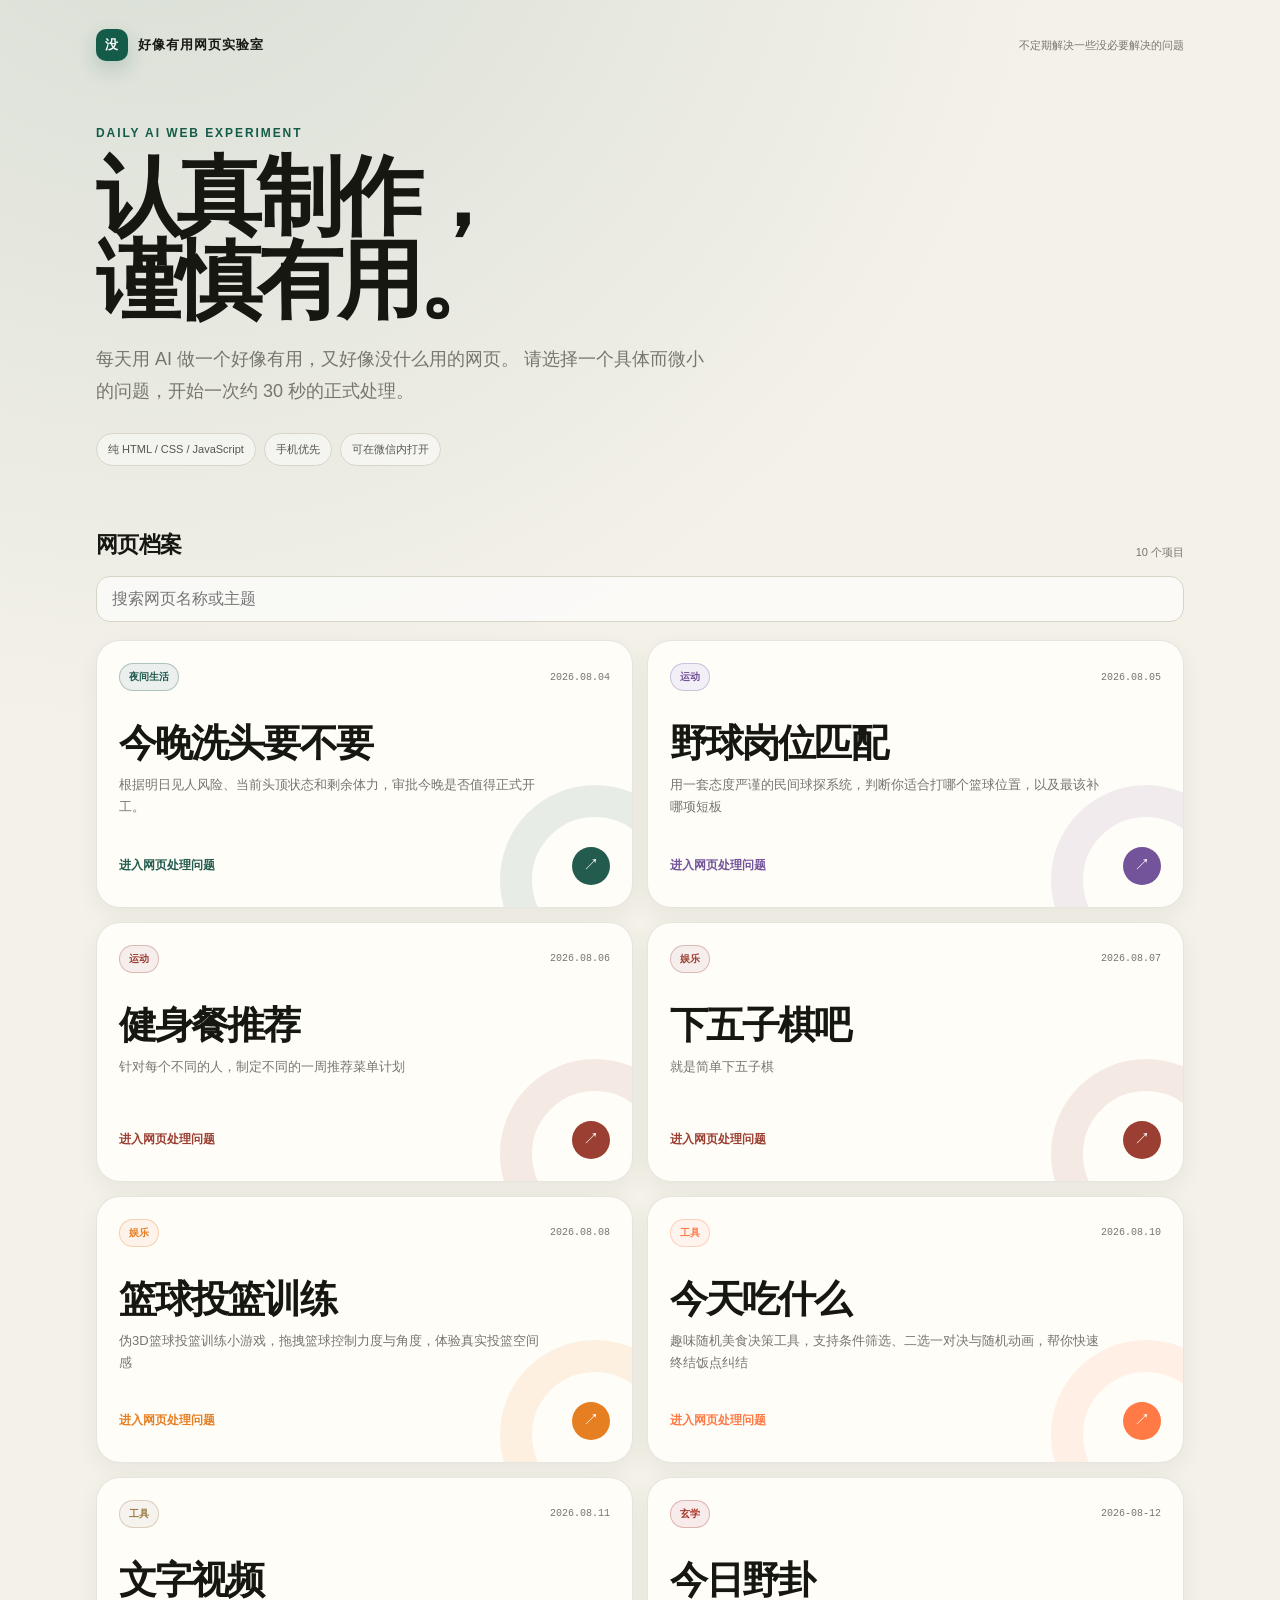
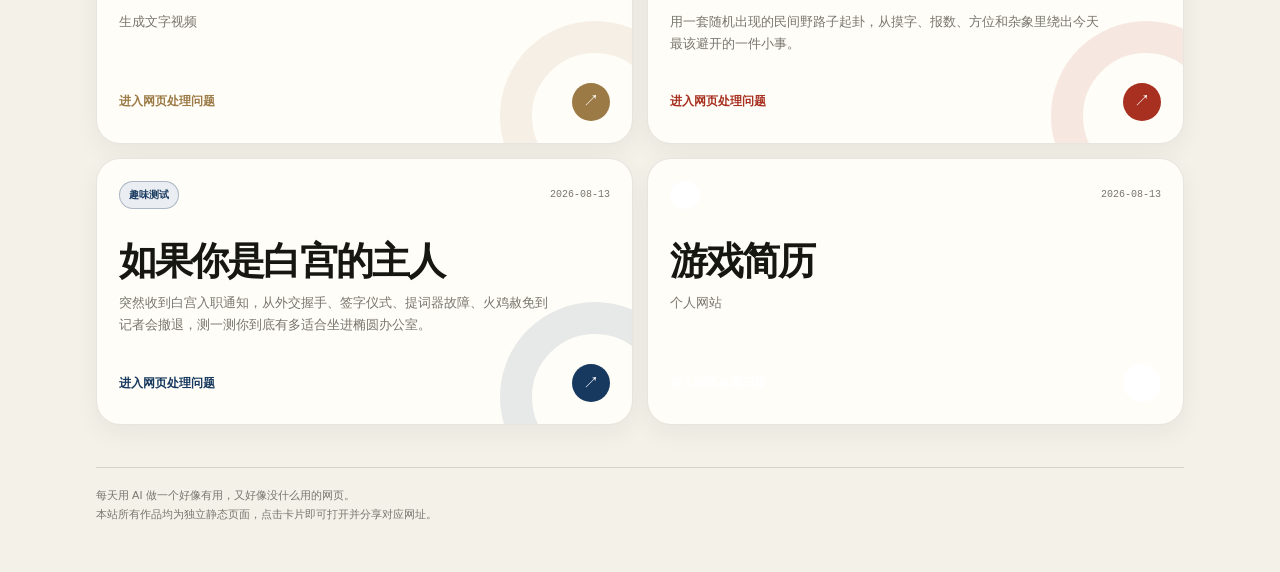
<file: index.html>
<!DOCTYPE html>
<html lang="zh-CN">
<head>
  <meta charset="UTF-8" />
  <meta name="viewport" content="width=device-width, initial-scale=1.0, viewport-fit=cover" />
  <meta name="theme-color" content="#f4f1e9" />
  <meta name="description" content="每天用 AI 做一个好像有用，又好像没什么用的网页。" />
  <title>好像有用网页实验室</title>
  <style>
    :root {
      --bg: #f4f1e9;
      --paper: #fffdf7;
      --ink: #161711;
      --muted: #77766e;
      --line: #d8d4c8;
      --accent: #155b4a;
      --accent-soft: #dfece6;
      --shadow: 0 18px 55px rgba(39, 42, 35, .10);
    }

    * { box-sizing: border-box; }

    html { scroll-behavior: smooth; }

    body {
      margin: 0;
      min-height: 100vh;
      color: var(--ink);
      background:
        radial-gradient(circle at 12% -8%, rgba(21, 91, 74, .13), transparent 35%),
        var(--bg);
      font-family: -apple-system, BlinkMacSystemFont, "Segoe UI", "PingFang SC",
        "Hiragino Sans GB", "Microsoft YaHei", sans-serif;
      -webkit-font-smoothing: antialiased;
    }

    button, input { font: inherit; }
    a { color: inherit; }

    .shell {
      width: min(100%, 1120px);
      margin: 0 auto;
      padding: 18px 16px 48px;
    }

    .nav {
      display: flex;
      align-items: center;
      justify-content: space-between;
      gap: 16px;
      min-height: 54px;
    }

    .brand {
      display: flex;
      align-items: center;
      gap: 10px;
      font-size: 13px;
      font-weight: 850;
      letter-spacing: .08em;
    }

    .brand-mark {
      display: grid;
      place-items: center;
      width: 32px;
      height: 32px;
      border-radius: 10px;
      color: #fff;
      background: var(--accent);
      box-shadow: 0 8px 20px rgba(21, 91, 74, .2);
    }

    .nav-note {
      color: var(--muted);
      font-size: 11px;
    }

    .hero {
      display: grid;
      gap: 26px;
      padding: 54px 0 36px;
    }

    .eyebrow {
      margin: 0 0 14px;
      color: var(--accent);
      font-size: 12px;
      font-weight: 850;
      letter-spacing: .16em;
    }

    h1 {
      max-width: 770px;
      margin: 0;
      font-size: clamp(42px, 9vw, 86px);
      line-height: .98;
      letter-spacing: -.065em;
    }

    .hero-copy {
      max-width: 620px;
      margin: 20px 0 0;
      color: var(--muted);
      font-size: clamp(15px, 2vw, 18px);
      line-height: 1.8;
    }

    .hero-meta {
      display: flex;
      flex-wrap: wrap;
      gap: 8px;
    }

    .pill {
      padding: 8px 11px;
      border: 1px solid var(--line);
      border-radius: 999px;
      background: rgba(255,255,255,.45);
      color: #56574f;
      font-size: 11px;
    }

    .section-head {
      display: flex;
      align-items: end;
      justify-content: space-between;
      gap: 18px;
      margin: 28px 0 16px;
    }

    .section-head h2 {
      margin: 0;
      font-size: 22px;
      letter-spacing: -.03em;
    }

    .count {
      color: var(--muted);
      font-size: 11px;
    }

    .toolbar {
      display: flex;
      gap: 10px;
      margin-bottom: 18px;
    }

    .search {
      width: 100%;
      min-height: 46px;
      padding: 0 15px;
      color: var(--ink);
      border: 1px solid var(--line);
      border-radius: 14px;
      outline: none;
      background: rgba(255,255,255,.65);
      transition: border .18s ease, box-shadow .18s ease, background .18s ease;
    }

    .search:focus {
      border-color: var(--accent);
      background: #fff;
      box-shadow: 0 0 0 4px rgba(21, 91, 74, .09);
    }

    .grid {
      display: grid;
      grid-template-columns: repeat(12, 1fr);
      gap: 14px;
    }

    .card {
      position: relative;
      grid-column: span 6;
      display: flex;
      min-height: 260px;
      overflow: hidden;
      text-decoration: none;
      border: 1px solid rgba(22, 23, 17, .10);
      border-radius: 24px;
      background: var(--paper);
      box-shadow: 0 8px 24px rgba(39, 42, 35, .055);
      transition: transform .22s ease, box-shadow .22s ease, border-color .22s ease;
      -webkit-tap-highlight-color: transparent;
    }

    .card:hover {
      transform: translateY(-4px);
      border-color: rgba(21, 91, 74, .35);
      box-shadow: var(--shadow);
    }

    .card:active { transform: scale(.992); }

    .card-main {
      position: relative;
      z-index: 1;
      display: flex;
      flex-direction: column;
      width: 100%;
      padding: 22px;
    }

    .card-top {
      display: flex;
      align-items: center;
      justify-content: space-between;
      gap: 12px;
    }

    .tag {
      display: inline-flex;
      padding: 6px 9px;
      border: 1px solid color-mix(in srgb, var(--card-accent) 30%, transparent);
      border-radius: 999px;
      color: var(--card-accent);
      background: color-mix(in srgb, var(--card-accent) 9%, white);
      font-size: 10px;
      font-weight: 800;
    }

    .date {
      color: var(--muted);
      font-family: ui-monospace, SFMono-Regular, Menlo, Consolas, monospace;
      font-size: 10px;
    }

    .card h3 {
      max-width: 420px;
      margin: 32px 0 10px;
      font-size: clamp(26px, 4vw, 38px);
      line-height: 1.08;
      letter-spacing: -.05em;
    }

    .card p {
      max-width: 430px;
      margin: 0;
      color: var(--muted);
      font-size: 13px;
      line-height: 1.7;
    }

    .card-bottom {
      display: flex;
      align-items: center;
      justify-content: space-between;
      gap: 12px;
      margin-top: auto;
      padding-top: 28px;
    }

    .open-text {
      color: var(--card-accent);
      font-size: 12px;
      font-weight: 850;
    }

    .arrow {
      display: grid;
      place-items: center;
      width: 38px;
      height: 38px;
      border-radius: 50%;
      color: #fff;
      background: var(--card-accent);
      transition: transform .2s ease;
    }

    .card:hover .arrow { transform: translate(2px, -2px); }

    .card-decoration {
      position: absolute;
      right: -58px;
      bottom: -68px;
      width: 190px;
      height: 190px;
      border: 32px solid color-mix(in srgb, var(--card-accent) 10%, transparent);
      border-radius: 50%;
      pointer-events: none;
    }

    .empty {
      display: none;
      padding: 42px 20px;
      text-align: center;
      color: var(--muted);
      border: 1px dashed var(--line);
      border-radius: 20px;
    }

    footer {
      margin-top: 42px;
      padding-top: 18px;
      color: var(--muted);
      border-top: 1px solid var(--line);
      font-size: 11px;
      line-height: 1.7;
    }

    @media (max-width: 720px) {
      .shell { padding: 12px 12px 36px; }
      .nav-note { display: none; }
      .hero { padding: 44px 4px 28px; }
      .grid { gap: 12px; }
      .card { grid-column: span 12; min-height: 250px; }
      .card-main { padding: 20px; }
      .card h3 { margin-top: 28px; }
    }

    @media (prefers-reduced-motion: reduce) {
      *, *::before, *::after {
        scroll-behavior: auto !important;
        animation-duration: .01ms !important;
        transition-duration: .01ms !important;
      }
    }
  </style>
</head>
<body>
  <main class="shell">
    <nav class="nav">
      <div class="brand">
        <span class="brand-mark">没</span>
        好像有用网页实验室
      </div>
      <span class="nav-note">不定期解决一些没必要解决的问题</span>
    </nav>

    <header class="hero">
      <div>
        <p class="eyebrow">DAILY AI WEB EXPERIMENT</p>
        <h1>认真制作，<br />谨慎有用。</h1>
        <p class="hero-copy">
          每天用 AI 做一个好像有用，又好像没什么用的网页。
          请选择一个具体而微小的问题，开始一次约 30 秒的正式处理。
        </p>
      </div>

      <div class="hero-meta">
        <span class="pill">纯 HTML / CSS / JavaScript</span>
        <span class="pill">手机优先</span>
        <span class="pill">可在微信内打开</span>
      </div>
    </header>

    <section aria-labelledby="worksTitle">
      <div class="section-head">
        <h2 id="worksTitle">网页档案</h2>
        <span class="count" id="countText">0 个项目</span>
      </div>

      <div class="toolbar">
        <input
          class="search"
          id="searchInput"
          type="search"
          placeholder="搜索网页名称或主题"
          maxlength="30"
          autocomplete="off"
          aria-label="搜索网页项目"
        />
      </div>

      <div class="grid" id="projectGrid"></div>
      <div class="empty" id="emptyState">没有找到相关网页，可能这个问题还不够没必要。</div>
    </section>

    <footer>
      每天用 AI 做一个好像有用，又好像没什么用的网页。<br />
      本站所有作品均为独立静态页面，点击卡片即可打开并分享对应网址。
    </footer>
  </main>

  <script>
    /*
      新增作品时，只需：
      1. 在 projects 下建立文件夹，并把作品保存为该文件夹里的 index.html
      2. 在下面的 projects 数组里增加一项

      href 必须使用相对路径，例如：./projects/wash-hair/
      不要写 /projects/wash-hair/，否则项目型 GitHub Pages 可能出现路径错误。
    */
    const projects = [
      {
        title: "今晚洗头要不要",
        description: "根据明日见人风险、当前头顶状态和剩余体力，审批今晚是否值得正式开工。",
        category: "夜间生活",
        date: "2026.08.04",
        href: "./projects/wash-hair/",
        accent: "#235b4e",
        keywords: "洗头 睡觉 拖延 清洁 审批"
      }
      ,
      {
        title: "野球岗位匹配",
        description: "用一套态度严谨的民间球探系统，判断你适合打哪个篮球位置，以及最该补哪项短板",
        category: "运动",
       date: "2026.08.05",
       href: "./projects/Basketball-Position-Matching/",
       accent: "#73539a",
       keywords: "运动 篮球 "
      }
      ,
      {
        title: "健身餐推荐",
        description: "针对每个不同的人，制定不同的一周推荐菜单计划",
        category: "运动",
       date: "2026.08.06",
       href: "./projects/Fit-Meal/",
       accent: "#9b3f32",
       keywords: "运动 食物 计划 采购 "
      }
      ,
      {
        title: "下五子棋吧",
        description: "就是简单下五子棋",
        category: "娱乐",
       date: "2026.08.07",
       href: "./projects/gomoku/",
       accent: "#9b3f32",
       keywords: "下棋 娱乐 "
      }
      ,
      {
      title: "篮球投篮训练",
      description: "伪3D篮球投篮训练小游戏，拖拽篮球控制力度与角度，体验真实投篮空间感",
      category: "娱乐",
      date: "2026.08.08",
      href: "./projects/basketball-shot/",
      accent: "#e67e22",
      keywords: "篮球 投篮 游戏 体育训练 "
      }
      ,
{
title: "今天吃什么",
description: "趣味随机美食决策工具，支持条件筛选、二选一对决与随机动画，帮你快速终结饭点纠结",
category: "工具",
date: "2026.08.10",
href: "./projects/eat-what/",
accent: "#ff7a45",
keywords: "今天吃什么 随机美食 吃饭选择 美食推荐 随机工具 "
}
      ,
{
title: "文字视频",
description: "生成文字视频",
category: "工具",
date: "2026.08.11",
href: "./projects/wordvideo/",
accent: "#9b7a45",
keywords: "形状 视频 生成  "
}
      ,
{
  title: "今日野卦",
  description: "用一套随机出现的民间野路子起卦，从摸字、报数、方位和杂象里绕出今天最该避开的一件小事。",
  category: "玄学",
  date: "2026-08-12",
  href: "./projects/do-divination/",
  accent: "#a73020",
  keywords: "算命 玄学 起卦 民间 野卦 今日运势 小事 宜忌"
}
      ,
      {
  title: "如果你是白宫的主人",
  description: "突然收到白宫入职通知，从外交握手、签字仪式、提词器故障、火鸡赦免到记者会撤退，测一测你到底有多适合坐进椭圆办公室。",
  category: "趣味测试",
  date: "2026-08-13",
  href: "./projects/white-house-master/",
  accent: "#17395f",
  keywords: "美国总统 白宫 总统模拟器 趣味测试 互动游戏 握手 提词器 火鸡赦免 记者会"
}
            ,
      {
  title: "游戏简历",
  description: "个人网站",
  category: "我",
  date: "2026-08-13",
  href: "./projects/playable-resume/",
  accent: "#ffffff",
  keywords: "我 个人简历 介绍 经历"
}
      // 复制下面这段即可新增：
      // ,{
      //   title: "今日摸鱼资格认证中心",
      //   description: "根据劳动贡献与精神状态，认证今日是否具备合理摸鱼资格。",
      //   category: "上班",
      //   date: "2026.08.05",
      //   href: "./projects/slack-off/",
      //   accent: "#9b3f32",
      //   keywords: "上班 摸鱼 工作"
      // }
      
    ];

    const grid = document.getElementById("projectGrid");
    const countText = document.getElementById("countText");
    const searchInput = document.getElementById("searchInput");
    const emptyState = document.getElementById("emptyState");

    function escapeHTML(value) {
      return String(value).replace(/[&<>'"]/g, (char) => ({
        "&": "&amp;",
        "<": "&lt;",
        ">": "&gt;",
        "'": "&#39;",
        '"': "&quot;"
      })[char]);
    }

    function render(list) {
      countText.textContent = `${list.length} 个项目`;
      emptyState.style.display = list.length ? "none" : "block";

      grid.innerHTML = list.map((project) => `
        <a
          class="card"
          href="${escapeHTML(project.href)}"
          style="--card-accent:${escapeHTML(project.accent)}"
          aria-label="打开${escapeHTML(project.title)}"
        >
          <div class="card-main">
            <div class="card-top">
              <span class="tag">${escapeHTML(project.category)}</span>
              <span class="date">${escapeHTML(project.date)}</span>
            </div>

            <h3>${escapeHTML(project.title)}</h3>
            <p>${escapeHTML(project.description)}</p>

            <div class="card-bottom">
              <span class="open-text">进入网页处理问题</span>
              <span class="arrow" aria-hidden="true">↗</span>
            </div>
          </div>
          <span class="card-decoration" aria-hidden="true"></span>
        </a>
      `).join("");
    }

    searchInput.addEventListener("input", () => {
      const query = searchInput.value.trim().toLowerCase();

      if (!query) {
        render(projects);
        return;
      }

      const filtered = projects.filter((project) => {
        const content = [
          project.title,
          project.description,
          project.category,
          project.keywords
        ].join(" ").toLowerCase();

        return content.includes(query);
      });

      render(filtered);
    });

    render(projects);
  </script>
</body>
</html>
</file>
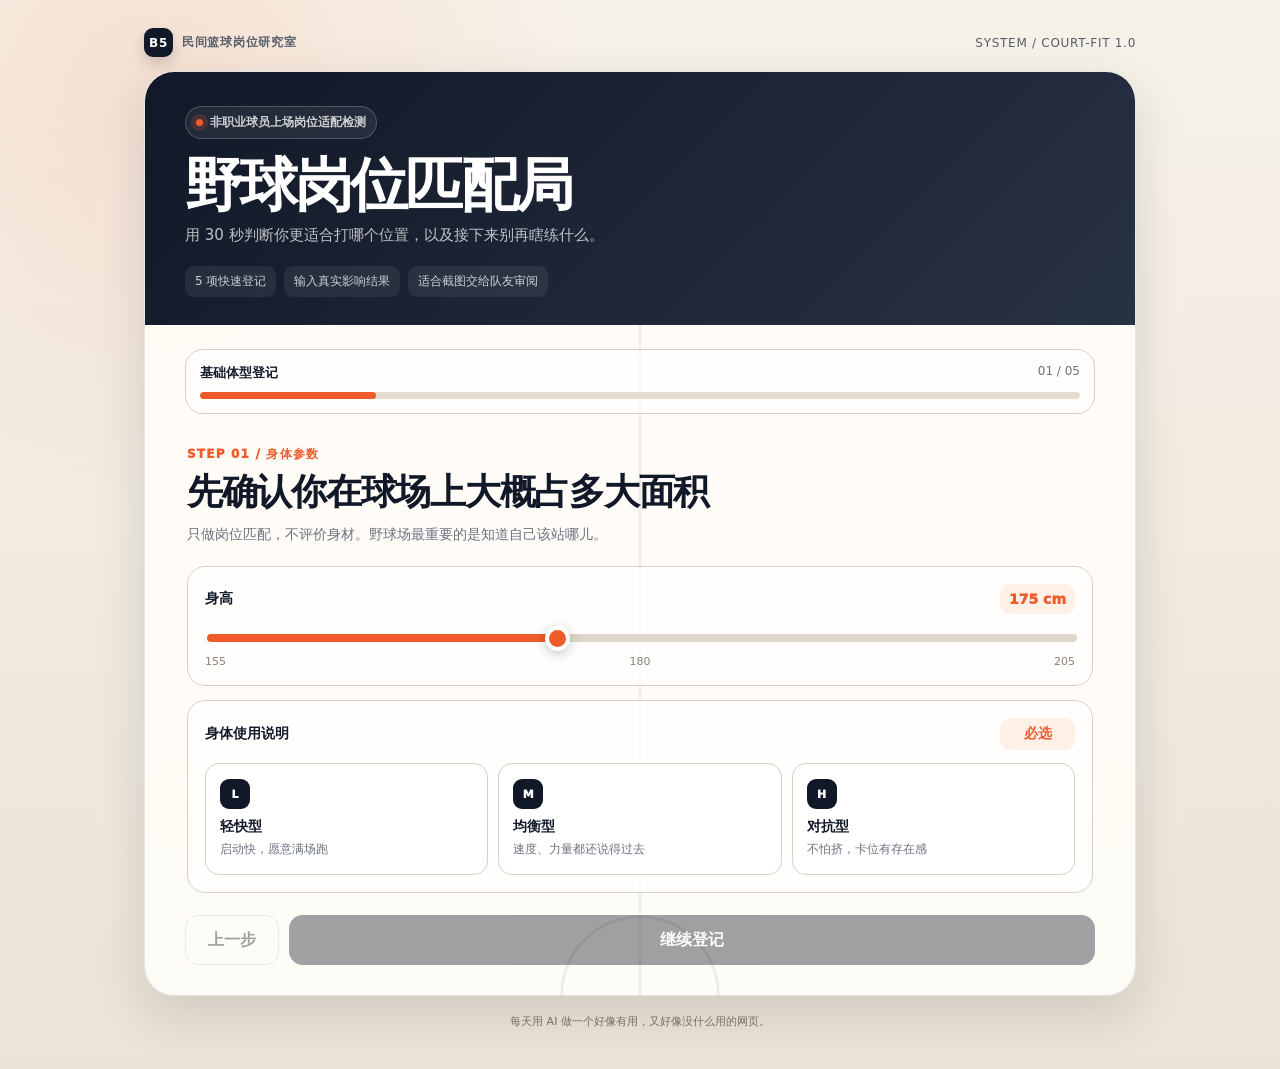
<file: Basketball Position Matching/index.html>
<!DOCTYPE html>
<html lang="zh-CN">
<head>
<meta charset="UTF-8">
<meta name="viewport" content="width=device-width,initial-scale=1,maximum-scale=1,user-scalable=no">
<meta name="theme-color" content="#111827">
<title>野球岗位匹配局｜你到底该打哪个位置</title>
<style>
:root{--ink:#111827;--paper:#f5efe4;--card:#fffdf8;--orange:#ef5b2a;--soft:#fff0e8;--line:#d8d0c2;--muted:#6b7280;--green:#167c62;--danger:#b42318;--shadow:0 18px 50px rgba(17,24,39,.13)}
*{box-sizing:border-box;-webkit-tap-highlight-color:transparent}html{scroll-behavior:smooth}body{margin:0;min-height:100vh;color:var(--ink);background:radial-gradient(circle at 12% 7%,rgba(239,91,42,.11),transparent 29%),linear-gradient(#f7f2e9,#ebe3d6);font-family:"PingFang SC","Microsoft YaHei",system-ui,-apple-system,sans-serif}button,input{font:inherit}[hidden]{display:none!important}button{border:0}.shell{width:min(100%,1040px);margin:auto;padding:18px 14px 28px}.topbar{display:flex;align-items:center;justify-content:space-between;gap:10px;margin-bottom:14px;color:#565e6a;font-size:12px;letter-spacing:.06em}.brand{display:flex;align-items:center;gap:9px;font-weight:900}.brand b{display:grid;place-items:center;width:29px;height:29px;border-radius:9px;color:#fff;background:var(--ink);box-shadow:0 6px 14px #1118272e}.app{position:relative;overflow:hidden;min-height:680px;border:1px solid #1118271a;border-radius:30px;background:#fffdf8f2;box-shadow:var(--shadow)}.court{position:absolute;inset:0;pointer-events:none;opacity:.08;background:linear-gradient(90deg,transparent 49.8%,var(--ink) 50%,transparent 50.2%),radial-gradient(circle at 50% 0,transparent 0 76px,var(--ink) 78px 79px,transparent 80px),radial-gradient(circle at 50% 100%,transparent 0 76px,var(--ink) 78px 79px,transparent 80px)}.screen{display:none;position:relative;z-index:1;min-height:680px;animation:fade .4s ease}.screen.active{display:block}@keyframes fade{from{opacity:0;transform:translateY(10px)}to{opacity:1;transform:none}}.hero{padding:26px 21px 20px;color:#fff;background:linear-gradient(135deg,#111827,#283245)}.eyebrow{display:inline-flex;align-items:center;gap:7px;padding:7px 10px;border:1px solid #ffffff31;border-radius:999px;background:#ffffff12;color:#ffffffc7;font-size:12px;font-weight:800}.dot{width:7px;height:7px;border-radius:50%;background:var(--orange);box-shadow:0 0 0 5px #ef5b2a2c}.hero h1{margin:17px 0 9px;font-size:clamp(36px,8vw,58px);line-height:1;letter-spacing:-.05em}.hero p{margin:0;max-width:700px;color:#ffffffb8;font-size:15px;line-height:1.7}.chips{display:flex;flex-wrap:wrap;gap:8px;margin-top:17px}.chip{padding:7px 10px;border-radius:9px;background:#ffffff12;color:#ffffffc2;font-size:12px}.workspace{padding:18px}.progress{padding:14px;border:1px solid var(--line);border-radius:18px;background:#ffffffb3}.progress-head{display:flex;justify-content:space-between;margin-bottom:10px;color:var(--muted);font-size:12px}.progress-head strong{color:var(--ink);font-size:13px}.track{height:7px;overflow:hidden;border-radius:999px;background:#e5ddd0}.bar{width:20%;height:100%;border-radius:inherit;background:var(--orange);transition:.32s}.panel{min-height:430px;padding:25px 2px 8px}.step{display:none;animation:slide .32s ease}.step.active{display:block}@keyframes slide{from{opacity:0;transform:translateX(13px)}to{opacity:1;transform:none}}.kicker{margin-bottom:8px;color:var(--orange);font-size:12px;font-weight:950;letter-spacing:.1em}.step h2{margin:0;font-size:clamp(25px,6vw,36px);line-height:1.18;letter-spacing:-.035em}.desc{margin:10px 0 20px;color:var(--muted);font-size:14px;line-height:1.65}.field{margin-top:14px;padding:17px;border:1px solid var(--line);border-radius:18px;background:#ffffffd4}.field-head{display:flex;align-items:center;justify-content:space-between;gap:12px;margin-bottom:13px;font-size:14px;font-weight:900}.value{min-width:75px;padding:7px 9px;border-radius:10px;color:var(--orange);background:var(--soft);text-align:center;font-weight:950;font-variant-numeric:tabular-nums}input[type=range]{appearance:none;width:100%;height:8px;border-radius:999px;outline:0;background:linear-gradient(to right,var(--orange) 0 50%,#ddd5c8 50%)}input[type=range]::-webkit-slider-thumb{appearance:none;width:25px;height:25px;border:4px solid #fff;border-radius:50%;background:var(--orange);box-shadow:0 3px 12px #1118273d;cursor:pointer}input[type=range]::-moz-range-thumb{width:17px;height:17px;border:4px solid #fff;border-radius:50%;background:var(--orange);box-shadow:0 3px 12px #1118273d;cursor:pointer}.range-labels{display:flex;justify-content:space-between;margin-top:9px;color:#8b8174;font-size:11px}.grid{display:grid;grid-template-columns:repeat(2,minmax(0,1fr));gap:10px}.grid.three{grid-template-columns:repeat(3,minmax(0,1fr))}.option{position:relative;min-height:99px;padding:14px;border:1px solid var(--line);border-radius:14px;background:#ffffffdc;color:var(--ink);text-align:left;cursor:pointer;transition:.18s}.option:hover{transform:translateY(-2px);border-color:#b8ad9b;box-shadow:0 10px 22px #11182712}.option:active{transform:scale(.98)}.option.selected{border-color:var(--orange);background:var(--soft);box-shadow:0 0 0 3px #ef5b2a18}.option.selected:after{content:"已登记";position:absolute;top:9px;right:9px;padding:3px 6px;border-radius:6px;color:#fff;background:var(--orange);font-size:9px;font-weight:950}.code{display:grid;place-items:center;width:30px;height:30px;margin-bottom:9px;border-radius:9px;color:#fff;background:var(--ink);font-size:11px;font-weight:950}.selected .code{background:var(--orange)}.option strong{display:block;margin-bottom:5px;font-size:14px}.option small{display:block;color:var(--muted);font-size:12px;line-height:1.45}.counter{display:inline-flex;margin-bottom:12px;padding:6px 9px;border-radius:8px;color:var(--muted);background:#eee8dc;font-size:12px;font-weight:900}.counter.ready{color:var(--green);background:#e6f3ee}.double{display:grid;gap:12px}.nav{display:flex;gap:10px;padding-top:14px}.btn{display:inline-flex;align-items:center;justify-content:center;min-height:50px;padding:0 18px;border-radius:14px;font-weight:950;cursor:pointer;transition:.18s}.btn:hover{transform:translateY(-1px)}.btn:active{transform:scale(.98)}.btn:disabled{opacity:.4;cursor:not-allowed;transform:none;box-shadow:none}.primary{flex:1;color:#fff;background:var(--ink);box-shadow:0 12px 24px #1118272e}.accent{flex:1;color:#fff;background:var(--orange);box-shadow:0 12px 26px #ef5b2a38}.secondary{min-width:94px;color:var(--ink);border:1px solid var(--line);background:#fffdf8}.error{display:none;margin-top:12px;padding:10px 12px;border:1px solid #f2c6c1;border-radius:10px;color:var(--danger);background:#fff0ef;font-size:13px}.error.show{display:block;animation:shake .25s}@keyframes shake{25%{transform:translateX(-5px)}75%{transform:translateX(5px)}}.loading{display:none;place-items:center;min-height:680px;padding:28px 20px;color:#fff;background:#111827}.loading.active{display:grid}.scanner{width:min(100%,480px);text-align:center}.ball{position:relative;overflow:hidden;width:150px;height:150px;margin:0 auto 25px;border:3px solid #ffffffdd;border-radius:50%;background:linear-gradient(90deg,transparent 48%,#111827 49% 51%,transparent 52%),radial-gradient(circle,transparent 0 43%,#111827 44% 46%,transparent 47%),var(--orange);box-shadow:0 18px 50px #0005;animation:turn 1.8s linear infinite}.ball:after{content:"";position:absolute;left:-20%;right:-20%;top:-12px;height:12px;background:#ffffffdf;box-shadow:0 0 18px #fff;animation:scan 1.25s ease-in-out infinite}@keyframes turn{to{transform:rotate(360deg)}}@keyframes scan{0%{top:0;opacity:0}15%,85%{opacity:1}100%{top:150px;opacity:0}}.loading h2{margin:0 0 8px;font-size:27px}.loading p{margin:0 0 21px;color:#ffffff94;font-size:13px}.log{min-height:88px;padding:14px;border:1px solid #ffffff1f;border-radius:14px;background:#ffffff0d;text-align:left;color:#ffffffbd;font:12px/1.8 ui-monospace,monospace}.log-line{opacity:0;animation:logIn .25s forwards}@keyframes logIn{to{opacity:1}}.loadbar{height:6px;margin-top:14px;overflow:hidden;border-radius:999px;background:#ffffff1f}.loadbar i{display:block;width:0;height:100%;background:var(--orange);animation:fill 2.5s ease forwards}@keyframes fill{to{width:100%}}.result{padding:16px;background:#e9e1d3}.result-wrap{width:min(100%,620px);margin:auto}.result-note{display:flex;justify-content:space-between;gap:10px;margin-bottom:12px;color:#655e54;font-size:11px}.report{position:relative;overflow:hidden;border:1px solid #cfc5b5;border-radius:27px;background:var(--card);box-shadow:0 24px 60px #1118272e}.report:before{content:"";position:absolute;inset:0;pointer-events:none;opacity:.18;background-image:radial-gradient(#11182755 .65px,transparent .65px);background-size:7px 7px}.report>*{position:relative;z-index:1}.report-head{padding:21px;color:#fff;background:var(--ink)}.labels{display:flex;justify-content:space-between;gap:10px;margin-bottom:15px;color:#ffffff9e;font-size:10px;letter-spacing:.08em}.position-row{display:flex;align-items:end;justify-content:space-between;gap:12px}.position-code{margin-bottom:7px;color:var(--orange);font-size:13px;font-weight:950;letter-spacing:.11em}.position-name{margin:0;font-size:clamp(32px,8vw,48px);line-height:1;letter-spacing:-.05em}.ring{display:grid;place-items:center;flex:0 0 auto;width:94px;height:94px;border:7px solid #ffffff24;border-top-color:var(--orange);border-radius:50%;transform:rotate(-14deg)}.ring div{transform:rotate(14deg);text-align:center}.ring b{display:block;font-size:33px;line-height:.95}.ring span{color:#ffffff91;font-size:10px}.report-body{padding:20px 21px 18px}.badge{display:inline-flex;margin-bottom:15px;padding:7px 10px;border:1px solid #e8a98a;border-radius:999px;color:#a53b16;background:var(--soft);font-size:12px;font-weight:950}.analysis{margin:0;color:#353b46;font-size:14px;line-height:1.75}.report-grid{display:grid;grid-template-columns:1fr 1fr;gap:10px;margin-top:17px}.box{padding:14px;border:1px solid var(--line);border-radius:14px;background:#ffffffb8}.box.wide{grid-column:1/-1}.box small{display:block;margin-bottom:7px;color:var(--muted);font-size:10px;font-weight:950;letter-spacing:.09em}.box strong{display:block;font-size:14px;line-height:1.55}.focus{margin-top:16px;padding:15px;border-left:5px solid var(--orange);border-radius:12px;background:#f2ece1}.focus span{display:block;margin-bottom:5px;color:#7b7469;font-size:10px;font-weight:950;letter-spacing:.1em}.focus strong{font-size:17px;line-height:1.45}.share{margin:18px 0 0;padding-top:15px;border-top:1px dashed #cfc5b5;font-size:18px;font-weight:950;line-height:1.5}.report-foot{display:grid;grid-template-columns:1fr auto;gap:10px;align-items:end;padding:15px 21px 19px;border-top:1px solid #d7cebf;background:#f2ece1;color:#6d665b;font-size:10px;line-height:1.6}.stamp{display:grid;place-items:center;width:74px;height:74px;border:3px double var(--orange);border-radius:50%;color:var(--orange);transform:rotate(-8deg);text-align:center;font-weight:950;letter-spacing:.08em}.actions{display:grid;grid-template-columns:1fr 1fr;gap:10px;margin-top:14px}.feedback{min-height:18px;margin-top:8px;color:var(--green);text-align:center;font-size:12px;font-weight:900}.footer{padding:18px 4px 0;color:#7c7468;text-align:center;font-size:11px}
@media(min-width:760px){.shell{padding:28px 24px 40px}.app,.screen,.loading{min-height:720px}.hero{padding:34px 40px 28px}.workspace{padding:24px 40px 30px}.panel{padding-top:32px}.grid{grid-template-columns:repeat(3,minmax(0,1fr))}.option{min-height:112px}}
@media(max-width:410px){.shell{padding-inline:10px}.app{border-radius:23px}.hero{padding-inline:17px}.workspace{padding-inline:13px}.grid.three{grid-template-columns:repeat(2,minmax(0,1fr))}.ring{width:81px;height:81px}.ring b{font-size:29px}}
@media(prefers-reduced-motion:reduce){*,*:before,*:after{animation-duration:.01ms!important;animation-iteration-count:1!important;transition-duration:.01ms!important;scroll-behavior:auto!important}}
</style>
</head>
<body>
<main class="shell">
  <div class="topbar"><div class="brand"><b>B5</b><span>民间篮球岗位研究室</span></div><span>SYSTEM / COURT-FIT 1.0</span></div>
  <section class="app" aria-live="polite"><div class="court"></div>
    <section class="screen active" id="quiz">
      <header class="hero">
        <div class="eyebrow"><i class="dot"></i>非职业球员上场岗位适配检测</div>
        <h1>野球岗位匹配局</h1>
        <p>用 30 秒判断你更适合打哪个位置，以及接下来别再瞎练什么。</p>
        <div class="chips"><span class="chip">5 项快速登记</span><span class="chip">输入真实影响结果</span><span class="chip">适合截图交给队友审阅</span></div>
      </header>
      <div class="workspace">
        <div class="progress"><div class="progress-head"><strong id="progressTitle">基础体型登记</strong><span id="progressText">01 / 05</span></div><div class="track"><div class="bar" id="progressBar"></div></div></div>
        <div class="panel">
          <section class="step active">
            <div class="kicker">STEP 01 / 身体参数</div><h2>先确认你在球场上大概占多大面积</h2><p class="desc">只做岗位匹配，不评价身材。野球场最重要的是知道自己该站哪儿。</p>
            <div class="field"><div class="field-head"><label for="height">身高</label><span class="value" id="heightValue">175 cm</span></div><input id="height" type="range" min="155" max="205" value="175"><div class="range-labels"><span>155</span><span>180</span><span>205</span></div></div>
            <div class="field"><div class="field-head"><span>身体使用说明</span><span class="value">必选</span></div><div class="grid three" id="buildGrid"></div></div>
          </section>
          <section class="step"><div class="kicker">STEP 02 / 接球本能</div><h2>球一到手，你的第一反应通常是什么</h2><p class="desc">别选理想中的自己，选队友最常看到的那个版本。</p><div class="grid" id="instinctGrid"></div></section>
          <section class="step"><div class="kicker">STEP 03 / 可用技能</div><h2>选出你现在最能拿得出手的两项</h2><p class="desc">必须恰好选两项。系统不接受“我什么都会一点”这种模糊汇报。</p><div class="counter" id="counter">已选 0 / 2</div><div class="grid" id="skillsGrid"></div></section>
          <section class="step"><div class="kicker">STEP 04 / 短板备案</div><h2>目前最容易让你露馅的是哪一项</h2><p class="desc">这会直接决定报告里的训练重点。诚实一点，队友早就知道。</p><div class="grid" id="weaknessGrid"></div></section>
          <section class="step"><div class="kicker">STEP 05 / 球场倾向</div><h2>最后登记一下你的真实上场作风</h2><p class="desc">两个数值没有好坏，只决定你更像发动机、终结点，还是专业收拾残局的人。</p>
            <div class="double">
              <div class="field"><div class="field-head"><span>持球欲望</span><span class="value" id="demandValue">55%</span></div><input id="demand" type="range" min="0" max="100" value="55"><div class="range-labels"><span>无球也能活</span><span>球到我手会更好</span></div></div>
              <div class="field"><div class="field-head"><span>脏活接受度</span><span class="value" id="dirtyValue">60%</span></div><input id="dirty" type="range" min="0" max="100" value="60"><div class="range-labels"><span>只做高光镜头</span><span>卡位补防都能谈</span></div></div>
            </div><div class="error" id="error">还有项目没有登记完整，系统暂时无法安排你上场。</div>
          </section>
        </div>
        <div class="nav"><button class="btn secondary" id="prev" disabled>上一步</button><button class="btn primary" id="next" disabled>继续登记</button><button class="btn accent" id="submit" hidden>提交上场安排</button></div>
      </div>
    </section>
    <section class="screen loading" id="loading"><div class="scanner"><div class="ball"></div><h2>正在安排你的场上岗位</h2><p>请勿在系统运行时临时声称自己“其实能打控卫”</p><div class="log" id="log"></div><div class="loadbar"><i></i></div></div></section>
    <section class="screen result" id="result"><div class="result-wrap">
      <div class="result-note"><span>建议整卡截图，不必单独截分数</span><span>民间报告，仅供组队互相甩锅</span></div>
      <article class="report">
        <header class="report-head"><div class="labels"><span>COURT POSITION REPORT</span><span id="noTop">NO. B5-000000</span></div><div class="position-row"><div><div class="position-code" id="posCode">POSITION / PG</div><h2 class="position-name" id="posName">控球后卫</h2></div><div class="ring"><div><b id="score">78</b><span>适配分</span></div></div></div></header>
        <div class="report-body"><div class="badge" id="badge">● 三级稳定轮换</div><p class="analysis" id="analysis"></p><div class="report-grid"><div class="box"><small>岗位称号</small><strong id="identity"></strong></div><div class="box"><small>趣味数据</small><strong id="fun"></strong></div><div class="box wide"><small>具体建议</small><strong id="advice"></strong></div></div><div class="focus"><span>接下来优先练</span><strong id="focus"></strong></div><p class="share" id="share"></p></div>
        <footer class="report-foot"><div><div id="date"></div><div id="reportNo"></div><div>签发单位：民间篮球岗位研究室 / 非官方但态度认真</div></div><div class="stamp">岗位<br>适配<br>已备案</div></footer>
      </article>
      <div class="actions"><button class="btn secondary" id="reset">重新测试</button><button class="btn accent" id="copy">复制分享文案</button></div><div class="feedback" id="feedback"></div>
    </div></section>
  </section>
  <footer class="footer">每天用 AI 做一个好像有用，又好像没什么用的网页。</footer>
</main>
<script>
// ===== 选项与状态 =====
const optionData={
 build:[['L','light','轻快型','启动快，愿意满场跑'],['M','balanced','均衡型','速度、力量都还说得过去'],['H','strong','对抗型','不怕挤，卡位有存在感']],
 instinct:[['01','organize','先看队友位置','习惯找空位和错位'],['02','attack','先试着突破','能不能进另说，气势先到'],['03','shoot','有空间就投','不拖回合，尊重手感'],['04','rebound','先判断篮板落点','进不进都准备补第二下'],['05','screen','先给持球人做掩护','默默让进攻变顺一点'],['06','cut','立刻跑空位','无球也不愿原地开会']],
 skills:[['H','handle','控球推进','被贴防时还能把球带过半场'],['S','shoot','外线投射','空位出手不需要做思想建设'],['F','finish','突破终结','能把第一步优势带到篮下'],['D','defense','单兵防守','至少能让对面打得不太舒服'],['R','rebound','篮板卡位','知道球没进时该去哪里'],['P','passing','传球视野','能看见弱侧那个被遗忘的人']],
 weakness:[['A','pressure','受压运球','一上夹击，球权开始紧张'],['B','shooting','投篮稳定','热身像射手，比赛像抽样'],['C','stamina','连续体能','第二局开始主动申请底角'],['D','contact','身体对抗','路线没丢，人先被挤没了'],['E','footwork','防守脚步','判断没错，横移晚半拍'],['F','decision','出球决策','机会来过，只是处理得很含蓄']]
};
const state={height:175,build:'',instinct:'',skills:[],weakness:'',demand:55,dirty:60};
const steps=[...document.querySelectorAll('.step')],titles=['基础体型登记','接球本能登记','现有技能登记','短板风险备案','球场倾向确认'];let current=0;
const $=id=>document.getElementById(id),quiz=$('quiz'),loading=$('loading'),result=$('result'),prev=$('prev'),next=$('next'),submit=$('submit'),error=$('error'),counter=$('counter');
function renderOptions(group,id,multi=false){$(id).innerHTML=optionData[group].map(([code,value,title,note])=>`<button type="button" class="option" data-group="${group}" data-value="${value}" data-multi="${multi}"><span class="code">${code}</span><strong>${title}</strong><small>${note}</small></button>`).join('')}
renderOptions('build','buildGrid');renderOptions('instinct','instinctGrid');renderOptions('skills','skillsGrid',true);renderOptions('weakness','weaknessGrid');

// ===== 基础交互 =====
function setFill(input){const p=(input.value-input.min)/(input.max-input.min)*100;input.style.background=`linear-gradient(to right,var(--orange) 0 ${p}%,#ddd5c8 ${p}% 100%)`}
['height','demand','dirty'].forEach(id=>setFill($(id)));
$('height').oninput=e=>{state.height=+e.target.value;$('heightValue').textContent=state.height+' cm';setFill(e.target)};
$('demand').oninput=e=>{state.demand=+e.target.value;$('demandValue').textContent=state.demand+'%';setFill(e.target)};
$('dirty').oninput=e=>{state.dirty=+e.target.value;$('dirtyValue').textContent=state.dirty+'%';setFill(e.target)};
document.addEventListener('click',e=>{const card=e.target.closest('.option');if(!card)return;const group=card.dataset.group,value=card.dataset.value;if(card.dataset.multi==='true'){
  if(state.skills.includes(value)){state.skills=state.skills.filter(v=>v!==value);card.classList.remove('selected')}
  else if(state.skills.length<2){state.skills.push(value);card.classList.add('selected')}
  else{counter.textContent='只能选 2 项，请先取消一项';counter.classList.remove('ready');return}
  counter.textContent=state.skills.length===2?'已选 2 / 2，可以继续':`已选 ${state.skills.length} / 2`;counter.classList.toggle('ready',state.skills.length===2);
 }else{document.querySelectorAll(`[data-group="${group}"]`).forEach(x=>x.classList.remove('selected'));card.classList.add('selected');state[group]=value}error.classList.remove('show');updateNav()});
function valid(i){return [()=>!!state.build,()=>!!state.instinct,()=>state.skills.length===2,()=>!!state.weakness,()=>true][i]()}
function updateNav(){prev.disabled=current===0;const last=current===4;next.hidden=last;submit.hidden=!last;next.disabled=!valid(current);$('progressTitle').textContent=titles[current];$('progressText').textContent=String(current+1).padStart(2,'0')+' / 05';$('progressBar').style.width=(current+1)*20+'%'}
function go(i){current=Math.max(0,Math.min(4,i));steps.forEach((s,n)=>s.classList.toggle('active',n===current));updateNav()}
prev.onclick=()=>go(current-1);next.onclick=()=>valid(current)&&go(current+1);
function show(el){[quiz,loading,result].forEach(x=>x.classList.remove('active'));el.classList.add('active');scrollTo({top:0,behavior:'smooth'})}

// ===== 位置匹配算法：用户输入为主，随机仅用于微小同分波动 =====
const clamp=(v,min,max)=>Math.min(max,Math.max(min,v));
const gauss=(v,c,s)=>Math.max(0,24-Math.abs(v-c)/s*24);
function add(scores,map,w=1){Object.entries(map).forEach(([k,v])=>scores[k]+=v*w)}
function calculate(){const s={PG:28,SG:28,SF:28,PF:28,C:28};
 s.PG+=gauss(state.height,173,18);s.SG+=gauss(state.height,179,18);s.SF+=gauss(state.height,185,17);s.PF+=gauss(state.height,191,16);s.C+=gauss(state.height,197,15);
 add(s,{light:{PG:14,SG:10,SF:4,PF:-3,C:-6},balanced:{PG:6,SG:10,SF:12,PF:8,C:3},strong:{PG:-4,SG:2,SF:9,PF:14,C:16}}[state.build]);
 add(s,{organize:{PG:18,SG:4,SF:7,PF:2,C:1},attack:{PG:9,SG:16,SF:12,PF:4,C:0},shoot:{PG:5,SG:18,SF:13,PF:5,C:1},rebound:{PG:-2,SG:2,SF:8,PF:17,C:18},screen:{PG:1,SG:4,SF:8,PF:17,C:16},cut:{PG:6,SG:12,SF:16,PF:8,C:4}}[state.instinct]);
 const skill={handle:{PG:16,SG:9,SF:4,PF:0,C:-2},shoot:{PG:7,SG:16,SF:14,PF:7,C:1},finish:{PG:9,SG:14,SF:14,PF:8,C:5},defense:{PG:8,SG:9,SF:14,PF:13,C:10},rebound:{PG:-2,SG:2,SF:8,PF:16,C:18},passing:{PG:17,SG:7,SF:10,PF:7,C:5}};state.skills.forEach(x=>add(s,skill[x]));
 add(s,{pressure:{PG:-15,SG:-7,SF:-3,PF:0,C:0},shooting:{PG:-5,SG:-14,SF:-10,PF:-4,C:0},stamina:{PG:-10,SG:-8,SF:-8,PF:-6,C:-5},contact:{PG:-2,SG:-4,SF:-7,PF:-13,C:-16},footwork:{PG:-8,SG:-8,SF:-10,PF:-9,C:-7},decision:{PG:-15,SG:-6,SF:-5,PF:-3,C:-2}}[state.weakness]);
 const d=(state.demand-50)/50,w=(state.dirty-50)/50;s.PG+=d*15+w*2;s.SG+=d*10+w*4;s.SF+=d*4+w*8;s.PF-=d*5;s.PF+=w*14;s.C-=d*8;s.C+=w*15;Object.keys(s).forEach(k=>s[k]+=Math.random()*3.2-1.6);
 const sorted=Object.entries(s).sort((a,b)=>b[1]-a[1]),position=sorted[0][0],raw=sorted[0][1],gap=raw-sorted[1][1],score=Math.round(clamp(46+(raw-55)*.55+gap*.8,48,94));return{position,gap,score}}

// ===== 报告文案 =====
const info={
 PG:{name:'控球后卫',identity:'回合秩序维护员',analysis:'你的输入显示，你更习惯先观察、再处理球权。你不一定是全场最能得分的人，但很可能是那个让队友终于站到正确位置的人。系统认为你适合掌控节奏、推进和第一次进攻选择；风险是当你过度负责时，容易把一次普通野球打成临时项目管理。',share:'系统判定：我应该打控卫，主要负责让大家别各打各的。'},
 SG:{name:'得分后卫',identity:'外线回合兑现员',analysis:'你的岗位价值集中在快速攻击、接球投篮和缩短犹豫时间。你适合把队友辛苦创造的半秒空位，尽量转换成记分牌上的实际变化。系统同时提醒：得分后卫的重点不是每球都投，而是让对手相信你下一球真的会进。',share:'系统判定：我适合打分卫，工作内容是把空位变成队友愿意继续传球。'},
 SF:{name:'小前锋',identity:'全场问题补丁员',analysis:'你的能力分布没有明显偏科，适合在外线、侧翼和篮下之间不断补位。你不是某一项最夸张的人，却很可能是阵容里最不容易被换下的人。系统判断你适合处理错位、防守最难对付的那个人，以及在队友突然失去战术记忆时接管残局。',share:'系统判定：我适合打小前锋，哪里出问题就先去哪里。'},
 PF:{name:'大前锋',identity:'对抗与空间协调员',analysis:'你对卡位、掩护、协防和二次进攻的接受度明显高于平均值。系统认为你适合在不占太多球权的情况下，持续给回合增加含金量。大前锋的高级感不在于总站篮下，而在于知道什么时候靠近篮筐，什么时候给队友腾出一条能走的路。',share:'系统判定：我适合打大前锋，负责把没人在意的回合做完整。'},
 C:{name:'中锋',identity:'禁区基础设施',analysis:'你的体型、对抗倾向和脏活接受度，让你更适合成为禁区里的稳定参照物。系统预计你在篮板、护筐、掩护和终结方面能持续提供价值。请注意，中锋不是站在篮下等球的人，而是负责让对面每次进来都觉得手续很多的人。',share:'系统判定：我适合打中锋，主要负责让禁区变得不好办事。'}
};
const grades=[{min:88,name:'一级体系核心',note:'该岗位与你的当前配置高度一致'},{min:80,name:'二级首发适配',note:'上场职责清晰，队友容易理解'},{min:72,name:'三级稳定轮换',note:'可长期使用，仍有一项关键短板'},{min:62,name:'四级岗位可塑',note:'方向基本正确，需要专项训练'},{min:0,name:'五级临时顶班',note:'先别固定位置，建议从简单职责开始'}];
const focusMap={pressure:['受压运球：弱手护球 + 变向后出球','连续两周，每次打球前做 8 分钟弱手推进和一对一护球。目标不是花，而是被贴防后还能抬头看人。'],shooting:['投篮稳定：固定脚步 + 定点重复','先固定两个最常出现的出手点，每个点完成 30 次同脚步投篮。别急着练后撤步，先让空位球看起来像同一个动作。'],stamina:['连续体能：短间歇折返 + 回合恢复','每周做 2 次 10 组短折返，组间只休 20 秒。你需要的不是跑马拉松，而是第二局还能认真回防。'],contact:['身体对抗：核心稳定 + 合法占位','把训练重点放在深蹲、侧向抗阻和卡位脚步。先学会稳稳占住位置，再考虑用力量把别人推出画面。'],footwork:['防守脚步：横移节奏 + 第一拍判断','做 5 分钟镜像滑步，再练“封一侧、逼弱手”。别同时防住所有可能，先把对手最舒服的路线拿走。'],decision:['出球决策：0.5 秒阅读 + 提前预判','接球前先看一次弱侧，接球后只保留投、突、传三个选项。减少停球观察，野球场不会给你开第二次会议。']};
function fun(pos){const touch=Math.round(18+state.demand*.42),dirty=Math.round(state.dirty*.73),h=state.height-175;return{PG:`预计每场主动要球 ${touch} 次`,SG:`空位出手响应速度约 ${Math.max(.6,1.8-state.demand/100).toFixed(1)} 秒`,SF:`阵容漏洞覆盖率约 ${clamp(58+dirty/2,58,92)}%`,PF:`每场可消化脏活约 ${clamp(5+Math.round(dirty/8),5,14)} 项`,C:`禁区存在感指数 ${clamp(66+h+Math.round(state.dirty/5),60,96)}`}[pos]}
function dateText(){const d=new Date();return`${d.getFullYear()}-${String(d.getMonth()+1).padStart(2,'0')}-${String(d.getDate()).padStart(2,'0')}`}
function reportNumber(pos){const d=new Date(),date=`${String(d.getFullYear()).slice(-2)}${String(d.getMonth()+1).padStart(2,'0')}${String(d.getDate()).padStart(2,'0')}`;return`B5-${pos}-${date}-${Math.floor(1000+Math.random()*9000)}`}
function render(r){const i=info[r.position],g=grades.find(x=>r.score>=x.min),f=focusMap[state.weakness],no=reportNumber(r.position),gap=r.gap>=10?'岗位倾向非常明确':r.gap>=5?'主岗位清晰，但可兼任相邻位置':'主岗位与副岗位接近，属于可摇摆配置';$('noTop').textContent='NO. '+no;$('posCode').textContent='POSITION / '+r.position;$('posName').textContent=i.name;$('score').textContent=r.score;$('badge').textContent=`● ${g.name} · ${gap}`;$('identity').textContent=i.identity;$('analysis').textContent=`${i.analysis} 当前评级为“${g.name}”，${g.note}。`;$('advice').textContent=f[1];$('focus').textContent=f[0];$('fun').textContent=fun(r.position);$('share').textContent=i.share;$('date').textContent='签发日期：'+dateText();$('reportNo').textContent='报告编号：'+no;$('feedback').textContent=''}

// ===== 仪式感扫描 =====
const messages=['正在比对你的身高与实际站位野心……','正在核查你拿球后是否会突然失去队友视野……','正在计算你对卡位、补防和折返跑的真实耐心……','正在排除“因为球衣背号所以想打这个位置”的干扰项……','正在连接民间野球岗位数据库……'];
submit.onclick=()=>{if(![0,1,2,3].every(valid)){error.classList.add('show');return}const r=calculate(),log=$('log');log.innerHTML='';show(loading);messages.forEach((m,n)=>setTimeout(()=>{const line=document.createElement('div');line.className='log-line';line.textContent='> '+m;log.appendChild(line)},n*430));setTimeout(()=>{render(r);show(result)},2550)};

// ===== 复制与重新测试 =====
$('copy').onclick=async()=>{const text=`${$('share').textContent}\n适配位置：${$('posName').textContent}｜适配分：${$('score').textContent}\n优先训练：${$('focus').textContent}`;try{await navigator.clipboard.writeText(text)}catch(e){const t=document.createElement('textarea');t.value=text;document.body.appendChild(t);t.select();document.execCommand('copy');t.remove()}$('feedback').textContent='分享文案已复制，可以发给队友申请岗位。'};
$('reset').onclick=()=>{Object.assign(state,{height:175,build:'',instinct:'',skills:[],weakness:'',demand:55,dirty:60});$('height').value=175;$('heightValue').textContent='175 cm';$('demand').value=55;$('demandValue').textContent='55%';$('dirty').value=60;$('dirtyValue').textContent='60%';['height','demand','dirty'].forEach(id=>setFill($(id)));document.querySelectorAll('.option.selected').forEach(x=>x.classList.remove('selected'));counter.textContent='已选 0 / 2';counter.classList.remove('ready');error.classList.remove('show');go(0);show(quiz)};
updateNav();
</script>
</body>
</html>
</file>
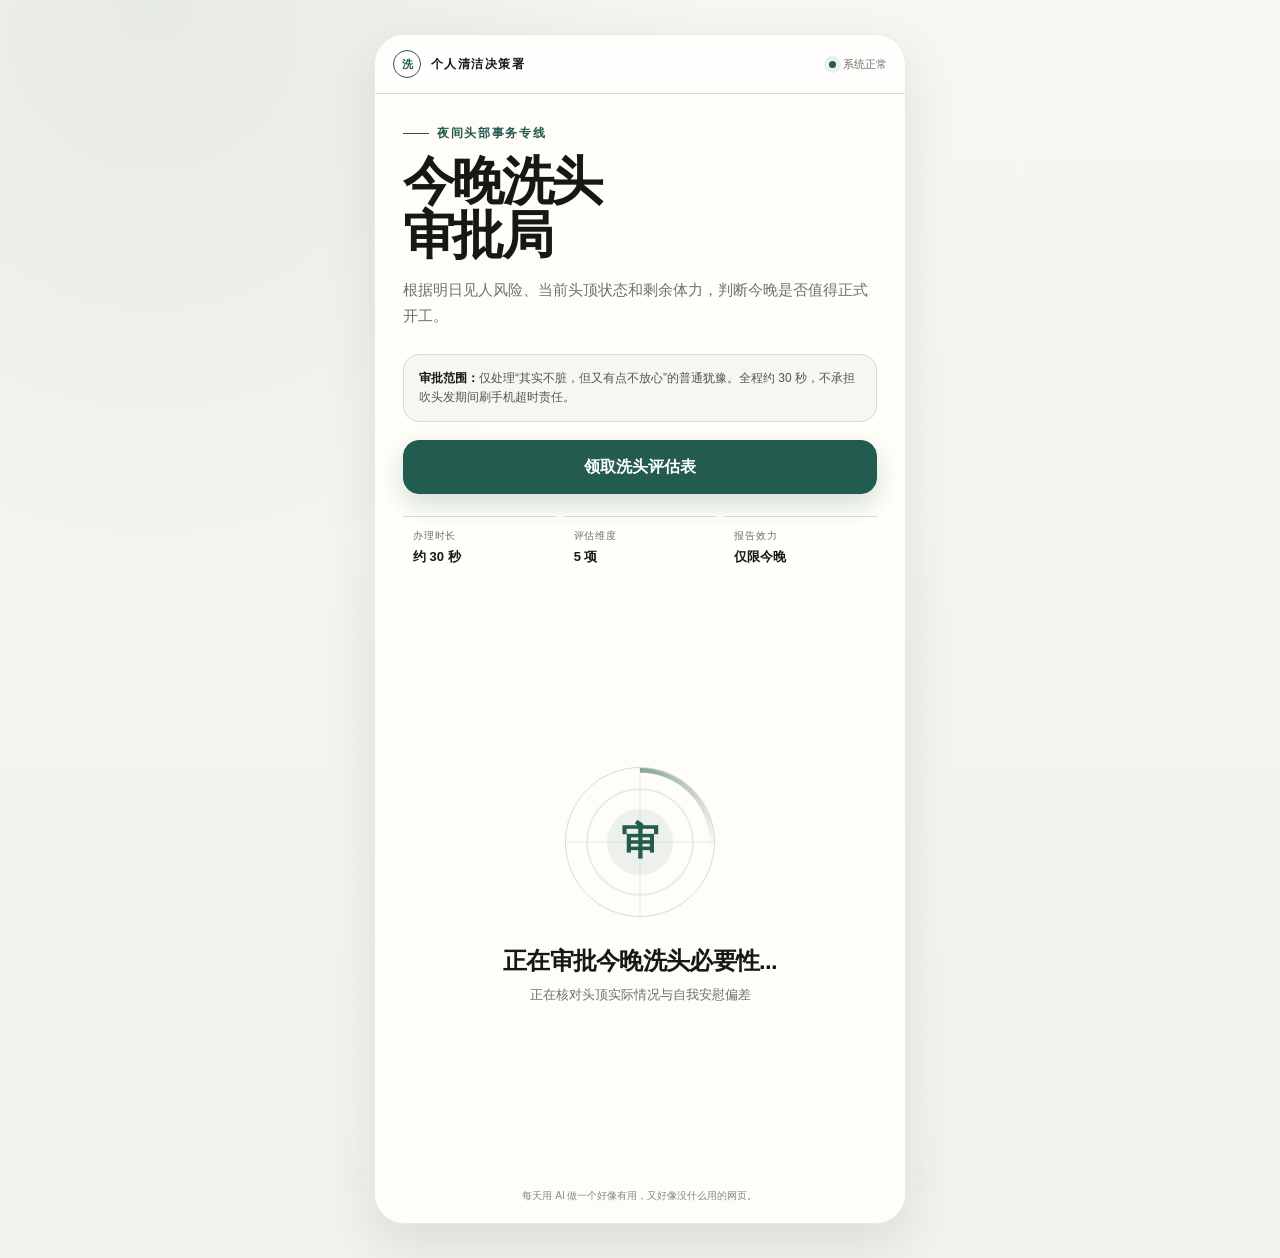
<file: project/wash-hair/index.html>
<!DOCTYPE html>
<html lang="zh-CN">
<head>
  <meta charset="UTF-8" />
  <meta name="viewport" content="width=device-width, initial-scale=1.0, viewport-fit=cover" />
  <meta name="theme-color" content="#f2f1ed" />
  <title>今晚洗头审批局</title>
  <style>
    :root {
      --bg: #f2f1ed;
      --paper: #fffef9;
      --ink: #171816;
      --muted: #6f716b;
      --line: #d8d8d1;
      --accent: #235b4e;
      --accent-soft: #e4eee9;
      --danger: #a64136;
      --shadow: 0 18px 50px rgba(31, 37, 33, 0.10);
      --radius: 24px;
    }

    * { box-sizing: border-box; }

    html { scroll-behavior: smooth; }

    body {
      margin: 0;
      min-height: 100vh;
      color: var(--ink);
      background:
        radial-gradient(circle at 12% 0%, rgba(35, 91, 78, 0.08), transparent 34%),
        linear-gradient(180deg, #f7f6f2 0%, var(--bg) 100%);
      font-family: -apple-system, BlinkMacSystemFont, "Segoe UI", "PingFang SC", "Hiragino Sans GB", "Microsoft YaHei", sans-serif;
      -webkit-font-smoothing: antialiased;
    }

    button, input { font: inherit; }

    button { -webkit-tap-highlight-color: transparent; }

    .page {
      width: min(100%, 560px);
      margin: 0 auto;
      padding: 18px 14px 28px;
    }

    .app-shell {
      position: relative;
      overflow: hidden;
      min-height: calc(100vh - 46px);
      background: rgba(255, 254, 249, 0.92);
      border: 1px solid rgba(23, 24, 22, 0.09);
      border-radius: 30px;
      box-shadow: var(--shadow);
      backdrop-filter: blur(6px);
    }

    .topbar {
      display: flex;
      justify-content: space-between;
      align-items: center;
      padding: 15px 18px;
      border-bottom: 1px solid var(--line);
      background: rgba(255,255,255,0.55);
    }

    .bureau {
      display: flex;
      align-items: center;
      gap: 10px;
      font-size: 12px;
      font-weight: 800;
      letter-spacing: 0.12em;
    }

    .seal-mini {
      display: grid;
      place-items: center;
      width: 28px;
      height: 28px;
      color: var(--accent);
      border: 1.5px solid currentColor;
      border-radius: 50%;
      font-size: 11px;
      letter-spacing: 0;
    }

    .status-dot {
      display: inline-flex;
      align-items: center;
      gap: 7px;
      color: var(--muted);
      font-size: 11px;
    }

    .status-dot::before {
      content: "";
      width: 7px;
      height: 7px;
      background: var(--accent);
      border-radius: 50%;
      box-shadow: 0 0 0 5px rgba(35, 91, 78, 0.09);
    }

    .screen {
      display: none;
      padding: 26px 18px 24px;
      animation: screenIn .38s ease both;
    }

    .screen.active { display: block; }

    @keyframes screenIn {
      from { opacity: 0; transform: translateY(10px) scale(.99); }
      to { opacity: 1; transform: none; }
    }

    .eyebrow {
      display: inline-flex;
      align-items: center;
      gap: 8px;
      margin: 0 0 12px;
      color: var(--accent);
      font-size: 12px;
      font-weight: 800;
      letter-spacing: .14em;
    }

    .eyebrow::before {
      content: "";
      width: 26px;
      height: 1px;
      background: currentColor;
    }

    h1 {
      margin: 0;
      max-width: 390px;
      font-size: clamp(34px, 10vw, 52px);
      line-height: 1.04;
      letter-spacing: -0.05em;
    }

    .subtitle {
      margin: 15px 0 24px;
      color: var(--muted);
      font-size: 15px;
      line-height: 1.75;
    }

    .notice {
      padding: 14px 15px;
      border: 1px solid var(--line);
      border-radius: 16px;
      background: #f7f6f1;
      color: #535650;
      font-size: 12px;
      line-height: 1.6;
    }

    .notice strong { color: var(--ink); }

    .primary-btn,
    .secondary-btn {
      width: 100%;
      min-height: 54px;
      border-radius: 16px;
      font-weight: 800;
      cursor: pointer;
      transition: transform .18s ease, box-shadow .18s ease, background .18s ease, opacity .18s ease;
    }

    .primary-btn {
      margin-top: 18px;
      color: #fff;
      border: 1px solid var(--accent);
      background: var(--accent);
      box-shadow: 0 10px 24px rgba(35, 91, 78, .20);
    }

    .primary-btn:hover { transform: translateY(-2px); box-shadow: 0 14px 30px rgba(35, 91, 78, .24); }
    .primary-btn:active { transform: translateY(1px) scale(.99); }
    .primary-btn:disabled { opacity: .45; cursor: not-allowed; box-shadow: none; transform: none; }

    .secondary-btn {
      color: var(--ink);
      border: 1px solid var(--line);
      background: #fff;
    }

    .secondary-btn:hover { background: #f7f7f3; }
    .secondary-btn:active { transform: scale(.99); }

    .intro-meta {
      display: grid;
      grid-template-columns: repeat(3, 1fr);
      gap: 8px;
      margin: 22px 0 0;
    }

    .meta-cell {
      padding: 12px 10px;
      border-top: 1px solid var(--line);
    }

    .meta-cell span {
      display: block;
      color: var(--muted);
      font-size: 10px;
      letter-spacing: .08em;
    }

    .meta-cell b {
      display: block;
      margin-top: 5px;
      font-size: 13px;
    }

    .progress-wrap {
      display: flex;
      align-items: center;
      gap: 12px;
      margin-bottom: 25px;
    }

    .progress-track {
      flex: 1;
      height: 6px;
      overflow: hidden;
      background: #e8e8e2;
      border-radius: 99px;
    }

    .progress-bar {
      width: 20%;
      height: 100%;
      background: var(--accent);
      border-radius: inherit;
      transition: width .35s ease;
    }

    .progress-label {
      min-width: 42px;
      color: var(--muted);
      font-size: 11px;
      font-variant-numeric: tabular-nums;
    }

    .step { display: none; }
    .step.active { display: block; animation: stepIn .34s ease both; }

    @keyframes stepIn {
      from { opacity: 0; transform: translateX(12px); }
      to { opacity: 1; transform: none; }
    }

    .step-index {
      margin-bottom: 9px;
      color: var(--accent);
      font-size: 12px;
      font-weight: 800;
      letter-spacing: .12em;
    }

    .question {
      margin: 0;
      font-size: 27px;
      line-height: 1.24;
      letter-spacing: -.035em;
    }

    .question-help {
      margin: 10px 0 20px;
      color: var(--muted);
      font-size: 13px;
      line-height: 1.65;
    }

    .option-grid {
      display: grid;
      gap: 10px;
    }

    .option-card {
      position: relative;
      display: block;
      width: 100%;
      padding: 15px 46px 15px 15px;
      color: var(--ink);
      text-align: left;
      border: 1px solid var(--line);
      border-radius: 16px;
      background: #fff;
      cursor: pointer;
      transition: border .18s ease, background .18s ease, transform .18s ease, box-shadow .18s ease;
    }

    .option-card:hover { transform: translateY(-1px); border-color: #acb6b0; }

    .option-card.selected {
      border-color: var(--accent);
      background: var(--accent-soft);
      box-shadow: 0 0 0 3px rgba(35, 91, 78, .08);
    }

    .option-card::after {
      content: "";
      position: absolute;
      right: 16px;
      top: 50%;
      width: 16px;
      height: 16px;
      border: 1.5px solid #b9bbb5;
      border-radius: 50%;
      transform: translateY(-50%);
    }

    .option-card.selected::after {
      border: 5px solid var(--accent);
      background: #fff;
    }

    .option-title {
      display: block;
      font-size: 15px;
      font-weight: 800;
    }

    .option-desc {
      display: block;
      margin-top: 5px;
      color: var(--muted);
      font-size: 12px;
      line-height: 1.45;
    }

    .range-card {
      padding: 18px;
      border: 1px solid var(--line);
      border-radius: 18px;
      background: #fff;
    }

    .range-head {
      display: flex;
      align-items: baseline;
      justify-content: space-between;
      gap: 12px;
      margin-bottom: 18px;
    }

    .range-value {
      color: var(--accent);
      font-size: 34px;
      font-weight: 900;
      font-variant-numeric: tabular-nums;
      letter-spacing: -.04em;
    }

    .range-caption {
      color: var(--muted);
      font-size: 12px;
      text-align: right;
    }

    input[type="range"] {
      width: 100%;
      height: 6px;
      appearance: none;
      border-radius: 99px;
      outline: none;
      background: linear-gradient(90deg, var(--accent) 0%, var(--accent) var(--range-progress, 50%), #e5e6e1 var(--range-progress, 50%), #e5e6e1 100%);
    }

    input[type="range"]::-webkit-slider-thumb {
      width: 24px;
      height: 24px;
      appearance: none;
      border: 5px solid #fff;
      border-radius: 50%;
      background: var(--accent);
      box-shadow: 0 2px 9px rgba(0,0,0,.20);
      cursor: grab;
    }

    input[type="range"]::-moz-range-thumb {
      width: 14px;
      height: 14px;
      border: 5px solid #fff;
      border-radius: 50%;
      background: var(--accent);
      box-shadow: 0 2px 9px rgba(0,0,0,.20);
      cursor: grab;
    }

    .range-scale {
      display: flex;
      justify-content: space-between;
      margin-top: 12px;
      color: #8a8d86;
      font-size: 10px;
    }

    .switch-list {
      display: grid;
      gap: 10px;
    }

    .switch-row {
      display: flex;
      justify-content: space-between;
      align-items: center;
      gap: 14px;
      padding: 14px 15px;
      border: 1px solid var(--line);
      border-radius: 16px;
      background: #fff;
      cursor: pointer;
      transition: border .18s ease, background .18s ease;
    }

    .switch-row.active {
      border-color: var(--accent);
      background: var(--accent-soft);
    }

    .switch-copy b {
      display: block;
      font-size: 14px;
    }

    .switch-copy span {
      display: block;
      margin-top: 3px;
      color: var(--muted);
      font-size: 11px;
    }

    .toggle {
      position: relative;
      flex: 0 0 auto;
      width: 42px;
      height: 24px;
      border-radius: 99px;
      background: #d6d7d2;
      transition: background .2s ease;
    }

    .toggle::after {
      content: "";
      position: absolute;
      top: 3px;
      left: 3px;
      width: 18px;
      height: 18px;
      border-radius: 50%;
      background: #fff;
      box-shadow: 0 1px 4px rgba(0,0,0,.18);
      transition: transform .2s ease;
    }

    .switch-row.active .toggle { background: var(--accent); }
    .switch-row.active .toggle::after { transform: translateX(18px); }

    .step-actions {
      display: grid;
      grid-template-columns: .8fr 1.2fr;
      gap: 10px;
      margin-top: 24px;
    }

    .step-actions.single { grid-template-columns: 1fr; }

    .inline-error {
      display: none;
      margin-top: 12px;
      padding: 10px 12px;
      color: var(--danger);
      border: 1px solid rgba(166, 65, 54, .25);
      border-radius: 12px;
      background: rgba(166, 65, 54, .07);
      font-size: 12px;
    }

    .inline-error.show { display: block; animation: shake .3s ease; }

    @keyframes shake {
      0%, 100% { transform: translateX(0); }
      33% { transform: translateX(-4px); }
      66% { transform: translateX(4px); }
    }

    .loading-screen {
      min-height: 570px;
      display: grid;
      align-content: center;
      text-align: center;
    }

    .scanner {
      position: relative;
      width: 150px;
      height: 150px;
      margin: 0 auto 28px;
      border: 1px solid var(--line);
      border-radius: 50%;
      background:
        linear-gradient(90deg, transparent 49.5%, rgba(35,91,78,.18) 50%, transparent 50.5%),
        linear-gradient(transparent 49.5%, rgba(35,91,78,.18) 50%, transparent 50.5%),
        radial-gradient(circle, rgba(35,91,78,.08) 0 31%, transparent 32% 49%, rgba(35,91,78,.10) 50% 51%, transparent 52%);
      overflow: hidden;
    }

    .scanner::before {
      content: "";
      position: absolute;
      inset: -2px;
      border-radius: 50%;
      background: conic-gradient(from 0deg, rgba(35,91,78,.55), transparent 26%, transparent 100%);
      animation: rotate 1.2s linear infinite;
      mask: radial-gradient(circle, transparent 0 64%, #000 65%);
      -webkit-mask: radial-gradient(circle, transparent 0 64%, #000 65%);
    }

    .scanner::after {
      content: "审";
      position: absolute;
      inset: 0;
      display: grid;
      place-items: center;
      color: var(--accent);
      font-family: "Songti SC", "SimSun", serif;
      font-size: 38px;
      font-weight: 900;
      animation: pulse 1.1s ease-in-out infinite alternate;
    }

    @keyframes rotate { to { transform: rotate(360deg); } }
    @keyframes pulse { to { transform: scale(1.08); opacity: .72; } }

    .loading-title {
      margin: 0 0 9px;
      font-size: 24px;
      letter-spacing: -.03em;
    }

    .loading-tip {
      min-height: 24px;
      margin: 0 auto;
      color: var(--muted);
      font-size: 13px;
      transition: opacity .2s ease;
    }

    .loading-dots span { animation: blink 1.2s infinite; }
    .loading-dots span:nth-child(2) { animation-delay: .2s; }
    .loading-dots span:nth-child(3) { animation-delay: .4s; }

    @keyframes blink { 0%, 20% { opacity: .15; } 50%, 100% { opacity: 1; } }

    .result-screen { padding: 18px 12px 22px; }

    .report-card {
      position: relative;
      overflow: hidden;
      padding: 22px 18px 18px;
      border: 1px solid #cfd1cb;
      border-radius: 22px;
      background:
        linear-gradient(rgba(35,91,78,.035) 1px, transparent 1px),
        linear-gradient(90deg, rgba(35,91,78,.035) 1px, transparent 1px),
        var(--paper);
      background-size: 22px 22px;
      box-shadow: 0 18px 42px rgba(28, 33, 30, .12);
    }

    .report-card::before,
    .report-card::after {
      content: "";
      position: absolute;
      width: 130px;
      height: 130px;
      border: 1px solid rgba(35,91,78,.12);
      border-radius: 50%;
    }

    .report-card::before { right: -72px; top: -66px; }
    .report-card::after { left: -88px; bottom: -86px; }

    .report-head {
      position: relative;
      z-index: 1;
      display: flex;
      justify-content: space-between;
      align-items: flex-start;
      gap: 12px;
      padding-bottom: 14px;
      border-bottom: 1px solid var(--line);
    }

    .report-kicker {
      color: var(--accent);
      font-size: 11px;
      font-weight: 900;
      letter-spacing: .15em;
    }

    .report-name {
      margin: 5px 0 0;
      font-size: 20px;
      letter-spacing: -.03em;
    }

    .report-no {
      color: var(--muted);
      font-family: ui-monospace, SFMono-Regular, Menlo, Consolas, monospace;
      font-size: 9px;
      text-align: right;
      line-height: 1.6;
    }

    .score-zone {
      position: relative;
      z-index: 1;
      display: grid;
      grid-template-columns: 124px 1fr;
      align-items: center;
      gap: 16px;
      padding: 20px 0 16px;
    }

    .score-ring {
      --score-angle: 0deg;
      display: grid;
      place-items: center;
      width: 120px;
      height: 120px;
      border-radius: 50%;
      background: conic-gradient(var(--accent) var(--score-angle), #e3e5df 0);
      box-shadow: inset 0 0 0 1px rgba(35,91,78,.08);
    }

    .score-ring-inner {
      display: grid;
      place-items: center;
      width: 92px;
      height: 92px;
      border-radius: 50%;
      background: var(--paper);
      box-shadow: 0 0 0 1px rgba(35,91,78,.08);
    }

    .score-num {
      display: block;
      font-size: 42px;
      font-weight: 950;
      line-height: .9;
      letter-spacing: -.06em;
      font-variant-numeric: tabular-nums;
    }

    .score-unit {
      margin-top: 5px;
      color: var(--muted);
      font-size: 9px;
      letter-spacing: .08em;
    }

    .result-title {
      margin: 0 0 8px;
      font-size: 25px;
      line-height: 1.15;
      letter-spacing: -.04em;
    }

    .result-badge {
      display: inline-flex;
      padding: 6px 9px;
      color: var(--accent);
      border: 1px solid rgba(35,91,78,.25);
      border-radius: 999px;
      background: var(--accent-soft);
      font-size: 11px;
      font-weight: 800;
    }

    .metric-grid {
      position: relative;
      z-index: 1;
      display: grid;
      grid-template-columns: repeat(3, 1fr);
      gap: 8px;
      margin: 2px 0 16px;
    }

    .metric {
      padding: 11px 9px;
      border: 1px solid var(--line);
      border-radius: 13px;
      background: rgba(255,255,255,.68);
    }

    .metric span {
      display: block;
      color: var(--muted);
      font-size: 9px;
    }

    .metric b {
      display: block;
      margin-top: 5px;
      font-size: 12px;
    }

    .report-section {
      position: relative;
      z-index: 1;
      padding: 14px 0;
      border-top: 1px dashed #cfd1cb;
    }

    .report-section h3 {
      margin: 0 0 7px;
      color: var(--accent);
      font-size: 11px;
      letter-spacing: .12em;
    }

    .report-section p {
      margin: 0;
      font-size: 13px;
      line-height: 1.75;
    }

    .share-quote {
      position: relative;
      z-index: 1;
      margin-top: 2px;
      padding: 15px;
      border-left: 4px solid var(--accent);
      border-radius: 0 14px 14px 0;
      background: var(--accent-soft);
      font-size: 15px;
      font-weight: 850;
      line-height: 1.55;
    }

    .report-footer {
      position: relative;
      z-index: 1;
      display: flex;
      justify-content: space-between;
      gap: 12px;
      align-items: flex-end;
      margin-top: 18px;
      padding-top: 14px;
      border-top: 1px solid var(--line);
    }

    .date-block {
      color: var(--muted);
      font-size: 10px;
      line-height: 1.6;
    }

    .stamp {
      display: grid;
      place-items: center;
      width: 72px;
      height: 72px;
      color: var(--accent);
      border: 2px solid currentColor;
      border-radius: 50%;
      font-family: "Songti SC", "SimSun", serif;
      font-size: 12px;
      font-weight: 900;
      text-align: center;
      line-height: 1.2;
      transform: rotate(-9deg);
      opacity: .88;
    }

    .result-actions {
      display: grid;
      grid-template-columns: 1fr 1fr;
      gap: 10px;
      margin-top: 14px;
    }

    .toast {
      position: fixed;
      left: 50%;
      bottom: calc(28px + env(safe-area-inset-bottom));
      z-index: 10;
      padding: 10px 14px;
      color: #fff;
      border-radius: 999px;
      background: rgba(23,24,22,.92);
      font-size: 12px;
      transform: translate(-50%, 16px);
      opacity: 0;
      pointer-events: none;
      transition: .25s ease;
    }

    .toast.show { opacity: 1; transform: translate(-50%, 0); }

    .column-note {
      padding: 16px 18px 19px;
      color: #858780;
      text-align: center;
      font-size: 10px;
      line-height: 1.6;
    }

    @media (min-width: 760px) {
      .page { padding-top: 34px; padding-bottom: 34px; }
      .app-shell { min-height: 760px; }
      .screen { padding-left: 28px; padding-right: 28px; }
    }

    @media (max-width: 380px) {
      .screen { padding-left: 15px; padding-right: 15px; }
      .score-zone { grid-template-columns: 108px 1fr; gap: 12px; }
      .score-ring { width: 104px; height: 104px; }
      .score-ring-inner { width: 80px; height: 80px; }
      .score-num { font-size: 36px; }
      .result-title { font-size: 22px; }
    }

    @media (prefers-reduced-motion: reduce) {
      *, *::before, *::after {
        scroll-behavior: auto !important;
        animation-duration: .01ms !important;
        animation-iteration-count: 1 !important;
        transition-duration: .01ms !important;
      }
    }
  </style>
</head>
<body>
  <main class="page">
    <section class="app-shell" aria-live="polite">
      <header class="topbar">
        <div class="bureau"><span class="seal-mini">洗</span>个人清洁决策署</div>
        <div class="status-dot">系统正常</div>
      </header>

      <!-- 首屏 -->
      <section class="screen active" id="introScreen">
        <p class="eyebrow">夜间头部事务专线</p>
        <h1>今晚洗头<br>审批局</h1>
        <p class="subtitle">根据明日见人风险、当前头顶状态和剩余体力，判断今晚是否值得正式开工。</p>

        <div class="notice">
          <strong>审批范围：</strong>仅处理“其实不脏，但又有点不放心”的普通犹豫。全程约 30 秒，不承担吹头发期间刷手机超时责任。
        </div>

        <button class="primary-btn" id="startBtn" type="button">领取洗头评估表</button>

        <div class="intro-meta" aria-hidden="true">
          <div class="meta-cell"><span>办理时长</span><b>约 30 秒</b></div>
          <div class="meta-cell"><span>评估维度</span><b>5 项</b></div>
          <div class="meta-cell"><span>报告效力</span><b>仅限今晚</b></div>
        </div>
      </section>

      <!-- 问卷 -->
      <section class="screen" id="formScreen">
        <div class="progress-wrap">
          <div class="progress-track"><div class="progress-bar" id="progressBar"></div></div>
          <div class="progress-label" id="progressLabel">01 / 05</div>
        </div>

        <form id="approvalForm" novalidate>
          <section class="step active" data-step="1">
            <div class="step-index">01 · 清洁间隔核验</div>
            <h2 class="question">你上一次洗头是什么时候？</h2>
            <p class="question-help">请按真实体感作答，不必把“只冲了刘海”算作完整洗头。</p>
            <div class="option-grid" data-field="days">
              <button class="option-card" type="button" data-value="0"><span class="option-title">今天刚洗</span><span class="option-desc">理论上不该出现在这里，但我们尊重谨慎。</span></button>
              <button class="option-card" type="button" data-value="1"><span class="option-title">昨天</span><span class="option-desc">处于“其实还能撑”的黄金争议期。</span></button>
              <button class="option-card" type="button" data-value="2"><span class="option-title">前天</span><span class="option-desc">发根已经开始发表自己的意见。</span></button>
              <button class="option-card" type="button" data-value="3"><span class="option-title">三天及以上</span><span class="option-desc">建议不要继续用灯光问题解释一切。</span></button>
            </div>
            <div class="inline-error">请选择一个清洁间隔。</div>
            <div class="step-actions single"><button class="primary-btn next-btn" type="button">继续核验</button></div>
          </section>

          <section class="step" data-step="2">
            <div class="step-index">02 · 明日暴露风险</div>
            <h2 class="question">明天有多少人会近距离看见你？</h2>
            <p class="question-help">隔着会议软件看见，也算半个见面。</p>
            <div class="option-grid" data-field="exposure">
              <button class="option-card" type="button" data-value="0"><span class="option-title">几乎不见人</span><span class="option-desc">宅家、戴帽子、摄像头长期维护中。</span></button>
              <button class="option-card" type="button" data-value="1"><span class="option-title">普通通勤</span><span class="option-desc">会见到同事，但大家也没有那么认真。</span></button>
              <button class="option-card" type="button" data-value="2"><span class="option-title">有会或有饭局</span><span class="option-desc">存在被正面观察超过三秒的可能。</span></button>
              <button class="option-card" type="button" data-value="3"><span class="option-title">重要见面或拍照</span><span class="option-desc">明天的你会回头审判今晚的决定。</span></button>
            </div>
            <div class="inline-error">请选择一个明日见人强度。</div>
            <div class="step-actions"><button class="secondary-btn back-btn" type="button">返回</button><button class="primary-btn next-btn" type="button">评估头顶</button></div>
          </section>

          <section class="step" data-step="3">
            <div class="step-index">03 · 头顶实时采样</div>
            <h2 class="question">当前头发“有点不对劲”的程度？</h2>
            <p class="question-help">拖动滑块，以刚照完镜子的第一直觉为准。</p>
            <div class="range-card">
              <div class="range-head">
                <div class="range-value"><span id="hairValue">45</span><small style="font-size:14px">%</small></div>
                <div class="range-caption" id="hairCaption">还能解释为造型</div>
              </div>
              <input id="hairRange" type="range" min="0" max="100" value="45" aria-label="当前头发异常程度" />
              <div class="range-scale"><span>蓬松无辜</span><span>需要避开顶光</span></div>
            </div>
            <div class="step-actions"><button class="secondary-btn back-btn" type="button">返回</button><button class="primary-btn next-btn" type="button">核算体力</button></div>
          </section>

          <section class="step" data-step="4">
            <div class="step-index">04 · 执行能力评估</div>
            <h2 class="question">你还剩多少洗头体力？</h2>
            <p class="question-help">请同时计算洗、护、吹、捡地上头发等隐形成本。</p>
            <div class="range-card">
              <div class="range-head">
                <div class="range-value"><span id="energyValue">38</span><small style="font-size:14px">%</small></div>
                <div class="range-caption" id="energyCaption">能洗，但会拖延</div>
              </div>
              <input id="energyRange" type="range" min="0" max="100" value="38" aria-label="剩余洗头体力" />
              <div class="range-scale"><span>只想躺着</span><span>甚至能吹造型</span></div>
            </div>
            <div class="step-actions"><button class="secondary-btn back-btn" type="button">返回</button><button class="primary-btn next-btn" type="button">登记特殊情况</button></div>
          </section>

          <section class="step" data-step="5">
            <div class="step-index">05 · 特殊情形备案</div>
            <h2 class="question">今晚还有哪些附加情况？</h2>
            <p class="question-help">可多选，也可以一项都不选。系统会自行承担判断压力。</p>
            <div class="switch-list" id="factorList">
              <button class="switch-row" type="button" data-factor="sweat">
                <span class="switch-copy"><b>今天运动或出汗了</b><span>头皮已产生可被感知的劳动痕迹</span></span><span class="toggle"></span>
              </button>
              <button class="switch-row" type="button" data-factor="photo">
                <span class="switch-copy"><b>明天大概率要拍照</b><span>包括合照、工位抓拍与临时开摄像头</span></span><span class="toggle"></span>
              </button>
              <button class="switch-row" type="button" data-factor="hat">
                <span class="switch-copy"><b>明天可以戴帽子</b><span>具备低成本头顶遮蔽方案</span></span><span class="toggle"></span>
              </button>
              <button class="switch-row" type="button" data-factor="late">
                <span class="switch-copy"><b>洗完大概率拖到很晚</b><span>吹风机将侵占本就稀少的睡眠额度</span></span><span class="toggle"></span>
              </button>
            </div>
            <div class="step-actions"><button class="secondary-btn back-btn" type="button">返回</button><button class="primary-btn" id="submitBtn" type="button">提交洗头申请</button></div>
          </section>
        </form>
      </section>

      <!-- 加载 -->
      <section class="screen loading-screen" id="loadingScreen">
        <div class="scanner" aria-hidden="true"></div>
        <h2 class="loading-title">正在审批今晚洗头必要性<span class="loading-dots"><span>.</span><span>.</span><span>.</span></span></h2>
        <p class="loading-tip" id="loadingTip">正在核对头顶实际情况与自我安慰偏差</p>
      </section>

      <!-- 结果 -->
      <section class="screen result-screen" id="resultScreen">
        <article class="report-card" id="reportCard">
          <header class="report-head">
            <div>
              <div class="report-kicker">个人夜间清洁决策报告</div>
              <h2 class="report-name">今晚洗头审批结论</h2>
            </div>
            <div class="report-no">REPORT NO.<br><span id="reportNo">HT-000000</span></div>
          </header>

          <div class="score-zone">
            <div class="score-ring" id="scoreRing">
              <div class="score-ring-inner">
                <div>
                  <span class="score-num" id="scoreNum">0</span>
                  <span class="score-unit">开工必要指数</span>
                </div>
              </div>
            </div>
            <div>
              <h3 class="result-title" id="resultTitle">等待结论</h3>
              <span class="result-badge" id="resultBadge">待审批</span>
            </div>
          </div>

          <div class="metric-grid">
            <div class="metric"><span>头顶风险</span><b id="riskMetric">--</b></div>
            <div class="metric"><span>执行体力</span><b id="energyMetric">--</b></div>
            <div class="metric"><span>可拖时限</span><b id="delayMetric">--</b></div>
          </div>

          <section class="report-section">
            <h3>审批分析</h3>
            <p id="analysisText"></p>
          </section>

          <section class="report-section">
            <h3>具体建议</h3>
            <p id="adviceText"></p>
          </section>

          <section class="report-section">
            <h3>附加数据</h3>
            <p id="funData"></p>
          </section>

          <div class="share-quote" id="shareQuote"></div>

          <footer class="report-footer">
            <div class="date-block">签发日期<br><strong id="reportDate" style="color:var(--ink)">--</strong><br>有效期：至明早照镜子前</div>
            <div class="stamp" id="stampText">准予<br>延期</div>
          </footer>
        </article>

        <div class="result-actions">
          <button class="secondary-btn" id="resetBtn" type="button">重新测试</button>
          <button class="primary-btn" id="copyBtn" type="button" style="margin-top:0">复制结论</button>
        </div>
      </section>

      <footer class="column-note">每天用 AI 做一个好像有用，又好像没什么用的网页。</footer>
    </section>
  </main>

  <div class="toast" id="toast">已复制到剪贴板</div>

  <script>
    // ------------------------------
    // 状态与基础配置
    // ------------------------------
    const state = {
      days: null,
      exposure: null,
      hair: 45,
      energy: 38,
      factors: new Set()
    };

    let currentStep = 1;
    let latestShareText = "";

    const screens = {
      intro: document.getElementById('introScreen'),
      form: document.getElementById('formScreen'),
      loading: document.getElementById('loadingScreen'),
      result: document.getElementById('resultScreen')
    };

    const progressBar = document.getElementById('progressBar');
    const progressLabel = document.getElementById('progressLabel');
    const form = document.getElementById('approvalForm');

    function showScreen(name) {
      Object.values(screens).forEach(screen => screen.classList.remove('active'));
      screens[name].classList.add('active');
      window.scrollTo({ top: 0, behavior: 'smooth' });
    }

    function showStep(stepNumber) {
      currentStep = stepNumber;
      document.querySelectorAll('.step').forEach(step => {
        step.classList.toggle('active', Number(step.dataset.step) === currentStep);
      });
      progressBar.style.width = `${currentStep * 20}%`;
      progressLabel.textContent = `${String(currentStep).padStart(2, '0')} / 05`;
      window.scrollTo({ top: 0, behavior: 'smooth' });
    }

    // ------------------------------
    // 选项、滑块与开关交互
    // ------------------------------
    document.querySelectorAll('[data-field]').forEach(group => {
      group.addEventListener('click', event => {
        const card = event.target.closest('.option-card');
        if (!card) return;

        const field = group.dataset.field;
        state[field] = Number(card.dataset.value);
        group.querySelectorAll('.option-card').forEach(item => item.classList.remove('selected'));
        card.classList.add('selected');
        group.parentElement.querySelector('.inline-error')?.classList.remove('show');
      });
    });

    const hairRange = document.getElementById('hairRange');
    const energyRange = document.getElementById('energyRange');

    function updateRange(input, valueEl, captionEl, type) {
      const value = Number(input.value);
      state[type] = value;
      valueEl.textContent = value;
      input.style.setProperty('--range-progress', `${value}%`);

      if (type === 'hair') {
        captionEl.textContent = value < 20 ? '蓬松得很有底气' :
          value < 40 ? '仅本人能察觉' :
          value < 60 ? '还能解释为造型' :
          value < 80 ? '正在失去空气感' : '建议避开一切顶光';
      } else {
        captionEl.textContent = value < 20 ? '连找毛巾都嫌远' :
          value < 40 ? '能洗，但会拖延' :
          value < 60 ? '完成基础流程没问题' :
          value < 80 ? '可以认真吹干' : '甚至愿意护发';
      }
    }

    hairRange.addEventListener('input', () => updateRange(hairRange, document.getElementById('hairValue'), document.getElementById('hairCaption'), 'hair'));
    energyRange.addEventListener('input', () => updateRange(energyRange, document.getElementById('energyValue'), document.getElementById('energyCaption'), 'energy'));
    updateRange(hairRange, document.getElementById('hairValue'), document.getElementById('hairCaption'), 'hair');
    updateRange(energyRange, document.getElementById('energyValue'), document.getElementById('energyCaption'), 'energy');

    document.getElementById('factorList').addEventListener('click', event => {
      const row = event.target.closest('.switch-row');
      if (!row) return;
      const factor = row.dataset.factor;
      if (state.factors.has(factor)) {
        state.factors.delete(factor);
        row.classList.remove('active');
      } else {
        state.factors.add(factor);
        row.classList.add('active');
      }
    });

    // ------------------------------
    // 步骤控制与校验
    // ------------------------------
    document.getElementById('startBtn').addEventListener('click', () => {
      showScreen('form');
      showStep(1);
    });

    document.querySelectorAll('.next-btn').forEach(button => {
      button.addEventListener('click', () => {
        const step = button.closest('.step');
        const fieldGroup = step.querySelector('[data-field]');

        if (fieldGroup) {
          const field = fieldGroup.dataset.field;
          if (state[field] === null) {
            step.querySelector('.inline-error').classList.add('show');
            return;
          }
        }
        showStep(Math.min(5, currentStep + 1));
      });
    });

    document.querySelectorAll('.back-btn').forEach(button => {
      button.addEventListener('click', () => showStep(Math.max(1, currentStep - 1)));
    });

    // ------------------------------
    // 评分逻辑：输入决定主体，随机只做轻微波动
    // ------------------------------
    function calculateResult() {
      const dayScore = [4, 20, 43, 64][state.days];
      const exposureScore = [0, 10, 22, 36][state.exposure];
      const hairScore = state.hair * 0.34;
      const energyAdjustment = (state.energy - 50) * 0.16;

      const factorWeights = { sweat: 13, photo: 12, hat: -10, late: -9 };
      const factorScore = [...state.factors].reduce((sum, key) => sum + factorWeights[key], 0);

      // 只允许 -3 到 +3 的轻微波动，避免随机主导结果
      const smallNoise = Math.floor(Math.random() * 7) - 3;
      const raw = dayScore * 0.58 + exposureScore * 0.72 + hairScore + energyAdjustment + factorScore + smallNoise;
      const score = Math.max(0, Math.min(100, Math.round(raw)));

      return buildResult(score);
    }

    function buildResult(score) {
      const data = {
        score,
        title: '',
        badge: '',
        stamp: '',
        delay: '',
        analysis: '',
        advice: '',
        share: ''
      };

      if (score < 20) {
        Object.assign(data, {
          title: '本次申请不予立项',
          badge: '一级 · 头顶状态良好',
          stamp: '驳回\n洗头',
          delay: '48 小时',
          analysis: '现有证据不足以证明今晚必须启动完整洗头流程。你的头顶状态、明日暴露风险与实际清洁间隔均处于可控范围，此时开工更像一种对不确定性的过度治理。',
          advice: '停止反复照镜子。明早简单梳理即可，把洗头体力留给真正需要的那一天。',
          share: '系统判定：我今晚洗头属于重复建设。'
        });
      } else if (score < 40) {
        Object.assign(data, {
          title: '准予合理延期',
          badge: '二级 · 可继续观察',
          stamp: '准予\n延期',
          delay: '24 小时',
          analysis: '你的头发已经出现轻微行政预警，但尚未达到必须连夜处理的程度。考虑到剩余体力和明日见人强度，延期一晚仍在公众可接受范围内。',
          advice: '今晚可使用干发喷雾、调整分缝或明天戴帽子。请勿在顶光下进行不必要的自我检查。',
          share: '经审批，我的头发还能依法再撑一天。'
        });
      } else if (score < 60) {
        Object.assign(data, {
          title: '进入边缘开工状态',
          badge: '三级 · 洗与不洗均有代价',
          stamp: '限时\n观察',
          delay: '12 小时',
          analysis: '当前数据处于典型争议区：不洗，明早可能后悔；洗了，今晚可能熬夜。系统无法替你承担吹头发的痛苦，但已确认继续拖延会显著增加明日临时补救成本。',
          advice: '若能在十分钟内开始，就洗；若十分钟后仍在刷手机，直接执行明早补救方案，不再二次讨论。',
          share: '我的洗头问题已进入需要开会讨论的阶段。'
        });
      } else if (score < 80) {
        Object.assign(data, {
          title: '建议今晚正式开工',
          badge: '四级 · 清洁行动必要',
          stamp: '建议\n执行',
          delay: '6 小时',
          analysis: '多项指标已同时越过舒适阈值：清洁间隔、头顶实况或明日暴露风险至少有两项偏高。继续拖延虽然技术上可行，但会把今晚的十几分钟成本转化为明早更高强度的精神内耗。',
          advice: '现在去洗，采用基础流程即可。无需临时增加护发、造型等附加项目，以免把普通洗头升级成夜间工程。',
          share: '系统判定：今晚不洗，明早要为此付出情绪利息。'
        });
      } else {
        Object.assign(data, {
          title: '已签发紧急清洁指令',
          badge: '五级 · 不建议继续解释',
          stamp: '立即\n执行',
          delay: '0 小时',
          analysis: '当前头顶风险已超出“换个角度就看不出来”的治理范围。明日见人压力与实际状态叠加后，任何延期方案都只能短暂转移问题，无法从根本上降低照镜子时的心理负担。',
          advice: '请放下手机，立即完成洗、吹、收尾三项基本程序。今晚唯一需要简化的，不是洗头，而是你对洗头的讨论。',
          share: '本人已收到今晚必须洗头的正式通知。'
        });
      }

      return data;
    }

    // ------------------------------
    // 加载动画与报告渲染
    // ------------------------------
    const loadingTips = [
      '正在核对头顶实际情况与自我安慰偏差',
      '正在评估明日突然开摄像头的概率',
      '正在计算吹风机对睡眠额度的侵占',
      '正在排除“换个分缝就行”的侥幸方案',
      '正在连接夜间个人清洁审批数据库'
    ];

    document.getElementById('submitBtn').addEventListener('click', () => {
      showScreen('loading');
      const tipEl = document.getElementById('loadingTip');
      let tipIndex = 0;
      tipEl.textContent = loadingTips[0];

      const timer = setInterval(() => {
        tipIndex = (tipIndex + 1) % loadingTips.length;
        tipEl.style.opacity = '0';
        setTimeout(() => {
          tipEl.textContent = loadingTips[tipIndex];
          tipEl.style.opacity = '1';
        }, 130);
      }, 480);

      setTimeout(() => {
        clearInterval(timer);
        renderResult(calculateResult());
        showScreen('result');
      }, 2550);
    });

    function formatDate(date) {
      return new Intl.DateTimeFormat('zh-CN', {
        year: 'numeric', month: '2-digit', day: '2-digit'
      }).format(date).replaceAll('/', '.');
    }

    function makeReportNo() {
      const now = new Date();
      const y = String(now.getFullYear()).slice(-2);
      const m = String(now.getMonth() + 1).padStart(2, '0');
      const d = String(now.getDate()).padStart(2, '0');
      const suffix = Math.floor(1000 + Math.random() * 9000);
      return `HT-${y}${m}${d}-${suffix}`;
    }

    function riskLabel(score) {
      if (score < 20) return '低位运行';
      if (score < 40) return '轻微预警';
      if (score < 60) return '争议区间';
      if (score < 80) return '明显偏高';
      return '已超阈值';
    }

    function energyLabel(value) {
      if (value < 20) return '几乎停机';
      if (value < 40) return '勉强可用';
      if (value < 60) return '基础可用';
      if (value < 80) return '状态稳定';
      return '储备充足';
    }

    function renderResult(result) {
      const reportNo = makeReportNo();
      const savedMinutes = Math.max(2.4, (result.score * 0.075 + 2.1)).toFixed(1);
      const hesitationCuts = Math.max(1, Math.round(result.score / 18));

      document.getElementById('scoreNum').textContent = result.score;
      document.getElementById('scoreRing').style.setProperty('--score-angle', `${result.score * 3.6}deg`);
      document.getElementById('resultTitle').textContent = result.title;
      document.getElementById('resultBadge').textContent = result.badge;
      document.getElementById('riskMetric').textContent = riskLabel(result.score);
      document.getElementById('energyMetric').textContent = energyLabel(state.energy);
      document.getElementById('delayMetric').textContent = result.delay;
      document.getElementById('analysisText').textContent = result.analysis;
      document.getElementById('adviceText').textContent = result.advice;
      document.getElementById('funData').textContent = `预计本结论可减少明早照镜子犹豫 ${savedMinutes} 分钟，并避免约 ${hesitationCuts} 次无效拨刘海。`;
      document.getElementById('shareQuote').textContent = `“${result.share}”`;
      document.getElementById('reportDate').textContent = formatDate(new Date());
      document.getElementById('reportNo').textContent = reportNo;
      document.getElementById('stampText').innerHTML = result.stamp.replace('\n', '<br>');

      latestShareText = `${result.share} 洗头必要指数 ${result.score}/100｜${result.badge}｜报告编号 ${reportNo}`;
    }

    // ------------------------------
    // 复制与重置
    // ------------------------------
    const toast = document.getElementById('toast');

    function showToast(message) {
      toast.textContent = message;
      toast.classList.add('show');
      setTimeout(() => toast.classList.remove('show'), 1600);
    }

    document.getElementById('copyBtn').addEventListener('click', async () => {
      try {
        await navigator.clipboard.writeText(latestShareText);
        showToast('已复制结论');
      } catch (error) {
        const temp = document.createElement('textarea');
        temp.value = latestShareText;
        temp.style.position = 'fixed';
        temp.style.opacity = '0';
        document.body.appendChild(temp);
        temp.select();
        const success = document.execCommand('copy');
        temp.remove();
        showToast(success ? '已复制结论' : '复制失败，请截图保存');
      }
    });

    document.getElementById('resetBtn').addEventListener('click', () => {
      state.days = null;
      state.exposure = null;
      state.hair = 45;
      state.energy = 38;
      state.factors.clear();
      latestShareText = '';

      document.querySelectorAll('.option-card.selected').forEach(el => el.classList.remove('selected'));
      document.querySelectorAll('.switch-row.active').forEach(el => el.classList.remove('active'));
      document.querySelectorAll('.inline-error.show').forEach(el => el.classList.remove('show'));

      hairRange.value = 45;
      energyRange.value = 38;
      updateRange(hairRange, document.getElementById('hairValue'), document.getElementById('hairCaption'), 'hair');
      updateRange(energyRange, document.getElementById('energyValue'), document.getElementById('energyCaption'), 'energy');

      showScreen('form');
      showStep(1);
    });
  </script>
</body>
</html>
</file>
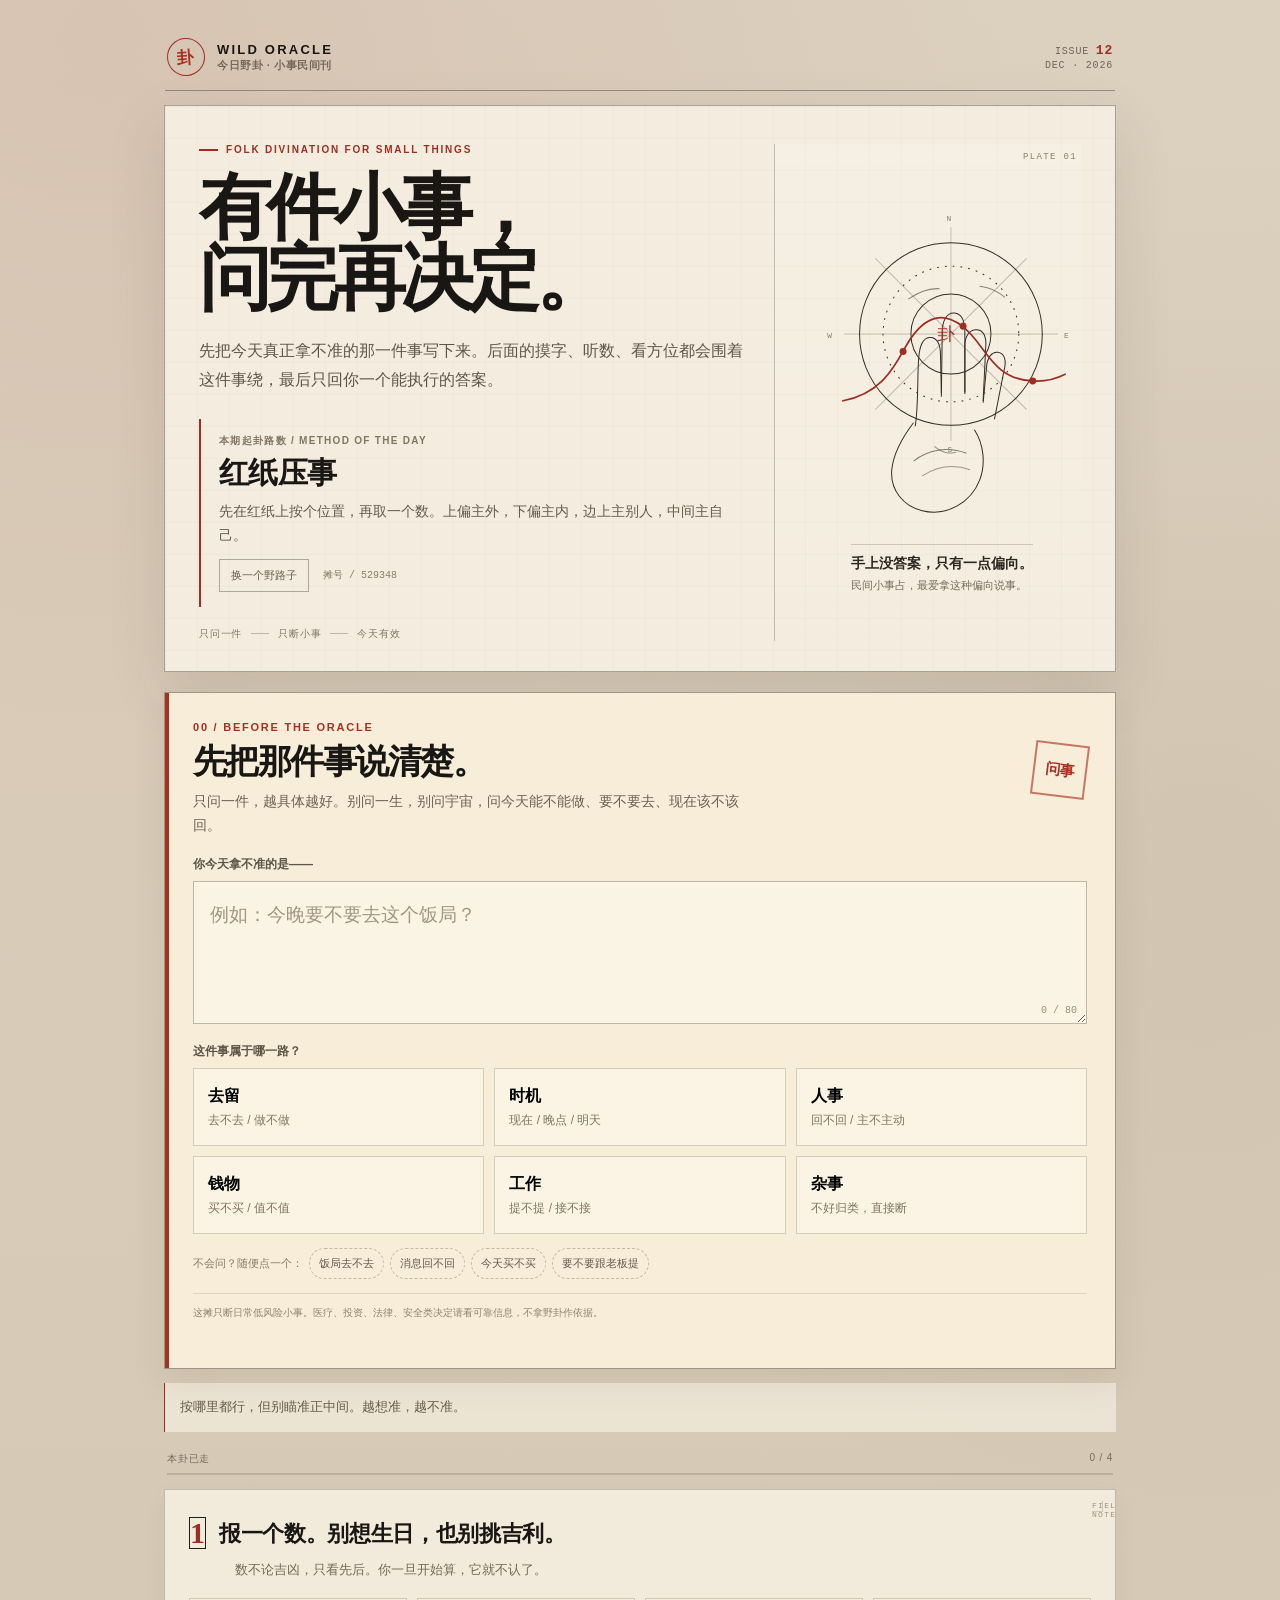
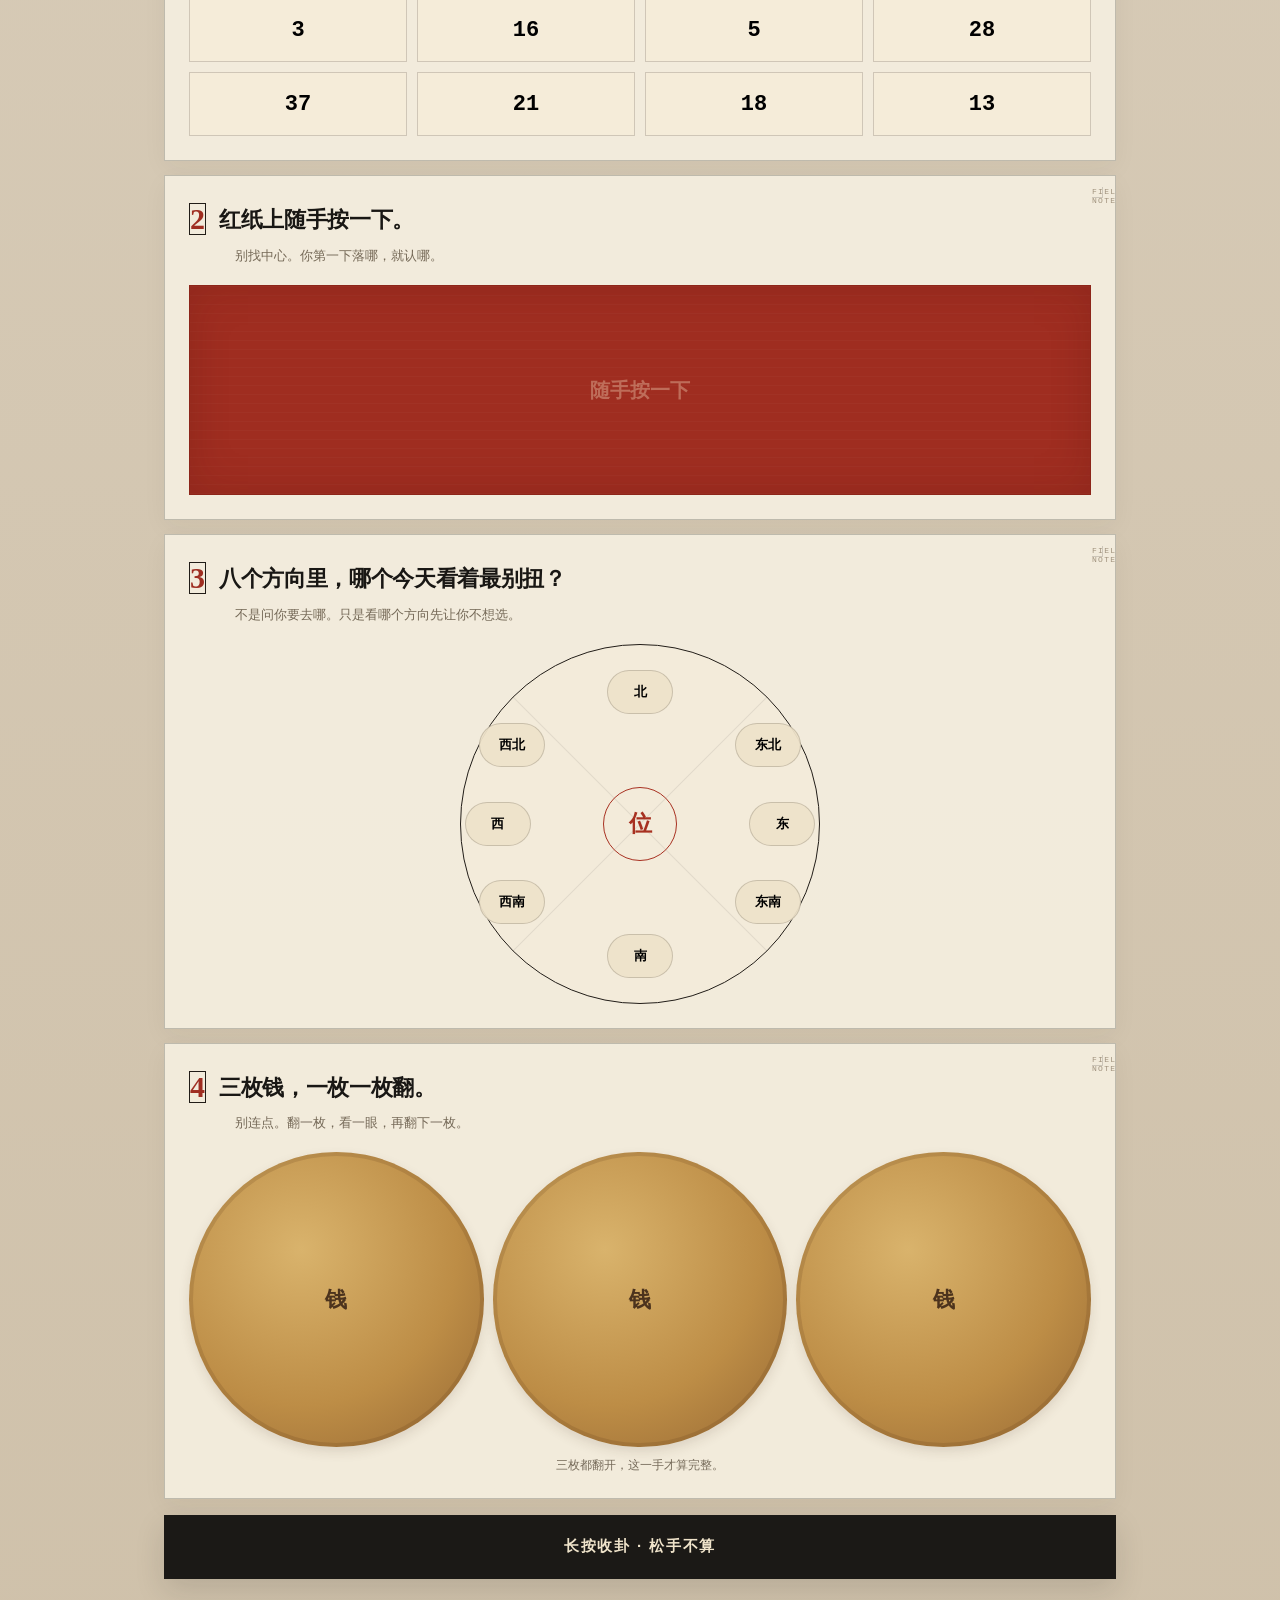
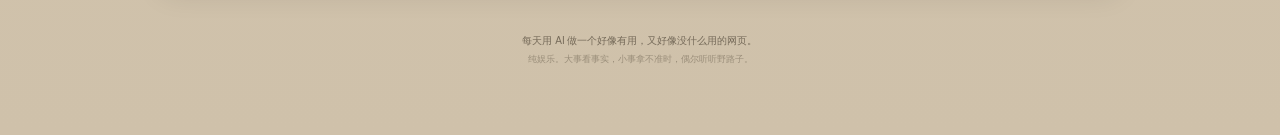
<file: projects/do-divination/index.html>
<!DOCTYPE html>
<html lang="zh-CN">
<head>
<meta charset="UTF-8" />
<meta name="viewport" content="width=device-width, initial-scale=1.0, viewport-fit=cover" />
<meta name="theme-color" content="#211c17" />
<title>今日野卦</title>
<style>
:root{
  --ink:#211c17;
  --ink-2:#3b3026;
  --paper:#efe3ca;
  --paper-2:#e6d5b3;
  --paper-3:#f7edd9;
  --red:#a73020;
  --red-dark:#7f2418;
  --gold:#9f7c46;
  --muted:#746957;
  --line:rgba(33,28,23,.18);
  --line-strong:rgba(33,28,23,.42);
  --shadow:0 22px 52px rgba(49,38,27,.16);
  --radius-xl:26px;
  --radius-lg:18px;
  --radius-md:13px;
}
*{box-sizing:border-box}
html{scroll-behavior:smooth}
body{
  margin:0;
  min-height:100vh;
  color:var(--ink);
  background:
    radial-gradient(circle at 12% 0%,rgba(167,48,32,.11),transparent 26%),
    radial-gradient(circle at 92% 14%,rgba(159,124,70,.08),transparent 22%),
    repeating-linear-gradient(
      0deg,
      rgba(33,28,23,.018) 0,
      rgba(33,28,23,.018) 1px,
      transparent 1px,
      transparent 7px
    ),
    #d6c39f;
  font-family:"Songti SC","STSong","SimSun","PingFang SC","Microsoft YaHei",serif;
  -webkit-font-smoothing:antialiased;
  overflow-x:hidden;
}
button,input{font:inherit}
button{-webkit-tap-highlight-color:transparent}
button:focus-visible,input:focus-visible{outline:2px solid var(--red);outline-offset:2px}
.app{
  width:min(100%,760px);
  margin:0 auto;
  padding:14px 13px 56px;
}
.utility-font{
  font-family:"PingFang SC","Microsoft YaHei",sans-serif;
}

/* 顶部牌匾 */
.topbar{
  display:flex;
  align-items:center;
  justify-content:space-between;
  gap:12px;
  margin:0 1px 12px;
}
.brand{
  display:flex;
  align-items:center;
  gap:10px;
  font-family:"PingFang SC","Microsoft YaHei",sans-serif;
  font-size:11px;
  font-weight:800;
  letter-spacing:.08em;
}
.brand-seal{
  width:31px;
  height:31px;
  display:grid;
  place-items:center;
  border:2px solid var(--red);
  color:var(--red);
  font-size:15px;
  font-weight:900;
  transform:rotate(-4deg);
  background:rgba(239,227,202,.48);
  box-shadow:inset 0 0 0 2px rgba(167,48,32,.08);
}
.open-note{
  display:flex;
  align-items:center;
  gap:7px;
  color:#695f50;
  font-family:"PingFang SC","Microsoft YaHei",sans-serif;
  font-size:9px;
}
.open-note::before{
  content:"";
  width:7px;height:7px;border-radius:50%;
  background:var(--red);
  box-shadow:0 0 0 4px rgba(167,48,32,.08);
}

/* 首屏 */
.hero{
  position:relative;
  overflow:hidden;
  padding:27px 19px 22px;
  border:1px solid var(--line-strong);
  border-radius:var(--radius-xl);
  background:
    linear-gradient(rgba(247,237,217,.48),rgba(247,237,217,.48)),
    repeating-linear-gradient(
      90deg,
      transparent 0,
      transparent 34px,
      rgba(33,28,23,.027) 35px
    ),
    var(--paper);
  box-shadow:var(--shadow);
}
.hero::before{
  content:"";
  position:absolute;
  width:170px;height:170px;
  right:-72px;top:-50px;
  border:1px dashed rgba(167,48,32,.28);
  border-radius:50%;
  transform:rotate(18deg);
}
.hero::after{
  content:"野卦";
  position:absolute;
  right:15px;top:18px;
  width:74px;height:74px;
  display:grid;place-items:center;
  border:2px solid rgba(167,48,32,.26);
  color:rgba(167,48,32,.18);
  font-size:21px;
  font-weight:900;
  transform:rotate(9deg);
}
.eyebrow{
  position:relative;z-index:2;
  display:flex;align-items:center;gap:8px;
  margin-bottom:12px;
  color:var(--red);
  font-family:"PingFang SC","Microsoft YaHei",sans-serif;
  font-size:9px;font-weight:900;letter-spacing:.14em;
}
.eyebrow::before{
  content:"";width:19px;height:2px;background:currentColor;
}
h1{
  position:relative;z-index:2;
  margin:0;
  font-size:clamp(42px,11vw,72px);
  line-height:.98;
  letter-spacing:-.075em;
  font-weight:900;
}
.hero-copy{
  position:relative;z-index:2;
  max-width:520px;
  margin:16px 0 0;
  color:#655a4a;
  font-family:"PingFang SC","Microsoft YaHei",sans-serif;
  font-size:13px;
  line-height:1.72;
}
.method-slip{
  position:relative;z-index:2;
  margin-top:18px;
  padding:13px 13px 12px 17px;
  border:1px solid rgba(33,28,23,.2);
  background:rgba(255,249,235,.35);
  box-shadow:inset 4px 0 0 rgba(167,48,32,.78);
}
.method-label{
  color:#867963;
  font-family:"PingFang SC","Microsoft YaHei",sans-serif;
  font-size:7px;
  font-weight:800;
  letter-spacing:.16em;
}
.method-name{
  margin-top:5px;
  font-size:20px;
  font-weight:900;
}
.method-desc{
  margin-top:5px;
  color:#6d6252;
  font-family:"PingFang SC","Microsoft YaHei",sans-serif;
  font-size:9px;
  line-height:1.55;
}
.method-foot{
  display:flex;
  align-items:center;
  justify-content:space-between;
  gap:8px;
  margin-top:11px;
}
.ghost-small{
  border:1px solid var(--line);
  border-radius:999px;
  padding:7px 10px;
  color:#675c4e;
  background:rgba(247,237,217,.3);
  cursor:pointer;
  font-family:"PingFang SC","Microsoft YaHei",sans-serif;
  font-size:8px;
  transition:.15s ease;
}
.ghost-small:hover{border-color:var(--ink);color:var(--ink);transform:translateY(-1px)}
.ghost-small:active{transform:scale(.98)}
.method-code{
  color:#9a8c76;
  font-family:ui-monospace,SFMono-Regular,Menlo,monospace;
  font-size:7px;
}
.notice{
  margin:12px 0 0;
  padding:10px 12px;
  border-left:3px solid var(--red);
  color:#6e6250;
  background:rgba(239,227,202,.72);
  font-family:"PingFang SC","Microsoft YaHei",sans-serif;
  font-size:9px;
  line-height:1.65;
}

/* 进度 */
.progress{
  margin:19px 3px 8px;
  font-family:"PingFang SC","Microsoft YaHei",sans-serif;
}
.progress-head{
  display:flex;justify-content:space-between;
  margin-bottom:7px;
  color:#766b5a;
  font-size:8px;
}
.progress-track{
  height:3px;overflow:hidden;background:rgba(33,28,23,.14);
}
.progress-track span{
  display:block;width:0;height:100%;
  background:var(--red);
  transition:width .28s ease;
}

/* 步骤卡 */
.step{
  position:relative;
  margin-top:12px;
  padding:18px 15px 16px;
  border:1px solid var(--line);
  border-radius:var(--radius-lg);
  background:
    linear-gradient(rgba(247,237,217,.52),rgba(247,237,217,.52)),
    var(--paper);
  box-shadow:0 8px 22px rgba(49,38,27,.05);
  animation:stepIn .35s ease both;
}
.step::after{
  content:"";
  position:absolute;
  width:10px;height:10px;
  right:10px;bottom:10px;
  border-right:1px solid rgba(33,28,23,.18);
  border-bottom:1px solid rgba(33,28,23,.18);
}
.step.missing{
  border-color:rgba(167,48,32,.75);
  animation:shake .28s ease;
}
.step-head{
  display:flex;align-items:flex-start;gap:10px;
}
.step-no{
  flex:0 0 auto;
  width:25px;height:25px;
  display:grid;place-items:center;
  border:1px solid var(--ink);
  border-radius:50%;
  color:var(--paper);
  background:var(--ink);
  font-family:"PingFang SC","Microsoft YaHei",sans-serif;
  font-size:8px;font-weight:900;
}
.step h2{
  margin:1px 0 0;
  font-size:17px;
  line-height:1.42;
}
.step-desc{
  margin:7px 0 14px 35px;
  color:#776b59;
  font-family:"PingFang SC","Microsoft YaHei",sans-serif;
  font-size:9px;
  line-height:1.6;
}

/* 通用选项 */
.choice-grid{
  display:grid;
  grid-template-columns:repeat(2,minmax(0,1fr));
  gap:8px;
}
.choice{
  min-height:66px;
  padding:11px 10px;
  border:1px solid rgba(33,28,23,.17);
  border-radius:12px;
  background:rgba(247,237,217,.62);
  text-align:left;
  cursor:pointer;
  transition:.15s ease;
}
.choice:hover{
  border-color:#746654;
  transform:translateY(-1px);
}
.choice:active{transform:scale(.985)}
.choice.selected{
  border-color:var(--red);
  background:#ead5c7;
  box-shadow:inset 0 0 0 1px rgba(167,48,32,.7);
}
.choice strong{
  display:block;
  font-size:13px;
  line-height:1.35;
}
.choice small{
  display:block;
  margin-top:5px;
  color:#786d5d;
  font-family:"PingFang SC","Microsoft YaHei",sans-serif;
  font-size:8px;
  line-height:1.4;
}

/* 摸字 */
.word-board{
  display:grid;
  grid-template-columns:repeat(3,1fr);
  gap:7px;
  max-width:420px;
  margin:auto;
  padding:9px;
  border:1px solid var(--ink);
  background:rgba(255,249,235,.18);
}
.word-tile{
  position:relative;
  aspect-ratio:1/1;
  display:grid;place-items:center;
  border:1px solid rgba(33,28,23,.16);
  background:rgba(247,237,217,.52);
  cursor:pointer;
  transition:.15s ease;
}
.word-tile:active{transform:scale(.96)}
.word-tile.selected{
  color:var(--paper);
  background:var(--ink);
}
.word-tile.selected::after{
  content:"";
  position:absolute;inset:5px;
  border:1px solid var(--red);
}
.word-char{
  font-size:29px;
  font-weight:900;
}
.word-note{
  position:absolute;
  bottom:5px;
  color:inherit;
  opacity:.6;
  font-family:"PingFang SC","Microsoft YaHei",sans-serif;
  font-size:6px;
}
.pick-count{
  display:flex;justify-content:space-between;
  margin-bottom:8px;
  color:#766b5a;
  font-family:"PingFang SC","Microsoft YaHei",sans-serif;
  font-size:8px;
}
.pick-count b{color:var(--red)}

/* 报数 */
.num-grid{
  display:grid;
  grid-template-columns:repeat(4,1fr);
  gap:7px;
}
.num-btn{
  min-height:52px;
  border:1px solid var(--line);
  border-radius:10px;
  background:rgba(247,237,217,.62);
  cursor:pointer;
  font-family:ui-monospace,SFMono-Regular,Menlo,monospace;
  font-size:17px;font-weight:800;
  transition:.15s ease;
}
.num-btn.selected{
  color:var(--paper);
  border-color:var(--ink);
  background:var(--ink);
  box-shadow:inset 0 0 0 2px var(--red);
}

/* 敲卦 */
.tap-wrap{text-align:center}
.tap-wood{
  width:126px;height:126px;
  margin:3px auto 10px;
  display:grid;place-items:center;
  border:1px solid #5b4630;
  border-radius:50%;
  color:#e8d2aa;
  background:
    radial-gradient(circle at 38% 32%,rgba(255,255,255,.08),transparent 20%),
    repeating-radial-gradient(circle at center,#5e432b 0,#5e432b 5px,#553c27 6px,#553c27 9px);
  box-shadow:
    inset 0 0 0 5px rgba(255,255,255,.03),
    0 7px 16px rgba(54,39,25,.18);
  cursor:pointer;
  user-select:none;
  transition:.1s ease;
}
.tap-wood:active{transform:scale(.94)}
.tap-big{display:block;font-size:30px;line-height:1}
.tap-small{
  display:block;margin-top:6px;
  color:#d4bd98;
  font-family:"PingFang SC","Microsoft YaHei",sans-serif;
  font-size:7px;
}
.tap-count{
  color:var(--red);
  font-family:"PingFang SC","Microsoft YaHei",sans-serif;
  font-size:10px;font-weight:800;
}
.tap-lock{
  margin-top:8px;
  padding:7px 11px;
  border:1px solid var(--line);
  border-radius:999px;
  background:transparent;
  cursor:pointer;
  color:#6d6252;
  font-family:"PingFang SC","Microsoft YaHei",sans-serif;
  font-size:8px;
}
.tap-lock:disabled{opacity:.35;cursor:not-allowed}

/* 方位 */
.direction-wheel{
  position:relative;
  width:min(100%,330px);
  aspect-ratio:1/1;
  margin:0 auto;
  border:1px solid var(--ink);
  border-radius:50%;
  background:
    linear-gradient(45deg,transparent 49.8%,rgba(33,28,23,.08) 50%,transparent 50.2%),
    linear-gradient(-45deg,transparent 49.8%,rgba(33,28,23,.08) 50%,transparent 50.2%),
    rgba(247,237,217,.35);
}
.dir-btn{
  position:absolute;
  width:66px;height:44px;
  border:1px solid var(--line);
  border-radius:999px;
  background:rgba(239,227,202,.94);
  cursor:pointer;
  font-size:11px;
  font-weight:800;
  transition:.15s ease;
}
.dir-btn.selected{
  color:var(--paper);
  border-color:var(--red);
  background:var(--ink);
  box-shadow:0 0 0 2px rgba(167,48,32,.22);
}
.dir-n{left:50%;top:7%;transform:translateX(-50%)}
.dir-ne{right:5%;top:22%}
.dir-e{right:1%;top:50%;transform:translateY(-50%)}
.dir-se{right:5%;bottom:22%}
.dir-s{left:50%;bottom:7%;transform:translateX(-50%)}
.dir-sw{left:5%;bottom:22%}
.dir-w{left:1%;top:50%;transform:translateY(-50%)}
.dir-nw{left:5%;top:22%}
.dir-center{
  position:absolute;
  left:50%;top:50%;
  width:74px;height:74px;
  display:grid;place-items:center;
  transform:translate(-50%,-50%);
  border:1px solid var(--red);
  border-radius:50%;
  color:var(--red);
  font-size:20px;font-weight:900;
}

/* 命线 */
.line-read{
  display:flex;align-items:baseline;gap:7px;
  margin-bottom:11px;
}
.line-read strong{
  font-family:"PingFang SC","Microsoft YaHei",sans-serif;
  font-size:37px;
  letter-spacing:-.05em;
}
.line-read span{
  color:#766b5a;
  font-family:"PingFang SC","Microsoft YaHei",sans-serif;
  font-size:8px;
}
input[type="range"]{
  width:100%;
  height:29px;
  appearance:none;
  -webkit-appearance:none;
  background:transparent;
}
input[type="range"]::-webkit-slider-runnable-track{
  height:4px;
  background:
    linear-gradient(90deg,var(--ink) 0 var(--fill,50%),rgba(33,28,23,.14) var(--fill,50%) 100%);
}
input[type="range"]::-webkit-slider-thumb{
  appearance:none;-webkit-appearance:none;
  width:23px;height:23px;
  margin-top:-10px;
  border:5px solid var(--paper);
  border-radius:50%;
  background:var(--red);
  box-shadow:0 2px 8px rgba(33,28,23,.18);
}
.line-labels{
  display:flex;justify-content:space-between;
  color:#766b5a;
  font-family:"PingFang SC","Microsoft YaHei",sans-serif;
  font-size:7px;
}

/* 铜钱 */
.coin-wrap{
  display:grid;
  grid-template-columns:repeat(3,1fr);
  gap:9px;
}
.coin{
  aspect-ratio:1/1;
  display:grid;place-items:center;
  border:0;
  border-radius:50%;
  color:#4c331d;
  background:
    radial-gradient(circle at 38% 33%,#d9b36c 0,#bd8d46 58%,#966833 100%);
  box-shadow:
    inset 0 0 0 4px rgba(86,52,20,.16),
    0 5px 12px rgba(69,47,27,.13);
  cursor:pointer;
  font-size:22px;font-weight:900;
  transition:.2s ease;
}
.coin.flipped{transform:rotateY(180deg)}
.coin.done{cursor:default}
.coin-hint{
  margin-top:10px;
  color:#766b5a;
  text-align:center;
  font-family:"PingFang SC","Microsoft YaHei",sans-serif;
  font-size:8px;
}

/* 红纸点位 */
.redpaper{
  position:relative;
  height:210px;
  overflow:hidden;
  border:1px solid #8d2519;
  background:
    repeating-linear-gradient(0deg,rgba(255,255,255,.025) 0,rgba(255,255,255,.025) 1px,transparent 1px,transparent 9px),
    #9f2d20;
  box-shadow:inset 0 0 40px rgba(70,15,10,.18);
  cursor:crosshair;
}
.redpaper::before{
  content:"随手按一下";
  position:absolute;
  left:50%;top:50%;
  transform:translate(-50%,-50%);
  color:rgba(248,223,191,.36);
  font-size:20px;font-weight:900;
}
.red-dot{
  position:absolute;
  width:18px;height:18px;
  border:2px solid #f4d8a6;
  border-radius:50%;
  transform:translate(-50%,-50%);
  box-shadow:0 0 0 5px rgba(244,216,166,.1);
  pointer-events:none;
}

/* 最终长按 */
.finish-zone{margin-top:15px}
.hold-btn{
  position:relative;
  width:100%;height:62px;
  overflow:hidden;
  border:0;
  border-radius:16px;
  color:var(--paper);
  background:var(--ink);
  cursor:pointer;
  user-select:none;
  touch-action:none;
  box-shadow:0 11px 26px rgba(33,28,23,.18);
  font-family:"PingFang SC","Microsoft YaHei",sans-serif;
  font-size:13px;font-weight:900;letter-spacing:.08em;
}
.hold-btn:hover{transform:translateY(-1px)}
.hold-btn:active{transform:scale(.992)}
.hold-fill{
  position:absolute;left:0;top:0;bottom:0;width:0;
  background:var(--red);
}
.hold-text{position:relative;z-index:2}
.error{
  min-height:18px;
  margin-top:8px;
  color:var(--red);
  text-align:center;
  opacity:0;
  font-family:"PingFang SC","Microsoft YaHei",sans-serif;
  font-size:8px;
}
.error.show{opacity:1}

/* 推演遮罩 */
.overlay{
  position:fixed;inset:0;z-index:100;
  display:none;place-items:center;
  padding:23px;
  color:var(--paper);
  background:rgba(30,24,19,.96);
}
.overlay.show{display:grid;animation:fadeIn .2s ease}
.reading{
  width:min(100%,390px);
  text-align:center;
}
.divine-plate{
  position:relative;
  width:156px;height:156px;
  margin:0 auto 24px;
}
.divine-ring{
  position:absolute;border-radius:50%;
  border:1px solid rgba(239,227,202,.28);
}
.r1{inset:0}
.r2{inset:19px;border-style:dashed;animation:spin 4s linear infinite}
.r3{inset:41px;border-color:#b64a37;animation:spinReverse 2.8s linear infinite}
.divine-plate::before,
.divine-plate::after{
  content:"";
  position:absolute;left:50%;top:50%;
  width:100%;height:1px;
  background:rgba(239,227,202,.14);
}
.divine-plate::before{transform:translate(-50%,-50%) rotate(30deg)}
.divine-plate::after{transform:translate(-50%,-50%) rotate(-30deg)}
.divine-center{
  position:absolute;inset:57px;
  display:grid;place-items:center;
  border:1px solid #d66e58;
  border-radius:50%;
  color:#e1b48c;
  font-size:16px;font-weight:900;
  background:#6c261f;
  animation:pulse .9s ease-in-out infinite alternate;
}
.read-title{margin:0;font-size:19px}
.read-sub{
  margin:6px 0 0;
  color:#9f978b;
  font-family:"PingFang SC","Microsoft YaHei",sans-serif;
  font-size:8px;
}
.read-line{
  height:2px;margin:17px 0 13px;
  background:rgba(239,227,202,.13);
}
.read-line span{display:block;width:0;height:100%;background:#b94a37}
.overlay.show .read-line span{animation:load 2.85s linear forwards}
.read-msg{
  min-height:38px;
  margin:0;
  color:#bdb4a5;
  font-family:"PingFang SC","Microsoft YaHei",sans-serif;
  font-size:9px;line-height:1.75;
}
.read-code{
  margin-top:13px;
  color:#6f685f;
  font-family:ui-monospace,SFMono-Regular,Menlo,monospace;
  font-size:7px;letter-spacing:.14em;
}

/* 结果 */
.result{display:none;margin-top:18px}
.result.show{display:block;animation:resultIn .58s cubic-bezier(.2,.85,.3,1)}
.report{
  overflow:hidden;
  border-radius:27px;
  color:var(--paper);
  background:
    radial-gradient(circle at 88% 4%,rgba(167,48,32,.28),transparent 24%),
    repeating-linear-gradient(0deg,transparent 0,transparent 29px,rgba(255,255,255,.018) 30px),
    #211c17;
  box-shadow:0 24px 58px rgba(33,28,23,.27);
}
.report-inner{padding:23px 18px 21px}
.report-head{
  display:flex;justify-content:space-between;gap:12px;align-items:flex-start;
  padding-bottom:16px;
  border-bottom:1px solid rgba(239,227,202,.12);
}
.report-overline{
  margin-bottom:5px;
  color:#9b9285;
  font-family:"PingFang SC","Microsoft YaHei",sans-serif;
  font-size:7px;font-weight:900;letter-spacing:.15em;
}
.report h2{
  margin:0;
  font-size:23px;
  line-height:1.18;
}
.red-seal{
  flex:0 0 auto;
  width:58px;height:58px;
  display:grid;place-items:center;
  border:2px solid #c65b46;
  color:#df7a66;
  font-size:10px;font-weight:900;line-height:1.15;text-align:center;
  transform:rotate(8deg);
}
.one-line{
  padding:22px 0 17px;
}
.one-label{
  color:#8e867a;
  font-family:"PingFang SC","Microsoft YaHei",sans-serif;
  font-size:7px;font-weight:900;letter-spacing:.15em;
}
.one-answer{
  margin-top:6px;
  color:#fff2dd;
  font-size:clamp(31px,9vw,50px);
  line-height:1.12;
  letter-spacing:-.055em;
  font-weight:900;
}
.one-time{
  margin-top:8px;
  color:#c7b99f;
  font-family:"PingFang SC","Microsoft YaHei",sans-serif;
  font-size:9px;
}
.meta-row{
  display:flex;justify-content:space-between;align-items:flex-end;gap:10px;
  margin-top:18px;
}
.score-caption{
  color:#8e867a;
  font-family:"PingFang SC","Microsoft YaHei",sans-serif;
  font-size:7px;
}
.score{
  margin-top:3px;
  font-family:"PingFang SC","Microsoft YaHei",sans-serif;
  font-size:46px;font-weight:900;letter-spacing:-.06em;
}
.score small{font-size:10px;color:#8e867a;font-weight:400}
.gua-name{
  max-width:145px;
  padding:9px 10px;
  border:1px solid rgba(239,227,202,.14);
  border-radius:10px;
}
.gua-name span{
  display:block;
  color:#80786e;
  font-family:"PingFang SC","Microsoft YaHei",sans-serif;
  font-size:7px;
}
.gua-name strong{
  display:block;margin-top:4px;
  font-size:12px;line-height:1.45;
}
.report-section{
  padding:15px 0;
  border-top:1px solid rgba(239,227,202,.11);
}
.section-title{
  margin-bottom:8px;
  color:#81796e;
  font-family:"PingFang SC","Microsoft YaHei",sans-serif;
  font-size:7px;font-weight:900;letter-spacing:.15em;
}
.reasoning{
  margin:0;
  color:#e9e0d2;
  font-size:12px;
  line-height:1.88;
}
.reasoning b{
  color:#f4c6aa;
  font-weight:900;
}
.human-translation{
  margin-top:12px;
  padding:12px 13px;
  border-left:2px solid #c25742;
  background:rgba(167,48,32,.1);
}
.human-label{
  color:#a7907a;
  font-family:"PingFang SC","Microsoft YaHei",sans-serif;
  font-size:7px;font-weight:900;letter-spacing:.12em;
}
.human-text{
  margin-top:5px;
  color:#fff2dd;
  font-size:16px;
  font-weight:900;
  line-height:1.55;
}
.three-lines{
  display:grid;
  gap:7px;
}
.keep-line{
  display:flex;gap:9px;align-items:flex-start;
  padding:9px 10px;
  border:1px solid rgba(239,227,202,.11);
  border-radius:10px;
  background:rgba(239,227,202,.035);
}
.keep-num{
  color:#d26a53;
  font-family:"PingFang SC","Microsoft YaHei",sans-serif;
  font-size:9px;font-weight:900;
}
.keep-text{
  color:#e0d7ca;
  font-family:"PingFang SC","Microsoft YaHei",sans-serif;
  font-size:9px;line-height:1.55;
}
.folk-tip{
  padding:12px 13px;
  border-radius:11px;
  color:var(--ink);
  background:var(--paper);
}
.folk-title{
  margin-bottom:5px;
  color:var(--red);
  font-family:"PingFang SC","Microsoft YaHei",sans-serif;
  font-size:7px;font-weight:900;letter-spacing:.12em;
}
.folk-tip p{
  margin:0;
  font-family:"PingFang SC","Microsoft YaHei",sans-serif;
  font-size:10px;font-weight:700;line-height:1.68;
}
.yiji{
  display:grid;
  grid-template-columns:1fr 1fr;
  gap:8px;
}
.yiji-card{
  min-height:105px;
  padding:11px;
  border-radius:10px;
}
.yi{border:1px solid rgba(239,227,202,.14);background:rgba(239,227,202,.04)}
.ji{border:1px solid rgba(167,48,32,.3);background:rgba(167,48,32,.09)}
.yiji-title{
  margin-bottom:8px;
  font-size:9px;font-weight:900;
}
.ji .yiji-title{color:#df765f}
.yiji-items{
  display:grid;gap:6px;
  color:#d8cfc2;
  font-family:"PingFang SC","Microsoft YaHei",sans-serif;
  font-size:8px;line-height:1.45;
}
.data-grid{
  display:grid;
  grid-template-columns:repeat(3,1fr);
  gap:6px;
}
.data{
  min-width:0;
  padding:10px 4px;
  border:1px solid rgba(239,227,202,.11);
  border-radius:9px;
  text-align:center;
}
.data strong{
  display:block;
  font-family:"PingFang SC","Microsoft YaHei",sans-serif;
  font-size:14px;
  overflow:hidden;text-overflow:ellipsis;white-space:nowrap;
}
.data span{
  display:block;
  margin-top:4px;
  color:#7d756c;
  font-family:"PingFang SC","Microsoft YaHei",sans-serif;
  font-size:6px;line-height:1.3;
}
.share-line{
  margin:0;
  padding:17px 0;
  border-top:1px solid rgba(239,227,202,.11);
  color:#fff0d9;
  font-size:17px;
  line-height:1.58;
  font-weight:900;
}
.report-foot{
  display:flex;justify-content:space-between;gap:8px;
  color:#686159;
  font-family:ui-monospace,SFMono-Regular,Menlo,monospace;
  font-size:6px;
}
.result-actions{
  display:grid;
  grid-template-columns:1fr 1fr;
  gap:8px;
  margin-top:10px;
}
.action-btn{
  min-height:49px;
  border-radius:13px;
  cursor:pointer;
  font-family:"PingFang SC","Microsoft YaHei",sans-serif;
  font-size:10px;font-weight:900;
  transition:.15s ease;
}
.action-btn:active{transform:scale(.985)}
.copy-btn{border:0;color:white;background:var(--red)}
.reset-btn{border:1px solid var(--line);color:var(--ink);background:rgba(239,227,202,.7)}
.toast{
  position:fixed;left:50%;bottom:26px;z-index:120;
  padding:9px 13px;
  border-radius:999px;
  color:var(--paper);
  background:var(--ink);
  opacity:0;pointer-events:none;
  transform:translate(-50%,8px);
  transition:.2s ease;
  font-family:"PingFang SC","Microsoft YaHei",sans-serif;
  font-size:8px;
  box-shadow:0 8px 22px rgba(33,28,23,.2);
}
.toast.show{opacity:1;transform:translate(-50%,0)}
footer{
  padding:27px 5px 0;
  color:#766b5c;
  text-align:center;
  font-family:"PingFang SC","Microsoft YaHei",sans-serif;
  font-size:8px;line-height:1.7;
}
footer small{
  display:block;margin-top:3px;
  color:#9a8e7a;
  font-size:7px;
}

@keyframes shake{
  0%,100%{transform:translateX(0)}
  30%{transform:translateX(-4px)}
  70%{transform:translateX(4px)}
}
@keyframes fadeIn{from{opacity:0}to{opacity:1}}
@keyframes spin{to{transform:rotate(360deg)}}
@keyframes spinReverse{to{transform:rotate(-360deg)}}
@keyframes pulse{from{transform:scale(.86);opacity:.7}to{transform:scale(1.12);opacity:1}}
@keyframes load{from{width:0}to{width:100%}}
@keyframes resultIn{
  from{opacity:0;transform:translateY(16px) scale(.985)}
  to{opacity:1;transform:none}
}
@keyframes stepIn{
  from{opacity:0;transform:translateY(7px)}
  to{opacity:1;transform:none}
}
/* ===== 可读性与响应式增强：手机 / 平板 / 桌面 ===== */
body{
  font-size:16px;
}
.app{
  width:min(100%,820px);
  padding:16px clamp(14px,3vw,24px) 64px;
}
.brand{font-size:14px}
.open-note{font-size:12px}
.eyebrow{font-size:12px}
.hero-copy{font-size:15px;line-height:1.75}
.method-label{font-size:11px}
.method-name{font-size:23px}
.method-desc{font-size:13px;line-height:1.65}
.ghost-small{font-size:12px;padding:9px 13px}
.method-code{font-size:10px}
.notice{font-size:13px;line-height:1.7}
.progress-head{font-size:12px}
.progress-track{height:4px}
.step-no{font-size:11px}
.step h2{font-size:20px;line-height:1.42}
.step-desc{font-size:13px;line-height:1.65}
.choice{min-height:78px;padding:14px 13px}
.choice strong{font-size:16px;line-height:1.4}
.choice small{font-size:12px;line-height:1.5}
.word-char{font-size:34px}
.word-note{font-size:10px;bottom:7px}
.pick-count{font-size:12px}
.num-btn{min-height:58px;font-size:20px}
.tap-small{font-size:11px}
.tap-count{font-size:13px}
.tap-lock{font-size:12px;padding:9px 14px}
.dir-btn{font-size:13px}
.dir-center{font-size:23px}
.line-read span{font-size:12px}
.line-labels{font-size:11px}
.coin-hint{font-size:12px}
.hold-btn{font-size:15px;min-height:64px;height:auto;padding:18px 16px}
.error{font-size:12px;line-height:1.5}
.read-title{font-size:22px}
.read-sub{font-size:12px}
.read-msg{font-size:13px;line-height:1.8}
.read-code{font-size:10px}
.report-overline{font-size:10px}
.report h2{font-size:26px}
.red-seal{font-size:12px}
.one-label{font-size:10px}
.one-answer{font-size:clamp(34px,9vw,54px)}
.one-time{font-size:13px}
.score-caption{font-size:11px}
.score small{font-size:13px}
.gua-name span{font-size:10px}
.gua-name strong{font-size:15px}
.section-title{font-size:11px}
.reasoning{font-size:15px;line-height:1.9}
.human-label{font-size:10px}
.human-text{font-size:19px;line-height:1.55}
.keep-num{font-size:12px}
.keep-text{font-size:13px;line-height:1.6}
.folk-title{font-size:10px}
.folk-tip p{font-size:13px;line-height:1.72}
.yiji-title{font-size:12px}
.yiji-items{font-size:12px;line-height:1.55}
.data strong{font-size:16px}
.data span{font-size:10px;line-height:1.4}
.share-line{font-size:20px;line-height:1.6}
.report-foot{font-size:9px}
.action-btn{font-size:13px;min-height:52px}
.toast{font-size:12px}
footer{font-size:12px}
footer small{font-size:10px}

/* 手机优先：375–430px */
@media(max-width:699px){
  .hero{padding:28px 19px 24px}
  h1{font-size:clamp(43px,13vw,58px);line-height:1.02}
  .method-slip{padding:15px 14px 14px 18px}
  .step{padding:20px 16px 18px}
  .choice-grid{grid-template-columns:repeat(2,minmax(0,1fr));gap:10px}
  .word-board{gap:8px;padding:10px}
  .word-tile{min-height:94px}
  .direction-wheel{width:min(100%,340px)}
  .report-inner{padding:25px 19px 23px}
  .data-grid{gap:8px}
  .data{padding:12px 6px}
}

/* 窄屏手机：不再缩字号，只调整布局 */
@media(max-width:374px){
  .app{padding-left:11px;padding-right:11px}
  .topbar{align-items:flex-start}
  .open-note{max-width:110px;text-align:right;line-height:1.4}
  .choice-grid{grid-template-columns:1fr}
  .num-grid{grid-template-columns:repeat(4,1fr)}
  .word-char{font-size:31px}
  .dir-btn{width:62px;height:42px;font-size:12px}
  .human-text{font-size:18px}
  .share-line{font-size:18px}
}

/* 平板 / 桌面：放宽内容，但不把文字缩小 */


/* ===== 玄学插图增强 + 字号优化 ===== */
.brand{font-size:13px}
.open-note{font-size:12px}
.eyebrow,.method-label,.method-code,.progress-head,.pick-count span,.one-label,.score-caption,.section-title,.report-overline,.folk-overline,.keep-num,.data span,.report-footer,.yiji-title,.share-caption,footer,footer small{font-size:11px}
.hero-copy{font-size:15px;max-width:560px}
.notice{font-size:13px;line-height:1.75}
.method-desc{font-size:12px;line-height:1.65}
.ghost-small{font-size:12px;padding:8px 12px}
.step h2{font-size:18px}
.step-desc{font-size:13px;line-height:1.7}
.choice strong{font-size:15px}
.choice small{font-size:12px;line-height:1.5}
.one-time{font-size:15px}
.reasoning,.human-text{font-size:15px;line-height:1.9}
.keep-text,.folk-tip p,.yiji-items{font-size:13px;line-height:1.7}
.share-line{font-size:20px;line-height:1.6}

.hero-deco-row{
  position:relative;
  z-index:2;
  display:grid;
  grid-template-columns:1fr;
  gap:10px;
  margin-top:14px;
}
.mystic-ribbon{
  display:grid;
  grid-template-columns:repeat(4,minmax(0,1fr));
  gap:8px;
}
.mystic-card{
  min-height:78px;
  padding:10px 6px 9px;
  border:1px solid rgba(33,28,23,.15);
  border-radius:14px;
  background:rgba(255,249,235,.4);
  text-align:center;
  box-shadow:inset 0 1px 0 rgba(255,255,255,.35);
}
.mystic-card b{
  display:block;
  font-size:24px;
  line-height:1;
  color:var(--red-dark);
}
.mystic-card span{
  display:block;
  margin-top:7px;
  color:#6a5f4f;
  font-family:"PingFang SC","Microsoft YaHei",sans-serif;
  font-size:11px;
  line-height:1.35;
}
.hero-sketch{
  position:relative;
}
.sketch-board{
  display:flex;
  align-items:center;
  gap:14px;
  padding:14px 13px;
  border:1px dashed rgba(167,48,32,.32);
  border-radius:16px;
  background:rgba(247,237,217,.34);
}
.sketch-diagram{
  position:relative;
  width:94px;
  height:94px;
  flex:0 0 auto;
}
.sketch-ring,
.sketch-ring::before,
.sketch-ring::after{
  position:absolute;
  inset:0;
  border-radius:50%;
}
.sketch-ring{
  border:1px solid rgba(33,28,23,.3);
}
.sketch-ring::before{
  content:"";
  inset:12px;
  border:1px dashed rgba(167,48,32,.42);
}
.sketch-ring::after{
  content:"";
  inset:26px;
  border:1px solid rgba(33,28,23,.22);
}
.sketch-cross::before,
.sketch-cross::after{
  content:"";
  position:absolute;
  left:50%;
  top:50%;
  width:88px;
  height:1px;
  background:rgba(33,28,23,.17);
}
.sketch-cross::before{transform:translate(-50%,-50%) rotate(45deg)}
.sketch-cross::after{transform:translate(-50%,-50%) rotate(-45deg)}
.sketch-core{
  position:absolute;
  inset:30px;
  display:grid;
  place-items:center;
  border-radius:50%;
  background:rgba(167,48,32,.1);
  border:1px solid rgba(167,48,32,.45);
  color:var(--red-dark);
  font-size:25px;
  font-weight:900;
}
.sketch-copy{min-width:0}
.sketch-label{
  color:#8b7f6c;
  font-family:"PingFang SC","Microsoft YaHei",sans-serif;
  font-size:11px;
  font-weight:800;
  letter-spacing:.12em;
}
.sketch-copy p{
  margin:6px 0 0;
  color:#6b6153;
  font-family:"PingFang SC","Microsoft YaHei",sans-serif;
  font-size:13px;
  line-height:1.65;
}

.report-illustration{
  padding:14px 0 10px;
}
.folk-diagram{
  display:flex;
  align-items:center;
  gap:14px;
  padding:13px;
  border:1px solid rgba(239,227,202,.12);
  border-radius:14px;
  background:rgba(255,248,236,.05);
}
.folk-wheel{
  position:relative;
  width:98px;
  height:98px;
  flex:0 0 auto;
}
.folk-wheel::before,
.folk-wheel::after{
  content:"";
  position:absolute;
  left:50%;
  top:50%;
  width:94px;
  height:1px;
  background:rgba(239,227,202,.13);
}
.folk-wheel::before{transform:translate(-50%,-50%) rotate(45deg)}
.folk-wheel::after{transform:translate(-50%,-50%) rotate(-45deg)}
.folk-ring-a,
.folk-ring-b,
.folk-ring-c{
  position:absolute;
  border-radius:50%;
}
.folk-ring-a{inset:0;border:1px solid rgba(239,227,202,.26)}
.folk-ring-b{inset:13px;border:1px dashed rgba(167,48,32,.35)}
.folk-ring-c{inset:30px;border:1px solid rgba(239,227,202,.12)}
.folk-core{
  position:absolute;
  inset:34px;
  display:grid;
  place-items:center;
  border-radius:50%;
  background:rgba(167,48,32,.15);
  border:1px solid rgba(167,48,32,.55);
  color:#fff1dd;
  font-size:25px;
  font-weight:900;
}
.folk-copy{min-width:0}
.folk-overline{
  color:#9d9588;
  font-family:"PingFang SC","Microsoft YaHei",sans-serif;
  font-weight:800;
  letter-spacing:.14em;
}
.folk-title{
  margin-top:4px;
  color:#fff6ea;
  font-size:18px;
  font-weight:900;
  line-height:1.35;
}
.folk-figure-text{
  margin:6px 0 0;
  color:#d9d0c3;
  font-family:"PingFang SC","Microsoft YaHei",sans-serif;
  font-size:13px;
  line-height:1.7;
}



/* ===== 具体问事版 / editorial inquiry sheet ===== */
.ask-sheet{
  position:relative;
  margin:16px 0 0;
  padding:22px 18px 19px;
  border:1px solid var(--line-strong);
  background:
    linear-gradient(rgba(247,237,217,.76),rgba(247,237,217,.76)),
    repeating-linear-gradient(0deg,transparent 0,transparent 27px,rgba(33,28,23,.027) 28px),
    var(--paper-3);
  box-shadow:0 12px 34px rgba(49,38,27,.08);
}
.ask-sheet::before{
  content:"";
  position:absolute;
  left:0;top:0;bottom:0;
  width:4px;
  background:var(--red);
}
.ask-kicker{
  color:var(--red);
  font-family:"PingFang SC","Microsoft YaHei",sans-serif;
  font-size:11px;
  font-weight:900;
  letter-spacing:.16em;
}
.ask-heading-row{
  display:flex;
  align-items:flex-start;
  justify-content:space-between;
  gap:14px;
  margin-top:10px;
}
.ask-heading-row h2{
  margin:0;
  font-size:28px;
  line-height:1.12;
  letter-spacing:-.045em;
}
.ask-heading-row p{
  max-width:560px;
  margin:9px 0 0;
  color:#6d6253;
  font-family:"PingFang SC","Microsoft YaHei",sans-serif;
  font-size:13px;
  line-height:1.7;
}
.ask-stamp{
  flex:0 0 auto;
  width:54px;height:54px;
  display:grid;
  place-items:center;
  border:2px solid rgba(167,48,32,.62);
  color:var(--red);
  font-size:15px;
  font-weight:900;
  transform:rotate(7deg);
}
.question-label,.ask-type-label{
  display:block;
  margin-top:19px;
  color:#5e5447;
  font-family:"PingFang SC","Microsoft YaHei",sans-serif;
  font-size:12px;
  font-weight:800;
}
.question-input-wrap{
  position:relative;
  margin-top:8px;
}
#questionInput{
  display:block;
  width:100%;
  min-height:94px;
  resize:vertical;
  padding:15px 14px 28px;
  border:1px solid rgba(33,28,23,.28);
  border-radius:0;
  outline:none;
  color:var(--ink);
  background:rgba(255,250,239,.6);
  font-family:"Songti SC","STSong","PingFang SC",serif;
  font-size:17px;
  line-height:1.65;
  transition:.18s ease;
}
#questionInput::placeholder{color:#a29683}
#questionInput:focus{
  border-color:var(--red);
  box-shadow:inset 3px 0 0 var(--red);
}
.question-count{
  position:absolute;
  right:10px;
  bottom:8px;
  color:#9c907c;
  font-family:ui-monospace,SFMono-Regular,Menlo,monospace;
  font-size:10px;
}
.ask-type-grid{
  display:grid;
  grid-template-columns:repeat(2,minmax(0,1fr));
  gap:8px;
  margin-top:8px;
}
.ask-type{
  min-height:70px;
  padding:11px 12px;
  border:1px solid var(--line);
  background:rgba(255,250,239,.44);
  text-align:left;
  cursor:pointer;
  transition:.15s ease;
}
.ask-type:hover{border-color:var(--ink);transform:translateY(-1px)}
.ask-type:active{transform:scale(.985)}
.ask-type.selected{
  color:#fff6e9;
  border-color:var(--ink);
  background:var(--ink);
  box-shadow:inset 3px 0 0 var(--red);
}
.ask-type b{
  display:block;
  font-size:15px;
}
.ask-type span{
  display:block;
  margin-top:5px;
  color:#817461;
  font-family:"PingFang SC","Microsoft YaHei",sans-serif;
  font-size:11px;
  line-height:1.35;
}
.ask-type.selected span{color:#cbbfae}
.example-strip{
  display:flex;
  flex-wrap:wrap;
  align-items:center;
  gap:6px;
  margin-top:14px;
  color:#877a66;
  font-family:"PingFang SC","Microsoft YaHei",sans-serif;
  font-size:11px;
}
.example-chip{
  padding:7px 9px;
  border:1px dashed rgba(33,28,23,.24);
  border-radius:999px;
  color:#675b4c;
  background:transparent;
  cursor:pointer;
  font-size:11px;
}
.example-chip:hover{border-color:var(--red);color:var(--red)}
.ask-warning{
  margin-top:14px;
  padding-top:11px;
  border-top:1px solid rgba(33,28,23,.12);
  color:#90836f;
  font-family:"PingFang SC","Microsoft YaHei",sans-serif;
  font-size:10px;
  line-height:1.55;
}
.ask-error{
  min-height:18px;
  margin-top:5px;
  color:var(--red);
  font-family:"PingFang SC","Microsoft YaHei",sans-serif;
  font-size:11px;
  font-weight:700;
}
.ask-sheet.missing{animation:shake .3s ease;border-color:var(--red)}

.asked-question-card{
  position:relative;
  margin:18px 0 3px;
  padding:15px 16px 15px 18px;
  border-left:3px solid var(--red);
  background:rgba(167,48,32,.055);
}
.asked-overline{
  color:#8b806f;
  font-family:"PingFang SC","Microsoft YaHei",sans-serif;
  font-size:10px;
  font-weight:900;
  letter-spacing:.14em;
}
.asked-question{
  margin-top:7px;
  color:var(--ink);
  font-size:21px;
  line-height:1.5;
  font-weight:900;
}
.asked-mode{
  display:inline-block;
  margin-top:8px;
  padding:4px 8px;
  border:1px solid rgba(167,48,32,.28);
  color:var(--red-dark);
  font-family:"PingFang SC","Microsoft YaHei",sans-serif;
  font-size:10px;
  font-weight:800;
}
.fallback-note{
  margin-top:10px;
  padding:12px 13px;
  border:1px dashed rgba(33,28,23,.22);
  background:rgba(255,250,239,.34);
}
.fallback-label{
  color:var(--red);
  font-family:"PingFang SC","Microsoft YaHei",sans-serif;
  font-size:10px;
  font-weight:900;
  letter-spacing:.08em;
}
.fallback-note p{
  margin:6px 0 0;
  color:#655b4d;
  font-family:"PingFang SC","Microsoft YaHei",sans-serif;
  font-size:13px;
  line-height:1.7;
}

@media(min-width:700px){
  .ask-sheet{padding:28px 28px 24px;margin-top:20px}
  .ask-heading-row h2{font-size:34px}
  .ask-heading-row p{font-size:14px}
  #questionInput{min-height:104px;font-size:19px;padding:17px 16px 30px}
  .ask-type-grid{grid-template-columns:repeat(3,minmax(0,1fr));gap:10px}
  .ask-type{min-height:78px;padding:13px 14px}
  .ask-type b{font-size:16px}
  .ask-type span{font-size:12px}
  .asked-question{font-size:25px}
  .fallback-note p{font-size:14px}
}

@media(min-width:700px){
  .hero-copy{font-size:16px}
  .notice{font-size:14px}
  .method-desc,.step-desc,.choice small,.sketch-copy p,.folk-figure-text,.keep-text,.folk-tip p,.yiji-items{font-size:14px}
  .step h2{font-size:22px}
  .choice strong{font-size:17px}
  .hero-deco-row{grid-template-columns:minmax(0,1.05fr) minmax(0,.95fr);gap:12px;align-items:stretch}
  .mystic-card{min-height:95px;padding:14px 8px 11px}
  .mystic-card b{font-size:28px}
  .mystic-card span{font-size:12px}
  .sketch-board{height:100%}
  .sketch-diagram{width:110px;height:110px}
  .sketch-core{inset:36px;font-size:28px}
  .report-illustration{padding:16px 0 12px}
  .folk-wheel{width:112px;height:112px}
  .folk-wheel::before,.folk-wheel::after{width:108px}
  .folk-core{inset:39px;font-size:29px}
  .folk-title{font-size:20px}
}

@media(min-width:700px){
  .app{padding-top:30px;padding-bottom:80px}
  .hero{padding:40px 36px 34px}
  h1{font-size:clamp(58px,7vw,78px)}
  .hero-copy{font-size:16px;max-width:590px}
  .method-slip{margin-top:22px;padding:16px 18px 15px 22px}
  .step{padding:26px 25px 24px;margin-top:16px}
  .step h2{font-size:22px}
  .step-desc{font-size:14px}
  .choice-grid{grid-template-columns:repeat(2,minmax(0,1fr));gap:12px}
  .choice{min-height:88px;padding:16px 15px}
  .choice strong{font-size:17px}
  .choice small{font-size:13px}
  .word-board{max-width:500px;gap:9px;padding:11px}
  .word-char{font-size:38px}
  .num-grid{grid-template-columns:repeat(4,1fr);gap:10px}
  .num-btn{min-height:64px;font-size:22px}
  .direction-wheel{width:360px}
  .report-inner{padding:34px 34px 30px}
  .report h2{font-size:30px}
  .reasoning{font-size:16px}
  .human-text{font-size:22px}
  .keep-text{font-size:14px}
  .folk-tip p{font-size:14px}
  .yiji-items{font-size:13px}
  .share-line{font-size:22px}
  .result-actions{max-width:520px;margin:12px auto 0}
}

/* 大桌面：限制行宽，避免一行太长 */
@media(min-width:1024px){
  .app{width:860px}
  .reasoning,.hero-copy{max-width:680px}
}
@media(prefers-reduced-motion:reduce){
  *,*::before,*::after{
    animation-duration:.01ms!important;
    transition-duration:.01ms!important;
    scroll-behavior:auto!important;
  }
}


/* =========================================================
   HIGH-END MYSTIC MAGAZINE EDITION
   高级玄学杂志：编辑排版 / 线稿插画 / 截图友好
========================================================= */
:root{
  --mag-paper:#f4eddf;
  --mag-paper-deep:#e8ddc9;
  --mag-ink:#191714;
  --mag-red:#9f2e22;
  --mag-bronze:#887458;
  --mag-soft:#d8cbb5;
}
body{
  color:var(--mag-ink);
  background:
    radial-gradient(circle at 8% 0%,rgba(159,46,34,.08),transparent 28%),
    radial-gradient(circle at 94% 26%,rgba(136,116,88,.09),transparent 25%),
    linear-gradient(180deg,#dcd1bf 0%,#cfc1aa 100%);
}
.app{width:min(100%,900px);padding:18px 14px 68px}
.magazine-topbar{
  padding:10px 2px 14px;
  margin-bottom:14px;
  border-bottom:1px solid rgba(25,23,20,.35);
}
.magazine-brand{gap:12px}
.brand-seal{
  width:38px;height:38px;
  border-radius:50%;
  border:1px solid var(--mag-red);
  font-size:17px;
  background:transparent;
  box-shadow:none;
}
.brand-copy{display:grid;gap:1px;font-family:"PingFang SC","Microsoft YaHei",sans-serif}
.brand-copy b{font-size:13px;letter-spacing:.17em;font-weight:800}
.brand-copy small{font-size:11px;color:#746959;letter-spacing:.05em}
.issue-meta{
  display:grid;
  gap:2px;
  text-align:right;
  color:#706655;
  font-family:ui-monospace,SFMono-Regular,Menlo,monospace;
  font-size:10px;
  letter-spacing:.08em;
}
.issue-meta b{color:var(--mag-red);font-size:13px}

.magazine-hero{
  display:grid;
  grid-template-columns:1fr;
  gap:22px;
  padding:24px 18px 20px;
  border:1px solid rgba(25,23,20,.35);
  border-radius:0;
  background:
    linear-gradient(90deg,rgba(25,23,20,.022) 1px,transparent 1px) 0 0/32px 32px,
    linear-gradient(rgba(25,23,20,.022) 1px,transparent 1px) 0 0/32px 32px,
    var(--mag-paper);
  box-shadow:0 20px 55px rgba(60,48,34,.12);
}
.magazine-hero::before,.magazine-hero::after{display:none}
.hero-editorial-copy{position:relative;z-index:2}
.eyebrow{
  margin-bottom:18px;
  color:var(--mag-red);
  font-size:10px;
  letter-spacing:.18em;
}
.magazine-hero h1{
  font-size:clamp(44px,11vw,78px);
  line-height:.99;
  letter-spacing:-.065em;
  max-width:610px;
}
.magazine-hero .hero-copy{
  max-width:575px;
  margin-top:20px;
  font-size:15px;
  line-height:1.85;
  color:#5f5649;
}
.magazine-method{
  margin-top:24px;
  padding:15px 0 15px 18px;
  border:0;
  border-left:2px solid var(--mag-red);
  background:transparent;
  box-shadow:none;
}
.magazine-method .method-label{font-size:10px;color:#817563;letter-spacing:.13em}
.magazine-method .method-name{font-size:26px;letter-spacing:-.025em}
.magazine-method .method-desc{font-size:13px;line-height:1.75;max-width:530px;color:#645b4d}
.magazine-method .method-foot{justify-content:flex-start;gap:14px}
.magazine-method .ghost-small{
  border-color:rgba(25,23,20,.32);
  border-radius:0;
  background:transparent;
  padding:8px 11px;
  font-size:11px;
}
.magazine-method .method-code{font-size:10px;color:#8a7d69}
.hero-caption-row{
  display:flex;align-items:center;flex-wrap:wrap;gap:9px;
  margin-top:20px;
  color:#827664;
  font-family:"PingFang SC","Microsoft YaHei",sans-serif;
  font-size:10px;
  letter-spacing:.08em;
}
.hero-caption-row i{width:18px;height:1px;background:rgba(25,23,20,.25)}

.oracle-cover-figure{
  position:relative;
  min-height:355px;
  margin:0;
  padding:24px 10px 14px;
  border-top:1px solid rgba(25,23,20,.22);
  border-bottom:1px solid rgba(25,23,20,.22);
  color:#2b2721;
  background:linear-gradient(180deg,rgba(255,255,255,.14),transparent);
}
.figure-paper-label{
  position:absolute;right:4px;top:8px;
  color:#8c806c;
  font-family:ui-monospace,SFMono-Regular,Menlo,monospace;
  font-size:9px;
  letter-spacing:.15em;
}
.oracle-cover-figure svg{display:block;width:min(100%,310px);margin:0 auto;color:#332d26;overflow:visible}
.oracle-cover-figure .svg-red{color:var(--mag-red)}
.oracle-cover-figure .svg-labels{font:9px ui-monospace,SFMono-Regular,Menlo,monospace;letter-spacing:.15em;fill:#877966}
.oracle-cover-figure .svg-glyph{font-family:"Songti SC","STSong",serif;font-size:21px;fill:var(--mag-red)}
.oracle-cover-figure figcaption{
  display:grid;gap:4px;
  max-width:310px;margin:4px auto 0;
  padding-top:10px;
  border-top:1px solid rgba(25,23,20,.18);
}
.oracle-cover-figure figcaption b{font-size:14px;font-weight:800}
.oracle-cover-figure figcaption span{font-family:"PingFang SC","Microsoft YaHei",sans-serif;font-size:11px;line-height:1.6;color:#776b5a}

.notice{
  margin-top:14px;
  padding:13px 15px;
  border:0;
  border-left:1px solid var(--mag-red);
  color:#665c4d;
  background:rgba(244,237,223,.72);
  font-size:12px;
}
.progress{margin:20px 3px 10px}
.progress-head{font-size:10px;letter-spacing:.08em}
.progress-track{height:2px;background:rgba(25,23,20,.14)}
.progress-track span{background:var(--mag-red)}

/* 互动页 = 杂志专题页 */
.step{
  position:relative;
  overflow:hidden;
  margin-top:14px;
  padding:22px 16px 18px;
  border:1px solid rgba(25,23,20,.23);
  border-radius:0;
  background:rgba(244,237,223,.94);
  box-shadow:0 8px 24px rgba(55,43,29,.045);
}
.step::after{
  content:"FIELD NOTE";
  position:absolute;right:12px;top:11px;
  color:#a0927d;
  font:8px ui-monospace,SFMono-Regular,Menlo,monospace;
  letter-spacing:.16em;
}
.step-head{gap:13px;padding-right:68px}
.step-no{
  width:auto;height:auto;
  flex:0 0 auto;
  color:var(--mag-red);
  background:transparent;
  border-radius:0;
  font:700 24px Georgia,"Times New Roman",serif;
  line-height:1;
}
.step h2{font-size:18px;line-height:1.45;letter-spacing:-.015em}
.step-desc{margin:9px 0 17px 37px;font-size:12px;line-height:1.75;color:#756957}
.choice-grid{gap:9px}
.choice{
  min-height:76px;
  border:1px solid rgba(25,23,20,.18);
  border-radius:0;
  background:rgba(255,252,245,.55);
  padding:13px 12px;
}
.choice:hover{border-color:rgba(25,23,20,.55);background:rgba(255,252,245,.9)}
.choice.selected{
  border-color:var(--mag-red);
  box-shadow:inset 3px 0 0 var(--mag-red);
  background:#eee1cc;
}
.choice strong{font-size:15px}
.choice small{margin-top:7px;font-size:11px;line-height:1.5;color:#776c5b}
.word-board,.symbol-board{border-radius:0;background:transparent;border-color:rgba(25,23,20,.35)}
.word-btn,.symbol{border-radius:0;background:rgba(255,252,245,.42)}
.num-btn,.time-btn,.object-btn{border-radius:0}

.finish-zone{margin-top:16px}
.hold-btn{
  height:62px;
  border-radius:0;
  background:#1b1916;
  letter-spacing:.12em;
  box-shadow:0 12px 30px rgba(25,23,20,.13);
}
.hold-fill{background:var(--mag-red)}
.error{font-size:11px}

/* 结果 = 可截图收藏页 */
.result{max-width:680px;margin:24px auto 0}
.report{
  position:relative;
  overflow:hidden;
  border:1px solid rgba(25,23,20,.42);
  border-radius:0;
  color:var(--mag-ink);
  background:
    linear-gradient(90deg,rgba(25,23,20,.018) 1px,transparent 1px) 0 0/34px 34px,
    var(--mag-paper);
  box-shadow:0 28px 70px rgba(45,35,24,.2);
}
.report::before{
  content:"WILD ORACLE · TODAY'S FOLK NOTE";
  position:absolute;right:-118px;top:48%;
  transform:rotate(90deg);
  color:#a69782;
  font:8px ui-monospace,SFMono-Regular,Menlo,monospace;
  letter-spacing:.18em;
}
.report-inner{padding:22px 18px 20px}
.report-head{
  align-items:center;
  padding-bottom:14px;
  border-bottom:1px solid rgba(25,23,20,.25);
}
.report-overline{color:#80725f;font-size:9px;letter-spacing:.16em}
.report h2{font-size:20px;color:#4d4438;font-weight:600}
.red-seal{
  width:55px;height:55px;
  border:1px solid var(--mag-red);
  border-radius:50%;
  color:var(--mag-red);
  font-size:9px;
  background:transparent;
}
.magazine-plate{padding:18px 0;border-bottom:1px solid rgba(25,23,20,.18)}
.plate-index{margin-bottom:9px;color:#897b66;font:9px ui-monospace,SFMono-Regular,Menlo,monospace;letter-spacing:.16em}
.editorial-oracle-figure{display:grid;grid-template-columns:120px minmax(0,1fr);gap:18px;align-items:center}
.editorial-orbit{position:relative;width:112px;height:112px;color:var(--mag-red)}
.orbit{position:absolute;border-radius:50%;border:1px solid rgba(25,23,20,.28)}
.o1{inset:0}.o2{inset:14px;border-style:dashed;border-color:rgba(159,46,34,.42)}.o3{inset:34px}
.orbit-ray{position:absolute;left:50%;top:50%;width:104px;height:1px;background:rgba(25,23,20,.13);transform-origin:center}
.orbit-ray.r1{transform:translate(-50%,-50%) rotate(38deg)}
.orbit-ray.r2{transform:translate(-50%,-50%) rotate(-38deg)}
.orbit-dot{position:absolute;width:6px;height:6px;border-radius:50%;background:var(--mag-red)}
.d1{left:16px;top:27px}.d2{right:12px;top:50px}.d3{left:51px;bottom:4px}
.editorial-orbit strong{position:absolute;inset:38px;display:grid;place-items:center;font-size:27px;color:var(--mag-red)}
.folk-overline{color:#8e806c;font-size:9px}
.folk-title{margin-top:4px;color:#2c2822;font-size:20px;line-height:1.35}
.folk-figure-text{margin-top:6px;color:#665c4d;font-size:12px;line-height:1.7}

.one-line{padding:24px 0 20px}
.one-label{color:var(--mag-red);font-size:9px;letter-spacing:.18em}
.one-answer{
  max-width:580px;
  margin-top:8px;
  color:#171512;
  font-size:clamp(34px,9vw,58px);
  line-height:1.06;
  letter-spacing:-.065em;
}
.one-time{margin-top:10px;color:#716553;font-size:14px}
.meta-row{margin-top:22px;padding-top:16px;border-top:1px solid rgba(25,23,20,.18)}
.score-caption{color:#827563;font-size:9px}
.score{color:#171512}
.score span{font-size:52px}
.gua-name{border:1px solid rgba(25,23,20,.22);border-radius:0;background:transparent;padding:10px 12px}
.gua-name span{color:#897c68;font-size:9px}
.gua-name strong{color:#2b2721;font-size:14px}
.report-section{padding:19px 0;border-top:1px solid rgba(25,23,20,.18)}
.section-title{color:#81735f;font-size:9px;letter-spacing:.17em}
.reasoning{
  color:#3c352c;
  font-size:14px;
  line-height:1.95;
  text-align:justify;
}
.reasoning::first-letter{float:left;margin:7px 7px 0 0;color:var(--mag-red);font-size:44px;line-height:.7;font-family:Georgia,"Times New Roman",serif}
.reasoning b{font-weight:700;color:#171512}
.human-translation{
  margin-top:15px;
  padding:15px 16px;
  border:0;
  border-left:3px solid var(--mag-red);
  border-radius:0;
  background:#e9ddc8;
}
.human-label{color:#857663;font-size:9px;letter-spacing:.15em}
.human-text{margin-top:5px;color:#211e1a;font-size:18px;line-height:1.55;font-weight:800}
.keep-line{border-radius:0;border-color:rgba(25,23,20,.18);background:rgba(255,252,245,.48)}
.keep-num{color:var(--mag-red);font-size:10px}
.keep-text{color:#302a23;font-size:13px}
.folk-tip{border-radius:0;background:#1d1a16;color:#efe4d2}
.folk-tip .folk-title{color:#f2e7d5;font-size:15px}
.folk-tip p{color:#cfc4b3;font-size:12px}
.yiji{gap:9px}
.yiji-card{border-radius:0;min-height:118px}
.yiji-card.yi{background:rgba(255,252,245,.42);border-color:rgba(25,23,20,.18)}
.yiji-card.ji{background:rgba(159,46,34,.055);border-color:rgba(159,46,34,.24)}
.yiji-title{font-size:11px;color:#302a23}
.yiji-card.ji .yiji-title{color:var(--mag-red)}
.yiji-items{color:#51483c;font-size:12px}
.data{border-radius:0;border-color:rgba(25,23,20,.18);background:transparent}
.data strong{color:#211d19;font-size:17px}
.data span{color:#847865;font-size:9px}
.share-line{
  margin:0;
  padding:22px 0 19px;
  border-top:2px solid var(--mag-red);
  color:#211d19;
  font-size:21px;
  line-height:1.55;
}
.report-foot{color:#817561;font-size:8px}
.action-btn{border-radius:0;min-height:50px}
.copy-btn{background:var(--mag-red)}
.reset-btn{background:rgba(244,237,223,.8)}
footer{font-size:10px;color:#756a59}
footer small{font-size:9px}

/* 分析遮罩也改成杂志插页 */
.overlay{background:rgba(21,19,17,.96)}
.reading{max-width:430px}
.divine-plate{filter:none}
.read-title{font-size:21px;line-height:1.4}
.read-sub,.read-msg{font-size:11px}
.read-code{font-size:9px}

@media(min-width:700px){
  .app{width:min(100%,980px);padding-top:28px}
  .magazine-hero{grid-template-columns:minmax(0,1.28fr) minmax(300px,.72fr);gap:28px;padding:38px 34px 30px}
  .oracle-cover-figure{border-top:0;border-bottom:0;border-left:1px solid rgba(25,23,20,.22);padding:18px 0 8px 28px;min-height:480px;display:flex;flex-direction:column;justify-content:center}
  .magazine-hero h1{font-size:72px}
  .magazine-hero .hero-copy{font-size:16px}
  .magazine-method .method-name{font-size:30px}
  .magazine-method .method-desc{font-size:14px}
  .notice{font-size:13px}
  .step{padding:27px 24px 24px}
  .step-no{font-size:30px}
  .step h2{font-size:22px}
  .step-desc{margin-left:46px;font-size:13px}
  .choice{min-height:90px;padding:16px 15px}
  .choice strong{font-size:17px}.choice small{font-size:12px}
  .report-inner{padding:30px 30px 26px}
  .editorial-oracle-figure{grid-template-columns:145px minmax(0,1fr)}
  .editorial-orbit{width:130px;height:130px}.orbit-ray{width:122px}.editorial-orbit strong{inset:43px;font-size:31px}
  .folk-title{font-size:23px}.folk-figure-text{font-size:13px}
  .one-answer{font-size:58px}
  .reasoning{font-size:15px}.human-text{font-size:21px}
  .share-line{font-size:24px}
}

@media(min-width:1024px){
  .app{width:980px}
  .result{max-width:720px}
}

@media(max-width:430px){
  .app{padding-left:10px;padding-right:10px}
  .magazine-topbar{padding-left:2px;padding-right:2px}
  .brand-copy b{font-size:11px}.brand-copy small{font-size:9px}
  .issue-meta{font-size:8px}
  .brand-seal{width:34px;height:34px}
  .magazine-hero{padding:22px 15px 18px;gap:18px}
  .magazine-hero h1{font-size:46px}
  .magazine-hero .hero-copy{font-size:14px;line-height:1.8}
  .magazine-method{padding-left:14px;margin-top:20px}
  .magazine-method .method-name{font-size:24px}
  .magazine-method .method-desc{font-size:12px}
  .oracle-cover-figure{min-height:330px;padding-top:18px}
  .oracle-cover-figure svg{max-height:280px}
  .step{padding:20px 13px 17px}
  .step h2{font-size:17px}
  .step-desc{margin-left:34px;font-size:12px}
  .choice-grid{grid-template-columns:1fr 1fr}
  .choice{min-height:82px;padding:12px 10px}
  .choice strong{font-size:14px}.choice small{font-size:11px}
  .report-inner{padding:20px 15px 18px}
  .editorial-oracle-figure{grid-template-columns:104px minmax(0,1fr);gap:12px}
  .editorial-orbit{width:98px;height:98px}.orbit-ray{width:92px}.editorial-orbit strong{inset:32px;font-size:24px}
  .folk-title{font-size:18px}.folk-figure-text{font-size:11px}
  .one-answer{font-size:38px}
  .score span{font-size:46px}
  .reasoning{font-size:13px}.human-text{font-size:17px}
  .keep-text{font-size:12px}.folk-tip p,.yiji-items{font-size:11px}
  .share-line{font-size:19px}
}

</style>
</head>
<body>
<main class="app">

  <div class="topbar magazine-topbar">
    <div class="brand magazine-brand">
      <span class="brand-seal">卦</span>
      <span class="brand-copy">
        <b>WILD ORACLE</b>
        <small>今日野卦 · 小事民间刊</small>
      </span>
    </div>
    <div class="issue-meta">
      <span>ISSUE <b id="issueNo">08</b></span>
      <span id="issueDate">AUG · 2026</span>
    </div>
  </div>

  <section class="hero magazine-hero">
    <div class="hero-editorial-copy">
      <div class="eyebrow">FOLK DIVINATION FOR SMALL THINGS</div>
      <h1>有件小事，<br>问完再决定。</h1>
      <p class="hero-copy">
        先把今天真正拿不准的那一件事写下来。后面的摸字、听数、看方位都会围着这件事绕，最后只回你一个能执行的答案。
      </p>

      <div class="method-slip magazine-method">
        <div class="method-label">本期起卦路数 / METHOD OF THE DAY</div>
        <div class="method-name" id="methodName">门槛起卦</div>
        <div class="method-desc" id="methodDesc">据说适合看那些不大，但很占时间的小麻烦。</div>
        <div class="method-foot">
          <button type="button" class="ghost-small" id="changeMethod">换一个野路子</button>
          <span class="method-code" id="methodCode">NO. 000000</span>
        </div>
      </div>

      <div class="hero-caption-row">
        <span>只问一件</span><i></i><span>只断小事</span><i></i><span>今天有效</span>
      </div>
    </div>

    <figure class="oracle-cover-figure" aria-label="抽象玄学线稿插图">
      <div class="figure-paper-label">PLATE 01</div>
      <svg viewBox="0 0 320 390" role="img" aria-hidden="true">
        <defs>
          <filter id="roughen" x="-5%" y="-5%" width="110%" height="110%">
            <feTurbulence type="fractalNoise" baseFrequency="0.9" numOctaves="1" seed="4" result="noise"/>
            <feDisplacementMap in="SourceGraphic" in2="noise" scale="0.45"/>
          </filter>
        </defs>
        <g class="svg-ink" fill="none" stroke="currentColor" stroke-width="1.15" filter="url(#roughen)">
          <circle cx="170" cy="154" r="105"/>
          <circle cx="170" cy="154" r="78" stroke-dasharray="2 7"/>
          <circle cx="170" cy="154" r="46"/>
          <path d="M170 31V277M47 154H293M83 67L257 241M257 67L83 241" opacity=".26"/>
          <path d="M127 256c-13 17-23 35-25 54-2 23 13 42 35 47 28 7 56-9 66-35 7-18 5-41-6-58"/>
          <path d="M129 260c4-26 2-52 4-79 1-12 4-22 12-23 10-1 13 10 13 20l1 44"/>
          <path d="M159 226l1-74c0-13 5-22 13-22 10 0 13 10 13 22v69"/>
          <path d="M186 223v-55c0-11 5-19 13-19 9 0 12 9 11 20l-3 62"/>
          <path d="M207 233l4-42c1-10 6-17 13-16 8 1 10 10 7 21l-11 56"/>
          <path d="M127 300c18-14 40-17 61-9" opacity=".6"/>
          <path d="M137 317c19-12 38-13 55-7" opacity=".45"/>
          <path d="M151 283c8 7 16 9 25 7" opacity=".48"/>
          <path d="M121 114c13-9 25-13 36-12M203 99c11 1 20 5 29 13" opacity=".55"/>
        </g>
        <g class="svg-red" fill="none" stroke="currentColor" stroke-width="2">
          <path d="M45 231c42-8 58-35 71-59 21-39 43-45 67-27 27 20 33 61 81 63 12 1 26-2 38-8"/>
          <circle cx="115" cy="174" r="4" fill="currentColor" stroke="none"/>
          <circle cx="184" cy="145" r="4" fill="currentColor" stroke="none"/>
          <circle cx="264" cy="208" r="4" fill="currentColor" stroke="none"/>
        </g>
        <g class="svg-labels" fill="currentColor">
          <text x="165" y="24">N</text><text x="300" y="159">E</text><text x="166" y="290">S</text><text x="28" y="159">W</text>
          <text x="154" y="161" class="svg-glyph">卦</text>
        </g>
      </svg>
      <figcaption>
        <b>手上没答案，只有一点偏向。</b>
        <span>民间小事占，最爱拿这种偏向说事。</span>
      </figcaption>
    </figure>
  </section>

  <section class="ask-sheet" id="askSheet">
    <div class="ask-kicker">00 / BEFORE THE ORACLE</div>
    <div class="ask-heading-row">
      <div>
        <h2>先把那件事说清楚。</h2>
        <p>只问一件，越具体越好。别问一生，别问宇宙，问今天能不能做、要不要去、现在该不该回。</p>
      </div>
      <span class="ask-stamp">问事</span>
    </div>

    <label class="question-label" for="questionInput">你今天拿不准的是——</label>
    <div class="question-input-wrap">
      <textarea id="questionInput" maxlength="80" rows="3" placeholder="例如：今晚要不要去这个饭局？"></textarea>
      <div class="question-count"><span id="questionCount">0</span> / 80</div>
    </div>

    <div class="ask-type-label">这件事属于哪一路？</div>
    <div class="ask-type-grid" id="askTypeGrid">
      <button type="button" class="ask-type" data-mode="go"><b>去留</b><span>去不去 / 做不做</span></button>
      <button type="button" class="ask-type" data-mode="timing"><b>时机</b><span>现在 / 晚点 / 明天</span></button>
      <button type="button" class="ask-type" data-mode="people"><b>人事</b><span>回不回 / 主不主动</span></button>
      <button type="button" class="ask-type" data-mode="money"><b>钱物</b><span>买不买 / 值不值</span></button>
      <button type="button" class="ask-type" data-mode="work"><b>工作</b><span>提不提 / 接不接</span></button>
      <button type="button" class="ask-type" data-mode="misc"><b>杂事</b><span>不好归类，直接断</span></button>
    </div>

    <div class="example-strip">
      <span>不会问？随便点一个：</span>
      <button type="button" class="example-chip" data-example="今晚要不要去这个饭局？" data-mode="go">饭局去不去</button>
      <button type="button" class="example-chip" data-example="这条消息现在要不要回？" data-mode="people">消息回不回</button>
      <button type="button" class="example-chip" data-example="这个东西今天要不要买？" data-mode="money">今天买不买</button>
      <button type="button" class="example-chip" data-example="今天适不适合跟老板提这件事？" data-mode="work">要不要跟老板提</button>
    </div>

    <div class="ask-warning" id="askWarning">这摊只断日常低风险小事。医疗、投资、法律、安全类决定请看可靠信息，不拿野卦作依据。</div>
    <div class="ask-error" id="askError"></div>
  </section>

  <div class="notice" id="notice">
    先看，后点。不要选吉利的，选第一眼让你停了一下的。
  </div>

  <div class="progress">
    <div class="progress-head">
      <span>本卦已走</span>
      <span id="progressText">0 / 4</span>
    </div>
    <div class="progress-track"><span id="progressBar"></span></div>
  </div>

  <div id="steps"></div>

  <div class="finish-zone">
    <button type="button" class="hold-btn" id="holdBtn">
      <span class="hold-fill" id="holdFill"></span>
      <span class="hold-text" id="holdText">长按收卦 · 松手不算</span>
    </button>
    <div class="error" id="error">东西还没取全，这卦不能硬断。</div>
  </div>

  <section class="result" id="result">
    <article class="report">
      <div class="report-inner">

        <div class="report-head">
          <div>
            <div class="report-overline" id="reportMethod">今日野卦 · 一纸断</div>
            <h2>这卦只回你这件事</h2>
          </div>
          <div class="red-seal">今日<br>有效</div>
        </div>

        <div class="asked-question-card">
          <div class="asked-overline">YOU ASKED / 你问的是</div>
          <div class="asked-question" id="resultQuestion">今晚要不要去这个饭局？</div>
          <div class="asked-mode" id="resultQuestionMode">问去留</div>
        </div>

        <div class="report-illustration magazine-plate">
          <div class="plate-index">PLATE / II</div>
          <div class="editorial-oracle-figure">
            <div class="editorial-orbit" aria-hidden="true">
              <span class="orbit o1"></span>
              <span class="orbit o2"></span>
              <span class="orbit o3"></span>
              <span class="orbit-ray r1"></span>
              <span class="orbit-ray r2"></span>
              <span class="orbit-dot d1"></span>
              <span class="orbit-dot d2"></span>
              <span class="orbit-dot d3"></span>
              <strong id="folkCore">门</strong>
            </div>
            <div class="editorial-figure-copy">
              <div class="folk-overline">卦象摘记 / FIGURE NOTE</div>
              <div class="folk-title" id="folkTitle">先见门，后见数</div>
              <p class="folk-figure-text" id="folkFigureText">多半不是大事，是小事来缠。</p>
            </div>
          </div>
        </div>

        <div class="one-line">
          <div class="one-label">这一问 · 一断</div>
          <div class="one-answer" id="oneAnswer">今天别替别人接活。</div>
          <div class="one-time" id="oneTime">尤其 17:20 以后。</div>

          <div class="meta-row">
            <div>
              <div class="score-caption">这一断的倾向</div>
              <div class="score"><span id="score">67</span><small>%</small></div>
            </div>

            <div class="gua-name">
              <span>本卦叫</span>
              <strong id="guaName">半截门局</strong>
            </div>
          </div>
        </div>

        <div class="report-section">
          <div class="section-title">这卦是怎么绕出来的</div>
          <p class="reasoning" id="reasoning"></p>

          <div class="human-translation">
            <div class="human-label">说人话</div>
            <div class="human-text" id="humanText">今天很可能有人拿一点破事来占你的时间。</div>
          </div>

          <div class="fallback-note">
            <div class="fallback-label">如果你非要反着卦做</div>
            <p id="fallbackText">也不是不行，给自己留个退出口。</p>
          </div>
        </div>

        <div class="report-section">
          <div class="section-title">今天记住三句话</div>
          <div class="three-lines" id="threeLines"></div>
        </div>

        <div class="report-section">
          <div class="section-title">民间土办法</div>
          <div class="folk-tip">
            <div class="folk-title">没法力，但有点用</div>
            <p id="folkTip"></p>
          </div>
        </div>

        <div class="report-section">
          <div class="section-title">今日宜忌</div>
          <div class="yiji">
            <div class="yiji-card yi">
              <div class="yiji-title">宜</div>
              <div class="yiji-items" id="yi"></div>
            </div>
            <div class="yiji-card ji">
              <div class="yiji-title">忌</div>
              <div class="yiji-items" id="ji"></div>
            </div>
          </div>
        </div>

        <div class="report-section">
          <div class="section-title">顺手附送三样没法解释的东西</div>
          <div class="data-grid">
            <div class="data">
              <strong id="dangerTime">17:20</strong>
              <span>今天最容易起小事</span>
            </div>
            <div class="data">
              <strong id="luckyObject">黑笔</strong>
              <span>临时压一压的东西</span>
            </div>
            <div class="data">
              <strong id="avoidWord">顺便</strong>
              <span>今天少接这个词</span>
            </div>
          </div>
        </div>

        <p class="share-line" id="shareLine">
          我今天的卦很简单：17点以后，不要看起来太有空。
        </p>

        <div class="report-foot">
          <span id="dateText"></span>
          <span id="reportId"></span>
        </div>

      </div>
    </article>

    <div class="result-actions">
      <button type="button" class="action-btn copy-btn" id="copyBtn">复制这句判词</button>
      <button type="button" class="action-btn reset-btn" id="resetBtn">再问一件</button>
    </div>
  </section>

  <footer>
    每天用 AI 做一个好像有用，又好像没什么用的网页。
    <small>纯娱乐。大事看事实，小事拿不准时，偶尔听听野路子。</small>
  </footer>
</main>

<div class="overlay" id="overlay" role="dialog" aria-modal="true" aria-labelledby="readTitle">
  <div class="reading">
    <div class="divine-plate">
      <div class="divine-ring r1"></div>
      <div class="divine-ring r2"></div>
      <div class="divine-ring r3"></div>
      <div class="divine-center">断</div>
    </div>
    <h3 class="read-title" id="readTitle">正在把几样没关系的东西硬凑成一卦</h3>
    <p class="read-sub">老法子不讲明白，讲明白就不玄了</p>
    <div class="read-line"><span></span></div>
    <p class="read-msg" id="readMsg">先看前手，再看后手……</p>
    <div class="read-code" id="readCode">卦纸正在压平 / 01</div>
  </div>
</div>

<div class="toast" id="toast"></div>

<script>
(() => {
"use strict";

const $ = s => document.querySelector(s);

function shuffle(arr){
  const a=[...arr];
  for(let i=a.length-1;i>0;i--){
    const j=Math.floor(Math.random()*(i+1));
    [a[i],a[j]]=[a[j],a[i]];
  }
  return a;
}
function pick(arr){return arr[Math.floor(Math.random()*arr.length)]}
function rand(min,max){return Math.floor(Math.random()*(max-min+1))+min}
function clamp(n,min,max){return Math.max(min,Math.min(max,n))}
function esc(s){
  return String(s)
    .replaceAll("&","&amp;")
    .replaceAll("<","&lt;")
    .replaceAll(">","&gt;")
    .replaceAll('"',"&quot;")
    .replaceAll("'","&#039;");
}
function makeSeed(){
  if(window.crypto?.getRandomValues){
    const a=new Uint32Array(1);
    crypto.getRandomValues(a);
    return a[0];
  }
  return Date.now()+Math.floor(Math.random()*99999);
}

const TYPES=["work","money","social","night","delay","mood","phone","food","commute"];

const ASK_MODES={
  go:{label:"问去留",bias:{social:2,commute:2,mood:1}},
  timing:{label:"问时机",bias:{delay:3,mood:1,work:1}},
  people:{label:"问人事",bias:{social:5,phone:1}},
  money:{label:"问钱物",bias:{money:6}},
  work:{label:"问工作",bias:{work:6,delay:1}},
  misc:{label:"问杂事",bias:{mood:1,delay:1}}
};

const HIGH_RISK_RE=/(股票|基金|期货|加密|币价|投资|理财|贷款|借贷|疾病|症状|药物|用药|手术|怀孕|法律|诉讼|官司|报警|合同纠纷|自杀|自残|伤害自己)/i;

let askState={text:"",mode:null};

function selectAskMode(mode){
  askState.mode=mode;
  document.querySelectorAll(".ask-type").forEach(btn=>{
    btn.classList.toggle("selected",btn.dataset.mode===mode);
  });
  $("#askSheet")?.classList.remove("missing");
  $("#askError").textContent="";
}

function validateQuestion(){
  const raw=$("#questionInput").value.trim();
  askState.text=raw;
  if(!raw){
    $("#askError").textContent="先把那件事写下来。不然这卦没地方落。";
    $("#askSheet").classList.add("missing");
    $("#askSheet").scrollIntoView({behavior:"smooth",block:"center"});
    return false;
  }
  if(raw.length>80){
    $("#askError").textContent="一件事就够了，别把整个人生塞进八十个字。";
    return false;
  }
  if(HIGH_RISK_RE.test(raw)){
    $("#askError").textContent="这摊只断日常小事。医疗、投资、法律、安全类决定别拿野卦作依据。";
    $("#askSheet").classList.add("missing");
    $("#askSheet").scrollIntoView({behavior:"smooth",block:"center"});
    return false;
  }
  if(!askState.mode){
    $("#askError").textContent="再点一下这是问去留、时机、人事、钱物还是工作。";
    $("#askSheet").classList.add("missing");
    $("#askSheet").scrollIntoView({behavior:"smooth",block:"center"});
    return false;
  }
  $("#askSheet").classList.remove("missing");
  $("#askError").textContent="";
  return true;
}

function getDecision(mode,score,danger){
  const high=score>=72, mid=score>=54, low=score>=38;
  const cooldown=rand(12,24);
  const replyDelay=rand(8,22);
  const map={
    go: high
      ? {answer:"可以去。",time:`但别把行程排满，${danger} 前后给自己留个退路。`,human:"这件事本身没那么拧，去可以，重点是别为了已经去了就硬撑到底。",fallback:"真不想去也可以临时收口；已经去的话，提前给自己定一个离场时间。"}
      : mid
      ? {answer:"可以去，但别待太久。",time:`把 ${danger} 当成一个收口点。`,human:"这卦不是劝你彻底不去，而是提醒你别把一次普通露面升级成整晚任务。",fallback:"非去不可就晚一点到、早一点走，别接第二场。"}
      : low
      ? {answer:"不太建议去。",time:"如果你现在已经有点不想去，这个感觉可以信一次。",human:"去未必出事，但消耗很可能大于收获。今天没必要为了人情把自己硬塞进去。",fallback:"一定要去就只完成最低限度社交，吃到第一轮就撤。"}
      : {answer:"今天先别去。",time:"这卦更像“去了也会想走”。",human:"这件事今天的阻力偏多，硬去大概率只是给自己增加一段来回。",fallback:"非去不可就缩短停留时间，不临时加项目，也别答应下一摊。"},

    timing: high
      ? {answer:"现在可以做。",time:"不用再等一个更完美的时机。",human:"这件事目前阻力不高，继续等反而容易把普通决定拖成心理负担。",fallback:"如果还想等等，给自己一个明确截止点，别无限延后。"}
      : mid
      ? {answer:"可以做，但晚一点更顺。",time:`避开 ${danger} 前后那段乱气。`,human:"不是不能做，是现在容易多想一步。稍微错开时间，你会更容易按原计划收尾。",fallback:"现在必须做的话，先只做最小动作，不一次性把事情做满。"}
      : low
      ? {answer:"先等等。",time:`至少过了 ${danger} 再看一眼。`,human:"你现在的判断里混着一点急。缓一轮之后，真正需要做的部分会更清楚。",fallback:"不能等的话，先做可撤回的部分，别一次把话说死。"}
      : {answer:"今天别急着定。",time:"能留到明天的，先留到明天。",human:"这卦最重的是“急着收口”。今天硬定容易只是为了结束纠结，而不是真想清楚。",fallback:"必须今天拍板，就选那个损失更容易撤回的方案。"},

    people: high
      ? {answer:"可以主动。",time:`但别在 ${danger} 前后一口气说太多。`,human:"这件人事有来往的象，主动并不吃亏。重点是轻一点，不要把一次联系变成一场说明会。",fallback:`想更稳一点，就先发一句短的，${replyDelay} 分钟后再决定要不要继续。`}
      : mid
      ? {answer:"可以回，但少说一点。",time:`晚 ${replyDelay} 分钟再回也不迟。`,human:"今天适合保持联系，不适合一次解释太满。让对话留一点空，反而更顺。",fallback:"非要马上回，就只回答对方真正问的那一句。"}
      : low
      ? {answer:"先别主动。",time:`等 ${replyDelay} 分钟，让第一反应过去。`,human:"这卦里你这边的心气比对方那边更响。现在主动容易把普通消息带上额外情绪。",fallback:"真想联系，就发最轻的一句，不问关系、不问态度、不追着解释。"}
      : {answer:"今天先别追。",time:"留一点没说完，比把话说尽更合适。",human:"这件事今天不适合靠更多消息解决。越想马上确认，越容易让自己反复看对方反应。",fallback:"必须沟通就只处理事实，不处理“你到底怎么想”。"},

    money: high
      ? {answer:"可以买。",time:`但先确认它不是为了凑单，最好在 ${danger} 前把预算想清楚。`,human:"这卦里想要和实际用途没有明显打架。可以买，但别顺势再加第二件。",fallback:"还不放心就先删掉购物车里的附带品，只留你真正来问的这个。"}
      : mid
      ? {answer:"可以买，但别现在秒付。",time:`先放 ${cooldown} 小时，过后还想要再买。`,human:"东西未必不值，问题在于你今天的起念稍微偏急。给欲望一轮自然降温会更准。",fallback:"非买不可就只买这一件，不凑单、不升级配置、不顺便囤。"}
      : low
      ? {answer:"今天先别买。",time:`截图留着，${cooldown} 小时后再看。`,human:"你现在想买它是真的，但“今天就得拥有”这部分比较可疑。",fallback:"真急用就买最基础版本，别把一次购买顺手升级成改善人生工程。"}
      : {answer:"别买。",time:"至少睡一觉再说。",human:"这卦更像拿东西填一个临时空缺。东西可能没问题，时机不太对。",fallback:"如果必须买，只处理真正的使用需求，不碰任何“提升幸福感”的附加理由。"},

    work: high
      ? {answer:"可以提。",time:`尽量别卡在 ${danger} 前后，先把要点说短。`,human:"这件工作上的事目前可以往前走。你只需要把范围说清，不用先替所有人想完后续。",fallback:"如果现场气氛不对，就先抛事实和需求，别当场逼出最终答案。"}
      : mid
      ? {answer:"可以提，但先留余地。",time:"别用“必须今天定”的语气。",human:"事情能谈，只是今天不适合把边界说死。先让对方知道，再看反馈。",fallback:"非要今天定，就把“决定”拆成“先确认下一步”。"}
      : low
      ? {answer:"今天先别硬提。",time:`避开 ${danger} 前后，换个更干净的窗口。`,human:"不是这件事不该提，而是今天容易在表达时顺手多承担一层。",fallback:"必须说的话，先写成三句话：现状、你需要什么、你不负责什么。"}
      : {answer:"先别接，也先别承诺。",time:"今天适合问清楚，不适合先扛下来。",human:"这卦最怕你为了推进事情先把责任拿到自己手里。",fallback:"非接不可就先问截止时间、完成标准和谁负责最后确认。"},

    misc: high
      ? {answer:"可以做。",time:"但做到够用就停。",human:"这件小事今天总体不拧，别再为了求一个完美答案把它复杂化。",fallback:"如果途中开始反复纠结，就回到最初那个最简单的版本。"}
      : mid
      ? {answer:"能做，但别加码。",time:`${danger} 前后尤其别临时改变主意。`,human:"事情本身可以推进，真正的风险是做到一半突然给自己加条件。",fallback:"反着做也行，只保留可撤回空间。"}
      : low
      ? {answer:"先缓一下。",time:"等第一阵想法过去，再看还需不需要。",human:"这件事今天更像“现在很想解决”，不一定是“现在必须解决”。",fallback:"必须做就先做最小、最容易撤回的一步。"}
      : {answer:"今天先算了。",time:"不做这一步，不会损失太多。",human:"这一问的卦气偏散，硬推进更容易制造额外步骤。",fallback:"真要做，只做最低配版本，别追求一次到位。"}
  };
  return map[mode]||map.misc;
}


const METHODS=[
  {
    name:"门槛起卦",
    desc:"先看你往哪边偏，再看手里落了什么字。民间说这种卦最会抓“本来没事，后来被人叫住”的小麻烦。",
    notice:"别选顺眼的。哪一个让你停了一下，就算它先开口。",
    modules:["word","direction","number","tap","time","line"],
    intro:["门先开，事后到；前手若急，后手多半有人来叫。","这一路不看吉凶，专看今天哪件小事最容易黏上来。"]
  },
  {
    name:"灯下摸字",
    desc:"旧说灯下看字，不看字义，看你先碰哪一个。碰得快，是外事；碰得慢，是心事。",
    notice:"看三秒，别解释。你越能解释，越不算第一眼。",
    modules:["word","redpaper","coin","number","line","time"],
    intro:["灯下字不问好坏，只看先后。先落外字，事从外来；先落内字，事从心起。","这一法最怕你认真，认真以后就只剩审美，没有卦了。"]
  },
  {
    name:"鞋底听数",
    desc:"民间很野的一路：取个数、看个方、再敲几下。数不算吉利，算你今天哪处容易踩空。",
    notice:"不要选生日、手机号尾数和所谓幸运数字。那些都被你提前训练过。",
    modules:["number","tap","direction","coin","time","object"],
    intro:["数落前，方落后，前数带脚，后方带路。两边若拧，就是今天容易多走一步。","这卦不问你顺不顺，只看哪件事最容易让你多费一次劲。"]
  },
  {
    name:"三碰断事",
    desc:"先碰一个东西，再翻三枚钱，最后留一个时辰。老话叫“物先应，钱后响”。",
    notice:"第一碰别改。改了以后就是你在挑，不是它在应。",
    modules:["object","coin","time","word","redpaper","line"],
    intro:["物应在前，钱响在后，若中间再见偏位，多半是小事反复，不伤大局。","三碰法不看大命，专门收拾“怎么又来一次”的破事。"]
  },
  {
    name:"回头卦",
    desc:"专看今天什么事最容易让你回头：回消息、回去拿东西、回看聊天、回头补一手。",
    notice:"今天看到“回”字就别多想，这一路本来就专断反复。",
    modules:["direction","time","tap","word","object","redpaper"],
    intro:["前步若直，后步若偏，叫回头；回头不一定坏，但最耗时间。","这卦看的是反复，不看成败。很多烦就是多做那一下。"]
  },
  {
    name:"饭前野断",
    desc:"不算饭，算人在饿的时候最容易把什么判断弄复杂。适合看消费、外卖、脾气和晚上乱想。",
    notice:"如果你现在正饿着，这一卦理论上会更不稳定。也可能只是更诚实。",
    modules:["object","number","line","time","word","tap"],
    intro:["腹空则念浮，念浮则事大。老话没这么说，是我们刚给它补上的。","这一法不看财运，只看你今天会不会因为一点空缺，顺手填进太多东西。"]
  },
  {
    name:"红纸压事",
    desc:"先在红纸上按个位置，再取一个数。上偏主外，下偏主内，边上主别人，中间主自己。",
    notice:"按哪里都行，但别瞄准正中间。越想准，越不准。",
    modules:["redpaper","number","word","coin","direction","time"],
    intro:["红纸先定落处，数再定轻重。偏边见客，偏中见己，左缓右急。","这一路最适合把一堆说不清的感觉，最后翻译成一句能执行的话。"]
  },
  {
    name:"口袋余数法",
    desc:"像从口袋里掏出几样没关系的东西硬算：一件物、一个数、一处方向。野，但通常能断得很具体。",
    notice:"不要追求“像算命”。越普通的东西，民间路数越爱拿来做文章。",
    modules:["object","number","direction","tap","line","word"],
    intro:["余数不问整，余物不问贵。留下来的，才最容易把今天的小事带出来。","这法最擅长把玄话说半天，最后告诉你别回那条消息。"]
  }
];

const WORD_POOLS=[
  [
    ["门","外事",{work:3,social:1},"先碰门，外事先动"],
    ["火","起念",{money:3,mood:1},"火落前手，最怕临时起意"],
    ["井","往下",{mood:3,delay:1},"井字入手，心容易往深处走"],
    ["雨","拖着",{delay:3},"雨不伤人，最会把事情往后推"],
    ["眼","在意",{social:3,mood:1},"眼主看人，也主多想一句"],
    ["灯","夜起",{night:3,phone:1},"灯见夜象，越晚越容易不收手"],
    ["鱼","摸行",{work:1,delay:2},"鱼不逆水，今天硬顶反而费劲"],
    ["锁","卡住",{delay:3,work:1},"锁主一处卡，往往不是大事"],
    ["杯","空处",{food:2,money:2},"杯为空器，空了就想填"]
  ],
  [
    ["鞋","走动",{commute:3},"鞋先应，事多在路上"],
    ["线","牵扯",{social:2,work:1},"线主牵，今天少替别人接头"],
    ["纸","未定",{delay:2,work:1},"纸上事多，落地事少"],
    ["钟","催促",{work:2,commute:1},"钟催外事，越赶越容易多一步"],
    ["伞","预防",{mood:1,commute:2},"伞主先防，容易提前担心"],
    ["饭","肉身",{food:3},"饭落前手，身体会先替你做决定"],
    ["屏","吸住",{phone:3,night:1},"屏见黏象，拿起容易放不下"],
    ["票","付出",{money:3},"票带财口，今天容易为一点方便多付"],
    ["路","回转",{commute:2,delay:1},"路主反复，最怕走到一半再想起"]
  ]
];

const OBJECTS=[
  ["钥匙","开关之物",{commute:2,work:1},"钥匙先应，今天事情多在开关之间"],
  ["耳机","隔外声",{social:2,phone:1},"耳机主隔，今天少听一点反而顺"],
  ["黑笔","落字",{work:2},"笔主定，今天适合少解释多落字"],
  ["纸巾","收尾",{mood:1,food:1},"纸巾主收，今天小事及时收口"],
  ["杯子","空满",{food:2,money:1},"杯器一空，人容易想填"],
  ["充电线","续气",{phone:2,night:1},"线主续，今天最怕什么都再续十分钟"],
  ["工牌","外身",{work:3},"牌是外身份，事多从工作身份来"],
  ["帆布袋","多装",{money:1,work:1},"袋主装，今天别什么都往自己身上揽"],
  ["雨伞","先防",{commute:2,mood:1},"伞主防，容易为了没发生的事先费神"],
  ["饭盒","实事",{food:3},"饭盒主实，不宜空想太久"],
  ["手机","杂声",{phone:3,social:1},"手机一应，消息会显得比它本来更重要"],
  ["门卡","出入",{work:1,commute:2},"门卡主进出，今天边界要清楚"]
];

const TIME_POOL=[
  ["09:17",{work:2,commute:1},"辰尾见动，早上容易先来一件插队的小事"],
  ["10:26",{social:2,work:1},"巳中见客，容易被一句话带走注意力"],
  ["11:43",{food:2,mood:1},"午前气散，饿的时候判断容易变形"],
  ["14:13",{delay:3},"午后半沉，最容易把五分钟拖成一小时"],
  ["15:36",{social:2,mood:1},"申前见眼，容易多看一句、多想一层"],
  ["16:52",{work:3},"酉气将起，临时任务开始长脚"],
  ["17:41",{work:4},"下班门薄，最怕有人突然想起你"],
  ["18:06",{commute:2,work:2},"事已过门仍有尾巴，容易多回一次头"],
  ["21:14",{money:2,phone:1},"夜起财口，购物欲容易穿成合理需求"],
  ["22:37",{night:3,phone:1},"灯久心浮，越晚越容易失去结束能力"],
  ["23:19",{night:4},"子前心动，适合睡觉，不适合做人生决定"],
  ["00:07",{night:3,mood:2},"过零后旧念容易翻出来"]
];

const NUMBER_POOL=[3,5,7,8,11,13,16,18,21,24,28,31,34,37,41,47];

const DIRECTIONS=[
  ["北","n",{night:2,mood:1},"北偏静，事情容易往心里收"],
  ["东北","ne",{work:1,commute:2},"东北带转，容易多走一步"],
  ["东","e",{work:2},"东主动，外事先来"],
  ["东南","se",{money:2,social:1},"东南见欲，临时起念偏多"],
  ["南","s",{mood:1,money:1},"南带火，越急越容易多做"],
  ["西南","sw",{social:2,work:1},"西南见客，别人容易带事过来"],
  ["西","w",{delay:2},"西主收，今天适合及时停手"],
  ["西北","nw",{commute:2,work:1},"西北见路，出门前最好再看一眼"]
];

const RESULTS={
  work:[
    {
      gua:["半截门局","客事压身","门外多手"],
      one:["今天别替别人接活。","今天少说“我顺便弄一下”。","下班前别看起来太有空。"],
      human:["今天很可能有人拿一点破事来占你的时间。","真正麻烦的不是大任务，是一件本来不属于你的“小事”。"],
      lines:["“顺便”先别答应。","17点以后少主动暴露空闲。","不是你的事，不要替别人补全。"],
      tip:["下午三点前，把桌上一个没用的东西扔掉。老说法叫“清手”，现代解释：提醒自己别什么都往身上揽。","有人来一句“很快的”，先问清楚做到什么程度。民间叫“先量门框”，其实就是先确认边界。"],
      yi:["先问范围","留一句缓冲","按时收尾"],
      ji:["主动接话","过早收桌面","替别人补需求"],
      shares:["我今天的卦很简单：17点以后，不要看起来太有空。","今日野卦：别替别人顺手办事，尤其下班前。"],
      avoid:["顺便","很快","你方便吗"]
    },
    {
      gua:["尾事缠门","小客回头","两头见事"],
      one:["今天别把三分钟的小事当真的只要三分钟。","今天凡是“很快的”，都先当半小时看。"],
      human:["你今天容易被低估的小事拖住，不大，但很黏。"],
      lines:["先问截止时间。","先问做到哪一步。","没有结束条件的事先别接。"],
      tip:["接到临时事先喝一口水再回。不是为了转运，是为了让“没问题”晚三秒出口。"],
      yi:["先问清楚","给自己留尾巴","明确结束点"],
      ji:["秒回可以","替人兜底","默认只要三分钟"],
      shares:["系统没有，老卦倒有一句：今天“很快的”一般都不快。"],
      avoid:["很快","帮个忙","简单看下"]
    }
  ],
  money:[
    {
      gua:["空杯见财","火走偏口","财口先热"],
      one:["晚上十点以后别下单。","今天想买的东西，先截图别付款。","今天别为了省钱多买东西。"],
      human:["你今天未必真缺东西，主要是容易突然觉得自己“应该买点什么”。"],
      lines:["想买先截图。","十点以后不付款。","凑单不算省钱。"],
      tip:["第一次想付款时先去喝半杯水，等十分钟。老说法叫“压火”，现代解释：让欲望先过一轮。"],
      yi:["收藏隔夜","先看已有","只买清单内"],
      ji:["深夜付款","凑满减","把想要叫刚需"],
      shares:["今日野卦：想买先截图，晚上十点以后别付款。","我的卦说得很土：今天容易把“想要”说成“需要”。"],
      avoid:["限时","满减","提升幸福感"]
    }
  ],
  social:[
    {
      gua:["眼线回潮","一句生枝","客话多想"],
      one:["今天别研究别人那个句号。","那条消息晚十分钟再回。","今天少替别人补潜台词。"],
      human:["别人可能只是说了一句话，你的脑子准备替他写完剩下三页。"],
      lines:["按字面意思理解。","晚回十分钟不会出事。","别把聊天截图拿去会诊。"],
      tip:["看到让你不舒服的消息，先把手机扣桌上三分钟。民间叫“断气口”，其实就是让第一反应先过去。"],
      yi:["晚一点回","按字面看","少解释一次"],
      ji:["研究句号","猜潜台词","反复看聊天"],
      shares:["今日野卦：不要研究别人那个句号是什么意思。","今天最大的社交劫不是别人，是我替别人补台词。"],
      avoid:["在吗","嗯。","你怎么想"]
    }
  ],
  night:[
    {
      gua:["晚灯压心","月后失守","子前散念"],
      one:["23点以后别做重大决定。","今晚别相信“再看五分钟”。","夜里突然想通的人生，明早再审批。"],
      human:["白天的你还能管住事，23点以后的你比较喜欢给明天添项目。"],
      lines:["23点后不下单。","不搜旧人动态。","年度计划明早再写。"],
      tip:["第一次想“再看一个”时就去洗漱。老说法叫“灭灯”，现代解释：给今晚一个明确结束点。"],
      yi:["提前洗漱","手机离床远点","明早再决定"],
      ji:["凌晨复盘","再刷五分钟","突然励志"],
      shares:["今日野卦：23点后的我不具备重大决策资格。","今晚最凶的不是时间，是“再看五分钟”。"],
      avoid:["再看一个","最后一次","明天开始"]
    }
  ],
  delay:[
    {
      gua:["山前不动","雨压半步","先整后拖"],
      one:["今天别等状态，先做五分钟。","今天不许先整理桌面。","先做一个很丑的开头。"],
      human:["你今天最容易把“准备开始”做得特别完整，就是不开始。"],
      lines:["先做五分钟。","第一版允许很丑。","准备工作不算进度。"],
      tip:["开工前别换音乐、别整理桌面、别找新软件。民间叫“别扫门前灰”，其实就是直接碰正事。"],
      yi:["先动五分钟","清一个旧待办","允许不完整"],
      ji:["等状态","做复杂计划","先优化工具"],
      shares:["今日野卦：不许等状态，先做一个很丑的开头。","我今天的劫叫“开始之前先准备”。"],
      avoid:["等会儿","先准备","状态"]
    }
  ],
  mood:[
    {
      gua:["井里见影","旧话回潮","一事压心"],
      one:["今天别用一件破事总结整个人生。","那个尴尬别复盘了，别人多半早忘了。","今天坏一件事，只算坏一件。"],
      human:["今天的小问题容易被你往下想三层，最后变成“我最近是不是整体不行”。"],
      lines:["就事论事。","坏事只许代表自己。","旧尴尬不准重播。"],
      tip:["突然开始内耗时起身换个位置，走十步再回来。民间叫“换气位”，现代解释：别让一个姿势把一个念头坐实。"],
      yi:["换个场景","出去走十分钟","给情绪限时"],
      ji:["总结人生","回放旧尴尬","替过去辩护"],
      shares:["今日野卦：一件破事，不许代表整个人生。","系统没有，野卦有：旧尴尬今天禁止重播。"],
      avoid:["最近","是不是我","早知道"]
    }
  ],
  phone:[
    {
      gua:["屏光黏手","红点牵心","灯下续线"],
      one:["今天第三次无意识打开手机时，就放下。","通知栏今天没有指挥权。","别让推荐流替你安排情绪。"],
      human:["手机今天很容易从工具变成“我也不知道为什么又打开了”的东西。"],
      lines:["红点不等于急事。","第三次无意识打开就停。","睡前不进推荐流。"],
      tip:["把最容易点开的那个 App 从首屏挪走一天。老说法叫“移门”，其实就是多给手指一道门槛。"],
      yi:["批量回消息","主动搜索","关没用提醒"],
      ji:["无限下滑","每个红点都点","边睡边刷"],
      shares:["今日野卦：通知栏今天没有指挥权。","今天最该防的不是谁，是我第三次无意识打开手机。"],
      avoid:["红点","为你推荐","再刷一下"]
    }
  ],
  food:[
    {
      gua:["空腹多门","饭前失断","杯空见欲"],
      one:["今天点外卖最多看三家。","饿的时候别承担太多选择。","吃完就算，别饭后审判自己。"],
      human:["你今天容易在饿的时候把一个很小的选择做成公开招标。"],
      lines:["先定品类。","最多比较三家。","吃完不追加道德评价。"],
      tip:["点外卖前先喝几口水，然后只留三个候选。民间叫“先压空口”，现代解释：别在最饿的时候无限比较。"],
      yi:["限定选项","复购安全项","认真吃完"],
      ji:["无限滑店","饿着比较","饭后反悔"],
      shares:["今日野卦：点外卖最多看三家，饿的时候不适合做复杂决策。","我今天最容易渡的劫，是看四十分钟最后点昨天那家。"],
      avoid:["猜你喜欢","更多商家","新品"]
    }
  ],
  commute:[
    {
      gua:["鞋底回门","路上反手","门卡见迟"],
      one:["今天出门前摸一下手机和钥匙。","今天别赌“应该刚好赶得上”。","门关之前再看一眼真正必须带的东西。"],
      human:["你今天的小麻烦容易发生在“已经出门了才想起来”的那一下。"],
      lines:["提前五分钟。","关门前摸口袋。","不要边走边回忆。"],
      tip:["出门前站门口两秒，只查手机、钥匙、真正必须带的那个。民间叫“压门槛”，现代解释：别靠信念检查随身物。"],
      yi:["提前五分钟","东西放门口","关门前复查"],
      ji:["卡点出门","相信应该记得","边走边刷手机"],
      shares:["今日野卦：出门前摸一下手机钥匙，别靠信念。","今天不要赌“应该刚好赶得上”。"],
      avoid:["来得及","应该带了","下一班"]
    }
  ]
};

const LUCKY_OBJECTS=["黑笔","纸巾","门卡","半杯水","充电线","钥匙","帆布袋","耳机盒","购物小票","空白便签","杯盖","工牌"];
const GENERIC_OMEN=[
  "若今天连续两次听见“顺便”，第三次就别接。",
  "如果下午突然很想整理桌面，先看看是不是在躲正事。",
  "若23点后突然觉得人生方向异常清晰，明早再信。",
  "如果一个商品连续出现三次，不代表宇宙让你买。",
  "如果打开手机却忘了要干什么，先退回桌面。",
  "若某人只回一个“嗯”，今天暂不支持深度解读。"
];


const RIBBON_POOL=[
  ["门","开门象"],["灯","灯下意"],["火","起意象"],["雨","拖字头"],
  ["井","藏心象"],["月","晚念头"],["鞋","走动相"],["杯","空口象"],
  ["锁","卡手象"],["伞","遮身象"],["鱼","滑手象"],["纸","落字相"]
];

const FIGURE_MAP={
  work:{glyph:"门",title:["先见门，后见数","门开半寸，事就先来"],text:["多半不是大事，是别人那点小事先挤进来了。","门象偏前，客事就容易抢先开口。"]},
  money:{glyph:"杯",title:["杯口朝上，火意先动","空杯见火，先想填"],text:["你今天未必真缺，主要容易突然觉得该买点什么。","这类卦不叫破财，叫起念。"]},
  social:{glyph:"眼",title:["眼先应，话就重了","先见人影，后见心气"],text:["今天容易把一句普通话听出第二层意思。","事不一定大，主要是脑子会替别人补台词。"]},
  night:{glyph:"月",title:["月落后手，夜里最会说话","晚灯一亮，理智就松"],text:["今天白天没事，晚上反而容易起波澜。","这卦不怕白天，怕深夜那一下突然认真。"]},
  delay:{glyph:"山",title:["山压前手，起步就慢","先见阻象，后面自然拖"],text:["不是做不了，是开始前容易先绕一圈。","今天的难不在结果，在开头。"]},
  mood:{glyph:"井",title:["井口偏深，心会往下想","前象一沉，后面就容易放大"],text:["今天要防的不是坏事，是把小事想大。","这卦最怕一件普通事被你顺手概括成人生。"]},
  phone:{glyph:"屏",title:["屏光先亮，杂念跟着来","小光一闪，心就被拽走"],text:["今天最黏人的东西可能就在手机里。","这类卦不主大祸，只主注意力被不断截走。"]},
  food:{glyph:"筷",title:["先碰口福，后见犹疑","口欲在前，后手就摇"],text:["今天容易在吃这件事上多想、多比、多后悔。","不是饭有问题，是选择太多。"]},
  commute:{glyph:"路",title:["路象偏斜，脚下要快半步","一见走动，余手就要收"],text:["今天最好别赌刚刚好。","这一类卦，慢半拍就容易多一段路。"]}
};

function renderMysticRibbon(){
  const box=$("#mysticRibbon");
  if(!box)return;
  const cards=shuffle(RIBBON_POOL).slice(0,4);
  box.innerHTML=cards.map(([g,t])=>`<div class="mystic-card"><b>${esc(g)}</b><span>${esc(t)}</span></div>`).join("");
}

function renderFigure(type){
  const data=FIGURE_MAP[type]||FIGURE_MAP.work;
  $("#folkCore").textContent=data.glyph;
  $("#folkTitle").textContent=pick(data.title);
  $("#folkFigureText").textContent=pick(data.text);
}

let method=null;
let sequence=[];
let answers={};
let sealed=false;
let holdFrame=null;
let holdStart=0;
let seed=makeSeed();

const steps=$("#steps");

const questionInput=$("#questionInput");
questionInput.addEventListener("input",()=>{
  askState.text=questionInput.value.slice(0,80);
  $("#questionCount").textContent=questionInput.value.length;
  $("#askSheet").classList.remove("missing");
  $("#askError").textContent="";
});

document.querySelectorAll(".ask-type").forEach(btn=>{
  btn.addEventListener("click",()=>selectAskMode(btn.dataset.mode));
});

document.querySelectorAll(".example-chip").forEach(btn=>{
  btn.addEventListener("click",()=>{
    questionInput.value=btn.dataset.example;
    askState.text=btn.dataset.example;
    $("#questionCount").textContent=questionInput.value.length;
    selectAskMode(btn.dataset.mode);
    questionInput.focus();
  });
});


function emptyPoints(){
  return Object.fromEntries(TYPES.map(t=>[t,0]));
}

function getNumberPoints(n){
  const map=["delay","work","money","social","night","phone","food","mood","commute"];
  const t1=map[Math.abs(n)%map.length];
  const t2=map[Math.abs(n*3+2)%map.length];
  return {[t1]:3,[t2]:1};
}

function renderChoiceModule(index,title,desc,items,type){
  const opts=shuffle(items);
  steps.insertAdjacentHTML("beforeend",`
    <section class="step" data-index="${index}">
      <div class="step-head">
        <span class="step-no">${index+1}</span>
        <h2>${esc(title)}</h2>
      </div>
      <p class="step-desc">${esc(desc)}</p>
      <div class="choice-grid">
        ${opts.map((x,i)=>`
          <button type="button" class="choice" data-i="${i}">
            <strong>${esc(x[0])}</strong>
            <small>${esc(x[1])}</small>
          </button>
        `).join("")}
      </div>
    </section>
  `);
  const section=steps.querySelector(`[data-index="${index}"]`);
  const btns=[...section.querySelectorAll(".choice")];
  btns.forEach((b,i)=>{
    b.addEventListener("click",()=>{
      btns.forEach(x=>x.classList.remove("selected"));
      b.classList.add("selected");
      answers[index]={
        type,
        points:opts[i][2],
        raw:opts[i][0],
        trail:opts[i][3] || `${opts[i][0]}先应`
      };
      section.classList.remove("missing");
      updateProgress();
    });
  });
}

function renderWord(index){
  const pool=shuffle(pick(WORD_POOLS));
  steps.insertAdjacentHTML("beforeend",`
    <section class="step" data-index="${index}">
      <div class="step-head">
        <span class="step-no">${index+1}</span>
        <h2>摸三个字。别挑吉利的。</h2>
      </div>
      <p class="step-desc">第一眼觉得“怎么偏偏是它”的，反而更算数。</p>
      <div class="pick-count">
        <span>最多三字，不可多拿。</span>
        <b class="count">0 / 3</b>
      </div>
      <div class="word-board">
        ${pool.map((x,i)=>`
          <button type="button" class="word-tile" data-i="${i}">
            <span class="word-char">${esc(x[0])}</span>
            <span class="word-note">${esc(x[1])}</span>
          </button>
        `).join("")}
      </div>
    </section>
  `);
  const section=steps.querySelector(`[data-index="${index}"]`);
  const count=section.querySelector(".count");
  let selected=[];
  section.querySelectorAll(".word-tile").forEach(btn=>{
    btn.addEventListener("click",()=>{
      const i=Number(btn.dataset.i);
      if(selected.includes(i)){
        selected=selected.filter(x=>x!==i);
        btn.classList.remove("selected");
      }else{
        if(selected.length>=3){
          toast("三字够了，再拿就叫贪卦");
          return;
        }
        selected.push(i);
        btn.classList.add("selected");
      }
      count.textContent=`${selected.length} / 3`;
      if(selected.length===3){
        const pts={};
        selected.forEach(si=>{
          Object.entries(pool[si][2]).forEach(([k,v])=>pts[k]=(pts[k]||0)+v);
        });
        answers[index]={
          type:"word",
          points:pts,
          raw:selected.map(i=>pool[i][0]).join("、"),
          trail:selected.map(i=>pool[i][3]).join("；")
        };
        section.classList.remove("missing");
      }else{
        delete answers[index];
      }
      updateProgress();
    });
  });
}

function renderNumber(index){
  const nums=shuffle(NUMBER_POOL).slice(0,8);
  steps.insertAdjacentHTML("beforeend",`
    <section class="step" data-index="${index}">
      <div class="step-head">
        <span class="step-no">${index+1}</span>
        <h2>${esc(pick([
          "报一个数。别想生日，也别挑吉利。",
          "这几个数里，哪个先让你停一下？",
          "不要算。随手点一个看着有点意思的数。"
        ]))}</h2>
      </div>
      <p class="step-desc">数不论吉凶，只看先后。你一旦开始算，它就不认了。</p>
      <div class="num-grid">
        ${nums.map(n=>`<button type="button" class="num-btn" data-n="${n}">${n}</button>`).join("")}
      </div>
    </section>
  `);
  const section=steps.querySelector(`[data-index="${index}"]`);
  const btns=[...section.querySelectorAll(".num-btn")];
  btns.forEach(btn=>{
    btn.addEventListener("click",()=>{
      btns.forEach(x=>x.classList.remove("selected"));
      btn.classList.add("selected");
      const n=Number(btn.dataset.n);
      answers[index]={
        type:"number",
        points:getNumberPoints(n),
        raw:String(n),
        trail:`数取${n}，${n%2===0?"双数落外":"单数落内"}，尾数${n%5===0?"收":"不收"}`
      };
      section.classList.remove("missing");
      updateProgress();
    });
  });
}

function renderTap(index){
  steps.insertAdjacentHTML("beforeend",`
    <section class="step" data-index="${index}">
      <div class="step-head">
        <span class="step-no">${index+1}</span>
        <h2>凭感觉敲。觉得够了就停。</h2>
      </div>
      <p class="step-desc">三下以后才算开。超过二十下，我们默认你不是在起卦，是在发泄。</p>
      <div class="tap-wrap">
        <button type="button" class="tap-wood">
          <span>
            <span class="tap-big">叩</span>
            <span class="tap-small">点一下算一下</span>
          </span>
        </button>
        <div class="tap-count">已敲 0 下</div>
        <button type="button" class="tap-lock" disabled>就到这里</button>
      </div>
    </section>
  `);
  const section=steps.querySelector(`[data-index="${index}"]`);
  const wood=section.querySelector(".tap-wood");
  const countEl=section.querySelector(".tap-count");
  const lock=section.querySelector(".tap-lock");
  let count=0;
  wood.addEventListener("click",()=>{
    if(count>=24){toast("够了，桌子都听见了");return}
    count++;
    countEl.textContent=`已敲 ${count} 下`;
    if(count>=3) lock.disabled=false;
  });
  lock.addEventListener("click",()=>{
    if(count<3)return;
    const p=getNumberPoints(count);
    answers[index]={
      type:"tap",
      points:p,
      raw:`${count}下`,
      trail:`手敲${count}下，${count%3===0?"三数成局":"余数未尽"}，${count%2?"末手偏急":"末手偏稳"}`
    };
    lock.textContent=`收在 ${count} 下`;
    lock.disabled=true;
    wood.disabled=true;
    section.classList.remove("missing");
    updateProgress();
  });
}

function renderDirection(index){
  steps.insertAdjacentHTML("beforeend",`
    <section class="step" data-index="${index}">
      <div class="step-head">
        <span class="step-no">${index+1}</span>
        <h2>八个方向里，哪个今天看着最别扭？</h2>
      </div>
      <p class="step-desc">不是问你要去哪。只是看哪个方向先让你不想选。</p>
      <div class="direction-wheel">
        <div class="dir-center">位</div>
        ${DIRECTIONS.map((d,i)=>`
          <button type="button" class="dir-btn dir-${d[1]}" data-i="${i}">${d[0]}</button>
        `).join("")}
      </div>
    </section>
  `);
  const section=steps.querySelector(`[data-index="${index}"]`);
  const btns=[...section.querySelectorAll(".dir-btn")];
  btns.forEach(btn=>{
    btn.addEventListener("click",()=>{
      btns.forEach(x=>x.classList.remove("selected"));
      btn.classList.add("selected");
      const d=DIRECTIONS[Number(btn.dataset.i)];
      answers[index]={
        type:"direction",
        points:d[2],
        raw:d[0],
        trail:`方落${d[0]}，${d[3]}`
      };
      section.classList.remove("missing");
      updateProgress();
    });
  });
}

function renderLine(index){
  const initial=rand(38,62);
  steps.insertAdjacentHTML("beforeend",`
    <section class="step" data-index="${index}">
      <div class="step-head">
        <span class="step-no">${index+1}</span>
        <h2>${esc(pick([
          "把这根命线拨到“今天差不多”的位置。",
          "别看数字，把线停在你觉得刚好的地方。",
          "今天想躲一点，还是想顶一点？把线放过去。"
        ]))}</h2>
      </div>
      <p class="step-desc">左边主收，右边主顶。中间最普通，也最容易被低估。</p>
      <div class="line-read">
        <strong>${initial}</strong>
        <span>还没落针</span>
      </div>
      <input type="range" min="0" max="100" value="${initial}" aria-label="命线" />
      <div class="line-labels"><span>收</span><span>平</span><span>顶</span></div>
    </section>
  `);
  const section=steps.querySelector(`[data-index="${index}"]`);
  const input=section.querySelector("input");
  const strong=section.querySelector(".line-read strong");
  const cap=section.querySelector(".line-read span");
  const visual=()=>{
    const v=Number(input.value);
    strong.textContent=v;
    input.style.setProperty("--fill",`${v}%`);
    cap.textContent=v<25?"收得太深":v<45?"偏收":v<65?"落在中段":v<82?"偏顶":"顶得有点过";
  };
  visual();
  input.addEventListener("input",()=>{
    visual();
    const v=Number(input.value);
    const points={};
    if(v<25){points.delay=3;points.mood=2}
    else if(v<45){points.delay=2;points.social=1}
    else if(v<65){points.work=1;points.food=1}
    else if(v<82){points.work=2;points.money=1}
    else{points.work=3;points.money=2;points.social=1}
    answers[index]={
      type:"line",
      points,
      raw:String(v),
      value:v,
      trail:`命线停在${v}，${v<45?"收气先行":v>70?"外气偏盛":"中位不偏"}`
    };
    section.classList.remove("missing");
    updateProgress();
  });
}

function renderCoin(index){
  steps.insertAdjacentHTML("beforeend",`
    <section class="step" data-index="${index}">
      <div class="step-head">
        <span class="step-no">${index+1}</span>
        <h2>三枚钱，一枚一枚翻。</h2>
      </div>
      <p class="step-desc">别连点。翻一枚，看一眼，再翻下一枚。</p>
      <div class="coin-wrap">
        <button type="button" class="coin" data-i="0">钱</button>
        <button type="button" class="coin" data-i="1">钱</button>
        <button type="button" class="coin" data-i="2">钱</button>
      </div>
      <div class="coin-hint">三枚都翻开，这一手才算完整。</div>
    </section>
  `);
  const section=steps.querySelector(`[data-index="${index}"]`);
  const coins=[...section.querySelectorAll(".coin")];
  const faces=[];
  coins.forEach(btn=>{
    btn.addEventListener("click",()=>{
      if(btn.classList.contains("done"))return;
      const face=Math.random()<.5?"正":"背";
      faces[Number(btn.dataset.i)]=face;
      btn.textContent=face;
      btn.classList.add("flipped","done");
      if(faces.filter(Boolean).length===3){
        const heads=faces.filter(x=>x==="正").length;
        const p=heads===0?{night:2,mood:2}:heads===1?{social:2,delay:1}:heads===2?{work:2,money:1}:{money:2,work:1};
        answers[index]={
          type:"coin",
          points:p,
          raw:faces.join("、"),
          trail:`三钱见${faces.join("、")}，${heads>=2?"阳面多，外事容易先起":"阴面多，内事容易多想"}`
        };
        section.classList.remove("missing");
        updateProgress();
      }
    });
  });
}

function renderObject(index){
  const items=shuffle(OBJECTS).slice(0,4);
  renderChoiceModule(
    index,
    pick(["桌上这几样东西，先碰哪一个？","四件普通东西里，哪个今天最像有话？","别问为什么，先挑一个你现在最想拿起来的。"]),
    "东西越普通，越适合野路子做文章。",
    items,
    "object"
  );
}

function renderTime(index){
  const opts=shuffle(TIME_POOL).slice(0,4);
  renderChoiceModule(
    index,
    pick(["这四个时间，哪个看着最不对劲？","今天哪个时辰最像会突然多一件事？","不要计算，挑一个最像“怎么偏偏现在”的时间。"]),
    "只看第一眼。觉得都正常也要挑一个最不正常的。",
    opts.map(x=>[x[0],x[2],x[1],x[2]]),
    "time"
  );
}

function renderRedPaper(index){
  steps.insertAdjacentHTML("beforeend",`
    <section class="step" data-index="${index}">
      <div class="step-head">
        <span class="step-no">${index+1}</span>
        <h2>红纸上随手按一下。</h2>
      </div>
      <p class="step-desc">别找中心。你第一下落哪，就认哪。</p>
      <div class="redpaper" role="button" tabindex="0" aria-label="在红纸上按一个位置"></div>
    </section>
  `);
  const section=steps.querySelector(`[data-index="${index}"]`);
  const paper=section.querySelector(".redpaper");
  let locked=false;
  const choose=(clientX,clientY)=>{
    if(locked)return;
    const r=paper.getBoundingClientRect();
    const x=clamp((clientX-r.left)/r.width,0,1);
    const y=clamp((clientY-r.top)/r.height,0,1);
    const dot=document.createElement("span");
    dot.className="red-dot";
    dot.style.left=`${x*100}%`;
    dot.style.top=`${y*100}%`;
    paper.appendChild(dot);
    locked=true;
    let zone,points,trail;
    if(y<.33){zone="上位";points={work:2,social:1};trail="纸点落上，外事在前"}
    else if(y>.67){zone="下位";points={night:2,mood:1};trail="纸点落下，心事在后"}
    else if(x<.33){zone="左偏";points={delay:2,commute:1};trail="左偏主缓，事容易拖一步"}
    else if(x>.67){zone="右偏";points={money:2,work:1};trail="右偏主急，起念容易快一手"}
    else{zone="中位";points={mood:1,food:1};trail="中位不偏，反倒怕自己多想"}
    answers[index]={type:"redpaper",points,raw:zone,trail};
    section.classList.remove("missing");
    updateProgress();
  };
  paper.addEventListener("pointerdown",e=>choose(e.clientX,e.clientY));
  paper.addEventListener("keydown",e=>{
    if((e.key==="Enter"||e.key===" ")&&!locked){
      const r=paper.getBoundingClientRect();
      choose(r.left+r.width*.56,r.top+r.height*.44);
    }
  });
}

function renderModule(type,index){
  if(type==="word")renderWord(index);
  else if(type==="number")renderNumber(index);
  else if(type==="tap")renderTap(index);
  else if(type==="direction")renderDirection(index);
  else if(type==="line")renderLine(index);
  else if(type==="coin")renderCoin(index);
  else if(type==="object")renderObject(index);
  else if(type==="time")renderTime(index);
  else if(type==="redpaper")renderRedPaper(index);
}

function buildSequence(m){
  const unique=shuffle([...new Set(m.modules)]);
  if(unique.length>=4)return unique.slice(0,4);
  const all=["word","number","tap","direction","line","coin","object","time","redpaper"];
  return shuffle([...new Set([...unique,...all])]).slice(0,4);
}

function updateMagazineDate(){
  const d=new Date();
  const months=["JAN","FEB","MAR","APR","MAY","JUN","JUL","AUG","SEP","OCT","NOV","DEC"];
  const issue=$("#issueNo");
  const date=$("#issueDate");
  if(issue) issue.textContent=String(d.getMonth()+1).padStart(2,"0");
  if(date) date.textContent=`${months[d.getMonth()]} · ${d.getFullYear()}`;
}

function startRound(){
  updateMagazineDate();
  answers={};
  sealed=false;
  seed=makeSeed();
  method=pick(METHODS);
  sequence=buildSequence(method);

  $("#methodName").textContent=method.name;
  $("#methodDesc").textContent=method.desc;
  $("#notice").textContent=method.notice;
  $("#methodCode").textContent=`摊号 / ${String(seed).slice(-6)}`;
  renderMysticRibbon();
  if(askState.text && questionInput.value!==askState.text){
    questionInput.value=askState.text;
    $("#questionCount").textContent=askState.text.length;
  }
  if(askState.mode)selectAskMode(askState.mode);

  steps.innerHTML="";
  sequence.forEach((t,i)=>renderModule(t,i));

  $("#result").classList.remove("show");
  $("#holdFill").style.width="0%";
  $("#holdText").textContent="长按收卦 · 松手不算";
  $("#error").classList.remove("show");
  updateProgress();
}

function updateProgress(){
  const count=Object.keys(answers).length;
  $("#progressText").textContent=`${count} / ${sequence.length}`;
  $("#progressBar").style.width=`${count/sequence.length*100}%`;
}

function validate(){
  if(!validateQuestion())return false;
  if(Object.keys(answers).length===sequence.length){
    $("#error").classList.remove("show");
    return true;
  }
  $("#error").textContent="东西还没取全，这卦不能硬断。";
  $("#error").classList.add("show");
  for(let i=0;i<sequence.length;i++){
    if(!answers[i]){
      const section=steps.querySelector(`[data-index="${i}"]`);
      section.classList.add("missing");
      section.scrollIntoView({behavior:"smooth",block:"center"});
      break;
    }
  }
  return false;
}

function calculate(){
  const pts=emptyPoints();
  Object.values(answers).forEach(a=>{
    Object.entries(a.points||{}).forEach(([k,v])=>{
      if(k in pts)pts[k]+=v;
    });
  });
  // 问法只决定“往哪一路解释”，不直接把吉凶算重。
  const rawPts={...pts};
  const askBias=ASK_MODES[askState.mode]?.bias||{};
  Object.entries(askBias).forEach(([k,v])=>{ if(k in pts)pts[k]+=v; });
  TYPES.forEach(t=>pts[t]+=Math.random()*.9);
  const sorted=Object.entries(pts).sort((a,b)=>b[1]-a[1]);
  const type=sorted[0][0];
  const rawSorted=Object.entries(rawPts).sort((a,b)=>b[1]-a[1]);
  const top=rawSorted[0][1], second=rawSorted[1][1];

  let lineValue=50;
  const l=Object.values(answers).find(a=>a.type==="line");
  if(l)lineValue=l.value;

  let score=86-top*4.5+(top-second)*2.5-Math.abs(lineValue-50)*.06+rand(-3,3);
  score=clamp(Math.round(score),18,92);

  return {type,score,points:pts};
}

function getTime(type){
  const timeAns=Object.values(answers).find(a=>a.type==="time");
  if(timeAns)return timeAns.raw;
  const map={
    work:["16:52","17:20","17:41","18:06"],
    money:["21:14","22:37","23:08","00:12"],
    social:["10:26","15:36","20:17","22:03"],
    night:["22:37","23:19","23:47","00:07"],
    delay:["10:44","14:13","15:02","16:28"],
    mood:["11:17","14:58","21:31","23:09"],
    phone:["09:08","13:31","18:46","23:24"],
    food:["11:43","12:16","18:22","21:08"],
    commute:["08:43","09:02","17:56","18:17"]
  };
  return pick(map[type]);
}

function rank(score){
  if(score<30)return "这事今天挺黏";
  if(score<45)return "有点绕，能躲";
  if(score<60)return "小事偏多";
  if(score<75)return "顺着点就行";
  if(score<86)return "今天还算清";
  return "难得没什么事";
}

function buildReasoning(result,item,gua){
  const trails=Object.values(answers).map(a=>a.trail).filter(Boolean);
  const first=trails[0]||"前手无明显偏象";
  const second=trails[1]||"中手不露";
  const third=trails[2]||"后手略收";
  const fourth=trails[3]||"末手未尽";

  const bridge=pick([
    "这四样单看都不算什么，偏偏前后挨在一起，就不是同一个意思。",
    "老法子最爱看先后，不爱看对错。先后只要一拧，事情就容易多出半步。",
    "这一卦没有大凶，也没有什么大喜，最明显的是“事不大，手会多”。",
    "民间断小事，不怕象杂，反而怕象太齐。太齐像人挑的，杂一点才像今天真的会发生。"
  ]);

  const ending=pick([
    `所以这里不按“大事”断，只按「${gua}」看。`,
    `落到今天，就是一个很典型的「${gua}」。`,
    `前后合起来，最像的不是坏运，是「${gua}」。`
  ]);

  const askIntro={
    go:"你问的是去留，去留卦先看门动不动，再看后手有没有回头。",
    timing:"你问的是时机，时机卦不先论好坏，先看前后有没有抢气。",
    people:"你问的是人事，人事卦先看谁在前、谁在后，最忌一边声音太大。",
    money:"你问的是钱物，钱物卦不先看贵不贵，先看是实用在前还是起念在前。",
    work:"你问的是工作，工作卦先看责任往哪边落，再看末手有没有多出一步。",
    misc:"你问的是一件杂事，这种卦最看先后和犹豫，不太看字面吉凶。"
  }[askState.mode]||"这是一件小事，先看先后，不先讲吉凶。";
  return `${esc(askIntro)}<br><br><b>${esc(first)}</b>；${esc(second)}。再往后看，${esc(third)}，${esc(fourth)}。${esc(bridge)}${esc(ending)}<br><br>落到你问的「${esc(askState.text)}」，重点不在大吉大凶，而在今天这一步到底值不值得现在走。`;
}

function dateInfo(){
  const d=new Date();
  const y=d.getFullYear();
  const m=String(d.getMonth()+1).padStart(2,"0");
  const day=String(d.getDate()).padStart(2,"0");
  return {display:`${y}.${m}.${day}`,compact:`${String(y).slice(-2)}${m}${day}`};
}

function reportId(){
  const d=dateInfo();
  return `YG-${d.compact}-${rand(1000,9999)}`;
}

function renderResult(){
  const result=calculate();
  const item=pick(RESULTS[result.type]);

  const gua=pick(item.gua);
  const one=pick(item.one);
  const human=pick(item.human);
  const share=pick(item.shares);
  const danger=getTime(result.type);
  const avoid=pick(item.avoid);
  const lucky=pick(LUCKY_OBJECTS);
  const decision=getDecision(askState.mode,result.score,danger);

  $("#reportMethod").textContent=`${method.name} · 问事一纸断`;
  $("#resultQuestion").textContent=askState.text;
  $("#resultQuestionMode").textContent=ASK_MODES[askState.mode]?.label||"问杂事";
  $("#oneAnswer").textContent=decision.answer;
  $("#oneTime").textContent=decision.time;
  $("#score").textContent=result.score;
  $("#guaName").textContent=gua;
  renderFigure(result.type);
  $("#reasoning").innerHTML=buildReasoning(result,item,gua);
  $("#humanText").textContent=`${decision.human} ${human}`;
  $("#fallbackText").textContent=decision.fallback;
  $("#threeLines").innerHTML=item.lines.slice(0,3).map((x,i)=>`
    <div class="keep-line">
      <span class="keep-num">0${i+1}</span>
      <span class="keep-text">${esc(x)}</span>
    </div>
  `).join("");
  $("#folkTip").textContent=pick(item.tip);
  $("#yi").innerHTML=shuffle(item.yi).map(x=>`<span>· ${esc(x)}</span>`).join("");
  $("#ji").innerHTML=shuffle(item.ji).map(x=>`<span>· ${esc(x)}</span>`).join("");
  $("#dangerTime").textContent=danger;
  $("#luckyObject").textContent=lucky;
  $("#avoidWord").textContent=avoid;
  $("#shareLine").textContent=`我问：「${askState.text}」野卦回我：${decision.answer} ${share}`;

  const d=dateInfo();
  $("#dateText").textContent=`DATE ${d.display}`;
  $("#reportId").textContent=`NO. ${reportId()}`;

  $("#result").classList.add("show");
  setTimeout(()=>$("#result").scrollIntoView({behavior:"smooth",block:"start"}),80);
}

function runReading(){
  const overlay=$("#overlay");
  overlay.classList.add("show");
  document.body.style.overflow="hidden";

  const msgs=shuffle([
    `先把你问的「${askState.text}」压在卦底，不先看结论。`,
    `${pick(method.intro)}`,
    "先看前手，再看后手，前后不合的地方才有话。",
    "正在把数、位、物象和你刚才那点犹豫叠在一起……",
    "这里有一处“先收后放”，不算凶，只算容易多做一步。",
    "前象偏外，后象偏内，今天的大事反而不用管。",
    "正在去掉那些一听就很吉利、但其实没什么用的解释……",
    "这卦不伤根本，主要伤耐心。",
    "差不多了。再推就属于故意把话说复杂。"
  ]).slice(0,5);

  let i=0;
  $("#readTitle").textContent=pick([
    "正在把几样没关系的东西硬凑成一卦",
    "正在看前手和后手到底谁在说话",
    "正在从一堆小象里挑最黏人的那个",
    "正在按老路子绕一圈再说人话"
  ]);
  $("#readMsg").textContent=msgs[0];
  $("#readCode").textContent="纸上走第一手 / 01";

  const timer=setInterval(()=>{
    i=Math.min(i+1,msgs.length-1);
    $("#readMsg").textContent=msgs[i];
    $("#readCode").textContent=`纸上走第${["一","二","三","四","五"][i]||"五"}手 / 0${i+1}`;
  },520);

  setTimeout(()=>{
    clearInterval(timer);
    $("#readMsg").textContent="行了，这卦再说下去就过了。最后听人话。";
    $("#readCode").textContent="收口 / 成卦";
    setTimeout(()=>{
      overlay.classList.remove("show");
      document.body.style.overflow="";
      renderResult();
    },300);
  },2700);
}

const holdBtn=$("#holdBtn");
const holdFill=$("#holdFill");
const holdText=$("#holdText");

function beginHold(){
  if(sealed)return;
  if(!validate())return;
  holdStart=performance.now();
  holdText.textContent="正在收卦 · 手别松";
  const duration=1250;

  const frame=(now)=>{
    const p=Math.min((now-holdStart)/duration,1);
    holdFill.style.width=`${p*100}%`;
    if(p>=1){
      sealed=true;
      holdText.textContent="卦收住了";
      cancelAnimationFrame(holdFrame);
      setTimeout(runReading,120);
      return;
    }
    holdFrame=requestAnimationFrame(frame);
  };
  holdFrame=requestAnimationFrame(frame);
}
function cancelHold(){
  if(sealed)return;
  cancelAnimationFrame(holdFrame);
  holdFill.style.width="0%";
  holdText.textContent="长按收卦 · 松手不算";
}

holdBtn.addEventListener("pointerdown",beginHold);
holdBtn.addEventListener("pointerup",cancelHold);
holdBtn.addEventListener("pointerleave",cancelHold);
holdBtn.addEventListener("pointercancel",cancelHold);

$("#changeMethod").addEventListener("click",()=>{
  window.scrollTo({top:0,behavior:"smooth"});
  startRound();
  toast("只换路数，你问的事还留着");
});

$("#resetBtn").addEventListener("click",()=>{
  askState={text:"",mode:null};
  questionInput.value="";
  $("#questionCount").textContent="0";
  document.querySelectorAll(".ask-type").forEach(x=>x.classList.remove("selected"));
  window.scrollTo({top:0,behavior:"smooth"});
  startRound();
  setTimeout(()=>$("#askSheet").scrollIntoView({behavior:"smooth",block:"start"}),220);
  toast("上一问收掉了，换件小事再问");
});

$("#copyBtn").addEventListener("click",async()=>{
  const text=
`《今日野卦 · 问事一断》
我问：${askState.text}
野卦回：${$("#oneAnswer").textContent}
${$("#oneTime").textContent}
卦名：${$("#guaName").textContent}
${$("#shareLine").textContent}`;

  try{
    await navigator.clipboard.writeText(text);
    toast("这句判词已经抄走");
  }catch(e){
    const ta=document.createElement("textarea");
    ta.value=text;
    ta.style.position="fixed";
    ta.style.opacity="0";
    document.body.appendChild(ta);
    ta.select();
    try{
      document.execCommand("copy");
      toast("这句判词已经抄走");
    }catch(err){
      toast("复制失败，长按结果自己抄");
    }
    ta.remove();
  }
});

function toast(msg){
  const t=$("#toast");
  t.textContent=msg;
  t.classList.add("show");
  setTimeout(()=>t.classList.remove("show"),1500);
}

startRound();
})();
</script>
<script type="module" src="https://static.cloudflareinsights.com/beacon.min.js/v4513226cdae34746b4dedf0b4dfa099e1781791509496" integrity="sha512-ZE9pZaUXND66v380QUtch/5sE9tPFh2zg45pR2PB0CVkCtOREv2AJKkSidISWkysEuQ0EH8faUU5du78bx87UQ==" data-cf-beacon='{"version":"2024.11.0","token":"7939e04a4baf43c8b86a560f74aac60e"}' crossorigin="anonymous"></script>
<script type="module" src="https://static.cloudflareinsights.com/beacon.min.js/v4513226cdae34746b4dedf0b4dfa099e1781791509496" integrity="sha512-ZE9pZaUXND66v380QUtch/5sE9tPFh2zg45pR2PB0CVkCtOREv2AJKkSidISWkysEuQ0EH8faUU5du78bx87UQ==" data-cf-beacon='{"version":"2024.11.0","token":"1c1c7799c54e46349cc23295b5e08299"}' crossorigin="anonymous"></script>
</body>
</html>
</file>
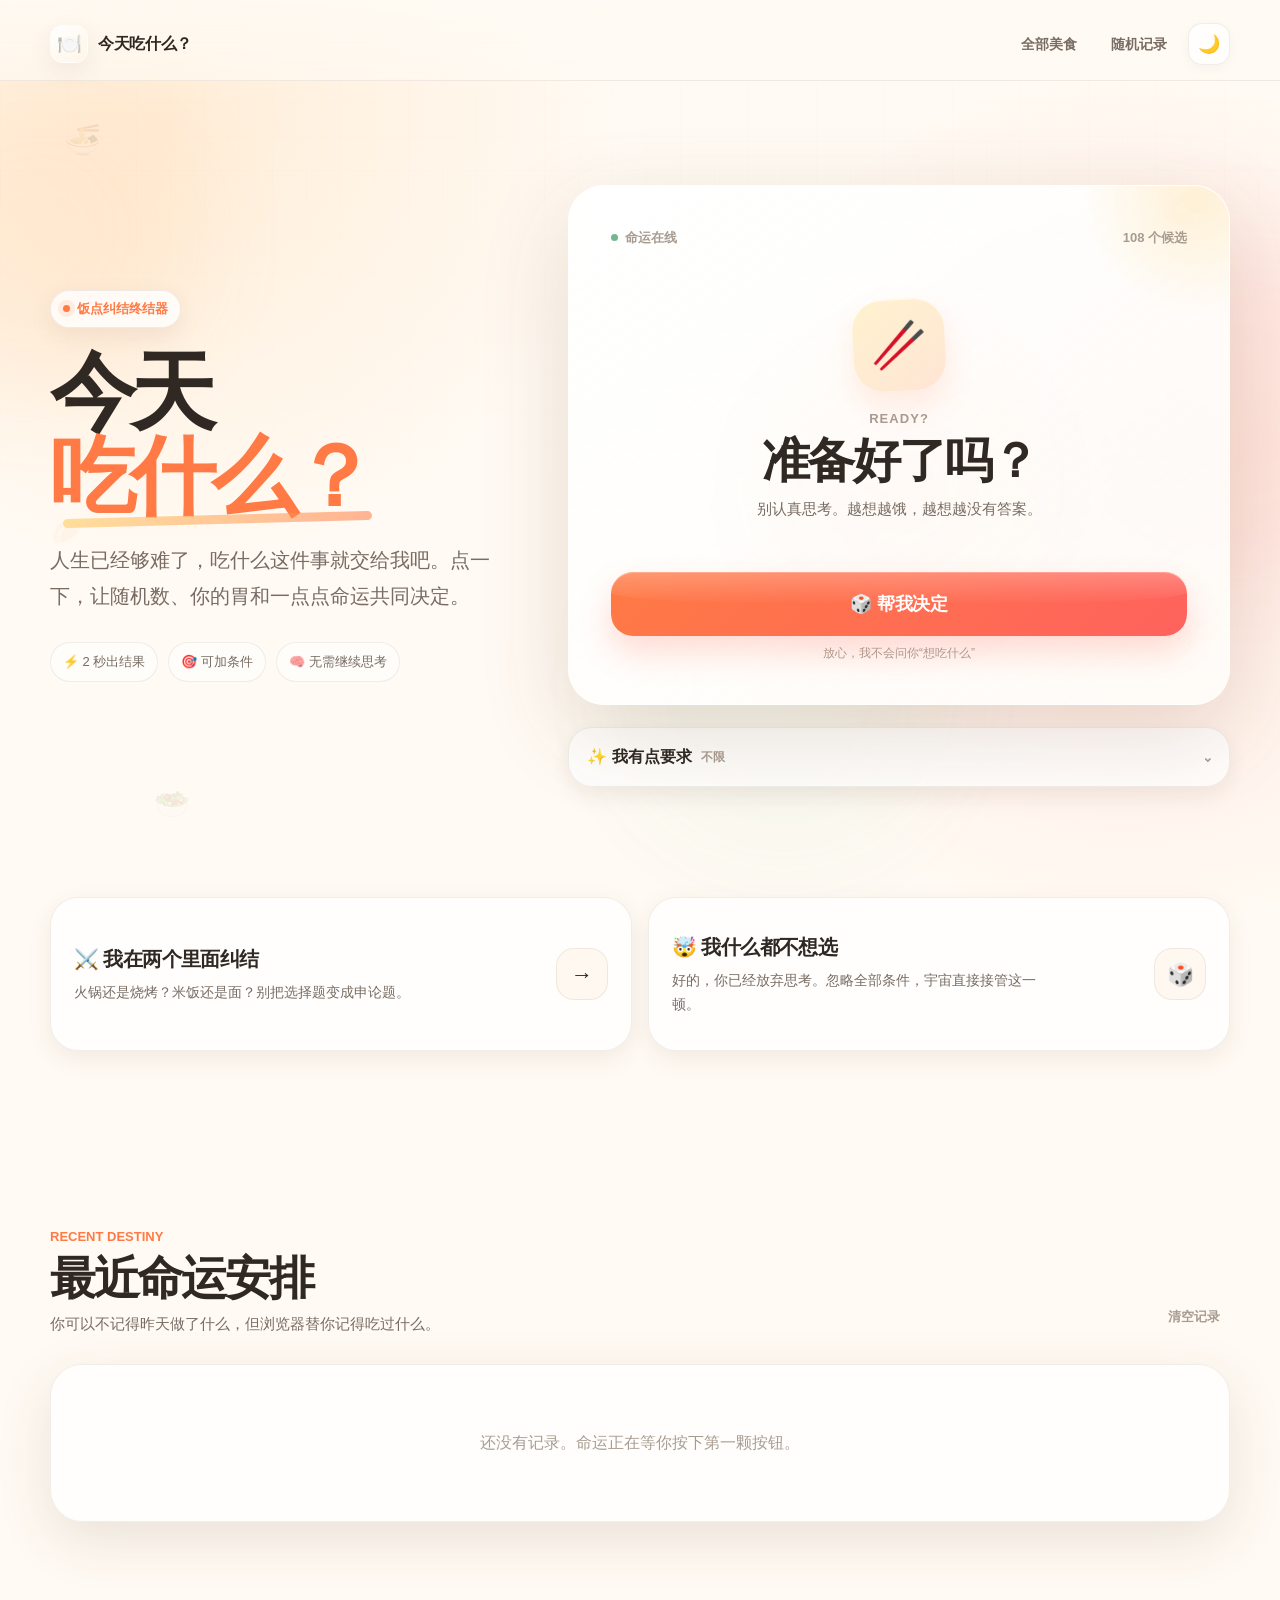
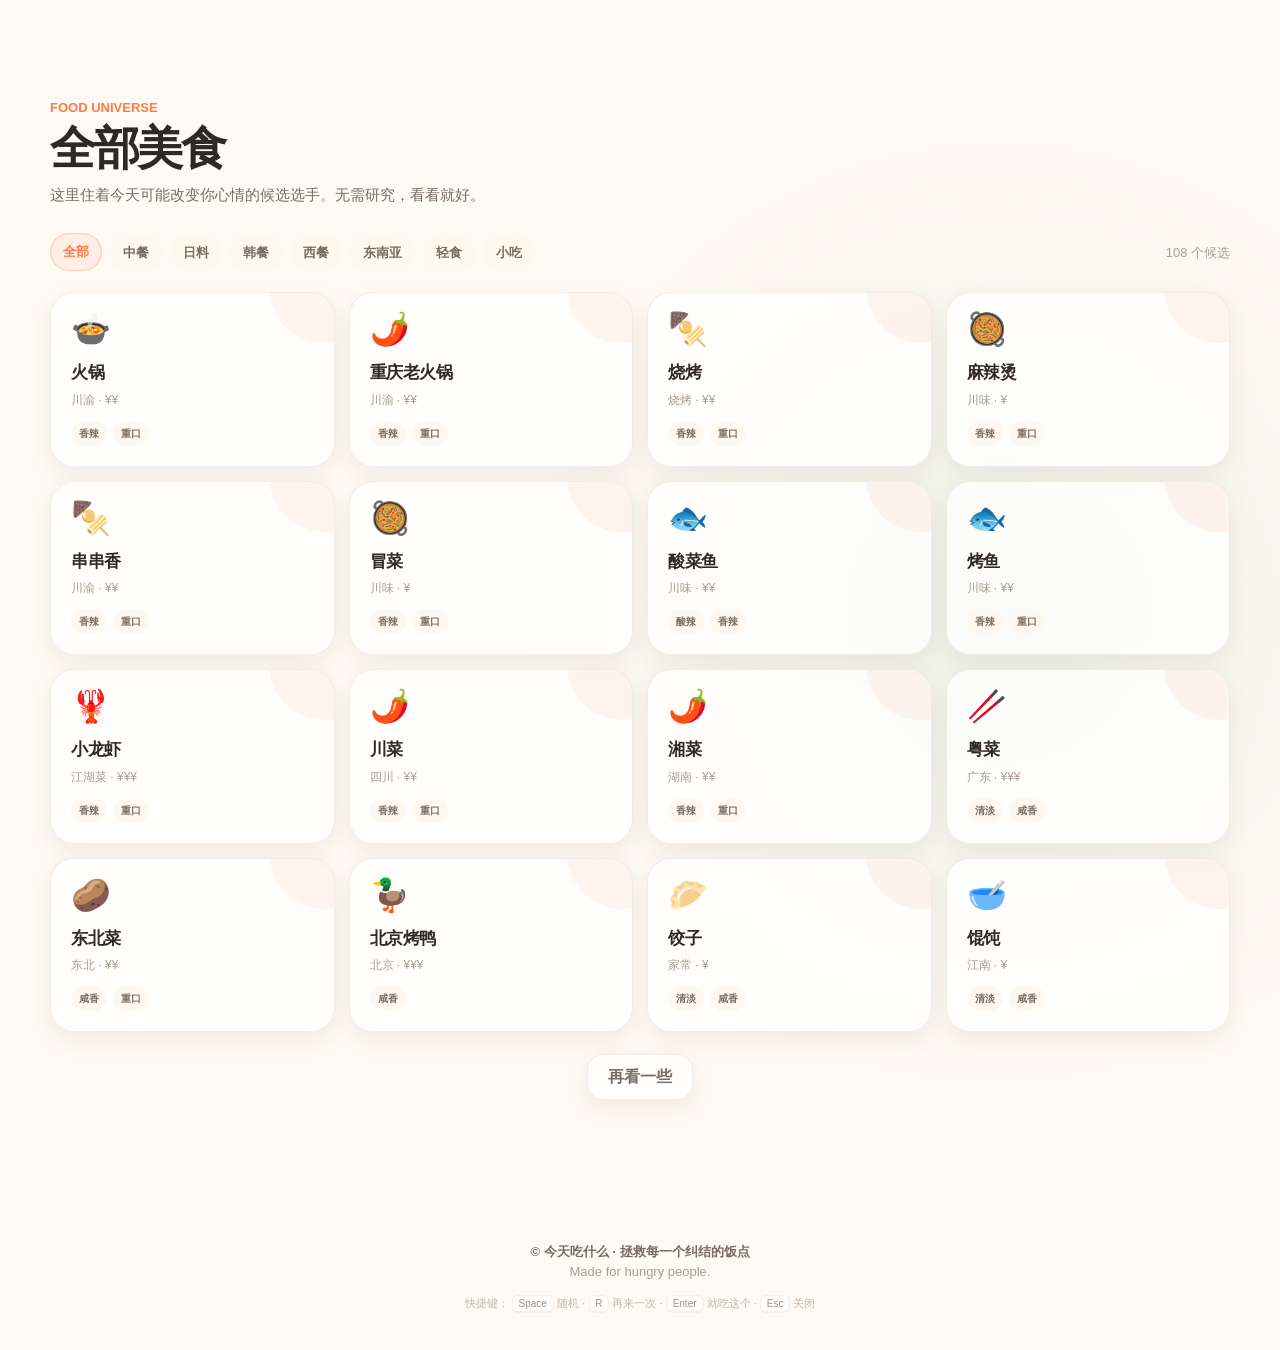
<file: projects/eat-what/index.html>
<!DOCTYPE html>
<html lang="zh-CN">
<head>
  <meta charset="UTF-8" />
  <meta name="viewport" content="width=device-width, initial-scale=1, viewport-fit=cover" />
  <meta name="theme-color" content="#fffaf3" />
  <meta name="color-scheme" content="light dark" />
  <title>今天吃什么？｜别纠结了，让命运替你选</title>
  <style>
    :root {
      --bg: #fffaf3;
      --bg-soft: #fff4e8;
      --surface: rgba(255, 255, 255, 0.76);
      --surface-solid: #fffdf9;
      --surface-2: rgba(255, 247, 238, 0.84);
      --text: #2f2823;
      --text-2: #786c63;
      --text-3: #a89c91;
      --line: rgba(93, 68, 50, 0.09);
      --orange: #ff7a45;
      --orange-2: #ff9b61;
      --coral: #ff625d;
      --yellow: #ffc857;
      --green: #72b78e;
      --green-soft: #e9f7ee;
      --danger: #e45e63;
      --shadow-sm: 0 8px 24px rgba(89, 56, 34, 0.08);
      --shadow-md: 0 18px 55px rgba(89, 56, 34, 0.12);
      --shadow-lg: 0 28px 90px rgba(103, 58, 27, 0.16);
      --radius-sm: 14px;
      --radius-md: 20px;
      --radius-lg: 28px;
      --radius-xl: 36px;
      --ease: cubic-bezier(.22, .8, .2, 1);
      --spring: cubic-bezier(.2, 1.15, .38, 1);
      --max: 1180px;
      --nav-h: 72px;
      --focus: 0 0 0 4px rgba(255, 122, 69, .2);
    }

    [data-theme="dark"] {
      --bg: #171412;
      --bg-soft: #201b18;
      --surface: rgba(38, 32, 28, 0.78);
      --surface-solid: #26201c;
      --surface-2: rgba(48, 39, 33, 0.82);
      --text: #fff4e9;
      --text-2: #cbbeb2;
      --text-3: #8f8278;
      --line: rgba(255, 240, 225, 0.09);
      --orange: #ff8b55;
      --orange-2: #ffae6f;
      --coral: #ff7771;
      --yellow: #ffd36a;
      --green: #7ec59a;
      --green-soft: #24372c;
      --danger: #ff8084;
      --shadow-sm: 0 10px 30px rgba(0, 0, 0, .18);
      --shadow-md: 0 24px 60px rgba(0, 0, 0, .28);
      --shadow-lg: 0 35px 100px rgba(0, 0, 0, .38);
      --focus: 0 0 0 4px rgba(255, 139, 85, .22);
    }

    * { box-sizing: border-box; }
    html { scroll-behavior: smooth; -webkit-text-size-adjust: 100%; }
    body {
      margin: 0;
      min-height: 100vh;
      overflow-x: hidden;
      background:
        radial-gradient(circle at 13% 4%, rgba(255, 194, 120, .22), transparent 28rem),
        radial-gradient(circle at 88% 17%, rgba(255, 113, 101, .13), transparent 27rem),
        radial-gradient(circle at 78% 75%, rgba(114, 183, 142, .12), transparent 30rem),
        var(--bg);
      color: var(--text);
      font-family:
        Inter, ui-rounded, "SF Pro Rounded", "SF Pro Display", -apple-system,
        BlinkMacSystemFont, "Segoe UI", "PingFang SC", "Hiragino Sans GB",
        "Microsoft YaHei", sans-serif;
      line-height: 1.5;
      transition: background-color .3s var(--ease), color .3s var(--ease);
      -webkit-tap-highlight-color: transparent;
      padding-bottom: env(safe-area-inset-bottom);
    }

    body::before {
      content: "";
      position: fixed;
      inset: 0;
      z-index: -3;
      pointer-events: none;
      opacity: .55;
      background-image:
        linear-gradient(rgba(110, 85, 64, .018) 1px, transparent 1px),
        linear-gradient(90deg, rgba(110, 85, 64, .018) 1px, transparent 1px);
      background-size: 34px 34px;
      mask-image: linear-gradient(to bottom, black, transparent 75%);
    }

    button, input { font: inherit; }
    button { color: inherit; }
    button, a, input, summary { -webkit-tap-highlight-color: transparent; }
    button:focus-visible, a:focus-visible, input:focus-visible, summary:focus-visible {
      outline: none;
      box-shadow: var(--focus);
    }
    ::selection { background: rgba(255, 122, 69, .2); }

    .ambient {
      position: fixed;
      border-radius: 999px;
      filter: blur(50px);
      pointer-events: none;
      z-index: -2;
      opacity: .45;
      animation: drift 15s ease-in-out infinite alternate;
    }
    .ambient.one { width: 320px; height: 320px; background: rgba(255, 175, 100, .28); top: 8vh; left: -120px; }
    .ambient.two { width: 360px; height: 360px; background: rgba(255, 105, 97, .15); top: 24vh; right: -140px; animation-delay: -5s; }
    .ambient.three { width: 340px; height: 340px; background: rgba(116, 198, 151, .13); bottom: 5vh; left: 48%; animation-delay: -9s; }
    @keyframes drift { from { transform: translate3d(0,0,0) scale(1); } to { transform: translate3d(28px,-22px,0) scale(1.08); } }

    .float-food {
      position: fixed;
      z-index: -1;
      pointer-events: none;
      user-select: none;
      opacity: .12;
      filter: saturate(.8);
      animation: floatFood 8s ease-in-out infinite;
    }
    .float-food.f1 { top: 13%; left: 5%; font-size: 30px; }
    .float-food.f2 { top: 21%; right: 6%; font-size: 34px; animation-delay: -2s; }
    .float-food.f3 { top: 57%; left: 4%; font-size: 26px; animation-delay: -4s; }
    .float-food.f4 { top: 68%; right: 5%; font-size: 31px; animation-delay: -6s; }
    .float-food.f5 { top: 87%; left: 12%; font-size: 29px; animation-delay: -1s; }
    .float-food.f6 { top: 45%; right: 15%; font-size: 23px; animation-delay: -3s; }
    @keyframes floatFood {
      0%, 100% { transform: translateY(0) rotate(-4deg); }
      50% { transform: translateY(-12px) rotate(5deg); }
    }

    .page { position: relative; }
    .container { width: min(calc(100% - 40px), var(--max)); margin: 0 auto; }

    .nav-shell {
      position: sticky;
      top: 0;
      z-index: 50;
      padding-top: max(8px, env(safe-area-inset-top));
      backdrop-filter: blur(18px);
      -webkit-backdrop-filter: blur(18px);
      background: linear-gradient(to bottom, color-mix(in srgb, var(--bg) 88%, transparent), color-mix(in srgb, var(--bg) 66%, transparent));
      border-bottom: 1px solid var(--line);
    }

    .nav {
      min-height: var(--nav-h);
      display: flex;
      align-items: center;
      justify-content: space-between;
      gap: 18px;
    }

    .brand {
      display: inline-flex;
      align-items: center;
      gap: 10px;
      text-decoration: none;
      color: var(--text);
      font-weight: 800;
      letter-spacing: -.02em;
      white-space: nowrap;
    }

    .brand-mark {
      width: 38px;
      height: 38px;
      display: grid;
      place-items: center;
      border-radius: 13px;
      background: linear-gradient(145deg, rgba(255,255,255,.94), rgba(255,244,229,.84));
      box-shadow: var(--shadow-sm);
      border: 1px solid rgba(255,255,255,.48);
      font-size: 20px;
    }

    [data-theme="dark"] .brand-mark {
      background: linear-gradient(145deg, #342a24, #251f1b);
      border-color: rgba(255,255,255,.05);
    }

    .nav-actions { display: flex; align-items: center; gap: 8px; }
    .nav-link, .icon-btn {
      border: 0;
      text-decoration: none;
      background: transparent;
      color: var(--text-2);
      cursor: pointer;
      transition: .2s var(--ease);
    }
    .nav-link {
      padding: 10px 13px;
      border-radius: 12px;
      font-size: 14px;
      font-weight: 650;
    }
    .nav-link:hover { background: var(--surface-2); color: var(--text); }
    .icon-btn {
      width: 42px;
      height: 42px;
      display: inline-grid;
      place-items: center;
      border-radius: 14px;
      background: var(--surface);
      border: 1px solid var(--line);
      box-shadow: 0 3px 12px rgba(60, 40, 25, .04);
      font-size: 18px;
    }
    .icon-btn:hover { transform: translateY(-2px); color: var(--text); box-shadow: var(--shadow-sm); }
    .icon-btn:active { transform: scale(.94); }

    .hero {
      min-height: calc(100vh - var(--nav-h));
      min-height: calc(100svh - var(--nav-h));
      display: grid;
      align-items: center;
      padding: 62px 0 80px;
    }
    .hero-grid {
      display: grid;
      grid-template-columns: minmax(0, .8fr) minmax(480px, 1.2fr);
      gap: clamp(36px, 6vw, 78px);
      align-items: center;
    }
    .hero-copy { animation: enter .8s var(--ease) both; }
    @keyframes enter {
      from { opacity: 0; transform: translateY(18px); }
      to { opacity: 1; transform: translateY(0); }
    }

    .eyebrow {
      display: inline-flex;
      align-items: center;
      gap: 7px;
      padding: 8px 12px;
      border-radius: 999px;
      background: var(--surface);
      border: 1px solid var(--line);
      color: var(--orange);
      font-size: 13px;
      font-weight: 750;
      box-shadow: var(--shadow-sm);
      margin-bottom: 22px;
    }
    .eyebrow-dot {
      width: 7px; height: 7px; border-radius: 99px;
      background: var(--orange);
      box-shadow: 0 0 0 5px rgba(255,122,69,.12);
    }
    h1 {
      margin: 0;
      max-width: 650px;
      font-size: clamp(50px, 7.4vw, 86px);
      line-height: .98;
      letter-spacing: -.065em;
      font-weight: 900;
    }
    .title-accent { display: inline-block; position: relative; color: var(--orange); }
    .title-accent::after {
      content:"";
      position:absolute;
      left:4%; right:0; bottom:-.06em;
      height:.1em; border-radius:999px;
      background:linear-gradient(90deg,var(--yellow),var(--orange));
      opacity:.55; transform:rotate(-1.5deg);
    }
    .hero-subtitle {
      margin: 24px 0 0;
      max-width: 530px;
      font-size: clamp(17px, 2vw, 20px);
      color: var(--text-2);
      line-height: 1.8;
    }
    .hero-mini { display:flex; flex-wrap:wrap; gap:10px; margin-top:28px; }
    .mini-pill {
      padding:9px 12px; border-radius:999px;
      background:color-mix(in srgb,var(--surface) 75%,transparent);
      border:1px solid var(--line);
      font-size:13px; color:var(--text-2);
    }

    .picker-wrap { position:relative; animation:enter .85s .08s var(--ease) both; }
    .picker-glow {
      position:absolute; inset:14% 8%; z-index:-1; border-radius:50%;
      background:radial-gradient(circle,rgba(255,135,69,.25),transparent 65%);
      filter:blur(34px); opacity:.7; transform:scale(.95);
      transition:.45s var(--ease);
    }
    .picker-wrap.is-running .picker-glow, .picker-wrap.has-result .picker-glow { transform:scale(1.18); opacity:1; }

    .picker-card {
      position:relative; overflow:hidden; min-height:520px;
      border-radius:var(--radius-xl);
      padding:clamp(24px,4vw,42px);
      display:flex; flex-direction:column; justify-content:space-between;
      background:linear-gradient(145deg,rgba(255,255,255,.72),rgba(255,250,244,.5)),var(--surface);
      border:1px solid rgba(255,255,255,.58);
      box-shadow:var(--shadow-lg);
      backdrop-filter:blur(24px) saturate(1.1);
      -webkit-backdrop-filter:blur(24px) saturate(1.1);
    }
    [data-theme="dark"] .picker-card {
      background:linear-gradient(145deg,rgba(51,43,37,.82),rgba(33,28,24,.74)),var(--surface);
      border-color:rgba(255,255,255,.06);
    }
    .picker-card::before {
      content:""; position:absolute; width:260px; height:260px; border-radius:50%;
      right:-100px; top:-120px;
      background:radial-gradient(circle,rgba(255,199,87,.23),transparent 65%);
      pointer-events:none;
    }

    .picker-topline {
      position:relative; z-index:2;
      display:flex; align-items:center; justify-content:space-between;
      gap:16px; color:var(--text-3); font-size:13px; font-weight:650;
    }
    .status-dot { display:inline-flex; align-items:center; gap:7px; }
    .status-dot::before { content:""; width:7px; height:7px; border-radius:99px; background:var(--green); }

    .picker-stage {
      position:relative; z-index:2; min-height:260px;
      display:grid; place-items:center; text-align:center; padding:12px 0;
    }
    .idle-state,.rolling-state,.result-state {
      width:100%; grid-area:1/1;
      transition:opacity .25s var(--ease),transform .35s var(--ease),filter .3s var(--ease);
    }
    .hidden-state { opacity:0; pointer-events:none; transform:scale(.96) translateY(8px); filter:blur(5px); }

    .idle-emoji {
      width:92px; height:92px; margin:0 auto 18px; display:grid; place-items:center;
      border-radius:30px; font-size:46px;
      background:linear-gradient(145deg,#fff2ce,#ffe5d5);
      box-shadow:inset 0 1px 0 rgba(255,255,255,.8),0 14px 30px rgba(255,127,70,.14);
      transform:rotate(-3deg); animation:idleBob 3.3s ease-in-out infinite;
    }
    [data-theme="dark"] .idle-emoji { background:linear-gradient(145deg,#443429,#352821); }
    @keyframes idleBob {
      0%,100%{transform:translateY(0) rotate(-3deg);}
      50%{transform:translateY(-8px) rotate(3deg);}
    }
    .stage-label { color:var(--text-3); font-size:13px; font-weight:750; letter-spacing:.08em; text-transform:uppercase; margin-bottom:8px; }
    .idle-title { margin:0; font-size:clamp(32px,5vw,48px); letter-spacing:-.045em; line-height:1.05; }
    .idle-desc { margin:12px auto 0; color:var(--text-2); max-width:340px; font-size:15px; }

    .rolling-emoji { font-size:52px; height:72px; display:grid; place-items:center; animation:rollingEmoji .42s ease-in-out infinite alternate; }
    @keyframes rollingEmoji { from{transform:translateY(2px) rotate(-6deg) scale(.96);} to{transform:translateY(-5px) rotate(6deg) scale(1.05);} }
    .rolling-name { min-height:70px; display:grid; place-items:center; font-size:clamp(38px,6vw,62px); font-weight:900; letter-spacing:-.05em; line-height:1.05; text-wrap:balance; }
    .rolling-caption { margin-top:14px; min-height:24px; color:var(--text-2); font-size:14px; }

    .result-emoji { font-size:62px; line-height:1; margin-bottom:12px; display:inline-block; filter:drop-shadow(0 10px 16px rgba(89,50,24,.12)); }
    .result-kicker { color:var(--orange); font-weight:800; font-size:14px; margin-bottom:5px; }
    .result-name { margin:0; font-size:clamp(44px,7vw,68px); line-height:1; font-weight:950; letter-spacing:-.06em; text-wrap:balance; }
    .result-quote { margin:15px auto 0; color:var(--text-2); font-size:15px; max-width:410px; }
    .result-pop { animation:resultPop .62s var(--spring) both; }
    @keyframes resultPop {
      0%{opacity:0;transform:scale(.75) translateY(20px);filter:blur(8px);}
      58%{opacity:1;transform:scale(1.035) translateY(-3px);filter:blur(0);}
      100%{opacity:1;transform:scale(1) translateY(0);}
    }

    .picker-bottom { position:relative; z-index:3; }
    .primary-cta {
      position:relative; isolation:isolate; width:100%; min-height:64px; border:0;
      border-radius:22px; cursor:pointer; overflow:hidden; color:white;
      font-weight:850; font-size:18px; letter-spacing:-.015em;
      background:linear-gradient(135deg,var(--orange),var(--coral));
      box-shadow:0 16px 32px rgba(255,96,75,.22),inset 0 1px 0 rgba(255,255,255,.38);
      transition:transform .2s var(--ease),box-shadow .2s var(--ease),filter .2s var(--ease);
    }
    .primary-cta::before {
      content:""; position:absolute; z-index:-1; inset:1px 1px auto 1px; height:48%;
      border-radius:21px 21px 40% 40%;
      background:linear-gradient(to bottom,rgba(255,255,255,.22),transparent);
      pointer-events:none;
    }
    .primary-cta:hover { transform:translateY(-3px); filter:saturate(1.05); box-shadow:0 20px 38px rgba(255,96,75,.27),inset 0 1px 0 rgba(255,255,255,.38); }
    .primary-cta:active { transform:scale(.975); }
    .primary-cta:disabled { cursor:not-allowed; opacity:.75; transform:none; }
    .cta-sub { display:block; margin-top:8px; text-align:center; font-size:12px; color:var(--text-3); }

    .secondary-actions { display:grid; grid-template-columns:1fr 1fr; gap:10px; margin-top:11px; }
    .soft-btn,.ghost-btn,.danger-btn {
      min-height:48px; border:1px solid var(--line); border-radius:16px; cursor:pointer;
      background:var(--surface-2); color:var(--text); font-weight:700; transition:.2s var(--ease);
    }
    .soft-btn:hover,.ghost-btn:hover,.danger-btn:hover { transform:translateY(-2px); box-shadow:var(--shadow-sm); }
    .soft-btn:active,.ghost-btn:active,.danger-btn:active { transform:scale(.97); }
    .ghost-btn { background:transparent; }
    .danger-btn { color:var(--danger); background:color-mix(in srgb,var(--danger) 7%,var(--surface)); }

    .result-actions { display:none; grid-template-columns:1.18fr 1fr; gap:10px; margin-top:13px; }
    .result-actions.visible { display:grid; animation:enter .4s var(--ease) both; }
    .result-actions .accept { background:linear-gradient(135deg,#65b483,#4aa773); border-color:transparent; color:white; box-shadow:0 12px 24px rgba(72,164,111,.16); }
    .result-actions .reject { grid-column:1/-1; }

    .confirmed-panel { display:none; margin-top:13px; padding:18px; border-radius:20px; text-align:center; background:var(--green-soft); border:1px solid color-mix(in srgb,var(--green) 24%,transparent); color:var(--text); }
    .confirmed-panel.visible { display:block; animation:resultPop .55s var(--spring) both; }
    .confirmed-title { font-size:18px; font-weight:850; }
    .confirmed-sub { margin-top:4px; font-size:13px; color:var(--text-2); }

    .shake { animation:shake .38s ease-in-out; }
    @keyframes shake {
      0%,100%{transform:translateX(0);}
      20%{transform:translateX(-4px) rotate(-.4deg);}
      40%{transform:translateX(4px) rotate(.4deg);}
      60%{transform:translateX(-3px);}
      80%{transform:translateX(2px);}
    }

    .filter-area { margin-top:22px; }
    .filter-panel { border-radius:24px; background:var(--surface); border:1px solid var(--line); overflow:hidden; box-shadow:var(--shadow-sm); }
    .filter-panel summary {
      list-style:none; min-height:58px; padding:0 18px; cursor:pointer;
      display:flex; align-items:center; justify-content:space-between; gap:14px;
      font-weight:750; user-select:none;
    }
    .filter-panel summary::-webkit-details-marker{display:none;}
    .summary-left{display:inline-flex;align-items:center;gap:9px;}
    .summary-meta{font-size:12px;font-weight:600;color:var(--text-3);}
    .summary-chevron{transition:transform .25s var(--ease);color:var(--text-3);}
    details[open] .summary-chevron{transform:rotate(180deg);}
    .filters{padding:2px 18px 20px;}
    .filter-group{padding-top:16px;border-top:1px solid var(--line);margin-top:14px;}
    .filter-group:first-child{margin-top:0;}
    .filter-title{margin:0 0 10px;color:var(--text-2);font-size:12px;font-weight:800;}
    .chips{display:flex;flex-wrap:wrap;gap:8px;}
    .chip{
      border:1px solid transparent;background:var(--surface-2);min-height:38px;padding:0 12px;border-radius:999px;
      cursor:pointer;color:var(--text-2);font-size:13px;font-weight:650;transition:.18s var(--ease);
    }
    .chip:hover{color:var(--text);transform:translateY(-1px);}
    .chip.active{
      background:color-mix(in srgb,var(--orange) 12%,var(--surface));
      border-color:color-mix(in srgb,var(--orange) 28%,transparent);
      color:var(--orange);box-shadow:inset 0 0 0 1px color-mix(in srgb,var(--orange) 7%,transparent);
      transform:translateY(-1px);
    }
    .no-match{display:none;padding:18px;margin-top:12px;border-radius:18px;background:color-mix(in srgb,var(--yellow) 12%,var(--surface));text-align:center;color:var(--text-2);font-size:14px;}
    .no-match.visible{display:block;animation:enter .3s var(--ease) both;}
    .no-match button{margin-top:10px;border:0;background:transparent;color:var(--orange);font-weight:800;cursor:pointer;}

    .quick-modes{width:min(calc(100% - 40px),var(--max));margin:-12px auto 88px;display:grid;grid-template-columns:repeat(2,1fr);gap:16px;}
    .mode-card{
      min-height:154px;padding:23px;border-radius:28px;background:var(--surface);border:1px solid var(--line);
      box-shadow:var(--shadow-sm);display:grid;grid-template-columns:1fr auto;align-items:center;gap:18px;transition:.25s var(--ease);
    }
    .mode-card:hover{transform:translateY(-4px);box-shadow:var(--shadow-md);}
    .mode-card h3{margin:0;font-size:20px;letter-spacing:-.03em;}
    .mode-card p{margin:7px 0 0;color:var(--text-2);font-size:14px;line-height:1.65;max-width:370px;}
    .mode-button{
      width:52px;height:52px;border:0;border-radius:18px;display:grid;place-items:center;cursor:pointer;
      background:var(--surface-2);font-size:22px;box-shadow:inset 0 0 0 1px var(--line);transition:.2s var(--ease);
    }
    .mode-button:hover{transform:scale(1.06) rotate(2deg);background:color-mix(in srgb,var(--orange) 10%,var(--surface-2));}
    .mode-button:active{transform:scale(.94);}

    .section{padding:88px 0;}
    .section-head{display:flex;align-items:end;justify-content:space-between;gap:24px;margin-bottom:28px;}
    .section-kicker{margin-bottom:6px;color:var(--orange);font-weight:800;font-size:13px;}
    .section-title{margin:0;font-size:clamp(30px,4.2vw,46px);letter-spacing:-.05em;line-height:1.1;}
    .section-desc{margin:10px 0 0;color:var(--text-2);font-size:15px;max-width:580px;}

    .history-panel{border-radius:32px;padding:clamp(20px,3.8vw,34px);background:var(--surface);border:1px solid var(--line);box-shadow:var(--shadow-md);}
    .history-list{display:grid;grid-template-columns:repeat(5,1fr);gap:12px;}
    .history-item{min-width:0;padding:16px;border-radius:20px;background:var(--surface-2);border:1px solid var(--line);transition:.2s var(--ease);}
    .history-item:hover{transform:translateY(-2px);}
    .history-emoji{font-size:26px;margin-bottom:9px;}
    .history-name{font-weight:800;font-size:14px;white-space:nowrap;overflow:hidden;text-overflow:ellipsis;}
    .history-time{margin-top:4px;color:var(--text-3);font-size:11px;}
    .empty-history{padding:32px 10px;text-align:center;color:var(--text-3);}
    .text-button{border:0;background:transparent;color:var(--text-3);cursor:pointer;padding:9px 10px;border-radius:10px;font-size:13px;font-weight:650;}
    .text-button:hover{color:var(--text);background:var(--surface-2);}

    .catalog-toolbar{display:flex;align-items:center;justify-content:space-between;gap:14px;flex-wrap:wrap;margin-bottom:20px;}
    .catalog-filters{display:flex;flex-wrap:wrap;gap:8px;}
    .catalog-count{color:var(--text-3);font-size:13px;}
    .food-grid{display:grid;grid-template-columns:repeat(4,1fr);gap:14px;}
    .food-card{
      position:relative;min-width:0;padding:20px;min-height:172px;display:flex;flex-direction:column;justify-content:space-between;
      border-radius:24px;background:var(--surface);border:1px solid var(--line);box-shadow:var(--shadow-sm);transition:.24s var(--ease);overflow:hidden;
    }
    .food-card::after{content:"";position:absolute;width:110px;height:110px;border-radius:50%;top:-60px;right:-45px;background:color-mix(in srgb,var(--orange) 8%,transparent);}
    .food-card:hover{transform:translateY(-4px);box-shadow:var(--shadow-md);}
    .food-card-emoji{font-size:32px;line-height:1;}
    .food-card-name{margin-top:15px;font-size:17px;font-weight:850;letter-spacing:-.02em;}
    .food-card-meta{margin-top:5px;color:var(--text-3);font-size:12px;}
    .food-card-tags{display:flex;flex-wrap:wrap;gap:6px;margin-top:12px;}
    .micro-tag{padding:5px 8px;border-radius:999px;background:var(--surface-2);color:var(--text-2);font-size:10px;font-weight:650;}
    .catalog-more{display:flex;justify-content:center;margin-top:22px;}
    .load-more{min-height:46px;padding:0 20px;border-radius:16px;background:var(--surface);border:1px solid var(--line);color:var(--text-2);cursor:pointer;font-weight:700;box-shadow:var(--shadow-sm);}

    .detail-card{display:none;margin:20px auto 0;padding:22px;border-radius:24px;background:linear-gradient(145deg,color-mix(in srgb,var(--surface-solid) 92%,transparent),var(--surface));border:1px solid var(--line);box-shadow:var(--shadow-md);}
    .detail-card.visible{display:block;animation:enter .4s var(--ease) both;}
    .detail-grid{display:grid;grid-template-columns:auto 1fr auto;gap:18px;align-items:center;}
    .detail-emoji{width:70px;height:70px;border-radius:22px;display:grid;place-items:center;font-size:38px;background:var(--surface-2);}
    .detail-name{font-size:22px;font-weight:900;letter-spacing:-.03em;}
    .detail-meta{margin-top:4px;color:var(--text-3);font-size:12px;}
    .detail-reason{margin-top:8px;color:var(--text-2);font-size:14px;}
    .rating{text-align:right;white-space:nowrap;}
    .rating-label{color:var(--text-3);font-size:11px;margin-bottom:3px;}
    .rating-score{color:var(--orange);font-size:18px;font-weight:900;}

    .footer{padding:54px 0 calc(38px + env(safe-area-inset-bottom));text-align:center;color:var(--text-3);font-size:13px;}
    .footer strong{color:var(--text-2);font-weight:750;}
    .shortcut-hint{margin-top:14px;opacity:.72;font-size:11px;}
    kbd{border:1px solid var(--line);border-bottom-width:2px;border-radius:6px;padding:2px 6px;background:var(--surface);font-size:10px;font-family:inherit;color:var(--text-2);}

    dialog{width:min(92vw,680px);max-height:min(88vh,760px);border:0;padding:0;background:transparent;color:var(--text);overflow:visible;}
    dialog::backdrop{background:rgba(23,18,15,.36);backdrop-filter:blur(8px);-webkit-backdrop-filter:blur(8px);}
    .dialog-card{position:relative;overflow:hidden;border-radius:32px;padding:clamp(22px,4vw,34px);background:var(--surface-solid);border:1px solid var(--line);box-shadow:var(--shadow-lg);animation:modalIn .38s var(--spring) both;}
    @keyframes modalIn{from{opacity:0;transform:translateY(20px) scale(.96);}to{opacity:1;transform:translateY(0) scale(1);}}
    .dialog-close{position:absolute;right:18px;top:18px;width:38px;height:38px;border:0;border-radius:13px;background:var(--surface-2);cursor:pointer;color:var(--text-2);font-size:18px;}
    .dialog-eyebrow{color:var(--orange);font-size:12px;font-weight:800;margin-bottom:7px;}
    .dialog-title{margin:0;font-size:clamp(26px,5vw,36px);letter-spacing:-.05em;line-height:1.1;}
    .dialog-desc{margin:10px 0 24px;color:var(--text-2);font-size:14px;}
    .duel-arena{display:grid;grid-template-columns:1fr 56px 1fr;align-items:stretch;gap:10px;margin-top:22px;}
    .duel-side{position:relative;min-height:180px;border-radius:24px;padding:18px;display:flex;flex-direction:column;justify-content:center;background:var(--surface-2);border:1px solid var(--line);transition:.18s var(--ease);}
    .duel-side.active{border-color:color-mix(in srgb,var(--orange) 45%,transparent);background:color-mix(in srgb,var(--orange) 9%,var(--surface));transform:scale(1.025);box-shadow:0 12px 34px rgba(255,122,69,.12);}
    .duel-side.winner{border-color:color-mix(in srgb,var(--green) 55%,transparent);background:color-mix(in srgb,var(--green) 13%,var(--surface));transform:scale(1.035);box-shadow:0 16px 44px rgba(78,167,115,.15);}
    .duel-label{margin-bottom:8px;color:var(--text-3);font-size:11px;font-weight:800;}
    .duel-input{width:100%;min-height:54px;border:1px solid var(--line);background:var(--surface);color:var(--text);border-radius:16px;padding:0 14px;font-size:16px;font-weight:750;}
    .duel-input::placeholder{color:var(--text-3);font-weight:500;}
    .vs{align-self:center;width:52px;height:52px;border-radius:18px;display:grid;place-items:center;color:white;font-size:14px;font-weight:950;background:linear-gradient(145deg,var(--orange),var(--coral));box-shadow:0 10px 24px rgba(255,100,79,.2);transform:rotate(-4deg);z-index:2;}
    .duel-result{min-height:30px;margin-top:17px;text-align:center;font-weight:850;font-size:17px;}
    .duel-action{margin-top:14px;}

    .toast-region{position:fixed;z-index:1000;left:50%;bottom:calc(24px + env(safe-area-inset-bottom));transform:translateX(-50%);width:min(calc(100% - 32px),420px);display:grid;gap:10px;pointer-events:none;}
    .toast{margin:0 auto;width:fit-content;max-width:100%;padding:12px 16px;border-radius:15px;background:color-mix(in srgb,var(--surface-solid) 93%,transparent);border:1px solid var(--line);box-shadow:var(--shadow-md);color:var(--text);font-size:13px;font-weight:700;backdrop-filter:blur(18px);-webkit-backdrop-filter:blur(18px);animation:toastIn .3s var(--spring) both;}
    .toast.out{animation:toastOut .25s var(--ease) forwards;}
    @keyframes toastIn{from{opacity:0;transform:translateY(12px) scale(.96);}to{opacity:1;transform:translateY(0) scale(1);}}
    @keyframes toastOut{to{opacity:0;transform:translateY(8px) scale(.98);}}

    .confetti-layer{position:fixed;inset:0;pointer-events:none;z-index:900;overflow:hidden;}
    .confetti{position:absolute;top:-20px;width:9px;height:16px;border-radius:3px;opacity:.95;animation:confettiFall var(--fall,1300ms) cubic-bezier(.18,.78,.33,1) forwards;}
    @keyframes confettiFall{
      0%{transform:translate3d(0,-10px,0) rotate(0deg);opacity:0;}
      10%{opacity:.95;}
      100%{transform:translate3d(var(--drift-x),105vh,0) rotate(var(--spin));opacity:0;}
    }
    .burst{position:absolute;left:50%;top:45%;width:10px;height:10px;border-radius:50%;pointer-events:none;background:var(--orange);animation:burst .68s ease-out forwards;}
    @keyframes burst{to{transform:translate(var(--bx),var(--by)) scale(.2);opacity:0;}}

    .ultimate-btn{display:none;margin-top:12px;width:100%;min-height:46px;border:1px dashed color-mix(in srgb,var(--orange) 45%,transparent);border-radius:16px;background:color-mix(in srgb,var(--orange) 7%,transparent);color:var(--orange);cursor:pointer;font-weight:800;}
    .ultimate-btn.visible{display:block;animation:enter .4s var(--ease) both;}
    .ultimate-lock{position:absolute;inset:0;z-index:8;display:none;place-items:center;text-align:center;padding:26px;background:color-mix(in srgb,var(--surface-solid) 90%,transparent);backdrop-filter:blur(15px);-webkit-backdrop-filter:blur(15px);}
    .ultimate-lock.visible{display:grid;animation:enter .3s var(--ease) both;}
    .ultimate-lock-icon{font-size:48px;}
    .ultimate-lock-title{margin-top:12px;font-size:25px;font-weight:900;letter-spacing:-.04em;}
    .ultimate-lock-sub{margin-top:7px;color:var(--text-2);font-size:14px;}

    @media (max-width:1020px){
      .hero{padding-top:48px;}
      .hero-grid{grid-template-columns:1fr;max-width:760px;margin:0 auto;}
      .hero-copy{text-align:center;}
      .hero-subtitle{margin-left:auto;margin-right:auto;}
      .hero-mini{justify-content:center;}
      .picker-card{min-height:510px;}
      .quick-modes{margin-top:0;}
      .history-list{grid-template-columns:repeat(4,1fr);}
      .food-grid{grid-template-columns:repeat(3,1fr);}
    }

    @media (max-width:760px){
      :root{--nav-h:62px;--radius-xl:30px;}
      .container,.quick-modes{width:min(calc(100% - 28px),var(--max));}
      .nav{min-height:62px;}
      .brand{font-size:14px;}
      .brand-mark{width:34px;height:34px;border-radius:12px;font-size:18px;}
      .nav-link{display:none;}
      .icon-btn{width:39px;height:39px;border-radius:13px;}
      .hero{min-height:auto;padding:38px 0 48px;}
      h1{font-size:clamp(48px,15vw,68px);}
      .hero-subtitle{font-size:16px;line-height:1.7;margin-top:20px;}
      .hero-mini{margin-top:21px;}
      .mini-pill:nth-child(3){display:none;}
      .picker-card{min-height:485px;padding:22px 18px 20px;border-radius:30px;}
      .picker-stage{min-height:250px;}
      .idle-emoji{width:82px;height:82px;border-radius:26px;font-size:42px;}
      .primary-cta{min-height:62px;border-radius:20px;}
      .secondary-actions{grid-template-columns:1fr;}
      .result-actions{grid-template-columns:1fr 1fr;}
      .filter-area{margin-top:16px;}
      .filter-panel{border-radius:22px;}
      .filter-panel summary{min-height:56px;}
      .quick-modes{grid-template-columns:1fr;margin-bottom:44px;}
      .mode-card{min-height:128px;padding:20px;border-radius:24px;}
      .section{padding:60px 0;}
      .section-head{align-items:flex-start;}
      .history-panel{padding:16px;border-radius:26px;}
      .history-list{display:flex;overflow-x:auto;gap:10px;scroll-snap-type:x mandatory;scrollbar-width:none;padding-bottom:2px;}
      .history-list::-webkit-scrollbar{display:none;}
      .history-item{flex:0 0 130px;scroll-snap-align:start;}
      .food-grid{grid-template-columns:repeat(2,minmax(0,1fr));gap:10px;}
      .food-card{min-height:156px;padding:16px;border-radius:21px;}
      .detail-grid{grid-template-columns:auto 1fr;}
      .rating{grid-column:1/-1;text-align:left;display:flex;align-items:center;gap:8px;}
      dialog{width:calc(100% - 22px);max-height:92svh;}
      .dialog-card{padding:24px 17px 20px;border-radius:28px;}
      .duel-arena{grid-template-columns:1fr;}
      .duel-side{min-height:118px;}
      .vs{width:44px;height:44px;border-radius:15px;justify-self:center;margin:-14px 0;}
      .shortcut-hint{display:none;}
    }

    @media (max-width:420px){
      .hero-mini{gap:7px;}
      .mini-pill{font-size:12px;padding:8px 10px;}
      .picker-card{padding-left:15px;padding-right:15px;}
      .picker-topline{font-size:11px;}
      .result-name{font-size:48px;}
      .chips{gap:7px;}
      .chip{min-height:37px;padding:0 11px;font-size:12px;}
      .food-grid{grid-template-columns:1fr 1fr;}
      .food-card-name{font-size:15px;}
      .food-card-meta{font-size:11px;}
    }

    @media (prefers-reduced-motion: reduce){
      *,*::before,*::after{
        scroll-behavior:auto !important;
        animation-duration:.01ms !important;
        animation-iteration-count:1 !important;
        transition-duration:.01ms !important;
      }
      .ambient,.float-food{animation:none !important;}
    }
  </style>
</head>
<body>
  <div class="ambient one"></div>
  <div class="ambient two"></div>
  <div class="ambient three"></div>

  <span class="float-food f1" aria-hidden="true">🍜</span>
  <span class="float-food f2" aria-hidden="true">🍣</span>
  <span class="float-food f3" aria-hidden="true">🥟</span>
  <span class="float-food f4" aria-hidden="true">🌮</span>
  <span class="float-food f5" aria-hidden="true">🥗</span>
  <span class="float-food f6" aria-hidden="true">🍕</span>

  <div class="page">
    <header class="nav-shell">
      <nav class="nav container" aria-label="主导航">
        <a href="#top" class="brand" aria-label="回到首页">
          <span class="brand-mark" aria-hidden="true">🍽️</span>
          <span>今天吃什么？</span>
        </a>
        <div class="nav-actions">
          <a class="nav-link" href="#foods">全部美食</a>
          <a class="nav-link" href="#history">随机记录</a>
          <button class="icon-btn" id="themeToggle" type="button" aria-label="切换深浅色模式" title="切换主题">
            <span id="themeIcon" aria-hidden="true">🌙</span>
          </button>
        </div>
      </nav>
    </header>

    <main id="top">
      <section class="hero">
        <div class="container hero-grid">
          <div class="hero-copy">
            <div class="eyebrow">
              <span class="eyebrow-dot"></span>
              饭点纠结终结器
            </div>
            <h1>今天<br /><span class="title-accent">吃什么？</span></h1>
            <p class="hero-subtitle">
              人生已经够难了，吃什么这件事就交给我吧。点一下，让随机数、你的胃和一点点命运共同决定。
            </p>
            <div class="hero-mini" aria-label="产品特点">
              <span class="mini-pill">⚡ 2 秒出结果</span>
              <span class="mini-pill">🎯 可加条件</span>
              <span class="mini-pill">🧠 无需继续思考</span>
            </div>
          </div>

          <div class="picker-wrap" id="pickerWrap">
            <div class="picker-glow"></div>

            <div class="picker-card" id="pickerCard">
              <div class="ultimate-lock" id="ultimateLock" aria-live="polite">
                <div>
                  <div class="ultimate-lock-icon">🔒</div>
                  <div class="ultimate-lock-title" id="ultimateLockTitle">不许反悔。</div>
                  <div class="ultimate-lock-sub">给这个答案一点尊重，3 秒后再说。</div>
                </div>
              </div>

              <div class="picker-topline">
                <span class="status-dot" id="pickerStatus">命运在线</span>
                <span id="candidateCount">正在准备菜单…</span>
              </div>

              <div class="picker-stage">
                <div class="idle-state" id="idleState">
                  <div class="idle-emoji" aria-hidden="true">🥢</div>
                  <div class="stage-label">Ready?</div>
                  <h2 class="idle-title">准备好了吗？</h2>
                  <p class="idle-desc">别认真思考。越想越饿，越想越没有答案。</p>
                </div>

                <div class="rolling-state hidden-state" id="rollingState" aria-live="polite">
                  <div class="rolling-emoji" id="rollingEmoji" aria-hidden="true">🍜</div>
                  <div class="rolling-name" id="rollingName">火锅</div>
                  <div class="rolling-caption" id="rollingCaption">正在询问你的胃……</div>
                </div>

                <div class="result-state hidden-state" id="resultState" aria-live="polite">
                  <div class="result-emoji" id="resultEmoji" aria-hidden="true">🍲</div>
                  <div class="result-kicker">🎉 今天就吃</div>
                  <h2 class="result-name" id="resultName">火锅</h2>
                  <p class="result-quote" id="resultQuote">锅一开，烦恼拜拜。</p>
                </div>
              </div>

              <div class="picker-bottom">
                <button class="primary-cta" id="mainRandomBtn" type="button">🎲 帮我决定</button>
                <span class="cta-sub" id="ctaSub">放心，我不会问你“想吃什么”</span>

                <div class="result-actions" id="resultActions">
                  <button class="soft-btn accept" id="acceptBtn" type="button">✅ 就吃这个</button>
                  <button class="soft-btn" id="againBtn" type="button">🎲 再来一次</button>
                  <button class="danger-btn reject" id="excludeBtn" type="button">🚫 换一个，别再出现</button>
                </div>

                <div class="confirmed-panel" id="confirmedPanel" aria-live="polite">
                  <div class="confirmed-title" id="confirmedTitle">决定了！</div>
                  <div class="confirmed-sub">现在唯一需要做的事：去吃。</div>
                </div>

                <button class="ultimate-btn" id="ultimateBtn" type="button">🔒 不许反悔，最后一次</button>
              </div>
            </div>

            <div class="filter-area">
              <details class="filter-panel" id="filterDetails">
                <summary>
                  <span class="summary-left">
                    <span>✨ 我有点要求</span>
                    <span class="summary-meta" id="filterSummary">不限</span>
                  </span>
                  <span class="summary-chevron" aria-hidden="true">⌄</span>
                </summary>

                <div class="filters">
                  <div class="filter-group" data-filter-group="budget">
                    <div class="filter-title">预算</div>
                    <div class="chips">
                      <button class="chip active" type="button" data-value="all">不限</button>
                      <button class="chip" type="button" data-value="1">¥ 便宜点</button>
                      <button class="chip" type="button" data-value="2">¥¥ 正常吃</button>
                      <button class="chip" type="button" data-value="3">¥¥¥ 今天奢侈一下</button>
                    </div>
                  </div>

                  <div class="filter-group" data-filter-group="category">
                    <div class="filter-title">类型</div>
                    <div class="chips">
                      <button class="chip active" type="button" data-value="all">不限</button>
                      <button class="chip" type="button" data-value="中餐">中餐</button>
                      <button class="chip" type="button" data-value="西餐">西餐</button>
                      <button class="chip" type="button" data-value="日料">日料</button>
                      <button class="chip" type="button" data-value="韩餐">韩餐</button>
                      <button class="chip" type="button" data-value="东南亚">东南亚</button>
                      <button class="chip" type="button" data-value="快餐">快餐</button>
                      <button class="chip" type="button" data-value="小吃">小吃</button>
                      <button class="chip" type="button" data-value="轻食">轻食</button>
                    </div>
                  </div>

                  <div class="filter-group" data-filter-group="taste">
                    <div class="filter-title">口味</div>
                    <div class="chips">
                      <button class="chip active" type="button" data-value="all">不限</button>
                      <button class="chip" type="button" data-value="清淡">清淡</button>
                      <button class="chip" type="button" data-value="香辣">香辣</button>
                      <button class="chip" type="button" data-value="酸辣">酸辣</button>
                      <button class="chip" type="button" data-value="重口">重口</button>
                      <button class="chip" type="button" data-value="咸香">咸香</button>
                      <button class="chip" type="button" data-value="清爽">清爽</button>
                      <button class="chip" type="button" data-value="甜口">甜口</button>
                    </div>
                  </div>

                  <div class="filter-group" data-filter-group="scene">
                    <div class="filter-title">场景</div>
                    <div class="chips">
                      <button class="chip active" type="button" data-value="all">不限</button>
                      <button class="chip" type="button" data-value="一个人">一个人</button>
                      <button class="chip" type="button" data-value="两个人">两个人</button>
                      <button class="chip" type="button" data-value="聚餐">聚餐</button>
                      <button class="chip" type="button" data-value="外卖">外卖</button>
                      <button class="chip" type="button" data-value="堂食">堂食</button>
                      <button class="chip" type="button" data-value="宵夜">宵夜</button>
                      <button class="chip" type="button" data-value="减脂">减脂</button>
                    </div>
                  </div>

                  <div class="no-match" id="noMatch">
                    要求有点多，命运也犯难了 😂
                    <br />
                    <button type="button" id="resetFiltersBtn">放宽条件</button>
                  </div>
                </div>
              </details>
            </div>
          </div>
        </div>
      </section>

      <section class="quick-modes" aria-label="特别模式">
        <article class="mode-card">
          <div>
            <h3>⚔️ 我在两个里面纠结</h3>
            <p>火锅还是烧烤？米饭还是面？别把选择题变成申论题。</p>
          </div>
          <button class="mode-button" id="openDuelBtn" type="button" aria-label="打开二选一模式">→</button>
        </article>

        <article class="mode-card">
          <div>
            <h3>🤯 我什么都不想选</h3>
            <p>好的，你已经放弃思考。忽略全部条件，宇宙直接接管这一顿。</p>
          </div>
          <button class="mode-button" id="chaosBtn" type="button" aria-label="完全随机一次">🎲</button>
        </article>
      </section>

      <section class="section history-section" id="history">
        <div class="container">
          <div class="section-head">
            <div>
              <div class="section-kicker">RECENT DESTINY</div>
              <h2 class="section-title">最近命运安排</h2>
              <p class="section-desc">你可以不记得昨天做了什么，但浏览器替你记得吃过什么。</p>
            </div>
            <button class="text-button" id="clearHistoryBtn" type="button">清空记录</button>
          </div>

          <div class="history-panel">
            <div class="history-list" id="historyList"></div>
          </div>
        </div>
      </section>

      <section class="section" id="foods">
        <div class="container">
          <div class="section-head">
            <div>
              <div class="section-kicker">FOOD UNIVERSE</div>
              <h2 class="section-title">全部美食</h2>
              <p class="section-desc">这里住着今天可能改变你心情的候选选手。无需研究，看看就好。</p>
            </div>
          </div>

          <div class="catalog-toolbar">
            <div class="catalog-filters" id="catalogFilters">
              <button class="chip active" type="button" data-catalog="全部">全部</button>
              <button class="chip" type="button" data-catalog="中餐">中餐</button>
              <button class="chip" type="button" data-catalog="日料">日料</button>
              <button class="chip" type="button" data-catalog="韩餐">韩餐</button>
              <button class="chip" type="button" data-catalog="西餐">西餐</button>
              <button class="chip" type="button" data-catalog="东南亚">东南亚</button>
              <button class="chip" type="button" data-catalog="轻食">轻食</button>
              <button class="chip" type="button" data-catalog="小吃">小吃</button>
            </div>
            <div class="catalog-count" id="catalogCount"></div>
          </div>

          <div class="food-grid" id="foodGrid"></div>
          <div class="catalog-more">
            <button class="load-more" id="loadMoreBtn" type="button">再看一些</button>
          </div>

          <div class="detail-card" id="detailCard">
            <div class="detail-grid">
              <div class="detail-emoji" id="detailEmoji">🍲</div>
              <div>
                <div class="detail-name" id="detailName">火锅</div>
                <div class="detail-meta" id="detailMeta">中餐 · 川渝 · 聚餐</div>
                <div class="detail-reason" id="detailReason">没有什么是一顿火锅解决不了的。</div>
              </div>
              <div class="rating">
                <div class="rating-label">命运推荐指数</div>
                <div class="rating-score" id="detailRating">★★★★★</div>
              </div>
            </div>
          </div>
        </div>
      </section>
    </main>

    <footer class="footer container">
      <strong>© 今天吃什么 · 拯救每一个纠结的饭点</strong>
      <div>Made for hungry people.</div>
      <div class="shortcut-hint">
        快捷键：
        <kbd>Space</kbd> 随机
        · <kbd>R</kbd> 再来一次
        · <kbd>Enter</kbd> 就吃这个
        · <kbd>Esc</kbd> 关闭
      </div>
    </footer>
  </div>

  <dialog id="duelDialog" aria-labelledby="duelTitle">
    <div class="dialog-card">
      <button class="dialog-close" id="closeDuelBtn" type="button" aria-label="关闭">×</button>
      <div class="dialog-eyebrow">CHOICE BATTLE</div>
      <h2 class="dialog-title" id="duelTitle">二选一，别再纠结。</h2>
      <p class="dialog-desc">填上两个选项。接下来的结果不接受上诉。</p>

      <div class="duel-arena">
        <div class="duel-side" id="duelSideA">
          <label class="duel-label" for="duelA">选项 A</label>
          <input class="duel-input" id="duelA" type="text" maxlength="20" placeholder="比如：火锅" autocomplete="off" />
        </div>

        <div class="vs" aria-hidden="true">VS</div>

        <div class="duel-side" id="duelSideB">
          <label class="duel-label" for="duelB">选项 B</label>
          <input class="duel-input" id="duelB" type="text" maxlength="20" placeholder="比如：烧烤" autocomplete="off" />
        </div>
      </div>

      <div class="duel-result" id="duelResult" aria-live="polite"></div>
      <button class="primary-cta duel-action" id="duelPickBtn" type="button">⚡ 帮我选</button>
    </div>
  </dialog>

  <div class="toast-region" id="toastRegion" aria-live="polite" aria-atomic="true"></div>
  <div class="confetti-layer" id="confettiLayer" aria-hidden="true"></div>

  <script>
    "use strict";

    const foods = [
      {name:"火锅",emoji:"🍲",category:"中餐",cuisine:"川渝",taste:["香辣","重口","咸香"],budget:2,scene:["两个人","聚餐","堂食","宵夜"],description:"锅一开，烦恼拜拜。"},
      {name:"重庆老火锅",emoji:"🌶️",category:"中餐",cuisine:"川渝",taste:["香辣","重口"],budget:2,scene:["两个人","聚餐","堂食","宵夜"],description:"今天的温度，应该从锅底开始升。"},
      {name:"烧烤",emoji:"🍢",category:"中餐",cuisine:"烧烤",taste:["香辣","重口","咸香"],budget:2,scene:["两个人","聚餐","堂食","宵夜"],description:"人生苦短，先撒孜然。"},
      {name:"麻辣烫",emoji:"🥘",category:"中餐",cuisine:"川味",taste:["香辣","重口"],budget:1,scene:["一个人","两个人","外卖","堂食","宵夜"],description:"想吃什么夹什么，这次你可以做一点点主。"},
      {name:"串串香",emoji:"🍢",category:"中餐",cuisine:"川渝",taste:["香辣","重口"],budget:2,scene:["两个人","聚餐","堂食","宵夜"],description:"所有烦恼，串起来一起涮掉。"},
      {name:"冒菜",emoji:"🥘",category:"中餐",cuisine:"川味",taste:["香辣","重口"],budget:1,scene:["一个人","外卖","堂食"],description:"一个人的火锅，也可以很有排面。"},
      {name:"酸菜鱼",emoji:"🐟",category:"中餐",cuisine:"川味",taste:["酸辣","香辣","咸香"],budget:2,scene:["两个人","聚餐","外卖","堂食"],description:"酸一点，辣一点，胃口直接上线。"},
      {name:"烤鱼",emoji:"🐟",category:"中餐",cuisine:"川味",taste:["香辣","重口","咸香"],budget:2,scene:["两个人","聚餐","堂食","宵夜"],description:"一条鱼，一桌快乐。"},
      {name:"小龙虾",emoji:"🦞",category:"中餐",cuisine:"江湖菜",taste:["香辣","重口","咸香"],budget:3,scene:["两个人","聚餐","堂食","宵夜"],description:"手会忙一点，但快乐也会多一点。"},
      {name:"川菜",emoji:"🌶️",category:"中餐",cuisine:"四川",taste:["香辣","重口","咸香"],budget:2,scene:["两个人","聚餐","外卖","堂食"],description:"辣得有层次，香得很认真。"},
      {name:"湘菜",emoji:"🌶️",category:"中餐",cuisine:"湖南",taste:["香辣","重口","咸香"],budget:2,scene:["两个人","聚餐","外卖","堂食"],description:"今天不需要克制，香辣就完事了。"},
      {name:"粤菜",emoji:"🥢",category:"中餐",cuisine:"广东",taste:["清淡","咸香"],budget:3,scene:["两个人","聚餐","堂食"],description:"清鲜细致，认真对待这一餐。"},
      {name:"东北菜",emoji:"🥔",category:"中餐",cuisine:"东北",taste:["咸香","重口"],budget:2,scene:["两个人","聚餐","堂食"],description:"菜量大，心也宽，吃完有安全感。"},
      {name:"北京烤鸭",emoji:"🦆",category:"中餐",cuisine:"北京",taste:["咸香"],budget:3,scene:["两个人","聚餐","堂食"],description:"卷起来的不是鸭，是今天的仪式感。"},
      {name:"饺子",emoji:"🥟",category:"中餐",cuisine:"家常",taste:["清淡","咸香"],budget:1,scene:["一个人","两个人","外卖","堂食"],description:"稳稳当当的一口满足。"},
      {name:"馄饨",emoji:"🥣",category:"中餐",cuisine:"江南",taste:["清淡","咸香"],budget:1,scene:["一个人","外卖","堂食","宵夜"],description:"热汤下肚，世界都柔和一点。"},
      {name:"兰州拉面",emoji:"🍜",category:"中餐",cuisine:"西北",taste:["清淡","咸香"],budget:1,scene:["一个人","外卖","堂食"],description:"一清二白三红四绿，今天就吃这一碗。"},
      {name:"牛肉面",emoji:"🍜",category:"中餐",cuisine:"面食",taste:["咸香","重口"],budget:1,scene:["一个人","外卖","堂食"],description:"大口吃面，效率解决饥饿。"},
      {name:"米线",emoji:"🍜",category:"中餐",cuisine:"云南",taste:["清淡","酸辣","香辣"],budget:1,scene:["一个人","外卖","堂食"],description:"滑溜溜的一碗，心情也跟着顺。"},
      {name:"螺蛳粉",emoji:"🍜",category:"中餐",cuisine:"广西",taste:["酸辣","重口","香辣"],budget:1,scene:["一个人","外卖","宵夜"],description:"爱的人狠狠爱，今天你就是爱的人。"},
      {name:"煲仔饭",emoji:"🍚",category:"中餐",cuisine:"广东",taste:["咸香"],budget:1,scene:["一个人","两个人","外卖","堂食"],description:"锅巴是这顿饭的隐藏奖励。"},
      {name:"盖浇饭",emoji:"🍛",category:"中餐",cuisine:"家常",taste:["咸香","重口"],budget:1,scene:["一个人","外卖","堂食"],description:"简单直接，饭点不需要复杂哲学。"},
      {name:"黄焖鸡",emoji:"🍗",category:"中餐",cuisine:"鲁味",taste:["咸香","重口"],budget:1,scene:["一个人","外卖","堂食"],description:"米饭杀手已就位。"},
      {name:"沙县小吃",emoji:"🥟",category:"小吃",cuisine:"福建",taste:["清淡","咸香"],budget:1,scene:["一个人","外卖","堂食"],description:"低调、稳定、永远不会离你太远。"},
      {name:"肉夹馍",emoji:"🥙",category:"小吃",cuisine:"陕西",taste:["咸香","重口"],budget:1,scene:["一个人","外卖","堂食"],description:"碳水夹着肉，幸福夹得很紧。"},
      {name:"凉皮",emoji:"🥢",category:"小吃",cuisine:"陕西",taste:["酸辣","清爽","香辣"],budget:1,scene:["一个人","外卖","堂食"],description:"酸辣清爽，专治没胃口。"},
      {name:"生煎",emoji:"🥟",category:"小吃",cuisine:"上海",taste:["咸香"],budget:1,scene:["一个人","两个人","堂食"],description:"底脆汁多，小心第一口，也期待第一口。"},
      {name:"小笼包",emoji:"🥟",category:"小吃",cuisine:"江南",taste:["清淡","咸香"],budget:1,scene:["一个人","两个人","堂食"],description:"一口小笼包，一口温柔。"},
      {name:"锅贴",emoji:"🥟",category:"小吃",cuisine:"北方",taste:["咸香"],budget:1,scene:["一个人","外卖","堂食"],description:"脆底才是成年人的奖励。"},
      {name:"鸡公煲",emoji:"🍗",category:"中餐",cuisine:"川渝",taste:["香辣","重口","咸香"],budget:2,scene:["两个人","聚餐","外卖","堂食"],description:"一锅热乎乎，今天的疲惫有地方放。"},
      {name:"砂锅",emoji:"🍲",category:"中餐",cuisine:"家常",taste:["咸香","清淡"],budget:1,scene:["一个人","两个人","堂食","宵夜"],description:"咕嘟咕嘟，就是很会安慰人。"},
      {name:"炭火烤肉",emoji:"🥩",category:"中餐",cuisine:"烤肉",taste:["咸香","重口"],budget:3,scene:["两个人","聚餐","堂食"],description:"滋滋作响的声音，就是饭点 BGM。"},
      {name:"铁板烧",emoji:"🥩",category:"中餐",cuisine:"融合",taste:["咸香"],budget:3,scene:["两个人","聚餐","堂食"],description:"今天吃点有现场感的。"},
      {name:"海南鸡饭",emoji:"🍗",category:"中餐",cuisine:"海南",taste:["清淡","咸香"],budget:1,scene:["一个人","两个人","外卖","堂食"],description:"鸡嫩饭香，稳稳拿下这顿。"},
      {name:"白切鸡",emoji:"🍗",category:"中餐",cuisine:"广东",taste:["清淡","咸香"],budget:2,scene:["两个人","聚餐","堂食"],description:"简单的做法，最考验好吃这件事。"},
      {name:"粥",emoji:"🥣",category:"中餐",cuisine:"家常",taste:["清淡"],budget:1,scene:["一个人","外卖","堂食","宵夜"],description:"今天可以对胃温柔一点。"},
      {name:"豆花饭",emoji:"🥣",category:"中餐",cuisine:"川渝",taste:["香辣","清淡"],budget:1,scene:["一个人","堂食"],description:"看起来朴素，吃起来很会安慰人。"},
      {name:"卤肉饭",emoji:"🍚",category:"中餐",cuisine:"台式",taste:["咸香","甜口"],budget:1,scene:["一个人","外卖","堂食"],description:"一勺卤汁下去，米饭有了灵魂。"},
      {name:"鸡排饭",emoji:"🍗",category:"快餐",cuisine:"快餐",taste:["咸香","重口"],budget:1,scene:["一个人","外卖","堂食"],description:"脆脆的鸡排，明确的快乐。"},
      {name:"寿司",emoji:"🍣",category:"日料",cuisine:"日本",taste:["清淡","咸香","清爽"],budget:2,scene:["一个人","两个人","堂食"],description:"一口一个，秩序感和满足感都在线。"},
      {name:"刺身",emoji:"🐟",category:"日料",cuisine:"日本",taste:["清淡","清爽"],budget:3,scene:["两个人","聚餐","堂食"],description:"今天适合吃得清爽又认真。"},
      {name:"日式拉面",emoji:"🍜",category:"日料",cuisine:"日本",taste:["咸香","重口"],budget:2,scene:["一个人","两个人","堂食"],description:"浓汤、叉烧、溏心蛋，组合拳很强。"},
      {name:"乌冬面",emoji:"🍜",category:"日料",cuisine:"日本",taste:["清淡","咸香"],budget:2,scene:["一个人","两个人","堂食"],description:"软乎乎的面，适合今天的你。"},
      {name:"日式烧肉",emoji:"🥩",category:"日料",cuisine:"日本",taste:["咸香","重口"],budget:3,scene:["两个人","聚餐","堂食"],description:"肉在烤网上滋滋响，答案已经很明显。"},
      {name:"寿喜烧",emoji:"🍲",category:"日料",cuisine:"日本",taste:["甜口","咸香"],budget:3,scene:["两个人","聚餐","堂食"],description:"甜咸热乎，像给今天加一层柔光。"},
      {name:"日式咖喱饭",emoji:"🍛",category:"日料",cuisine:"日本",taste:["甜口","咸香"],budget:1,scene:["一个人","两个人","外卖","堂食"],description:"咖喱和米饭的组合，几乎没有失手空间。"},
      {name:"天妇罗",emoji:"🍤",category:"日料",cuisine:"日本",taste:["咸香"],budget:2,scene:["一个人","两个人","堂食"],description:"酥脆但不吵闹，精致地满足一下。"},
      {name:"鳗鱼饭",emoji:"🍱",category:"日料",cuisine:"日本",taste:["甜口","咸香"],budget:3,scene:["一个人","两个人","堂食"],description:"甜香酱汁配热饭，今天值得。"},
      {name:"亲子丼",emoji:"🍚",category:"日料",cuisine:"日本",taste:["甜口","咸香"],budget:2,scene:["一个人","堂食"],description:"软嫩、热乎，低调但很难拒绝。"},
      {name:"荞麦面",emoji:"🍜",category:"日料",cuisine:"日本",taste:["清淡","清爽"],budget:2,scene:["一个人","堂食","减脂"],description:"不想吃太重？这一碗刚刚好。"},
      {name:"韩式烤肉",emoji:"🥩",category:"韩餐",cuisine:"韩国",taste:["咸香","重口","香辣"],budget:3,scene:["两个人","聚餐","堂食"],description:"生菜包肉的时候，人生突然有结构了。"},
      {name:"部队锅",emoji:"🍲",category:"韩餐",cuisine:"韩国",taste:["香辣","重口","咸香"],budget:2,scene:["两个人","聚餐","堂食","宵夜"],description:"热量先别算，快乐比较重要。"},
      {name:"石锅拌饭",emoji:"🍚",category:"韩餐",cuisine:"韩国",taste:["香辣","咸香"],budget:1,scene:["一个人","两个人","外卖","堂食"],description:"拌一拌，今天也跟着重新排列组合。"},
      {name:"韩式炸鸡",emoji:"🍗",category:"韩餐",cuisine:"韩国",taste:["甜口","咸香","重口"],budget:2,scene:["一个人","两个人","外卖","宵夜"],description:"脆皮和酱汁负责今天的快乐。"},
      {name:"辣炒年糕",emoji:"🍢",category:"韩餐",cuisine:"韩国",taste:["香辣","甜口","重口"],budget:1,scene:["一个人","两个人","外卖","宵夜"],description:"软糯又辣，越吃越停不下来。"},
      {name:"韩式冷面",emoji:"🍜",category:"韩餐",cuisine:"韩国",taste:["酸辣","清爽"],budget:1,scene:["一个人","堂食"],description:"清清凉凉，把纠结一起降温。"},
      {name:"泡菜汤",emoji:"🥘",category:"韩餐",cuisine:"韩国",taste:["酸辣","香辣"],budget:1,scene:["一个人","两个人","堂食"],description:"酸辣热汤，胃口自动启动。"},
      {name:"汉堡",emoji:"🍔",category:"西餐",cuisine:"美式",taste:["咸香","重口"],budget:1,scene:["一个人","两个人","外卖","堂食"],description:"双手握住的，是非常具体的幸福。"},
      {name:"披萨",emoji:"🍕",category:"西餐",cuisine:"意式",taste:["咸香","重口"],budget:2,scene:["一个人","两个人","聚餐","外卖"],description:"拉丝那一刻，选择就已经正确了。"},
      {name:"牛排",emoji:"🥩",category:"西餐",cuisine:"西式",taste:["咸香"],budget:3,scene:["两个人","聚餐","堂食"],description:"今天适合认真切一块肉。"},
      {name:"意大利面",emoji:"🍝",category:"西餐",cuisine:"意式",taste:["咸香","酸甜"],budget:2,scene:["一个人","两个人","堂食"],description:"叉子卷起来，生活也显得没那么乱。"},
      {name:"焗饭",emoji:"🧀",category:"西餐",cuisine:"西式",taste:["咸香","重口"],budget:2,scene:["一个人","两个人","外卖","堂食"],description:"芝士盖住饭，烦恼也先盖一下。"},
      {name:"三明治",emoji:"🥪",category:"西餐",cuisine:"西式",taste:["清淡","咸香","清爽"],budget:1,scene:["一个人","外卖","减脂"],description:"不想太复杂，就吃一份清晰的。"},
      {name:"墨西哥卷饼",emoji:"🌯",category:"西餐",cuisine:"墨西哥",taste:["香辣","咸香"],budget:2,scene:["一个人","两个人","外卖","堂食"],description:"把肉、菜和快乐全卷在一起。"},
      {name:"炸鱼薯条",emoji:"🍟",category:"西餐",cuisine:"英式",taste:["咸香","重口"],budget:2,scene:["一个人","两个人","堂食"],description:"酥脆是今天的关键词。"},
      {name:"烤鸡",emoji:"🍗",category:"西餐",cuisine:"西式",taste:["咸香"],budget:2,scene:["两个人","聚餐","堂食"],description:"香气很直接，决定也可以很直接。"},
      {name:"帕尼尼",emoji:"🥪",category:"西餐",cuisine:"意式",taste:["咸香"],budget:2,scene:["一个人","外卖","堂食"],description:"压得酥酥脆脆，吃起来不拖泥带水。"},
      {name:"奶油蘑菇汤",emoji:"🥣",category:"西餐",cuisine:"西式",taste:["清淡","咸香"],budget:2,scene:["一个人","两个人","堂食"],description:"今天需要一点温柔浓郁。"},
      {name:"泰国菜",emoji:"🌶️",category:"东南亚",cuisine:"泰国",taste:["酸辣","香辣","甜口"],budget:2,scene:["两个人","聚餐","堂食"],description:"酸甜辣一起上场，味蕾今天不无聊。"},
      {name:"冬阴功",emoji:"🦐",category:"东南亚",cuisine:"泰国",taste:["酸辣","香辣"],budget:2,scene:["两个人","聚餐","堂食"],description:"酸辣一口醒脑，比咖啡还会叫你回来。"},
      {name:"泰式炒河粉",emoji:"🍜",category:"东南亚",cuisine:"泰国",taste:["酸甜","咸香"],budget:2,scene:["一个人","两个人","堂食"],description:"酸甜鲜香，今天换个频道。"},
      {name:"越南粉",emoji:"🍜",category:"东南亚",cuisine:"越南",taste:["清淡","清爽","咸香"],budget:2,scene:["一个人","两个人","堂食"],description:"清清爽爽，但一点都不无聊。"},
      {name:"新加坡海南鸡饭",emoji:"🍗",category:"东南亚",cuisine:"新加坡",taste:["清淡","咸香"],budget:2,scene:["一个人","两个人","外卖","堂食"],description:"鸡嫩饭香，属于可靠型选手。"},
      {name:"南洋咖喱",emoji:"🍛",category:"东南亚",cuisine:"南洋",taste:["香辣","重口","咸香"],budget:2,scene:["一个人","两个人","外卖","堂食"],description:"浓香咖喱一上桌，米饭自动加速消失。"},
      {name:"马来叻沙",emoji:"🍜",category:"东南亚",cuisine:"马来西亚",taste:["香辣","酸辣","重口"],budget:2,scene:["一个人","两个人","堂食"],description:"浓、香、辣，今天吃得有记忆点。"},
      {name:"沙拉",emoji:"🥗",category:"轻食",cuisine:"轻食",taste:["清淡","清爽"],budget:1,scene:["一个人","外卖","减脂"],description:"清爽一点，下午也轻盈一点。"},
      {name:"鸡胸肉轻食",emoji:"🍗",category:"轻食",cuisine:"轻食",taste:["清淡","咸香"],budget:1,scene:["一个人","外卖","减脂"],description:"蛋白质负责，罪恶感休假。"},
      {name:"Poke Bowl",emoji:"🥗",category:"轻食",cuisine:"夏威夷",taste:["清淡","清爽","咸香"],budget:2,scene:["一个人","外卖","减脂"],description:"颜色好看，吃完也不会昏昏沉沉。"},
      {name:"全麦三明治",emoji:"🥪",category:"轻食",cuisine:"轻食",taste:["清淡","清爽"],budget:1,scene:["一个人","外卖","减脂"],description:"理性的一餐，也可以很好吃。"},
      {name:"轻食碗",emoji:"🥗",category:"轻食",cuisine:"轻食",taste:["清淡","清爽"],budget:2,scene:["一个人","外卖","减脂"],description:"一碗把蔬菜、蛋白和安心都装齐。"},
      {name:"牛油果鸡蛋碗",emoji:"🥑",category:"轻食",cuisine:"轻食",taste:["清淡","清爽"],budget:2,scene:["一个人","减脂"],description:"今天适合吃得漂亮一点。"},
      {name:"希腊酸奶碗",emoji:"🥣",category:"轻食",cuisine:"轻食",taste:["清爽","甜口"],budget:2,scene:["一个人","减脂"],description:"轻盈、清爽，还留一点甜。"},
      {name:"炸鸡",emoji:"🍗",category:"快餐",cuisine:"快餐",taste:["咸香","重口"],budget:1,scene:["一个人","两个人","外卖","宵夜"],description:"酥脆解决不了所有事，但能解决这一顿。"},
      {name:"薯条汉堡套餐",emoji:"🍔",category:"快餐",cuisine:"快餐",taste:["咸香","重口"],budget:1,scene:["一个人","两个人","外卖"],description:"不用设计菜单，套餐替你做好决定。"},
      {name:"便利店便当",emoji:"🍱",category:"快餐",cuisine:"便利店",taste:["清淡","咸香"],budget:1,scene:["一个人","外卖"],description:"今天不折腾，也是一种成熟。"},
      {name:"关东煮",emoji:"🍢",category:"小吃",cuisine:"便利店",taste:["清淡","咸香"],budget:1,scene:["一个人","宵夜"],description:"热乎乎的小东西，专门收留夜晚的胃。"},
      {name:"泡面",emoji:"🍜",category:"快餐",cuisine:"速食",taste:["咸香","重口"],budget:1,scene:["一个人","宵夜"],description:"偶尔简单一点，宇宙不会怪你。"},
      {name:"早餐套餐",emoji:"🍳",category:"快餐",cuisine:"早餐",taste:["清淡","咸香"],budget:1,scene:["一个人","堂食"],description:"鸡蛋、碳水、咖啡，今天重新开机。"},
      {name:"面包咖啡",emoji:"🥐",category:"快餐",cuisine:"咖啡馆",taste:["甜口","清淡"],budget:1,scene:["一个人","堂食"],description:"不想吃正餐？先让香气把你救回来。"},
      {name:"鸡蛋灌饼",emoji:"🌯",category:"小吃",cuisine:"街头小吃",taste:["咸香"],budget:1,scene:["一个人","外卖"],description:"便宜、快、香，饭点效率型答案。"},
      {name:"煎饼果子",emoji:"🌯",category:"小吃",cuisine:"天津",taste:["咸香"],budget:1,scene:["一个人","外卖"],description:"薄脆一响，早晚都像个好饭点。"},
      {name:"烤冷面",emoji:"🍜",category:"小吃",cuisine:"东北小吃",taste:["酸甜","咸香","香辣"],budget:1,scene:["一个人","宵夜"],description:"街头烟火气，今天就需要这个。"},
      {name:"臭豆腐",emoji:"🧈",category:"小吃",cuisine:"湖南小吃",taste:["香辣","重口"],budget:1,scene:["一个人","两个人","宵夜"],description:"闻起来有个性，吃起来有立场。"},
      {name:"章鱼小丸子",emoji:"🐙",category:"小吃",cuisine:"日式小吃",taste:["咸香","甜口"],budget:1,scene:["一个人","两个人","宵夜"],description:"一盒小丸子，快乐刚好装满。"},
      {name:"车仔面",emoji:"🍜",category:"小吃",cuisine:"港式",taste:["咸香","重口"],budget:1,scene:["一个人","堂食","宵夜"],description:"自由搭配，但又不会自由到让你崩溃。"},
      {name:"云吞面",emoji:"🍜",category:"小吃",cuisine:"港式",taste:["清淡","咸香"],budget:1,scene:["一个人","堂食"],description:"面爽云吞鲜，温柔但不寡淡。"},
      {name:"叉烧饭",emoji:"🍚",category:"中餐",cuisine:"港式",taste:["甜口","咸香"],budget:1,scene:["一个人","外卖","堂食"],description:"甜咸叉烧配白饭，稳得像老朋友。"},
      {name:"菠萝包配奶茶",emoji:"🥯",category:"小吃",cuisine:"港式",taste:["甜口"],budget:1,scene:["一个人","堂食"],description:"今天先把情绪哄好，再谈营养。"},
      {name:"披萨卷",emoji:"🌯",category:"快餐",cuisine:"西式",taste:["咸香","重口"],budget:1,scene:["一个人","外卖"],description:"披萨换了个更好拿的形态。"},
      {name:"咖喱乌冬",emoji:"🍜",category:"日料",cuisine:"日本",taste:["咸香","甜口"],budget:2,scene:["一个人","两个人","堂食"],description:"浓郁咖喱加软弹乌冬，今天很稳。"},
      {name:"海鲜饭",emoji:"🥘",category:"西餐",cuisine:"西班牙",taste:["咸香"],budget:3,scene:["两个人","聚餐","堂食"],description:"一锅金灿灿，像给普通一天加了节日滤镜。"},
      {name:"法式可丽饼",emoji:"🥞",category:"西餐",cuisine:"法式",taste:["甜口","清淡"],budget:2,scene:["一个人","两个人","堂食"],description:"今天的饭可以带一点浪漫成分。"},
      {name:"塔可",emoji:"🌮",category:"西餐",cuisine:"墨西哥",taste:["香辣","咸香","清爽"],budget:2,scene:["一个人","两个人","堂食"],description:"脆、鲜、辣，一口很有精神。"},
      {name:"鸡肉卷",emoji:"🌯",category:"快餐",cuisine:"快餐",taste:["咸香","清爽"],budget:1,scene:["一个人","外卖"],description:"拿着就能吃，效率和味道都照顾到了。"},
      {name:"烤红薯",emoji:"🍠",category:"小吃",cuisine:"街头小吃",taste:["甜口"],budget:1,scene:["一个人","宵夜"],description:"暖乎乎、甜丝丝，冬天尤其会做人。"},
      {name:"糖醋里脊",emoji:"🍖",category:"中餐",cuisine:"家常",taste:["甜口","酸甜"],budget:2,scene:["两个人","聚餐","外卖"],description:"酸甜这件事，偶尔就是很正确。"},
      {name:"麻婆豆腐",emoji:"🌶️",category:"中餐",cuisine:"四川",taste:["香辣","重口"],budget:1,scene:["一个人","两个人","外卖"],description:"米饭请提前就位。"},
      {name:"番茄牛腩",emoji:"🍅",category:"中餐",cuisine:"家常",taste:["酸甜","咸香"],budget:2,scene:["一个人","两个人","外卖","堂食"],description:"酸甜浓郁，又很像家里会有的一锅。"}
    ];

    const funCopy = [
      "命运已经替你决定了。","别纠结，就它。","再想下去饭点都过了。","相信随机数。","今天适合吃点好的。",
      "这不是建议，这是命运。","犹豫就会败北，吃饭不会。","你的胃表示同意。","随机算法觉得它和你很配。",
      "就决定是你了。","宇宙刚刚点了点头。","这个答案有点香。","别问为什么，问就是缘分。","今天的快乐从这一口开始。",
      "命运说：别改了。","你点下按钮的那一刻，它就来了。","概率论已经尽力了。","这一顿，值得停止思考。",
      "相信我，至少比继续纠结强。","胃：批准。","答案已生成，不建议申诉。","随机数没有感情，但它懂饭点。",
      "先吃，其他事之后再说。","今天和它有点缘分。","这顿饭看起来很像正确答案。"
    ];

    const rollingCopy = [
      "正在询问你的胃……","正在排除你昨天吃过的……","正在读取宇宙信号……","命运正在做决定……",
      "正在计算快乐浓度……","正在和饥饿感对齐……","正在召开紧急饭局会议……","正在连接碳水卫星……"
    ];

    const state = {
      current:null,lastResult:null,recentSession:[],excluded:new Set(),
      filters:{budget:[],category:[],taste:[],scene:[]},
      isRolling:false,randomCountSinceConfirm:0,ultimateMode:false,catalogCategory:"全部",catalogVisible:16
    };

    const $ = selector => document.querySelector(selector);
    const $$ = selector => [...document.querySelectorAll(selector)];

    const el = {
      html:document.documentElement,pickerWrap:$("#pickerWrap"),pickerCard:$("#pickerCard"),pickerStatus:$("#pickerStatus"),
      candidateCount:$("#candidateCount"),idleState:$("#idleState"),rollingState:$("#rollingState"),resultState:$("#resultState"),
      rollingEmoji:$("#rollingEmoji"),rollingName:$("#rollingName"),rollingCaption:$("#rollingCaption"),
      resultEmoji:$("#resultEmoji"),resultName:$("#resultName"),resultQuote:$("#resultQuote"),
      mainRandomBtn:$("#mainRandomBtn"),ctaSub:$("#ctaSub"),resultActions:$("#resultActions"),acceptBtn:$("#acceptBtn"),
      againBtn:$("#againBtn"),excludeBtn:$("#excludeBtn"),confirmedPanel:$("#confirmedPanel"),confirmedTitle:$("#confirmedTitle"),
      filterDetails:$("#filterDetails"),filterSummary:$("#filterSummary"),noMatch:$("#noMatch"),resetFiltersBtn:$("#resetFiltersBtn"),
      historyList:$("#historyList"),clearHistoryBtn:$("#clearHistoryBtn"),themeToggle:$("#themeToggle"),themeIcon:$("#themeIcon"),
      toastRegion:$("#toastRegion"),confettiLayer:$("#confettiLayer"),openDuelBtn:$("#openDuelBtn"),chaosBtn:$("#chaosBtn"),
      duelDialog:$("#duelDialog"),closeDuelBtn:$("#closeDuelBtn"),duelA:$("#duelA"),duelB:$("#duelB"),duelSideA:$("#duelSideA"),
      duelSideB:$("#duelSideB"),duelResult:$("#duelResult"),duelPickBtn:$("#duelPickBtn"),foodGrid:$("#foodGrid"),
      catalogCount:$("#catalogCount"),loadMoreBtn:$("#loadMoreBtn"),detailCard:$("#detailCard"),detailEmoji:$("#detailEmoji"),
      detailName:$("#detailName"),detailMeta:$("#detailMeta"),detailReason:$("#detailReason"),detailRating:$("#detailRating"),
      ultimateBtn:$("#ultimateBtn"),ultimateLock:$("#ultimateLock"),ultimateLockTitle:$("#ultimateLockTitle")
    };

    function init(){
      initTheme();bindEvents();renderHistory();renderCatalog();updateCandidateCount();updateFilterSummary();
    }

    function bindEvents(){
      el.mainRandomBtn.addEventListener("click",()=>startRandomAnimation());
      el.againBtn.addEventListener("click",()=>startRandomAnimation());
      el.acceptBtn.addEventListener("click",confirmCurrent);
      el.excludeBtn.addEventListener("click",excludeCurrent);
      el.resetFiltersBtn.addEventListener("click",resetFilters);
      el.clearHistoryBtn.addEventListener("click",clearHistory);
      el.themeToggle.addEventListener("click",toggleTheme);
      el.chaosBtn.addEventListener("click",chaosRandom);
      el.openDuelBtn.addEventListener("click",openDuel);
      el.closeDuelBtn.addEventListener("click",closeDuel);
      el.duelPickBtn.addEventListener("click",handleDuel);
      el.ultimateBtn.addEventListener("click",ultimateDecision);
      el.loadMoreBtn.addEventListener("click",()=>{state.catalogVisible+=16;renderCatalog();});

      $$(".filter-group .chip").forEach(chip=>chip.addEventListener("click",()=>handleFilterChip(chip)));
      $$("#catalogFilters .chip").forEach(chip=>{
        chip.addEventListener("click",()=>{
          state.catalogCategory=chip.dataset.catalog;
          state.catalogVisible=16;
          $$("#catalogFilters .chip").forEach(c=>c.classList.toggle("active",c===chip));
          renderCatalog();
        });
      });

      el.foodGrid.addEventListener("click",event=>{
        const card=event.target.closest("[data-food-index]");
        if(!card)return;
        showFoodDetail(foods[Number(card.dataset.foodIndex)]);
      });

      el.duelDialog.addEventListener("click",event=>{if(event.target===el.duelDialog)closeDuel();});
      document.addEventListener("keydown",handleKeyboard);
    }

    function initTheme(){
      const saved=localStorage.getItem("todayEat_theme");
      const prefersDark=window.matchMedia&&window.matchMedia("(prefers-color-scheme: dark)").matches;
      applyTheme(saved||(prefersDark?"dark":"light"));
    }

    function applyTheme(theme){
      el.html.dataset.theme=theme;
      el.themeIcon.textContent=theme==="dark"?"☀️":"🌙";
      el.themeToggle.setAttribute("aria-label",theme==="dark"?"切换到浅色模式":"切换到深色模式");
      const meta=document.querySelector('meta[name="theme-color"]');
      if(meta)meta.setAttribute("content",theme==="dark"?"#171412":"#fffaf3");
    }

    function toggleTheme(){
      const next=el.html.dataset.theme==="dark"?"light":"dark";
      localStorage.setItem("todayEat_theme",next);
      applyTheme(next);
      showToast(next==="dark"?"已切换到深色模式 🌙":"已切换到浅色模式 ☀️");
    }

    function handleFilterChip(chip){
      const group=chip.closest("[data-filter-group]");
      const type=group.dataset.filterGroup;
      const value=chip.dataset.value;
      const chips=[...group.querySelectorAll(".chip")];
      const allChip=chips.find(c=>c.dataset.value==="all");

      if(value==="all"){
        state.filters[type]=[];
        chips.forEach(c=>c.classList.remove("active"));
        allChip.classList.add("active");
      }else{
        allChip.classList.remove("active");
        if(type==="budget"){
          state.filters[type]=[value];
          chips.forEach(c=>c.classList.toggle("active",c===chip));
        }else{
          const values=new Set(state.filters[type]);
          if(values.has(value))values.delete(value);else values.add(value);
          state.filters[type]=[...values];
          chip.classList.toggle("active");
          if(state.filters[type].length===0)allChip.classList.add("active");
        }
      }
      updateFilterSummary();updateCandidateCount();pulseChip(chip);
    }

    function pulseChip(chip){
      chip.animate([{transform:"scale(.96)"},{transform:"scale(1.035)"},{transform:"scale(1)"}],{duration:220,easing:"cubic-bezier(.2,.8,.2,1)"});
    }

    function filterFoods(ignoreFilters=false){
      let result=foods.filter(food=>!state.excluded.has(food.name));
      if(!ignoreFilters){
        const {budget,category,taste,scene}=state.filters;
        if(budget.length)result=result.filter(food=>budget.includes(String(food.budget)));
        if(category.length)result=result.filter(food=>category.includes(food.category));
        if(taste.length)result=result.filter(food=>taste.some(t=>food.taste.includes(t)));
        if(scene.length)result=result.filter(food=>scene.some(s=>food.scene.includes(s)));
      }
      return result;
    }

    function updateCandidateCount(){
      const matches=filterFoods();
      el.candidateCount.textContent=`${matches.length} 个候选`;
      el.noMatch.classList.toggle("visible",matches.length===0);
      el.mainRandomBtn.disabled=matches.length===0||state.isRolling;
    }

    function updateFilterSummary(){
      const count=Object.values(state.filters).reduce((sum,arr)=>sum+arr.length,0);
      el.filterSummary.textContent=count?`已选 ${count} 项`:"不限";
    }

    function resetFilters(){
      state.filters={budget:[],category:[],taste:[],scene:[]};
      $$(".filter-group").forEach(group=>{
        group.querySelectorAll(".chip").forEach(chip=>chip.classList.toggle("active",chip.dataset.value==="all"));
      });
      updateFilterSummary();updateCandidateCount();showToast("条件已放宽，选择突然多了起来 ✨");
    }

    function weightedPick(candidates){
      if(!candidates.length)return null;
      if(candidates.length===1)return candidates[0];
      const recent3=state.recentSession.slice(-3);
      const last=state.lastResult?.name;
      const weighted=candidates.map(food=>{
        let weight=1;
        if(food.name===last&&candidates.length>1)weight*=0.06;
        const recentIndex=recent3.findIndex(name=>name===food.name);
        if(recentIndex!==-1)weight*=[0.42,0.28,0.16][recentIndex]||0.28;
        return {food,weight};
      });
      const total=weighted.reduce((sum,item)=>sum+item.weight,0);
      let cursor=Math.random()*total;
      for(const item of weighted){
        cursor-=item.weight;
        if(cursor<=0)return item.food;
      }
      return weighted[weighted.length-1].food;
    }

    function randomPick(ignoreFilters=false){
      let candidates=filterFoods(ignoreFilters);
      if(candidates.length===0)return null;
      if(candidates.length<=2){
        const different=candidates.filter(food=>food.name!==state.lastResult?.name);
        return different.length?different[Math.floor(Math.random()*different.length)]:candidates[0];
      }
      return weightedPick(candidates);
    }

    async function startRandomAnimation(options={}){
      if(state.isRolling)return;
      const {ignoreFilters=false,dramatic=false,ultimate=false}=options;
      const candidates=filterFoods(ignoreFilters);

      if(!candidates.length){
        if(!ignoreFilters){
          el.noMatch.classList.add("visible");
          el.filterDetails.open=true;
          showToast("要求有点多，命运也犯难了 😂");
        }else{
          showToast("本轮候选都被你拉黑了，刷新页面可重新开始。");
        }
        return;
      }

      const finalFood=randomPick(ignoreFilters);
      if(!finalFood)return;

      state.isRolling=true;
      state.current=null;
      el.mainRandomBtn.disabled=true;
      el.resultActions.classList.remove("visible");
      el.confirmedPanel.classList.remove("visible");
      el.pickerWrap.classList.add("is-running");
      el.pickerWrap.classList.remove("has-result");
      el.pickerStatus.textContent=dramatic?"宇宙强制接管":"命运计算中";
      el.ctaSub.textContent=dramatic?"好的，你已经放弃思考。":"请勿干预随机数的工作";
      el.mainRandomBtn.textContent=dramatic?"🌀 宇宙正在决定…":"🎲 正在决定…";
      showStage("rolling");

      const prefersReduced=window.matchMedia("(prefers-reduced-motion: reduce)").matches;
      const duration=prefersReduced?300:(dramatic?2450:1900);
      const start=performance.now();
      let lastUpdate=0;

      await new Promise(resolve=>{
        function frame(now){
          const progress=Math.min((now-start)/duration,1);
          const interval=48+Math.pow(progress,3.1)*330;
          if(now-lastUpdate>=interval||progress===1){
            const visual=progress>.91?finalFood:candidates[Math.floor(Math.random()*candidates.length)];
            el.rollingEmoji.textContent=visual.emoji;
            el.rollingName.textContent=visual.name;
            const copyIndex=Math.min(rollingCopy.length-1,Math.floor(progress*rollingCopy.length));
            el.rollingCaption.textContent=dramatic&&progress<.75
              ?["正在切断理智连接……","正在抛硬币给宇宙看……","正在绕过全部条件……","正在执行强制决定……"][Math.min(3,Math.floor(progress*4))]
              :rollingCopy[copyIndex];
            lastUpdate=now;
          }
          if(progress<1)requestAnimationFrame(frame);else resolve();
        }
        requestAnimationFrame(frame);
      });

      state.current=finalFood;
      state.lastResult=finalFood;
      state.recentSession.push(finalFood.name);
      if(state.recentSession.length>12)state.recentSession.shift();
      state.randomCountSinceConfirm+=1;

      saveHistory(finalFood);
      showResult(finalFood,{ultimate});
      state.isRolling=false;
      updateCandidateCount();

      if(navigator.vibrate){try{navigator.vibrate(dramatic?[28,35,45]:28);}catch(_){}}

      if(state.randomCountSinceConfirm===5){
        setTimeout(()=>showToast("你是不是其实心里已经有答案了？👀",3300),500);
      }
      if(state.randomCountSinceConfirm>=10&&!ultimate){
        el.ultimateBtn.classList.add("visible");
        setTimeout(()=>showToast("要不……来一次真正的最终决定？"),650);
      }
    }

    function showResult(food,{ultimate=false}={}){
      el.resultEmoji.textContent=food.emoji;
      el.resultName.textContent=food.name;
      const quotePool=[food.description,...funCopy];
      const quote=Math.random()<.55?food.description:quotePool[Math.floor(Math.random()*quotePool.length)];
      el.resultQuote.textContent=quote;

      showStage("result");
      el.resultState.classList.remove("result-pop");
      void el.resultState.offsetWidth;
      el.resultState.classList.add("result-pop");

      el.resultActions.classList.add("visible");
      el.pickerWrap.classList.remove("is-running");
      el.pickerWrap.classList.add("has-result");
      el.pickerStatus.textContent=ultimate?"最终判决":"答案已送达";
      el.mainRandomBtn.textContent="🎲 再帮我决定";
      el.ctaSub.textContent=`${food.category} · ${food.cuisine} · ${"¥".repeat(food.budget)}`;

      celebrate(ultimate?42:24);
      renderFoodDetailInline(food);
      if(ultimate)lockUltimateResult(food);
    }

    function showStage(stage){
      const mapping={idle:el.idleState,rolling:el.rollingState,result:el.resultState};
      Object.entries(mapping).forEach(([key,node])=>node.classList.toggle("hidden-state",key!==stage));
    }

    function confirmCurrent(){
      if(!state.current||state.isRolling)return;
      state.randomCountSinceConfirm=0;
      el.ultimateBtn.classList.remove("visible");
      el.resultActions.classList.remove("visible");
      el.confirmedTitle.textContent=`决定了！今天就吃${state.current.name}。`;
      el.confirmedPanel.classList.add("visible");
      el.pickerStatus.textContent="决定完成";
      celebrate(44);
      showToast("很好，停止纠结。现在去吃饭 😋");
      if(navigator.vibrate){try{navigator.vibrate([30,30,55]);}catch(_){}}
    }

    function excludeCurrent(){
      if(!state.current||state.isRolling)return;
      const excludedName=state.current.name;
      state.excluded.add(excludedName);
      showToast(`好，${excludedName} 暂时被拉黑了 👋`);
      el.pickerCard.classList.remove("shake");
      void el.pickerCard.offsetWidth;
      el.pickerCard.classList.add("shake");
      setTimeout(()=>startRandomAnimation(),260);
    }

    async function chaosRandom(){
      showToast("好的，你已经放弃思考。🤯");
      document.querySelector(".picker-wrap").scrollIntoView({behavior:"smooth",block:"center"});
      await new Promise(r=>setTimeout(r,180));
      startRandomAnimation({ignoreFilters:true,dramatic:true});
    }

    async function ultimateDecision(){
      if(state.isRolling)return;
      state.ultimateMode=true;
      el.ultimateBtn.classList.remove("visible");
      showToast("最终决定启动。接下来不接受反悔。🔒");
      await startRandomAnimation({dramatic:true,ultimate:true});
    }

    function lockUltimateResult(food){
      el.ultimateLockTitle.textContent=`${food.emoji} ${food.name}。不许反悔。`;
      el.ultimateLock.classList.add("visible");
      setTimeout(()=>{el.ultimateLock.classList.remove("visible");state.ultimateMode=false;},3000);
    }

    function renderFoodDetailInline(food){
      const labels=[`${food.emoji} ${food.category}`,`🔥 ${food.taste[0]||"好吃"}`,food.scene.includes("聚餐")?"👥 适合聚餐":`✨ ${food.scene[0]||"随时都行"}`];
      el.resultQuote.title=labels.join(" · ");
    }

    function showFoodDetail(food){
      el.detailEmoji.textContent=food.emoji;
      el.detailName.textContent=food.name;
      el.detailMeta.textContent=`${food.category} · ${food.cuisine} · ${food.scene.slice(0,2).join(" / ")}`;
      el.detailReason.textContent=`“${food.description}”`;
      const stars=Math.max(4,Math.min(5,Math.round(4+Math.random())));
      el.detailRating.textContent="★".repeat(stars)+"☆".repeat(5-stars);
      el.detailCard.classList.add("visible");
      el.detailCard.scrollIntoView({behavior:"smooth",block:"nearest"});
    }

    function getHistory(){
      try{return JSON.parse(localStorage.getItem("todayEat_history")||"[]");}
      catch{return [];}
    }

    function saveHistory(food){
      const history=getHistory();
      history.unshift({name:food.name,emoji:food.emoji,timestamp:Date.now()});
      localStorage.setItem("todayEat_history",JSON.stringify(history.slice(0,10)));
      renderHistory();
    }

    function renderHistory(){
      const history=getHistory();
      if(!history.length){
        el.historyList.innerHTML=`<div class="empty-history" style="grid-column:1/-1">还没有记录。命运正在等你按下第一颗按钮。</div>`;
        return;
      }
      el.historyList.innerHTML=history.map(item=>`
        <article class="history-item">
          <div class="history-emoji" aria-hidden="true">${escapeHTML(item.emoji)}</div>
          <div class="history-name">${escapeHTML(item.name)}</div>
          <div class="history-time">${formatRelativeTime(item.timestamp)}</div>
        </article>
      `).join("");
    }

    function clearHistory(){
      const history=getHistory();
      if(!history.length){showToast("这里本来就是空的 👀");return;}
      localStorage.removeItem("todayEat_history");
      renderHistory();
      showToast("记录已经清空。");
    }

    function formatRelativeTime(timestamp){
      const diff=Date.now()-Number(timestamp);
      const minute=60*1000,hour=60*minute,day=24*hour;
      if(diff<minute)return "刚刚";
      if(diff<hour)return `${Math.floor(diff/minute)} 分钟前`;
      if(diff<day)return `${Math.floor(diff/hour)} 小时前`;
      if(diff<2*day)return "昨天";
      if(diff<7*day)return `${Math.floor(diff/day)} 天前`;
      return new Date(Number(timestamp)).toLocaleDateString("zh-CN",{month:"numeric",day:"numeric"});
    }

    function renderCatalog(){
      const list=state.catalogCategory==="全部"?foods:foods.filter(food=>food.category===state.catalogCategory);
      const visible=list.slice(0,state.catalogVisible);
      el.catalogCount.textContent=`${list.length} 个候选`;
      el.foodGrid.innerHTML=visible.map(food=>{
        const index=foods.indexOf(food);
        return `
          <button class="food-card" type="button" data-food-index="${index}" aria-label="查看 ${escapeHTML(food.name)}" style="text-align:left;color:inherit;cursor:pointer">
            <div>
              <div class="food-card-emoji" aria-hidden="true">${food.emoji}</div>
              <div class="food-card-name">${escapeHTML(food.name)}</div>
              <div class="food-card-meta">${escapeHTML(food.cuisine)} · ${"¥".repeat(food.budget)}</div>
            </div>
            <div class="food-card-tags">
              ${food.taste.slice(0,2).map(tag=>`<span class="micro-tag">${escapeHTML(tag)}</span>`).join("")}
            </div>
          </button>
        `;
      }).join("");
      el.loadMoreBtn.style.display=visible.length<list.length?"":"none";
    }

    function openDuel(){
      el.duelResult.textContent="";
      el.duelSideA.classList.remove("active","winner");
      el.duelSideB.classList.remove("active","winner");
      if(typeof el.duelDialog.showModal==="function")el.duelDialog.showModal();else el.duelDialog.setAttribute("open","");
      setTimeout(()=>el.duelA.focus(),80);
    }

    function closeDuel(){if(el.duelDialog.open)el.duelDialog.close();}

    async function handleDuel(){
      const a=el.duelA.value.trim(),b=el.duelB.value.trim();
      if(!a||!b){showToast("两个选项都填上，命运才好办事 😌");(!a?el.duelA:el.duelB).focus();return;}
      if(a.toLowerCase()===b.toLowerCase()){showToast("两个选项一样，这不是纠结，是默契 😂");return;}

      el.duelPickBtn.disabled=true;
      el.duelPickBtn.textContent="⚡ 命运对决中…";
      el.duelResult.textContent="正在进行没有科学依据但非常严肃的决策…";
      el.duelSideA.classList.remove("winner");
      el.duelSideB.classList.remove("winner");

      const prefersReduced=window.matchMedia("(prefers-reduced-motion: reduce)").matches;
      const rounds=prefersReduced?2:13;
      for(let i=0;i<rounds;i++){
        const pickA=i%2===0;
        el.duelSideA.classList.toggle("active",pickA);
        el.duelSideB.classList.toggle("active",!pickA);
        await sleep(70+i*13);
      }

      const winnerA=Math.random()<.5;
      el.duelSideA.classList.remove("active");
      el.duelSideB.classList.remove("active");
      const winnerSide=winnerA?el.duelSideA:el.duelSideB;
      const winner=winnerA?a:b;
      winnerSide.classList.add("winner");
      el.duelResult.textContent=`命运选择了：${winner} 🔥`;
      el.duelPickBtn.disabled=false;
      el.duelPickBtn.textContent="⚡ 再选一次";
      celebrate(28);
      if(navigator.vibrate){try{navigator.vibrate(35);}catch(_){}}
    }

    function celebrate(count=24){
      const reduced=window.matchMedia("(prefers-reduced-motion: reduce)").matches;
      if(reduced)return;
      const colors=["#ff7a45","#ff625d","#ffc857","#72b78e","#ff9b61"];
      for(let i=0;i<count;i++){
        const piece=document.createElement("span");
        piece.className="confetti";
        piece.style.left=`${8+Math.random()*84}%`;
        piece.style.background=colors[Math.floor(Math.random()*colors.length)];
        piece.style.setProperty("--drift-x",`${-110+Math.random()*220}px`);
        piece.style.setProperty("--spin",`${360+Math.random()*720}deg`);
        piece.style.setProperty("--fall",`${900+Math.random()*950}ms`);
        piece.style.width=`${6+Math.random()*6}px`;
        piece.style.height=`${8+Math.random()*12}px`;
        el.confettiLayer.appendChild(piece);
        piece.addEventListener("animationend",()=>piece.remove());
      }
      burstAroundPicker();
    }

    function burstAroundPicker(){
      const rect=el.pickerCard.getBoundingClientRect();
      const originX=rect.left+rect.width/2;
      const originY=rect.top+rect.height*.45;
      for(let i=0;i<12;i++){
        const dot=document.createElement("span");
        dot.className="burst";
        const angle=(Math.PI*2*i)/12;
        const distance=65+Math.random()*75;
        dot.style.left=`${originX}px`;
        dot.style.top=`${originY}px`;
        dot.style.setProperty("--bx",`${Math.cos(angle)*distance}px`);
        dot.style.setProperty("--by",`${Math.sin(angle)*distance}px`);
        el.confettiLayer.appendChild(dot);
        dot.addEventListener("animationend",()=>dot.remove());
      }
    }

    function showToast(message,duration=2300){
      const toast=document.createElement("div");
      toast.className="toast";
      toast.textContent=message;
      el.toastRegion.appendChild(toast);
      setTimeout(()=>{
        toast.classList.add("out");
        setTimeout(()=>toast.remove(),280);
      },duration);
    }

    function handleKeyboard(event){
      const activeTag=document.activeElement?.tagName;
      const typing=activeTag==="INPUT"||activeTag==="TEXTAREA"||document.activeElement?.isContentEditable;
      if(typing)return;

      if(event.key==="Escape"){
        if(el.duelDialog.open){closeDuel();return;}
        if(el.filterDetails.open){el.filterDetails.open=false;return;}
      }

      if(el.duelDialog.open||state.isRolling||state.ultimateMode)return;

      if(event.code==="Space"){
        event.preventDefault();
        startRandomAnimation();
      }else if(event.key.toLowerCase()==="r"){
        startRandomAnimation();
      }else if(event.key==="Enter"&&state.current){
        confirmCurrent();
      }
    }

    function sleep(ms){return new Promise(resolve=>setTimeout(resolve,ms));}
    function escapeHTML(value){
      return String(value).replace(/[&<>"']/g,char=>({"&":"&amp;","<":"&lt;",">":"&gt;",'"':"&quot;","'":"&#039;"}[char]));
    }

    init();
  </script>
<script type="module" src="https://static.cloudflareinsights.com/beacon.min.js/v4513226cdae34746b4dedf0b4dfa099e1781791509496" integrity="sha512-ZE9pZaUXND66v380QUtch/5sE9tPFh2zg45pR2PB0CVkCtOREv2AJKkSidISWkysEuQ0EH8faUU5du78bx87UQ==" data-cf-beacon='{"version":"2024.11.0","token":"7939e04a4baf43c8b86a560f74aac60e"}' crossorigin="anonymous"></script>
<script type="module" src="https://static.cloudflareinsights.com/beacon.min.js/v4513226cdae34746b4dedf0b4dfa099e1781791509496" integrity="sha512-ZE9pZaUXND66v380QUtch/5sE9tPFh2zg45pR2PB0CVkCtOREv2AJKkSidISWkysEuQ0EH8faUU5du78bx87UQ==" data-cf-beacon='{"version":"2024.11.0","token":"1c1c7799c54e46349cc23295b5e08299"}' crossorigin="anonymous"></script>
</body>
</html>
</file>
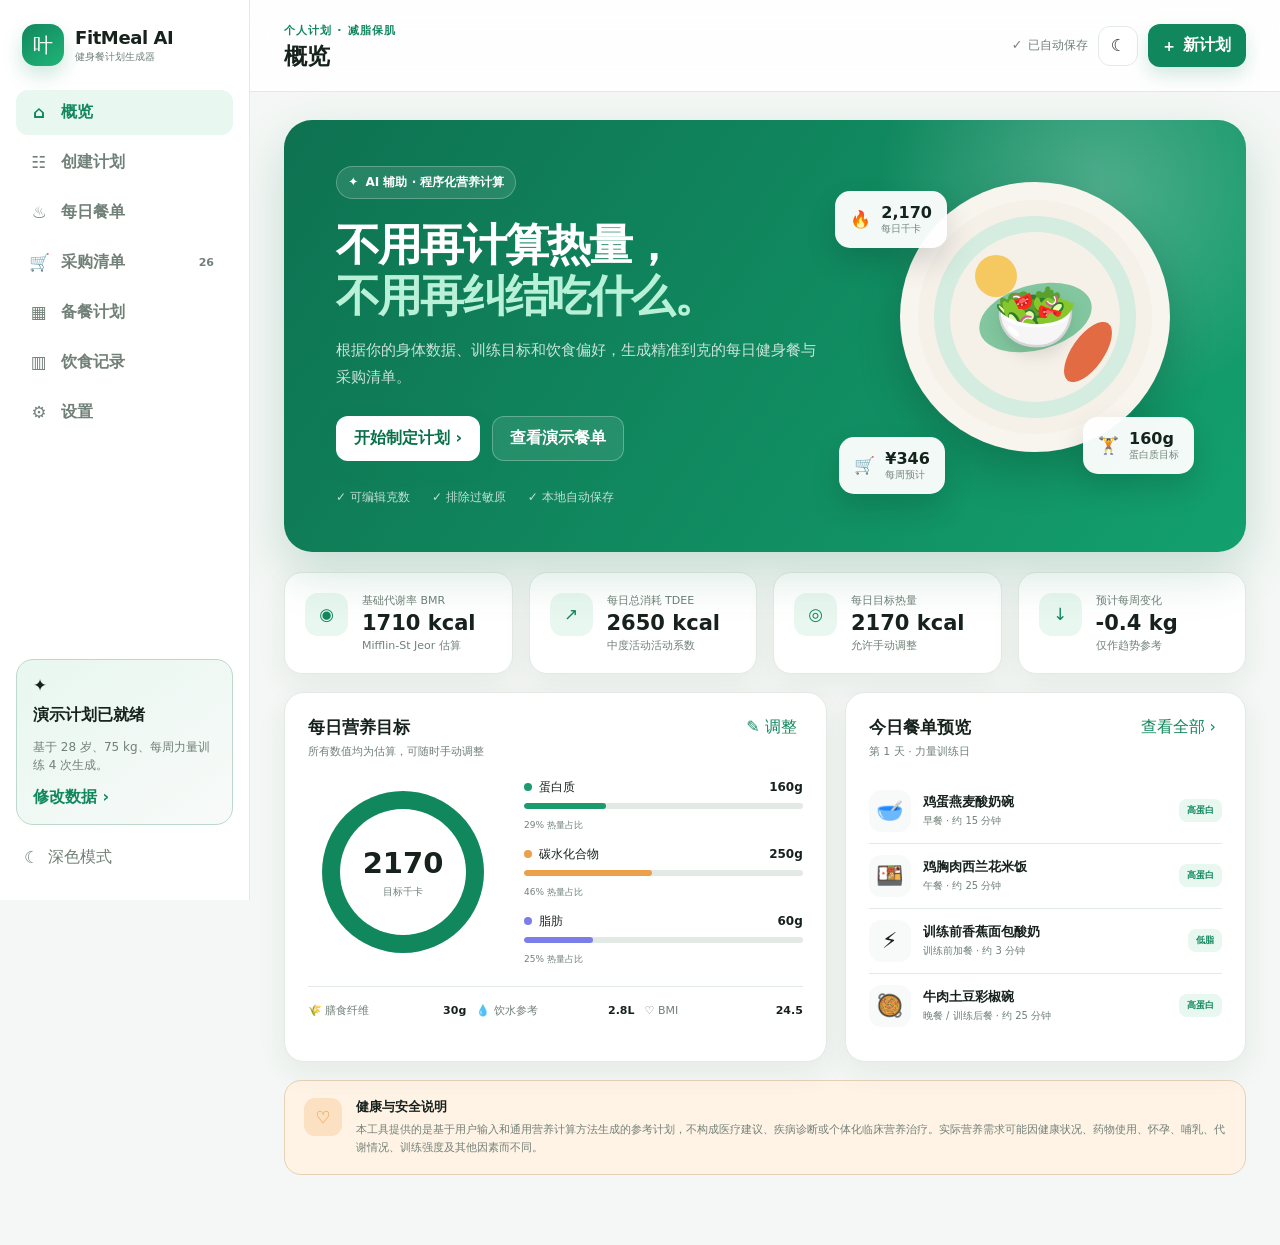
<file: projects/Fit-Meal/index.html>
<!doctype html>
<html lang="zh-CN">
<head>
  <meta charset="UTF-8" />
  <meta name="viewport" content="width=device-width, initial-scale=1.0" />
  <meta name="theme-color" content="#11875d" />
  <meta name="description" content="FitMeal AI 健身餐计划生成器" />
  <title>FitMeal AI 健身餐计划生成器</title>
  <style>
/* FitMeal AI complete embedded stylesheet */
:root{--bg:#f4f7f5;--card:#fff;--card2:#f8faf9;--text:#17221d;--muted:#718078;--line:#e3eae6;--green:#11875d;--green2:#0a6e4a;--green-soft:#e8f7f0;--orange:#e88a22;--orange-soft:#fff3e5;--red:#d84b4b;--red-soft:#fff0ef;--shadow:0 10px 30px rgba(24,72,49,.07);--sidebar:250px;--radius:20px}
:root[data-theme="dark"]{--bg:#0d1512;--card:#14201b;--card2:#182720;--text:#eaf2ee;--muted:#91a69c;--line:#2a3a32;--green:#3ac78d;--green2:#51d49e;--green-soft:#183529;--orange:#f1a24b;--orange-soft:#3b2b19;--red:#ff7770;--red-soft:#3a2020;--shadow:0 12px 36px rgba(0,0,0,.25)}
*{box-sizing:border-box}html{scroll-behavior:smooth}body{margin:0;background:var(--bg);color:var(--text);font-family:'DM Sans','Noto Sans SC',system-ui,sans-serif}button,input,select{font:inherit}button{color:inherit}button:focus-visible,input:focus-visible,select:focus-visible{outline:3px solid color-mix(in srgb,var(--green) 25%,transparent);outline-offset:2px}.app-shell{min-height:100vh}.sidebar{position:fixed;inset:0 auto 0 0;width:var(--sidebar);background:var(--card);border-right:1px solid var(--line);padding:24px 16px;z-index:20;display:flex;flex-direction:column}.brand{display:flex;align-items:center;gap:11px;border:0;background:none;padding:0 6px 24px;text-align:left;cursor:pointer}.brand-mark{display:grid;place-items:center;width:42px;height:42px;border-radius:14px;background:linear-gradient(145deg,var(--green),#20b578);color:white;box-shadow:0 9px 20px rgba(17,135,93,.2)}.brand b{display:block;font-size:18px;letter-spacing:-.4px}.brand small{display:block;color:var(--muted);font-size:10px;margin-top:2px}.sidebar nav{display:flex;flex-direction:column;gap:5px}.sidebar nav button{width:100%;border:0;background:transparent;border-radius:12px;padding:12px 13px;display:flex;align-items:center;gap:12px;color:var(--muted);cursor:pointer;font-weight:600;text-align:left}.sidebar nav button:hover{background:var(--card2);color:var(--text)}.sidebar nav button.active{background:var(--green-soft);color:var(--green)}.sidebar nav em{margin-left:auto;border-radius:10px;min-width:22px;padding:2px 6px;text-align:center;background:var(--card);font-style:normal;font-size:11px}.sidebar-card{margin-top:auto;background:linear-gradient(145deg,var(--green-soft),var(--card2));border:1px solid color-mix(in srgb,var(--green) 18%,var(--line));padding:16px;border-radius:17px}.sidebar-card>svg{color:var(--green)}.sidebar-card b{display:block;margin-top:10px}.sidebar-card p{font-size:12px;line-height:1.55;color:var(--muted)}.sidebar-card button{border:0;background:none;color:var(--green);padding:0;display:flex;align-items:center;font-weight:700;cursor:pointer}.sidebar-foot{padding-top:14px}.sidebar-foot button{border:0;background:transparent;color:var(--muted);display:flex;align-items:center;gap:9px;padding:8px;cursor:pointer}.main{margin-left:var(--sidebar);min-height:100vh}.topbar{height:92px;background:color-mix(in srgb,var(--card) 88%,transparent);backdrop-filter:blur(20px);border-bottom:1px solid var(--line);padding:18px 34px;display:flex;align-items:center;justify-content:space-between;position:sticky;top:0;z-index:15}.topbar h1{font-size:23px;margin:3px 0 0;letter-spacing:-.5px}.eyebrow{font-size:11px;text-transform:uppercase;letter-spacing:1.1px;color:var(--green);font-weight:800}.top-actions{display:flex;align-items:center;gap:10px}.saved{display:flex;align-items:center;gap:6px;color:var(--muted);font-size:12px}.icon-button{border:1px solid var(--line);background:var(--card);width:40px;height:40px;border-radius:12px;display:grid;place-items:center;cursor:pointer}.icon-button svg{width:18px}.primary,.secondary{border-radius:12px;padding:11px 17px;border:1px solid transparent;display:inline-flex;align-items:center;justify-content:center;gap:8px;font-weight:700;cursor:pointer;transition:.2s}.primary{background:var(--green);color:#fff;box-shadow:0 8px 18px rgba(17,135,93,.18)}.primary:hover{background:var(--green2);transform:translateY(-1px)}.primary.compact{padding:10px 14px}.secondary{background:var(--card);border-color:var(--line)}.secondary:hover{border-color:color-mix(in srgb,var(--green) 45%,var(--line));color:var(--green)}.page-content{max-width:1450px;margin:auto;padding:28px 34px 70px}.hero-card{min-height:400px;border-radius:28px;background:radial-gradient(circle at 85% 16%,rgba(255,255,255,.25),transparent 25%),linear-gradient(125deg,#0e7251,#13a06e);color:white;padding:46px 52px;display:grid;grid-template-columns:1.15fr .85fr;overflow:hidden;position:relative;box-shadow:0 20px 50px rgba(16,115,80,.2)}.hero-copy{position:relative;z-index:2}.pill{display:inline-flex;gap:7px;align-items:center;border:1px solid rgba(255,255,255,.25);background:rgba(255,255,255,.1);padding:7px 11px;border-radius:99px;font-size:12px;font-weight:700}.hero-card h2{font-size:44px;line-height:1.17;letter-spacing:-1.8px;margin:20px 0 14px}.hero-card h2 span{color:#b8f0d8}.hero-card p{max-width:590px;color:rgba(255,255,255,.78);line-height:1.8;font-size:15px}.hero-actions{display:flex;gap:12px;margin-top:25px}.hero-card .primary{background:white;color:#08704b}.hero-card .secondary{background:rgba(255,255,255,.09);border-color:rgba(255,255,255,.28);color:white}.trust-row{display:flex;gap:22px;margin-top:28px;color:rgba(255,255,255,.75);font-size:12px}.trust-row span{display:flex;align-items:center;gap:5px}.trust-row svg{width:14px}.hero-visual{position:relative;min-height:310px}.plate{position:absolute;top:16px;right:24px;width:270px;height:270px;border-radius:50%;background:#f5f0e8;border:18px solid rgba(255,255,255,.25);box-shadow:0 20px 45px rgba(0,0,0,.18);display:grid;place-items:center}.plate:before,.plate:after{content:"";position:absolute;border-radius:50%}.plate:before{width:170px;height:170px;border:16px solid #d5ece0}.plate:after{width:115px;height:65px;background:#82c79f;transform:rotate(-15deg)}.plate span{font-size:68px;position:relative;z-index:2;filter:drop-shadow(0 8px 8px rgba(0,0,0,.1))}.plate i,.plate b{position:absolute;z-index:3;border-radius:50%}.plate i{width:42px;height:42px;background:#f5c960;left:57px;top:55px}.plate b{width:32px;height:70px;background:#e26b43;right:48px;bottom:47px;transform:rotate(35deg)}.float-card{position:absolute;display:flex;align-items:center;gap:10px;background:rgba(255,255,255,.95);color:#13241c;padding:12px 15px;border-radius:15px;box-shadow:0 14px 30px rgba(0,0,0,.14);z-index:4}.float-card svg{color:#169664}.float-card strong,.float-card small{display:block}.float-card strong{font-size:16px}.float-card small{font-size:10px;color:#77867e}.fc1{top:25px;left:6px}.fc2{right:0;bottom:32px}.fc3{left:10px;bottom:12px}.stat-grid{display:grid;grid-template-columns:repeat(4,1fr);gap:16px;margin-top:20px}.stat-card{background:var(--card);border:1px solid var(--line);border-radius:18px;padding:20px;display:flex;gap:14px;align-items:flex-start;box-shadow:var(--shadow)}.stat-icon{width:43px;height:43px;border-radius:13px;background:var(--green-soft);color:var(--green);display:grid;place-items:center;flex:0 0 auto}.stat-card small{display:block;color:var(--muted);font-size:11px}.stat-card strong{display:block;font-size:21px;margin-top:3px}.stat-card p{margin:3px 0 0;color:var(--muted);font-size:11px}.dashboard-grid{display:grid;grid-template-columns:1.15fr .85fr;gap:18px;margin-top:18px}.panel{background:var(--card);border:1px solid var(--line);border-radius:var(--radius);box-shadow:var(--shadow)}.nutrition-panel,.today-panel{padding:23px}.panel-head{display:flex;justify-content:space-between;align-items:flex-start;margin-bottom:20px}.panel-head h3{margin:0;font-size:17px}.panel-head p{color:var(--muted);font-size:11px;margin:5px 0 0}.panel-head button{border:0;background:transparent;color:var(--green);display:flex;align-items:center;gap:5px;cursor:pointer;font-size:12px;font-weight:700}.nutrition-main{display:grid;grid-template-columns:190px 1fr;gap:26px;align-items:center}.cal-ring{--p:80%;width:162px;aspect-ratio:1;border-radius:50%;background:conic-gradient(var(--green) var(--p),var(--line) 0);position:relative;display:grid;place-items:center;margin:auto}.cal-ring:before{content:"";position:absolute;width:126px;aspect-ratio:1;border-radius:50%;background:var(--card)}.cal-ring div{position:relative;text-align:center}.cal-ring strong{display:block;font-size:29px}.cal-ring span{font-size:10px;color:var(--muted)}.macro-list{display:flex;flex-direction:column;gap:14px}.macro-item>div:first-child{display:flex;justify-content:space-between;align-items:center;font-size:12px}.macro-item span{display:flex;align-items:center;gap:7px}.macro-item span i{width:8px;height:8px;border-radius:50%}.protein{background:#1b9b6e!important}.carbs{background:#eca04c!important}.fat{background:#7c7ee8!important}.progress{height:6px;background:var(--line);border-radius:20px;overflow:hidden;margin:7px 0 4px}.progress i{display:block;height:100%;border-radius:20px}.macro-item small{color:var(--muted);font-size:9px}.micro-row{border-top:1px solid var(--line);margin-top:20px;padding-top:16px;display:grid;grid-template-columns:repeat(3,1fr);gap:10px}.micro-row span{display:flex;align-items:center;gap:8px;color:var(--muted);font-size:11px}.micro-row svg{width:16px;color:var(--green)}.micro-row b{margin-left:auto;color:var(--text)}.meal-preview{display:flex;align-items:center;gap:12px;padding:11px 0;border-bottom:1px solid var(--line)}.meal-preview:last-child{border-bottom:0}.meal-emoji{width:42px;height:42px;border-radius:12px;background:var(--card2);display:grid;place-items:center;font-size:22px}.meal-preview div{min-width:0}.meal-preview b,.meal-preview small{display:block}.meal-preview b{font-size:13px}.meal-preview small{color:var(--muted);font-size:10px;margin-top:3px}.meal-preview em{margin-left:auto;padding:5px 8px;border-radius:8px;background:var(--green-soft);color:var(--green);font-size:9px;font-style:normal;font-weight:700}.safety-notice{margin-top:18px;border:1px solid color-mix(in srgb,var(--orange) 25%,var(--line));background:var(--orange-soft);border-radius:17px;padding:17px 19px;display:flex;gap:14px}.safety-notice>span{width:38px;height:38px;display:grid;place-items:center;border-radius:11px;background:color-mix(in srgb,var(--orange) 18%,transparent);color:var(--orange);flex:0 0 auto}.safety-notice h3{font-size:13px;margin:0 0 5px}.safety-notice p{font-size:11px;color:var(--muted);line-height:1.65;margin:0}.safety-notice b{display:block;color:var(--red);font-size:11px;margin-top:6px}.stepper{display:flex;align-items:flex-start;background:var(--card);border:1px solid var(--line);border-radius:18px;padding:18px 24px;margin-bottom:18px}.stepper button{background:none;border:0;position:relative;display:flex;align-items:center;flex:1;padding:0;cursor:pointer}.stepper button>span{width:30px;height:30px;border-radius:50%;display:grid;place-items:center;border:1px solid var(--line);background:var(--card2);font-size:11px;color:var(--muted);z-index:2}.stepper button b{font-size:11px;margin-left:8px;color:var(--muted)}.stepper button>i{height:2px;background:var(--line);position:absolute;left:30px;right:0;top:14px}.stepper button:last-child>i{display:none}.stepper button.active>span,.stepper button.done>span{background:var(--green);color:white;border-color:var(--green)}.stepper button.active b,.stepper button.done b{color:var(--text)}.stepper svg{width:14px}.form-layout{display:grid;grid-template-columns:minmax(0,1fr) 320px;gap:18px}.form-panel{background:var(--card);border:1px solid var(--line);border-radius:22px;padding:28px;min-height:650px}.section-title{display:flex;gap:13px;align-items:flex-start;border-bottom:1px solid var(--line);padding-bottom:20px;margin-bottom:24px}.section-title>span{width:42px;height:42px;border-radius:13px;background:var(--green-soft);color:var(--green);display:grid;place-items:center}.section-title h2{font-size:21px;margin:1px 0 5px}.section-title p{margin:0;color:var(--muted);font-size:12px}.form-grid{display:grid;grid-template-columns:repeat(2,minmax(0,1fr));gap:17px}.field{display:block;margin-bottom:19px}.field>span{display:block;font-size:11px;font-weight:700;margin-bottom:8px}.field input,.field select{width:100%;height:45px;border:1px solid var(--line);border-radius:11px;background:var(--card2);color:var(--text);padding:0 13px}.select-wrap{position:relative}.select-wrap select{appearance:none;padding-right:38px}.select-wrap svg{position:absolute;right:12px;top:13px;width:17px;pointer-events:none;color:var(--muted)}.number-input{position:relative}.number-input input{padding-right:62px}.number-input em,.number-input i{position:absolute;top:13px;color:var(--muted);font-size:11px;font-style:normal}.number-input em{right:13px}.number-input i{left:13px}.number-input i+input{padding-left:33px}.info-box,.inline-warning{border-radius:13px;padding:13px 15px;display:flex;align-items:flex-start;gap:10px;font-size:11px;line-height:1.6}.info-box{background:var(--green-soft);color:color-mix(in srgb,var(--text) 85%,var(--green));border:1px solid color-mix(in srgb,var(--green) 15%,var(--line))}.info-box svg,.inline-warning svg{width:17px;flex:0 0 auto;margin-top:1px}.inline-warning{background:var(--red-soft);color:var(--red);border:1px solid color-mix(in srgb,var(--red) 20%,var(--line));margin:12px 0}.choice-grid{display:grid;grid-template-columns:repeat(2,1fr);gap:12px}.choice-card{position:relative;padding:20px;border:1px solid var(--line);background:var(--card2);border-radius:15px;text-align:left;cursor:pointer;display:grid;grid-template-columns:36px 1fr;column-gap:10px}.choice-card>svg:first-child{width:35px;height:35px;padding:8px;border-radius:11px;background:var(--card);color:var(--green);grid-row:span 2}.choice-card b{font-size:13px}.choice-card span{color:var(--muted);font-size:10px;margin-top:4px}.choice-card>svg:last-child{position:absolute;right:10px;top:10px;color:var(--green);width:18px}.choice-card.selected{border-color:var(--green);background:var(--green-soft)}.goal-summary{margin-top:18px;border-radius:16px;background:var(--card2);border:1px solid var(--line);padding:18px;display:grid;grid-template-columns:1fr 35px 1fr;align-items:center;gap:10px}.goal-summary>div span,.goal-summary>div b{display:block}.goal-summary>div span{font-size:10px;color:var(--muted)}.goal-summary>div b{font-size:20px;margin-top:3px}.goal-summary>svg{color:var(--green)}.goal-note{grid-column:1/-1!important;border-top:1px solid var(--line);padding-top:12px;margin-top:4px;font-size:11px;color:var(--muted);display:flex!important;align-items:center;gap:7px}.goal-note svg{width:15px}.radio-list{display:grid;gap:8px}.radio-list button{border:1px solid var(--line);background:var(--card2);border-radius:12px;display:flex;text-align:left;padding:12px;gap:10px;cursor:pointer}.radio-list button>i{width:16px;height:16px;border:2px solid var(--line);border-radius:50%;margin-top:2px}.radio-list button.selected{border-color:var(--green);background:var(--green-soft)}.radio-list button.selected>i{border:5px solid var(--green)}.radio-list b,.radio-list small{display:block}.radio-list b{font-size:11px}.radio-list small{font-size:9px;color:var(--muted);margin-top:3px}.chips{display:flex;gap:8px;flex-wrap:wrap}.chips button{border:1px solid var(--line);background:var(--card2);border-radius:99px;padding:8px 11px;font-size:10px;cursor:pointer;display:flex;align-items:center;gap:4px}.chips button svg{width:12px}.chips button.selected{background:var(--green-soft);color:var(--green);border-color:color-mix(in srgb,var(--green) 35%,var(--line));font-weight:700}.chips.danger button.selected{background:var(--red-soft);color:var(--red);border-color:color-mix(in srgb,var(--red) 35%,var(--line))}.switch-row,.setting-row{display:flex;align-items:center;justify-content:space-between;padding:16px;border:1px solid var(--line);border-radius:13px;position:relative}.switch-row span b,.switch-row span small{display:block}.switch-row span b{font-size:12px}.switch-row span small{font-size:10px;color:var(--muted);margin-top:4px}.switch-row input,.setting-row>input{opacity:0;position:absolute}.switch-row>i,.setting-row>i{width:42px;height:23px;border-radius:20px;background:var(--line);position:relative}.switch-row>i:after,.setting-row>i:after{content:"";position:absolute;width:17px;height:17px;border-radius:50%;background:white;left:3px;top:3px;transition:.2s;box-shadow:0 2px 5px rgba(0,0,0,.15)}.switch-row input:checked+i,.setting-row>input:checked+i{background:var(--green)}.switch-row input:checked+i:after,.setting-row>input:checked+i:after{left:22px}.form-buttons{display:flex;justify-content:space-between;border-top:1px solid var(--line);padding-top:20px;margin-top:25px}.form-buttons button{min-width:120px}.form-buttons .back{transform:rotate(180deg)}.form-buttons button:disabled{opacity:.4;cursor:not-allowed}.generate{min-width:180px!important}.live-preview{background:linear-gradient(160deg,var(--card),var(--green-soft));border:1px solid color-mix(in srgb,var(--green) 18%,var(--line));border-radius:22px;padding:25px;height:max-content;position:sticky;top:110px}.live-preview h3{font-size:36px;margin:8px 0 25px}.live-preview h3 small{font-size:12px;color:var(--muted);font-weight:500}.preview-bars{display:grid;gap:16px}.preview-bars>div>span{display:flex;justify-content:space-between;font-size:11px}.preview-bars>div>i{display:block;height:7px;background:color-mix(in srgb,var(--line) 75%,transparent);border-radius:10px;margin-top:7px;overflow:hidden}.preview-bars>div>i em{height:100%;display:block;border-radius:10px}.calc-details{border-top:1px solid color-mix(in srgb,var(--green) 12%,var(--line));border-bottom:1px solid color-mix(in srgb,var(--green) 12%,var(--line));padding:15px 0;margin:22px 0;display:grid;grid-template-columns:1fr 1fr;gap:14px}.calc-details span,.calc-details b{display:block}.calc-details span{font-size:9px;color:var(--muted)}.calc-details b{font-size:12px;margin-top:3px}.estimate-note{font-size:10px;line-height:1.65;color:var(--muted);display:flex;gap:7px}.estimate-note svg{width:15px;flex:0 0 auto}.days-tabs{display:grid;grid-template-columns:repeat(7,1fr);gap:8px;margin-bottom:18px}.days-tabs button{background:var(--card);border:1px solid var(--line);border-radius:14px;padding:12px 6px;text-align:center;cursor:pointer}.days-tabs button small,.days-tabs button b,.days-tabs button span{display:block}.days-tabs small{font-size:9px;color:var(--muted)}.days-tabs b{font-size:11px;margin:4px 0}.days-tabs span{font-size:9px;color:var(--muted)}.days-tabs button.active{background:var(--green);border-color:var(--green);color:white;box-shadow:0 8px 18px rgba(17,135,93,.18)}.days-tabs button.active small,.days-tabs button.active span{color:rgba(255,255,255,.75)}.day-header{display:flex;justify-content:space-between;align-items:flex-end;margin-bottom:18px}.day-header h2{font-size:25px;margin:8px 0 5px}.day-header p{font-size:11px;color:var(--muted);margin:0}.day-type{display:inline-flex;align-items:center;gap:5px;background:var(--card);border:1px solid var(--line);padding:6px 9px;border-radius:8px;color:var(--muted);font-size:10px;font-weight:700}.day-type svg{width:14px}.day-type.training{background:var(--green-soft);color:var(--green);border-color:color-mix(in srgb,var(--green) 20%,var(--line))}.day-actions{display:flex;gap:8px}.day-actions button{font-size:11px}.day-actions svg{width:16px}.day-macros{display:grid;grid-template-columns:repeat(4,1fr);gap:12px;margin-bottom:18px}.day-macros>div{background:var(--card);border:1px solid var(--line);border-radius:15px;padding:16px}.day-macros span{font-size:10px;color:var(--muted);display:flex;align-items:center;gap:6px}.day-macros span svg{width:14px;color:var(--green)}.day-macros b{display:block;font-size:19px;margin-top:7px}.day-macros b small{font-size:9px;color:var(--muted);font-weight:500}.day-macros>div>i{height:5px;background:var(--line);display:block;border-radius:5px;overflow:hidden;margin-top:9px}.day-macros>div>i em{display:block;height:100%;background:var(--green)}.day-macros p{font-size:9px;color:var(--muted);margin:5px 0 0}.meal-list{display:grid;gap:17px}.meal-card{background:var(--card);border:1px solid var(--line);border-radius:20px;overflow:hidden;box-shadow:var(--shadow)}.meal-banner{display:flex;align-items:center;gap:15px;padding:20px 22px;background:linear-gradient(100deg,var(--green-soft),var(--card))}.meal-banner>span{width:58px;height:58px;border-radius:17px;background:var(--card);display:grid;place-items:center;font-size:31px;box-shadow:0 8px 20px rgba(0,0,0,.05)}.meal-banner em{font-size:9px;color:var(--green);font-style:normal;font-weight:800;text-transform:uppercase;letter-spacing:.7px}.meal-banner h3{margin:3px 0;font-size:19px}.meal-banner p{margin:0;color:var(--muted);font-size:10px;display:flex;align-items:center;gap:5px}.meal-banner p svg{width:13px}.meal-kcal{margin-left:auto;text-align:right}.meal-kcal strong,.meal-kcal small{display:block}.meal-kcal strong{font-size:28px}.meal-kcal small{color:var(--muted);font-size:9px}.meal-macros{display:grid;grid-template-columns:repeat(4,1fr);border-top:1px solid var(--line);border-bottom:1px solid var(--line)}.meal-macros span{padding:12px 20px;border-right:1px solid var(--line);color:var(--muted);font-size:10px}.meal-macros span:last-child{border:0}.meal-macros b{color:var(--text);margin-left:5px}.meal-body{display:grid;grid-template-columns:minmax(0,1.45fr) minmax(260px,.55fr);gap:25px;padding:22px}.subhead{display:flex;justify-content:space-between;align-items:center}.subhead h4,.steps-section h4{margin:0 0 13px;font-size:13px}.subhead small{color:var(--muted);font-size:9px}.ingredient-table{border:1px solid var(--line);border-radius:13px;overflow:hidden}.ingredient-row{display:grid;grid-template-columns:1.25fr .9fr .85fr 1.1fr 1.1fr .65fr;align-items:center;min-height:62px;border-bottom:1px solid var(--line);font-size:10px}.ingredient-row:last-child{border:0}.ingredient-row>span{padding:8px 9px;min-width:0}.ingredient-row b,.ingredient-row small{display:block}.ingredient-row b{font-size:10px}.ingredient-row small{font-size:8px;color:var(--muted);margin-top:3px;line-height:1.3}.table-head{min-height:36px;background:var(--card2);color:var(--muted);font-size:9px;font-weight:700}.edit-amount{display:flex!important;align-items:center;flex-wrap:wrap}.edit-amount input{width:58px;height:31px;border:1px solid var(--line);border-radius:8px;background:var(--card2);color:var(--text);padding:5px}.edit-amount em{font-style:normal;color:var(--muted);margin-left:4px}.edit-amount small{width:100%}.weight-tag{font-style:normal;background:var(--green-soft);color:var(--green);padding:4px 6px;border-radius:6px;font-size:8px}.replace-btn{border:1px solid var(--line);background:var(--card2);border-radius:8px;padding:6px;color:var(--green);font-size:8px;cursor:pointer;display:flex;align-items:center;gap:3px}.replace-btn svg{width:12px}.steps-section{border-left:1px solid var(--line);padding-left:22px}.steps-section ol{padding:0;margin:0;list-style:none;display:grid;gap:12px}.steps-section li{display:flex;gap:9px}.steps-section li>span{width:22px;height:22px;border-radius:7px;background:var(--green-soft);color:var(--green);display:grid;place-items:center;font-size:9px;font-weight:700;flex:0 0 auto}.steps-section li p{font-size:10px;line-height:1.6;margin:1px 0;color:var(--muted)}.meal-note{display:flex;gap:8px;padding:11px 12px;border-radius:10px;background:var(--orange-soft);color:color-mix(in srgb,var(--text) 65%,var(--orange));font-size:9px;line-height:1.55;margin-top:14px}.meal-note svg{width:14px;flex:0 0 auto}.meal-footer{border-top:1px solid var(--line);padding:13px 22px;display:flex;justify-content:space-between;align-items:center}.meal-footer>div{display:flex;gap:14px}.meal-footer button{border:0;background:none;color:var(--muted);font-size:9px;display:flex;align-items:center;gap:4px;cursor:pointer}.meal-footer button svg{width:13px}.meal-footer button.active{color:var(--green)}.meal-footer>span{font-size:9px;color:var(--green)}.totals-table{padding:22px;margin-top:18px}.comparison-row{display:grid;grid-template-columns:1.1fr 1fr 1fr 1fr;padding:11px 10px;border-bottom:1px solid var(--line);font-size:11px}.comparison-row.head{background:var(--card2);border-radius:9px;color:var(--muted);font-size:9px;font-weight:700}.comparison-row em{font-style:normal;color:var(--orange)}.comparison-row em.good{color:var(--green)}.data-note{color:var(--muted);font-size:9px;line-height:1.6;margin:13px 3px 0}.modal-backdrop{position:fixed;inset:0;background:rgba(3,10,7,.55);backdrop-filter:blur(5px);z-index:100;display:grid;place-items:center;padding:20px}.modal{width:min(650px,100%);max-height:90vh;overflow:auto;background:var(--card);border:1px solid var(--line);border-radius:22px;box-shadow:0 30px 80px rgba(0,0,0,.3);padding:24px}.modal-head{display:flex;justify-content:space-between}.modal-head h3{margin:4px 0;font-size:21px}.modal-head p{margin:0;color:var(--muted);font-size:10px}.replace-current{background:var(--card2);border:1px solid var(--line);border-radius:13px;padding:14px;margin:18px 0;display:flex;justify-content:space-between}.replace-current b,.replace-current small{display:block}.replace-current>div:first-child span{font-size:9px;color:var(--muted)}.replace-current>div:last-child{display:flex;gap:12px;font-size:9px;align-items:center;color:var(--muted)}.replace-list{display:grid;gap:8px}.replace-list button{display:grid;grid-template-columns:42px 1fr 140px 18px;align-items:center;gap:10px;border:1px solid var(--line);background:var(--card);border-radius:12px;padding:11px;text-align:left;cursor:pointer}.replace-list button:hover{border-color:var(--green);background:var(--green-soft)}.food-icon{width:40px;height:40px;border-radius:11px;background:var(--card2);display:grid;place-items:center;font-size:20px}.replace-list b,.replace-list small,.replace-list>button>div:nth-child(3)>span{display:block}.replace-list b{font-size:11px}.replace-list small{font-size:8px;color:var(--muted);margin-top:3px}.replace-list>button>div:nth-child(3){text-align:right}.replace-list>button>div:nth-child(3)>span{font-size:10px}.replace-list svg{width:15px;color:var(--muted)}.modal-note{font-size:9px;color:var(--muted);display:flex;gap:7px;line-height:1.5;margin:15px 0 0}.modal-note svg{width:14px;color:var(--orange);flex:0 0 auto}.list-toolbar{display:flex;justify-content:space-between;align-items:flex-end;margin-bottom:20px}.list-toolbar h2{font-size:27px;margin:5px 0}.list-toolbar p{margin:0;color:var(--muted);font-size:11px}.list-toolbar>div:last-child{display:flex;gap:8px}.list-toolbar button svg{width:16px}.shopping-stats{display:grid;grid-template-columns:repeat(4,1fr);gap:12px;margin-bottom:17px}.shopping-stats>div,.prep-summary>div{background:var(--card);border:1px solid var(--line);border-radius:15px;padding:16px;display:flex;align-items:center;gap:11px}.shopping-stats>div>svg,.prep-summary>div>svg{color:var(--green);background:var(--green-soft);padding:9px;width:40px;height:40px;border-radius:11px}.shopping-stats small,.shopping-stats b,.prep-summary small,.prep-summary b{display:block}.shopping-stats small,.prep-summary small{font-size:9px;color:var(--muted)}.shopping-stats b,.prep-summary b{font-size:15px;margin-top:3px}.shopping-stats .over{border-color:color-mix(in srgb,var(--red) 40%,var(--line))}.shopping-stats .over svg{color:var(--red);background:var(--red-soft)}.shopping-groups{display:grid;gap:15px}.shopping-group{background:var(--card);border:1px solid var(--line);border-radius:18px;overflow:hidden}.group-title{padding:15px 18px;background:var(--card2);display:flex;align-items:center;gap:10px}.group-title>span{width:34px;height:34px;border-radius:10px;background:var(--green-soft);color:var(--green);display:grid;place-items:center}.group-title svg{width:17px}.group-title h3{margin:0;font-size:14px}.group-title em{margin-left:auto;color:var(--muted);font-style:normal;font-size:9px}.shopping-item{display:grid;grid-template-columns:38px 1.4fr repeat(5,.75fr) 30px;align-items:center;min-height:68px;border-top:1px solid var(--line);padding:0 12px;position:relative}.shopping-item.checked{opacity:.55}.shopping-item.checked .shop-name b{text-decoration:line-through}.check-box{width:22px;height:22px;border:1px solid var(--line);border-radius:7px;background:var(--card2);display:grid;place-items:center;cursor:pointer}.check-box svg{width:14px;color:white}.shopping-item.checked .check-box{background:var(--green);border-color:var(--green)}.shopping-item>div span,.shopping-item>div b{display:block}.shopping-item>div span{font-size:8px;color:var(--muted)}.shopping-item>div b{font-size:10px;margin-top:3px}.shop-name small{color:var(--muted);font-size:8px;display:block;margin-top:3px}.details{border:0;background:none;color:var(--muted)}.details svg{width:14px}.shop-details{display:none}.waste-card{margin-top:17px;background:linear-gradient(135deg,var(--green-soft),var(--card));border:1px solid color-mix(in srgb,var(--green) 18%,var(--line));border-radius:18px;padding:20px}.waste-card>div{display:flex;gap:12px;align-items:flex-start}.waste-card>div>span{width:42px;height:42px;border-radius:13px;background:var(--green);color:white;display:grid;place-items:center}.waste-card h3{font-size:14px;margin:2px 0 5px}.waste-card p{font-size:10px;color:var(--muted);margin:0}.waste-card ul{margin:15px 0 0;padding-left:18px}.waste-card li{font-size:10px;color:var(--muted);line-height:1.8}.prep-summary{display:grid;grid-template-columns:repeat(3,1fr);gap:12px;margin-bottom:18px}.prep-timeline{background:var(--card);border:1px solid var(--line);border-radius:20px;padding:12px 26px}.prep-step{display:grid;grid-template-columns:48px 1fr;gap:17px;padding:22px 0;border-bottom:1px solid var(--line)}.prep-step:last-child{border:0}.prep-step>span{width:42px;height:42px;border-radius:14px;background:var(--green-soft);color:var(--green);display:grid;place-items:center;font-size:12px;font-weight:800}.prep-title{display:flex;justify-content:space-between;align-items:center}.prep-title h3{margin:0;font-size:14px}.prep-title em{font-style:normal;color:var(--muted);font-size:9px;display:flex;align-items:center;gap:5px}.prep-title svg{width:13px}.prep-step ul{margin:10px 0 0;padding-left:18px}.prep-step li{font-size:10px;color:var(--muted);line-height:1.8}.tracking-grid{display:grid;grid-template-columns:1fr 430px;gap:17px}.chart-card,.completion-card{padding:22px}.simple-chart{height:250px;display:flex;align-items:flex-end;gap:15px;padding:25px 10px 0;border-bottom:1px solid var(--line);background:linear-gradient(to top,var(--card2),transparent)}.simple-chart>div{height:50%;flex:1;position:relative;background:linear-gradient(to top,var(--green-soft),transparent);border-top:3px solid var(--green);min-height:20px}.simple-chart>div i{position:absolute;width:10px;height:10px;border-radius:50%;background:var(--green);left:50%;top:-6px;transform:translateX(-50%)}.simple-chart>div span{position:absolute;top:-28px;left:50%;transform:translateX(-50%);font-size:9px;font-weight:700}.simple-chart>div small{position:absolute;bottom:-24px;left:50%;transform:translateX(-50%);color:var(--muted);font-size:8px}.completion-card{display:grid;grid-template-columns:1fr 1fr;gap:16px}.completion-card .panel-head{grid-column:1/-1}.mini-progress{text-align:center}.mini-progress>span{--v:80%;width:82px;height:82px;border-radius:50%;background:conic-gradient(var(--green) var(--v),var(--line) 0);display:grid;place-items:center;margin:auto;position:relative}.mini-progress>span:after{content:"";position:absolute;width:62px;height:62px;border-radius:50%;background:var(--card)}.mini-progress b{position:relative;z-index:2;font-size:14px}.mini-progress small{display:block;margin-top:8px;color:var(--muted);font-size:9px}.record-table{padding:22px;margin-top:17px}.record-row{display:grid;grid-template-columns:1fr repeat(6,.8fr);padding:12px 8px;border-bottom:1px solid var(--line);font-size:10px}.record-row.head{background:var(--card2);border-radius:9px;color:var(--muted);font-size:8px;font-weight:700}.record-row em{color:var(--green);font-style:normal}.settings-page{max-width:900px}.settings-page>.panel{padding:22px;margin-bottom:16px}.setting-row{margin-top:10px}.setting-row>span{display:flex;gap:11px;align-items:center}.setting-row>span>svg{color:var(--green);background:var(--green-soft);padding:8px;width:38px;height:38px;border-radius:11px}.setting-row b,.setting-row small{display:block}.setting-row b{font-size:11px}.setting-row small{font-size:9px;color:var(--muted);margin-top:3px}.setting-row .select-wrap{width:180px}.api-box{display:flex;justify-content:space-between;align-items:center;border:1px solid var(--line);border-radius:12px;padding:13px;margin-top:9px}.api-box>div{display:flex;gap:10px;align-items:center}.api-box>div>span{width:36px;height:36px;border-radius:10px;background:var(--green-soft);color:var(--green);display:grid;place-items:center}.api-box svg{width:17px}.api-box b,.api-box small{display:block}.api-box b{font-size:11px}.api-box small{font-size:8px;color:var(--muted)}.api-box em{font-size:9px;color:var(--green);font-style:normal;background:var(--green-soft);padding:5px 8px;border-radius:7px}.danger-zone{border-color:color-mix(in srgb,var(--red) 20%,var(--line))}.danger-button{border:1px solid color-mix(in srgb,var(--red) 35%,var(--line));background:var(--red-soft);color:var(--red);border-radius:11px;padding:10px 13px;display:flex;align-items:center;gap:6px;font-weight:700;cursor:pointer}.danger-button svg{width:16px}.toast{position:fixed;right:24px;bottom:24px;z-index:200;background:#15251d;color:white;padding:12px 17px;border-radius:12px;box-shadow:0 12px 35px rgba(0,0,0,.25);display:flex;align-items:center;gap:8px;font-size:11px}.toast svg{color:#67e0a9}.loading-overlay{position:fixed;inset:0;background:rgba(4,14,9,.65);backdrop-filter:blur(7px);z-index:300;display:grid;place-items:center;padding:20px}.loader-card{width:min(420px,100%);background:var(--card);border-radius:23px;padding:35px;text-align:center}.loader-orbit{width:70px;height:70px;border-radius:50%;display:grid;place-items:center;background:var(--green-soft);color:var(--green);margin:auto}.loader-orbit svg{width:34px;height:34px;animation:spin 1s linear infinite}.loader-card h3{margin:19px 0 6px}.loader-card p{font-size:10px;color:var(--muted)}.loading-bar{height:6px;background:var(--line);border-radius:5px;overflow:hidden;margin-top:20px}.loading-bar i{display:block;height:100%;width:45%;background:var(--green);animation:load 1s ease-in-out infinite}.mobile-nav{display:none}@keyframes spin{to{transform:rotate(360deg)}}@keyframes load{0%{transform:translateX(-100%)}100%{transform:translateX(250%)}}
@media(max-width:1200px){:root{--sidebar:220px}.hero-card{grid-template-columns:1fr .75fr}.hero-card h2{font-size:38px}.stat-grid{grid-template-columns:1fr 1fr}.meal-body{grid-template-columns:1fr}.steps-section{border-left:0;border-top:1px solid var(--line);padding:18px 0 0}.ingredient-row{grid-template-columns:1.1fr .85fr .8fr 1fr 1fr .6fr}.shopping-item{grid-template-columns:34px 1.4fr repeat(3,.75fr) 30px}.shopping-item>div:nth-of-type(4),.shopping-item>div:nth-of-type(5){display:none}.tracking-grid{grid-template-columns:1fr 360px}}
@media(max-width:900px){:root{--sidebar:0}.sidebar{display:none}.main{margin-left:0}.topbar{height:76px;padding:13px 18px}.topbar h1{font-size:19px}.top-actions .saved,.top-actions .primary{display:none}.page-content{padding:18px 16px 90px}.mobile-nav{display:flex;position:fixed;bottom:0;left:0;right:0;height:68px;background:color-mix(in srgb,var(--card) 94%,transparent);backdrop-filter:blur(15px);border-top:1px solid var(--line);z-index:50;justify-content:space-around}.mobile-nav button{border:0;background:none;color:var(--muted);display:flex;flex-direction:column;align-items:center;justify-content:center;gap:4px;font-size:8px;min-width:58px}.mobile-nav svg{width:19px}.mobile-nav button.active{color:var(--green)}.hero-card{grid-template-columns:1fr;padding:32px;min-height:auto}.hero-visual{display:none}.hero-card h2{font-size:34px}.stat-grid,.dashboard-grid{grid-template-columns:1fr 1fr}.dashboard-grid .nutrition-panel{grid-column:1/-1}.form-layout{grid-template-columns:1fr}.live-preview{position:static;order:-1}.stepper{overflow:auto;padding:14px}.stepper button{min-width:115px}.days-tabs{overflow:auto;grid-template-columns:repeat(7,100px);padding-bottom:5px}.day-header{align-items:flex-start}.day-macros{grid-template-columns:1fr 1fr}.shopping-stats{grid-template-columns:1fr 1fr}.shopping-item{grid-template-columns:34px 1.6fr .8fr .8fr 28px}.shopping-item>div:nth-of-type(2),.shopping-item>div:nth-of-type(3),.shopping-item>div:nth-of-type(6){display:none}.prep-summary{grid-template-columns:1fr}.tracking-grid{grid-template-columns:1fr}.record-table{overflow:auto}.record-row{min-width:700px}}
@media(max-width:640px){.topbar .eyebrow{display:none}.hero-card{padding:27px 23px;border-radius:22px}.hero-card h2{font-size:29px}.hero-actions{flex-direction:column;align-items:stretch}.trust-row{flex-wrap:wrap;gap:10px 15px}.stat-grid,.dashboard-grid{grid-template-columns:1fr}.nutrition-main{grid-template-columns:1fr}.micro-row{grid-template-columns:1fr}.form-panel{padding:20px 16px}.form-grid,.choice-grid{grid-template-columns:1fr}.stepper b{display:none}.stepper button{min-width:47px}.stepper button>i{right:-4px}.day-header{display:block}.day-actions{margin-top:12px}.meal-banner{padding:16px}.meal-banner>span{width:46px;height:46px}.meal-banner h3{font-size:15px}.meal-kcal strong{font-size:21px}.meal-macros{grid-template-columns:1fr 1fr}.meal-macros span:nth-child(2){border-right:0}.meal-macros span:nth-child(-n+2){border-bottom:1px solid var(--line)}.meal-body{padding:14px}.ingredient-table{overflow:auto}.ingredient-row{min-width:720px}.meal-footer{display:block}.meal-footer>div{flex-wrap:wrap}.meal-footer>span{display:block;margin-top:9px}.list-toolbar{display:block}.list-toolbar>div:last-child{margin-top:14px}.shopping-stats{grid-template-columns:1fr 1fr}.shopping-group{overflow:auto}.shopping-item{min-width:620px}.replace-current{display:block}.replace-current>div:last-child{margin-top:10px;flex-wrap:wrap}.replace-list button{grid-template-columns:42px 1fr 18px}.replace-list>button>div:nth-child(3){display:none}.completion-card{grid-template-columns:1fr 1fr}.settings-page .panel{padding:17px}.setting-row{gap:8px}.setting-row .select-wrap{width:130px}.toast{left:16px;right:16px;bottom:82px;justify-content:center}}
@media print{.sidebar,.topbar,.mobile-nav,.day-actions,.meal-footer,.replace-btn,.shopping-stats .check-box,.list-toolbar button{display:none!important}.main{margin:0}.page-content{padding:0}.meal-card,.panel,.shopping-group{box-shadow:none;break-inside:avoid}.meal-body{grid-template-columns:1fr}.steps-section{border-left:0}.days-tabs{display:none}}

  </style>
  <style>
    .ico{font-style:normal;font-size:1.05em;line-height:1}.brand-mark .ico{font-size:20px}.sidebar nav button .ico{width:20px;text-align:center}.primary .ico,.secondary .ico{font-size:14px}.compact-note{font-size:10px;color:var(--muted);line-height:1.6}.home-page .panel button{font:inherit}.form-panel button,.days-tabs button,.meal-footer button{font-family:inherit}.profile-note{display:flex;gap:8px;align-items:flex-start;font-size:10px;color:var(--muted);line-height:1.55}.profile-note .ico{color:var(--green)}.empty-card{padding:35px;text-align:center}.empty-card h3{margin:8px}.empty-card p{color:var(--muted);font-size:11px}.inline-input{width:70px!important}.meal-card details{border-top:1px solid var(--line)}.meal-card summary{cursor:pointer;padding:13px 22px;color:var(--green);font-size:10px;font-weight:700}.meal-card details .meal-body{padding-top:8px}.shop-details{grid-column:2/-1;padding:0 0 12px!important;display:flex!important;gap:18px;flex-wrap:wrap}.shop-details span{font-size:8px!important}.modal-food-icon{font-size:24px}.top-actions button{white-space:nowrap}.toast{animation:toastin .2s ease}@keyframes toastin{from{transform:translateY(10px);opacity:0}}.warning-badge{display:inline-flex;align-items:center;gap:5px;padding:5px 8px;border-radius:8px;background:var(--red-soft);color:var(--red);font-size:9px;font-weight:700}.editable-price{width:55px;border:1px solid var(--line);background:var(--card2);color:var(--text);border-radius:7px;padding:5px}.macro-edit{display:grid;grid-template-columns:repeat(3,1fr);gap:9px;margin-top:15px}.macro-edit label{font-size:9px;color:var(--muted)}.macro-edit input{width:100%;margin-top:5px;border:1px solid var(--line);background:var(--card2);color:var(--text);border-radius:8px;padding:8px}.mobile-nav .ico{font-size:18px}.stepper button .ico{font-size:11px}.section-title .ico{font-size:20px}.shopping-item .details{cursor:default}.mobile-only{display:none}@media(max-width:900px){.mobile-only{display:block}}@media(max-width:640px){.shop-details{display:none!important}.hero-card h2 br{display:none}}
  </style>
</head>
<body>
  <div id="root"></div>
  <script>
/* FitMeal AI complete embedded application */
(() => {
'use strict';
const $ = (s, root=document) => root.querySelector(s);
const $$ = (s, root=document) => [...root.querySelectorAll(s)];
const round5=v=>Math.round(v/5)*5, round1=v=>Math.round(v*10)/10;
const fmt=(v,d=0)=>Number(v||0).toLocaleString('zh-CN',{minimumFractionDigits:d,maximumFractionDigits:d});
const icon=(x)=>`<i class="ico" aria-hidden="true">${x}</i>`;
const STORE='fitmeal-ai-standalone-v1';
const demo={sex:'male',age:28,heightCm:175,currentWeightKg:75,targetWeightKg:70,bodyFatPercentage:20,goal:'fat_loss',activityLevel:'moderate',trainingDaysPerWeek:4,trainingMinutes:60,trainingTime:'evening',trainingTypes:['力量训练'],mealsPerDay:4,dailyBudget:80,dietType:'普通高蛋白饮食',allergies:[],dislikedFoods:[],preferredFoods:['鸡蛋','牛肉','米饭'],cookingTime:30,cookingSkill:'初级',tools:['电饭锅','炒锅','空气炸锅','微波炉'],mealScene:'带便当',wasteReduction:true,weightDisplay:'both'};
const N=(calories,protein,carbs,fat,fiber=0)=>({calories,protein,carbs,fat,fiber});
const F=(id,name,category,per100,weightType,edibleRate,cookingYield,wasteRate,packageSizes,pricePerKg,allergens=[],subs=[],extra={})=>({id,name,category,per100,weightType,edibleRate,cookingYield,wasteRate,packageSizes,pricePerKg,allergens,substitutes:subs,freezer:true,storage:'分装冷藏或冷冻，按标签期限使用',shelfLife:'冷藏 2—5 天',...extra});
const foods={
 oats:F('oats','燕麦片','主食和碳水',N(389,16.9,66.3,6.9,10.6),'dry',1,2.2,0,[500,1000],18,['麸质'],['rice','wholebread'],{freezer:false,storage:'密封阴凉干燥处',shelfLife:'开封后约 1 个月'}),
 egg:F('egg','鸡蛋','蛋白质',N(143,12.6,.7,9.5),'count',.88,.9,.12,[10,12,20],14,['鸡蛋'],['tofu'],{unit:'piece',pieceEdibleGrams:50,freezer:false,storage:'冷藏保存',shelfLife:'约 3 周'}),
 yogurt:F('yogurt','无糖希腊酸奶','蛋白质',N(73,9.5,3.9,2.2),'net',1,1,0,[200,400,900],45,['牛奶'],['soyMilk'],{freezer:false,storage:'0—4°C 冷藏',shelfLife:'开封后 2—3 天'}),
 banana:F('banana','香蕉','水果',N(89,1.1,22.8,.3,2.6),'edible_raw',.67,1,.33,[500,1000],10,[],['apple'],{storage:'阴凉处，成熟后冷藏',shelfLife:'3—5 天'}),
 blueberry:F('blueberry','蓝莓','水果',N(57,.7,14.5,.3,2.4),'edible_raw',.98,1,.02,[125,250],80,[],['apple'],{storage:'冷藏，食用前清洗',shelfLife:'5—7 天'}),
 chia:F('chia','奇亚籽','脂肪和坚果',N(486,16.5,42.1,30.7,34.4),'dry',1,1,0,[200,500],70,[],['walnut'],{freezer:false,storage:'密封避光',shelfLife:'约 6 个月'}),
 chicken:F('chicken','鸡胸肉','蛋白质',N(120,22.5,0,2.6),'raw',.95,.75,.05,[300,450,500,1000],28,[],['beef','shrimp','tofu','fish'],{storage:'2 天内食用的冷藏，其余分装冷冻',shelfLife:'冷藏 1—2 天，冷冻约 2 个月'}),
 rice:F('rice','大米','主食和碳水',N(346,7.4,77.2,.8,.7),'dry',1,2.6,0,[1000,2500,5000],9,[],['potato','sweetPotato'],{freezer:false,storage:'密封干燥保存',shelfLife:'约 6 个月'}),
 broccoli:F('broccoli','西兰花','蔬菜',N(34,2.8,6.6,.4,2.6),'edible_raw',.9,.9,.1,[300,500],16,[],['spinach','pepper'],{storage:'冷藏，洗切后尽快使用',shelfLife:'3—5 天'}),
 carrot:F('carrot','胡萝卜','蔬菜',N(41,.9,9.6,.2,2.8),'edible_raw',.9,.9,.1,[500,1000],7,[],['pepper'],{storage:'冷藏',shelfLife:'1—2 周'}),
 oliveOil:F('oliveOil','橄榄油','脂肪和坚果',N(884,0,0,100),'net',1,1,0,[250,500,1000],80,[],['peanutButter'],{unit:'ml',freezer:false,storage:'避光常温',shelfLife:'开封后约 3 个月'}),
 soySauce:F('soySauce','生抽','调味品',N(53,8.1,4.9,.1),'net',1,1,0,[150,500],18,['大豆','小麦'],[],{unit:'ml',freezer:false,storage:'开封后冷藏',shelfLife:'约 6 个月'}),
 wholebread:F('wholebread','全麦面包','主食和碳水',N(247,13,41,4.2,7),'net',1,1,0,[300,500],24,['小麦','麸质'],['oats','rice'],{storage:'密封冷藏或冷冻',shelfLife:'冷藏约 5 天'}),
 milk:F('milk','低脂牛奶','蛋白质',N(46,3.4,4.9,1.5),'net',1,1,0,[250,1000],13,['牛奶'],['soyMilk'],{unit:'ml',freezer:false,storage:'冷藏',shelfLife:'开封后约 2 天'}),
 beef:F('beef','瘦牛肉','蛋白质',N(137,21.5,0,5.2),'raw',.95,.75,.05,[250,400,500],68,[],['chicken','shrimp','tofu'],{storage:'分装冷冻',shelfLife:'冷藏 1—2 天，冷冻约 2 个月'}),
 potato:F('potato','土豆','主食和碳水',N(77,2,17.5,.1,2.2),'edible_raw',.9,.95,.1,[500,1000,2500],6,[],['rice','sweetPotato'],{freezer:false,storage:'阴凉避光',shelfLife:'1—2 周'}),
 pepper:F('pepper','彩椒','蔬菜',N(31,1,6,.3,2.1),'edible_raw',.85,.9,.15,[300,500],22,[],['broccoli','carrot'],{storage:'冷藏',shelfLife:'5—7 天'}),
 onion:F('onion','洋葱','蔬菜',N(40,1.1,9.3,.1,1.7),'edible_raw',.88,.9,.12,[500,1000],6,[],['carrot'],{freezer:false,storage:'阴凉干燥',shelfLife:'2—3 周'}),
 apple:F('apple','苹果','水果',N(52,.3,13.8,.2,2.4),'edible_raw',.9,1,.1,[500,1000],12,[],['banana'],{freezer:false,storage:'冷藏',shelfLife:'2—3 周'}),
 walnut:F('walnut','核桃仁','脂肪和坚果',N(654,15.2,13.7,65.2,6.7),'net',1,1,0,[100,250,500],70,['坚果'],['chia','peanutButter'],{storage:'密封冷藏',shelfLife:'1—2 个月'}),
 tofu:F('tofu','北豆腐','蛋白质',N(88,10.1,2.2,4.7,1),'net',1,.9,0,[300,400,500],10,['大豆'],['chicken','egg'],{storage:'冷藏浸水，每日换水',shelfLife:'开封后约 2 天'}),
 shrimp:F('shrimp','虾仁','蛋白质',N(99,24,.2,.3),'raw',1,.8,0,[250,500],60,['贝类'],['chicken','fish','tofu']),
 fish:F('fish','白身鱼','蛋白质',N(96,20.1,0,1.7),'raw',.9,.78,.1,[250,500],45,['鱼类'],['chicken','shrimp','tofu']),
 spinach:F('spinach','菠菜','蔬菜',N(23,2.9,3.6,.4,2.2),'edible_raw',.9,.75,.1,[250,500],14,[],['broccoli'],{storage:'冷藏',shelfLife:'2—3 天'}),
 sweetPotato:F('sweetPotato','红薯','主食和碳水',N(86,1.6,20.1,.1,3),'edible_raw',.9,.95,.1,[500,1000],8,[],['potato','rice'],{storage:'阴凉处',shelfLife:'1—2 周'}),
 soyMilk:F('soyMilk','无糖豆浆','蛋白质',N(33,3.2,1.8,1.6,.6),'net',1,1,0,[250,1000],10,['大豆'],['milk','yogurt'],{unit:'ml',freezer:false,storage:'冷藏',shelfLife:'开封后约 2 天'}),
 peanutButter:F('peanutButter','花生酱','脂肪和坚果',N(588,25,20,50,6),'net',1,1,0,[200,350],40,['花生'],['walnut','chia'],{freezer:false,storage:'阴凉处',shelfLife:'开封后约 2 个月'})
};
const meal=(id,name,type,emoji,ingredients,steps,time=25)=>({id,name,type,emoji,ingredients:ingredients.map(([foodId,amount,unit='g'])=>({foodId,amount,unit})),steps,time,difficulty:'初级',portable:true,freezerFriendly:['午餐','晚餐 / 训练后餐'].includes(type),locked:false});
const variants=[
 [meal('breakfast','鸡蛋燕麦酸奶碗','早餐','🥣',[['oats',60],['egg',2,'piece'],['yogurt',200],['banana',100],['blueberry',50],['chia',10]],['燕麦加入约 2 倍水，小火煮至软糯。','鸡蛋水煮或用不粘锅无额外油煎熟。','香蕉切片，与酸奶、蓝莓和燕麦组合。','撒上奇亚籽；肉桂粉可按口味添加。'],15),meal('lunch','鸡胸肉西兰花米饭','午餐','🍱',[['chicken',200],['rice',90],['broccoli',200],['carrot',80],['oliveOil',8,'ml'],['soySauce',8,'ml']],['大米清洗后用电饭锅煮熟。','鸡胸肉切片，加入生抽腌制约 10 分钟。','用不粘锅或空气炸锅将鸡肉加热至完全熟透。','西兰花和胡萝卜蒸熟，淋橄榄油后装盒。']),meal('snack','训练前香蕉面包酸奶','训练前加餐','⚡',[['banana',120],['wholebread',60],['yogurt',150]],['香蕉去皮后称取可食部分。','面包与酸奶搭配食用。','建议在训练前 1—2 小时食用，并按个人胃肠耐受调整。'],3),meal('dinner','牛肉土豆彩椒碗','晚餐 / 训练后餐','🥘',[['beef',180],['potato',300],['pepper',150],['onion',80],['oliveOil',8,'ml']],['土豆去皮切块，蒸熟或空气炸熟。','牛肉切片，使用不粘锅快速翻炒至完全熟透。','加入彩椒和洋葱翻炒，最后加入橄榄油和调味料。','与土豆分区装盘，便于按实际食用量记录。'])],
 [meal('b2','苹果核桃燕麦蛋奶杯','早餐','🍎',[['oats',65],['egg',2,'piece'],['milk',250,'ml'],['apple',160],['walnut',12]],['燕麦与牛奶煮熟。','鸡蛋煮熟后单独装盒。','苹果切块，搭配核桃仁食用。'],15),meal('l2','豆腐鸡蛋菠菜米饭盒','午餐','🍚',[['tofu',250],['egg',2,'piece'],['rice',90],['spinach',200],['carrot',80],['oliveOil',8,'ml']],['米饭煮熟。','豆腐切块煎至表面微黄。','加入鸡蛋、菠菜和胡萝卜充分加热。'],25),meal('s2','苹果牛奶全麦加餐','下午加餐','🍏',[['apple',180],['wholebread',60],['milk',250,'ml']],['苹果清洗并称取可食部分。','搭配牛奶与全麦面包。'],3),meal('d2','虾仁红薯西兰花碗','晚餐 / 训练后餐','🍤',[['shrimp',220],['sweetPotato',300],['broccoli',220],['oliveOil',10,'ml']],['红薯蒸熟。','虾仁完全加热至不透明。','西兰花蒸熟后与橄榄油拌匀。'],25)],
 [meal('b3','香蕉花生酱蛋奶燕麦','早餐','🍌',[['oats',60],['egg',2,'piece'],['milk',250,'ml'],['banana',120],['peanutButter',12]],['燕麦与牛奶煮熟。','鸡蛋煮熟。','加入香蕉与花生酱。'],15),meal('l3','白身鱼土豆彩椒便当','午餐','🐟',[['fish',220],['potato',320],['pepper',160],['carrot',100],['oliveOil',10,'ml']],['白身鱼彻底加热。','土豆蒸熟或空气炸熟。','彩椒、胡萝卜翻炒后装盒。'],28),meal('s3','酸奶香蕉核桃加餐','下午加餐','🥛',[['yogurt',220],['banana',120],['walnut',12]],['称取酸奶、香蕉可食部分和核桃仁。','混合或分开食用。'],3),meal('d3','鸡胸肉米饭菠菜碗','晚餐 / 训练后餐','🍗',[['chicken',210],['rice',95],['spinach',220],['onion',80],['oliveOil',8,'ml']],['米饭煮熟。','鸡胸肉切片并完全加热。','菠菜和洋葱翻炒后装盘。'],25)]
];
function calcTargets(p){const base=10*p.currentWeightKg+6.25*p.heightCm-5*p.age;const bmr=p.sex==='male'?base+5:p.sex==='female'?base-161:base-78;const af={sedentary:1.2,light:1.375,moderate:1.55,high:1.725,very_high:1.9}[p.activityLevel];const tdee=bmr*af;const gf={gentle_loss:.88,fat_loss:.82,lean_gain:1.08,maintain:1}[p.goal];const targetCalories=round5(tdee*gf);const protein=round5(p.currentWeightKg*(p.goal==='maintain'?1.6:2.1));const fat=round5(p.currentWeightKg*.8);const carbs=Math.max(0,round5((targetCalories-protein*4-fat*9)/4));return{bmr:round5(bmr),tdee:round5(tdee),targetCalories,protein,carbs,fat,fiber:Math.round(targetCalories/1000*14),waterMl:round5(p.currentWeightKg*35+p.trainingDaysPerWeek*p.trainingMinutes*5/7),bmi:round1(p.currentWeightKg/(p.heightCm/100)**2),weeklyChangeKg:round1((targetCalories-tdee)*7/7700)}}
function grams(i){return i.unit==='piece'?i.amount*(foods[i.foodId].pieceEdibleGrams||50):i.amount}
function ingN(i){const f=foods[i.foodId],g=grams(i)/100;return{calories:f.per100.calories*g,protein:f.per100.protein*g,carbs:f.per100.carbs*g,fat:f.per100.fat*g,fiber:(f.per100.fiber||0)*g}}
function sumN(lines){return lines.reduce((a,i)=>{const n=ingN(i);Object.keys(a).forEach(k=>a[k]+=n[k]||0);return a},{calories:0,protein:0,carbs:0,fat:0,fiber:0})}
function mealN(m){return sumN(m.ingredients)} function dayN(d){return sumN(d.meals.flatMap(m=>m.ingredients))}
function wt(id){return{raw:'生重',dry:'干重',edible_raw:'可食生重',net:'净重',count:'按个数 + 可食重量'}[foods[id].weightType]||'净重'}
function clone(v){return JSON.parse(JSON.stringify(v))}
function allowed(f,p){if(f.allergens.some(a=>p.allergies.includes(a)))return false;if(p.dislikedFoods.some(x=>f.name.includes(x)))return false;if(p.dietType==='纯素'&&['蛋白质'].includes(f.category)&&!['tofu','soyMilk'].includes(f.id))return false;if(p.dietType==='无乳糖'&&f.allergens.includes('牛奶'))return false;if(p.dietType==='无麸质'&&(f.allergens.includes('麸质')||f.allergens.includes('小麦')))return false;return true}
function sanitizeMeal(m,p){m.ingredients=m.ingredients.map(i=>{const f=foods[i.foodId];if(allowed(f,p))return i;const alt=[...f.substitutes,...Object.values(foods).filter(x=>x.category===f.category).map(x=>x.id)].find(id=>id!==f.id&&allowed(foods[id],p));return alt?{...i,foodId:alt}:null}).filter(Boolean);return m}
function generateWeek(p,t){const week=Array.from({length:7},(_,i)=>({day:i+1,training:i<p.trainingDaysPerWeek,trainingType:i<p.trainingDaysPerWeek?'力量训练':'休息 / 轻活动',meals:clone(variants[i%3]).map(m=>sanitizeMeal(m,p))}));const scale=Math.max(.78,Math.min(1.25,t.targetCalories/dayN(week[0]).calories));week.forEach(d=>d.meals.forEach(m=>m.ingredients.forEach(i=>{if(['蛋白质','主食和碳水','脂肪和坚果'].includes(foods[i.foodId].category)){i.amount=i.unit==='piece'?Math.max(1,Math.round(i.amount*scale)):round5(i.amount*scale)}})));return week}
function shopping(week){const map={};week.forEach(d=>d.meals.forEach(m=>m.ingredients.forEach(i=>{const g=grams(i),f=foods[i.foodId];map[i.foodId]??={foodId:i.foodId,net:0,meals:new Set};map[i.foodId].net+=g;map[i.foodId].meals.add(`周${'一二三四五六日'[d.day-1]} ${m.type}`)})));return Object.values(map).map(x=>{const f=foods[x.foodId],purchase=x.net/f.edibleRate,size=f.packageSizes.find(s=>s>=purchase)||f.packageSizes.at(-1),packs=Math.ceil(purchase/size),unit=f.unit==='ml'?'毫升':'克';return{...x,name:f.name,category:f.category,netUsageGrams:round5(x.net),wasteRate:f.wasteRate,purchaseGrams:round5(purchase),packageSuggestion:f.unit==='piece'?`约 ${Math.ceil(purchase/(f.pieceEdibleGrams||50)/f.edibleRate)} 个`:`${packs} × ${size}${unit}`,cost:round1(purchase/1000*f.pricePerKg),meals:[...x.meals],storage:f.storage,shelfLife:f.shelfLife,freezer:f.freezer,leftoverGrams:Math.max(0,round5(packs*size-purchase))}}).sort((a,b)=>a.category.localeCompare(b.category,'zh-CN'))}
const saved=(()=>{try{return JSON.parse(localStorage.getItem(STORE)||'null')}catch{return null}})();
const state={page:'home',step:0,day:0,dark:saved?.dark||false,profile:saved?.profile||clone(demo),targets:null,week:saved?.week||null,checked:saved?.checked||{},replace:null,toast:''};
state.targets=calcTargets(state.profile); state.week=state.week||generateWeek(state.profile,state.targets);
function persist(){try{localStorage.setItem(STORE,JSON.stringify({dark:state.dark,profile:state.profile,week:state.week,checked:state.checked}))}catch(e){console.warn('Local storage unavailable; continuing without persistence.')}}
const goalLabel=g=>({gentle_loss:'温和减脂',fat_loss:'减脂保肌',lean_gain:'精益增肌',maintain:'维持体重'}[g]);
const actLabel=a=>({sedentary:'久坐',light:'轻度活动',moderate:'中度活动',high:'高度活动',very_high:'非常活跃'}[a]);
function safety(){const warning=state.profile.age<18||state.targets.bmi<18.5;return `<div class="safety-notice"><span>${icon('♡')}</span><div><h3>健康与安全说明</h3><p>本工具提供的是基于用户输入和通用营养计算方法生成的参考计划，不构成医疗建议、疾病诊断或个体化临床营养治疗。实际营养需求可能因健康状况、药物使用、怀孕、哺乳、代谢情况、训练强度及其他因素而不同。</p>${warning?'<b>建议在医生或注册营养师指导下制定饮食计划。</b>':''}</div></div>`}
function panelHead(t,s,a=''){return `<div class="panel-head"><div><h3>${t}</h3><p>${s}</p></div>${a}</div>`}
function layout(content){const nav=[['home','概览','⌂'],['profile','创建计划','☷'],['meals','每日餐单','♨'],['shopping','采购清单','🛒'],['prep','备餐计划','▦'],['tracking','饮食记录','▥'],['settings','设置','⚙']];return `<div class="app-shell"><aside class="sidebar"><button class="brand" data-page="home"><span class="brand-mark">${icon('叶')}</span><span><b>FitMeal AI</b><small>健身餐计划生成器</small></span></button><nav>${nav.map(([p,l,i])=>`<button data-page="${p}" class="${state.page===p?'active':''}">${icon(i)}<span>${l}</span>${p==='shopping'?`<em>${shopping(state.week).length}</em>`:''}</button>`).join('')}</nav><div class="sidebar-card">${icon('✦')}<b>演示计划已就绪</b><p>基于 28 岁、75 kg、每周力量训练 4 次生成。</p><button data-page="profile">修改数据 ›</button></div><div class="sidebar-foot"><button data-action="theme">${icon(state.dark?'☀':'☾')} ${state.dark?'浅色模式':'深色模式'}</button></div></aside><main class="main"><header class="topbar"><div><span class="eyebrow">个人计划 · ${goalLabel(state.profile.goal)}</span><h1>${nav.find(n=>n[0]===state.page)?.[1]}</h1></div><div class="top-actions"><span class="saved">${icon('✓')} 已自动保存</span><button class="icon-button" data-action="theme">${icon(state.dark?'☀':'☾')}</button><button class="primary compact" data-page="profile">${icon('+')} 新计划</button></div></header>${content}</main><nav class="mobile-nav">${nav.slice(0,5).map(([p,l,i])=>`<button data-page="${p}" class="${state.page===p?'active':''}">${icon(i)}<span>${l}</span></button>`).join('')}</nav>${state.replace?replaceModal():''}${state.toast?`<div class="toast">${icon('✓')} ${state.toast}</div>`:''}</div>`}
function stat(i,l,v,n){return `<div class="stat-card"><span class="stat-icon">${icon(i)}</span><div><small>${l}</small><strong>${v}</strong><p>${n}</p></div></div>`}
function homePage(){const t=state.targets,d=dayN(state.week[0]),cost=shopping(state.week).reduce((s,x)=>s+x.cost,0),mc=t.protein*4+t.carbs*4+t.fat*9;const macro=(l,v,p,c)=>`<div class="macro-item"><div><span><i class="${c}"></i>${l}</span><b>${v}g</b></div><div class="progress"><i class="${c}" style="width:${p}%"></i></div><small>${Math.round(p)}% 热量占比</small></div>`;return `<div class="page-content home-page"><section class="hero-card"><div class="hero-copy"><span class="pill">${icon('✦')} AI 辅助 · 程序化营养计算</span><h2>不用再计算热量，<br><span>不用再纠结吃什么。</span></h2><p>根据你的身体数据、训练目标和饮食偏好，生成精准到克的每日健身餐与采购清单。</p><div class="hero-actions"><button class="primary" data-page="profile">开始制定计划 ›</button><button class="secondary" data-page="meals">查看演示餐单</button></div><div class="trust-row"><span>✓ 可编辑克数</span><span>✓ 排除过敏原</span><span>✓ 本地自动保存</span></div></div><div class="hero-visual"><div class="plate"><span>🥗</span><i></i><b></b></div><div class="float-card fc1">${icon('🔥')}<div><strong>${fmt(t.targetCalories)}</strong><small>每日千卡</small></div></div><div class="float-card fc2">${icon('🏋')}<div><strong>${t.protein}g</strong><small>蛋白质目标</small></div></div><div class="float-card fc3">${icon('🛒')}<div><strong>¥${fmt(cost)}</strong><small>每周预计</small></div></div></div></section><section class="stat-grid">${stat('◉','基础代谢率 BMR',`${t.bmr} kcal`,'Mifflin-St Jeor 估算')}${stat('↗','每日总消耗 TDEE',`${t.tdee} kcal`,`${actLabel(state.profile.activityLevel)}活动系数`)}${stat('◎','每日目标热量',`${t.targetCalories} kcal`,'允许手动调整')}${stat('↓','预计每周变化',`${t.weeklyChangeKg} kg`,'仅作趋势参考')}</section><section class="dashboard-grid"><div class="panel nutrition-panel">${panelHead('每日营养目标','所有数值均为估算，可随时手动调整','<button data-page="profile">✎ 调整</button>')}<div class="nutrition-main"><div class="cal-ring" style="--p:${Math.min(100,d.calories/t.targetCalories*100)}%"><div><strong>${t.targetCalories}</strong><span>目标千卡</span></div></div><div class="macro-list">${macro('蛋白质',t.protein,t.protein*4/mc*100,'protein')}${macro('碳水化合物',t.carbs,t.carbs*4/mc*100,'carbs')}${macro('脂肪',t.fat,t.fat*9/mc*100,'fat')}</div></div><div class="micro-row"><span>🌾 膳食纤维 <b>${t.fiber}g</b></span><span>💧 饮水参考 <b>${fmt(t.waterMl/1000,1)}L</b></span><span>♡ BMI <b>${t.bmi}</b></span></div></div><div class="panel today-panel">${panelHead('今日餐单预览','第 1 天 · 力量训练日','<button data-page="meals">查看全部 ›</button>')}${state.week[0].meals.map(m=>`<div class="meal-preview"><span class="meal-emoji">${m.emoji}</span><div><b>${m.name}</b><small>${m.type} · 约 ${m.time} 分钟</small></div><em>${m.type.includes('加餐')?'低脂':'高蛋白'}</em></div>`).join('')}</div></section>${safety()}</div>`}
function opts(arr,val){return arr.map(([v,l])=>`<option value="${v}" ${String(val)===String(v)?'selected':''}>${l}</option>`).join('')}
function field(label,html){return `<label class="field"><span>${label}</span>${html}</label>`}
function num(name,val,min,max,suffix=''){return `<div class="number-input"><input type="number" data-profile="${name}" value="${val}" min="${min}" max="${max}"><em>${suffix}</em></div>`}
function chips(name,arr,selected,danger=''){return `<div class="chips ${danger}">${arr.map(x=>`<button type="button" data-toggle="${name}" data-value="${x}" class="${selected.includes(x)?'selected':''}">${selected.includes(x)?'✓ ':''}${x}</button>`).join('')}</div>`}
function profilePage(){const p=state.profile,t=state.targets,steps=['身体信息','健身目标','训练情况','饮食偏好','个性设置'];let body='';if(state.step===0)body=`<div class="section-title"><span>${icon('♡')}</span><div><h2>身体信息</h2><p>用于估算基础代谢率和每日能量需求。</p></div></div><div class="form-grid">${field('性别',`<div class="select-wrap"><select data-profile="sex">${opts([['male','男'],['female','女'],['other','不便透露 / 自定义']],p.sex)}</select></div>`)}${field('年龄',num('age',p.age,16,80,'岁'))}${field('身高',num('heightCm',p.heightCm,120,230,'厘米'))}${field('当前体重',num('currentWeightKg',p.currentWeightKg,30,250,'公斤'))}${field('目标体重',num('targetWeightKg',p.targetWeightKg,30,250,'公斤'))}${field('体脂率（可选）',num('bodyFatPercentage',p.bodyFatPercentage||0,0,60,'%'))}</div>${p.age<18?'<div class="inline-warning">⚠ 未成年人建议在家长、医生或注册营养师指导下调整饮食。</div>':''}<div class="info-box">ⓘ 当前 BMI 约为 <b>${t.bmi}</b>。BMI 与体脂率都只能作为参考。</div>`;if(state.step===1)body=`<div class="section-title"><span>${icon('◎')}</span><div><h2>选择主要目标</h2><p>系统会据此设置初始热量范围，之后仍可修改。</p></div></div><div class="choice-grid">${[['gentle_loss','温和减脂','TDEE -10% 至 -15%','🌿'],['fat_loss','减脂保肌','TDEE -15% 至 -20%','↓'],['lean_gain','精益增肌','TDEE +5% 至 +10%','🏋'],['maintain','维持体重','接近 TDEE','↔']].map(([v,l,d,i])=>`<button class="choice-card ${p.goal===v?'selected':''}" data-profile-click="goal" data-value="${v}">${icon(i)}<b>${l}</b><span>${d}</span>${p.goal===v?icon('✓'):''}</button>`).join('')}</div><div class="goal-summary"><div><span>当前体重</span><b>${p.currentWeightKg} kg</b></div>›<div><span>目标体重</span><b>${p.targetWeightKg} kg</b></div><div class="goal-note">ⓘ 按当前设置，预计每周体重变化约 <b>${t.weeklyChangeKg} kg</b>，仅作参考。</div></div>`;if(state.step===2)body=`<div class="section-title"><span>${icon('🏋')}</span><div><h2>训练与日常活动</h2><p>活动系数会影响 TDEE 估算。</p></div></div>${field('日常活动水平',`<div class="radio-list">${[['sedentary','久坐','大部分时间坐着，很少运动'],['light','轻度活动','每周运动 1—2 次'],['moderate','中度活动','每周运动 3—4 次'],['high','高度活动','每周运动 5—6 次'],['very_high','非常活跃','高强度训练或体力劳动']].map(([v,l,d])=>`<button data-profile-click="activityLevel" data-value="${v}" class="${p.activityLevel===v?'selected':''}"><i></i><span><b>${l}</b><small>${d}</small></span></button>`).join('')}</div>`)}<div class="form-grid">${field('每周训练',num('trainingDaysPerWeek',p.trainingDaysPerWeek,0,7,'天'))}${field('每次训练',num('trainingMinutes',p.trainingMinutes,0,240,'分钟'))}${field('训练时间',`<div class="select-wrap"><select data-profile="trainingTime">${opts([['morning','早晨'],['noon','中午'],['afternoon','下午'],['evening','晚上'],['variable','不固定']],p.trainingTime)}</select></div>`)}</div>${field('训练类型（可多选）',chips('trainingTypes',['力量训练','健美训练','跑步','骑行','游泳','综合体能','CrossFit','瑜伽','普拉提'],p.trainingTypes))}`;if(state.step===3)body=`<div class="section-title"><span>${icon('🥗')}</span><div><h2>饮食偏好与限制</h2><p>过敏原和不喜欢的食物拥有最高排除优先级。</p></div></div><div class="form-grid">${field('饮食模式',`<div class="select-wrap"><select data-profile="dietType">${opts(['普通高蛋白饮食','普通均衡饮食','低碳饮食','地中海饮食','蛋奶素','纯素','无麸质','无乳糖','清真饮食'].map(x=>[x,x]),p.dietType)}</select></div>`)}${field('不喜欢的食物',`<input data-text-list="dislikedFoods" value="${p.dislikedFoods.join('、')}" placeholder="例如：香菜、芹菜">`)}${field('喜欢的食物',`<input data-text-list="preferredFoods" value="${p.preferredFoods.join('、')}" placeholder="例如：鸡蛋、牛肉、米饭">`)}</div>${field('食物过敏',chips('allergies',['牛奶','鸡蛋','花生','坚果','大豆','小麦','麸质','鱼类','贝类','芝麻'],p.allergies,'danger'))}`;if(state.step===4)body=`<div class="section-title"><span>${icon('⚙')}</span><div><h2>个性化设置</h2><p>控制餐数、预算、时间、厨具和重量显示。</p></div></div><div class="form-grid">${field('每日餐数',num('mealsPerDay',p.mealsPerDay,2,6,'餐'))}${field('每日预算',num('dailyBudget',p.dailyBudget,10,1000,'元'))}${field('每餐烹饪时间',`<div class="select-wrap"><select data-profile="cookingTime">${opts([['10','不超过 10 分钟'],['20','不超过 20 分钟'],['30','不超过 30 分钟'],['60','时间不限']],p.cookingTime)}</select></div>`)}${field('烹饪能力',`<div class="select-wrap"><select data-profile="cookingSkill">${opts(['完全不会做饭','初级','中级','熟练'].map(x=>[x,x]),p.cookingSkill)}</select></div>`)}${field('重量显示',`<div class="select-wrap"><select data-profile="weightDisplay">${opts([['raw','全部按生重显示'],['cooked','全部按熟重显示'],['both','生重和熟重同时显示']],p.weightDisplay)}</select></div>`)}${field('用餐场景',`<div class="select-wrap"><select data-profile="mealScene">${opts(['在家吃','带便当','公司食堂','学校食堂','经常外卖','经常出差','宿舍条件','混合场景'].map(x=>[x,x]),p.mealScene)}</select></div>`)}</div>${field('可用厨具',chips('tools',['电饭锅','炒锅','汤锅','烤箱','空气炸锅','微波炉','蒸锅','只有简单厨具','无法开火'],p.tools))}<label class="switch-row"><span><b>减少浪费模式</b><small>重复使用基础食材、贴近常见包装并安排剩余食材</small></span><input type="checkbox" data-profile="wasteReduction" ${p.wasteReduction?'checked':''}><i></i></label>`;return `<div class="page-content form-page"><div class="stepper">${steps.map((s,i)=>`<button data-step="${i}" class="${i===state.step?'active':''} ${i<state.step?'done':''}"><span>${i<state.step?'✓':i+1}</span><b>${s}</b><i></i></button>`).join('')}</div><div class="form-layout"><section class="form-panel">${body}<div class="form-buttons"><button class="secondary" data-step="${Math.max(0,state.step-1)}" ${state.step===0?'disabled':''}>‹ 上一步</button>${state.step<4?`<button class="primary" data-step="${state.step+1}">下一步 ›</button>`:`<button class="primary generate" data-action="generate">✦ 生成 7 天计划</button>`}</div></section><aside class="live-preview"><span class="eyebrow">实时计算预览</span><h3>${t.targetCalories} <small>kcal / 天</small></h3>${['protein','carbs','fat'].map((k,i)=>`<div class="preview-bars"><div><span>${['蛋白质','碳水','脂肪'][i]}<b>${t[k]}g</b></span><i><em class="${k}" style="width:${Math.min(100,t[k]*[4,4,9][i]/t.targetCalories*100)}%"></em></i></div></div>`).join('')}<div class="calc-details"><div><span>BMR</span><b>${t.bmr} kcal</b></div><div><span>TDEE</span><b>${t.tdee} kcal</b></div><div><span>饮水参考</span><b>${fmt(t.waterMl/1000,1)} L</b></div><div><span>膳食纤维</span><b>${t.fiber} g</b></div></div><p class="estimate-note">ⓘ 该数值属于估算结果，实际消耗会受到体成分、睡眠、压力、训练强度和个体差异影响。</p></aside></div></div>`}
function metric(l,a,t,u,i){const pct=a/t*100;return `<div><span>${icon(i)}${l}</span><b>${fmt(a,1)} <small>/ ${fmt(t)} ${u}</small></b><i><em style="width:${Math.min(100,pct)}%"></em></i><p>${pct>=97&&pct<=103?'在目标范围内':pct<97?'低于目标':'高于目标'}</p></div>`}
function mealCard(m){const n=mealN(m),cost=m.ingredients.reduce((s,i)=>s+grams(i)/foods[i.foodId].edibleRate/1000*foods[i.foodId].pricePerKg,0);return `<article class="meal-card"><div class="meal-banner"><span>${m.emoji}</span><div><em>${m.type}</em><h3>${m.name}</h3><p>◷ ${m.time} 分钟 · ${m.difficulty} · ${m.portable?'适合便当':'建议现做'}</p></div><div class="meal-kcal"><strong>${Math.round(n.calories)}</strong><small>kcal</small></div></div><div class="meal-macros"><span>蛋白质 <b>${fmt(n.protein,1)}g</b></span><span>碳水 <b>${fmt(n.carbs,1)}g</b></span><span>脂肪 <b>${fmt(n.fat,1)}g</b></span><span>预计成本 <b>¥${fmt(cost,1)}</b></span></div><details open><summary>食材克数与制作步骤</summary><div class="meal-body"><div class="ingredients-section"><div class="subhead"><h4>食材与重量</h4><small>点击克数可直接修改</small></div><div class="ingredient-table"><div class="ingredient-row table-head"><span>食材</span><span>实际使用</span><span>重量标准</span><span>熟重 / 购买重</span><span>营养</span><span></span></div>${m.ingredients.map((i,idx)=>{const f=foods[i.foodId],g=grams(i),x=ingN(i);return `<div class="ingredient-row"><span><b>${f.name}</b><small>${f.category}</small></span><span class="edit-amount"><input data-amount data-meal="${m.id}" data-index="${idx}" type="number" value="${i.amount}" step="${i.unit==='piece'?1:5}"><em>${i.unit==='piece'?'个':i.unit}</em>${i.unit==='piece'?`<small>≈ ${g}g 可食</small>`:''}</span><span><i class="weight-tag">${wt(i.foodId)}</i></span><span><b>熟约 ${round5(g*f.cookingYield)}g</b><small>购买约 ${round5(g/f.edibleRate)}${f.unit==='ml'?'ml':'g'}</small></span><span><b>${Math.round(x.calories)} kcal</b><small>P ${fmt(x.protein,1)} · C ${fmt(x.carbs,1)} · F ${fmt(x.fat,1)}</small></span><span><button class="replace-btn" data-replace="${m.id}:${idx}">⇄ 替换</button></span></div>`}).join('')}</div></div><div class="steps-section"><h4>制作步骤</h4><ol>${m.steps.map((s,i)=>`<li><span>${i+1}</span><p>${s}</p></li>`).join('')}</ol><div class="meal-note">ⓘ 肉类、蛋类与海鲜应加热至安全熟度；实际时间需按设备和食材厚度调整。</div></div></div></details><div class="meal-footer"><div><button data-lock="${m.id}" class="${m.locked?'active':''}">▣ ${m.locked?'已锁定':'锁定这一餐'}</button><button>♡ 收藏</button><button>↻ 重新生成</button></div><span>${m.freezerFriendly?'✓ 适合冷冻分装':'建议冷藏短期保存'}</span></div></article>`}
function mealsPage(){const d=state.week[state.day],n=dayN(d),t=state.targets;return `<div class="page-content meals-page"><div class="days-tabs">${state.week.map((x,i)=>`<button data-day="${i}" class="${state.day===i?'active':''}"><small>周${'一二三四五六日'[i]}</small><b>${x.training?'训练日':'休息日'}</b><span>${Math.round(dayN(x).calories)} kcal</span></button>`).join('')}</div><div class="day-header"><div><span class="day-type ${d.training?'training':''}">${d.training?'🏋 力量训练日':'🌿 休息 / 轻活动日'}</span><h2>第 ${d.day} 天 · ${d.trainingType}</h2><p>食材默认：米面按干重、肉鱼按生重、蔬果按可食生重；所有营养数值均为估算。</p></div><div class="day-actions"><button class="secondary" data-action="print">▣ 打印</button><button class="secondary" data-action="copy">☷ 复制餐单</button></div></div><div class="day-macros">${metric('热量',n.calories,t.targetCalories,'kcal','🔥')}${metric('蛋白质',n.protein,t.protein,'g','🍗')}${metric('碳水',n.carbs,t.carbs,'g','🌾')}${metric('脂肪',n.fat,t.fat,'g','💧')}</div><div class="meal-list">${d.meals.map(mealCard).join('')}</div><div class="totals-table panel">${panelHead('当日营养合计','目标值与当前食谱合计的差异')}<div class="comparison-row head"><span>项目</span><span>目标</span><span>食谱合计</span><span>差值</span></div>${[['热量',t.targetCalories,n.calories,'kcal'],['蛋白质',t.protein,n.protein,'g'],['碳水',t.carbs,n.carbs,'g'],['脂肪',t.fat,n.fat,'g']].map(([l,a,b,u])=>{const diff=b-a;return `<div class="comparison-row"><b>${l}</b><span>${fmt(a)} ${u}</span><span>${fmt(b,1)} ${u}</span><em class="${Math.abs(diff/a)<=.03?'good':''}">${diff>0?'+':''}${fmt(diff,1)} ${u}</em></div>`}).join('')}<p class="data-note">食材品牌、产地、成熟度和烹饪方式不同，实际营养值可能存在差异。每日计划允许目标值上下约 3% 的小范围误差。</p></div>${safety()}</div>`}
function replaceModal(){const [mealId,index]=state.replace.split(':'),m=state.week[state.day].meals.find(x=>x.id===mealId),old=m.ingredients[+index],f=foods[old.foodId],oldN=ingN(old);const cand=[...new Set([...f.substitutes,...Object.values(foods).filter(x=>x.category===f.category).map(x=>x.id)])].filter(id=>id!==f.id&&allowed(foods[id],state.profile)).slice(0,6);return `<div class="modal-backdrop" data-action="close-modal"><div class="modal" data-modal><div class="modal-head"><div><span class="eyebrow">营养等价替换</span><h3>替换「${f.name}」</h3><p>系统会按主要营养素重新计算建议克数，而不是固定一比一替换。</p></div><button class="icon-button" data-action="close-modal">×</button></div><div class="replace-current"><div><b>${f.name}</b><span>${old.amount}${old.unit==='piece'?'个':old.unit} · ${wt(f.id)}</span></div><div><span>${Math.round(oldN.calories)} kcal</span><span>P ${fmt(oldN.protein,1)}g</span><span>C ${fmt(oldN.carbs,1)}g</span><span>F ${fmt(oldN.fat,1)}g</span></div></div><div class="replace-list">${cand.map(id=>{const nf=foods[id],key=nf.category==='蛋白质'?'protein':nf.category==='主食和碳水'?'carbs':nf.category==='脂肪和坚果'?'fat':'calories',amount=round5((oldN[key]||oldN.calories)/Math.max(.001,(nf.per100[key]||nf.per100.calories)/100));return `<button data-select-food="${id}"><span class="food-icon">${nf.category==='蛋白质'?'🍗':nf.category==='主食和碳水'?'🍚':nf.category==='蔬菜'?'🥦':'🥜'}</span><div><b>${nf.name}</b><small>建议约 ${amount}g · ${wt(id)}</small></div><div><span>${Math.round(nf.per100.calories*amount/100)} kcal</span><small>${nf.storage}</small></div><span>›</span></button>`}).join('')}</div><p class="modal-note">⚠ 替换建议基于模拟数据库。过敏原、饮食模式与品牌营养标签应在正式数据库接入后再次校验。</p></div></div>`}
function shoppingPage(){const list=shopping(state.week),groups=[...new Set(list.map(x=>x.category))],cost=list.reduce((s,x)=>s+x.cost,0),budget=state.profile.dailyBudget*7,done=list.filter(x=>state.checked[x.foodId]).length;return `<div class="page-content shopping-page"><div class="list-toolbar"><div><span class="eyebrow">7 天合并清单</span><h2>按超市区域整理的一周采购</h2><p>净使用量与建议购买量已分开，并包含包装、损耗、保存和预计剩余。</p></div><div><button class="secondary" data-action="print">▣ 打印</button><button class="primary" data-action="csv">↓ 导出 CSV</button></div></div><div class="shopping-stats"><div>🛒<span><small>采购项目</small><b>${list.length} 种</b></span></div><div>✓<span><small>已完成</small><b>${done} / ${list.length}</b></span></div><div>¥<span><small>预计成本</small><b>¥${fmt(cost,1)}</b></span></div><div class="${cost>budget?'over':''}">◎<span><small>每周预算</small><b>¥${budget}</b></span></div></div>${cost>budget?`<div class="inline-warning">⚠ 当前预计成本超过每周预算约 ¥${fmt(cost-budget,1)}。可优先将牛肉、蓝莓或虾替换为鸡胸肉、当季水果或豆腐。</div>`:''}<div class="shopping-groups">${groups.map(g=>`<section class="shopping-group"><div class="group-title"><span>${g==='蛋白质'?'🍗':g==='主食和碳水'?'🌾':g==='蔬菜'?'🥦':g==='水果'?'🍎':'🧂'}</span><h3>${g}</h3><em>${list.filter(x=>x.category===g).length} 项</em></div>${list.filter(x=>x.category===g).map(x=>`<div class="shopping-item ${state.checked[x.foodId]?'checked':''}"><button class="check-box" data-check="${x.foodId}">${state.checked[x.foodId]?'✓':''}</button><div class="shop-name"><b>${x.name}</b><small>${x.meals.slice(0,3).join('、')}${x.meals.length>3?` 等 ${x.meals.length} 餐`:''}</small></div><div><span>净使用量</span><b>${x.netUsageGrams} g</b></div><div><span>损耗</span><b>${Math.round(x.wasteRate*100)}%</b></div><div><span>建议购买</span><b>${x.purchaseGrams} g</b></div><div><span>推荐包装</span><b>${x.packageSuggestion}</b></div><div><span>预计成本</span><b>¥${x.cost}</b></div><button class="details">⌄</button><div class="shop-details"><span><b>保存：</b>${x.storage}</span><span><b>保质参考：</b>${x.shelfLife}</span><span><b>可冷冻：</b>${x.freezer?'可以':'不建议'}</span><span><b>预计剩余：</b>${x.leftoverGrams}g</span></div></div>`).join('')}</section>`).join('')}</div><div class="waste-card"><div><span>🌿</span><div><h3>减少浪费模式已开启</h3><p>系统优先重复使用基础食材，并按常见包装规格计算预计剩余量。</p></div></div><ul>${list.filter(x=>x.leftoverGrams>0).sort((a,b)=>b.leftoverGrams-a.leftoverGrams).slice(0,3).map(x=>`<li>购买 <b>${x.packageSuggestion}</b> 的${x.name}，预计剩余 <b>${x.leftoverGrams}g</b>；建议${x.freezer?'分装冷冻或加入后续餐食':'在保质期内优先使用'}。</li>`).join('')}</ul></div></div>`}
function prepPage(){const list=shopping(state.week),protein=list.filter(x=>x.category==='蛋白质').slice(0,4),carbs=list.filter(x=>x.category==='主食和碳水').slice(0,3),veg=list.filter(x=>x.category==='蔬菜').slice(0,5);const step=(n,t,time,items)=>`<div class="prep-step"><span>${n}</span><div><div class="prep-title"><h3>${t}</h3><em>◷ ${time}</em></div><ul>${items.map(x=>`<li>${x}</li>`).join('')}</ul></div></div>`;return `<div class="page-content"><div class="list-toolbar"><div><span class="eyebrow">周末集中备餐</span><h2>一次处理，分装一周基础食材</h2><p>未来 2 天的食物冷藏，其余分装冷冻；酱汁建议单独保存。</p></div><button class="secondary" data-action="print">▣ 打印任务</button></div><div class="prep-summary"><div>◷<span><small>预计总处理时间</small><b>约 2 小时 10 分钟</b></span></div><div>♨<span><small>使用厨具</small><b>电饭锅、空气炸锅、蒸锅</b></span></div><div>▦<span><small>建议分装</small><b>14—18 个餐盒</b></span></div></div><div class="prep-timeline">${step('01','清点与称重','15 分钟',[...protein,...carbs,...veg].slice(0,6).map(x=>`${x.name} ${x.netUsageGrams}g`))}${step('02','批量烹饪主食','35 分钟',carbs.map(x=>`${x.name}：按干重 / 可食生重称取 ${x.netUsageGrams}g，熟后重新称总重并平均分装。`))}${step('03','处理蛋白质','45 分钟',protein.map(x=>`${x.name}：净使用 ${x.netUsageGrams}g；分批烹饪至完全熟透，按餐次标签分装。`))}${step('04','蔬菜与冷却','25 分钟',veg.map(x=>`${x.name}：清洗后可食生重 ${x.netUsageGrams}g，蒸 / 烤至适口，尽快摊开冷却。`))}${step('05','分装与保存','10 分钟',['每盒标注日期、餐次、食材熟重和建议食用日期。','2 天内食用部分冷藏，其余快速冷却后冷冻。','复热前确认容器适用；冷冻餐建议提前一晚移至冷藏解冻。'])}</div><div class="meal-note">ⓘ 批量备餐的可保存时间会受到食材、冷却速度、冰箱温度与卫生操作影响；出现异味、黏液或异常颜色时不要食用。</div></div>`}
function trackingPage(){const data=[75,74.8,74.9,74.5,74.3,74.4,74.1],t=state.targets;return `<div class="page-content"><div class="list-toolbar"><div><span class="eyebrow">趋势优先，不看单日波动</span><h2>饮食记录与计划完成度</h2><p>演示数据用于展示交互；体重变化应结合 2—4 周趋势观察。</p></div><button class="primary">+ 记录今天</button></div><div class="tracking-grid"><div class="panel chart-card">${panelHead('最近 7 天体重趋势','公斤 · 演示记录')}<div class="simple-chart">${data.map((v,i)=>`<div style="height:${35+(75-v)*42}%"><i></i><span>${v}</span><small>周${'一二三四五六日'[i]}</small></div>`).join('')}</div></div><div class="panel completion-card">${panelHead('今日完成度','第 1 天 · 力量训练日')}${[['热量',96],['蛋白质',101],['饮水',78],['餐单',75]].map(([l,v])=>`<div class="mini-progress"><span style="--v:${Math.min(100,v)}%"><b>${v}%</b></span><small>${l}</small></div>`).join('')}</div></div><div class="record-table panel">${panelHead('最近记录','实际食用克数可用于覆盖计划值')}<div class="record-row head"><span>日期</span><span>体重</span><span>热量</span><span>蛋白质</span><span>步数</span><span>睡眠</span><span>完成率</span></div>${state.week.slice(0,5).map((d,i)=>`<div class="record-row"><b>8 月 ${5-i} 日</b><span>${data[6-i]} kg</span><span>${Math.round(t.targetCalories*(.93+i*.015))} kcal</span><span>${Math.round(t.protein*(.9+i*.02))} g</span><span>${7200+i*630}</span><span>${(6.6+i*.15).toFixed(1)} h</span><em>${82+i*3}%</em></div>`).join('')}</div><div class="info-box">ⓘ 单日体重可能因水分、盐分、糖原、训练与消化内容物而变化，不能据此直接判断增脂或减脂。</div></div>`}
function settingsPage(){const p=state.profile;return `<div class="page-content settings-page"><section class="panel">${panelHead('显示与单位','偏好会保存在当前浏览器中')}<label class="setting-row"><span>${icon('☾')}<div><b>深色模式</b><small>降低弱光环境下的屏幕亮度</small></div></span><input type="checkbox" data-action="theme-check" ${state.dark?'checked':''}><i></i></label><label class="setting-row"><span>${icon('◉')}<div><b>重量显示</b><small>生重、熟重或同时显示</small></div></span><div class="select-wrap"><select data-profile="weightDisplay">${opts([['raw','生重'],['cooked','熟重'],['both','生重 + 熟重']],p.weightDisplay)}</select></div></label></section><section class="panel">${panelHead('数据与接口','当前版本使用内置模拟食材数据库')}<div class="api-box"><div><span>↗</span><div><b>NutritionDataProvider</b><small>预留真实营养数据库适配器</small></div></div><em>Mock / 本地</em></div><div class="api-box"><div><span>✓</span><div><b>LocalStorage</b><small>未登录用户的表单、计划和勾选状态</small></div></div><em>已启用</em></div></section><section class="panel danger-zone">${panelHead('重置演示数据','恢复默认男性 28 岁、75 kg、减脂保肌计划')}<button class="danger-button" data-action="reset">♲ 恢复默认数据</button></section>${safety()}</div>`}
function page(){return{home:homePage,profile:profilePage,meals:mealsPage,shopping:shoppingPage,prep:prepPage,tracking:trackingPage,settings:settingsPage}[state.page]()}
function render(){document.documentElement.dataset.theme=state.dark?'dark':'light';$('#root').innerHTML=layout(page());bindInputs()}
function toast(msg){state.toast=msg;render();setTimeout(()=>{state.toast='';render()},1800)}
function bindInputs(){$$('[data-profile]').forEach(el=>el.addEventListener('change',e=>{const k=e.target.dataset.profile;let v=e.target.type==='checkbox'?e.target.checked:e.target.value;if(['age','heightCm','currentWeightKg','targetWeightKg','bodyFatPercentage','trainingDaysPerWeek','trainingMinutes','mealsPerDay','dailyBudget','cookingTime'].includes(k))v=Number(v);state.profile[k]=v;state.targets=calcTargets(state.profile);persist();render()}));$$('[data-text-list]').forEach(el=>el.addEventListener('change',e=>{state.profile[e.target.dataset.textList]=e.target.value.split(/[、,，]/).map(x=>x.trim()).filter(Boolean);persist();render()}));$$('[data-amount]').forEach(el=>el.addEventListener('change',e=>{const m=state.week[state.day].meals.find(x=>x.id===e.target.dataset.meal);m.ingredients[+e.target.dataset.index].amount=Math.max(1,Number(e.target.value));persist();render()}))}
document.addEventListener('click', (e) => {
  const target = e.target.closest('button,[data-action]');
  if (!target) return;

  if (target.dataset.page) {
    state.page = target.dataset.page;
    state.replace = null;
    render();
    window.scrollTo({ top: 0, behavior: 'smooth' });
    return;
  }
  if (target.dataset.step !== undefined) {
    state.step = Number(target.dataset.step);
    render();
    return;
  }
  if (target.dataset.profileClick) {
    state.profile[target.dataset.profileClick] = target.dataset.value;
    state.targets = calcTargets(state.profile);
    persist();
    render();
    return;
  }
  if (target.dataset.toggle) {
    const key = target.dataset.toggle;
    const value = target.dataset.value;
    const arr = state.profile[key];
    state.profile[key] = arr.includes(value) ? arr.filter(x => x !== value) : [...arr, value];
    persist();
    render();
    return;
  }
  if (target.dataset.day !== undefined) {
    state.day = Number(target.dataset.day);
    render();
    return;
  }
  if (target.dataset.replace) {
    state.replace = target.dataset.replace;
    render();
    return;
  }
  if (target.dataset.selectFood) {
    const [mealId, indexText] = state.replace.split(':');
    const mealItem = state.week[state.day].meals.find(x => x.id === mealId);
    const index = Number(indexText);
    const old = mealItem.ingredients[index];
    const newFood = foods[target.dataset.selectFood];
    const oldNutrition = ingN(old);
    const key = newFood.category === '蛋白质' ? 'protein'
      : newFood.category === '主食和碳水' ? 'carbs'
      : newFood.category === '脂肪和坚果' ? 'fat' : 'calories';
    const targetNutrition = oldNutrition[key] || oldNutrition.calories;
    const perGram = (newFood.per100[key] || newFood.per100.calories) / 100;
    const suggestedGrams = round5(targetNutrition / Math.max(0.001, perGram));
    const isPiece = newFood.unit === 'piece';
    mealItem.ingredients[index] = {
      foodId: newFood.id,
      amount: isPiece ? Math.max(1, Math.round(suggestedGrams / (newFood.pieceEdibleGrams || 50))) : suggestedGrams,
      unit: isPiece ? 'piece' : (newFood.unit === 'ml' ? 'ml' : 'g')
    };
    state.replace = null;
    persist();
    toast('已按主要营养素重新计算替换克数');
    return;
  }
  if (target.dataset.lock) {
    const mealItem = state.week[state.day].meals.find(x => x.id === target.dataset.lock);
    mealItem.locked = !mealItem.locked;
    persist();
    render();
    return;
  }
  if (target.dataset.check) {
    const id = target.dataset.check;
    state.checked[id] = !state.checked[id];
    persist();
    render();
    return;
  }

  switch (target.dataset.action) {
    case 'theme':
      state.dark = !state.dark;
      persist();
      render();
      break;
    case 'theme-check':
      state.dark = target.checked;
      persist();
      render();
      break;
    case 'generate':
      document.body.insertAdjacentHTML('beforeend', '<div id="loading" class="loading-overlay"><div class="loader-card"><span class="loader-orbit">↻</span><h3>正在组合你的健身餐</h3><p>核对过敏原、热量、蛋白质、预算与食材损耗…</p><div class="loading-bar"><i></i></div></div></div>');
      setTimeout(() => {
        state.targets = calcTargets(state.profile);
        state.week = generateWeek(state.profile, state.targets);
        state.day = 0;
        state.page = 'meals';
        persist();
        $('#loading')?.remove();
        toast('新计划已生成并保存到本地');
      }, 800);
      break;
    case 'close-modal':
      state.replace = null;
      render();
      break;
    case 'print':
      window.print();
      break;
    case 'copy':
      navigator.clipboard?.writeText(state.week[state.day].meals.map(m => `${m.type}：${m.name}`).join('\n'));
      toast('餐单已复制');
      break;
    case 'csv':
      exportCsv();
      break;
    case 'reset':
      state.profile = clone(demo);
      state.targets = calcTargets(state.profile);
      state.week = generateWeek(state.profile, state.targets);
      state.checked = {};
      persist();
      toast('已恢复演示数据');
      break;
  }
});

function exportCsv(){const rows=[['类别','食材','净使用量(g/ml)','损耗率','建议购买量(g/ml)','推荐包装','预计成本','保存方法'],...shopping(state.week).map(x=>[x.category,x.name,x.netUsageGrams,`${Math.round(x.wasteRate*100)}%`,x.purchaseGrams,x.packageSuggestion,x.cost,x.storage])],csv='\ufeff'+rows.map(r=>r.map(v=>`"${String(v).replaceAll('"','""')}"`).join(',')).join('\n'),a=document.createElement('a');a.href=URL.createObjectURL(new Blob([csv],{type:'text/csv;charset=utf-8'}));a.download='FitMeal-AI-一周采购清单.csv';a.click();setTimeout(()=>URL.revokeObjectURL(a.href),1000);toast('采购清单 CSV 已导出')}
render();
})();

  </script>
<script type="module" src="https://static.cloudflareinsights.com/beacon.min.js/v4513226cdae34746b4dedf0b4dfa099e1781791509496" integrity="sha512-ZE9pZaUXND66v380QUtch/5sE9tPFh2zg45pR2PB0CVkCtOREv2AJKkSidISWkysEuQ0EH8faUU5du78bx87UQ==" data-cf-beacon='{"version":"2024.11.0","token":"7939e04a4baf43c8b86a560f74aac60e"}' crossorigin="anonymous"></script>
<script type="module" src="https://static.cloudflareinsights.com/beacon.min.js/v4513226cdae34746b4dedf0b4dfa099e1781791509496" integrity="sha512-ZE9pZaUXND66v380QUtch/5sE9tPFh2zg45pR2PB0CVkCtOREv2AJKkSidISWkysEuQ0EH8faUU5du78bx87UQ==" data-cf-beacon='{"version":"2024.11.0","token":"1c1c7799c54e46349cc23295b5e08299"}' crossorigin="anonymous"></script>
</body>
</html>
</file>
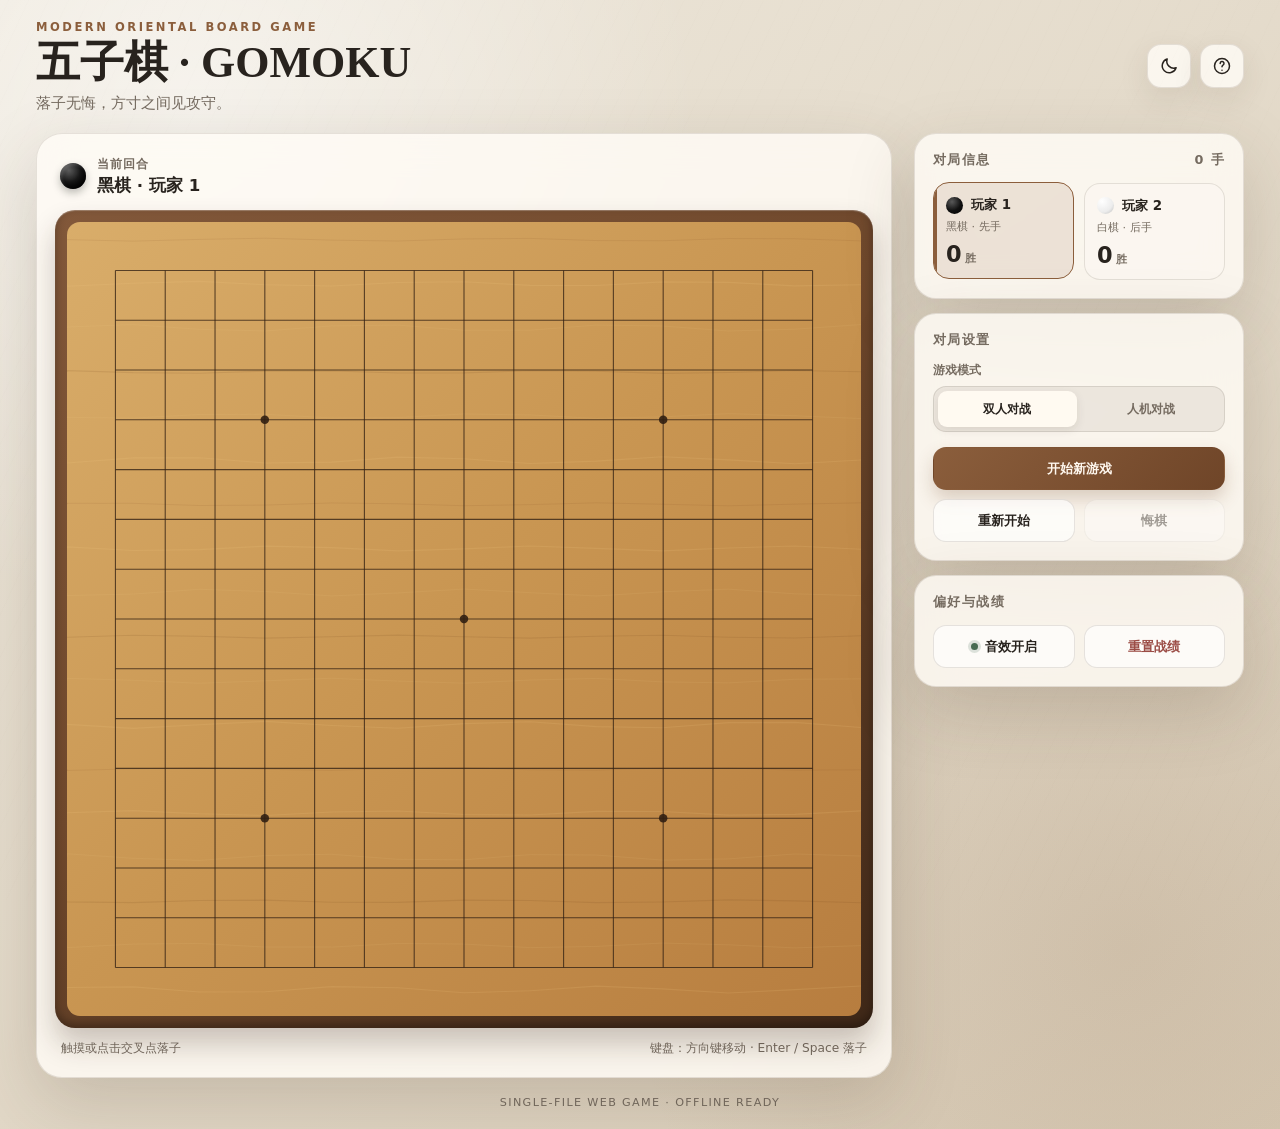
<file: projects/gomoku/index.html>
<!DOCTYPE html>
<html lang="zh-CN">
<head>
  <meta charset="UTF-8">
  <meta name="viewport" content="width=device-width, initial-scale=1, viewport-fit=cover">
  <meta name="theme-color" content="#e8dcc6">
  <title>五子棋 · GOMOKU</title>
  <style>
    :root{color-scheme:light;--bg0:#eee8dc;--bg1:#d8cbb6;--panel:rgba(255,252,246,.82);--strong:#fffaf1;--border:rgba(74,58,39,.13);--text:#28231e;--muted:#756b60;--accent:#8b5e3c;--accent2:#6f4528;--soft:rgba(139,94,60,.13);--danger:#9b4c45;--success:#476b52;--shadow:0 24px 70px rgba(65,48,31,.18);--button:rgba(255,255,255,.65);--toast:rgba(40,35,30,.92)}
    html[data-theme="night"]{color-scheme:dark;--bg0:#111516;--bg1:#1d2525;--panel:rgba(24,31,31,.84);--strong:#1c2424;--border:rgba(222,234,228,.11);--text:#edf0eb;--muted:#aeb7b1;--accent:#c49365;--accent2:#e0b184;--soft:rgba(196,147,101,.14);--danger:#d77c72;--success:#78a987;--shadow:0 26px 80px rgba(0,0,0,.42);--button:rgba(255,255,255,.06);--toast:rgba(239,242,237,.94)}
    *{box-sizing:border-box}html{min-height:100%}body{min-height:100vh;margin:0;font-family:Inter,ui-sans-serif,system-ui,-apple-system,BlinkMacSystemFont,"Segoe UI","PingFang SC","Microsoft YaHei",sans-serif;color:var(--text);background:radial-gradient(circle at 15% 10%,rgba(255,255,255,.55),transparent 34%),radial-gradient(circle at 88% 84%,rgba(132,94,59,.14),transparent 34%),linear-gradient(145deg,var(--bg0),var(--bg1));overflow-x:hidden;transition:.3s}body:before{content:"";position:fixed;inset:0;pointer-events:none;opacity:.18;background-image:repeating-linear-gradient(115deg,transparent 0 7px,rgba(69,52,37,.04) 8px,transparent 9px 18px)}button{font:inherit;color:inherit;-webkit-tap-highlight-color:transparent}.app{width:min(1240px,100%);margin:auto;padding:max(18px,env(safe-area-inset-top)) max(16px,env(safe-area-inset-right)) max(20px,env(safe-area-inset-bottom)) max(16px,env(safe-area-inset-left))}.top{display:flex;justify-content:space-between;align-items:center;gap:18px;margin:2px 0 20px}.eyebrow{margin:0 0 6px;color:var(--accent);font-size:.72rem;font-weight:800;letter-spacing:.22em;text-transform:uppercase}h1{margin:0;font-family:ui-serif,Georgia,"Songti SC",serif;font-size:clamp(1.75rem,4vw,2.75rem);line-height:1.06}.sub{margin:7px 0 0;color:var(--muted);font-size:.94rem}.icons{display:flex;gap:9px}.icon{width:44px;height:44px;border:1px solid var(--border);border-radius:14px;background:var(--panel);box-shadow:0 10px 30px rgba(65,48,31,.1);display:grid;place-items:center;cursor:pointer;transition:.18s}.icon:hover{transform:translateY(-2px);background:var(--strong)}.icon svg{width:20px;height:20px;stroke:currentColor;fill:none;stroke-width:1.8;stroke-linecap:round;stroke-linejoin:round}.layout{display:grid;grid-template-columns:minmax(0,1fr) 330px;gap:22px;align-items:start}.card{border:1px solid var(--border);background:var(--panel);box-shadow:var(--shadow);backdrop-filter:blur(18px);border-radius:22px}.board-card{padding:clamp(10px,2vw,18px);border-radius:26px;min-width:0}.board-head{min-height:58px;padding:4px 5px 13px;display:flex;align-items:center;justify-content:space-between;gap:12px}.turn{display:flex;align-items:center;gap:11px;min-width:0}.turn-stone{width:26px;height:26px;border-radius:50%;background:radial-gradient(circle at 34% 28%,#5a5a5a,#1b1b1b 45%,#050505 78%);box-shadow:inset -3px -4px 6px #0009,inset 2px 2px 3px #fff3,0 4px 9px #0004}.turn-stone.white{background:radial-gradient(circle at 31% 25%,#fff 0 14%,#eee 52%,#c8c8c8);box-shadow:inset -3px -4px 6px #0003,inset 2px 2px 4px #fff,0 4px 9px #0003}.label{color:var(--muted);font-size:.75rem;font-weight:700;letter-spacing:.08em;text-transform:uppercase}.turn-text{margin-top:2px;font-size:1.04rem;font-weight:800;white-space:nowrap;overflow:hidden;text-overflow:ellipsis}.thinking{display:none;align-items:center;gap:8px;color:var(--accent);font-size:.83rem;font-weight:750}.thinking.show{display:flex}.dots{display:inline-flex;gap:3px}.dots i{width:4px;height:4px;border-radius:50%;background:currentColor;animation:bounce 1s infinite}.dots i:nth-child(2){animation-delay:.15s}.dots i:nth-child(3){animation-delay:.3s}@keyframes bounce{0%,70%,100%{transform:translateY(0);opacity:.45}35%{transform:translateY(-4px);opacity:1}}.frame{position:relative;width:100%;aspect-ratio:1;border-radius:20px;padding:clamp(7px,1.25vw,12px);background:linear-gradient(145deg,#82583a,#6f482c 45%,#3f2818);box-shadow:inset 0 1px 1px #fff4,inset 0 -4px 10px #0005,0 16px 28px rgba(49,31,17,.24);overflow:hidden}canvas{display:block;width:100%;height:100%;border-radius:13px;outline:none;touch-action:none;user-select:none;cursor:crosshair}canvas.locked{cursor:wait}canvas:focus-visible{box-shadow:0 0 0 4px var(--accent),0 0 0 7px #fff6}.hint{display:flex;justify-content:space-between;gap:14px;padding:12px 6px 2px;color:var(--muted);font-size:.76rem}.side{display:grid;gap:14px}.panel{padding:18px}.title{margin:0 0 14px;display:flex;justify-content:space-between;font-size:.8rem;color:var(--muted);font-weight:850;letter-spacing:.11em;text-transform:uppercase}.scores{display:grid;grid-template-columns:1fr 1fr;gap:10px}.player{position:relative;padding:13px 12px;border:1px solid var(--border);border-radius:16px;background:#fff2;transition:.2s;overflow:hidden}.player.active{border-color:var(--accent);background:var(--soft);transform:translateY(-1px)}.player:before{content:"";position:absolute;left:0;top:0;bottom:0;width:3px;background:var(--accent);opacity:0}.player.active:before{opacity:1}.player-head{display:flex;align-items:center;gap:8px}.mini{width:17px;height:17px;border-radius:50%;flex:none}.mini.black{background:radial-gradient(circle at 35% 28%,#595959,#111 54%,#000)}.mini.white{background:radial-gradient(circle at 30% 25%,#fff,#ececec 62%,#bababa)}.name{font-size:.84rem;font-weight:760;white-space:nowrap;overflow:hidden;text-overflow:ellipsis}.role{margin-top:5px;color:var(--muted);font-size:.7rem}.score{margin-top:9px;font-size:1.4rem;line-height:1;font-weight:850}.score small{font-size:.66rem;color:var(--muted);margin-left:3px}.fields{display:grid;gap:12px}.field{display:grid;gap:7px}.field.hide{display:none}.field-label{color:var(--muted);font-size:.74rem;font-weight:750}.seg{display:grid;grid-template-columns:repeat(2,1fr);gap:5px;padding:4px;background:#40312212;border:1px solid var(--border);border-radius:13px}.seg.three{grid-template-columns:repeat(3,1fr)}.seg button{min-height:36px;padding:7px 8px;border:0;border-radius:9px;background:transparent;color:var(--muted);cursor:pointer;font-size:.78rem;font-weight:760;transition:.18s}.seg button.selected{color:var(--text);background:var(--strong);box-shadow:0 3px 10px #2d22171a}.actions{display:grid;grid-template-columns:1fr 1fr;gap:9px;margin-top:15px}.btn{min-height:43px;padding:10px 13px;border-radius:13px;border:1px solid var(--border);background:var(--button);cursor:pointer;font-weight:780;font-size:.82rem;transition:.15s}.btn:hover:not(:disabled){transform:translateY(-1px);background:var(--strong)}.btn:active:not(:disabled){transform:scale(.975)}.btn.primary{grid-column:1/-1;color:#fff8ef;border-color:transparent;background:linear-gradient(135deg,var(--accent),var(--accent2));box-shadow:0 9px 18px rgba(111,69,40,.23)}.btn:disabled{opacity:.42;cursor:not-allowed}.btn.danger{color:var(--danger)}.quick{display:grid;grid-template-columns:1fr 1fr;gap:9px}.toggle{display:flex;align-items:center;justify-content:center;gap:7px}.dot{width:7px;height:7px;border-radius:50%;background:var(--success);box-shadow:0 0 0 3px rgba(71,107,82,.18)}.toggle.off .dot{background:var(--muted);box-shadow:none}.footer{text-align:center;color:var(--muted);font-size:.7rem;letter-spacing:.12em;text-transform:uppercase;margin:18px 0 0}.modal-bg{position:fixed;inset:0;z-index:100;display:grid;place-items:center;padding:20px;background:#0f0f0e7a;backdrop-filter:blur(9px);opacity:0;visibility:hidden;transition:.22s}.modal-bg.open{opacity:1;visibility:visible}.modal{width:min(460px,100%);max-height:82vh;overflow:auto;border-radius:24px;border:1px solid var(--border);background:var(--strong);box-shadow:0 30px 90px #0006;transform:translateY(14px) scale(.97);transition:.24s}.modal-bg.open .modal{transform:none}.modal-head{display:flex;align-items:center;justify-content:space-between;padding:19px 20px 10px}.modal-head h2{margin:0;font-family:ui-serif,Georgia,"Songti SC",serif;font-size:1.35rem}.close{width:36px;height:36px;border:0;border-radius:11px;background:var(--button);cursor:pointer;font-size:1.25rem}.modal-body{padding:8px 20px 22px;color:var(--muted);line-height:1.75;font-size:.9rem}.result{text-align:center;padding:27px 24px 24px;overflow:visible}.emblem{width:82px;height:82px;margin:0 auto 17px;border-radius:50%;display:grid;place-items:center;background:radial-gradient(circle at 32% 26%,#626262,#151515 55%,#020202);box-shadow:inset -7px -8px 14px #0008,inset 4px 4px 8px #fff3,0 14px 30px #0004}.emblem.white{background:radial-gradient(circle at 30% 24%,#fff,#eee 58%,#bcbcb8)}.emblem.draw{background:linear-gradient(135deg,#222 0 48%,#eee 52%)}.emblem svg{width:34px;height:34px;stroke:#d9ae77;fill:none;stroke-width:1.8}.result h2{margin:0;font-family:ui-serif,Georgia,"Songti SC",serif;font-size:1.8rem}.result p{margin:8px 0 21px;color:var(--muted);font-size:.9rem}.result-actions{display:grid;grid-template-columns:1fr 1fr;gap:10px}.result-actions .primary{grid-column:auto}.toasts{position:fixed;left:50%;bottom:max(20px,env(safe-area-inset-bottom));z-index:160;display:grid;gap:8px;justify-items:center;width:min(92vw,460px);pointer-events:none;transform:translateX(-50%)}.toast{max-width:100%;padding:10px 15px;border-radius:999px;color:var(--strong);background:var(--toast);box-shadow:0 10px 28px #0004;font-size:.8rem;font-weight:720;animation:toast 2.45s forwards}@keyframes toast{0%{opacity:0;transform:translateY(8px)}10%,85%{opacity:1;transform:none}100%{opacity:0;transform:translateY(6px)}}.sr{position:absolute;width:1px;height:1px;padding:0;margin:-1px;overflow:hidden;clip:rect(0,0,0,0);white-space:nowrap;border:0}:focus-visible{outline:3px solid var(--accent);outline-offset:2px}@media(max-width:940px){.layout{grid-template-columns:1fr}.side{grid-template-columns:1fr 1fr}.side>.card:first-child{grid-column:1/-1}.board-card{max-width:760px;margin:auto;width:100%}}@media(max-width:650px){.app{padding-left:10px;padding-right:10px}.top{margin-bottom:13px;padding:0 5px}.sub{display:none}.icon{width:41px;height:41px}.board-card{border-radius:20px;padding:8px}.board-head{min-height:53px;padding:3px 3px 9px}.frame{border-radius:16px;padding:6px}.hint{padding:9px 4px 1px;font-size:.68rem}.hint span:last-child{display:none}.side{grid-template-columns:1fr}.side>.card:first-child{grid-column:auto}.panel{padding:15px}.result{padding:24px 18px 20px}}@media(prefers-reduced-motion:reduce){*,*:before,*:after{animation-duration:.001ms!important;animation-iteration-count:1!important;transition-duration:.001ms!important}}
  </style>
</head>
<body>
  <main class="app">
    <header class="top">
      <div><p class="eyebrow">Modern Oriental Board Game</p><h1>五子棋 · GOMOKU</h1><p class="sub">落子无悔，方寸之间见攻守。</p></div>
      <div class="icons">
        <button class="icon" id="themeBtn" aria-label="切换主题"><svg viewBox="0 0 24 24"><path d="M20.5 14.2A8.5 8.5 0 0 1 9.8 3.5 8.5 8.5 0 1 0 20.5 14.2Z"/></svg></button>
        <button class="icon" id="rulesBtn" aria-label="游戏规则"><svg viewBox="0 0 24 24"><circle cx="12" cy="12" r="9"/><path d="M9.8 9a2.3 2.3 0 1 1 3.4 2c-.8.5-1.2 1-1.2 2M12 17h.01"/></svg></button>
      </div>
    </header>
    <section class="layout">
      <article class="card board-card">
        <div class="board-head">
          <div class="turn"><span class="turn-stone" id="turnStone"></span><div><div class="label">当前回合</div><div class="turn-text" id="turnText">黑棋 · 玩家 1</div></div></div>
          <div class="thinking" id="thinking"><span>电脑思考中</span><span class="dots"><i></i><i></i><i></i></span></div>
        </div>
        <div class="frame"><canvas id="board" tabindex="0" role="application" aria-label="十五乘十五五子棋棋盘。使用方向键移动光标，按回车或空格落子。"></canvas></div>
        <div class="hint"><span>触摸或点击交叉点落子</span><span>键盘：方向键移动 · Enter / Space 落子</span></div>
      </article>
      <aside class="side">
        <section class="card panel">
          <h2 class="title"><span>对局信息</span><span id="moveCount">0 手</span></h2>
          <div class="scores">
            <div class="player active" id="blackCard"><div class="player-head"><span class="mini black"></span><span class="name" id="blackName">玩家 1</span></div><div class="role">黑棋 · 先手</div><div class="score"><span id="blackScore">0</span><small>胜</small></div></div>
            <div class="player" id="whiteCard"><div class="player-head"><span class="mini white"></span><span class="name" id="whiteName">玩家 2</span></div><div class="role">白棋 · 后手</div><div class="score"><span id="whiteScore">0</span><small>胜</small></div></div>
          </div>
        </section>
        <section class="card panel">
          <h2 class="title">对局设置</h2>
          <div class="fields">
            <div class="field"><span class="field-label">游戏模式</span><div class="seg" id="modeSel"><button data-value="pvp" class="selected">双人对战</button><button data-value="ai">人机对战</button></div></div>
            <div class="field hide" id="difficultyField"><span class="field-label">AI 难度</span><div class="seg three" id="difficultySel"><button data-value="easy">简单</button><button data-value="normal" class="selected">普通</button><button data-value="hard">困难</button></div></div>
            <div class="field hide" id="colorField"><span class="field-label">玩家棋色</span><div class="seg" id="colorSel"><button data-value="1" class="selected">执黑棋</button><button data-value="2">执白棋</button></div></div>
          </div>
          <div class="actions"><button class="btn primary" id="newBtn">开始新游戏</button><button class="btn" id="restartBtn">重新开始</button><button class="btn" id="undoBtn" disabled>悔棋</button></div>
        </section>
        <section class="card panel"><h2 class="title">偏好与战绩</h2><div class="quick"><button class="btn toggle" id="soundBtn"><span class="dot"></span><span>音效开启</span></button><button class="btn danger" id="resetBtn">重置战绩</button></div></section>
      </aside>
    </section>
    <p class="footer">Single-file Web Game · Offline Ready</p>
  </main>
  <div class="modal-bg" id="rulesModal" role="dialog" aria-modal="true" aria-hidden="true"><div class="modal"><div class="modal-head"><h2>游戏规则</h2><button class="close" data-close="rulesModal" aria-label="关闭">×</button></div><div class="modal-body"><ol><li>棋盘为 15×15，黑棋先手，双方轮流在交叉点落子。</li><li>横向、纵向或任一斜向先连成五颗或更多同色棋子的一方获胜。</li><li>采用自由五子棋规则，不启用禁手。</li><li>双人模式每次悔棋撤回一步；人机模式撤回玩家与电脑最近一轮。</li><li>可用方向键移动棋盘光标，并按 Enter 或空格落子。</li></ol></div></div></div>
  <div class="modal-bg" id="resultModal" role="dialog" aria-modal="true" aria-hidden="true"><div class="modal result"><div class="emblem" id="emblem"><svg viewBox="0 0 24 24"><path d="M7 4h10v3a5 5 0 0 1-10 0V4ZM9 16h6M12 12v4M8 20h8M7 6H4v1a4 4 0 0 0 4 4M17 6h3v1a4 4 0 0 1-4 4"/></svg></div><h2 id="resultTitle">黑方获胜</h2><p id="resultCopy">精彩的一局。</p><div class="result-actions"><button class="btn" data-close="resultModal">查看棋局</button><button class="btn primary" id="againBtn">再来一局</button></div></div></div>
  <div class="toasts" id="toasts" aria-live="polite"></div><div class="sr" id="live" aria-live="polite"></div>
  <script>
  (()=>{'use strict';
    const N=15,E=0,B=1,W=2,KEY='gomoku_single_file_v4',DIR=[[1,0],[0,1],[1,1],[1,-1]],reduced=matchMedia('(prefers-reduced-motion: reduce)').matches;
    const $=s=>document.querySelector(s),$$=(s,r=document)=>[...r.querySelectorAll(s)];
    const el={c:$('#board'),turnStone:$('#turnStone'),turnText:$('#turnText'),thinking:$('#thinking'),moveCount:$('#moveCount'),blackCard:$('#blackCard'),whiteCard:$('#whiteCard'),blackName:$('#blackName'),whiteName:$('#whiteName'),blackScore:$('#blackScore'),whiteScore:$('#whiteScore'),modeSel:$('#modeSel'),difficultySel:$('#difficultySel'),colorSel:$('#colorSel'),difficultyField:$('#difficultyField'),colorField:$('#colorField'),newBtn:$('#newBtn'),restartBtn:$('#restartBtn'),undoBtn:$('#undoBtn'),soundBtn:$('#soundBtn'),resetBtn:$('#resetBtn'),themeBtn:$('#themeBtn'),rulesBtn:$('#rulesBtn'),rulesModal:$('#rulesModal'),resultModal:$('#resultModal'),emblem:$('#emblem'),resultTitle:$('#resultTitle'),resultCopy:$('#resultCopy'),againBtn:$('#againBtn'),toasts:$('#toasts'),live:$('#live')};
    const ctx=el.c.getContext('2d',{alpha:false});
    const defaults={mode:'pvp',difficulty:'normal',humanColor:B,theme:'wood',sound:true,stats:{pvp:{black:0,white:0},ai:{human:0,computer:0}}};
    const pref=load();
    const s={board:newBoard(),history:[],current:B,mode:pref.mode,difficulty:pref.difficulty,humanColor:+pref.humanColor===W?W:B,gameOver:false,aiThinking:false,winLine:[],recorded:false,winner:E,token:0,timer:0,hover:null,cursor:{x:7,y:7},keyActive:false,size:0,pad:0,cell:0,dpr:1,pDown:null,anims:new Map(),raf:0};
    const audio={ctx:null,enabled:!!pref.sound,init(){if(!this.enabled||this.ctx)return;const A=window.AudioContext||window.webkitAudioContext;if(A)try{this.ctx=new A}catch{}},resume(){this.init();if(this.ctx?.state==='suspended')this.ctx.resume().catch(()=>{})},tone(f,d,t='sine',g=.04,delay=0){if(!this.enabled)return;this.resume();if(!this.ctx)return;const st=this.ctx.currentTime+delay,o=this.ctx.createOscillator(),a=this.ctx.createGain();o.type=t;o.frequency.setValueAtTime(f,st);a.gain.setValueAtTime(.0001,st);a.gain.exponentialRampToValueAtTime(g,st+.012);a.gain.exponentialRampToValueAtTime(.0001,st+d);o.connect(a).connect(this.ctx.destination);o.start(st);o.stop(st+d+.03)},click(){this.tone(520,.055,'sine',.025)},place(c){this.tone(c===B?165:225,.09,'triangle',.055);this.tone(c===B?105:145,.12,'sine',.025,.015)},win(){[392,494,587,784].forEach((f,i)=>this.tone(f,.22,'sine',.05,i*.095))}};
    function newBoard(){return Array.from({length:N},()=>Array(N).fill(E))}function clone(v){return JSON.parse(JSON.stringify(v))}function load(){try{const p=JSON.parse(localStorage.getItem(KEY)||'null')||{};return{...clone(defaults),...p,stats:{pvp:{...defaults.stats.pvp,...p.stats?.pvp},ai:{...defaults.stats.ai,...p.stats?.ai}}}}catch{return clone(defaults)}}function save(){try{localStorage.setItem(KEY,JSON.stringify({mode:s.mode,difficulty:s.difficulty,humanColor:s.humanColor,theme:pref.theme,sound:audio.enabled,stats:pref.stats}))}catch{}}
    const opp=c=>c===B?W:B,inb=(x,y)=>x>=0&&x<N&&y>=0&&y<N,cname=c=>c===B?'黑棋':'白棋';
    function role(c){return s.mode==='pvp'?(c===B?'玩家 1':'玩家 2'):(c===s.humanColor?'玩家':'电脑')}function humanTurn(){return s.mode==='pvp'||s.current===s.humanColor}function dlabel(v){return{easy:'简单',normal:'普通',hard:'困难'}[v]}
    function theme(v){pref.theme=v==='night'?'night':'wood';document.documentElement.dataset.theme=pref.theme==='night'?'night':'';save();render()}
    function select(box,v){$$('button[data-value]',box).forEach(b=>b.classList.toggle('selected',b.dataset.value===String(v)))}
    function controls(){select(el.modeSel,s.mode);select(el.difficultySel,s.difficulty);select(el.colorSel,s.humanColor);const ai=s.mode==='ai';el.difficultyField.classList.toggle('hide',!ai);el.colorField.classList.toggle('hide',!ai);el.soundBtn.classList.toggle('off',!audio.enabled);el.soundBtn.lastElementChild.textContent=audio.enabled?'音效开启':'音效关闭'}
    function start(announce=true){cancelAI();close(el.resultModal,false);s.token++;s.board=newBoard();s.history=[];s.current=B;s.gameOver=false;s.aiThinking=false;s.winLine=[];s.recorded=false;s.winner=E;s.hover=null;s.cursor={x:7,y:7};s.keyActive=false;s.anims.clear();save();update();render();if(announce)toast(s.mode==='ai'?`人机对战 · ${dlabel(s.difficulty)}难度`:'双人对战已开始');if(s.mode==='ai'&&s.humanColor===W)scheduleAI(420)}
    function cancelAI(){if(s.timer)clearTimeout(s.timer);s.timer=0;s.aiThinking=false}function scheduleAI(delay=500){if(s.mode!=='ai'||s.gameOver||s.current===s.humanColor||full())return;cancelAI();s.aiThinking=true;const token=s.token;update();s.timer=setTimeout(()=>{s.timer=0;if(token!==s.token||s.gameOver||s.mode!=='ai'||s.current===s.humanColor){s.aiThinking=false;update();return}const m=chooseAI(s.current,s.difficulty);if(!m||token!==s.token||s.gameOver){s.aiThinking=false;update();return}s.aiThinking=false;move(m.x,m.y,s.current,'computer')},reduced?Math.min(delay,160):delay)}
    function move(x,y,c,actor='human'){if(s.gameOver||s.aiThinking||!inb(x,y)||s.board[y][x]!==E||c!==s.current)return false;s.board[y][x]=c;s.history.push({x,y,color:c,actor});s.anims.set(`${x},${y}`,performance.now());s.hover=null;audio.place(c);el.live.textContent=`${role(c)}在第 ${y+1} 行、第 ${x+1} 列落下${cname(c)}。`;const line=checkWin(s.board,x,y,c);if(line.length>=5){s.winLine=line;finish(c);return true}if(s.history.length>=N*N){finish(E);return true}s.current=opp(c);update();render();if(s.mode==='ai'&&!s.gameOver&&s.current!==s.humanColor)scheduleAI(380+Math.random()*230);return true}
    function attempt(x,y){audio.resume();if(s.gameOver)return toast('本局已结束，请开始新游戏');if(s.aiThinking)return toast('电脑正在思考，请稍候');if(!humanTurn())return toast('现在轮到电脑落子');if(!inb(x,y))return;if(s.board[y][x]!==E)return toast('这个位置已经有棋子了');move(x,y,s.current,'human')}
    function finish(w){cancelAI();const token=s.token;s.gameOver=true;s.winner=w;if(w!==E&&!s.recorded){record(w,1);s.recorded=true}update();render();if(w!==E)audio.win();setTimeout(()=>{if(token===s.token&&s.gameOver)showResult(w)},reduced?30:520)}function record(w,d){if(s.mode==='pvp'){const k=w===B?'black':'white';pref.stats.pvp[k]=Math.max(0,(+pref.stats.pvp[k]||0)+d)}else{const k=w===s.humanColor?'human':'computer';pref.stats.ai[k]=Math.max(0,(+pref.stats.ai[k]||0)+d)}save()}
    function undo(){if(!s.history.length)return toast('还没有可以撤回的棋子');cancelAI();s.token++;close(el.resultModal,false);if(s.recorded&&s.winner!==E)record(s.winner,-1);s.recorded=false;s.winner=E;if(s.mode==='pvp')removeLast();else{if(!s.history.some(m=>m.actor==='human')){toast('电脑的开局棋不能单独撤回');if(s.current!==s.humanColor&&!s.gameOver)scheduleAI(220);update();return}let done=false;while(s.history.length&&!done){const m=removeLast();if(m?.actor==='human')done=true}}s.gameOver=false;s.winLine=[];s.current=s.history.length?opp(s.history.at(-1).color):B;s.hover=null;s.anims.clear();update();render();toast(s.mode==='ai'?'已撤回上一轮落子':'已撤回上一步');if(s.mode==='ai'&&s.current!==s.humanColor)scheduleAI(260)}function removeLast(){const m=s.history.pop();if(m)s.board[m.y][m.x]=E;return m}
    function update(){el.blackName.textContent=role(B);el.whiteName.textContent=role(W);const bs=s.mode==='pvp'?pref.stats.pvp.black:(s.humanColor===B?pref.stats.ai.human:pref.stats.ai.computer),ws=s.mode==='pvp'?pref.stats.pvp.white:(s.humanColor===W?pref.stats.ai.human:pref.stats.ai.computer);el.blackScore.textContent=bs||0;el.whiteScore.textContent=ws||0;el.blackCard.classList.toggle('active',!s.gameOver&&s.current===B);el.whiteCard.classList.toggle('active',!s.gameOver&&s.current===W);el.turnStone.classList.toggle('white',s.current===W);el.turnText.textContent=s.gameOver?(s.winner===E?'本局平局':`${cname(s.winner)} · ${role(s.winner)}获胜`):(s.aiThinking?`${cname(s.current)} · 电脑`:`${cname(s.current)} · ${role(s.current)}`);el.thinking.classList.toggle('show',s.aiThinking);el.c.classList.toggle('locked',s.aiThinking);el.moveCount.textContent=`${s.history.length} 手`;el.undoBtn.disabled=!s.history.length||(s.mode==='ai'&&!s.history.some(m=>m.actor==='human'));controls()}
    function showResult(w){el.emblem.className='emblem'+(w===W?' white':w===E?' draw':'');el.resultTitle.textContent=w===E?'本局平局':`${cname(w).replace('棋','方')}获胜`;el.resultCopy.textContent=w===E?'棋盘已满，双方势均力敌。':`${role(w)}完成五连，赢得本局。`;open(el.resultModal)}function toast(msg){const d=document.createElement('div');d.className='toast';d.textContent=msg;el.toasts.append(d);setTimeout(()=>d.remove(),2450)}function open(m){m.classList.add('open');m.setAttribute('aria-hidden','false');setTimeout(()=>m.querySelector('button')?.focus(),50)}function close(m){m.classList.remove('open');m.setAttribute('aria-hidden','true')}
    function full(board=s.board){return board.every(r=>r.every(v=>v!==E))}function checkWin(board,x,y,c){if(!inb(x,y)||board[y][x]!==c)return[];for(const[dx,dy]of DIR){const line=[{x,y}];let nx=x-dx,ny=y-dy;while(inb(nx,ny)&&board[ny][nx]===c){line.unshift({x:nx,y:ny});nx-=dx;ny-=dy}nx=x+dx;ny=y+dy;while(inb(nx,ny)&&board[ny][nx]===c){line.push({x:nx,y:ny});nx+=dx;ny+=dy}if(line.length>=5)return line}return[]}
    function resize(){const r=el.c.getBoundingClientRect(),size=Math.max(1,Math.floor(Math.min(r.width,r.height))),dpr=Math.min(devicePixelRatio||1,3),px=Math.round(size*dpr);if(el.c.width!==px||el.c.height!==px){el.c.width=px;el.c.height=px}s.size=size;s.dpr=dpr;s.pad=size*.061;s.cell=(size-s.pad*2)/(N-1);ctx.setTransform(dpr,0,0,dpr,0,0);render()}
    function render(){if(!s.raf)s.raf=requestAnimationFrame(draw)}function draw(now=performance.now()){s.raf=0;const z=s.size;if(!z)return;ctx.clearRect(0,0,z,z);const wood=ctx.createLinearGradient(0,0,z,z);wood.addColorStop(0,'#d9ad6a');wood.addColorStop(.48,'#c99652');wood.addColorStop(1,'#b77d3f');ctx.fillStyle=wood;ctx.fillRect(0,0,z,z);ctx.save();ctx.globalAlpha=.13;for(let i=0;i<18;i++){const y=(i+.4)*z/18;ctx.beginPath();ctx.moveTo(0,y);for(let x=0;x<=z;x+=z/12)ctx.lineTo(x,y+Math.sin(i*1.7+x*.025)*(1.5+i%3));ctx.strokeStyle=i%3===0?'#6e3d1d':'#f4ce8d';ctx.lineWidth=.7+i%2*.4;ctx.stroke()}ctx.restore();ctx.strokeStyle='rgba(52,34,20,.78)';ctx.lineWidth=Math.max(1,z/720);for(let i=0;i<N;i++){const p=s.pad+i*s.cell;ctx.beginPath();ctx.moveTo(s.pad,p);ctx.lineTo(z-s.pad,p);ctx.stroke();ctx.beginPath();ctx.moveTo(p,s.pad);ctx.lineTo(p,z-s.pad);ctx.stroke()}ctx.fillStyle='rgba(49,31,18,.9)';[[3,3],[11,3],[7,7],[3,11],[11,11]].forEach(([x,y])=>{ctx.beginPath();ctx.arc(s.pad+x*s.cell,s.pad+y*s.cell,Math.max(2.3,s.cell*.085),0,Math.PI*2);ctx.fill()});if(s.hover&&preview(s.hover.x,s.hover.y))piece(s.hover.x,s.hover.y,s.current,.42,.9,false);if(s.keyActive&&document.activeElement===el.c){const{x,y}=s.cursor;ctx.save();ctx.strokeStyle='rgba(112,55,24,.92)';ctx.lineWidth=Math.max(2,s.cell*.07);ctx.setLineDash([s.cell*.18,s.cell*.12]);ctx.beginPath();ctx.arc(s.pad+x*s.cell,s.pad+y*s.cell,s.cell*.43,0,Math.PI*2);ctx.stroke();ctx.restore()}for(let y=0;y<N;y++)for(let x=0;x<N;x++){const c=s.board[y][x];if(!c)continue;const st=s.anims.get(`${x},${y}`);let scale=1;if(st&&!reduced){const p=Math.min(1,Math.max(0,(now-st)/210));scale=1-Math.pow(1-p,3)*.48+Math.sin(p*Math.PI)*.035;if(p>=1)s.anims.delete(`${x},${y}`)}piece(x,y,c,1,scale,s.winLine.some(q=>q.x===x&&q.y===y))}const last=s.history.at(-1);if(last){const px=s.pad+last.x*s.cell,py=s.pad+last.y*s.cell;ctx.fillStyle=last.color===B?'#e8ae5b':'#7c431f';ctx.beginPath();ctx.arc(px,py,Math.max(2.1,s.cell*.09),0,Math.PI*2);ctx.fill()}if(s.winLine.length){const a=s.winLine[0],b=s.winLine.at(-1),pulse=reduced?1:.72+Math.sin(now/230)*.16;ctx.save();ctx.strokeStyle=`rgba(238,168,76,${pulse})`;ctx.lineWidth=Math.max(3,s.cell*.12);ctx.lineCap='round';ctx.shadowColor='rgba(255,190,91,.62)';ctx.shadowBlur=s.cell*.35;ctx.beginPath();ctx.moveTo(s.pad+a.x*s.cell,s.pad+a.y*s.cell);ctx.lineTo(s.pad+b.x*s.cell,s.pad+b.y*s.cell);ctx.stroke();ctx.restore()}if(([...s.anims.values()].some(t=>now-t<220)&&!reduced)||(s.winLine.length&&!reduced))render()}
    function piece(x,y,c,a=1,scale=1,win=false){const px=s.pad+x*s.cell,py=s.pad+y*s.cell,r=s.cell*.42*scale;ctx.save();ctx.globalAlpha=a;ctx.shadowOffsetY=Math.max(1.5,s.cell*.085);ctx.shadowBlur=s.cell*.18;ctx.shadowColor=c===B?'#0007':'#261e1657';const g=ctx.createRadialGradient(px-r*.35,py-r*.38,r*.08,px,py,r);if(c===B){g.addColorStop(0,'#626262');g.addColorStop(.2,'#303030');g.addColorStop(.68,'#111');g.addColorStop(1,'#020202')}else{g.addColorStop(0,'#fff');g.addColorStop(.25,'#f7f7f4');g.addColorStop(.72,'#e0dfda');g.addColorStop(1,'#b8b7b2')}ctx.fillStyle=g;ctx.beginPath();ctx.arc(px,py,r,0,Math.PI*2);ctx.fill();ctx.shadowColor='transparent';if(win){ctx.strokeStyle=c===B?'#f7be67':'#844e23';ctx.lineWidth=Math.max(2,s.cell*.075);ctx.beginPath();ctx.arc(px,py,r*.78,0,Math.PI*2);ctx.stroke()}ctx.restore()}function preview(x,y){return!s.gameOver&&!s.aiThinking&&humanTurn()&&inb(x,y)&&s.board[y][x]===E}
    function pos(e){const r=el.c.getBoundingClientRect(),cx=(e.clientX-r.left)*s.size/r.width,cy=(e.clientY-r.top)*s.size/r.height,x=Math.round((cx-s.pad)/s.cell),y=Math.round((cy-s.pad)/s.cell);if(!inb(x,y))return null;return Math.abs(cx-(s.pad+x*s.cell))<=s.cell*.52&&Math.abs(cy-(s.pad+y*s.cell))<=s.cell*.52?{x,y}:null}
    function candidates(board,r=2){const m=new Map();let count=0;for(let y=0;y<N;y++)for(let x=0;x<N;x++)if(board[y][x]!==E){count++;for(let dy=-r;dy<=r;dy++)for(let dx=-r;dx<=r;dx++){if(!dx&&!dy)continue;const nx=x+dx,ny=y+dy;if(!inb(nx,ny)||board[ny][nx]!==E)continue;const k=`${nx},${ny}`;m.set(k,(m.get(k)||0)+(Math.max(Math.abs(dx),Math.abs(dy))===1?3:1))}}if(!count)return[{x:7,y:7,neighbor:0}];return[...m].map(([k,neighbor])=>{const[x,y]=k.split(',').map(Number);return{x,y,neighbor}})}
    function wouldWin(board,x,y,c){board[y][x]=c;const won=checkWin(board,x,y,c).length>=5;board[y][x]=E;return won}function immediate(board,cs,c){return cs.find(m=>wouldWin(board,m.x,m.y,c))||null}
    function chooseAI(c,d){if(s.gameOver||full())return null;const cs=candidates(s.board,2),enemy=opp(c);return immediate(s.board,cs,c)||immediate(s.board,cs,enemy)||(d==='easy'?easy(s.board,cs,c):d==='hard'?hard(s.board,cs,c):normal(s.board,cs,c))}
    function easy(board,cs,c){const enemy=opp(c),a=cs.map(m=>({...m,score:pattern(board,m.x,m.y,c)*.56+pattern(board,m.x,m.y,enemy)*.66+m.neighbor*12+10-(Math.abs(m.x-7)+Math.abs(m.y-7))*.5})).sort((x,y)=>y.score-x.score),pool=a.slice(0,Math.min(a.length,Math.max(5,Math.ceil(a.length*.32))));return pool[Math.floor(Math.random()*pool.length)]||cs[0]}
    function normal(board,cs,c){return order(board,cs,c)[0]||cs[0]}function hard(board,cs,c){const mobile=Math.min(innerWidth,innerHeight)<720,deadline=performance.now()+(mobile?240:390),roots=order(board,cs,c).slice(0,mobile?9:11);let best=roots[0]||cs[0];for(let depth=2;depth<=3;depth++){let alpha=-Infinity,iter=null,val=-Infinity,complete=true;for(const m of roots){if(performance.now()>=deadline){complete=false;break}board[m.y][m.x]=c;const score=checkWin(board,m.x,m.y,c).length>=5?1e8:minimax(board,depth-1,alpha,Infinity,opp(c),c,deadline,m);board[m.y][m.x]=E;if(score>val){val=score;iter=m}alpha=Math.max(alpha,val)}if(iter)best=iter;if(!complete)break}return best}
    function minimax(board,depth,alpha,beta,toMove,ai,deadline,last){if(performance.now()>=deadline||depth<=0||full(board))return evalBoard(board,ai);const lastC=opp(toMove);if(last&&checkWin(board,last.x,last.y,lastC).length>=5)return lastC===ai?9e7+depth:-9e7-depth;let cs=candidates(board,2);if(!cs.length)return 0;const win=immediate(board,cs,toMove),block=immediate(board,cs,opp(toMove));cs=win?[win]:block?[block]:order(board,cs,toMove).slice(0,depth>=2?7:6);if(toMove===ai){let v=-Infinity;for(const m of cs){if(performance.now()>=deadline)break;board[m.y][m.x]=toMove;v=Math.max(v,minimax(board,depth-1,alpha,beta,opp(toMove),ai,deadline,m));board[m.y][m.x]=E;alpha=Math.max(alpha,v);if(alpha>=beta)break}return v===-Infinity?evalBoard(board,ai):v}else{let v=Infinity;for(const m of cs){if(performance.now()>=deadline)break;board[m.y][m.x]=toMove;v=Math.min(v,minimax(board,depth-1,alpha,beta,opp(toMove),ai,deadline,m));board[m.y][m.x]=E;beta=Math.min(beta,v);if(alpha>=beta)break}return v===Infinity?evalBoard(board,ai):v}}
    function order(board,cs,c){const enemy=opp(c);return cs.map(m=>{const a=pattern(board,m.x,m.y,c),d=pattern(board,m.x,m.y,enemy),center=18-(Math.abs(m.x-7)+Math.abs(m.y-7));return{...m,score:a*1.13+d*1.03+m.neighbor*18+center*1.7}}).sort((a,b)=>b.score-a.score)}function evalBoard(board,ai){const cs=candidates(board,2);if(!cs.length)return 0;const a=cs.map(m=>pattern(board,m.x,m.y,ai)).sort((x,y)=>y-x),b=cs.map(m=>pattern(board,m.x,m.y,opp(ai))).sort((x,y)=>y-x);return(a[0]||0)+(a[1]||0)*.32+(a[2]||0)*.12-(b[0]||0)*1.09-(b[1]||0)*.34-(b[2]||0)*.13}
    function pattern(board,x,y,c){if(!inb(x,y)||board[y][x]!==E)return-Infinity;board[y][x]=c;let total=0;for(const[dx,dy]of DIR)total+=scoreDir(board,x,y,c,dx,dy);board[y][x]=E;return total}function scoreDir(board,x,y,c,dx,dy){let l=0,r=0,nx=x-dx,ny=y-dy;while(inb(nx,ny)&&board[ny][nx]===c){l++;nx-=dx;ny-=dy}const lo=inb(nx,ny)&&board[ny][nx]===E;nx=x+dx;ny=y+dy;while(inb(nx,ny)&&board[ny][nx]===c){r++;nx+=dx;ny+=dy}const ro=inb(nx,ny)&&board[ny][nx]===E,count=l+r+1,open=+lo+ +ro;if(count>=5)return 1e7;if(count===4&&open===2)return 920000;if(count===4&&open===1)return 145000;if(count===3&&open===2)return 33000;if(count===3&&open===1)return 5200;if(count===2&&open===2)return 1500;if(count===2&&open===1)return 230;if(count===1&&open===2)return 42;let line='';for(let i=-4;i<=4;i++){const px=x+i*dx,py=y+i*dy;line+=!inb(px,py)?'B':board[py][px]===c?'X':board[py][px]===E?'_':'O'}if(/_XXX_X_|_X_XXX_|_XX_XX_/.test(line))return 135000;if(/_XX_X_|_X_XX_/.test(line))return 26000;if(/_X_X_X_/.test(line))return 12000;if(/_XX__X_|_X__XX_/.test(line))return 3800;return 0}
    [el.modeSel,el.difficultySel,el.colorSel].forEach(box=>box.addEventListener('click',e=>{const b=e.target.closest('button[data-value]');if(!b)return;if(box===el.modeSel)s.mode=b.dataset.value==='ai'?'ai':'pvp';if(box===el.difficultySel)s.difficulty=['easy','normal','hard'].includes(b.dataset.value)?b.dataset.value:'normal';if(box===el.colorSel)s.humanColor=+b.dataset.value===W?W:B;start()}));
    document.addEventListener('pointerdown',()=>audio.resume(),{once:true,passive:true});document.addEventListener('click',e=>{const b=e.target.closest('button');if(b&&!b.disabled)audio.click();if(b?.dataset.close)close($('#'+b.dataset.close))});el.newBtn.onclick=()=>start();el.restartBtn.onclick=()=>{start(false);toast('当前对局已重新开始')};el.undoBtn.onclick=undo;el.againBtn.onclick=()=>start(false);el.rulesBtn.onclick=()=>open(el.rulesModal);el.themeBtn.onclick=()=>theme(pref.theme==='night'?'wood':'night');el.soundBtn.onclick=()=>{audio.enabled=!audio.enabled;if(audio.enabled)audio.resume();save();controls();toast(audio.enabled?'音效已开启':'音效已关闭')};el.resetBtn.onclick=()=>{pref.stats=clone(defaults.stats);save();update();toast('胜场统计已重置')};$$('.modal-bg').forEach(m=>m.addEventListener('pointerdown',e=>{if(e.target===m)close(m)}));document.addEventListener('keydown',e=>{if(e.key==='Escape'){$('.modal-bg.open')&&close($('.modal-bg.open'))}});
    el.c.addEventListener('pointerdown',e=>{e.preventDefault();el.c.focus({preventScroll:true});const p=pos(e);s.pDown=p?{...p,id:e.pointerId,x0:e.clientX,y0:e.clientY}:null;try{el.c.setPointerCapture(e.pointerId)}catch{}});el.c.addEventListener('pointermove',e=>{e.preventDefault();if(e.pointerType==='touch'&&!s.pDown)return;const p=pos(e),h=p&&preview(p.x,p.y)?p:null;if(h?.x!==s.hover?.x||h?.y!==s.hover?.y){s.hover=h;render()}});el.c.addEventListener('pointerup',e=>{e.preventDefault();const d=s.pDown;s.pDown=null;const p=pos(e);if(!d||d.id!==e.pointerId||!p)return;if(Math.hypot(e.clientX-d.x0,e.clientY-d.y0)>12||p.x!==d.x||p.y!==d.y)return;s.keyActive=false;attempt(p.x,p.y)});el.c.addEventListener('pointercancel',()=>{s.pDown=null;s.hover=null;render()});el.c.addEventListener('pointerleave',e=>{if(e.pointerType!=='touch'){s.hover=null;render()}});el.c.addEventListener('keydown',e=>{if(!['ArrowLeft','ArrowRight','ArrowUp','ArrowDown','Enter',' '].includes(e.key))return;e.preventDefault();s.keyActive=true;if(e.key==='ArrowLeft')s.cursor.x=Math.max(0,s.cursor.x-1);if(e.key==='ArrowRight')s.cursor.x=Math.min(N-1,s.cursor.x+1);if(e.key==='ArrowUp')s.cursor.y=Math.max(0,s.cursor.y-1);if(e.key==='ArrowDown')s.cursor.y=Math.min(N-1,s.cursor.y+1);if(e.key==='Enter'||e.key===' ')attempt(s.cursor.x,s.cursor.y);render()});el.c.onfocus=()=>{s.keyActive=true;render()};el.c.onblur=()=>{s.keyActive=false;render()};if('ResizeObserver'in window)new ResizeObserver(resize).observe(el.c);addEventListener('resize',resize,{passive:true});addEventListener('orientationchange',()=>setTimeout(resize,100),{passive:true});
    theme(pref.theme);controls();resize();start(false);
  })();
  </script>
<script type="module" src="https://static.cloudflareinsights.com/beacon.min.js/v4513226cdae34746b4dedf0b4dfa099e1781791509496" integrity="sha512-ZE9pZaUXND66v380QUtch/5sE9tPFh2zg45pR2PB0CVkCtOREv2AJKkSidISWkysEuQ0EH8faUU5du78bx87UQ==" data-cf-beacon='{"version":"2024.11.0","token":"7939e04a4baf43c8b86a560f74aac60e"}' crossorigin="anonymous"></script>
<script type="module" src="https://static.cloudflareinsights.com/beacon.min.js/v4513226cdae34746b4dedf0b4dfa099e1781791509496" integrity="sha512-ZE9pZaUXND66v380QUtch/5sE9tPFh2zg45pR2PB0CVkCtOREv2AJKkSidISWkysEuQ0EH8faUU5du78bx87UQ==" data-cf-beacon='{"version":"2024.11.0","token":"1c1c7799c54e46349cc23295b5e08299"}' crossorigin="anonymous"></script>
</body>
</html>
</file>
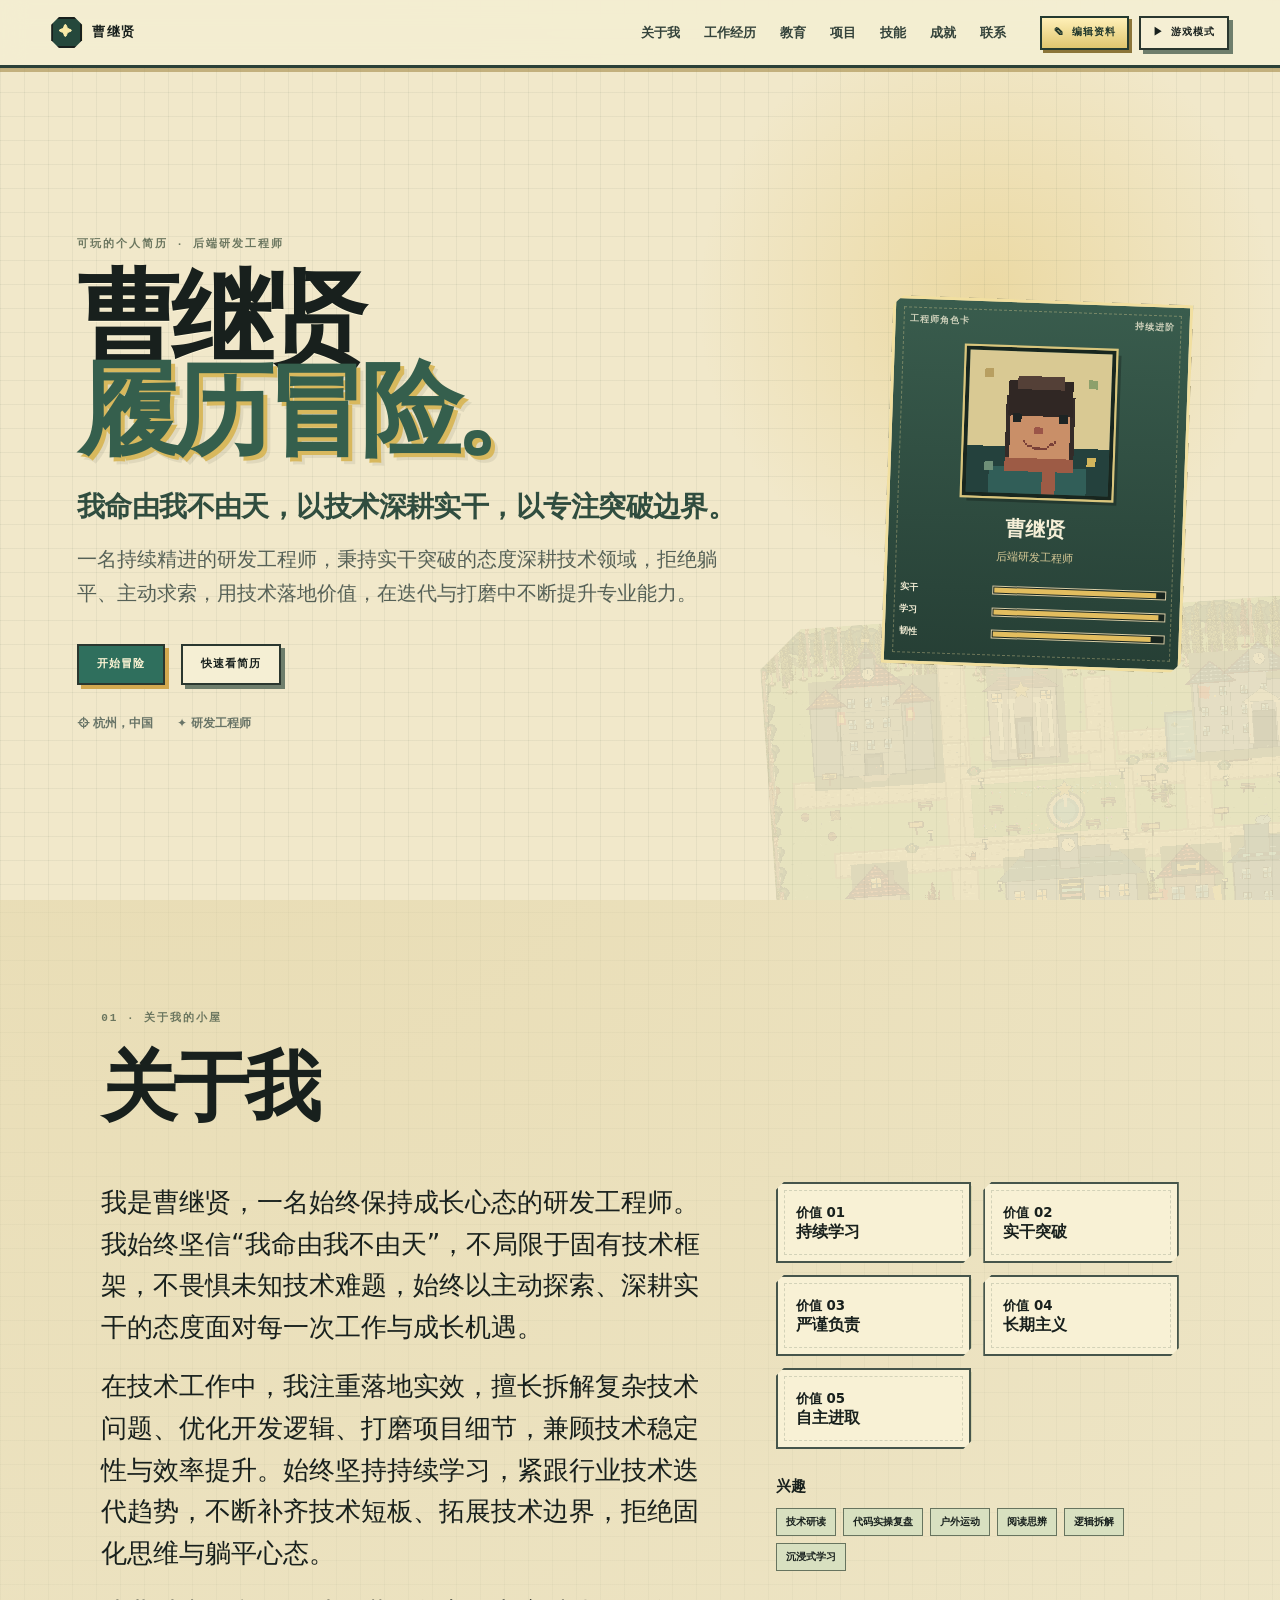
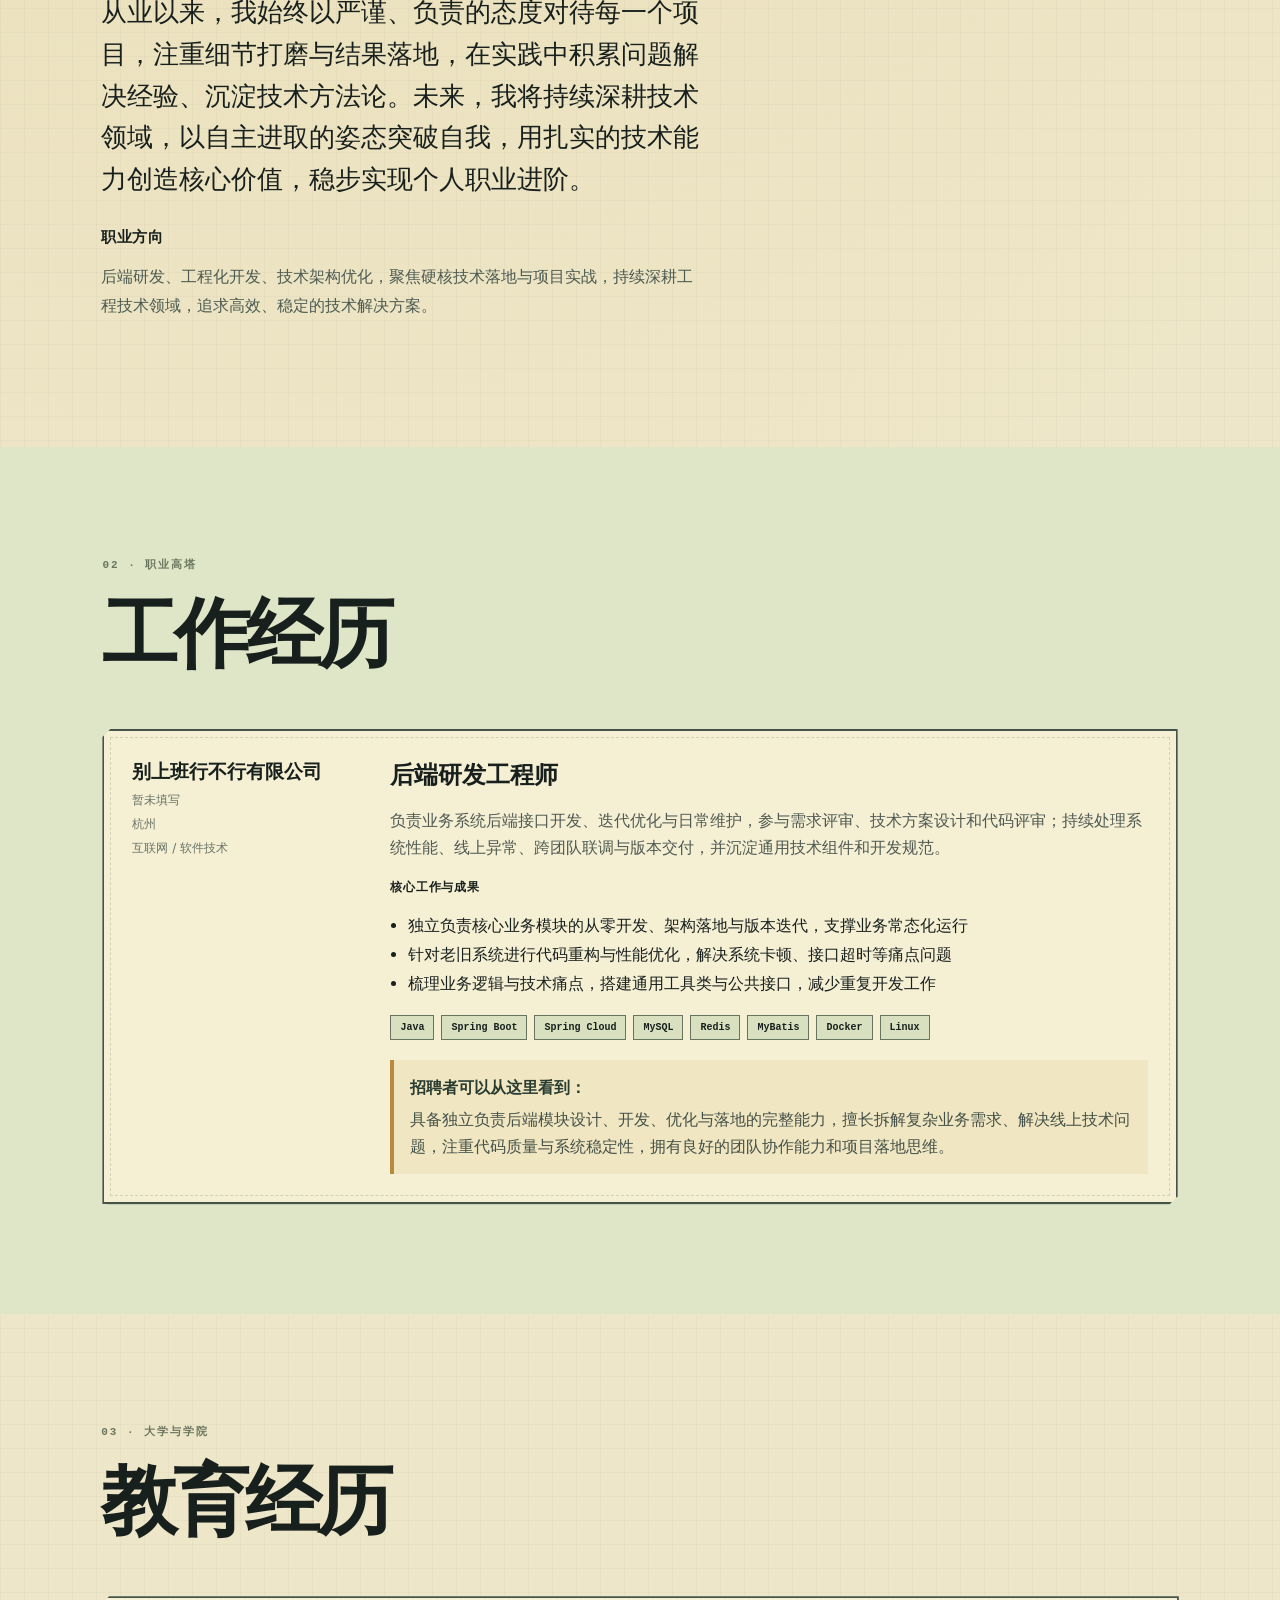
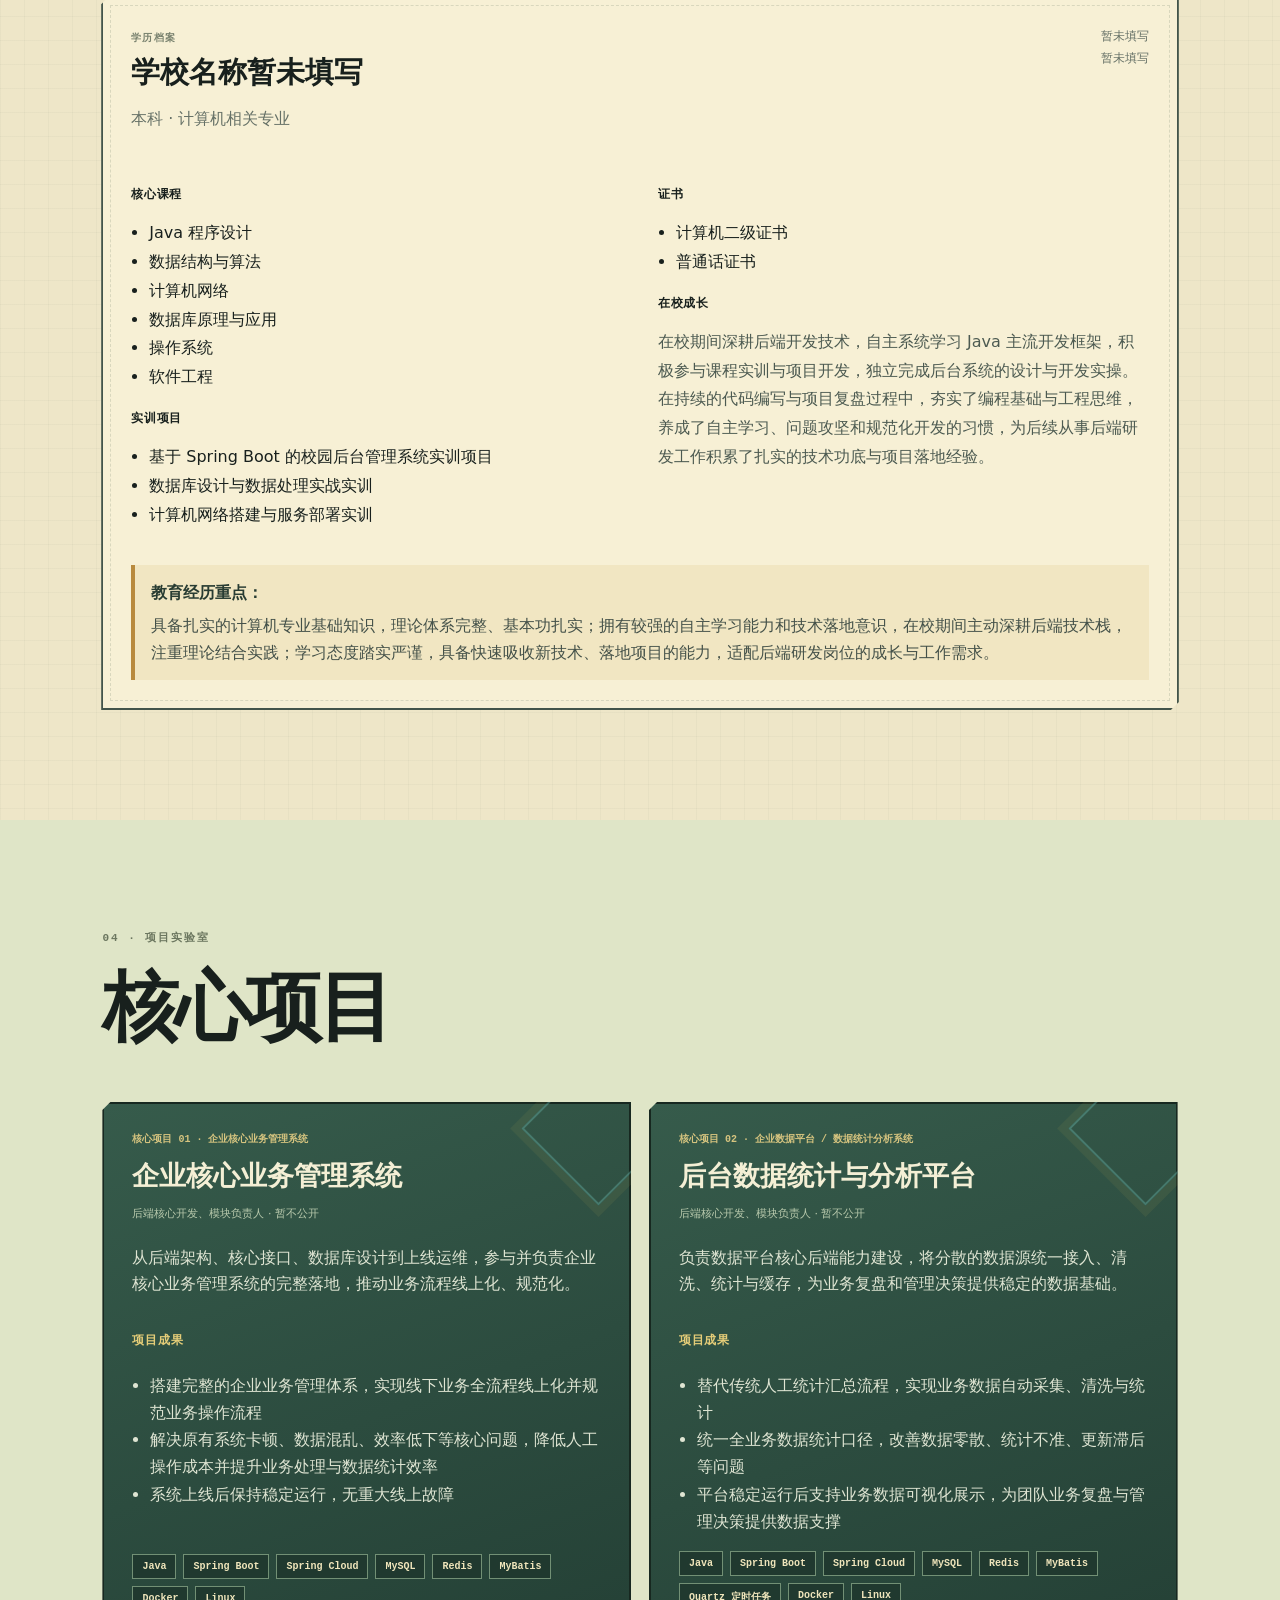
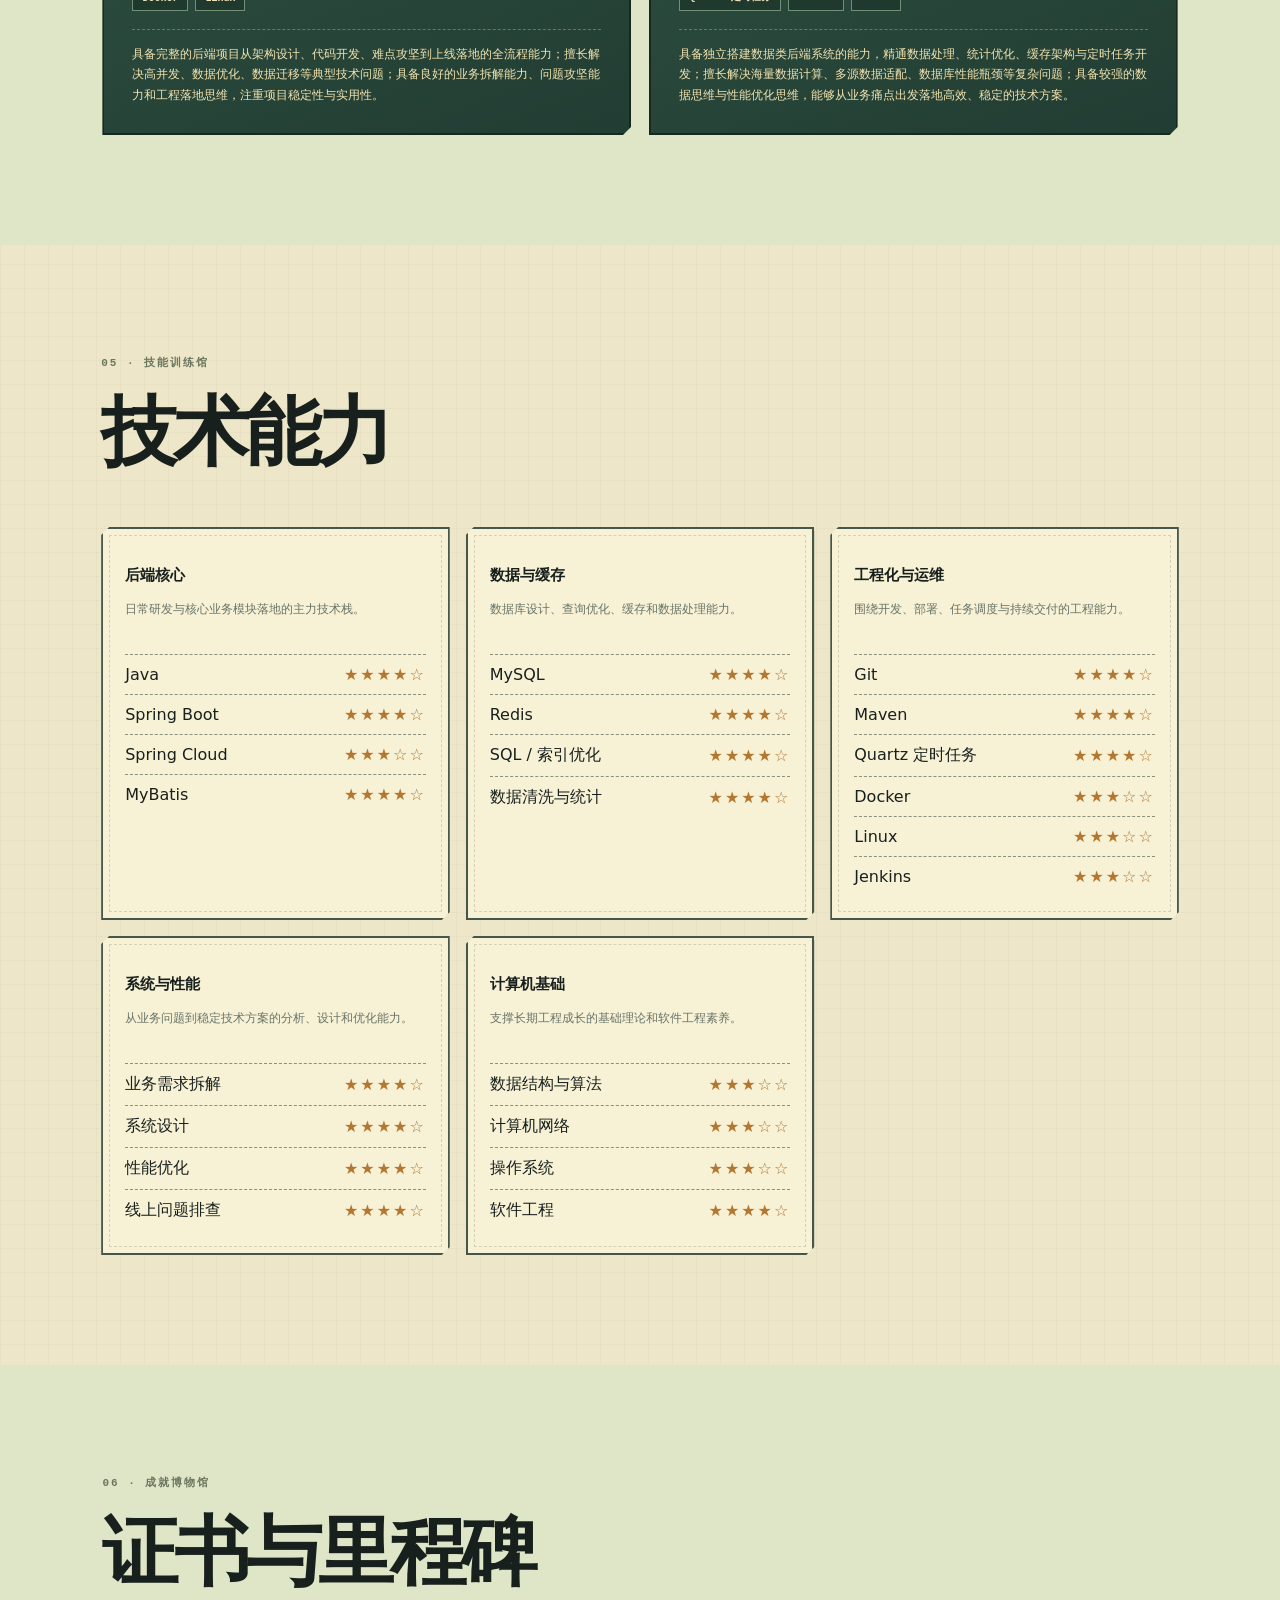
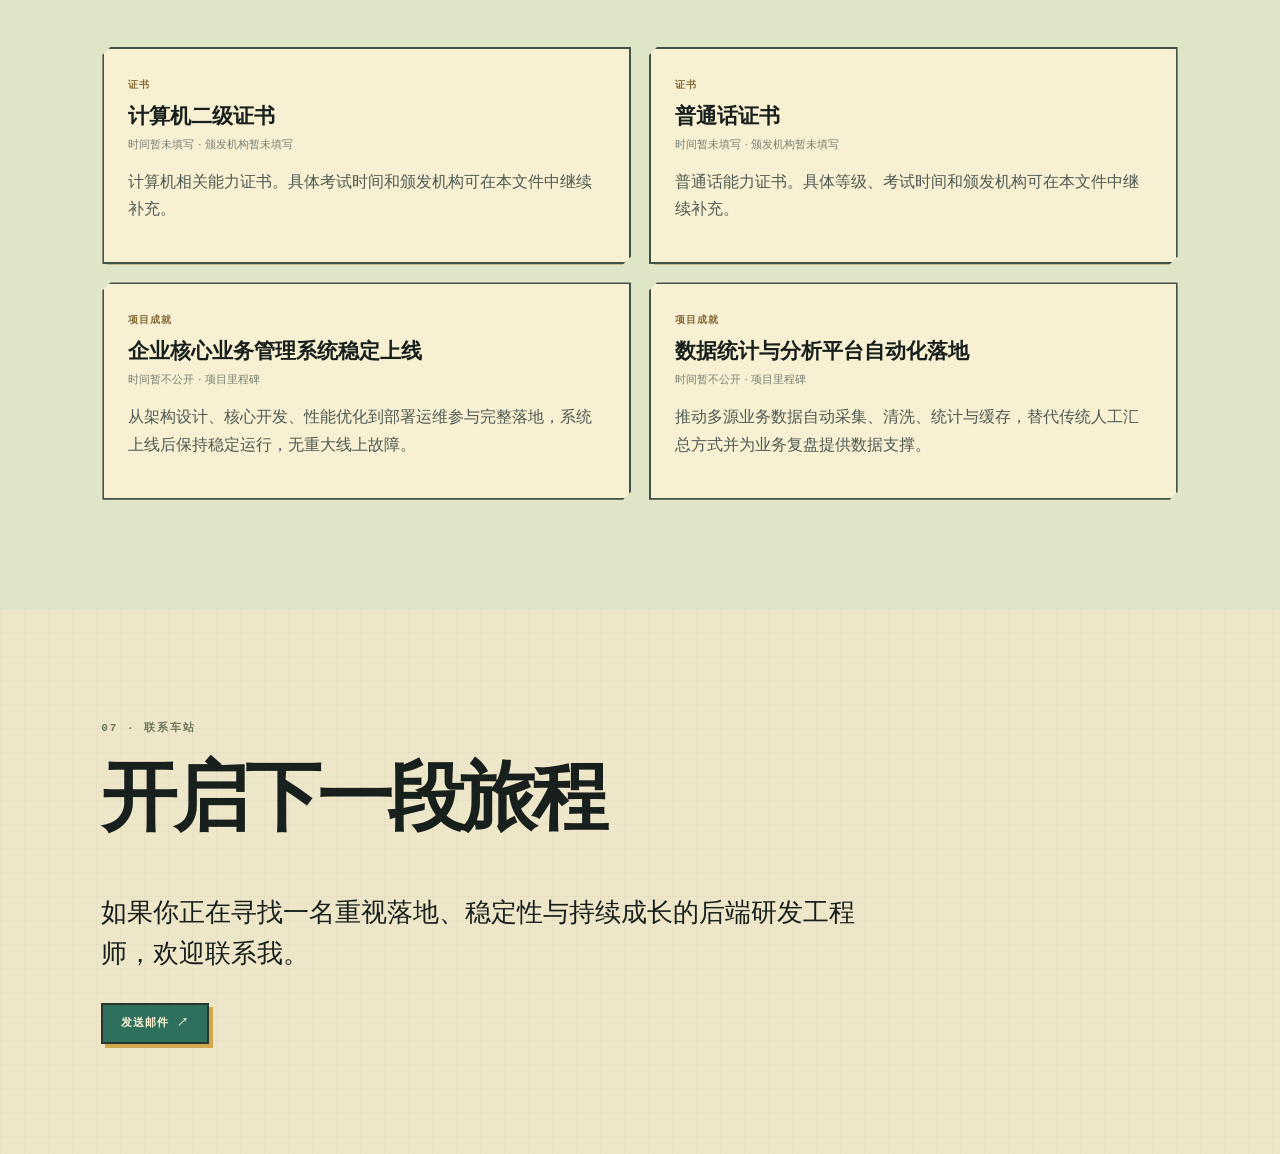
<file: projects/playable-resume/index.html>
<!DOCTYPE html>
<html lang="zh-CN">
<head>
<meta charset="utf-8"/>
<meta name="viewport" content="width=device-width,initial-scale=1,viewport-fit=cover"/>
<meta name="description" content="曹继贤的可玩像素 RPG 个人简历：探索后端研发经历、项目、技能、教育背景与联系方式。" id="metaDescription"/>
<title>曹继贤的履历冒险｜后端研发工程师</title>
<link href="style.css" rel="stylesheet"/>
</head>
<body>
<header class="site-header" id="siteHeader">
  <a class="brand" href="#home"><span class="brand-gem">✦</span><span data-name>曹继贤</span></a>
  <nav aria-label="主要导航" class="nav">
    <a href="#about">关于我</a><a href="#experience">工作经历</a><a href="#education">教育</a><a href="#projects">项目</a><a href="#skills">技能</a><a href="#achievements">成就</a><a href="#contact">联系</a>
  </nav>
  <div class="header-actions">
    <button class="pixel-button small editor-entry" id="editModeBtn">✎ 编辑资料</button>
    <button class="pixel-button small" id="questNav">▶ 游戏模式</button>
    <a class="pixel-button small ghost" href="resume.pdf" id="headerResumeLink" target="_blank" hidden>简历 PDF ↗</a>
  </div>
</header>

<main id="resumeMode">
  <section class="hero" id="home">
    <div class="hero-grid">
      <div>
        <div class="eyebrow">可玩的个人简历 · 后端研发工程师</div>
        <h1><span data-name>曹继贤</span><br/><em>履历冒险。</em></h1>
        <p class="hero-motto" data-motto></p>
        <p class="hero-copy" data-short-bio></p>
        <div class="hero-actions"><button class="pixel-button primary" id="startQuestHome">开始冒险</button><a class="pixel-button" href="#experience">快速看简历</a></div>
        <div class="hero-meta"><span>⌖ <span data-location></span></span><span>✦ <span data-role></span></span></div>
      </div>
      <div aria-hidden="true" class="hero-card">
        <div class="hero-card-top"><span>工程师角色卡</span><span>持续进阶</span></div>
        <img alt="" src="assets/images/avatar.png"/>
        <div class="hero-card-name" data-name></div><div class="hero-card-role" data-role-detail></div>
        <div class="stat"><span>实干</span><i style="--v:94%"></i></div>
        <div class="stat"><span>学习</span><i style="--v:96%"></i></div>
        <div class="stat"><span>韧性</span><i style="--v:92%"></i></div>
      </div>
    </div>
  </section>

  <section class="resume-section" id="about">
    <div class="section-kicker">01 · 关于我的小屋</div><h2>关于我</h2>
    <div class="about-grid"><div><div class="lead" id="aboutCopy"></div><h3 class="subheading">职业方向</h3><p id="careerDirection" class="detail-copy"></p></div><div><div class="value-grid" id="values"></div><h3 class="subheading">兴趣</h3><div class="chips" id="interests"></div></div></div>
  </section>

  <section class="resume-section alt" id="experience">
    <div class="section-kicker">02 · 职业高塔</div><h2>工作经历</h2><div class="timeline" id="experienceList"></div>
  </section>

  <section class="resume-section" id="education">
    <div class="section-kicker">03 · 大学与学院</div><h2>教育经历</h2><div id="educationList"></div>
  </section>

  <section class="resume-section alt" id="projects">
    <div class="section-kicker">04 · 项目实验室</div><h2>核心项目</h2><div class="project-grid" id="projectList"></div>
  </section>

  <section class="resume-section" id="skills">
    <div class="section-kicker">05 · 技能训练馆</div><h2>技术能力</h2><div class="skill-grid" id="skillList"></div>
  </section>

  <section class="resume-section alt" id="achievements">
    <div class="section-kicker">06 · 成就博物馆</div><h2>证书与里程碑</h2><div class="achievement-grid" id="achievementList"></div>
  </section>

  <section class="resume-section" id="contact">
    <div class="section-kicker">07 · 联系车站</div><h2>开启下一段旅程</h2>
    <p class="lead contact-lead">如果你正在寻找一名重视落地、稳定性与持续成长的后端研发工程师，欢迎联系我。</p>
    <div class="contact-row" id="contactLinks"></div>
  </section>
</main>

<section aria-label="履历冒险游戏" hidden="" id="questMode">
<div class="quest-shell">
<div class="start-screen" id="startScreen">
<div class="start-noise"></div>
<div class="start-panel">
<img alt="履历冒险" class="quest-logo" src="assets/images/quest-logo-cn.png"/><div class="start-eyebrow">原创像素职业冒险 · 曹继贤的工程师履历</div><h2 data-name="">曹继贤</h2><p>进入履历小镇，探索我的后端研发经历、项目实践、技术能力与成长路径。</p>
<div class="start-buttons"><button class="pixel-button primary wide" id="beginQuest">开始冒险</button><button class="pixel-button wide" id="continueQuest">继续探索</button><button class="pixel-button wide ghost" id="howToPlay">操作说明</button><button class="text-button" id="backToResume">← 返回普通简历</button></div>
<div class="controls-copy"><span>WASD / 方向键 · 移动</span><span>Shift · 加速奔跑</span><span>空格 / Enter · 互动</span><span>M · 地图</span><span>R · 脱困</span></div>
</div>
</div>
<div class="game-screen" hidden="" id="gameScreen">
<canvas aria-label="可玩的像素履历游戏画面" height="540" id="gameCanvas" tabindex="0" width="960"></canvas>
<div class="screen-glass"></div>
<div class="game-hud">
<div class="portrait-chip"><span class="hud-level">01</span><img alt="" src="assets/images/avatar.png"/><div><small>玩家 // 探索者</small><strong data-name="">曹继贤</strong><i class="story-meter"><b></b></i></div></div>
<div class="area-chip"><small>当前区域</small><strong id="areaName">履历小镇</strong><span class="day-phase" id="dayPhase">白天 · 10:20</span></div>
<div class="hud-actions"><div class="progress-chip"><small>探索进度</small><strong id="progressText">0 / 7</strong></div><button aria-label="切换昼夜" class="hud-btn icon-btn icon-sun" id="dayCycleBtn" title="切换昼夜"></button><button aria-label="音乐开关" class="hud-btn icon-btn icon-music" id="muteBtn" title="音乐开关"></button><button aria-label="打开地图" class="hud-btn icon-btn icon-map" id="mapBtn" title="打开地图"></button><button aria-label="全屏" class="hud-btn icon-btn icon-full" id="fullscreenBtn" title="全屏"></button><button aria-label="退出游戏" class="hud-btn icon-btn icon-exit" id="exitQuest" title="退出游戏"></button></div>
</div>
<div class="interaction-prompt" hidden="" id="interactionPrompt"><span>空格</span><b id="interactionLabel">互动</b></div>
<div class="game-tip">WASD / 方向键 · 移动　　Shift · 奔跑　　空格 / Enter · 互动　　M · 地图　　R · 脱困</div>
<div class="mobile-controls" id="mobileControls"><div class="dpad"><button data-key="ArrowUp">▲</button><button data-key="ArrowLeft">◀</button><button data-key="ArrowDown">▼</button><button data-key="ArrowRight">▶</button></div><button class="interact-touch" data-action="interact">◎<small>互动</small></button></div>
<div class="keyboard-status" id="keyboardStatus">⌨ 键盘控制已启用</div></div>
<div aria-live="polite" class="dialog-box" hidden="" id="dialogBox" role="dialog"><div class="dialog-portrait"><span class="portrait-corners"></span><img alt="" id="dialogPortrait" src="assets/images/avatar.png"/><small>通讯</small></div><div class="dialog-body"><div class="dialog-kicker">对话 // 进行中</div><div class="dialog-name" id="dialogName"></div><div class="dialog-text" id="dialogText"></div><div class="dialog-next"><kbd>空格</kbd> / 点击继续 <span>▼</span></div></div></div>
<div aria-modal="true" class="info-modal" hidden="" id="infoModal" role="dialog"><div class="info-window"><div class="info-top"><span id="modalKicker">发现内容</span><button id="closeModal">×</button></div><div id="modalContent"></div></div></div>
<div class="map-modal" hidden="" id="mapModal" role="dialog"><div class="map-window"><div class="map-title"><span>履历小镇 · 探索地图</span><button id="closeMap">×</button></div><div class="mini-map"><div class="map-road h"></div><div class="map-road v"></div><button class="map-place career" data-area="career">经历</button><button class="map-place awards" data-area="awards">成就</button><button class="map-place edu" data-area="education">教育</button><button class="map-place projects" data-area="projects">项目</button><button class="map-place about" data-area="about">关于我</button><button class="map-place contact" data-area="contact">联系</button><button class="map-place skills" data-area="skills">技能</button><div class="you-marker" id="youAreHere">✦</div></div><p>✦ 你在这里 · 探索全部七个职业区域。</p></div></div>
<div class="info-modal" hidden="" id="howModal"><div class="info-window compact"><div class="info-top"><span>操作说明</span><button id="closeHow">×</button></div><div class="how-grid"><div><kbd>WASD / 方向键</kbd><b>移动</b></div><div><kbd>Shift</kbd><b>奔跑</b></div><div><kbd>空格 / Enter</kbd><b>互动</b></div><div><kbd>M</kbd><b>地图</b></div><div><kbd>R</kbd><b>脱困 / 重置位置</b></div></div><p>靠近建筑入口、NPC、告示牌或互动物体。出现提示后按空格或 Enter。开场对话期间直接按 WASD 也会自动收起提示并开始移动。</p></div></div>
</div>
</section>
<!-- 可视化资料编辑器：保存到浏览器本地，不需要修改代码 -->
<section class="editor-modal" id="editorModal" hidden aria-label="简历资料编辑模式">
  <div class="editor-shell">
    <header class="editor-header">
      <div class="editor-title">
        <span class="editor-badge">EDIT MODE</span>
        <div><h2>可视化资料编辑器 <i id="editorDirtyDot" hidden></i></h2><p>修改后会同时更新普通简历与 RPG 游戏内容</p></div>
      </div>
      <button class="editor-close" id="editorClose" aria-label="关闭编辑模式">×</button>
    </header>
    <div class="editor-toolbar">
      <div class="editor-status" id="editorStatus">资料保存在当前浏览器 · 建议定期导出备份</div>
      <div class="editor-tools">
        <button id="editorImportBtn" type="button">导入备份</button>
        <button id="editorExport" type="button">导出 JSON</button>
        <button id="editorExportJs" type="button">导出 resume-data.js</button>
        <button id="editorReset" type="button" class="danger-soft">恢复默认</button>
        <input id="editorImportFile" type="file" accept="application/json,.json" hidden>
      </div>
    </div>
    <div class="editor-layout">
      <nav class="editor-tabs" id="editorTabs" aria-label="编辑分类"></nav>
      <main class="editor-body" id="editorBody"></main>
    </div>
    <footer class="editor-footer">
      <div><strong>提示：</strong>Ctrl / ⌘ + S 也可以快速保存。</div>
      <div class="editor-footer-actions"><button id="editorCancel" type="button">取消</button><button id="editorSave" type="button" class="save">保存并应用</button></div>
    </footer>
  </div>
</section>

<script src="resume-data.js"></script><script src="editor.js"></script><script src="app.js"></script><script src="game.js"></script>
</body>
</html>
</file>
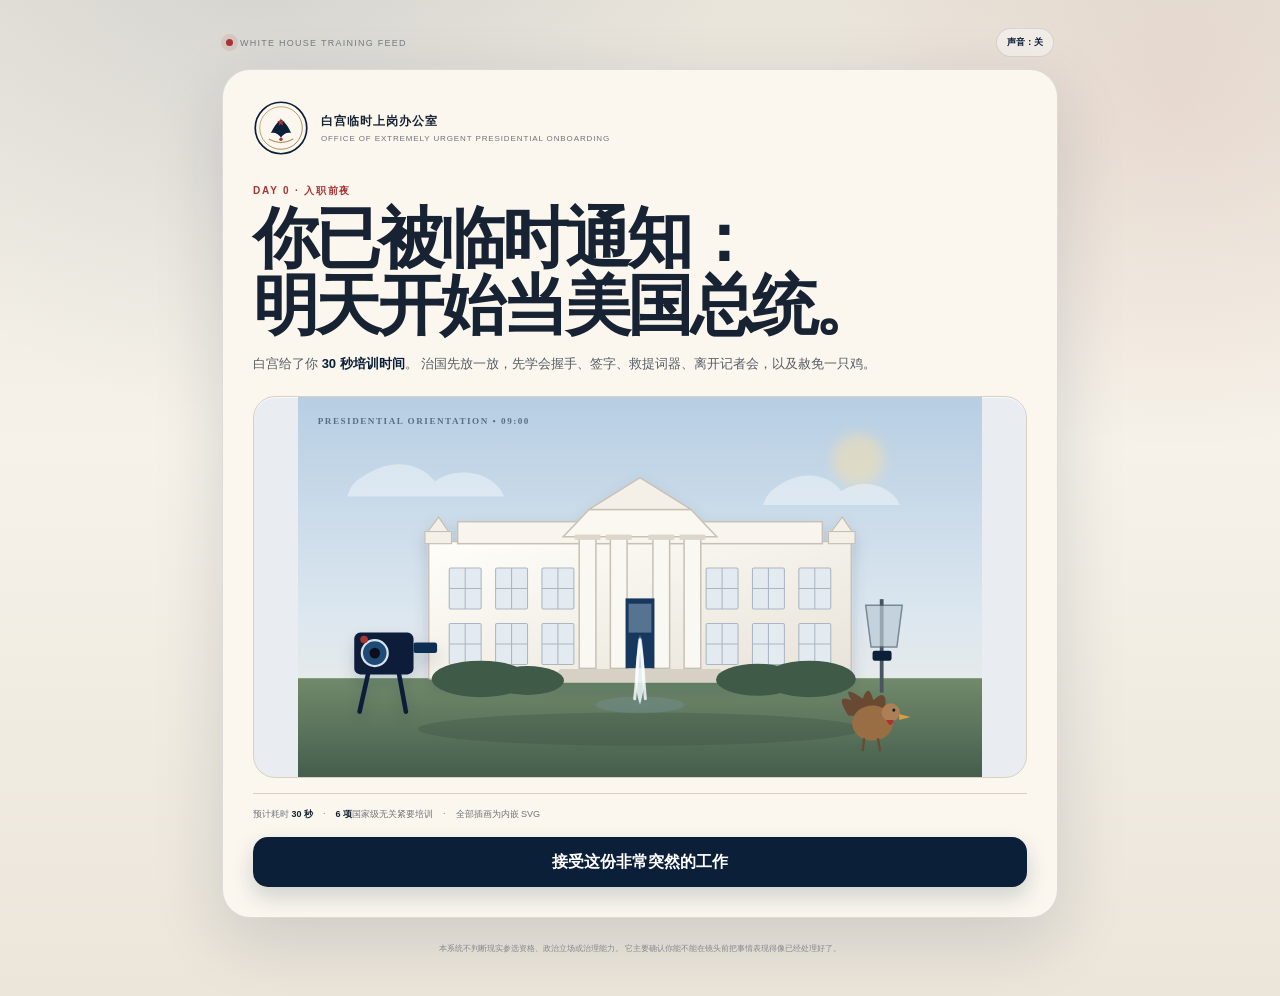
<file: projects/white-house-master/index.html>
<!DOCTYPE html>
<html lang="zh-CN">
<head>
<meta charset="UTF-8" />
<meta name="viewport" content="width=device-width,initial-scale=1,viewport-fit=cover" />
<meta name="theme-color" content="#0b1f38" />
<title>美国总统上岗模拟器 · Deluxe</title>
<style>
:root{
  --navy:#0b1f38; --blue:#17395f; --blue2:#234f7d; --red:#a93432;
  --paper:#fbf7ef; --paper2:#f2ebdf; --ink:#172333; --muted:#6e737a;
  --gold:#b3945e; --line:#d9d0c2; --green:#536f5a; --shadow:0 22px 70px rgba(13,29,49,.14);
}
*{box-sizing:border-box}
html{scroll-behavior:smooth}
body{
  margin:0;
  background:
    radial-gradient(circle at 20% -5%,rgba(35,79,125,.10),transparent 32%),
    radial-gradient(circle at 92% 10%,rgba(169,52,50,.08),transparent 24%),
    linear-gradient(180deg,#e9e4da,#f6f2e9 45%,#ebe5da);
  color:var(--ink);
  font-family:-apple-system,BlinkMacSystemFont,"Segoe UI","PingFang SC","Microsoft YaHei",sans-serif;
  -webkit-font-smoothing:antialiased
}
button,input{font:inherit}
button{cursor:pointer;-webkit-tap-highlight-color:transparent}
button:focus-visible,input:focus-visible{outline:3px solid rgba(35,79,125,.25);outline-offset:2px}
.hidden{display:none!important}

.app{width:min(100%,860px);margin:auto;padding:18px 12px 38px}
.topbar{
  display:flex;justify-content:space-between;align-items:center;
  padding:0 4px 12px;color:#777d84;font-size:9px;
  letter-spacing:.14em;text-transform:uppercase
}
.live{display:flex;align-items:center;gap:7px}
.dot{
  width:7px;height:7px;border-radius:50%;background:var(--red);
  box-shadow:0 0 0 5px rgba(169,52,50,.10);
  animation:pulse 1.4s ease-in-out infinite
}
@keyframes pulse{50%{opacity:.35;transform:scale(.8)}}

.pillbtn{
  border:1px solid rgba(11,31,56,.12);
  background:rgba(255,255,255,.45);
  color:var(--navy);border-radius:999px;
  padding:7px 10px;font-size:9px;font-weight:800
}

.card{
  background:var(--paper);
  border:1px solid rgba(11,31,56,.13);
  border-radius:28px;
  box-shadow:var(--shadow);
  overflow:hidden
}
.hero{padding:22px;position:relative}
.brand{display:flex;align-items:center;gap:12px}
.seal{width:56px;height:56px;flex:none}
.brand-cn{font-weight:900;font-size:12px;letter-spacing:.08em}
.brand-en{margin-top:4px;color:var(--muted);font-size:8px;letter-spacing:.11em}
.eyebrow{margin-top:28px;color:var(--red);font-weight:900;font-size:10px;letter-spacing:.18em}
.hero h1{
  margin:8px 0 0;
  font-family:"Songti SC","STSong",Georgia,serif;
  font-size:clamp(39px,9.6vw,66px);
  line-height:1.01;
  letter-spacing:-.055em
}
.hero p{
  margin:14px 0 0;max-width:650px;color:#555d65;
  font-size:13px;line-height:1.75
}
.hero p b{color:var(--navy)}
.hero-art{
  margin-top:20px;border:1px solid var(--line);
  border-radius:22px;overflow:hidden;background:#e9edf1;
  box-shadow:inset 0 1px 0 rgba(255,255,255,.7)
}
.hero-art svg{display:block;width:100%;height:auto}
.meta{
  display:flex;flex-wrap:wrap;gap:8px 10px;
  padding-top:14px;margin-top:15px;
  border-top:1px solid var(--line);
  color:var(--muted);font-size:9px
}
.meta b{color:var(--ink)}

.primary,.secondary{
  min-height:50px;border-radius:15px;padding:13px 16px;
  font-weight:900;border:0;transition:.15s
}
.primary{
  background:var(--navy);color:#fff;
  box-shadow:0 10px 22px rgba(11,31,56,.18)
}
.primary:hover:not(:disabled){background:var(--blue)}
.secondary{background:#ece5d8;color:var(--navy)}
.primary:active,.secondary:active{transform:scale(.985)}
.primary:disabled,.secondary:disabled{opacity:.3;box-shadow:none;cursor:not-allowed}
.wide{width:100%;margin-top:16px}

.stage{display:none;margin-top:14px}
.stage.show{display:block;animation:up .35s ease both}
@keyframes up{from{opacity:0;transform:translateY(14px)}to{opacity:1;transform:none}}

.stagehead{background:var(--navy);color:#fff;padding:13px 17px}
.stageheadrow{
  display:flex;justify-content:space-between;
  font-size:8px;letter-spacing:.13em;opacity:.8
}
.track{
  height:4px;background:rgba(255,255,255,.14);
  border-radius:99px;margin-top:10px;overflow:hidden
}
.track>div{
  height:100%;width:16.67%;background:white;
  border-radius:99px;transition:.35s
}
.scene{display:none;padding:24px 18px 20px;min-height:560px}
.scene.active{display:block;animation:scene .3s ease both}
@keyframes scene{from{opacity:0;transform:translateX(10px)}to{opacity:1;transform:none}}
.time{font-size:9px;color:var(--red);font-weight:900;letter-spacing:.15em}
.scene h2{margin:8px 0 6px;font-size:25px;letter-spacing:-.03em}
.desc{margin:0 0 16px;color:var(--muted);font-size:11px;line-height:1.7}
.artbox{
  border:1px solid var(--line);border-radius:18px;
  overflow:hidden;background:#f4efe5
}
.artbox svg{display:block;width:100%;height:auto}
.actions{display:flex;gap:8px;margin-top:18px}
.actions>*{flex:1}
.actions .secondary{flex:0 0 auto}

.whn{
  display:none;margin-top:12px;
  border:1px solid rgba(169,52,50,.28);
  border-radius:12px;overflow:hidden;background:#fff
}
.whn.show{display:flex;animation:up .25s ease both}
.whn b{
  flex:none;padding:9px 10px;background:var(--red);
  color:white;font:900 10px/1 Georgia,serif
}
.whn span{padding:8px 10px;font-size:10px;line-height:1.5;color:#50575f}

/* handshake */
.hswrap{padding:0;background:#dfe7ee}
.hswrap svg{max-height:295px}
.hswrap.shaking .leftArm{animation:lshake .13s ease-in-out infinite alternate}
.hswrap.shaking .rightArm{animation:rshake .13s ease-in-out infinite alternate}
@keyframes lshake{to{transform:translate(3px,-1px)}}
@keyframes rshake{to{transform:translate(-3px,1px)}}
.hold{
  width:100%;margin-top:13px;border:0;border-radius:14px;
  background:var(--navy);color:white;font-weight:900;
  padding:16px;touch-action:none;user-select:none;
  position:relative;overflow:hidden
}
.hold::after{
  content:"";position:absolute;inset:0;
  background:linear-gradient(90deg,transparent,rgba(255,255,255,.16),transparent);
  transform:translateX(-100%)
}
.hold.holding::after{animation:sweep 1s linear infinite}
@keyframes sweep{to{transform:translateX(100%)}}
.status{
  margin-top:10px;border:1px solid var(--line);
  border-radius:13px;background:#fff;padding:11px 12px;
  color:#5b626a;font-size:10px;line-height:1.55
}
.status strong{
  display:block;color:var(--ink);
  font:900 25px/1 Georgia,serif;margin-bottom:4px
}

/* signature */
.penrack{display:grid;grid-template-columns:repeat(8,1fr);gap:5px;margin-top:12px}
.pen{
  border:1px solid var(--line);background:#fff;
  border-radius:10px;padding:7px 2px
}
.pen.active{
  background:#edf2f6;border-color:var(--blue2);
  box-shadow:inset 0 0 0 1px var(--blue2)
}
.pen svg{display:block;width:100%;height:52px}
.pen small{
  display:block;text-align:center;color:#7c8288;
  font-size:7px;font-weight:900
}
.sigwrap{
  margin-top:12px;padding:11px;background:#fff;
  border:1px solid var(--line);border-radius:15px
}
.sighead{
  display:flex;justify-content:space-between;
  border-bottom:1px solid #e0d8ca;padding-bottom:8px;
  font:900 10px/1.4 Georgia,serif
}
.sighead span{
  font:400 8px/1.4 sans-serif;color:var(--muted);text-align:right
}
.sigsvg{
  width:100%;height:170px;display:block;
  touch-action:none;cursor:crosshair;
  background:linear-gradient(#fff,#fcf9f2)
}
.hint{text-align:center;color:#8b9095;font-size:8px;margin-top:4px}
.sigresult{
  margin-top:9px;padding:10px;background:#f2ede4;
  border-radius:11px;font-size:9px;line-height:1.55;color:#59616a
}

/* tele */
.telebox{
  background:#07192c;border-radius:18px;overflow:hidden;
  border:1px solid #0f3155
}
.telebox svg{display:block;width:100%;height:auto}
.glass{
  margin:12px auto 0;width:86%;padding:14px 15px;
  border:1px solid rgba(210,230,245,.35);
  background:rgba(7,20,36,.68);border-radius:12px;
  color:white;min-height:104px;position:relative
}
.glass .liveflag{
  position:absolute;top:8px;right:8px;background:var(--red);
  font-size:7px;font-weight:900;padding:4px 5px;border-radius:4px
}
.telecopy{
  font-family:"Songti SC",serif;
  font-size:17px;line-height:1.65;padding-right:45px
}
.glitch{animation:glitch .2s linear 4}
@keyframes glitch{
  0%{transform:translate(0)}
  25%{transform:translate(4px,-1px)}
  50%{transform:translate(-3px,1px)}
  75%{transform:translate(2px)}
  100%{transform:translate(0)}
}
.timer{
  display:flex;justify-content:space-between;align-items:center;
  margin-top:10px;padding:9px 10px;border:1px solid var(--line);
  border-radius:11px;background:#f4efe7;color:#676e75;font-size:8px
}
.timer b{font:900 22px/1 Georgia,serif;color:var(--navy)}
.timer b.danger{color:var(--red)}
.choices{display:grid;gap:7px;margin-top:9px}
.choice{
  border:1px solid var(--line);background:#fff;
  border-radius:12px;text-align:left;padding:11px 12px
}
.choice.selected{
  background:#edf2f6;border-color:var(--blue2);
  box-shadow:inset 0 0 0 1px var(--blue2)
}
.choice strong{display:block;font-size:12px}
.choice small{
  display:block;margin-top:3px;color:var(--muted);
  font-size:8px;line-height:1.45
}

/* turkey */
.turkeys{display:grid;gap:9px}
.turkey{
  position:relative;display:grid;grid-template-columns:122px 1fr;
  gap:10px;align-items:center;border:1px solid var(--line);
  border-radius:16px;background:#fff;padding:9px;text-align:left
}
.turkey.selected{
  background:#edf2f5;border-color:var(--blue2);
  box-shadow:inset 0 0 0 1px var(--blue2)
}
.turkey svg{width:122px;height:112px}
.tname{font:900 16px/1 Georgia,serif;letter-spacing:.06em}
.tbio{margin-top:5px;color:var(--muted);font-size:8px;line-height:1.5}
.tquote{margin-top:6px;font-family:"Songti SC",serif;font-size:11px}
.stampmark{
  position:absolute;right:8px;top:8px;width:68px;height:68px;
  border:3px solid var(--red);color:var(--red);border-radius:50%;
  display:none;place-items:center;text-align:center;
  font:900 9px/1 Georgia,serif;
  transform:rotate(-12deg);opacity:.83
}
.turkey.pardoned .stampmark{
  display:grid;animation:stamp .22s ease both
}
@keyframes stamp{
  from{transform:rotate(-12deg) scale(1.35);opacity:0}
  to{transform:rotate(-12deg) scale(1);opacity:.83}
}
.stamparea{
  margin-top:12px;min-height:116px;border:1px dashed #c6b9a6;
  border-radius:14px;background:#faf6ee;padding:11px;position:relative
}
.stampnote{
  max-width:69%;color:var(--muted);font-size:9px;line-height:1.5
}
.stampbtn{
  position:absolute;right:13px;top:20px;width:82px;height:82px;
  border:3px solid var(--red);color:var(--red);border-radius:50%;
  display:grid;place-items:center;text-align:center;
  background:rgba(251,247,239,.98);
  font:900 10px/1.1 Georgia,serif;
  transform:rotate(-10deg);
  box-shadow:0 8px 20px rgba(169,52,50,.13);
  touch-action:none;user-select:none;cursor:grab
}

/* press */
.pressbox{
  position:relative;height:320px;border:1px solid var(--line);
  border-radius:18px;overflow:hidden;background:#dfe5e8
}
.pressbox svg.bg{
  position:absolute;inset:0;width:100%;height:100%
}
.avatar{
  position:absolute;left:34px;bottom:30px;width:54px;height:82px;
  z-index:5;touch-action:none;cursor:grab;
  filter:drop-shadow(0 5px 4px rgba(0,0,0,.15))
}
.bubble{
  position:absolute;z-index:4;max-width:176px;padding:7px 8px;
  border-radius:10px;background:#fff;border:1px solid var(--line);
  font-size:8px;line-height:1.45;
  box-shadow:0 7px 18px rgba(11,31,56,.08)
}
.bubble:after{
  content:"";position:absolute;left:17px;bottom:-6px;
  width:10px;height:10px;background:#fff;
  border-right:1px solid var(--line);
  border-bottom:1px solid var(--line);
  transform:rotate(45deg)
}
.pressresult{
  margin-top:9px;padding:10px 11px;border:1px solid var(--line);
  border-radius:11px;background:#f3eee5;
  font-size:9px;line-height:1.55;color:#5a626a
}
.pressresult strong{
  display:block;font:900 23px/1 Georgia,serif;
  color:var(--ink);margin-bottom:3px
}

/* late */
.latestage{
  border-radius:18px;overflow:hidden;
  background:#07182c;border:1px solid #16385f
}
.latestage svg{display:block;width:100%;height:auto}
.comments{display:grid;gap:7px;margin-top:10px}
.comment{
  border:1px solid var(--line);background:#fff;
  border-radius:12px;padding:9px 10px
}
.user{font-size:7px;color:#8a9097;font-weight:900}
.ctext{margin-top:3px;font-size:10px;line-height:1.5}
.meter{
  margin-top:11px;border:1px solid var(--line);
  border-radius:13px;background:#f4efe7;padding:11px
}
.meterhead{display:flex;justify-content:space-between;align-items:end}
.val{font:900 32px/1 Georgia,serif;color:var(--navy)}
.meterlabel{text-align:right;color:var(--muted);font-size:8px;line-height:1.4}
.meter input{width:100%;accent-color:var(--red);margin-top:9px}
.labels{display:flex;justify-content:space-between;color:#8b9095;font-size:7px}
.metercomment{margin-top:7px;color:#59616a;font-size:9px;line-height:1.5}

/* overlays + result */
.overlay{
  position:fixed;inset:0;z-index:1000;display:none;
  align-items:center;justify-content:center;padding:18px;
  background:rgba(242,235,223,.96);backdrop-filter:blur(5px)
}
.overlay.show{display:flex}
.modal{
  width:min(100%,440px);background:var(--paper);
  border:1px solid rgba(11,31,56,.13);border-radius:22px;
  box-shadow:var(--shadow);padding:19px
}
.modaltitle{
  font-family:"Songti SC",serif;
  font-size:23px;font-weight:900
}
.modalsub{
  margin-top:4px;color:var(--muted);
  font-size:10px;line-height:1.5
}
.bootlines{display:grid;gap:7px;margin-top:15px}
.bootline{
  display:flex;justify-content:space-between;padding:9px 10px;
  border:1px solid var(--line);border-radius:10px;
  background:#faf7f0;color:#666d74;font-size:9px;opacity:.42
}
.bootline.on{opacity:1;background:#fff}
.bootline b{color:var(--green)}
.bootline.warn b{color:var(--red)}
.boottrack{
  height:5px;background:#e6dfd3;border-radius:99px;
  overflow:hidden;margin-top:12px
}
.boottrack div{
  height:100%;width:0;background:var(--navy);transition:.2s
}
.radar{
  width:120px;height:120px;border:1px solid #b8b2a8;
  border-radius:50%;margin:0 auto 18px;position:relative;
  display:grid;place-items:center
}
.radar:before,.radar:after{
  content:"";position:absolute;
  border:1px solid rgba(11,31,56,.13);border-radius:50%
}
.radar:before{inset:16px}
.radar:after{inset:34px}
.arm{
  position:absolute;left:50%;top:50%;width:46%;height:1px;
  background:var(--red);transform-origin:left;
  animation:spin 1s linear infinite
}
@keyframes spin{to{transform:rotate(360deg)}}
.antext{
  text-align:center;color:var(--muted);font-size:10px;
  line-height:1.5;margin-top:10px;min-height:32px
}

.result{display:none;margin-top:14px}
.result.show{display:block;animation:up .4s ease both}
.report{position:relative;padding:24px 20px;background:var(--paper)}
.report:before{
  content:"";position:absolute;inset:9px;
  border:1px solid rgba(179,148,94,.38);border-radius:21px
}
.reporthead,.resultmain,.section,.reportmeta{position:relative;z-index:2}
.reporthead{
  display:flex;justify-content:space-between;gap:12px;
  padding-bottom:13px;border-bottom:1px solid var(--line)
}
.org{font-size:9px;font-weight:900;letter-spacing:.12em}
.orgsub{margin-top:3px;color:var(--muted);font-size:7px}
.stampfinal{
  height:max-content;border:1px solid var(--red);color:var(--red);
  font-size:8px;font-weight:900;padding:5px 6px;
  border-radius:4px;transform:rotate(2deg)
}
.resultmain{padding:20px 0 17px}
.kicker{color:var(--muted);font-size:8px;letter-spacing:.14em}
.rtitle{
  margin:6px 0 14px;font-family:"Songti SC",serif;
  font-size:29px;font-weight:900
}
.scorerow{display:flex;align-items:flex-end;gap:10px}
.score{font:900 86px/.82 Georgia,serif;letter-spacing:-.07em}
.unit{padding-bottom:6px;color:var(--muted);font-size:8px;line-height:1.5}
.scoretrack{
  height:7px;background:#e5ded2;border-radius:99px;
  overflow:hidden;margin-top:12px
}
.scorefill{
  height:100%;width:0;background:var(--red);
  border-radius:99px;transition:1s cubic-bezier(.2,.8,.2,1)
}
.level{
  display:inline-flex;margin-top:13px;padding:7px 9px;
  border-radius:99px;border:1px solid #d1d9e1;
  background:#edf1f4;font-size:8px;font-weight:900
}
.persona{margin-top:8px;color:#5b626a;font-size:10px}
.persona b{color:var(--navy)}
.section{padding:14px 0;border-top:1px solid var(--line)}
.sectionlabel{
  margin-bottom:8px;color:var(--muted);
  font-size:7px;font-weight:900;letter-spacing:.14em
}
.dims{display:grid;gap:7px}
.dim{
  display:grid;grid-template-columns:92px 1fr 30px;
  gap:7px;align-items:center
}
.dimname{font-size:8px;color:#565d64}
.bar{height:6px;border-radius:99px;background:#e4ded4;overflow:hidden}
.bar div{height:100%;background:var(--navy)}
.dimscore{text-align:right;font:900 11px/1 Georgia,serif}
.copy{margin:0;font-size:11px;line-height:1.75}
.useless{display:grid;grid-template-columns:1fr 1fr;gap:7px}
.uitem{background:#f2ede4;border-radius:11px;padding:10px}
.uval{font:900 21px/1 Georgia,serif}
.ulabel{margin-top:4px;color:var(--muted);font-size:7px}
.quote{
  font-family:"Songti SC",serif;
  font-weight:900;font-size:17px;line-height:1.55;margin:0
}
.quote:before{
  content:"“";color:var(--gold);font-size:30px;vertical-align:-6px
}
.reportmeta{
  display:grid;grid-template-columns:1fr 1fr;gap:7px;
  padding-top:12px;border-top:1px solid var(--line);
  color:var(--muted);font-size:7px
}
.reportmeta b{
  display:block;color:var(--ink);font-size:8px;
  margin-top:3px;word-break:break-all
}
.resultactions{
  display:grid;grid-template-columns:1fr 1fr;
  gap:8px;margin-top:10px
}
.copystatus{
  text-align:center;min-height:18px;color:var(--muted);
  font-size:8px;margin-top:6px
}
footer{
  text-align:center;padding:24px 8px 2px;
  color:#8b9095;font-size:8px;line-height:1.7
}

@media(min-width:660px){
  .app{padding-top:28px}
  .hero{padding:30px}
  .scene{padding:30px}
  .report{padding:29px 31px 25px}
  .turkeys{grid-template-columns:repeat(3,1fr)}
  .turkey{grid-template-columns:1fr;text-align:center}
  .turkey svg{margin:auto}
  .hero-art svg{max-height:380px}
  .pressbox{height:350px}
}
@media(max-width:390px){
  .hero h1{font-size:38px}
  .scene h2{font-size:23px}
  .turkey{grid-template-columns:104px 1fr}
  .turkey svg{width:104px;height:98px}
  .score{font-size:78px}
  .dim{grid-template-columns:82px 1fr 28px}
  .penrack{gap:4px}
}
</style>
</head>

<body>
<div class="app">

  <div class="topbar">
    <div class="live">
      <span class="dot"></span>
      <span>White House Training Feed</span>
    </div>
    <button class="pillbtn" id="soundBtn">声音：关</button>
  </div>

  <section class="card hero" id="hero">
    <div class="brand">

      <svg class="seal" viewBox="0 0 100 100" aria-hidden="true">
        <defs>
          <linearGradient id="sg" x1="0" y1="0" x2="1" y2="1">
            <stop stop-color="#c3a46c"/>
            <stop offset="1" stop-color="#8f7140"/>
          </linearGradient>
        </defs>

        <circle cx="50" cy="50" r="46" fill="#fbf7ef" stroke="#0b1f38" stroke-width="3"/>
        <circle cx="50" cy="50" r="38" fill="none" stroke="url(#sg)" stroke-width="1.5"/>
        <path d="M32 59c8-17 17-24 18-24s11 7 18 24c-8-2-13 2-18 8-5-6-11-10-18-8Z" fill="#0b1f38"/>
        <path d="M50 28l3 10h10l-8 6 3 10-8-6-8 6 3-10-8-6h10Z" fill="#a93432" transform="scale(.53) translate(44 33)"/>
        <path d="M29 70c14 8 28 8 42 0" fill="none" stroke="#b3945e" stroke-width="2" stroke-linecap="round"/>
        <circle cx="50" cy="70" r="3" fill="#a93432"/>
      </svg>

      <div>
        <div class="brand-cn">白宫临时上岗办公室</div>
        <div class="brand-en">OFFICE OF EXTREMELY URGENT PRESIDENTIAL ONBOARDING</div>
      </div>
    </div>

    <div class="eyebrow">DAY 0 · 入职前夜</div>

    <h1>你已被临时通知：<br>明天开始当美国总统。</h1>

    <p>
      白宫给了你 <b>30 秒培训时间</b>。
      治国先放一放，先学会握手、签字、救提词器、离开记者会，以及赦免一只鸡。
    </p>

    <div class="hero-art">
      <svg viewBox="0 0 900 500" role="img" aria-label="白宫南草坪杂志插画">
        <defs>
          <linearGradient id="skyA" x1="0" y1="0" x2="0" y2="1">
            <stop stop-color="#b7cee3"/>
            <stop offset=".58" stop-color="#dce7ef"/>
            <stop offset="1" stop-color="#f4eee3"/>
          </linearGradient>

          <linearGradient id="wallA" x1="0" y1="0" x2="1" y2="1">
            <stop stop-color="#fffef9"/>
            <stop offset="1" stop-color="#e8e3d9"/>
          </linearGradient>

          <linearGradient id="lawnA" x1="0" y1="0" x2="0" y2="1">
            <stop stop-color="#718a6b"/>
            <stop offset="1" stop-color="#455e4d"/>
          </linearGradient>

          <filter id="softA" x="-30%" y="-30%" width="160%" height="160%">
            <feDropShadow dx="0" dy="10" stdDeviation="10" flood-color="#10233b" flood-opacity=".16"/>
          </filter>

          <filter id="glowA" x="-50%" y="-50%" width="200%" height="200%">
            <feGaussianBlur stdDeviation="8"/>
          </filter>
        </defs>

        <rect width="900" height="500" fill="url(#skyA)"/>
        <circle cx="737" cy="82" r="34" fill="#f6dfaa" opacity=".52" filter="url(#glowA)"/>

        <g fill="#fff" opacity=".38">
          <path d="M85 105c38-27 77-18 95 6 31-23 81-10 91 20H65c3-12 9-20 20-26Z"/>
          <path d="M633 116c33-22 67-13 82 8 27-19 66-8 77 18H612c3-10 9-19 21-26Z"/>
        </g>

        <rect y="370" width="900" height="130" fill="url(#lawnA)"/>
        <ellipse cx="450" cy="437" rx="292" ry="22" fill="#20342c" opacity=".18"/>

        <g filter="url(#softA)">
          <rect x="172" y="190" width="556" height="181" rx="3" fill="url(#wallA)" stroke="#c9c2b7" stroke-width="2"/>
          <rect x="210" y="164" width="480" height="29" fill="#f8f5ee" stroke="#c8c0b4" stroke-width="2"/>

          <defs>
            <g id="w">
              <rect width="42" height="54" rx="2" fill="#e4ebf0" stroke="#aab7c3" stroke-width="1.4"/>
              <path d="M21 0v54M0 27h42" fill="none" stroke="#aab7c3" stroke-width="1.4"/>
            </g>
          </defs>

          <g>
            <use href="#w" x="199" y="225"/>
            <use href="#w" x="260" y="225"/>
            <use href="#w" x="321" y="225"/>
            <use href="#w" x="537" y="225"/>
            <use href="#w" x="598" y="225"/>
            <use href="#w" x="659" y="225"/>

            <use href="#w" x="199" y="298"/>
            <use href="#w" x="260" y="298"/>
            <use href="#w" x="321" y="298"/>
            <use href="#w" x="537" y="298"/>
            <use href="#w" x="598" y="298"/>
            <use href="#w" x="659" y="298"/>
          </g>

          <g>
            <path d="M349 184h202l-34-36H383Z" fill="#fbf8f1" stroke="#c9c1b5" stroke-width="2"/>
            <path d="M383 148h134l-67-42Z" fill="#f4f0e8" stroke="#c9c1b5" stroke-width="2"/>

            <g fill="#faf8f2" stroke="#c9c1b5" stroke-width="2">
              <rect x="370" y="184" width="22" height="173"/>
              <rect x="411" y="184" width="22" height="173"/>
              <rect x="467" y="184" width="22" height="173"/>
              <rect x="508" y="184" width="22" height="173"/>
            </g>

            <g fill="#ddd6ca">
              <rect x="364" y="181" width="34" height="7"/>
              <rect x="405" y="181" width="34" height="7"/>
              <rect x="461" y="181" width="34" height="7"/>
              <rect x="502" y="181" width="34" height="7"/>
            </g>

            <rect x="431" y="265" width="38" height="92" fill="#17395f"/>
            <path d="M435 272h30v38h-30Z" fill="#8aa3b7" opacity=".55"/>
            <path d="M345 358h210l17 18H328Z" fill="#d7d0c5"/>
          </g>

          <g fill="#f4f0e8" stroke="#c5beb3" stroke-width="1.5">
            <rect x="167" y="177" width="35" height="16"/>
            <rect x="698" y="177" width="35" height="16"/>
            <path d="M171 177l14-19 13 19Z"/>
            <path d="M702 177l14-19 13 19Z"/>
          </g>
        </g>

        <g fill="#3f5a47">
          <ellipse cx="240" cy="371" rx="64" ry="24"/>
          <ellipse cx="302" cy="373" rx="48" ry="19"/>
          <ellipse cx="605" cy="372" rx="55" ry="21"/>
          <ellipse cx="673" cy="371" rx="61" ry="24"/>
        </g>

        <g>
          <ellipse cx="450" cy="405" rx="58" ry="11" fill="#728c8f" opacity=".5"/>
          <path d="M450 405c-11-34-4-66 0-92 4 26 11 58 0 92Z" fill="#eaf7fb" opacity=".85"/>
          <path d="M443 397c4-35 4-62 7-79 3 18 4 43 7 79" fill="none" stroke="#fff" stroke-width="4" stroke-linecap="round" opacity=".8"/>
        </g>

        <g transform="translate(74 310)" filter="url(#softA)">
          <rect x="0" y="0" width="78" height="55" rx="8" fill="#0b1f38"/>
          <circle cx="27" cy="27" r="17" fill="#1f4c78" stroke="#d7e2ea" stroke-width="3"/>
          <circle cx="27" cy="27" r="7" fill="#07111f"/>
          <rect x="78" y="13" width="31" height="14" rx="3" fill="#102f51"/>
          <circle cx="13" cy="9" r="5" fill="#a93432"/>
          <path d="M18 55 7 104M59 55l9 49" stroke="#0b1f38" stroke-width="6" stroke-linecap="round"/>
        </g>

        <g transform="translate(742 266)">
          <path d="M26 0v123" stroke="#485560" stroke-width="5"/>
          <path d="M5 8h48l-7 55H12Z" fill="#b9cad6" opacity=".7" stroke="#4f6272" stroke-width="2"/>
          <rect x="14" y="68" width="25" height="13" rx="3" fill="#0b1f38"/>
        </g>

        <g transform="translate(708 389)">
          <path d="M16 30Q-3 1 20 10 7-12 35 8 43-14 49 10 67-7 65 18 89 10 74 35Z" fill="#6a4932"/>
          <ellipse cx="48" cy="40" rx="27" ry="23" fill="#9a6e45"/>
          <circle cx="72" cy="26" r="12" fill="#ad7f56"/>
          <circle cx="76" cy="23" r="2" fill="#0b1f38"/>
          <path d="m83 28 15 4-15 4Z" fill="#d89d43"/>
          <path d="M66 36q6 13 10 0" fill="#a93432"/>
          <path d="M37 60l-2 17M55 60l3 17" stroke="#6b4a32" stroke-width="3"/>
        </g>

        <text x="26" y="36" fill="#0b1f38" opacity=".55"
              font-family="Georgia" font-size="12" font-weight="bold" letter-spacing="2">
          PRESIDENTIAL ORIENTATION • 09:00
        </text>
      </svg>
    </div>

    <div class="meta">
      <span>预计耗时 <b>30 秒</b></span>
      <span>·</span>
      <span><b>6 项</b>国家级无关紧要培训</span>
      <span>·</span>
      <span>全部插画为内嵌 SVG</span>
    </div>

    <button class="primary wide" id="startBtn">
      接受这份非常突然的工作
    </button>
  </section>

  <section class="card stage" id="stage">

    <div class="stagehead">
      <div class="stageheadrow">
        <span id="stageLabel">PRESIDENTIAL ONBOARDING · 01/06</span>
        <span id="stagePct">17%</span>
      </div>
      <div class="track">
        <div id="progress"></div>
      </div>
    </div>

    <!-- 第一关 -->
    <section class="scene active" data-scene="1">

      <div class="time">09:07 · 第一场正式会面</div>
      <h2>对方已经伸手了。</h2>

      <p class="desc">
        按住开始握手。你觉得差不多了，就松开。
        系统不会提前告诉你“差不多”到底是多少秒。
      </p>

      <div class="artbox hswrap" id="hsArt">

        <svg viewBox="0 0 900 390" aria-label="外交握手杂志插画">

          <defs>
            <linearGradient id="hbg" x1="0" y1="0" x2="0" y2="1">
              <stop stop-color="#dce7ef"/>
              <stop offset="1" stop-color="#f3eee5"/>
            </linearGradient>

            <filter id="hsd" x="-30%" y="-30%" width="160%" height="160%">
              <feDropShadow dx="0" dy="8" stdDeviation="8" flood-color="#0b1f38" flood-opacity=".15"/>
            </filter>
          </defs>

          <rect width="900" height="390" fill="url(#hbg)"/>
          <rect y="0" width="900" height="52" fill="#0b1f38"/>

          <text x="24" y="32" fill="#fff" opacity=".8"
                font-family="Arial" font-size="12" letter-spacing="2">
            WHN LIVE · DIPLOMATIC PHOTO OP
          </text>

          <circle cx="862" cy="26" r="6" fill="#a93432"/>

          <g opacity=".34" fill="#263b52">
            <circle cx="112" cy="126" r="29"/>
            <path d="M63 204q49-68 98 0Z"/>
            <circle cx="761" cy="122" r="27"/>
            <path d="M714 201q47-65 94 0Z"/>
          </g>

          <g class="leftArm" filter="url(#hsd)">
            <path d="M-35 235C96 208 177 197 282 178l101 53-49 98C202 307 99 320-35 350Z" fill="#0b1f38"/>
            <path d="M287 177c37-26 85-28 128 0l60 44-24 54-58-18c-22 17-50 26-77 19l-55-30Z" fill="#d4a682"/>
            <path d="M266 190c33-9 58-6 77 10l-26 82-68-36Z" fill="#faf9f5"/>
            <path d="M319 178c18-21 38-29 61-24 21 5 43 24 67 48l24 21-21 37-55-25-30 23-47-34c-13-10-14-31 1-46Z" fill="#d7aa86"/>
            <path d="M363 174c11 3 20 8 30 16M349 184c13 3 24 8 35 17M337 198c13 3 25 8 35 16"
                  fill="none" stroke="#b57f60" stroke-width="3" stroke-linecap="round"/>
          </g>

          <g class="rightArm" filter="url(#hsd)">
            <path d="M935 231c-131-25-212-34-317-53l-101 53 49 98c132-22 235-8 369 21Z" fill="#274f7a"/>
            <path d="M613 177c-37-26-85-28-128 0l-60 44 24 54 58-18c22 17 50 26 77 19l55-30Z" fill="#c99372"/>
            <path d="M634 190c-33-9-58-6-77 10l26 82 68-36Z" fill="#faf9f5"/>
            <path d="M581 178c-18-21-38-29-61-24-21 5-43 24-67 48l-24 21 21 37 55-25 30 23 47-34c13-10 14-31-1-46Z" fill="#cc9875"/>
            <path d="M537 174c-11 3-20 8-30 16M551 184c-13 3-24 8-35 17M563 198c-13 3-25 8-35 16"
                  fill="none" stroke="#aa7053" stroke-width="3" stroke-linecap="round"/>
          </g>

          <g transform="translate(78 285)" fill="#0b1f38">
            <rect width="74" height="50" rx="8"/>
            <circle cx="26" cy="25" r="15" fill="#234f7d" stroke="#dce5ec" stroke-width="3"/>
            <rect x="74" y="12" width="26" height="13" rx="2"/>
            <circle cx="12" cy="8" r="5" fill="#a93432"/>
          </g>

          <g transform="translate(733 279)" fill="#0b1f38">
            <rect width="74" height="50" rx="8"/>
            <circle cx="26" cy="25" r="15" fill="#234f7d" stroke="#dce5ec" stroke-width="3"/>
            <rect x="74" y="12" width="26" height="13" rx="2"/>
            <circle cx="12" cy="8" r="5" fill="#a93432"/>
          </g>

        </svg>

      </div>

      <button class="hold" id="hsBtn">
        按住开始握手
      </button>

      <div class="status" id="hsStatus">
        摄影记者已经就位。没有人会提醒你什么时候该松手。
      </div>

      <div class="whn" id="whn1">
        <b>WHN</b>
        <span id="whn1t"></span>
      </div>

      <div class="actions">
        <button class="primary" id="next1" disabled>
          进入椭圆办公室
        </button>
      </div>

    </section>

    <!-- 第二关 -->
    <section class="scene" data-scene="2">

      <div class="time">10:42 · 椭圆办公室</div>
      <h2>文件已经准备好了。</h2>

      <p class="desc">
        桌上有 8 支笔。
        先选你打算动用几支，再在文件上签一个“看起来很重要”的字。
      </p>

      <div class="artbox">

        <svg viewBox="0 0 900 340" aria-label="椭圆办公室签字桌插画">

          <defs>
            <linearGradient id="owall" x1="0" y1="0" x2="0" y2="1">
              <stop stop-color="#e7edf1"/>
              <stop offset="1" stop-color="#efe7db"/>
            </linearGradient>

            <linearGradient id="wood" x1="0" y1="0" x2="1" y2="1">
              <stop stop-color="#8f6848"/>
              <stop offset="1" stop-color="#5f3f2b"/>
            </linearGradient>

            <filter id="od" x="-30%" y="-30%" width="160%" height="160%">
              <feDropShadow dx="0" dy="8" stdDeviation="8" flood-color="#0b1f38" flood-opacity=".15"/>
            </filter>
          </defs>

          <rect width="900" height="340" fill="url(#owall)"/>
          <path d="M0 260h900v80H0Z" fill="#b39a78"/>

          <path d="M109 0h214v234H109Z" fill="#d2dbe1"/>
          <path d="M125 20h182v190H125Z" fill="#9bb2c3"/>

          <g stroke="#dbe4e9" stroke-width="5">
            <path d="M216 20v190M125 83h182M125 146h182"/>
          </g>

          <path d="M588 36c37 38 52 80 38 125-12 41-38 73-80 95"
                fill="none" stroke="#a93432" stroke-width="15"/>
          <path d="M605 34c31 40 42 80 28 119-13 35-39 64-78 85"
                fill="none" stroke="#f3f1e9" stroke-width="15"/>
          <path d="M620 34c25 40 32 78 18 114-13 32-39 58-76 75"
                fill="none" stroke="#234f7d" stroke-width="15"/>

          <g filter="url(#od)">
            <ellipse cx="448" cy="286" rx="286" ry="28" fill="#503626" opacity=".2"/>
            <rect x="176" y="230" width="548" height="52" rx="12" fill="url(#wood)"/>
            <path d="M206 279h488l-27 61H233Z" fill="#6b4932"/>

            <rect x="283" y="125" width="336" height="128"
                  rx="6" fill="#fffdf8" stroke="#cfc6b9" stroke-width="2"/>

            <text x="315" y="157" fill="#0b1f38"
                  font-family="Georgia" font-size="15" font-weight="bold"
                  letter-spacing="1.5">
              VERY IMPORTANT DOCUMENT
            </text>

            <text x="315" y="179" fill="#7b8086"
                  font-family="Arial" font-size="10">
              内容稍后再看，摄影记者已经到了。
            </text>

            <path d="M326 215h245" stroke="#d1c8ba" stroke-width="2"/>
            <path d="M326 228h177" stroke="#d1c8ba" stroke-width="2"/>
          </g>

          <g transform="translate(688 128)" filter="url(#od)">
            <rect width="104" height="70" rx="9" fill="#0b1f38"/>
            <circle cx="36" cy="35" r="23" fill="#234f7d" stroke="#dce5ec" stroke-width="3"/>
            <circle cx="36" cy="35" r="9" fill="#07121f"/>
            <rect x="104" y="18" width="36" height="15" rx="3" fill="#17395f"/>
            <circle cx="17" cy="12" r="6" fill="#a93432"/>
          </g>

          <g transform="translate(210 217)">
            <rect width="78" height="8" rx="4" fill="#0b1f38"/>
            <circle cx="7" cy="4" r="6" fill="#b3945e"/>
          </g>

          <g transform="translate(611 215)">
            <rect width="72" height="9" rx="4" fill="#0b1f38"/>
            <circle cx="7" cy="4.5" r="6" fill="#b3945e"/>
          </g>

        </svg>

      </div>

      <div class="penrack" id="penRack"></div>

      <div class="sigwrap">

        <div class="sighead">
          PRESIDENTIAL SIGNATURE AREA
          <span>
            请选择至少 1 支笔<br>
            然后用手指签名
          </span>
        </div>

        <svg class="sigsvg" id="sigSvg" viewBox="0 0 600 220">
          <path
            id="sigPath"
            d=""
            fill="none"
            stroke="#0b1f38"
            stroke-width="4"
            stroke-linecap="round"
            stroke-linejoin="round"
          />
        </svg>

        <div class="hint">
          在上方空白区域划出你的总统签名
        </div>

        <div class="sigresult" id="sigResult">
          当前使用钢笔：0 支。文具部门还没有感受到你的存在。
        </div>
      </div>

      <div class="whn" id="whn2">
        <b>WHN</b>
        <span id="whn2t"></span>
      </div>

      <div class="actions">
        <button class="secondary back">返回</button>
        <button class="primary" id="next2" disabled>
          签完了，继续上班
        </button>
      </div>

    </section>

    <!-- 第三关 -->
    <section class="scene" data-scene="3">

      <div class="time">12:16 · 全国直播讲话</div>
      <h2>提词器正在正常工作。</h2>

      <p class="desc">
        目前一切都很好。通常这种时候就容易出点什么。
      </p>

      <div class="telebox">

        <svg viewBox="0 0 900 340" aria-label="全国讲话与提词器插画">

          <defs>
            <linearGradient id="tbg2" x1="0" y1="0" x2="1" y2="1">
              <stop stop-color="#07182b"/>
              <stop offset=".58" stop-color="#102d4c"/>
              <stop offset="1" stop-color="#1e4b76"/>
            </linearGradient>

            <radialGradient id="spot2">
              <stop stop-color="#f3ead8" stop-opacity=".34"/>
              <stop offset="1" stop-color="#f3ead8" stop-opacity="0"/>
            </radialGradient>

            <filter id="td2" x="-30%" y="-30%" width="160%" height="160%">
              <feDropShadow dx="0" dy="7" stdDeviation="7" flood-color="#020a12" flood-opacity=".28"/>
            </filter>
          </defs>

          <rect width="900" height="340" fill="url(#tbg2)"/>
          <ellipse cx="450" cy="120" rx="320" ry="210" fill="url(#spot2)"/>

          <g opacity=".35" fill="#9fb6c9">
            <circle cx="76" cy="50" r="20"/>
            <circle cx="142" cy="50" r="20"/>
            <circle cx="758" cy="50" r="20"/>
            <circle cx="824" cy="50" r="20"/>
          </g>

          <g transform="translate(56 0)">
            <rect width="112" height="340" fill="#f4f0e8"/>
            <g fill="#a93432">
              <rect y="42" width="112" height="42"/>
              <rect y="126" width="112" height="42"/>
              <rect y="210" width="112" height="42"/>
              <rect y="294" width="112" height="46"/>
            </g>

            <rect width="52" height="98" fill="#17395f"/>

            <g fill="#fff" opacity=".82">
              <circle cx="13" cy="16" r="2.2"/>
              <circle cx="27" cy="16" r="2.2"/>
              <circle cx="41" cy="16" r="2.2"/>
              <circle cx="13" cy="31" r="2.2"/>
              <circle cx="27" cy="31" r="2.2"/>
              <circle cx="41" cy="31" r="2.2"/>
              <circle cx="13" cy="46" r="2.2"/>
              <circle cx="27" cy="46" r="2.2"/>
              <circle cx="41" cy="46" r="2.2"/>
            </g>
          </g>

          <g transform="translate(732 0)">
            <rect width="112" height="340" fill="#f4f0e8"/>
            <g fill="#a93432">
              <rect y="42" width="112" height="42"/>
              <rect y="126" width="112" height="42"/>
              <rect y="210" width="112" height="42"/>
              <rect y="294" width="112" height="46"/>
            </g>
            <rect x="60" width="52" height="98" fill="#17395f"/>
          </g>

          <g filter="url(#td2)">
            <path d="M314 209h272l-18 119H332Z" fill="#755036" stroke="#4d3425" stroke-width="2"/>
            <path d="M327 204h246l14 17H312Z" fill="#996c48"/>
            <rect x="348" y="222" width="204" height="35" rx="4" fill="#0b1f38"/>

            <text x="388" y="244" fill="#fff"
                  font-family="Georgia" font-size="13"
                  font-weight="bold" letter-spacing="1.5">
              THE WHITE HOUSE
            </text>

            <ellipse cx="450" cy="292" rx="31" ry="25"
                     fill="#0b1f38" stroke="#b3945e" stroke-width="2"/>
          </g>

          <g transform="translate(395 96)" filter="url(#td2)">
            <circle cx="55" cy="42" r="31" fill="#c99b78"/>
            <path d="M28 36c5-25 46-38 59-5-17-9-39-8-59 5Z" fill="#6a5545"/>
            <path d="M27 68q28-17 56 0l22 91H5Z" fill="#0b213d"/>
            <path d="M45 70h20l-10 18Z" fill="#fbf8f1"/>
            <path d="m55 82 7 33-7 9-7-9Z" fill="#a93432"/>
            <circle cx="44" cy="43" r="2" fill="#3d2c25"/>
            <circle cx="66" cy="43" r="2" fill="#3d2c25"/>
            <path d="M45 56q10 6 20 0" fill="none" stroke="#9e6d54"
                  stroke-width="2" stroke-linecap="round"/>
          </g>

          <g stroke="#0c1723" stroke-width="4" stroke-linecap="round">
            <path d="M428 190c-4-23-18-33-38-30"/>
            <path d="M472 190c4-23 18-33 38-30"/>
          </g>

          <g fill="#161f27">
            <circle cx="388" cy="160" r="6"/>
            <circle cx="512" cy="160" r="6"/>
          </g>

          <g transform="translate(218 71)" filter="url(#td2)">
            <path d="M38 0v184" stroke="#9eb2c1" stroke-width="5"/>
            <path d="M0 18h82l-12 96H13Z"
                  fill="#b7cad6" opacity=".34"
                  stroke="#c7d8e3" stroke-width="2"/>
            <path d="M13 114h56" stroke="#7f96a7" stroke-width="3"/>
          </g>

          <g transform="translate(600 71)" filter="url(#td2)">
            <path d="M44 0v184" stroke="#9eb2c1" stroke-width="5"/>
            <path d="M0 18h82l-12 96H13Z"
                  fill="#b7cad6" opacity=".34"
                  stroke="#c7d8e3" stroke-width="2"/>
            <path d="M13 114h56" stroke="#7f96a7" stroke-width="3"/>
          </g>

          <g opacity=".76" fill="#050d16">
            <path d="M0 315h164l-24 25H0Z"/>
            <path d="M736 315h164v25H760Z"/>
          </g>

          <g transform="translate(116 282)" fill="#081522">
            <rect width="92" height="50" rx="7"/>
            <circle cx="34" cy="25" r="16" fill="#1d466f" stroke="#9fb5c6" stroke-width="2"/>
            <rect x="92" y="12" width="33" height="14" rx="2"/>
          </g>

          <text x="27" y="28" fill="#fff" opacity=".62"
                font-family="Arial" font-size="10" letter-spacing="1.8">
            WHN • NATIONAL ADDRESS • LIVE
          </text>
        </svg>

        <div class="glass" id="teleGlass">
          <span class="liveflag">WHN LIVE</span>

          <div class="telecopy" id="teleCopy">
            各位美国人民，<br>
            今天，我想和大家谈一件非常重要的事情……
          </div>
        </div>

        <div style="height:12px"></div>

      </div>

      <button class="primary wide" id="teleStart">
        开始全国直播
      </button>

      <div id="teleChallenge" class="hidden">

        <div class="timer">
          <span>故障后的人类语言恢复时间</span>
          <b id="teleTimer">5.00</b>
        </div>

        <div class="choices" id="teleChoices"></div>
      </div>

      <div class="whn" id="whn3">
        <b>WHN</b>
        <span id="whn3t"></span>
      </div>

      <div class="actions">
        <button class="secondary back">返回</button>
        <button class="primary" id="next3" disabled>
          继续假装一切正常
        </button>
      </div>

    </section>

    <!-- 第四关 -->
    <section class="scene" data-scene="4">

      <div class="time">14:30 · 国家级放鸡程序</div>
      <h2>今天最重要的人事决定之一。</h2>

      <p class="desc">
        三位候选鸡已经完成背景审查。
        请选择其中一位，并亲手完成赦免。
      </p>

      <div class="turkeys" id="turkeys"></div>

      <div class="stamparea hidden" id="stampArea">
        <div class="stampnote">
          请把右侧的 <b>PARDONED</b> 印章拖到你选中的火鸡卡片上。
          美国国家机器已经准备好了。
        </div>

        <div class="stampbtn" id="stampBtn">
          PARDONED<br>
          <span style="font-size:7px">BY PRESIDENT</span>
        </div>
      </div>

      <div class="whn" id="whn4">
        <b>WHN</b>
        <span id="whn4t"></span>
      </div>

      <div class="actions">
        <button class="secondary back">返回</button>
        <button class="primary" id="next4" disabled>
          结束今天的放鸡程序
        </button>
      </div>

    </section>

    <!-- 第五关 -->
    <section class="scene" data-scene="5">

      <div class="time">16:48 · 新闻发布厅</div>
      <h2>记者会已经结束。</h2>

      <p class="desc">
        你刚刚说了“谢谢大家”。
        理论上，这句话应该具有结束会议的功能。
      </p>

      <div class="pressbox" id="pressBox">

        <svg class="bg" viewBox="0 0 900 520" preserveAspectRatio="none" aria-hidden="true">

          <defs>
            <linearGradient id="pbg" x1="0" y1="0" x2="0" y2="1">
              <stop stop-color="#17395f"/>
              <stop offset=".48" stop-color="#234f7d"/>
              <stop offset=".49" stop-color="#dde4e8"/>
              <stop offset="1" stop-color="#b9a78f"/>
            </linearGradient>
          </defs>

          <rect width="900" height="520" fill="url(#pbg)"/>
          <rect x="0" y="0" width="900" height="245" fill="#17395f"/>

          <g fill="#f4f2eb" stroke="#d1cbc1" stroke-width="2">
            <path d="M70 0h52v245H70Z"/>
            <path d="M778 0h52v245h-52Z"/>
            <path d="M56 0h80v22H56Z"/>
            <path d="M764 0h80v22h-80Z"/>
          </g>

          <g transform="translate(330 38)">
            <ellipse cx="120" cy="70" rx="110" ry="62"
                     fill="#85a6bd" stroke="#c5d4de" stroke-width="4"/>

            <path d="M72 80h96V52H72Z" fill="#eef3f4" opacity=".9"/>
            <path d="M83 52h74l-37-20Z" fill="#eef3f4"/>

            <g stroke="#7d96a8" stroke-width="4">
              <path d="M98 52v28M120 52v28M142 52v28"/>
            </g>

            <text x="71" y="106" fill="#fff"
                  font-family="Georgia" font-size="13"
                  font-weight="bold" letter-spacing="1.5">
              THE WHITE HOUSE
            </text>
          </g>

          <g transform="translate(372 180)">
            <path d="M0 0h156l-16 152H16Z" fill="#6f4b33"/>
            <path d="M11 0h134l-14 44H25Z" fill="#0b1f38"/>
            <circle cx="78" cy="70" r="23" fill="#0b1f38"/>
            <text x="71" y="77" fill="#fff" font-size="19">★</text>
          </g>

          <g fill="#283b4e">
            <path d="M55 520V380h102v140Z"/>
            <path d="M190 520V360h105v160Z"/>
            <path d="M310 520V390h110v130Z"/>
            <path d="M480 520V372h108v148Z"/>
            <path d="M612 520V388h100v132Z"/>
          </g>

          <g fill="#c59b7c">
            <circle cx="106" cy="363" r="24"/>
            <circle cx="243" cy="344" r="24"/>
            <circle cx="365" cy="373" r="24"/>
            <circle cx="533" cy="355" r="24"/>
            <circle cx="663" cy="371" r="24"/>
          </g>

          <g fill="#fff" opacity=".75">
            <path d="M20 287h10l3 10 10 3-10 4-3 10-4-10-10-4 10-3Z"/>
            <path d="M188 300h10l3 10 10 3-10 4-3 10-4-10-10-4 10-3Z"/>
            <path d="M720 285h10l3 10 10 3-10 4-3 10-4-10-10-4 10-3Z"/>
          </g>

          <g>
            <rect x="780" y="304" width="92" height="188" rx="4"
                  fill="#faf8f2" stroke="#7e7164" stroke-width="4"/>

            <text x="802" y="329" fill="#6b625a"
                  font-family="Arial" font-size="14" font-weight="bold">
              EXIT
            </text>

            <circle cx="852" cy="400" r="5" fill="#7e7164"/>
          </g>

        </svg>

        <svg class="avatar" id="avatar" viewBox="0 0 72 106" aria-label="总统小人">

          <defs>
            <filter id="avd">
              <feDropShadow dx="0" dy="3" stdDeviation="2" flood-opacity=".2"/>
            </filter>
          </defs>

          <g filter="url(#avd)">
            <circle cx="36" cy="20" r="15" fill="#c99b78"/>
            <path d="M22 17q14-18 28 0" fill="#78614f"/>
            <path d="M17 41q19-13 38 0l9 61H8Z" fill="#0b1f38"/>
            <path d="M29 41h14l-7 15Z" fill="#f8f5ef"/>
            <path d="m36 48 5 23-5 7-5-7Z" fill="#a93432"/>
            <path d="M7 59-2 84M65 59l9 25"
                  stroke="#0b1f38" stroke-width="7" stroke-linecap="round"/>
          </g>

        </svg>

      </div>

      <button class="primary wide" id="pressStart">
        说完“谢谢大家”，开始离场
      </button>

      <div class="pressresult hidden" id="pressResult"></div>

      <div class="whn" id="whn5">
        <b>WHN</b>
        <span id="whn5t"></span>
      </div>

      <div class="actions">
        <button class="secondary back">返回</button>
        <button class="primary" id="next5" disabled>
          晚上还要录节目
        </button>
      </div>

    </section>

    <!-- 第六关 -->
    <section class="scene" data-scene="6">

      <div class="time">22:41 · 深夜节目</div>
      <h2>你已经当了一天总统。现在还不能下班。</h2>

      <p class="desc">
        节目组决定回放一下互联网今天对你的看法。
        请自行决定解释到什么程度。
      </p>

      <div class="latestage">

        <svg viewBox="0 0 900 390" aria-label="深夜节目舞台插画">

          <defs>
            <linearGradient id="lbg2" x1="0" y1="0" x2="1" y2="1">
              <stop stop-color="#07172a"/>
              <stop offset=".56" stop-color="#112e4c"/>
              <stop offset="1" stop-color="#214d75"/>
            </linearGradient>

            <radialGradient id="lamp2">
              <stop stop-color="#f4d999" stop-opacity=".48"/>
              <stop offset="1" stop-color="#f4d999" stop-opacity="0"/>
            </radialGradient>

            <filter id="ld2" x="-30%" y="-30%" width="160%" height="160%">
              <feDropShadow dx="0" dy="7" stdDeviation="7" flood-color="#000" flood-opacity=".25"/>
            </filter>
          </defs>

          <rect width="900" height="390" fill="url(#lbg2)"/>
          <circle cx="692" cy="78" r="150" fill="url(#lamp2)"/>

          <path d="M0 0h34v390H0Z" fill="#7d2e30"/>
          <path d="M866 0h34v390h-34Z" fill="#7d2e30"/>
          <path d="M34 0h18v390H34ZM848 0h18v390h-18Z"
                fill="#b3945e" opacity=".55"/>

          <text x="66" y="48" fill="#e0c58b"
                font-family="Georgia" font-size="16"
                font-weight="bold" letter-spacing="2.2">
            A LITTLE LATE WITH AMERICA
          </text>

          <g opacity=".48">
            <path d="M0 334h70v56H0Z" fill="#66809c"/>
            <path d="M79 296h95v94H79Z" fill="#4e6b8a"/>
            <path d="M187 318h61v72h-61Z" fill="#6e88a2"/>
            <path d="M260 273h118v117H260Z" fill="#486787"/>
            <path d="M391 309h75v81h-75Z" fill="#7089a2"/>
            <path d="M480 250h134v140H480Z" fill="#436282"/>
            <path d="M625 303h79v87h-79Z" fill="#6a829c"/>
            <path d="M714 270h94v120h-94Z" fill="#4c6a89"/>
            <path d="M818 311h82v79h-82Z" fill="#718aa2"/>
          </g>

          <g fill="#f5e8bd" opacity=".35">
            <rect x="100" y="314" width="5" height="6"/>
            <rect x="119" y="314" width="5" height="6"/>
            <rect x="297" y="294" width="5" height="6"/>
            <rect x="319" y="294" width="5" height="6"/>
            <rect x="520" y="276" width="5" height="6"/>
            <rect x="546" y="276" width="5" height="6"/>
            <rect x="747" y="292" width="5" height="6"/>
          </g>

          <g transform="translate(542 177)" filter="url(#ld2)">
            <path d="M0 88h273v92H0Z" fill="#7d5638"/>
            <path d="M13 79h247l17 14H0Z" fill="#a7754d"/>

            <path d="M195 15c-19 0-34 15-34 34 0 14 8 26 20 31l-7 19h43l-7-19c12-5 20-17 20-31 0-19-15-34-35-34Z" fill="#c99c7a"/>
            <path d="M168 37c3-25 39-43 61-13-17-5-38-2-61 13Z" fill="#6e5747"/>
            <path d="M153 98q43-33 86 0Z" fill="#172c42"/>
            <path d="M184 99h22l-11 17Z" fill="#f8f4ed"/>
            <path d="m195 110 7 28-7 7-7-7Z" fill="#a93432"/>

            <circle cx="184" cy="51" r="2" fill="#3d2e27"/>
            <circle cx="205" cy="51" r="2" fill="#3d2e27"/>

            <path d="M184 63q11 6 21 0"
                  fill="none" stroke="#9c6e57"
                  stroke-width="2" stroke-linecap="round"/>

            <rect x="28" y="62" width="54" height="17" rx="2"
                  fill="#f2eee5" transform="rotate(-5 28 62)"/>

            <path d="M34 68h37M34 73h28"
                  stroke="#8d8f91" stroke-width="1"/>

            <g transform="translate(102 60)">
              <path d="M0 18h30v28H0Z" fill="#e9e1d5"/>
              <path d="M30 23c13-2 14 18 0 17"
                    fill="none" stroke="#e9e1d5" stroke-width="5"/>
            </g>
          </g>

          <g transform="translate(75 100)">
            <rect width="390" height="142" rx="18"
                  fill="rgba(255,255,255,.055)"
                  stroke="rgba(255,255,255,.15)"/>

            <path d="M0 72h390" stroke="rgba(255,255,255,.07)"/>

            <text x="27" y="45" fill="#fff"
                  font-family="STSong,serif" font-size="21">
              “总统先生，辛苦一天了。
            </text>

            <text x="27" y="81" fill="#fff"
                  font-family="STSong,serif" font-size="21">
              我们来看一下互联网今天
            </text>

            <text x="27" y="117" fill="#fff"
                  font-family="STSong,serif" font-size="21">
              都怎么评价你。”
            </text>
          </g>

          <g fill="#08111c" opacity=".9">
            <circle cx="84" cy="374" r="24"/>
            <path d="M49 390q35-47 70 0Z"/>
            <circle cx="173" cy="369" r="20"/>
            <path d="M143 390q30-40 60 0Z"/>
            <circle cx="789" cy="371" r="22"/>
            <path d="M756 390q33-43 66 0Z"/>
          </g>

          <g transform="translate(452 293)" fill="#07111d">
            <rect width="71" height="43" rx="6"/>
            <circle cx="25" cy="22" r="14"
                    fill="#1d456e" stroke="#9eb3c4" stroke-width="2"/>
            <rect x="71" y="10" width="28" height="12" rx="2"/>
          </g>

        </svg>

      </div>

      <div class="comments" id="comments"></div>

      <div class="meter">

        <div class="meterhead">
          <div class="val" id="responseVal">50%</div>

          <div class="meterlabel">
            总统回应程度<br>
            拖动一次才算正式表态
          </div>
        </div>

        <input
          id="responseRange"
          type="range"
          min="0"
          max="100"
          value="50"
        >

        <div class="labels">
          <span>完全不接</span>
          <span>礼貌笑一下</span>
          <span>我要解释清楚</span>
        </div>

        <div class="metercomment" id="meterComment">
          当前状态：给节目一点东西，但暂时没有把自己完全交出去。
        </div>

      </div>

      <div class="whn" id="whn6">
        <b>WHN</b>
        <span id="whn6t"></span>
      </div>

      <div class="actions">
        <button class="secondary back">返回</button>
        <button class="primary" id="finish" disabled>
          把这一天交给互联网
        </button>
      </div>

    </section>

  </section>

  <!-- 结果页 -->
  <section class="card result" id="result">

    <div class="report">

      <div class="reporthead">

        <div>
          <div class="org">美国总统临时上岗报告</div>
          <div class="orgsub">
            THE UNITED STATES PRESIDENTIAL ONBOARDING REPORT
          </div>
        </div>

        <div class="stampfinal">
          DAY 1 已结案
        </div>
      </div>

      <div class="resultmain">

        <div class="kicker">
          美国总统适配度
        </div>

        <div class="rtitle" id="rtitle"></div>

        <div class="scorerow">
          <div class="score" id="score"></div>
          <div class="unit">
            / 100<br>
            总统工位适配分
          </div>
        </div>

        <div class="scoretrack">
          <div class="scorefill" id="scorefill"></div>
        </div>

        <div class="level" id="level"></div>

        <div class="persona">
          总统互联网形态：
          <b id="persona"></b>
        </div>

      </div>

      <div class="section">
        <div class="sectionlabel">
          CAPABILITY MAP / 工位能力
        </div>
        <div class="dims" id="dims"></div>
      </div>

      <div class="section">
        <div class="sectionlabel">
          SYSTEM NOTE / 系统分析
        </div>
        <p class="copy" id="analysis"></p>
      </div>

      <div class="section">
        <div class="sectionlabel">
          USELESS DATA / 完全可以不统计的数据
        </div>
        <div class="useless" id="useless"></div>
      </div>

      <div class="section">
        <div class="sectionlabel">
          WHITE HOUSE ADVICE / 白宫建议
        </div>
        <p class="copy" id="advice"></p>
      </div>

      <div class="section">
        <div class="sectionlabel">
          SCREENSHOT THIS / 建议截图
        </div>
        <p class="quote" id="quote"></p>
      </div>

      <div class="reportmeta">
        <div>
          评估日期
          <b id="date"></b>
        </div>

        <div>
          上岗档案编号
          <b id="rid"></b>
        </div>
      </div>

    </div>

    <div class="resultactions">
      <button class="primary" id="copyBtn">
        复制总统结论
      </button>

      <button class="secondary" id="restart">
        换届重测
      </button>
    </div>

    <div class="copystatus" id="copyStatus"></div>

  </section>

  <footer>
    本系统不判断现实参选资格、政治立场或治理能力。
    它主要确认你能不能在镜头前把事情表现得像已经处理好了。
  </footer>

</div>

<!-- 启动加载 -->
<div class="overlay" id="boot">

  <div class="modal">

    <div class="modaltitle">
      正在创建总统临时账户
    </div>

    <div class="modalsub">
      系统将为你开通一些理论上不该这么快开通的权限。
    </div>

    <div class="bootlines" id="bootLines">

      <div class="bootline">
        <span>椭圆办公室门禁</span>
        <b>等待</b>
      </div>

      <div class="bootline">
        <span>总统签字权限</span>
        <b>等待</b>
      </div>

      <div class="bootline">
        <span>新闻发布厅麦克风</span>
        <b>等待</b>
      </div>

      <div class="bootline">
        <span>火鸡赦免权限</span>
        <b>等待</b>
      </div>

      <div class="bootline warn">
        <span>治国教程</span>
        <b>等待</b>
      </div>

    </div>

    <div class="boottrack">
      <div id="bootProgress"></div>
    </div>

  </div>

</div>

<!-- 分析加载 -->
<div class="overlay" id="anOverlay">

  <div class="modal" style="text-align:center">

    <div class="radar">
      <div class="arm"></div>
      <div style="font-size:21px">★</div>
    </div>

    <div class="modaltitle">
      正在整理你的总统第一天
    </div>

    <div class="modalsub">
      剪辑室、文具部门和 Gary 都提交了材料。
    </div>

    <div class="antext" id="anText">
      正在回放第一次握手……
    </div>

  </div>

</div>

<script>
(()=>{
'use strict';

const $ = s => document.querySelector(s);
const $$ = s => [...document.querySelectorAll(s)];

const state = {
  scene:1,
  handshake:null,
  penCount:0,
  signature:{
    length:0,
    width:0,
    height:0
  },
  tele:{
    option:null,
    time:5,
    score:0
  },
  turkey:{
    name:null,
    stampTime:0,
    score:0
  },
  press:{
    time:null,
    score:0
  },
  late:{
    response:50,
    touched:false,
    score:0
  },
  sound:false
};

let ctx = null;

function tone(f=520,d=.06,type='sine',v=.025){

  if(!state.sound) return;

  try{

    ctx =
      ctx ||
      new (window.AudioContext || window.webkitAudioContext)();

    const o = ctx.createOscillator();
    const g = ctx.createGain();

    o.type = type;
    o.frequency.value = f;
    g.gain.value = v;

    o.connect(g);
    g.connect(ctx.destination);

    const n = ctx.currentTime;

    g.gain.setValueAtTime(v,n);

    g.gain.exponentialRampToValueAtTime(
      .001,
      n + d
    );

    o.start(n);
    o.stop(n + d);

  }catch(e){}
}

$('#soundBtn').onclick = () => {

  state.sound = !state.sound;

  $('#soundBtn').textContent =
    `声音：${state.sound ? '开' : '关'}`;

  tone(
    650,
    .07,
    'triangle',
    .03
  );
};

function showWHN(n,t){

  $(`#whn${n}t`).textContent =
    t;

  $(`#whn${n}`)
    .classList
    .add('show');

  tone(
    320,
    .04,
    'square',
    .014
  );
}

/* 启动 */
$('#startBtn').onclick = () => {

  const ov =
    $('#boot');

  const lines =
    $$('#bootLines .bootline');

  const p =
    $('#bootProgress');

  const txt = [
    '已开通',
    '已开通',
    '已开通',
    '已开通',
    '文件过大，暂不下载'
  ];

  ov.classList.add('show');

  let i = 0;

  const step = () => {

    if(i < lines.length){

      lines[i]
        .classList
        .add('on');

      lines[i]
        .querySelector('b')
        .textContent =
          txt[i];

      p.style.width =
        `${(i + 1) * 20}%`;

      tone(
        i === 4 ? 210 : 620,
        .04,
        i === 4 ? 'sawtooth' : 'triangle',
        .02
      );

      i++;

      setTimeout(
        step,
        250
      );

    }else{

      setTimeout(
        () => {

          ov.classList.remove('show');

          $('#hero').style.display =
            'none';

          $('#stage')
            .classList
            .add('show');

          window.scrollTo({
            top:0,
            behavior:'smooth'
          });

        },
        350
      );
    }
  };

  setTimeout(
    step,
    150
  );
};

/* 页面切换 */
function showScene(n){

  state.scene =
    n;

  $$('.scene')
    .forEach(
      x =>
        x.classList.toggle(
          'active',
          +x.dataset.scene === n
        )
    );

  const pct =
    Math.round(
      n / 6 * 100
    );

  $('#progress').style.width =
    `${pct}%`;

  $('#stagePct').textContent =
    `${pct}%`;

  $('#stageLabel').textContent =
    `PRESIDENTIAL ONBOARDING · ${String(n).padStart(2,'0')}/06`;

  window.scrollTo({
    top:
      $('#stage').offsetTop - 8,
    behavior:'smooth'
  });

  if(n === 6){
    buildComments();
  }
}

$$('.back').forEach(
  b =>
    b.onclick =
      () =>
        showScene(
          Math.max(
            1,
            state.scene - 1
          )
        )
);

for(let i=1;i<=5;i++){

  $(`#next${i}`).onclick =
    () => showScene(i + 1);
}

/* ==============================
   握手
============================== */

let hsStart = 0;
let holding = false;

$('#hsBtn').onpointerdown = e => {

  e.preventDefault();

  holding =
    true;

  hsStart =
    performance.now();

  $('#hsBtn')
    .classList
    .add('holding');

  $('#hsBtn').textContent =
    '握手进行中……';

  $('#hsArt')
    .classList
    .add('shaking');

  $('#hsBtn')
    .setPointerCapture?.(
      e.pointerId
    );

  tone(
    180,
    .04,
    'sine',
    .018
  );
};

function endHS(){

  if(!holding) return;

  holding =
    false;

  const s =
    Math.min(
      8,
      (
        performance.now() -
        hsStart
      ) / 1000
    );

  state.handshake =
    s;

  $('#hsBtn')
    .classList
    .remove('holding');

  $('#hsArt')
    .classList
    .remove('shaking');

  $('#hsBtn').disabled =
    true;

  $('#hsBtn').textContent =
    '握手已完成';

  let title;
  let copy;
  let whn;

  if(s < .7){

    title =
      '这不是外交，这是拿外卖。';

    copy =
      '对方可能还没来得及确认你是谁。';

    whn =
      `首次外交握手于 ${s.toFixed(1)} 秒结束，摄影师尚未完成对焦。`;

  }else if(s < 1.5){

    title =
      '礼貌完成。';

    copy =
      '唯一的问题是摄影师刚刚对好焦。';

    whn =
      `总统完成 ${s.toFixed(1)} 秒标准寒暄，双方手部均已安全撤离。`;

  }else if(s <= 2.8){

    title =
      '很总统。';

    copy =
      '看起来你们已经认识十年，实际上翻译刚介绍完。';

    whn =
      `首次外交握手持续 ${s.toFixed(1)} 秒，处于媒体可正常播出区间。`;

  }else if(s <= 4.2){

    title =
      '诚意略有溢出。';

    copy =
      '现场摄影师对此非常满意。';

    whn =
      `外交握手持续 ${s.toFixed(1)} 秒，现场已追加第二轮快门。`;

  }else{

    title =
      '可以松了。真的可以了。';

    copy =
      '对方已经开始重新理解两国关系。';

    whn =
      `首次外交握手关系已于 ${s.toFixed(1)} 秒后正式解除。`;
  }

  $('#hsStatus').innerHTML =
    `
    <strong>${s.toFixed(1)} 秒</strong>
    <b>${title}</b><br>
    ${copy}<br>
    <span style="color:#8b9095">
      系统换算：约等于参加 ${(s / 7.5).toFixed(1)} 场中国婚礼。
    </span>
    `;

  showWHN(
    1,
    whn
  );

  $('#next1').disabled =
    false;

  tone(
    720,
    .06,
    'triangle',
    .03
  );
}

$('#hsBtn').onpointerup =
  endHS;

$('#hsBtn').onpointercancel =
  endHS;

$('#hsBtn').onlostpointercapture =
  endHS;

/* ==============================
   签字
============================== */

function penSvg(a){

  return `
  <svg viewBox="0 0 28 72">
    <rect
      x="9"
      y="8"
      width="10"
      height="48"
      rx="4"
      fill="${a ? '#b3945e' : '#0b1f38'}"
    />
    <rect
      x="11"
      y="3"
      width="6"
      height="9"
      rx="2"
      fill="#a93432"
    />
    <path
      d="M9 56h10l-5 12Z"
      fill="#8a6d49"
    />
    <path
      d="M12 58h4l-2 8Z"
      fill="#222"
    />
  </svg>
  `;
}

for(let i=1;i<=8;i++){

  const b =
    document.createElement(
      'button'
    );

  b.className =
    'pen';

  b.innerHTML =
    `
    ${penSvg(false)}
    <small>${i}</small>
    `;

  b.onclick = () => {

    b.classList.toggle(
      'active'
    );

    state.penCount =
      $$('.pen.active').length;

    $$('.pen')
      .forEach(
        (x,j) => {

          x.innerHTML =
            `
            ${penSvg(
              x.classList.contains(
                'active'
              )
            )}
            <small>${j + 1}</small>
            `;
        }
      );

    updateSig();

    tone(
      480 +
      state.penCount *
      18,
      .03,
      'triangle',
      .015
    );
  };

  $('#penRack')
    .appendChild(b);
}

const sig =
  $('#sigSvg');

const path =
  $('#sigPath');

let drawing =
  false;

let pts =
  [];

function sp(e){

  const r =
    sig.getBoundingClientRect();

  return {
    x:
      (
        e.clientX -
        r.left
      ) /
      r.width *
      600,

    y:
      (
        e.clientY -
        r.top
      ) /
      r.height *
      220
  };
}

sig.onpointerdown = e => {

  if(state.penCount < 1){

    $('#sigResult').textContent =
      '先选笔。美国总统可以临时上岗，但不能无笔签字。';

    return;
  }

  e.preventDefault();

  drawing =
    true;

  pts =
    [sp(e)];

  sig.setPointerCapture?.(
    e.pointerId
  );

  path.setAttribute(
    'd',
    `M ${pts[0].x} ${pts[0].y}`
  );
};

sig.onpointermove = e => {

  if(!drawing) return;

  const p =
    sp(e);

  pts.push(p);

  path.setAttribute(
    'd',
    pts
      .map(
        (q,i) =>
          `${i ? 'L' : 'M'} ${q.x.toFixed(1)} ${q.y.toFixed(1)}`
      )
      .join(' ')
  );
};

function endSig(){

  if(!drawing) return;

  drawing =
    false;

  let len =
    0;

  let minX =
    999;

  let minY =
    999;

  let maxX =
    0;

  let maxY =
    0;

  for(let i=1;i<pts.length;i++){

    len +=
      Math.hypot(
        pts[i].x -
        pts[i - 1].x,

        pts[i].y -
        pts[i - 1].y
      );
  }

  pts.forEach(
    p => {

      minX =
        Math.min(
          minX,
          p.x
        );

      maxX =
        Math.max(
          maxX,
          p.x
        );

      minY =
        Math.min(
          minY,
          p.y
        );

      maxY =
        Math.max(
          maxY,
          p.y
        );
    }
  );

  state.signature = {
    length:
      len,
    width:
      maxX - minX,
    height:
      maxY - minY
  };

  updateSig(true);

  tone(
    720,
    .05,
    'triangle',
    .028
  );
}

sig.onpointerup =
  endSig;

sig.onpointercancel =
  endSig;

function updateSig(done=false){

  const n =
    state.penCount;

  let t =
    '';

  if(n === 0){

    t =
      '当前使用钢笔：0 支。文具部门还没有感受到你的存在。';

  }else if(n === 1){

    t =
      '1 支。务实型总统，文具部门暂时不知道你已经上任。';

  }else if(n <= 3){

    t =
      `${n} 支。有仪式，但尚未形成笔的利益相关方。`;

  }else if(n <= 5){

    t =
      `${n} 支。开始有那个大型签字现场的味了。`;

  }else if(n <= 7){

    t =
      `${n} 支。文件只有一份，你成功组织了一次文具外交。`;

  }else{

    t =
      '8 支。一个字，八支笔。系统暂未理解，但现场每个人好像都分到了一点什么。';
  }

  if(
    done &&
    state.signature.length >
    20
  ){

    const mm =
      state.signature.length /
      8.5;

    $('#sigResult').innerHTML =
      `
      <b>${t}</b><br>
      总签名长度：${mm.toFixed(1)} mm ·
      平均每支笔实际工作 ${(mm / n).toFixed(1)} mm。
      `;

    $('#next2').disabled =
      false;

    showWHN(
      2,
      `椭圆办公室文具使用量出现短时波动：本次签字共动用 ${n} 支钢笔。`
    );

  }else{

    $('#sigResult').textContent =
      t;
  }
}

/* ==============================
   提词器
============================== */

const choices = [

  [
    '我们正在密切关注这一情况。',
    '什么情况暂时不重要。',
    10
  ],

  [
    '这是一个非常复杂的问题。',
    '复杂是肯定的，具体哪复杂以后再说。',
    9
  ],

  [
    '首先，我要感谢所有辛勤工作的人。',
    '不知道感谢谁时，先扩大范围。',
    8
  ],

  [
    '说实话，我的提词器刚才黑了。',
    '透明度：100%。后台血压：未知。',
    5
  ]

];

choices.forEach(
  c => {

    const b =
      document.createElement(
        'button'
      );

    b.className =
      'choice';

    b.innerHTML =
      `
      <strong>“${c[0]}”</strong>
      <small>${c[1]}</small>
      `;

    b.onclick =
      () =>
        chooseTele(
          c,
          b
        );

    $('#teleChoices')
      .appendChild(b);
  }
);

let tStart =
  0;

let timer =
  null;

let tActive =
  false;

$('#teleStart').onclick = () => {

  if(tActive) return;

  tActive =
    true;

  $('#teleStart').disabled =
    true;

  setTimeout(
    () => {

      $('#teleGlass')
        .classList
        .add('glitch');

      tone(
        115,
        .18,
        'sawtooth',
        .03
      );

      setTimeout(
        () => {

          $('#teleCopy').innerHTML =
            `
            各位美国人民，今天……<br>
            <span style="opacity:.45;font:10px Arial">
              [ TELEPROMPTER OFFLINE ]
            </span>
            `;

          $('#teleChallenge')
            .classList
            .remove('hidden');

          tStart =
            performance.now();

          timer =
            setInterval(
              () => {

                const r =
                  Math.max(
                    0,
                    5 -
                    (
                      performance.now() -
                      tStart
                    ) /
                    1000
                  );

                $('#teleTimer').textContent =
                  r.toFixed(2);

                $('#teleTimer')
                  .classList
                  .toggle(
                    'danger',
                    r < 1.5
                  );

                if(r <= 0){

                  clearInterval(
                    timer
                  );

                  if(!state.tele.option){

                    state.tele = {
                      option:
                        '沉默五秒，然后继续看远方',
                      time:
                        5,
                      score:
                        2
                    };

                    $$('.choice')
                      .forEach(
                        x =>
                          x.disabled =
                            true
                      );

                    finishTele();
                  }
                }

              },
              40
            );

        },
        250
      );

    },
    900
  );
};

function chooseTele(c,b){

  if(state.tele.option) return;

  clearInterval(
    timer
  );

  const t =
    Math.min(
      5,
      (
        performance.now() -
        tStart
      ) /
      1000
    );

  const speed =
    Math.max(
      0,
      10 -
      Math.abs(
        t - 1.3
      ) *
      2.6
    );

  state.tele = {
    option:
      c[0],
    time:
      t,
    score:
      Math.max(
        0,
        Math.min(
          20,
          speed +
          c[2]
        )
      )
  };

  b.classList.add(
    'selected'
  );

  $$('.choice')
    .forEach(
      x =>
        x.disabled =
          true
    );

  finishTele();
}

function finishTele(){

  const t =
    state.tele.time;

  const msg =
    t < 1
      ?
      `总统在 ${t.toFixed(2)} 秒后恢复讲话，系统怀疑这句话你平时就准备着。`
      :
      t < 2
      ?
      `提词器故障后 ${t.toFixed(2)} 秒恢复人类语言功能，全国观众基本没发现。`
      :
      t < 3.5
      ?
      `总统出现 ${t.toFixed(2)} 秒具有历史感的停顿，随后恢复直播。`
      :
      `全国直播出现 ${t.toFixed(2)} 秒静默，观众开始研究总统刚才到底在看哪里。`;

  showWHN(
    3,
    msg
  );

  $('#next3').disabled =
    false;

  tone(
    760,
    .05,
    'triangle',
    .028
  );
}

/* ==============================
   火鸡
============================== */

function turkeySvg(name){

  const cfg = {
    Kevin:[
      '#9b7049',
      '#654632',
      '#ad8057',
      '#234f7d',
      -6
    ],
    Brenda:[
      '#8d6849',
      '#5f4433',
      '#aa7955',
      '#a93432',
      0
    ],
    Gary:[
      '#a1764a',
      '#62412e',
      '#b18359',
      '#b3945e',
      7
    ]
  }[name];

  const [
    body,
    tail,
    head,
    bow,
    tilt
  ] = cfg;

  return `
  <svg viewBox="0 0 150 130">
    <defs>
      <filter id="td">
        <feDropShadow dx="0" dy="4" stdDeviation="3" flood-opacity=".14"/>
      </filter>
    </defs>

    <g transform="rotate(${tilt} 78 64)" filter="url(#td)">

      <g fill="${tail}" stroke="#4e3528" stroke-width="1.4">
        <path d="M27 76C5 64 1 38 22 39
                 10 17 24 9 41 30
                 39 8 55 1 63 28
                 68 4 86 5 86 31
                 98 10 115 18 105 40
                 128 27 139 43 119 59
                 139 62 133 82 109 80Z"/>
      </g>

      <g fill="none" stroke="#8d6a50" stroke-width="2" opacity=".8">
        <path d="M28 70 18 46
                 M44 61 40 32
                 M63 58 63 27
                 M83 59 88 31
                 M102 63 111 42
                 M118 72 132 62"/>
      </g>

      <ellipse
        cx="77"
        cy="78"
        rx="39"
        ry="32"
        fill="${body}"
        stroke="#6a4933"
        stroke-width="1.6"
      />

      <path
        d="M48 78c19 8 39 9 59 0
           M53 89c17 7 34 7 50 0"
        fill="none"
        stroke="#b88b62"
        stroke-width="2"
        opacity=".75"
      />

      <circle cx="111" cy="47" r="18" fill="${head}"/>
      <circle cx="116" cy="42" r="2.4" fill="#0b1f38"/>

      <path
        d="m126 49 18 5-18 5Z"
        fill="#dda34a"
      />

      <path
        d="M105 60q7 14 12 0"
        fill="#a93432"
      />

      <path
        d="M74 99c10 6 20 6 30 0"
        fill="none"
        stroke="#714c34"
        stroke-width="3"
        stroke-linecap="round"
      />

      <path
        d="M92 63l8 8-8 8-8-8Z"
        fill="${bow}"
      />

      <path
        d="M108 63l-8 8 8 8 8-8Z"
        fill="${bow}"
      />

      <path
        d="M68 107l-3 19M88 107l4 19"
        stroke="#6a4933"
        stroke-width="3"
      />

      <path
        d="M59 126h13M87 126h13"
        stroke="#6a4933"
        stroke-width="3"
        stroke-linecap="round"
      />

    </g>
  </svg>
  `;
}

const ts = [

  [
    'Kevin',
    '年龄：不便透露 · 性格：松弛 · 彩排期间睡过一次',
    '“我主要想回家。”'
  ],

  [
    'Brenda',
    '背景审查：通过 · 出勤记录：良好 · 上午不接受媒体',
    '“该走的流程还是要走。”'
  ],

  [
    'Gary',
    '无重大不良记录 · 彩排期间啄过一次麦克风 · 暂未道歉',
    '“再给我一次机会。”'
  ]

];

ts.forEach(
  t => {

    const b =
      document.createElement(
        'button'
      );

    b.className =
      'turkey';

    b.dataset.name =
      t[0];

    b.innerHTML =
      `
      ${turkeySvg(t[0])}

      <div>
        <div class="tname">
          ${t[0].toUpperCase()}
        </div>

        <div class="tbio">
          ${t[1]}
        </div>

        <div class="tquote">
          ${t[2]}
        </div>
      </div>

      <div class="stampmark">
        PARDONED
      </div>
      `;

    b.onclick =
      () =>
        selectTurkey(
          t[0],
          b
        );

    $('#turkeys')
      .appendChild(b);
  }
);

let drag =
  false;

let sx =
  0;

let sy =
  0;

let st =
  0;

function selectTurkey(n,b){

  if($('.turkey.pardoned')){
    return;
  }

  $$('.turkey')
    .forEach(
      x =>
        x.classList.remove(
          'selected'
        )
    );

  b.classList.add(
    'selected'
  );

  state.turkey.name =
    n;

  $('#stampArea')
    .classList
    .remove('hidden');

  resetStamp();
}

function resetStamp(){

  $('#stampBtn').style.transform =
    'rotate(-10deg) translate(0,0)';
}

$('#stampBtn').onpointerdown = e => {

  if(!state.turkey.name){
    return;
  }

  drag =
    true;

  sx =
    e.clientX;

  sy =
    e.clientY;

  st =
    performance.now();

  $('#stampBtn')
    .setPointerCapture?.(
      e.pointerId
    );
};

$('#stampBtn').onpointermove = e => {

  if(!drag) return;

  $('#stampBtn').style.transform =
    `rotate(-10deg) translate(${e.clientX - sx}px,${e.clientY - sy}px)`;
};

function drop(){

  if(!drag) return;

  drag =
    false;

  const sr =
    $('#stampBtn')
      .getBoundingClientRect();

  const target =
    $(
      `.turkey[data-name="${state.turkey.name}"]`
    );

  const tr =
    target.getBoundingClientRect();

  const cx =
    sr.left +
    sr.width /
    2;

  const cy =
    sr.top +
    sr.height /
    2;

  if(
    cx > tr.left &&
    cx < tr.right &&
    cy > tr.top &&
    cy < tr.bottom
  ){

    state.turkey.stampTime =
      (
        performance.now() -
        st
      ) /
      1000;

    state.turkey.score =
      Math.max(
        4,
        10 -
        Math.min(
          5,
          Math.abs(
            state.turkey.stampTime -
            1.2
          ) *
          2
        )
      );

    target
      .classList
      .add('pardoned');

    $('#stampBtn').style.display =
      'none';

    $$('.turkey')
      .forEach(
        x =>
          x.disabled =
            true
      );

    showWHN(
      4,
      `${state.turkey.name.toUpperCase()} 现已恢复自由鸡身份。${
        state.turkey.name === 'Gary'
          ?
          ' Gary 对法律程序没有进一步意见。'
          :
          ''
      }`
    );

    $('#next4').disabled =
      false;

    tone(
      130,
      .09,
      'square',
      .04
    );

  }else{

    resetStamp();
  }
}

$('#stampBtn').onpointerup =
  drop;

$('#stampBtn').onpointercancel =
  drop;

let gClicks =
  0;

$('#turkeys').onclick = e => {

  const c =
    e.target.closest(
      '.turkey'
    );

  if(
    c?.dataset.name ===
    'Gary'
  ){

    gClicks++;

    if(
      gClicks === 5 &&
      !c.classList.contains(
        'pardoned'
      )
    ){

      const q =
        c.querySelector(
          '.tquote'
        );

      const old =
        q.textContent;

      q.textContent =
        '“律师建议我保持沉默。”';

      setTimeout(
        () =>
          q.textContent =
            old,
        1800
      );
    }
  }
};

/* ==============================
   记者会
============================== */

let pStarted =
  false;

let pStart =
  0;

let aDrag =
  false;

let aPos = {
  x:34,
  y:30
};

let bt =
  [];

function questions(){

  const h =
    state.handshake || 0;

  const a =
    [];

  a.push(
    h > 4.2
      ?
      `总统先生，您第一次握手为什么持续了 ${h.toFixed(1)} 秒？`
      :
      h < .7
      ?
      '总统先生，您第一次握手是不是没握到？'
      :
      `总统先生，您如何评价今天 ${h.toFixed(1)} 秒的首次外交握手？`
  );

  a.push(
    state.penCount >= 6
      ?
      `一份文件使用 ${state.penCount} 支笔，真的都有必要吗？`
      :
      `总统先生，为什么今天只动用了 ${state.penCount} 支签字笔？`
  );

  a.push(
    `${state.turkey.name} 现在去哪了？`
  );

  a.push(
    state.tele.option?.includes(
      '提词器'
    )
      ?
      '您为什么在全国直播中主动告诉大家提词器坏了？'
      :
      '提词器故障时那段停顿，是事先设计的吗？'
  );

  a.push(
    '总统先生，最后一个问题——您现在真的要走了吗？'
  );

  return a;
}

$('#pressStart').onclick = () => {

  if(pStarted) return;

  pStarted =
    true;

  pStart =
    performance.now();

  $('#pressStart').disabled =
    true;

  $('#pressStart').textContent =
    '请把总统拖到右侧出口';

  questions()
    .forEach(
      (q,i) =>
        bt.push(
          setTimeout(
            () =>
              bubble(
                q,
                i
              ),
            i *
            600
          )
        )
    );
};

function bubble(t,i){

  if(state.press.time !== null){
    return;
  }

  const b =
    document.createElement(
      'div'
    );

  b.className =
    'bubble';

  b.textContent =
    t;

  const pos = [
    [18,92],
    [210,120],
    [86,170],
    [290,206],
    [28,236]
  ][i % 5];

  b.style.left =
    `${pos[0]}px`;

  b.style.top =
    `${pos[1]}px`;

  $('#pressBox')
    .appendChild(b);
}

$('#avatar').onpointerdown = e => {

  if(
    !pStarted ||
    state.press.time !== null
  ){
    return;
  }

  aDrag =
    true;

  $('#avatar').dataset.sx =
    e.clientX;

  $('#avatar').dataset.sy =
    e.clientY;

  $('#avatar').dataset.ox =
    aPos.x;

  $('#avatar').dataset.oy =
    aPos.y;

  $('#avatar')
    .setPointerCapture?.(
      e.pointerId
    );
};

$('#avatar').onpointermove = e => {

  if(!aDrag) return;

  const r =
    $('#pressBox')
      .getBoundingClientRect();

  const x =
    Math.max(
      4,
      Math.min(
        r.width - 58,
        +$('#avatar').dataset.ox +
        e.clientX -
        +$('#avatar').dataset.sx
      )
    );

  const y =
    Math.max(
      8,
      Math.min(
        r.height - 86,
        +$('#avatar').dataset.oy -
        (
          e.clientY -
          +$('#avatar').dataset.sy
        )
      )
    );

  aPos = {
    x,
    y
  };

  $('#avatar').style.left =
    `${x}px`;

  $('#avatar').style.bottom =
    `${y}px`;

  if(
    x >
    r.width - 95
  ){
    finishPress();
  }
};

$('#avatar').onpointerup =
  () =>
    aDrag =
      false;

$('#avatar').onpointercancel =
  () =>
    aDrag =
      false;

function pScore(s){

  const d =
    s < 1.4
      ?
      1.4 - s
      :
      s > 2.8
      ?
      s - 2.8
      :
      0;

  return Math.max(
    0,
    20 -
    d *
    5
  );
}

function finishPress(){

  if(state.press.time !== null){
    return;
  }

  aDrag =
    false;

  bt.forEach(
    clearTimeout
  );

  const s =
    (
      performance.now() -
      pStart
    ) /
    1000;

  state.press = {
    time:
      s,
    score:
      pScore(s)
  };

  $$('.bubble')
    .forEach(
      x =>
        x.remove()
    );

  let title;
  let copy;

  if(s < 1.3){

    title =
      '撤得很快。';

    copy =
      '第二位记者的问题甚至还没加载完成。';

  }else if(s <= 2.8){

    title =
      '成熟的记者会撤退意识。';

    copy =
      '“谢谢大家”的意思确实是谢谢大家。';

  }else if(s <= 4.5){

    title =
      '你停下来听了两个问题。';

    copy =
      '这就是事情开始失控的第一步。';

  }else if(s <= 6){

    title =
      '你真的相信了“最后一个问题”。';

    copy =
      '经验明显不足。';

  }else{

    title =
      '记者会已由你个人续费。';

    copy =
      '现场没有人要求你这么敬业。';
  }

  $('#pressResult')
    .classList
    .remove('hidden');

  $('#pressResult').innerHTML =
    `
    <strong>${s.toFixed(2)} 秒</strong>
    <b>${title}</b><br>
    ${copy}
    `;

  showWHN(
    5,
    `总统已于 ${s.toFixed(2)} 秒后离开新闻发布厅，记者仍在提问。`
  );

  $('#next5').disabled =
    false;

  tone(
    760,
    .06,
    'triangle',
    .03
  );
}

/* ==============================
   深夜节目
============================== */

function buildComments(){

  if(
    $('#comments')
      .dataset
      .built
  ){
    return;
  }

  $('#comments')
    .dataset
    .built =
      '1';

  const h =
    state.handshake || 0;

  const arr = [

    h > 4.2
      ?
      '他握手是不是忘了这个动作还有松开？'
      :
      h < .7
      ?
      '这总统握手像地铁门快关了。'
      :
      `握手 ${h.toFixed(1)} 秒，镜头感比我年会强。`,

    state.penCount >= 6
      ?
      `一份文件 ${state.penCount} 支笔，我懂了，主要解决就业。`
      :
      `只用了 ${state.penCount} 支笔，第一次看到这么节约文具的总统。`,

    state.tele.option?.includes(
      '提词器'
    )
      ?
      '他提词器坏了以后第一时间告诉了全国人民，沟通效率确实高。'
      :
      `提词器坏了之后他说“${state.tele.option}”，这句感觉可以印在总统万能句卡片上。`,

    state.press.time < 1.3
      ?
      '记者第二个问题：总统先生—— 总统：已经到门口了。'
      :
      '记者会都结束了他还在听，服务意识挺强。'
  ];

  arr.forEach(
    (t,i) => {

      const d =
        document.createElement(
          'div'
        );

      d.className =
        'comment';

      d.innerHTML =
        `
        <div class="user">
          @american_internet_${1927 + i * 13}
        </div>

        <div class="ctext">
          ${t}
        </div>
        `;

      $('#comments')
        .appendChild(d);
    }
  );
}

function lateScore(v){

  const d =
    v < 45
      ?
      45 - v
      :
      v > 70
      ?
      v - 70
      :
      0;

  return Math.max(
    0,
    20 -
    d *
    .6
  );
}

$('#responseRange').oninput = () => {

  const v =
    state.late.response =
      +$('#responseRange').value;

  state.late.touched =
    true;

  state.late.score =
    lateScore(v);

  $('#responseVal').textContent =
    `${v}%`;

  $('#finish').disabled =
    false;

  $('#meterComment').textContent =
    v <= 20
      ?
      '你选择让主持人自己笑。很稳，但节目组略有遗憾。'
      :
      v <= 45
      ?
      '笑了一下，没有追加信息。新闻秘书在后台点头。'
      :
      v <= 70
      ?
      '最佳电视区间：给了节目一点东西，但没把自己完全交出去。'
      :
      v <= 90
      ?
      '你开始解释。主持人的眼睛明显亮了。'
      :
      '你说：“这个事情其实是这样的——” 节目组：有素材了。';

  showWHN(
    6,
    v > 90
      ?
      '节目组确认：总统已进入“这个事情其实是这样的”阶段，剪辑盘正在扩容。'
      :
      `深夜节目回应程度锁定为 ${v}%，主持人仍希望你再多说一点。`
  );
};

/* ==============================
   评分
============================== */

function hsScore(s){

  const d =
    s < 1.5
      ?
      1.5 - s
      :
      s > 2.8
      ?
      s - 2.8
      :
      0;

  return Math.max(
    0,
    15 -
    d *
    4.2
  );
}

function sigScore(){

  const p =
    state.penCount;

  const s =
    state.signature;

  const pp =
    Math.max(
      0,
      5 -
      Math.abs(
        p - 4
      ) *
      1.15
    );

  const c =
    s.length > 110
      ?
      5
      :
      s.length /
      110 *
      5;

  const w =
    Math.max(
      0,
      2.5 -
      Math.abs(
        s.width -
        280
      ) /
      140 *
      2.5
    );

  const h =
    Math.max(
      0,
      2.5 -
      Math.abs(
        s.height -
        70
      ) /
      80 *
      2.5
    );

  return Math.max(
    0,
    Math.min(
      15,
      pp +
      c +
      w +
      h
    )
  );
}

function calc(){

  const d = {

    handshake:
      hsScore(
        state.handshake ||
        0
      ),

    signing:
      sigScore(),

    tele:
      state.tele.score ||
      0,

    turkey:
      state.turkey.score ||
      5,

    press:
      state.press.score ||
      0,

    late:
      state.late.score ||
      lateScore(
        state.late.response
      )
  };

  const total =
    Math.round(
      Object
        .values(d)
        .reduce(
          (a,b) =>
            a + b,
          0
        )
    );

  const scaled = {

    '总统脸稳定度':
      Math.round(
        (
          d.handshake /
          15 *
          .35 +

          d.tele /
          20 *
          .35 +

          d.press /
          20 *
          .30
        ) *
        100
      ),

    '临场救场力':
      Math.round(
        (
          d.tele /
          20 *
          .65 +

          d.press /
          20 *
          .35
        ) *
        100
      ),

    '仪式感理解力':
      Math.round(
        (
          d.signing /
          15 *
          .65 +

          d.turkey /
          10 *
          .35
        ) *
        100
      ),

    '记者会撤退意识':
      Math.round(
        d.press /
        20 *
        100
      ),

    '节目效果':
      Math.round(
        (
          d.late /
          20 *
          .55 +

          d.turkey /
          10 *
          .20 +

          (
            100 -
            Math.abs(
              (
                state.handshake ||
                0
              ) -
              2.4
            ) *
            18
          ) /
          100 *
          .25
        ) *
        100
      )
  };

  return {
    total:
      Math.min(
        97,
        total
      ),
    d,
    scaled
  };
}

function level(s){

  return s <= 34
    ?
    [
      '建议先参加白宫参观团',
      'LEVEL I · 总统工位暂未开放',
      '系统判定：我目前最适合在白宫门口拍照，并告诉别人我进去过。'
    ]
    :
    s <= 49
    ?
    [
      '总统皮肤加载中',
      'LEVEL II · 外观接近，系统仍在安装',
      '我可以短暂表现得像美国总统，前提是提词器别突然黑。'
    ]
    :
    s <= 64
    ?
    [
      '椭圆办公室试用期',
      'LEVEL III · 能坐进去，建议少安排直播',
      '经检测，我能当美国总统，但最好不要让记者说“最后一个问题”。'
    ]
    :
    s <= 79
    ?
    [
      '白宫正常营业型总统',
      'LEVEL IV · 基本能完成一天',
      '系统判定：我基本能当美国总统，主要问题是记者问完以后我真的会听。'
    ]
    :
    s <= 89
    ?
    [
      '美国电视友好型总统',
      'LEVEL V · 白宫需要你，电视台也需要你',
      '治理能力还没测，电视台已经想续约了。'
    ]
    :
    [
      '国家级场面控制型选手',
      'LEVEL VI · 事故看起来像节目安排',
      '经专业检测，我最大的总统能力，是任何事故最后看起来都像节目安排。'
    ];
}

function persona(data){

  const a = [

    [
      '国际握手边界管理型',
      Math.max(
        0,
        100 -
        Math.abs(
          (
            state.handshake ||
            0
          ) -
          2.2
        ) *
        28
      )
    ],

    [
      '提词器独立生存型',
      data.d.tele /
      20 *
      100
    ],

    [
      '大型仪式公务型',
      data.d.signing /
      15 *
      100
    ],

    [
      '记者会战术撤退型',
      data.d.press /
      20 *
      100
    ],

    [
      '深夜秀素材友好型',
      data.d.late /
      20 *
      100
    ]

  ].sort(
    (x,y) =>
      y[1] -
      x[1]
  );

  return (
    a[0][1] -
    a[a.length - 1][1]
  ) < 13
    ?
    '白宫稳定营业型'
    :
    a[0][0];
}

function analysis(data){

  const bits =
    [];

  if(
    state.press.time >=
    1.4 &&
    state.press.time <=
    2.8
  ){

    bits.push(
      '尤其值得肯定的是，你说完“谢谢大家”以后真的离开了记者会，这是系统今天观察到的成熟行为之一。'
    );

  }else if(
    state.press.time >
    4.5
  ){

    bits.push(
      '主要风险出现在记者会：你对“最后一个问题”进行了过于字面的理解。'
    );

  }else{

    bits.push(
      '你的记者会撤退速度很快，现场第二个问题甚至没有获得完整的人生。'
    );
  }

  bits.push(
    state.penCount >= 6
      ?
      `${state.penCount} 支钢笔共同完成了一个名字，说明你已经初步理解大型公开仪式的视觉语言。`
      :
      state.penCount <= 2
      ?
      `签字环节只用了 ${state.penCount} 支笔，文具部门对你保持谨慎乐观。`
      :
      `签字环节动用了 ${state.penCount} 支笔，仪式感与现实需求之间暂时维持和平。`
  );

  if(
    state.tele.time <
    2
  ){

    bits.push(
      `提词器故障后 ${state.tele.time.toFixed(2)} 秒恢复讲话，电视观众基本没来得及担心。`
    );
  }

  bits.push(
    state.turkey.name ===
    'Gary'
      ?
      '至于 Gary，他很好。'
      :
      `至于 ${state.turkey.name}，目前仍然自由。`
  );

  return (
    `你的第一天总体${
      data.total >= 65
        ?
        '可正常播出'
        :
        '需要少量后期剪辑'
    }。${bits.join('')}`
  );
}

function advice(){

  const t =
    [];

  const h =
    state.handshake ||
    0;

  t.push(
    h < 1.5
      ?
      '下次握手可以稍微多给摄影师一点时间。'
      :
      h > 2.8
      ?
      '保持礼貌，但记住外交关系不靠握手时长续费。'
      :
      '保持目前的握手时间。'
  );

  if(
    state.penCount >=
    6
  ){

    t.push(
      '签字时可以少带两支笔，文具部门会感谢你。'
    );
  }

  t.push(
    '提词器发生故障时不要回头找工作人员，他们也在看你。'
  );

  if(
    state.press.time >
    2.8
  ){

    t.push(
      '如果记者说“最后一个问题”，不要进行字面理解。'
    );
  }

  t.push(
    `${state.turkey.name} 无需再次赦免。`
  );

  if(
    state.late.response >
    90
  ){

    t.push(
      '深夜节目里少用“这个事情其实是这样的——”，新闻秘书需要睡觉。'
    );
  }

  return t.join(' ');
}

/* ==============================
   生成结果
============================== */

$('#finish').onclick = () => {

  if(!state.late.touched){
    return;
  }

  const ov =
    $('#anOverlay');

  const txt =
    $('#anText');

  const msgs = [
    '正在向第一位握手对象确认手部状况……',
    '正在清点椭圆办公室剩余钢笔……',
    '正在恢复提词器名誉……',
    `正在确认 ${state.turkey.name} 是否仍处于自由状态……`,
    '正在把记者会事故裁成 9:16……',
    '正在询问深夜节目是否愿意再次邀请你……'
  ];

  ov.classList.add(
    'show'
  );

  let i =
    0;

  const tm =
    setInterval(
      () => {

        i++;

        if(
          i <
          msgs.length
        ){

          txt.textContent =
            msgs[i];
        }

      },
      360
    );

  setTimeout(
    () => {

      clearInterval(
        tm
      );

      ov.classList.remove(
        'show'
      );

      render();

    },
    2350
  );
};

function render(){

  const data =
    calc();

  const lev =
    level(
      data.total
    );

  const per =
    persona(
      data
    );

  const clips =
    Math.round(
      72 +
      data.scaled['节目效果'] *
      1.35 +
      Math.max(
        0,
        state.penCount -
        4
      ) *
      8
    );

  const invite =
    Math.min(
      98,
      Math.round(
        24 +
        data.scaled['节目效果'] *
        .7 +
        data.scaled['总统脸稳定度'] *
        .13
      )
    );

  const support =
    Math.max(
      45,
      Math.min(
        94,
        Math.round(
          (
            {
              Kevin:74,
              Brenda:84,
              Gary:69
            }[
              state.turkey.name
            ] ||
            70
          ) +
          (
            10 -
            state.turkey.stampTime
          ) *
          .7
        )
      )
    );

  $('#stage').style.display =
    'none';

  $('#result')
    .classList
    .add('show');

  $('#rtitle').textContent =
    lev[0];

  $('#score').textContent =
    data.total;

  $('#level').textContent =
    lev[1];

  $('#persona').textContent =
    per;

  $('#dims').innerHTML =
    '';

  Object.entries(
    data.scaled
  ).forEach(
    ([n,v]) => {

      $('#dims')
        .insertAdjacentHTML(
          'beforeend',
          `
          <div class="dim">
            <div class="dimname">
              ${n}
            </div>

            <div class="bar">
              <div style="width:${Math.max(2,v)}%"></div>
            </div>

            <div class="dimscore">
              ${v}
            </div>
          </div>
          `
        );
    }
  );

  $('#analysis').textContent =
    analysis(
      data
    );

  $('#advice').textContent =
    advice();

  const u = [

    [
      `${state.handshake.toFixed(1)}s`,
      '外交握手时长'
    ],

    [
      `${state.penCount}支`,
      '总统签字用笔'
    ],

    [
      `${state.tele.time.toFixed(2)}s`,
      '提词器生存时间'
    ],

    [
      `${state.press.time.toFixed(2)}s`,
      '记者会离场速度'
    ],

    [
      clips,
      '预计一年竖屏切片'
    ],

    [
      `${invite}%`,
      '深夜节目再次邀请概率'
    ],

    [
      state.turkey.name,
      '被赦免火鸡'
    ],

    [
      `${support}%`,
      '火鸡对你的支持率'
    ]
  ];

  $('#useless').innerHTML =
    u
      .map(
        x =>
          `
          <div class="uitem">
            <div class="uval">
              ${x[0]}
            </div>

            <div class="ulabel">
              ${x[1]}
            </div>
          </div>
          `
      )
      .join('');

  let q =
    lev[2];

  if(
    state.penCount ===
    8
  ){

    q =
      '系统说我当总统最大的问题不是能力，是一个名字用了八支笔。';

  }else if(
    (
      state.handshake ||
      0
    ) >
    4.2
  ){

    q =
      `美国总统适配度 ${data.total}%，最大的外交风险是我不太知道什么时候松手。`;

  }else if(
    state.turkey.name ===
    'Gary'
  ){

    q =
      '我今天成功当了一次美国总统，并依法释放了 Gary。';
  }

  $('#quote').textContent =
    q;

  const d =
    new Date();

  const ds =
    `${d.getFullYear()}年${String(d.getMonth()+1).padStart(2,'0')}月${String(d.getDate()).padStart(2,'0')}日`;

  const seed =
    Math.round(
      data.total *
      97 +

      (
        state.handshake ||
        0
      ) *
      131 +

      state.penCount *
      53 +

      state.tele.time *
      71 +

      state.press.time *
      43 +

      state.late.response *
      11 +

      state.turkey.name.length *
      37
    );

  const id =
    `POTUS-DAY1-${d.getFullYear()}${String(d.getMonth()+1).padStart(2,'0')}${String(d.getDate()).padStart(2,'0')}-${String(seed % 100000).padStart(5,'0')}`;

  $('#date').textContent =
    ds;

  $('#rid').textContent =
    id;

  window.share =
    `${q}
美国总统适配度：${data.total}/100
${lev[0]} · ${per}
被赦免火鸡：${state.turkey.name}
档案编号：${id}`;

  window.scrollTo({
    top:0,
    behavior:'smooth'
  });

  setTimeout(
    () =>
      $('#scorefill').style.width =
        `${data.total}%`,
    120
  );
}

/* 复制结果 */
$('#copyBtn').onclick = async () => {

  try{

    await navigator.clipboard.writeText(
      window.share
    );

    $('#copyStatus').textContent =
      '已复制。现在可以像泄露国家级无用文件一样发群里。';

  }catch(e){

    $('#copyStatus').textContent =
      '复制失败，直接截图反而更像正式文件。';
  }

  setTimeout(
    () =>
      $('#copyStatus').textContent =
        '',
    2400
  );
};

/* 换届 */
$('#restart').onclick =
  () =>
    location.reload();

})();
</script>

</body>
</html>
</file>
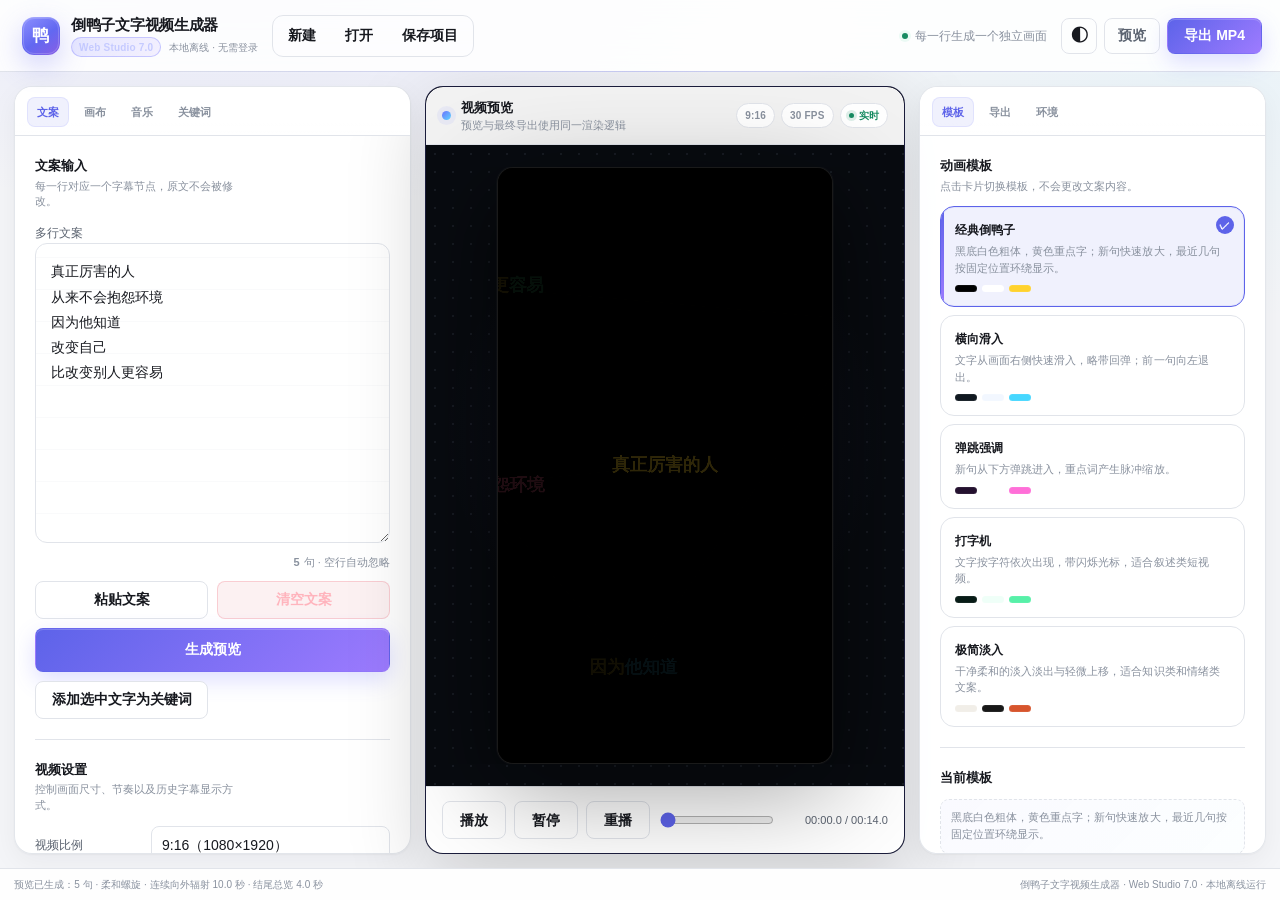
<file: projects/wordvideo/index.html>
<!doctype html>
<html lang="zh-CN">
<head>
<meta charset="utf-8">
<meta name="viewport" content="width=device-width,initial-scale=1,minimum-scale=1,viewport-fit=cover">
<meta name="theme-color" content="#0b0d12">
<meta name="description" content="离线运行的动态文字视频生成器，支持多路径辐射、字幕画布、自定义图形和 H.264 MP4 导出。">
<title>倒鸭子文字视频生成器 · Web Studio 7.0</title>
<style>
:root{
  color-scheme:dark;
  --bg:#0b0d12;
  --bg-elevated:#0f1218;
  --surface:#12151c;
  --surface-raised:#171b23;
  --surface-hover:#1d222c;
  --surface-active:#222836;
  --border:#272d38;
  --border-strong:#353d4b;
  --text:#f5f7fb;
  --text-secondary:#aab3c2;
  --text-tertiary:#747f91;
  --primary:#7480ff;
  --primary-hover:#8791ff;
  --primary-soft:rgba(116,128,255,.13);
  --danger:#f16f7f;
  --danger-soft:rgba(241,111,127,.12);
  --success:#4ad39b;
  --ok:var(--success);
  --warning:#f2bf55;
  --focus:rgba(116,128,255,.38);
  --radius-sm:8px;
  --radius-md:12px;
  --radius-lg:16px;
  --shadow-sm:0 1px 2px rgba(0,0,0,.24);
  --shadow-lg:0 24px 64px rgba(0,0,0,.4);
  --header-h:64px;
  --footer-h:30px;
  --control-h:38px;
}
*{box-sizing:border-box}
html{height:100%;background:var(--bg)}
body{margin:0;min-height:100%;background:var(--bg);color:var(--text);font-family:"Segoe UI Variable","Segoe UI","Microsoft YaHei UI","Microsoft YaHei","Noto Sans CJK SC",sans-serif;font-size:14px;line-height:1.5;overflow:hidden;-webkit-font-smoothing:antialiased;text-rendering:optimizeLegibility}
button,input,select,textarea{font:inherit;color:inherit}
button{min-height:var(--control-h);border:1px solid var(--border);border-radius:var(--radius-sm);padding:0 13px;background:var(--surface-raised);color:var(--text);font-weight:600;cursor:pointer;transition:background-color .16s ease,border-color .16s ease,color .16s ease,transform .08s ease,box-shadow .16s ease;white-space:nowrap}
button:hover:not(:disabled){background:var(--surface-hover);border-color:var(--border-strong)}
button:active:not(:disabled){transform:translateY(1px);background:var(--surface-active)}
button:disabled{opacity:.46;cursor:not-allowed}
button.primary{background:var(--primary);border-color:var(--primary);color:#fff;font-weight:700;box-shadow:0 4px 16px rgba(116,128,255,.18)}
button.primary:hover:not(:disabled){background:var(--primary-hover);border-color:var(--primary-hover)}
button.danger{background:var(--danger-soft);border-color:rgba(241,111,127,.28);color:#ffb4bd}
button.danger:hover:not(:disabled){background:rgba(241,111,127,.18);border-color:rgba(241,111,127,.46)}
button.ghost{background:transparent;border-color:var(--border);color:var(--text-secondary)}
button.ghost:hover:not(:disabled){background:var(--surface-hover);color:var(--text)}
button:focus-visible,input:focus-visible,select:focus-visible,textarea:focus-visible,[tabindex]:focus-visible{outline:0;box-shadow:0 0 0 3px var(--focus);border-color:var(--primary)}
.skip-link{position:fixed;left:12px;top:-60px;z-index:100;background:var(--primary);color:#fff;padding:9px 14px;border-radius:8px;text-decoration:none;font-weight:700;transition:top .15s ease}.skip-link:focus{top:10px}
#app{height:100vh;min-width:0;min-height:0;display:grid;grid-template-rows:var(--header-h) minmax(0,1fr) var(--footer-h);background:radial-gradient(circle at 50% -10%,rgba(116,128,255,.08),transparent 34%),var(--bg)}
.app-header{display:flex;align-items:center;gap:18px;padding:0 20px;background:rgba(15,18,24,.92);border-bottom:1px solid var(--border);backdrop-filter:blur(18px);z-index:10}
.brand{display:flex;align-items:center;gap:11px;min-width:0}.brand-mark{width:34px;height:34px;display:grid;place-items:center;border-radius:10px;background:linear-gradient(145deg,#8791ff,#5965e8);font-size:17px;font-weight:900;color:white;box-shadow:0 7px 20px rgba(116,128,255,.22)}.brand-copy{min-width:0}.brand-title{margin:0;font-size:15px;font-weight:750;letter-spacing:-.01em;white-space:nowrap}.brand-meta{display:flex;align-items:center;gap:7px;margin-top:1px}.badge{display:inline-flex;align-items:center;height:20px;padding:0 7px;border:1px solid rgba(116,128,255,.28);border-radius:999px;background:var(--primary-soft);color:#c5caff;font-size:10px;font-weight:700;letter-spacing:.02em}.local-note{color:var(--text-tertiary);font-size:10px;white-space:nowrap}
.header-actions{display:flex;align-items:center;gap:7px}.header-actions button{min-height:34px;padding:0 11px;background:transparent}.header-actions button:hover{background:var(--surface-hover)}.header-divider{width:1px;height:24px;background:var(--border);margin:0 1px}.spacer{flex:1}.header-hint{display:flex;align-items:center;gap:7px;color:var(--text-tertiary);font-size:12px;white-space:nowrap}.header-hint::before{content:"";width:6px;height:6px;border-radius:50%;background:var(--success);box-shadow:0 0 0 3px rgba(74,211,155,.1)}
main{display:grid;grid-template-columns:minmax(340px,390px) minmax(450px,1fr) minmax(290px,340px);gap:12px;padding:12px;min-height:0;overflow:hidden}
.pane{min-width:0;min-height:0;overflow:auto;overscroll-behavior:contain;background:var(--surface);border:1px solid var(--border);border-radius:var(--radius-lg);box-shadow:var(--shadow-sm);scrollbar-color:var(--border-strong) transparent;scrollbar-width:thin}
.pane::-webkit-scrollbar{width:10px;height:10px}.pane::-webkit-scrollbar-track{background:transparent}.pane::-webkit-scrollbar-thumb{background:var(--border-strong);border:3px solid transparent;border-radius:999px;background-clip:content-box}.pane::-webkit-scrollbar-thumb:hover{background-color:#485264}
.pane-inner{padding:18px}.section{padding:0 0 20px;margin:0 0 20px;border-bottom:1px solid var(--border)}.section:last-child{margin-bottom:0;padding-bottom:0;border-bottom:0}.section-header{display:flex;align-items:flex-start;justify-content:space-between;gap:12px;margin:0 0 12px}.section-title{margin:0;font-size:13px;font-weight:750;color:var(--text);letter-spacing:.01em}.section-subtitle{margin-top:3px;color:var(--text-tertiary);font-size:11px;line-height:1.45}.subsection-title{display:flex;align-items:center;gap:8px;margin:18px 0 11px;color:var(--text);font-size:12px;font-weight:720}.subsection-title::before{content:"";width:3px;height:13px;border-radius:2px;background:var(--primary)}
.row{display:grid;grid-template-columns:104px minmax(0,1fr);gap:12px;align-items:center;margin-bottom:10px}.row>label:first-child,.field-label{font-size:12px;color:var(--text-secondary);font-weight:570}.row>*:last-child{min-width:0}.grid2{display:grid;grid-template-columns:repeat(2,minmax(0,1fr));gap:10px}.grid2+.hint{margin-top:9px}.field{min-width:0}.field>.hint:first-child{margin-bottom:6px}
textarea,input[type=text],input[type=number],select{width:100%;border:1px solid var(--border);border-radius:var(--radius-sm);background:var(--bg-elevated);color:var(--text);outline:none;transition:border-color .16s ease,background-color .16s ease,box-shadow .16s ease}
textarea{min-height:280px;resize:vertical;padding:12px 13px;line-height:1.75;font-size:14px}
textarea::placeholder,input::placeholder{color:#626d7d}
input[type=text],input[type=number],select{height:var(--control-h);padding:0 10px}
select{appearance:none;background-image:linear-gradient(45deg,transparent 50%,var(--text-tertiary) 50%),linear-gradient(135deg,var(--text-tertiary) 50%,transparent 50%);background-position:calc(100% - 15px) 16px,calc(100% - 10px) 16px;background-size:5px 5px,5px 5px;background-repeat:no-repeat;padding-right:28px}
textarea:hover,input[type=text]:hover,input[type=number]:hover,select:hover{border-color:var(--border-strong)}
input[type=color]{width:100%;height:var(--control-h);border:1px solid var(--border);background:var(--bg-elevated);border-radius:var(--radius-sm);padding:4px;cursor:pointer}
input[type=color]::-webkit-color-swatch-wrapper{padding:0}input[type=color]::-webkit-color-swatch{border:0;border-radius:5px}
input[type=range]{width:100%;accent-color:var(--primary);cursor:pointer}input[type=checkbox]{accent-color:var(--primary);width:16px;height:16px;flex:none}
.check-label{display:flex;align-items:flex-start;gap:8px;min-width:0;color:var(--text-secondary);font-size:12px;line-height:1.45;cursor:pointer}.check-label input{margin-top:2px}
.hint{font-size:11px;color:var(--text-tertiary);line-height:1.55}.counter{display:flex;justify-content:flex-end;gap:4px;margin-top:5px;font-size:11px;color:var(--text-tertiary)}
.action-grid{display:grid;grid-template-columns:repeat(2,minmax(0,1fr));gap:8px;margin-top:10px}.action-grid .primary{grid-column:1/-1}
.inline-note{margin:9px 0 11px;padding:9px 10px;border:1px solid var(--border);border-radius:9px;background:rgba(255,255,255,.018);color:var(--text-tertiary);font-size:11px;line-height:1.55}
.upload-button{width:100%}.file-note{margin-top:5px;word-break:break-all}
#center{display:flex;flex-direction:column;overflow:hidden;background:#090b0f}.preview-toolbar{display:flex;align-items:center;justify-content:space-between;gap:12px;min-height:50px;padding:0 14px;border-bottom:1px solid var(--border);background:var(--surface)}.preview-heading{display:flex;align-items:center;gap:9px}.preview-heading h2{margin:0;font-size:13px;font-weight:720}.preview-heading span{color:var(--text-tertiary);font-size:11px}.preview-shell{flex:1;min-height:0;width:100%;display:flex;align-items:center;justify-content:center;padding:16px;background:radial-gradient(circle at 50% 44%,#141924 0,#090b0f 66%)}.canvas-wrap{position:relative;display:flex;align-items:center;justify-content:center;width:100%;height:100%;overflow:hidden}canvas{display:block;background:#000;max-width:100%;max-height:100%;border:1px solid rgba(255,255,255,.08);border-radius:6px;box-shadow:0 18px 46px rgba(0,0,0,.34)}.empty-tip{position:absolute;padding:9px 12px;border:1px solid var(--border);border-radius:999px;background:rgba(15,18,24,.84);color:var(--text-secondary);font-size:12px;pointer-events:none;backdrop-filter:blur(12px)}
.controls{width:100%;padding:12px 14px;background:var(--surface);border-top:1px solid var(--border)}.playback{display:grid;grid-template-columns:auto auto auto minmax(90px,1fr) auto;gap:8px;align-items:center}.playback button{min-width:64px}.playback input[type=range]{min-width:80px}.time{font-variant-numeric:tabular-nums;font-size:11px;color:var(--text-secondary);min-width:108px;text-align:right;white-space:nowrap}
.templates{display:grid;gap:8px}.template{position:relative;border:1px solid var(--border);background:var(--bg-elevated);border-radius:var(--radius-md);padding:12px;cursor:pointer;transition:border-color .16s ease,background-color .16s ease,transform .12s ease,box-shadow .16s ease}.template:hover{border-color:var(--border-strong);background:var(--surface-hover);transform:translateY(-1px)}.template.active{border-color:var(--primary);background:var(--primary-soft);box-shadow:inset 0 0 0 1px rgba(116,128,255,.12)}.template.active::after{content:"✓";position:absolute;right:10px;top:9px;display:grid;place-items:center;width:18px;height:18px;border-radius:50%;background:var(--primary);color:#fff;font-size:11px;font-weight:800}.template-title{padding-right:24px;font-size:12px;font-weight:720;color:var(--text)}.template-desc{margin-top:4px;font-size:11px;color:var(--text-tertiary);line-height:1.5}.swatches{display:flex;gap:5px;margin-top:9px}.swatch{width:22px;height:6px;border-radius:999px;border:1px solid rgba(255,255,255,.06)}
.export-card{padding:14px;border:1px solid var(--border);border-radius:var(--radius-md);background:var(--bg-elevated)}.export-actions{display:grid;gap:8px;margin-top:12px}.export-actions #exportBtn{min-height:46px;font-size:14px}.progress-box{display:none;background:var(--surface);border:1px solid var(--border);border-radius:var(--radius-md);padding:12px;margin-top:10px}.progress-box.show{display:block}.bar{height:7px;background:var(--border);border-radius:999px;overflow:hidden;margin:9px 0}.bar>div{height:100%;width:0;background:linear-gradient(90deg,var(--primary),#a48cff);transition:width .1s linear}.status{font-size:12px;color:var(--text-secondary);white-space:pre-wrap;line-height:1.55}.status.ok{color:var(--success)}.status.err{color:var(--danger)}
.compat-card{display:flex;gap:10px;align-items:flex-start;padding:10px;border:1px solid var(--border);border-radius:10px;background:rgba(255,255,255,.018)}.compat-icon{display:grid;place-items:center;width:25px;height:25px;flex:none;border-radius:8px;background:var(--primary-soft);color:#bbc1ff;font-size:13px}
.keyword-list{display:flex;flex-wrap:wrap;gap:6px;min-height:34px}.chip{display:inline-flex;align-items:center;gap:3px;background:var(--primary-soft);border:1px solid rgba(116,128,255,.24);border-radius:999px;padding:4px 8px;color:#d9dcff;font-size:11px}.chip b{cursor:pointer;margin-left:2px;color:#ffabb6;font-size:13px}
footer{display:flex;align-items:center;gap:10px;padding:0 14px;font-size:10px;color:var(--text-tertiary);background:var(--bg-elevated);border-top:1px solid var(--border)}footer .footer-version{white-space:nowrap}
.modal{display:none;position:fixed;inset:0;padding:18px;background:rgba(0,0,0,.64);z-index:50;align-items:center;justify-content:center;backdrop-filter:blur(4px)}.modal.show{display:flex}.modal-card{width:min(520px,100%);max-height:min(640px,calc(100vh - 36px));overflow:auto;background:var(--surface-raised);border:1px solid var(--border-strong);border-radius:var(--radius-lg);padding:20px;box-shadow:var(--shadow-lg)}.modal-card h3{margin:0 0 10px;font-size:16px}.modal-actions{display:flex;justify-content:flex-end;margin-top:16px}
@media (min-width:1600px){main{grid-template-columns:minmax(370px,430px) minmax(560px,1fr) minmax(320px,380px);gap:14px;padding:14px}.pane-inner{padding:20px}}
@media (max-width:1199px){body{overflow:auto}#app{height:auto;min-height:100vh;grid-template-rows:auto auto var(--footer-h)}.app-header{min-height:var(--header-h);height:auto;flex-wrap:wrap;padding:10px 14px;gap:10px}.brand{margin-right:auto}.header-actions{order:3;width:100%}.header-actions button{flex:1}.header-hint{display:none}main{grid-template-columns:minmax(300px,390px) minmax(420px,1fr);overflow:visible}.pane{overflow:visible}#right{grid-column:1/-1}.templates{grid-template-columns:repeat(3,minmax(0,1fr))}#center{min-height:700px;position:sticky;top:10px;align-self:start;height:calc(100vh - 20px)}}
@media (max-width:767px){:root{--control-h:42px}.app-header{position:sticky;top:0}.brand-meta .local-note{display:none}.header-actions{display:grid;grid-template-columns:repeat(3,1fr)}main{display:flex;flex-direction:column;padding:8px;gap:8px}#center{order:1;position:static;height:72vh;min-height:500px}#left{order:2}#right{order:3}.pane{border-radius:var(--radius-md)}.pane-inner{padding:15px}.row{grid-template-columns:1fr;gap:5px;margin-bottom:12px}.grid2{grid-template-columns:1fr}.action-grid{grid-template-columns:1fr}.action-grid .primary{grid-column:auto}.templates{grid-template-columns:1fr}.preview-toolbar{min-height:46px}.preview-heading span{display:none}.preview-shell{padding:8px}.controls{padding:10px}.playback{grid-template-columns:repeat(3,1fr)}.playback input[type=range]{grid-column:1/-1;grid-row:2}.time{grid-column:1/-1;grid-row:3;text-align:center;min-width:0}.playback button{min-width:0;padding:0 8px}textarea{min-height:240px}footer .footer-version{display:none}}
@media (max-width:420px){.brand-title{font-size:14px}.badge{display:none}.app-header{padding:9px 10px}.header-actions button{padding:0 6px;font-size:12px}main{padding:6px}#center{height:68vh;min-height:450px}.pane-inner{padding:13px}.section{padding-bottom:17px;margin-bottom:17px}}
@media (prefers-reduced-motion:reduce){*,*::before,*::after{scroll-behavior:auto!important;transition-duration:.001ms!important;animation-duration:.001ms!important;animation-iteration-count:1!important}}
@media (forced-colors:active){button,input,select,textarea,.pane,.template,.export-card,.compat-card{border:1px solid CanvasText}.template.active{outline:2px solid Highlight}}

/* Web Studio 7.0 visual layer — UI only, business IDs and render logic unchanged. */
:root{
  --web-accent:#6d72ff;
  --web-accent-2:#9d7bff;
  --web-cyan:#5fd8ff;
  --glass:rgba(18,21,28,.82);
  --header-h:72px;
  --footer-h:32px;
}
:root[data-theme="light"]{
  color-scheme:light;
  --bg:#f4f5f8;
  --bg-elevated:#ffffff;
  --surface:#ffffff;
  --surface-raised:#ffffff;
  --surface-hover:#f4f5f9;
  --surface-active:#eceef5;
  --border:#e1e4ea;
  --border-strong:#cbd0da;
  --text:#17191f;
  --text-secondary:#5b6370;
  --text-tertiary:#89919e;
  --primary:#5d63e9;
  --primary-hover:#4d53d8;
  --primary-soft:rgba(93,99,233,.09);
  --danger:#d54c60;
  --danger-soft:rgba(213,76,96,.08);
  --success:#168b61;
  --warning:#a66c08;
  --focus:rgba(93,99,233,.24);
  --glass:rgba(255,255,255,.86);
  --shadow-sm:0 1px 2px rgba(20,24,36,.04),0 8px 28px rgba(20,24,36,.05);
  --shadow-lg:0 30px 80px rgba(20,24,36,.16);
}
body{letter-spacing:.002em}
#app{background:
  radial-gradient(900px 480px at 18% -10%,rgba(109,114,255,.12),transparent 64%),
  radial-gradient(700px 420px at 94% 8%,rgba(95,216,255,.07),transparent 60%),
  var(--bg)}
.app-header{position:relative;padding:0 18px 0 22px;gap:14px;background:var(--glass);box-shadow:0 1px 0 rgba(255,255,255,.02);isolation:isolate}
.app-header::after{content:"";position:absolute;left:0;right:0;bottom:-1px;height:1px;background:linear-gradient(90deg,transparent,rgba(109,114,255,.45),transparent);opacity:.55;pointer-events:none}
.brand-mark{position:relative;width:38px;height:38px;border-radius:12px;background:linear-gradient(145deg,#8d91ff 0%,#6268f1 54%,#885ee5 100%);box-shadow:0 10px 28px rgba(96,102,239,.28),inset 0 1px 0 rgba(255,255,255,.25)}
.brand-mark::after{content:"";position:absolute;inset:1px;border:1px solid rgba(255,255,255,.18);border-radius:11px}
.brand-title{font-size:15px;letter-spacing:-.02em}.brand-meta{gap:8px}.badge{background:linear-gradient(135deg,rgba(109,114,255,.16),rgba(157,123,255,.1));border-color:rgba(109,114,255,.32)}
.header-actions{padding:4px;border:1px solid var(--border);border-radius:11px;background:rgba(255,255,255,.018)}
.header-actions button{border:0;border-radius:8px;min-height:32px}
.header-quick-actions{display:flex;align-items:center;gap:7px}.header-quick-actions button{min-height:36px}.header-quick-actions .primary{padding-inline:16px}
.icon-button{width:36px;padding:0;display:grid;place-items:center;font-size:17px;background:transparent}
main{grid-template-columns:minmax(350px,400px) minmax(480px,1fr) minmax(300px,350px);gap:14px;padding:14px}
.pane{position:relative;background:color-mix(in srgb,var(--surface) 96%,transparent);border-color:color-mix(in srgb,var(--border) 92%,transparent);box-shadow:var(--shadow-sm);border-radius:18px}
.pane-nav{position:sticky;top:0;z-index:6;display:flex;gap:5px;padding:10px 12px 8px;background:linear-gradient(to bottom,var(--surface) 72%,color-mix(in srgb,var(--surface) 94%,transparent));border-bottom:1px solid var(--border);backdrop-filter:blur(16px)}
.pane-nav button{min-height:30px;padding:0 10px;border:0;border-radius:8px;background:transparent;color:var(--text-tertiary);font-size:11px;font-weight:680}
.pane-nav button:hover{color:var(--text);background:var(--surface-hover)}
.pane-nav button.active{color:var(--primary);background:var(--primary-soft);box-shadow:inset 0 0 0 1px rgba(109,114,255,.12)}
.pane-inner{padding:20px}.section{scroll-margin-top:58px}
.section-title{font-size:13px;letter-spacing:-.005em}.section-subtitle{font-size:11px;max-width:35ch}
.subsection-title{margin-top:22px;padding-top:1px}.subsection-title::before{height:14px;background:linear-gradient(var(--primary),var(--web-accent-2))}
textarea,input[type=text],input[type=number],select{background:color-mix(in srgb,var(--bg-elevated) 95%,transparent);box-shadow:inset 0 1px 0 rgba(255,255,255,.015)}
textarea{min-height:300px;border-radius:12px;padding:15px;line-height:1.8;background-image:linear-gradient(transparent 31px,color-mix(in srgb,var(--border) 36%,transparent) 32px);background-size:100% 32px;background-position:0 14px}
button{box-shadow:inset 0 1px 0 rgba(255,255,255,.035)}
button.primary{background:linear-gradient(135deg,var(--primary),var(--web-accent-2));border-color:transparent;box-shadow:0 8px 22px rgba(109,114,255,.23),inset 0 1px 0 rgba(255,255,255,.2)}
button.primary:hover:not(:disabled){background:linear-gradient(135deg,var(--primary-hover),#a383ff);border-color:transparent;box-shadow:0 10px 26px rgba(109,114,255,.3),inset 0 1px 0 rgba(255,255,255,.24)}
.action-grid{gap:9px}.action-grid .primary{min-height:44px}
.inline-note{border-style:dashed;background:linear-gradient(135deg,rgba(109,114,255,.035),rgba(95,216,255,.02))}
#center{border-color:rgba(109,114,255,.19);background:#07090d;box-shadow:0 22px 80px rgba(0,0,0,.18)}
.preview-toolbar{min-height:58px;padding:0 16px;background:color-mix(in srgb,var(--surface) 95%,transparent);backdrop-filter:blur(16px)}
.preview-heading{gap:10px}.preview-heading>div:last-child{display:flex;flex-direction:column}.preview-dot{width:9px;height:9px;border-radius:50%;background:linear-gradient(135deg,var(--web-accent),var(--web-cyan));box-shadow:0 0 0 5px rgba(109,114,255,.08)}
.preview-meta{display:flex;align-items:center;gap:6px}.preview-meta>span{display:inline-flex;align-items:center;height:25px;padding:0 8px;border:1px solid var(--border);border-radius:999px;background:var(--bg-elevated);color:var(--text-tertiary);font-size:10px;font-weight:700;letter-spacing:.02em}.preview-meta .live-chip{color:var(--success)}.live-chip i{width:5px;height:5px;border-radius:50%;background:currentColor;margin-right:5px;box-shadow:0 0 0 3px color-mix(in srgb,currentColor 14%,transparent)}
.preview-shell{position:relative;padding:22px;background-color:#080b10;background-image:radial-gradient(rgba(125,135,160,.13) 1px,transparent 1px),radial-gradient(circle at 50% 45%,rgba(109,114,255,.09),transparent 52%);background-size:18px 18px,auto}
.canvas-wrap{filter:drop-shadow(0 28px 52px rgba(0,0,0,.36))}
canvas{border-radius:16px;border-color:rgba(255,255,255,.1);box-shadow:0 0 0 1px rgba(255,255,255,.025),0 28px 70px rgba(0,0,0,.36)}
.empty-tip{border-color:rgba(109,114,255,.24);background:rgba(12,15,22,.86);box-shadow:0 12px 40px rgba(0,0,0,.3)}
.controls{padding:14px 16px}.playback button{min-width:64px}.time{font-variant-numeric:tabular-nums}
.template{padding:14px;border-radius:14px;overflow:hidden}.template::before{content:"";position:absolute;left:0;top:0;bottom:0;width:3px;background:transparent}.template.active::before{background:linear-gradient(var(--primary),var(--web-accent-2))}.template:hover{transform:translateY(-2px);box-shadow:0 12px 28px rgba(0,0,0,.12)}
.swatch{height:7px}.export-card{position:relative;overflow:hidden;padding:16px;border-radius:15px;background:linear-gradient(145deg,var(--bg-elevated),color-mix(in srgb,var(--primary-soft) 36%,var(--bg-elevated)))}.export-card::before{content:"";position:absolute;width:150px;height:150px;border-radius:50%;right:-90px;top:-90px;background:rgba(109,114,255,.08);pointer-events:none}.export-actions{position:relative}.export-actions #exportBtn{min-height:48px}
.compat-card{background:linear-gradient(135deg,rgba(74,211,155,.04),transparent)}
.modal-card{border-radius:20px;padding:24px;background:color-mix(in srgb,var(--surface-raised) 95%,transparent);backdrop-filter:blur(24px)}
footer{background:var(--glass);backdrop-filter:blur(14px)}
.mobile-action-bar{display:none}
@media (min-width:1700px){main{grid-template-columns:minmax(380px,440px) minmax(650px,1fr) minmax(330px,390px);max-width:1920px;width:100%;margin:0 auto}}
@media (max-width:1199px){.header-quick-actions{margin-left:auto}.pane-nav{top:0}main{grid-template-columns:minmax(320px,390px) minmax(430px,1fr)}#center{top:12px;height:calc(100vh - 24px)}}
@media (max-width:767px){body{padding-bottom:70px}.app-header{padding:10px 12px}.header-quick-actions{display:none}.pane-nav{overflow-x:auto;scrollbar-width:none}.pane-nav::-webkit-scrollbar{display:none}.pane-nav button{flex:1;min-width:70px}.preview-meta>span:not(.live-chip){display:none}.mobile-action-bar{position:fixed;left:8px;right:8px;bottom:8px;z-index:40;display:grid;grid-template-columns:1fr 1.25fr;gap:8px;padding:8px;border:1px solid var(--border-strong);border-radius:16px;background:var(--glass);box-shadow:0 20px 50px rgba(0,0,0,.32);backdrop-filter:blur(22px)}.mobile-action-bar button{min-height:46px}.pane-inner{padding:16px}.preview-shell{padding:10px}canvas{border-radius:12px}}
@media (max-width:420px){.brand-mark{width:34px;height:34px}.brand-meta{display:none}.pane-nav{padding-inline:8px}.pane-nav button{padding-inline:7px;font-size:10px}}

</style>
</head>
<body>
<a class="skip-link" href="#center">跳到视频预览</a>
<div id="app">
<header class="app-header">
  <div class="brand" aria-label="应用信息">
    <div class="brand-mark" aria-hidden="true">鸭</div>
    <div class="brand-copy">
      <h1 class="brand-title">倒鸭子文字视频生成器</h1>
      <div class="brand-meta"><span class="badge">Web Studio 7.0</span><span class="local-note">本地离线 · 无需登录</span></div>
    </div>
  </div>
  <nav class="header-actions" aria-label="项目操作">
    <button id="newBtn" type="button" title="新建空白项目">新建</button>
    <button id="openBtn" type="button" title="打开 JSON 项目文件">打开</button>
    <button id="saveBtn" type="button" title="保存当前项目">保存项目</button>
  </nav>
  <span class="spacer"></span>
  <div class="header-hint">每一行生成一个独立画面</div>
  <div class="header-quick-actions" aria-label="快速操作">
    <button id="themeToggle" class="icon-button" type="button" aria-label="切换明暗主题" title="切换明暗主题"><span aria-hidden="true">◐</span></button>
    <button id="quickPreview" class="ghost" type="button">预览</button>
    <button id="quickExport" class="primary" type="button">导出 MP4</button>
  </div>
</header>
<main>
<section class="pane" id="left" aria-label="文案与视频设置">
  <nav class="pane-nav" aria-label="设置分区">
    <button type="button" data-scroll-target="section-script" class="active">文案</button>
    <button type="button" data-scroll-target="section-video">画布</button>
    <button type="button" data-scroll-target="section-music">音乐</button>
    <button type="button" data-scroll-target="section-keywords">关键词</button>
  </nav>
  <div class="pane-inner">
  <div class="section" id="section-script">
    <div class="section-header"><div><h2 class="section-title">文案输入</h2><div class="section-subtitle">每一行对应一个字幕节点，原文不会被修改。</div></div></div>
    <label class="field-label" for="script">多行文案</label>
    <textarea id="script" aria-describedby="scriptHelp" placeholder="请粘贴文案，每一行就是一句字幕……">真正厉害的人
从来不会抱怨环境
因为他知道
改变自己
比改变别人更容易</textarea>
    <div class="counter" id="scriptHelp"><strong id="lineCount">5</strong><span>句 · 空行自动忽略</span></div>
    <div class="action-grid">
      <button id="pasteBtn" type="button">粘贴文案</button>
      <button id="clearBtn" class="danger" type="button">清空文案</button>
      <button id="previewBtn" class="primary" type="button">生成预览</button>
      <button id="keywordBtn" type="button">添加选中文字为关键词</button>
    </div>
  </div>

  <div class="section" id="section-video">
    <div class="section-header"><div><h2 class="section-title">视频设置</h2><div class="section-subtitle">控制画面尺寸、节奏以及历史字幕显示方式。</div></div></div>
    <div class="row"><label for="ratio">视频比例</label><select id="ratio"><option value="9:16">9:16（1080×1920）</option><option value="16:9">16:9（1920×1080）</option><option value="1:1">1:1（1080×1080）</option></select></div>
    <div class="row"><label for="duration">每句时长</label><div><input id="duration" aria-label="每句话显示时间" type="range" min="1" max="5" step="0.1" value="2"><div class="hint"><span id="durationValue">2.0</span> 秒</div></div></div>
    <div class="row"><label for="fps">帧率</label><select id="fps"><option value="30">30 fps</option><option value="25">25 fps</option><option value="24">24 fps</option></select></div>
    <div class="row"><label>历史字幕</label><label class="check-label" for="historyEnabled"><input id="historyEnabled" type="checkbox" checked><span>显示最近历史字幕环绕画面</span></label></div>
    <div class="row"><label for="historyCount">显示最近几条</label><div><input id="historyCount" aria-label="最近历史字幕数量" type="range" min="0" max="8" step="1" value="4"><div class="hint"><span id="historyCountValue">4</span> 条 · 当前焦点附近重点显示</div></div></div>

    <div class="subsection-title">字幕画布与镜头路径</div>
    <div class="row"><label>画布镜头</label><label class="check-label" for="canvasMode"><input id="canvasMode" type="checkbox" checked><span>从中心向周围连续辐射</span></label></div>
    <div class="row"><label for="pathPreset">辐射路径</label><select id="pathPreset"><option value="spiral">柔和螺旋</option><option value="sunflower">向日葵辐射</option><option value="rings">同心圆环</option><option value="petals">花瓣扩散</option><option value="fan">扇形展开</option><option value="rays">多射线辐射</option></select></div>
    <div class="grid2">
      <div class="field"><label class="hint" for="pathDirection">旋转方向</label><select id="pathDirection"><option value="cw">顺时针</option><option value="ccw">逆时针</option></select></div>
      <div class="field"><label class="hint" for="pathStartAngle">起始角度 <span id="pathStartAngleValue">-90</span>°</label><input id="pathStartAngle" type="range" min="-180" max="180" step="5" value="-90"></div>
      <div class="field"><label class="hint" for="pathTurns">旋转圈数 <span id="pathTurnsValue">2.8</span></label><input id="pathTurns" type="range" min="0.5" max="8" step="0.1" value="2.8"></div>
      <div class="field"><label class="hint" for="pathSpacing">辐射间距 <span id="pathSpacingValue">100</span>%</label><input id="pathSpacing" type="range" min="60" max="180" step="5" value="100"></div>
      <div class="field"><label class="hint" for="pathBranches">分支数量 <span id="pathBranchesValue">6</span></label><input id="pathBranches" type="range" min="3" max="12" step="1" value="6"></div>
      <div class="field"><label class="hint" for="collisionPadding">避让强度 <span id="collisionPaddingValue">115</span>%</label><input id="collisionPadding" type="range" min="70" max="180" step="5" value="115"></div>
      <div class="field"><label class="hint" for="cameraSmoothness">镜头平滑 <span id="cameraSmoothnessValue">75</span>%</label><input id="cameraSmoothness" type="range" min="20" max="100" step="5" value="75"></div>
    </div>
    <div class="inline-note">所有路径都从中心开始并向外推进。可自由设置方向、角度、圈数、间距、分支与字幕避让。</div>

    <div class="subsection-title">结尾总览</div>
    <div class="row"><label>结尾总览</label><label class="check-label" for="endingEnabled"><input id="endingEnabled" type="checkbox" checked><span>最后拉远并显示全部字幕</span></label></div>
    <div class="row"><label for="finalShape">最终图形</label><select id="finalShape"><option value="heart">心形填充</option><option value="circle">圆形填充</option><option value="star">五角星填充</option><option value="triangle">三角形填充</option><option value="diamond">菱形填充</option><option value="rectangle">矩形填充</option><option value="custom">自定义图形</option></select></div>
    <input id="customShapeInput" type="file" accept="image/png,image/jpeg,image/webp,image/svg+xml,.svg" hidden>
    <div class="row"><label>自定义图形</label><div><button id="customShapeBtn" class="ghost upload-button" type="button">上传 PNG / SVG 图形</button><div class="hint file-note" id="customShapeName">未选择。透明 PNG 或黑底白底图均可。</div></div></div>
    <div class="row"><label>黑白反转</label><label class="check-label" for="customShapeInvert"><input id="customShapeInvert" type="checkbox"><span>将浅色区域识别为图形</span></label></div>
    <div class="row"><label for="shapeSpacing">字幕疏密</label><div><input id="shapeSpacing" type="range" min="55" max="160" step="5" value="90"><div class="hint"><span id="shapeSpacingValue">90</span>% · 字幕填充图形内部</div></div></div>
    <div class="grid2">
      <div class="field"><label class="hint" for="shapeWidth">图形宽度 <span id="shapeWidthValue">100</span>%</label><input id="shapeWidth" type="range" min="55" max="180" step="5" value="100"></div>
      <div class="field"><label class="hint" for="shapeHeight">图形高度 <span id="shapeHeightValue">100</span>%</label><input id="shapeHeight" type="range" min="55" max="180" step="5" value="100"></div>
      <div class="field"><label class="hint" for="shapeRotation">图形旋转 <span id="shapeRotationValue">0</span>°</label><input id="shapeRotation" type="range" min="-180" max="180" step="5" value="0"></div>
      <div class="field"><label class="hint" for="finalZoom">拉远时间 <span id="finalZoomValue">2.0</span> 秒</label><input id="finalZoom" type="range" min="0.5" max="5" step="0.1" value="2"></div>
      <div class="field"><label class="hint" for="finalHold">总览停留 <span id="finalHoldValue">2.0</span> 秒</label><input id="finalHold" type="range" min="0.5" max="8" step="0.1" value="2"></div>
    </div>
    <div class="inline-note">图形填充、路径参数、宽高、旋转、疏密与自定义图形均会写入项目文件。</div>

    <div class="subsection-title">视觉样式</div>
    <div class="grid2">
      <div class="field"><label class="hint" for="bgColor">背景颜色</label><input id="bgColor" type="color" value="#000000"></div>
      <div class="field"><label class="hint" for="textColor">文字颜色</label><input id="textColor" type="color" value="#ffffff"></div>
      <div class="field"><label class="hint" for="keyColor">关键词颜色</label><input id="keyColor" type="color" value="#ffd22e"></div>
      <div class="field"><label class="hint" for="font">字体</label><select id="font"><option>Microsoft YaHei</option><option>Microsoft JhengHei</option><option>SimHei</option><option>Arial</option><option>sans-serif</option></select></div>
    </div>
  </div>

  <div class="section" id="section-music">
    <div class="section-header"><div><h2 class="section-title">背景音乐</h2><div class="section-subtitle">可选。导出时自动循环播放。</div></div></div>
    <input id="music" type="file" accept="audio/*" hidden>
    <button id="musicChooseBtn" class="ghost upload-button" type="button">选择背景音乐</button>
    <div class="hint file-note" id="musicName">未选择音乐。导出时将自动循环，并使用 AAC（浏览器支持时）。</div>
  </div>

  <div class="section" id="section-keywords">
    <div class="section-header"><div><h2 class="section-title">手动关键词</h2><div class="section-subtitle">选中文案中的词语后添加，不会修改原文。</div></div></div>
    <div id="keywordList" class="keyword-list"><span class="hint">在文案框中选中文字，再点击“添加选中文字为关键词”。</span></div>
  </div>
</div></section>

<section class="pane" id="center" aria-label="视频预览">
  <div class="preview-toolbar">
    <div class="preview-heading"><div class="preview-dot" aria-hidden="true"></div><div><h2>视频预览</h2><span>预览与最终导出使用同一渲染逻辑</span></div></div>
    <div class="preview-meta" aria-label="当前视频信息"><span id="ratioChip">9:16</span><span id="fpsChip">30 FPS</span><span class="live-chip"><i aria-hidden="true"></i>实时</span></div>
  </div>
  <div class="preview-shell"><div class="canvas-wrap"><canvas id="preview" width="540" height="960" aria-label="动态文字视频预览画布"></canvas><div id="emptyTip" class="empty-tip">点击“生成预览”查看动画</div></div></div>
  <div class="controls"><div class="playback">
    <button id="playBtn" type="button" aria-label="播放预览">播放</button>
    <button id="pauseBtn" type="button" aria-label="暂停预览">暂停</button>
    <button id="replayBtn" type="button" aria-label="从头重新播放">重播</button>
    <input id="seek" aria-label="预览进度" type="range" min="0" max="1000" value="0">
    <span class="time"><span id="currentTime">00:00.0</span> / <span id="totalTime">00:10.0</span></span>
  </div></div>
</section>

<section class="pane" id="right" aria-label="模板和导出设置">
  <nav class="pane-nav" aria-label="输出分区">
    <button type="button" data-scroll-target="section-templates" class="active">模板</button>
    <button type="button" data-scroll-target="section-export">导出</button>
    <button type="button" data-scroll-target="section-compat">环境</button>
  </nav>
  <div class="pane-inner">
  <div class="section" id="section-templates">
    <div class="section-header"><div><h2 class="section-title">动画模板</h2><div class="section-subtitle">点击卡片切换模板，不会更改文案内容。</div></div></div>
    <div class="templates" id="templates" role="listbox" aria-label="动画模板列表"></div>
  </div>
  <div class="section">
    <div class="section-header"><div><h2 class="section-title">当前模板</h2></div></div>
    <div class="inline-note" id="templateInfo"></div>
  </div>
  <div class="section" id="section-export">
    <div class="section-header"><div><h2 class="section-title">导出设置</h2><div class="section-subtitle">生成标准 H.264 MP4 文件。</div></div></div>
    <div class="export-card">
      <div class="field"><label class="field-label" for="filename">文件名</label><input id="filename" type="text" value="倒鸭子文字视频.mp4" autocomplete="off"></div>
      <div class="hint" style="margin-top:8px">有音乐时加入音轨。编码期间界面保持响应，可随时取消。</div>
      <div class="export-actions">
        <button id="choosePathBtn" class="ghost" type="button">选择保存位置</button>
        <button id="exportBtn" class="primary" type="button">导出视频</button>
        <button id="cancelExportBtn" class="danger" type="button" style="display:none">取消导出</button>
      </div>
      <div id="progressBox" class="progress-box" aria-live="polite"><div class="status" id="exportStatus">准备导出…</div><div class="bar" role="progressbar" aria-label="导出进度"><div id="progressBar"></div></div><div class="hint" id="progressText">0%</div></div>
    </div>
  </div>
  <div class="section" id="section-compat">
    <div class="section-header"><div><h2 class="section-title">兼容性</h2><div class="section-subtitle">本地检测浏览器媒体编码能力。</div></div></div>
    <div class="compat-card"><div class="compat-icon" aria-hidden="true">i</div><div class="hint" id="compatInfo" aria-live="polite">正在检测本机编码能力…</div></div>
  </div>
</div></section>
</main>
<footer><span id="footerStatus" aria-live="polite">就绪</span><span class="spacer"></span><span class="footer-version">倒鸭子文字视频生成器 · Web Studio 7.0 · 本地离线运行</span></footer>
<div class="mobile-action-bar" aria-label="移动端快速操作">
  <button id="mobilePreview" type="button">生成预览</button>
  <button id="mobileExport" class="primary" type="button">导出 MP4</button>
</div>
</div>
<input id="projectOpenInput" type="file" accept="application/json,.json" hidden>
<div id="messageModal" class="modal" role="dialog" aria-modal="true" aria-labelledby="messageTitle" aria-describedby="messageBody"><div class="modal-card" tabindex="-1"><h3 id="messageTitle">提示</h3><div id="messageBody" class="status"></div><div class="modal-actions"><button id="messageClose" class="primary" type="button">确定</button></div></div></div>
<script>
'use strict';
const $=s=>document.querySelector(s);
const canvas=$('#preview'),ctx=canvas.getContext('2d',{alpha:false});
const state={sentences:[],playing:false,startAt:0,pausedAt:0,raf:0,template:'classic',manualKeywords:new Set(),exporting:false,cancelExport:false,saveHandle:null,musicUrl:null,canvasLayout:null,customShape:{sourceDataUrl:'',name:'',mask:null,maskSize:0,aspect:1,coverage:0,version:0}};
const templates=[
{id:'classic',name:'经典倒鸭子',desc:'黑底白色粗体，黄色重点字；新句快速放大，最近几句按固定位置环绕显示。',bg:'#000000',text:'#ffffff',key:'#ffd22e'},
{id:'slide',name:'横向滑入',desc:'文字从画面右侧快速滑入，略带回弹；前一句向左退出。',bg:'#101820',text:'#f2f7ff',key:'#46d7ff'},
{id:'bounce',name:'弹跳强调',desc:'新句从下方弹跳进入，重点词产生脉冲缩放。',bg:'#24112f',text:'#ffffff',key:'#ff6fd8'},
{id:'typewriter',name:'打字机',desc:'文字按字符依次出现，带闪烁光标，适合叙述类短视频。',bg:'#071b16',text:'#effff8',key:'#57f0a8'},
{id:'minimal',name:'极简淡入',desc:'干净柔和的淡入淡出与轻微上移，适合知识类和情绪类文案。',bg:'#f1eee8',text:'#181818',key:'#d7552d'}
];
const punctuationStart=new Set('，。！？；：、）》】」』…,.!?;:%)]}');
const punctuationEnd=new Set('（《【「『([{');
const autoKeywordPatterns=[/\d+(?:\.\d+)?%?/g,/￥?\d+(?:\.\d+)?(?:元|万|亿|块|美元|人民币)?/g,/(不会|不能|不要|从不|没有|并非|绝不|拒绝|别再)/g,/(但是|然而|可是|却|反而|其实|真正|因为|所以|记住|关键|重点)/g,/(一定|必须|千万|立刻|马上|太|最|更|非常|绝对|竟然|居然)/g];
function showMessage(title,body,isError=false){$('#messageTitle').textContent=title;const b=$('#messageBody');b.textContent=body;b.className='status '+(isError?'err':'');$('#messageModal').classList.add('show')}
$('#messageClose').onclick=()=>$('#messageModal').classList.remove('show');
function lines(){return $('#script').value.split(/\r?\n/).filter(x=>x.trim().length>0)}
function updateLineCount(){const n=lines().length;$('#lineCount').textContent=n;$('#footerStatus').textContent=n>100?`已输入 ${n} 句（支持超过100句，导出时间较长）`:`已输入 ${n} 句`}
function ratioSize(preview=false){const r=$('#ratio').value;if(r==='9:16')return[1080,1920];if(r==='16:9')return[1920,1080];return[1080,1080]}
function invalidateCanvasLayout(){state.canvasLayout=null}
function syncCanvas(){const [w,h]=ratioSize(true);canvas.width=w;canvas.height=h;invalidateCanvasLayout();drawAt(state.pausedAt||0)}
function baseDuration(){return state.sentences.length*parseFloat($('#duration').value)}
function endingDuration(){return $('#canvasMode').checked&&$('#endingEnabled').checked?Number($('#finalZoom').value)+Number($('#finalHold').value):0}
function totalDuration(){return baseDuration()+endingDuration()}
function fmt(sec){sec=Math.max(0,sec||0);const m=Math.floor(sec/60),s=Math.floor(sec%60),d=Math.floor((sec%1)*10);return`${String(m).padStart(2,'0')}:${String(s).padStart(2,'0')}.${d}`}
function renderTemplates(){const host=$('#templates');host.innerHTML='';templates.forEach(t=>{const el=document.createElement('div');el.className='template'+(t.id===state.template?' active':'');el.innerHTML=`<div class="template-title">${t.name}</div><div class="template-desc">${t.desc}</div><div class="swatches"><i class="swatch" style="background:${t.bg}"></i><i class="swatch" style="background:${t.text}"></i><i class="swatch" style="background:${t.key}"></i></div>`;el.onclick=()=>selectTemplate(t.id,true);host.appendChild(el)})}
function selectTemplate(id,applyColors=false){const t=templates.find(x=>x.id===id)||templates[0];state.template=t.id;if(applyColors){$('#bgColor').value=t.bg;$('#textColor').value=t.text;$('#keyColor').value=t.key}$('#templateInfo').textContent=t.desc;renderTemplates();drawAt(state.pausedAt||0)}
function graphemes(s){return Array.from(s)}
function charWeight(c){if(/^[\x00-\xff]$/.test(c))return .58;return 1}
function widthUnits(s){return graphemes(s).reduce((a,c)=>a+charWeight(c),0)}
function smartWrap(text,maxUnits,maxLines=3){const chars=graphemes(text.trim()),result=[];let line='';for(let i=0;i<chars.length;i++){const c=chars[i];const proposed=line+c;if(line&&widthUnits(proposed)>maxUnits&&!punctuationStart.has(c)){if(punctuationEnd.has(line.at(-1))&&line.length>1){const tail=line.at(-1);line=line.slice(0,-1);result.push(line);line=tail+c}else{result.push(line);line=c}}else line=proposed;if(result.length===maxLines-1){line+=chars.slice(i+1).join('');break}}if(line)result.push(line);while(result.length>maxLines){result[maxLines-1]+=result.pop()}for(let i=1;i<result.length;i++){while(result[i]&&punctuationStart.has(result[i][0])){result[i-1]+=result[i][0];result[i]=result[i].slice(1)}}return result.filter(Boolean)}
function detectKeywords(text){const set=new Set();for(const p of autoKeywordPatterns){p.lastIndex=0;let m;while((m=p.exec(text)))if(m[0])set.add(m[0])}for(const k of state.manualKeywords)if(text.includes(k))set.add(k);return [...set].sort((a,b)=>b.length-a.length)}
function tokenize(line,keywords){if(!keywords.length)return[{text:line,key:false}];const escaped=keywords.map(k=>k.replace(/[.*+?^${}()|[\]\\]/g,'\\$&'));const re=new RegExp(`(${escaped.join('|')})`,'g');return line.split(re).filter(Boolean).map(x=>({text:x,key:keywords.includes(x)}))}
function fitLayout(text,W,H){const maxW=W*.84,maxH=H*.52;let size=Math.min(H*.17,W*.19);if(widthUnits(text)<=5)size=Math.min(H*.22,W*.25);for(;size>=28;size-=2){ctx.font=`900 ${size}px "${$('#font').value}","Microsoft YaHei",sans-serif`;const units=Math.max(5,Math.min(12,Math.floor(maxW/(size*.96))));const ls=smartWrap(text,units,3);const lh=size*1.22;if(ls.length*lh<=maxH&&ls.every(l=>ctx.measureText(l).width<=maxW))return{lines:ls,size,lh}}return{lines:smartWrap(text,12,3),size:28,lh:34}}
function roundedRect(c,x,y,w,h,r){c.beginPath();c.roundRect(x,y,w,h,r);c.fill()}
function drawTextLine(line,x,y,fontSize,alpha=1,scale=1,rotation=0,typeProgress=1,keyPulse=1){ctx.save();ctx.translate(x,y);ctx.rotate(rotation);ctx.scale(scale,scale);ctx.globalAlpha*=alpha;ctx.font=`900 ${fontSize}px "${$('#font').value}","Microsoft YaHei","SimHei",sans-serif`;ctx.textBaseline='middle';ctx.textAlign='left';ctx.lineJoin='round';const visible=Math.floor(graphemes(line).length*typeProgress);const shown=graphemes(line).slice(0,visible).join('');const kws=detectKeywords(shown),tokens=tokenize(shown,kws);const total=ctx.measureText(shown).width;let px=-total/2;for(const tok of tokens){ctx.fillStyle=tok.key?$('#keyColor').value:$('#textColor').value;ctx.strokeStyle='rgba(0,0,0,.28)';ctx.lineWidth=Math.max(2,fontSize*.025);const tw=ctx.measureText(tok.text).width;if(tok.key&&keyPulse!==1){ctx.save();ctx.translate(px+tw/2,0);ctx.scale(keyPulse,keyPulse);ctx.strokeText(tok.text,-tw/2,0);ctx.fillText(tok.text,-tw/2,0);ctx.restore()}else{ctx.strokeText(tok.text,px,0);ctx.fillText(tok.text,px,0)}px+=tw}if(state.template==='typewriter'&&typeProgress<1&&Math.floor(performance.now()/350)%2===0){ctx.fillStyle=$('#keyColor').value;ctx.fillRect(px+3,-fontSize*.45,Math.max(3,fontSize*.035),fontSize*.9)}ctx.restore()}
function easeOutBack(x){const c1=1.70158,c3=c1+1;return 1+c3*Math.pow(x-1,3)+c1*Math.pow(x-1,2)}
function easeOutCubic(x){return 1-Math.pow(1-x,3)}
function clamp(x,a=0,b=1){return Math.max(a,Math.min(b,x))}
function drawSentence(text,progress,role,index){const W=canvas.width,H=canvas.height,L=fitLayout(text,W,H);const blockH=L.lines.length*L.lh;let cx=W/2,cy=H/2;let alpha=1,scale=1,rotation=0,typeProgress=1,keyPulse=1;
const p=clamp(progress);
if(state.template==='classic'){if(role==='current'){scale=.35+.65*easeOutBack(clamp(p/.34));rotation=(1-p)*(-.035);alpha=clamp(p/.18)}else{scale=1-.28*p;cy-=H*.18*p;alpha=1-p}}
else if(state.template==='slide'){if(role==='current'){cx=W*(1.4-.9*easeOutBack(clamp(p/.42)));alpha=clamp(p/.18)}else{cx-=W*.7*p;alpha=1-p}}
else if(state.template==='bounce'){if(role==='current'){cy=H*(.85-.35*easeOutBack(clamp(p/.5)));alpha=clamp(p/.15);keyPulse=1+.08*Math.sin(p*10*Math.PI)*Math.pow(1-p,1.3)}else{scale=1-.15*p;alpha=1-p}}
else if(state.template==='typewriter'){if(role==='current'){typeProgress=clamp(p/.75);alpha=1}else alpha=1-p}
else{if(role==='current'){alpha=easeOutCubic(clamp(p/.35));cy+=H*.045*(1-p)}else{alpha=1-p;cy-=H*.045*p}}
L.lines.forEach((line,i)=>drawTextLine(line,cx,cy-blockH/2+L.lh*(i+.5),L.size,alpha,scale,rotation,typeProgress,keyPulse));
}
const HISTORY_LAYOUT_VERSION='ring-v2';
const CANVAS_LAYOUT_VERSION='filled-mask-path-presets-v6';
const historyPalette=['#ffd22e','#ff6688','#46d7ff','#a96cff','#43d17c','#ff914d','#f05ad5','#85d85d'];
function historySlots(W,H){
  if(W>=H)return[
    {x:.50,y:.105,angle:0,name:'上'},{x:.105,y:.50,angle:-Math.PI/2,name:'左'},
    {x:.895,y:.50,angle:Math.PI/2,name:'右'},{x:.50,y:.895,angle:0,name:'下'},
    {x:.22,y:.19,angle:-.16,name:'左上'},{x:.78,y:.19,angle:.16,name:'右上'},
    {x:.22,y:.81,angle:.12,name:'左下'},{x:.78,y:.81,angle:-.12,name:'右下'}];
  return[
    {x:.50,y:.085,angle:0,name:'上'},{x:.085,y:.50,angle:-Math.PI/2,name:'左'},
    {x:.915,y:.50,angle:Math.PI/2,name:'右'},{x:.50,y:.915,angle:0,name:'下'},
    {x:.245,y:.185,angle:-.16,name:'左上'},{x:.755,y:.185,angle:.16,name:'右上'},
    {x:.225,y:.805,angle:-.10,name:'左下'},{x:.775,y:.805,angle:.10,name:'右下'}];
}
function getHistoryItems(idx,local){
  if(!$('#historyEnabled').checked)return[];
  const count=clamp(parseInt($('#historyCount').value||'4',10),0,8);
  if(count<=0||idx<=0)return[];
  const newestHistoryIndex=local<.34?idx-2:idx-1;
  if(newestHistoryIndex<0)return[];
  const oldest=Math.max(0,newestHistoryIndex-count+1),items=[];
  for(let sentenceIndex=newestHistoryIndex;sentenceIndex>=oldest;sentenceIndex--)items.push({text:state.sentences[sentenceIndex],sentenceIndex,age:newestHistoryIndex-sentenceIndex});
  return items;
}
function drawHistoryText(item,slot,total){
  const W=canvas.width,H=canvas.height,freshness=total<=1?1:1-item.age/Math.max(1,total-1);
  const base=Math.max(24,Math.min(W,H)*(.046+.018*freshness)),alpha=.25+.46*freshness;
  const parts=smartWrap(item.text,Math.abs(slot.angle)>.7?10:12,2),lh=base*1.14;
  ctx.save();ctx.translate(W*slot.x,H*slot.y);ctx.rotate(slot.angle);ctx.globalAlpha=alpha;
  ctx.font=`900 ${base}px "${$('#font').value}","Microsoft YaHei","SimHei",sans-serif`;
  ctx.textAlign='center';ctx.textBaseline='middle';ctx.lineJoin='round';ctx.lineWidth=Math.max(2,base*.055);ctx.strokeStyle='rgba(0,0,0,.68)';
  ctx.fillStyle=state.template==='classic'?historyPalette[Math.abs(item.sentenceIndex)%historyPalette.length]:$('#textColor').value;
  const totalH=parts.length*lh;parts.forEach((line,i)=>{const y=-totalH/2+lh*(i+.5);ctx.strokeText(line,0,y);ctx.fillText(line,0,y)});ctx.restore();
}
function drawHistory(idx,local){const items=getHistoryItems(idx,local);if(!items.length)return;const slots=historySlots(canvas.width,canvas.height);items.forEach((item,i)=>drawHistoryText(item,slots[i],items.length))}
function lerp(a,b,t){return a+(b-a)*t}
function easeInOutCubic(x){x=clamp(x);return x<.5?4*x*x*x:1-Math.pow(-2*x+2,3)/2}
function canvasConfig(){return{
  enabled:$('#canvasMode').checked,ending:$('#endingEnabled').checked,shape:$('#finalShape').value,
  spacing:Number($('#shapeSpacing').value)/100,width:Number($('#shapeWidth').value)/100,
  height:Number($('#shapeHeight').value)/100,rotation:Number($('#shapeRotation').value)*Math.PI/180,
  pathPreset:$('#pathPreset').value,direction:$('#pathDirection').value,startAngle:Number($('#pathStartAngle').value)*Math.PI/180,
  turns:Number($('#pathTurns').value),pathSpacing:Number($('#pathSpacing').value)/100,branches:Number($('#pathBranches').value),
  collisionPadding:Number($('#collisionPadding').value)/100,cameraSmoothness:Number($('#cameraSmoothness').value)/100,
  zoomSeconds:Number($('#finalZoom').value),holdSeconds:Number($('#finalHold').value)
}}
function polygonPath(vertices,samplesPerEdge=80){const out=[];for(let i=0;i<vertices.length;i++){const a=vertices[i],b=vertices[(i+1)%vertices.length];for(let j=0;j<samplesPerEdge;j++){const t=j/samplesPerEdge;out.push({x:lerp(a.x,b.x,t),y:lerp(a.y,b.y,t)})}}return out}
function pointInPolygon(x,y,poly){let inside=false;for(let i=0,j=poly.length-1;i<poly.length;j=i++){const xi=poly[i].x,yi=poly[i].y,xj=poly[j].x,yj=poly[j].y;const hit=((yi>y)!==(yj>y))&&(x<(xj-xi)*(y-yi)/(yj-yi+1e-12)+xi);if(hit)inside=!inside}return inside}
function shapePolygon(shape){if(shape==='star'){const p=[];for(let i=0;i<10;i++){const t=-Math.PI/2+i*Math.PI/5,r=i%2===0?1:.43;p.push({x:Math.cos(t)*r,y:Math.sin(t)*r})}return p}if(shape==='triangle')return[{x:0,y:-1},{x:.96,y:.82},{x:-.96,y:.82}];if(shape==='diamond')return[{x:0,y:-1},{x:1,y:0},{x:0,y:1},{x:-1,y:0}];return[{x:-1,y:-.72},{x:1,y:-.72},{x:1,y:.72},{x:-1,y:.72}]}
function customMaskInside(x,y){const c=state.customShape;if(!c.mask||!c.maskSize)return x*x+y*y<=1;const px=Math.max(0,Math.min(c.maskSize-1,Math.floor((x*.5+.5)*c.maskSize))),py=Math.max(0,Math.min(c.maskSize-1,Math.floor((y*.5+.5)*c.maskSize)));return c.mask[py*c.maskSize+px]===1}
function insideShape(shape,x,y){if(Math.abs(x)>1||Math.abs(y)>1)return false;if(shape==='circle')return x*x+y*y<=1;if(shape==='heart'){const yy=-y*.98+.13,xx=x*1.08;return Math.pow(xx*xx+yy*yy-1,3)-xx*xx*yy*yy*yy<=0}if(shape==='star'||shape==='triangle'||shape==='diamond'||shape==='rectangle'||shape==='grid')return pointInPolygon(x,y,shapePolygon(shape==='grid'?'rectangle':shape));if(shape==='custom')return customMaskInside(x,y);if(shape==='spiral')return x*x+y*y<=1;return x*x+y*y<=1}
function halton(i,b){let f=1,r=0;while(i>0){f/=b;r+=f*(i%b);i=Math.floor(i/b)}return r}
function candidatePoints(shape,target){const pts=[],maxTry=Math.max(8000,target*160);for(let i=1;i<=maxTry&&pts.length<target;i++){const x=halton(i,2)*2-1,y=halton(i,3)*2-1;if(insideShape(shape,x,y))pts.push({x,y})}if(pts.length<target&&shape==='custom'&&state.customShape.mask){const s=state.customShape.maskSize;for(let py=0;py<s&&pts.length<target*2;py+=2)for(let px=0;px<s&&pts.length<target*2;px+=2)if(state.customShape.mask[py*s+px])pts.push({x:(px+.5)/s*2-1,y:(py+.5)/s*2-1})}return pts}
function spreadInteriorPoints(shape,n){if(n<=0)return[];if(n===1)return[{x:0,y:0}];const candidates=candidatePoints(shape,Math.max(700,n*32));if(!candidates.length)return[{x:0,y:0}];let first=0,bestCenter=Infinity;for(let i=0;i<candidates.length;i++){const d=candidates[i].x*candidates[i].x+candidates[i].y*candidates[i].y;if(d<bestCenter){bestCenter=d;first=i}}const selected=[candidates[first]],used=new Uint8Array(candidates.length),mind=new Float64Array(candidates.length);used[first]=1;for(let i=0;i<candidates.length;i++){const dx=candidates[i].x-candidates[first].x,dy=candidates[i].y-candidates[first].y;mind[i]=dx*dx+dy*dy}while(selected.length<n){let pick=-1,score=-1;for(let i=0;i<candidates.length;i++)if(!used[i]&&mind[i]>score){score=mind[i];pick=i}if(pick<0)break;used[pick]=1;const p=candidates[pick];selected.push(p);for(let i=0;i<candidates.length;i++)if(!used[i]){const dx=candidates[i].x-p.x,dy=candidates[i].y-p.y,d=dx*dx+dy*dy;if(d<mind[i])mind[i]=d}}while(selected.length<n)selected.push({...selected[selected.length%Math.max(1,selected.length)]});return selected}
function pathTargets(n,cfg){if(n<=0)return[];const out=[{x:0,y:0}],dir=cfg.direction==='ccw'?-1:1,start=cfg.startAngle,turns=Math.max(.5,cfg.turns),branches=Math.max(3,Math.round(cfg.branches));for(let i=1;i<n;i++){const u=i/Math.max(1,n-1),r=Math.sqrt(u),base=start+dir*turns*Math.PI*2*u;let a=base,rr=r;if(cfg.pathPreset==='sunflower'){a=start+dir*i*Math.PI*(3-Math.sqrt(5));rr=Math.sqrt(u)}else if(cfg.pathPreset==='rings'){const rings=Math.max(2,Math.ceil(Math.sqrt(n)/1.45)),ring=Math.max(1,Math.ceil(r*rings));rr=ring/rings;a=start+dir*turns*Math.PI*2*u}else if(cfg.pathPreset==='petals'){a=base;rr=r*(.76+.22*Math.abs(Math.cos(branches*a/2)))}else if(cfg.pathPreset==='fan'){const spread=Math.PI*1.45;a=start+dir*(-spread/2+spread*u);rr=r}else if(cfg.pathPreset==='rays'){a=base;rr=r*(.64+.34*Math.pow(Math.abs(Math.cos(branches*a/2)),.72))}out.push({x:Math.cos(a)*rr,y:Math.sin(a)*rr})}return out}
function orderPointsByPath(points,cfg){if(points.length<=1)return points.slice();const targets=pathTargets(points.length,cfg),used=new Uint8Array(points.length),ordered=[];for(let ti=0;ti<targets.length;ti++){const t=targets[ti],tr=Math.hypot(t.x,t.y);let pick=-1,best=Infinity;for(let i=0;i<points.length;i++)if(!used[i]){const p=points[i],pr=Math.hypot(p.x,p.y),dx=p.x-t.x,dy=p.y-t.y;const radial=(pr-tr),score=dx*dx+dy*dy+radial*radial*.38;if(score<best){best=score;pick=i}}if(pick<0)break;used[pick]=1;ordered.push({...points[pick]})}return ordered}
function builtInAspect(shape){if(shape==='rectangle'||shape==='grid')return 1.42;if(shape==='triangle')return 1.12;if(shape==='custom')return clamp(state.customShape.aspect||1,.28,3.5);return 1}
function nodeCollisionMetrics(text,D){const baseSize=D*.087,maxWidth=D*.72,L=canvasNodeLayout(text,baseSize,maxWidth);ctx.font=`900 ${L.size}px "${$('#font').value}","Microsoft YaHei","SimHei",sans-serif`;const width=Math.max(...L.parts.map(x=>ctx.measureText(x).width),D*.08),height=L.parts.length*L.lh;return{w:width,h:height}}
function boxesOverlap(a,b,pad){return Math.abs(a.x-b.x)<(a.w+b.w)/2+pad&&Math.abs(a.y-b.y)<(a.h+b.h)/2+pad}
function avoidNodeCollisions(points,texts,D,cfg){if(points.length<2)return points;const out=[],boxes=[],pad=D*.018*cfg.collisionPadding;for(let i=0;i<points.length;i++){const m=nodeCollisionMetrics(texts[i]||'',D),p={...points[i]};if(i===0){p.x=0;p.y=0}else{let angle=Math.atan2(p.y,p.x);if(!Number.isFinite(angle))angle=cfg.startAngle;for(let attempt=0;attempt<90;attempt++){const box={x:p.x,y:p.y,w:m.w*.78,h:m.h*.82};const hit=boxes.find(b=>boxesOverlap(box,b,pad));if(!hit)break;const step=D*(.014+.0015*Math.min(30,attempt))*cfg.collisionPadding,side=(attempt%2?1:-1),tangent=step*.18*side;p.x+=Math.cos(angle)*step+Math.cos(angle+Math.PI/2)*tangent;p.y+=Math.sin(angle)*step+Math.sin(angle+Math.PI/2)*tangent;angle+=side*.012}}out.push(p);boxes.push({x:p.x,y:p.y,w:m.w*.78,h:m.h*.82})}return out}
function buildShapePoints(texts,W,H,cfg){const n=texts.length,D=Math.min(W,H),gap=D*.64*cfg.spacing*cfg.pathSpacing,aspect=builtInAspect(cfg.shape),selected=spreadInteriorPoints(cfg.shape,n),normalized=orderPointsByPath(selected,cfg),root=Math.sqrt(Math.max(1,n)),halfW=gap*root*.57*Math.sqrt(aspect),halfH=gap*root*.57/Math.sqrt(aspect);let pts=normalized.map(p=>({x:p.x*halfW,y:p.y*halfH}));pts=avoidNodeCollisions(pts,texts,D,cfg);const cs=Math.cos(cfg.rotation),sn=Math.sin(cfg.rotation),transform=p=>{const x=p.x*cfg.width,y=p.y*cfg.height;return{x:x*cs-y*sn,y:x*sn+y*cs}};pts=pts.map(transform);const corners=[{x:-halfW,y:-halfH},{x:halfW,y:-halfH},{x:halfW,y:halfH},{x:-halfW,y:halfH}].map(transform);let minX=Math.min(...corners.map(p=>p.x),...pts.map(p=>p.x)),maxX=Math.max(...corners.map(p=>p.x),...pts.map(p=>p.x)),minY=Math.min(...corners.map(p=>p.y),...pts.map(p=>p.y)),maxY=Math.max(...corners.map(p=>p.y),...pts.map(p=>p.y));return{points:pts,outline:[],closed:false,fillMode:'interior',shapeBounds:{minX,maxX,minY,maxY}}}
function getCanvasLayout(){const cfg=canvasConfig(),key=[state.sentences.join('\u241e'),canvas.width,canvas.height,cfg.shape,cfg.spacing,cfg.width,cfg.height,cfg.rotation,cfg.pathPreset,cfg.direction,cfg.startAngle,cfg.turns,cfg.pathSpacing,cfg.branches,cfg.collisionPadding,state.customShape.version,$('#font').value].join('|');if(state.canvasLayout&&state.canvasLayout.key===key)return state.canvasLayout;
  const built=buildShapePoints(state.sentences,canvas.width,canvas.height,cfg),nodes=built.points.map((p,i)=>({x:p.x,y:p.y,index:i,text:state.sentences[i]}));let minX=built.shapeBounds?.minX??0,maxX=built.shapeBounds?.maxX??0,minY=built.shapeBounds?.minY??0,maxY=built.shapeBounds?.maxY??0;if(!built.shapeBounds&&nodes.length){minX=maxX=nodes[0].x;minY=maxY=nodes[0].y;for(const node of nodes){minX=Math.min(minX,node.x);maxX=Math.max(maxX,node.x);minY=Math.min(minY,node.y);maxY=Math.max(maxY,node.y)}}state.canvasLayout={key,nodes,outline:[],closed:false,fillMode:'interior',pathPreset:cfg.pathPreset,bounds:{minX,maxX,minY,maxY,cx:(minX+maxX)/2,cy:(minY+maxY)/2,w:Math.max(1,maxX-minX),h:Math.max(1,maxY-minY)}};return state.canvasLayout;
}
function loadImageElement(dataUrl){return new Promise((resolve,reject)=>{const img=new Image();img.onload=()=>resolve(img);img.onerror=()=>reject(new Error('无法读取图形图片'));img.src=dataUrl})}
function otsuThreshold(hist,total){let sum=0;for(let i=0;i<256;i++)sum+=i*hist[i];let sumB=0,wB=0,best=127,maxVar=-1;for(let t=0;t<256;t++){wB+=hist[t];if(!wB)continue;const wF=total-wB;if(!wF)break;sumB+=t*hist[t];const mB=sumB/wB,mF=(sum-sumB)/wF,v=wB*wF*(mB-mF)*(mB-mF);if(v>maxVar){maxVar=v;best=t}}return best}
async function processCustomShape(dataUrl,name='',invert=false){const img=await loadImageElement(dataUrl),size=192,tmp=document.createElement('canvas');tmp.width=size;tmp.height=size;const c=tmp.getContext('2d',{willReadFrequently:true});c.clearRect(0,0,size,size);c.drawImage(img,0,0,size,size);const data=c.getImageData(0,0,size,size).data,hist=new Uint32Array(256);let opaque=0,transparent=0;for(let i=0;i<data.length;i+=4){if(data[i+3]<230)transparent++;if(data[i+3]>24){const lum=Math.round(.2126*data[i]+.7152*data[i+1]+.0722*data[i+2]);hist[lum]++;opaque++}}const useAlpha=transparent>size*size*.02,threshold=otsuThreshold(hist,Math.max(1,opaque)),mask=new Uint8Array(size*size);let count=0;for(let i=0,pix=0;i<data.length;i+=4,pix++){const a=data[i+3],lum=.2126*data[i]+.7152*data[i+1]+.0722*data[i+2];let inside=useAlpha?a>48:(invert?lum>=threshold:lum<=threshold);if(inside){mask[pix]=1;count++}}if(count<size*size*.01)throw new Error('识别到的图形区域太少，请换一张对比明显的图片或勾选“黑白反转”。');state.customShape={sourceDataUrl:dataUrl,name:name||'自定义图形',mask,maskSize:size,aspect:img.naturalWidth/Math.max(1,img.naturalHeight),coverage:count/(size*size),version:(state.customShape.version||0)+1};$('#customShapeName').textContent=`${state.customShape.name} · 图形区域 ${(state.customShape.coverage*100).toFixed(0)}%`;invalidateCanvasLayout();return state.customShape}
async function chooseCustomShape(file){if(!file)return;const dataUrl=await new Promise((resolve,reject)=>{const r=new FileReader();r.onload=()=>resolve(String(r.result));r.onerror=()=>reject(new Error('读取图形文件失败'));r.readAsDataURL(file)});await processCustomShape(dataUrl,file.name,$('#customShapeInvert').checked);$('#finalShape').value='custom';canvasControlChanged();$('#footerStatus').textContent='已加载自定义图形：'+file.name}
function canvasNodeLayout(text,size,maxWidth){for(let s=size;s>=18;s-=2){ctx.font=`900 ${s}px "${$('#font').value}","Microsoft YaHei","SimHei",sans-serif`;const units=Math.max(5,Math.min(12,Math.floor(maxWidth/(s*.92)))),parts=smartWrap(text,units,2);if(parts.every(x=>ctx.measureText(x).width<=maxWidth))return{parts,size:s,lh:s*1.14}}return{parts:smartWrap(text,12,2),size:18,lh:21}}
function drawCanvasTextLine(line,x,y,size,alpha,baseColor,keyColor){ctx.save();ctx.globalAlpha*=alpha;ctx.font=`900 ${size}px "${$('#font').value}","Microsoft YaHei","SimHei",sans-serif`;ctx.textBaseline='middle';ctx.textAlign='left';const kws=detectKeywords(line),tokens=tokenize(line,kws),total=ctx.measureText(line).width;let px=x-total/2;for(const tok of tokens){ctx.fillStyle=tok.key?keyColor:baseColor;const tw=ctx.measureText(tok.text).width;ctx.fillText(tok.text,px,y);px+=tw}ctx.restore()}
function drawCanvasNode(node,mode,alpha,scale=1){const D=Math.min(canvas.width,canvas.height),baseSize=D*.087,maxWidth=D*.72,L=canvasNodeLayout(node.text,baseSize,maxWidth),h=L.parts.length*L.lh,color=state.template==='classic'?historyPalette[node.index%historyPalette.length]:$('#textColor').value,key=$('#keyColor').value;ctx.save();ctx.translate(node.x,node.y);ctx.scale(scale,scale);const yy=-h/2;L.parts.forEach((line,i)=>drawCanvasTextLine(line,0,yy+L.lh*(i+.5),L.size,alpha,color,key));ctx.restore()}

function finalCamera(layout){const D=Math.min(canvas.width,canvas.height),margin=D*.72,b=layout.bounds;return{x:b.cx,y:b.cy,zoom:Math.min(canvas.width/(b.w+margin*2),canvas.height/(b.h+margin*2),1)}}
function drawCanvasPath(layout,alpha,isFinal=false){if(isFinal||layout.nodes.length<2||alpha<=0)return;const D=Math.min(canvas.width,canvas.height);ctx.save();ctx.globalAlpha=alpha*.18;ctx.strokeStyle=$('#keyColor').value;ctx.lineWidth=Math.max(1,D*.0022);ctx.setLineDash([]);ctx.beginPath();ctx.moveTo(layout.nodes[0].x,layout.nodes[0].y);for(let i=1;i<layout.nodes.length;i++)ctx.lineTo(layout.nodes[i].x,layout.nodes[i].y);ctx.stroke();ctx.restore()}
function drawCanvasWorld(camera,idx,local,finalProgress=0){const W=canvas.width,H=canvas.height,layout=getCanvasLayout(),recentCount=clamp(Number($('#historyCount').value),0,8),isFinal=finalProgress>0,moveProgress=idx===0?1:easeInOutCubic(clamp(local/.52));
  ctx.save();ctx.translate(W/2,H/2);ctx.scale(camera.zoom,camera.zoom);ctx.translate(-camera.x,-camera.y);drawCanvasPath(layout,isFinal?0:.028,isFinal);
  for(const node of layout.nodes){const sx=(node.x-camera.x)*camera.zoom+W/2,sy=(node.y-camera.y)*camera.zoom+H/2;if(!isFinal&&(sx<-W*.55||sx>W*1.55||sy<-H*.55||sy>H*1.55))continue;
    let alpha=.07,scale=.72,mode='ghost';if(isFinal){alpha=.48+.52*finalProgress;scale=.82+.18*finalProgress;mode='final'}
    else if(node.index===idx){const focus=idx===0?easeOutCubic(clamp(local/.28)):easeInOutCubic(clamp((local-.10)/.42));alpha=.18+.82*focus;scale=.72+.28*focus;mode='current'}
    else if(idx>0&&node.index===idx-1&&local<.58){const historyAlpha=$('#historyEnabled').checked?.70:.14;alpha=lerp(1,historyAlpha,moveProgress);scale=lerp(1,.80,moveProgress);mode='history'}
    else if(node.index<idx&&idx-node.index<=recentCount&&$('#historyEnabled').checked){const age=idx-node.index,fresh=1-(age-1)/Math.max(1,recentCount);alpha=.28+.46*fresh;scale=.68+.13*fresh;mode='history'}
    else if(node.index===idx+1){alpha=.12;scale=.72}
    drawCanvasNode(node,mode,alpha,scale);
  }ctx.restore();
}
function cardinalPoint(p0,p1,p2,p3,t,tension){const t2=t*t,t3=t2*t,s=(1-tension)/2,m1x=(p2.x-p0.x)*s,m1y=(p2.y-p0.y)*s,m2x=(p3.x-p1.x)*s,m2y=(p3.y-p1.y)*s,h00=2*t3-3*t2+1,h10=t3-2*t2+t,h01=-2*t3+3*t2,h11=t3-t2;return{x:h00*p1.x+h10*m1x+h01*p2.x+h11*m2x,y:h00*p1.y+h10*m1y+h01*p2.y+h11*m2y}}
function drawCanvasSequence(t){const d=parseFloat($('#duration').value),layout=getCanvasLayout(),idx=Math.min(state.sentences.length-1,Math.floor(t/d)),local=clamp((t-idx*d)/d),cur=layout.nodes[idx];
  if(idx===0){const next=layout.nodes[1]||cur,drift=.025*easeInOutCubic(local);drawCanvasWorld({x:lerp(cur.x,next.x,drift),y:lerp(cur.y,next.y,drift),zoom:.84+.16*easeOutCubic(clamp(local/.34))},idx,local,0);return}
  const p1=layout.nodes[idx-1],p2=cur,p0=layout.nodes[Math.max(0,idx-2)]||p1,p3=layout.nodes[Math.min(layout.nodes.length-1,idx+1)]||p2,smooth=canvasConfig().cameraSmoothness,tension=clamp(1-smooth,.03,.78),cam=cardinalPoint(p0,p1,p2,p3,local,tension),zoom=1-.055*Math.sin(Math.PI*local);
  drawCanvasWorld({x:cam.x,y:cam.y,zoom},idx,local,0);
}
function drawCanvasEnding(t){const layout=getCanvasLayout(),cfg=canvasConfig(),last=layout.nodes.at(-1)||{x:0,y:0},fc=finalCamera(layout),p=easeInOutCubic(clamp(t/Math.max(.1,cfg.zoomSeconds))),cam={x:lerp(last.x,fc.x,p),y:lerp(last.y,fc.y,p),zoom:lerp(1,fc.zoom,p)};drawCanvasWorld(cam,state.sentences.length-1,1,p);if(p>=.98){ctx.save();ctx.globalAlpha=.65;ctx.fillStyle=$('#textColor').value;ctx.font=`700 ${Math.max(18,Math.min(canvas.width,canvas.height)*.026)}px "${$('#font').value}",sans-serif`;ctx.textAlign='center';ctx.fillText(`${state.sentences.length} 句 · ${$('#finalShape').selectedOptions[0].textContent}`,canvas.width/2,canvas.height*.955);ctx.restore()}}
function drawAt(timeSec,targetCtx=ctx,targetCanvas=canvas){const W=targetCanvas.width,H=targetCanvas.height;targetCtx.save();ctx.fillStyle=$('#bgColor').value;ctx.fillRect(0,0,W,H);if(!state.sentences.length){ctx.fillStyle='#70798a';ctx.font=`500 ${Math.max(18,W*.035)}px sans-serif`;ctx.textAlign='center';ctx.textBaseline='middle';ctx.fillText('请先输入文案并生成预览',W/2,H/2);ctx.restore();return}
  const total=totalDuration(),t=Math.max(0,Math.min(timeSec,Math.max(0,total-.001))),base=baseDuration();
  if($('#canvasMode').checked){if(t<base||!$('#endingEnabled').checked)drawCanvasSequence(Math.min(t,Math.max(0,base-.001)));else drawCanvasEnding(t-base)}
  else{const d=parseFloat($('#duration').value),mainT=Math.min(t,Math.max(0,base-.001)),idx=Math.min(state.sentences.length-1,Math.floor(mainT/d)),local=(mainT-idx*d)/d,enter=clamp(local/.28);drawHistory(idx,local);if(idx>0&&local<.34)drawSentence(state.sentences[idx-1],clamp(local/.34),'previous',idx-1);drawSentence(state.sentences[idx],enter,'current',idx)}ctx.restore()}
function generatePreview(){state.sentences=lines();if(!state.sentences.length){showMessage('没有文案','请输入至少一行文案。',true);return false}if($('#finalShape').value==='custom'&&!state.customShape.mask){showMessage('尚未选择自定义图形','请先上传一张透明 PNG、SVG 或黑白图形图片。',true);return false}invalidateCanvasLayout();state.pausedAt=0;state.playing=false;cancelAnimationFrame(state.raf);$('#emptyTip').style.display='none';$('#seek').value=0;$('#totalTime').textContent=fmt(totalDuration());$('#currentTime').textContent=fmt(0);drawAt(0);$('#footerStatus').textContent=`预览已生成：${state.sentences.length} 句 · ${$('#pathPreset').selectedOptions[0].textContent} · 连续向外辐射 ${baseDuration().toFixed(1)} 秒${$('#endingEnabled').checked?' · 结尾总览 '+endingDuration().toFixed(1)+' 秒':''}`;return true}
function updatePlaybackUI(t){const total=totalDuration();$('#currentTime').textContent=fmt(t);$('#totalTime').textContent=fmt(total);$('#seek').value=total?Math.round(t/total*1000):0}
function play(fromStart=false){if(!state.sentences.length&&!generatePreview())return;const total=totalDuration();if(fromStart||state.pausedAt>=total-.02)state.pausedAt=0;state.startAt=performance.now()-state.pausedAt*1000;state.playing=true;const tick=now=>{if(!state.playing)return;const t=(now-state.startAt)/1000;if(t>=total){state.playing=false;state.pausedAt=total;drawAt(Math.max(0,total-.001));updatePlaybackUI(total);return}state.pausedAt=t;drawAt(t);updatePlaybackUI(t);state.raf=requestAnimationFrame(tick)};state.raf=requestAnimationFrame(tick)}
function pause(){state.playing=false;cancelAnimationFrame(state.raf)}
function refreshKeywordList(){const host=$('#keywordList');host.innerHTML='';if(!state.manualKeywords.size){host.innerHTML='<span class="hint">在文案框中选中文字，再点击“添加选中文字为关键词”。</span>';return}for(const word of state.manualKeywords){const el=document.createElement('span');el.className='chip';el.textContent=word;const x=document.createElement('b');x.textContent='×';x.onclick=()=>{state.manualKeywords.delete(word);refreshKeywordList();drawAt(state.pausedAt)};el.appendChild(x);host.appendChild(el)}}
function projectData(){const history={enabled:$('#historyEnabled').checked,count:Number($('#historyCount').value),layout:HISTORY_LAYOUT_VERSION};const custom=state.customShape.sourceDataUrl?{name:state.customShape.name,sourceDataUrl:state.customShape.sourceDataUrl,invert:$('#customShapeInvert').checked,aspect:state.customShape.aspect}:null;const canvasMap={enabled:$('#canvasMode').checked,layout:CANVAS_LAYOUT_VERSION,endingEnabled:$('#endingEnabled').checked,shape:$('#finalShape').value,fillMode:'interior',focusShadow:false,motion:'path-preset-continuous',pathPreset:$('#pathPreset').value,pathDirection:$('#pathDirection').value,pathStartAngle:Number($('#pathStartAngle').value),pathTurns:Number($('#pathTurns').value),pathSpacing:Number($('#pathSpacing').value),pathBranches:Number($('#pathBranches').value),collisionPadding:Number($('#collisionPadding').value),cameraSmoothness:Number($('#cameraSmoothness').value),spacing:Number($('#shapeSpacing').value),width:Number($('#shapeWidth').value),height:Number($('#shapeHeight').value),rotation:Number($('#shapeRotation').value),zoomSeconds:Number($('#finalZoom').value),holdSeconds:Number($('#finalHold').value),customShape:custom};return{app:'倒鸭子文字视频生成器',version:6,script:$('#script').value,template:state.template,ratio:$('#ratio').value,duration:Number($('#duration').value),fps:Number($('#fps').value),font:$('#font').value,textColor:$('#textColor').value,keyColor:$('#keyColor').value,bgColor:$('#bgColor').value,filename:$('#filename').value,manualKeywords:[...state.manualKeywords],history,canvasMap,historyEnabled:history.enabled,historyCount:history.count}}
async function applyProject(p){if(!p||typeof p!=='object')throw new Error('项目文件格式无效');$('#script').value=String(p.script??'');$('#ratio').value=p.ratio||'9:16';$('#duration').value=String(p.duration||2);$('#durationValue').textContent=Number($('#duration').value).toFixed(1);$('#fps').value=String(p.fps||30);$('#font').value=p.font||'Microsoft YaHei';$('#textColor').value=p.textColor||'#ffffff';$('#keyColor').value=p.keyColor||'#ffd22e';$('#bgColor').value=p.bgColor||'#000000';$('#filename').value=p.filename||'倒鸭子文字视频.mp4';const savedHistory=p.history&&typeof p.history==='object'?p.history:{};const historyEnabled=savedHistory.enabled??p.historyEnabled??true,historyCount=savedHistory.count??p.historyCount??4;$('#historyEnabled').checked=historyEnabled!==false;$('#historyCount').value=String(clamp(Number(historyCount)||0,0,8));$('#historyCountValue').textContent=$('#historyCount').value;const c=p.canvasMap&&typeof p.canvasMap==='object'?p.canvasMap:{};$('#canvasMode').checked=c.enabled!==false;$('#endingEnabled').checked=c.endingEnabled!==false;const presets=['spiral','sunflower','rings','petals','fan','rays'];$('#pathPreset').value=presets.includes(c.pathPreset)?c.pathPreset:'spiral';$('#pathDirection').value=c.pathDirection==='ccw'?'ccw':'cw';$('#pathStartAngle').value=String(clamp(Number(c.pathStartAngle??-90),-180,180));$('#pathTurns').value=String(clamp(Number(c.pathTurns??2.8),.5,8));$('#pathSpacing').value=String(clamp(Number(c.pathSpacing??100),60,180));$('#pathBranches').value=String(clamp(Number(c.pathBranches??6),3,12));$('#collisionPadding').value=String(clamp(Number(c.collisionPadding??115),70,180));$('#cameraSmoothness').value=String(clamp(Number(c.cameraSmoothness??75),20,100));const allowed=['heart','circle','star','triangle','diamond','rectangle','custom','spiral','grid'];$('#finalShape').value=allowed.includes(c.shape)?(c.shape==='spiral'?'circle':c.shape==='grid'?'rectangle':c.shape):'heart';$('#shapeSpacing').value=String(clamp(Number(c.spacing)||90,55,160));$('#shapeWidth').value=String(clamp(Number(c.width)||100,55,180));$('#shapeHeight').value=String(clamp(Number(c.height)||100,55,180));$('#shapeRotation').value=String(clamp(Number(c.rotation)||0,-180,180));$('#finalZoom').value=String(clamp(Number(c.zoomSeconds)||2,.5,5));$('#finalHold').value=String(clamp(Number(c.holdSeconds)||2,.5,8));state.customShape={sourceDataUrl:'',name:'',mask:null,maskSize:0,aspect:1,coverage:0,version:(state.customShape.version||0)+1};$('#customShapeName').textContent='未选择。透明 PNG 或黑底白底图均可。';const custom=c.customShape;if(custom&&custom.sourceDataUrl){$('#customShapeInvert').checked=custom.invert===true;try{await processCustomShape(custom.sourceDataUrl,custom.name||'项目内自定义图形',$('#customShapeInvert').checked)}catch(err){$('#customShapeName').textContent='项目中的自定义图形读取失败：'+err.message;$('#finalShape').value='heart'}}else $('#customShapeInvert').checked=false;syncCanvasControlLabels();state.manualKeywords=new Set(Array.isArray(p.manualKeywords)?p.manualKeywords:[]);selectTemplate(p.template||'classic',false);refreshKeywordList();updateLineCount();syncCanvas();generatePreview()}

async function writeBlobToHandle(handle,blob){const writable=await handle.createWritable();await writable.write(blob);await writable.close();return{cancelled:false,where:handle.name||'所选文件'}}
async function saveBlob(blob,suggestedName,mime='application/octet-stream',preferredHandle=null){
  try{
    if(preferredHandle)return await writeBlobToHandle(preferredHandle,blob);
    if(typeof window.showSaveFilePicker==='function'&&window.isSecureContext){
      const extension=suggestedName.includes('.')?'.'+suggestedName.split('.').pop():'';
      const handle=await window.showSaveFilePicker({suggestedName,types:[{description:mime==='video/mp4'?'MP4 视频':mime==='application/json'?'JSON 项目':'文件',accept:{[mime]:extension?[extension]:[]}}]});
      return await writeBlobToHandle(handle,blob);
    }
    const url=URL.createObjectURL(blob),a=document.createElement('a');a.href=url;a.download=suggestedName;a.style.display='none';document.body.appendChild(a);a.click();a.remove();setTimeout(()=>URL.revokeObjectURL(url),30000);return{cancelled:false,where:`浏览器下载目录 / ${suggestedName}`};
  }catch(error){if(error&&error.name==='AbortError')return{cancelled:true,where:''};throw error}
}
async function chooseSavePath(){
  const suggestedName=ensureMp4($('#filename').value);
  if(typeof window.showSaveFilePicker!=='function'||!window.isSecureContext){state.saveHandle=null;showMessage('保存位置说明','当前运行方式由浏览器管理下载位置。导出完成后，文件会保存到浏览器下载目录；你也可以在浏览器设置中开启“每次下载前询问保存位置”。');return}
  try{state.saveHandle=await window.showSaveFilePicker({suggestedName,types:[{description:'MP4 视频',accept:{'video/mp4':['.mp4']}}]});$('#footerStatus').textContent=`已选择保存文件：${state.saveHandle.name||suggestedName}`;showMessage('保存位置已选择',`导出完成后将写入：${state.saveHandle.name||suggestedName}`)}catch(error){if(error&&error.name!=='AbortError')showMessage('无法选择保存位置',error.message||String(error),true)}
}

async function saveProject(){const blob=new Blob([JSON.stringify(projectData(),null,2)],{type:'application/json'});await saveBlob(blob,'倒鸭子文字视频项目.json','application/json')}
function newProject(){pause();$('#script').value='';state.sentences=[];state.manualKeywords.clear();refreshKeywordList();selectTemplate('classic',true);$('#ratio').value='9:16';$('#duration').value='2';$('#durationValue').textContent='2.0';$('#filename').value='倒鸭子文字视频.mp4';$('#historyEnabled').checked=true;$('#historyCount').value='4';$('#canvasMode').checked=true;$('#endingEnabled').checked=true;$('#pathPreset').value='spiral';$('#pathDirection').value='cw';$('#pathStartAngle').value='-90';$('#pathTurns').value='2.8';$('#pathSpacing').value='100';$('#pathBranches').value='6';$('#collisionPadding').value='115';$('#cameraSmoothness').value='75';$('#finalShape').value='heart';$('#shapeSpacing').value='90';$('#shapeWidth').value='100';$('#shapeHeight').value='100';$('#shapeRotation').value='0';$('#finalZoom').value='2';$('#finalHold').value='2';$('#customShapeInvert').checked=false;state.customShape={sourceDataUrl:'',name:'',mask:null,maskSize:0,aspect:1,coverage:0,version:(state.customShape.version||0)+1};$('#customShapeName').textContent='未选择。透明 PNG 或黑底白底图均可。';syncCanvasControlLabels();updateLineCount();syncCanvas();$('#emptyTip').style.display='block';$('#footerStatus').textContent='已新建项目'}
function ensureMp4(n){n=(n||'倒鸭子文字视频.mp4').trim();return n.toLowerCase().endsWith('.mp4')?n:n+'.mp4'}
function mimeCandidates(hasAudio){const choices=hasAudio?['video/mp4;codecs="avc1.42E01E,mp4a.40.2"','video/mp4;codecs="avc1.4D401F,mp4a.40.2"','video/mp4;codecs="avc1.42E01E,opus"','video/mp4;codecs="avc1.4D401F,opus"']:['video/mp4;codecs="avc1.42E01E"','video/mp4;codecs="avc1.4D401F"'];return choices.filter(x=>MediaRecorder.isTypeSupported(x))}function selectMime(hasAudio){return mimeCandidates(hasAudio)[0]||''}function audioCodecName(mime){if(!mime||!mime.includes(','))return'';return mime.includes('mp4a')?'AAC':mime.includes('opus')?'Opus':''}
async function exportVideo(){if(state.exporting)return;if(!generatePreview())return;const musicFile=$('#music').files[0]||null;const mime=selectMime(!!musicFile);if(!mime){showMessage('无法导出 MP4',musicFile?'当前 Microsoft Edge 未提供可用的 H.264 MP4 音视频编码组合。请取消背景音乐后导出，或将 Edge 更新到最新版。':'当前 Microsoft Edge 未提供 H.264 MP4 录制能力。请将 Edge 更新到最新版后重试。程序不会改用 WebM 文件冒充 MP4。',true);return}
state.exporting=true;state.cancelExport=false;pause();$('#exportBtn').disabled=true;$('#cancelExportBtn').style.display='block';$('#progressBox').classList.add('show');$('#exportStatus').className='status';$('#exportStatus').textContent='正在初始化 H.264 编码器…';$('#progressBar').style.width='0%';$('#progressText').textContent='0%';
let audioCtx=null,audioEl=null,off=null,recorder=null;try{const [W,H]=ratioSize(false);off=document.createElement('canvas');off.width=W;off.height=H;const offCtx=off.getContext('2d',{alpha:false});const fps=Number($('#fps').value),stream=off.captureStream(fps);if(musicFile){audioCtx=new AudioContext();audioEl=new Audio(URL.createObjectURL(musicFile));audioEl.loop=true;audioEl.preload='auto';const src=audioCtx.createMediaElementSource(audioEl),dest=audioCtx.createMediaStreamDestination();src.connect(dest);src.connect(audioCtx.destination);dest.stream.getAudioTracks().forEach(t=>stream.addTrack(t));await audioCtx.resume();await audioEl.play()}
const chunks=[];let selectedMime='';let recorderError=null;for(const candidate of mimeCandidates(!!musicFile)){try{recorder=new MediaRecorder(stream,{mimeType:candidate,videoBitsPerSecond:W*H>=1900000?12000000:8000000,audioBitsPerSecond:192000});selectedMime=candidate;break}catch(err){recorderError=err}}if(!recorder)throw new Error('本机媒体编码器初始化失败：'+(recorderError?.message||'没有可用编码组合'));recorder.ondataavailable=e=>{if(e.data&&e.data.size)chunks.push(e.data)};const stopped=new Promise((resolve,reject)=>{recorder.onstop=resolve;recorder.onerror=e=>reject(e.error||new Error('媒体编码失败'))});recorder.start(1000);const usedAudio=audioCodecName(selectedMime);$('#exportStatus').textContent=`正在导出 ${W}×${H} · ${fps}fps · H.264${musicFile?' + '+usedAudio:''}`;if(musicFile&&usedAudio!=='AAC')$('#exportStatus').textContent+='（本机 Edge 不支持 AAC，自动使用 Opus）';
const oldCanvas=canvas,oldCtx=ctx;/* draw functions use globals, so temporarily mirror by drawing preview then scaling for deterministic layout */const total=totalDuration(),started=performance.now();let last=-1;await new Promise((resolve,reject)=>{const frame=()=>{if(state.cancelExport){resolve();return}const t=Math.min((performance.now()-started)/1000,total);drawAt(t);offCtx.fillStyle=$('#bgColor').value;offCtx.fillRect(0,0,W,H);offCtx.drawImage(canvas,0,0,W,H);const pct=Math.min(100,t/total*100);if(Math.floor(pct)!==last){last=Math.floor(pct);$('#progressBar').style.width=pct.toFixed(1)+'%';$('#progressText').textContent=pct.toFixed(0)+'%'}if(t>=total){resolve();return}requestAnimationFrame(frame)};requestAnimationFrame(frame)});if(recorder.state!=='inactive')recorder.stop();await stopped;if(state.cancelExport)throw new Error('用户取消了导出');if(!chunks.length)throw new Error('编码器没有生成视频数据');const blob=new Blob(chunks,{type:recorder.mimeType||'video/mp4'});if(blob.size<10000)throw new Error('生成的视频文件异常过小');$('#exportStatus').textContent='正在写入文件…';const result=await saveBlob(blob,ensureMp4($('#filename').value),'video/mp4',state.saveHandle);if(result.cancelled)throw new Error('用户取消了保存');$('#progressBar').style.width='100%';$('#progressText').textContent='100%';$('#exportStatus').className='status ok';$('#exportStatus').textContent=`导出完成：${result.where}\n文件大小：${(blob.size/1024/1024).toFixed(1)} MB`;showMessage('导出完成',`视频已保存到：${result.where}\n\n编码：H.264${musicFile?' / '+audioCodecName(selectedMime):''}\n分辨率：${W}×${H}\n目标帧率：${fps}fps`)}catch(e){if(recorder&&recorder.state!=='inactive')try{recorder.stop()}catch{}$('#exportStatus').className='status err';$('#exportStatus').textContent='导出失败：'+(e.message||e);showMessage('导出失败',String(e.message||e),true)}finally{if(audioEl){audioEl.pause();URL.revokeObjectURL(audioEl.src)}if(audioCtx)audioCtx.close();state.exporting=false;$('#exportBtn').disabled=false;$('#cancelExportBtn').style.display='none'}}
function syncCanvasControlLabels(){$('#historyCountValue').textContent=$('#historyCount').value;$('#pathStartAngleValue').textContent=$('#pathStartAngle').value;$('#pathTurnsValue').textContent=Number($('#pathTurns').value).toFixed(1);$('#pathSpacingValue').textContent=$('#pathSpacing').value;$('#pathBranchesValue').textContent=$('#pathBranches').value;$('#collisionPaddingValue').textContent=$('#collisionPadding').value;$('#cameraSmoothnessValue').textContent=$('#cameraSmoothness').value;$('#shapeSpacingValue').textContent=$('#shapeSpacing').value;$('#shapeWidthValue').textContent=$('#shapeWidth').value;$('#shapeHeightValue').textContent=$('#shapeHeight').value;$('#shapeRotationValue').textContent=$('#shapeRotation').value;$('#finalZoomValue').textContent=Number($('#finalZoom').value).toFixed(1);$('#finalHoldValue').textContent=Number($('#finalHold').value).toFixed(1)}
function canvasControlChanged(){syncCanvasControlLabels();invalidateCanvasLayout();$('#totalTime').textContent=fmt(totalDuration());drawAt(Math.min(state.pausedAt,Math.max(0,totalDuration()-.001)));$('#footerStatus').textContent=`路径：${$('#pathPreset').selectedOptions[0].textContent} · ${$('#pathDirection').selectedOptions[0].textContent} · 避让 ${$('#collisionPadding').value}% · 结尾总览 ${$('#endingEnabled').checked?'开启':'关闭'}`}
function detectCompat(){const mp4=typeof MediaRecorder!=='undefined'&&selectMime(false);const audio=typeof MediaRecorder!=='undefined'&&selectMime(true);const ac=audioCodecName(audio);$('#compatInfo').innerHTML=mp4?`<span style="color:var(--ok)">✓ 支持 H.264 MP4</span><br>${audio?'✓ 音频：优先 AAC，当前检测到 '+ac:'背景音乐编码不可用，可导出无声视频'}<br>浏览器：${navigator.userAgent.includes('Edg/')?'Microsoft Edge':'兼容浏览器'}`:`<span style="color:var(--danger)">✕ 未检测到 H.264 MP4 编码器</span><br>请更新 Microsoft Edge。`}
$('#script').addEventListener('input',updateLineCount);$('#pasteBtn').onclick=async()=>{try{const t=await navigator.clipboard.readText();if(t){const ta=$('#script');ta.value=ta.value?ta.value+(ta.value.endsWith('\n')?'':'\n')+t:t;updateLineCount()}}catch(e){showMessage('无法读取剪贴板','请使用 Ctrl+V 粘贴文案。浏览器可能限制了剪贴板权限。',true)}};$('#clearBtn').onclick=()=>{$('#script').value='';updateLineCount()};$('#previewBtn').onclick=generatePreview;$('#playBtn').onclick=()=>play(false);$('#pauseBtn').onclick=pause;$('#replayBtn').onclick=()=>play(true);$('#seek').oninput=e=>{pause();const t=Number(e.target.value)/1000*totalDuration();state.pausedAt=t;drawAt(Math.min(t,Math.max(0,totalDuration()-.001)));updatePlaybackUI(t)};
$('#duration').oninput=e=>{$('#durationValue').textContent=Number(e.target.value).toFixed(1);$('#totalTime').textContent=fmt(totalDuration());drawAt(state.pausedAt)};$('#ratio').onchange=syncCanvas;$('#historyEnabled').onchange=()=>{drawAt(state.pausedAt);$('#footerStatus').textContent=$('#historyEnabled').checked?'最近字幕重点显示已开启':'最近字幕重点显示已关闭'};$('#historyCount').oninput=e=>{$('#historyCountValue').textContent=e.target.value;drawAt(state.pausedAt);$('#footerStatus').textContent=`重点显示最近 ${e.target.value} 条`};['canvasMode','endingEnabled','pathPreset','pathDirection','pathStartAngle','pathTurns','pathSpacing','pathBranches','collisionPadding','cameraSmoothness','finalShape','shapeSpacing','shapeWidth','shapeHeight','shapeRotation','finalZoom','finalHold'].forEach(id=>$('#'+id).oninput=canvasControlChanged);$('#customShapeBtn').onclick=()=>$('#customShapeInput').click();$('#customShapeInput').onchange=async e=>{try{await chooseCustomShape(e.target.files[0])}catch(err){showMessage('自定义图形读取失败',err.message||String(err),true)}finally{e.target.value=''}};$('#customShapeInvert').onchange=async()=>{if(state.customShape.sourceDataUrl){try{await processCustomShape(state.customShape.sourceDataUrl,state.customShape.name,$('#customShapeInvert').checked);canvasControlChanged()}catch(err){showMessage('图形反转失败',err.message||String(err),true)}}};['bgColor','textColor','keyColor','font'].forEach(id=>$('#'+id).oninput=()=>drawAt(state.pausedAt));$('#musicChooseBtn').onclick=()=>$('#music').click();$('#music').onchange=e=>{$('#musicName').textContent=e.target.files[0]?`已选择：${e.target.files[0].name}`:'未选择音乐。'};
$('#keywordBtn').onclick=()=>{const ta=$('#script'),word=ta.value.slice(ta.selectionStart,ta.selectionEnd).trim();if(!word){showMessage('未选中文字','请先在文案输入框中拖动选择一个词，再点击添加。');return}if(word.includes('\n')||word.length>30){showMessage('关键词过长','请选择一行中的短词或短语。',true);return}state.manualKeywords.add(word);refreshKeywordList();drawAt(state.pausedAt)};
$('#newBtn').onclick=newProject;$('#saveBtn').onclick=saveProject;$('#openBtn').onclick=()=>$('#projectOpenInput').click();$('#projectOpenInput').onchange=async e=>{try{const p=JSON.parse(await e.target.files[0].text());await applyProject(p);$('#footerStatus').textContent='项目已打开'}catch(err){showMessage('打开失败',err.message,true)}finally{e.target.value=''}};
$('#choosePathBtn').onclick=chooseSavePath;$('#exportBtn').onclick=exportVideo;$('#cancelExportBtn').onclick=()=>{state.cancelExport=true;$('#exportStatus').textContent='正在取消导出…'};
window.addEventListener('beforeunload',e=>{if(state.exporting){e.preventDefault();e.returnValue='视频仍在导出，确定要关闭吗？'}});
window.addEventListener('resize',()=>drawAt(state.pausedAt));
renderTemplates();selectTemplate('classic',true);syncCanvasControlLabels();updateLineCount();syncCanvas();detectCompat();generatePreview();if(new URLSearchParams(location.search).get('showfinal')==='1'){state.pausedAt=Math.max(0,totalDuration()-.2);drawAt(state.pausedAt);updatePlaybackUI(state.pausedAt)}
if(new URLSearchParams(location.search).get('selftest')==='1'){state.sentences=lines();invalidateCanvasLayout();const sampleHistory=getHistoryItems(4,.8),saved=projectData(),layout=getCanvasLayout(),fc=finalCamera(layout);const result={version:saved.version,lines:state.sentences.length,templates:templates.length,wrap:smartWrap('真正厉害的人从来不会抱怨环境',12,3),keywords:detectKeywords('但是你一定不要放弃100%努力'),ratio:ratioSize(false),duration:{base:baseDuration(),ending:endingDuration(),total:totalDuration()},history:{enabled:$('#historyEnabled').checked,count:Number($('#historyCount').value),order:sampleHistory.map(x=>x.sentenceIndex)},canvasMap:{layout:saved.canvasMap.layout,shape:saved.canvasMap.shape,nodes:layout.nodes.length,fillMode:layout.fillMode,focusShadow:saved.canvasMap.focusShadow,motion:saved.canvasMap.motion,pathPreset:saved.canvasMap.pathPreset,pathDirection:saved.canvasMap.pathDirection,collisionPadding:saved.canvasMap.collisionPadding,cameraSmoothness:saved.canvasMap.cameraSmoothness,radialRadii:layout.nodes.slice(0,12).map(n=>Number(Math.hypot(n.x,n.y).toFixed(2))),outlinePoints:layout.outline.length,closed:layout.closed,finalZoom:fc.zoom,persisted:saved.canvasMap},mime:selectMime(false)||'unsupported'};document.body.setAttribute('data-selftest',JSON.stringify(result));document.title='SELFTEST_OK'}
</script>

<script>
(() => {
  'use strict';
  const root = document.documentElement;
  const safeStorage = {get(k){try{return localStorage.getItem(k)}catch{return null}},set(k,v){try{localStorage.setItem(k,v)}catch{}}};
  const preferred = safeStorage.get('daoyazi-theme') || (matchMedia('(prefers-color-scheme: light)').matches ? 'light' : 'dark');
  const applyTheme = theme => {
    root.dataset.theme = theme;
    safeStorage.set('daoyazi-theme', theme);
    const btn = document.getElementById('themeToggle');
    if (btn) {
      btn.setAttribute('aria-label', theme === 'dark' ? '切换到浅色主题' : '切换到深色主题');
      btn.title = btn.getAttribute('aria-label');
      btn.querySelector('span').textContent = theme === 'dark' ? '☼' : '◐';
    }
  };
  applyTheme(preferred);
  document.getElementById('themeToggle')?.addEventListener('click', () => applyTheme(root.dataset.theme === 'dark' ? 'light' : 'dark'));

  const proxy = (from, to) => document.getElementById(from)?.addEventListener('click', () => document.getElementById(to)?.click());
  proxy('quickPreview', 'previewBtn');
  proxy('quickExport', 'exportBtn');
  proxy('mobilePreview', 'previewBtn');
  proxy('mobileExport', 'exportBtn');

  const updatePreviewChips = () => {
    const ratio = document.getElementById('ratio');
    const fps = document.getElementById('fps');
    if (ratio) document.getElementById('ratioChip').textContent = ratio.value;
    if (fps) document.getElementById('fpsChip').textContent = `${fps.value} FPS`;
  };
  document.getElementById('ratio')?.addEventListener('change', updatePreviewChips);
  document.getElementById('fps')?.addEventListener('change', updatePreviewChips);
  updatePreviewChips();

  document.querySelectorAll('.pane-nav').forEach(nav => {
    const pane = nav.closest('.pane');
    nav.querySelectorAll('[data-scroll-target]').forEach(button => {
      button.addEventListener('click', () => {
        const target = document.getElementById(button.dataset.scrollTarget);
        target?.scrollIntoView({ behavior: matchMedia('(prefers-reduced-motion: reduce)').matches ? 'auto' : 'smooth', block: 'start' });
        nav.querySelectorAll('button').forEach(x => x.classList.toggle('active', x === button));
      });
    });
    if (pane && 'IntersectionObserver' in window) {
      const buttons = [...nav.querySelectorAll('[data-scroll-target]')];
      const observer = new IntersectionObserver(entries => {
        const visible = entries.filter(x => x.isIntersecting).sort((a,b) => b.intersectionRatio - a.intersectionRatio)[0];
        if (!visible) return;
        buttons.forEach(b => b.classList.toggle('active', b.dataset.scrollTarget === visible.target.id));
      }, { root: pane, rootMargin: '-60px 0px -60% 0px', threshold: [0.05, 0.25, 0.5] });
      buttons.forEach(b => { const el = document.getElementById(b.dataset.scrollTarget); if (el) observer.observe(el); });
    }
  });

  const enhanceTemplates = () => {
    document.querySelectorAll('.template').forEach((el, index) => {
      el.tabIndex = 0;
      el.setAttribute('role', 'option');
      el.setAttribute('aria-selected', el.classList.contains('active') ? 'true' : 'false');
      if (!el.dataset.keyboardReady) {
        el.dataset.keyboardReady = '1';
        el.addEventListener('keydown', e => {
          if (e.key === 'Enter' || e.key === ' ') { e.preventDefault(); el.click(); }
        });
      }
    });
  };
  enhanceTemplates();
  new MutationObserver(enhanceTemplates).observe(document.getElementById('templates'), { childList: true, subtree: true });

  document.addEventListener('keydown', e => {
    const mod = e.ctrlKey || e.metaKey;
    if (mod && e.key.toLowerCase() === 's') { e.preventDefault(); document.getElementById('saveBtn')?.click(); }
    if (mod && e.key.toLowerCase() === 'o') { e.preventDefault(); document.getElementById('openBtn')?.click(); }
    if (mod && e.key === 'Enter') { e.preventDefault(); document.getElementById('previewBtn')?.click(); }
    if (e.key === 'Escape') document.getElementById('messageModal')?.classList.remove('show');
  });

  const modal = document.getElementById('messageModal');
  modal?.addEventListener('click', e => { if (e.target === modal) modal.classList.remove('show'); });

  document.body.dataset.webStudio = '7.0';
})();
</script>

<script type="module" src="https://static.cloudflareinsights.com/beacon.min.js/v4513226cdae34746b4dedf0b4dfa099e1781791509496" integrity="sha512-ZE9pZaUXND66v380QUtch/5sE9tPFh2zg45pR2PB0CVkCtOREv2AJKkSidISWkysEuQ0EH8faUU5du78bx87UQ==" data-cf-beacon='{"version":"2024.11.0","token":"7939e04a4baf43c8b86a560f74aac60e"}' crossorigin="anonymous"></script>
<script type="module" src="https://static.cloudflareinsights.com/beacon.min.js/v4513226cdae34746b4dedf0b4dfa099e1781791509496" integrity="sha512-ZE9pZaUXND66v380QUtch/5sE9tPFh2zg45pR2PB0CVkCtOREv2AJKkSidISWkysEuQ0EH8faUU5du78bx87UQ==" data-cf-beacon='{"version":"2024.11.0","token":"1c1c7799c54e46349cc23295b5e08299"}' crossorigin="anonymous"></script>
</body></html>
</file>
<file: projects/playable-resume/style.css>
:root{--ink:#18201d;--paper:#f2ecd2;--cream:#fff9df;--sage:#9fb36b;--forest:#355e4a;--teal:#327f80;--gold:#d3a64d;--red:#a94f43;--shadow:#273a31;--line:#2a372f;--bg:#e8e0bd}*{box-sizing:border-box}html{scroll-behavior:smooth}body{margin:0;background:#efe8ce;color:var(--ink);font-family:Inter,ui-sans-serif,system-ui,-apple-system,BlinkMacSystemFont,"Segoe UI",sans-serif}button,a{font:inherit}button{cursor:pointer}[hidden]{display:none!important}.site-header{height:68px;position:sticky;top:0;z-index:20;background:rgba(243,238,216,.94);backdrop-filter:blur(12px);border-bottom:2px solid rgba(40,55,47,.17);display:flex;align-items:center;padding:0 clamp(18px,4vw,64px);gap:34px}.brand{display:flex;align-items:center;gap:10px;text-decoration:none;color:var(--ink);font:800 13px/1 ui-monospace,SFMono-Regular,Menlo,monospace;letter-spacing:.12em}.brand-gem{display:grid;place-items:center;width:31px;height:31px;background:var(--forest);color:#f7e9a7;border:2px solid var(--ink);box-shadow:3px 3px 0 var(--gold)}.nav{display:flex;gap:24px;margin-left:auto}.nav a{color:#34433b;text-decoration:none;font-size:13px;font-weight:700}.nav a:hover{color:#9b4b40}.header-actions{display:flex;gap:10px}.pixel-button{appearance:none;border:2px solid var(--line);background:#f5efd4;color:var(--ink);padding:13px 18px;text-decoration:none;display:inline-flex;align-items:center;justify-content:center;gap:10px;font:800 11px/1 ui-monospace,SFMono-Regular,Menlo,monospace;letter-spacing:.09em;box-shadow:4px 4px 0 #6e7e6c;transition:transform .13s,box-shadow .13s}.pixel-button:hover{transform:translate(-2px,-2px);box-shadow:6px 6px 0 #6e7e6c}.pixel-button.primary{background:#2f6f5d;color:#fff6d6;box-shadow:4px 4px 0 #d2a84f}.pixel-button.ghost{background:transparent}.pixel-button.small{padding:10px 12px;font-size:10px}.pixel-button.wide{width:100%}.text-button{border:0;background:transparent;text-decoration:underline;text-underline-offset:4px;font:700 11px ui-monospace,monospace;color:#415147}.hero{min-height:calc(100vh - 68px);display:grid;place-items:center;padding:84px clamp(22px,6vw,100px);background:radial-gradient(circle at 80% 15%,rgba(227,197,106,.35),transparent 29%),linear-gradient(rgba(46,78,59,.05) 1px,transparent 1px),linear-gradient(90deg,rgba(46,78,59,.05) 1px,transparent 1px),#f2ecd2;background-size:auto,32px 32px,32px 32px,auto}.hero-grid{max-width:1180px;width:100%;display:grid;grid-template-columns:1.5fr .65fr;gap:80px;align-items:center}.eyebrow,.section-kicker{font:800 11px ui-monospace,monospace;letter-spacing:.18em;color:#6b765f}.hero h1{font-size:clamp(56px,8vw,112px);line-height:.89;letter-spacing:-.075em;margin:22px 0 30px;max-width:900px}.hero h1 em{font-style:normal;color:#476e54;text-shadow:3px 3px 0 #d6b65c}.hero-copy{max-width:650px;font-size:20px;line-height:1.7;color:#566157}.hero-actions{display:flex;gap:16px;margin-top:34px}.hero-meta{display:flex;gap:24px;margin-top:30px;font-size:12px;color:#687467;font-weight:700}.hero-card{width:300px;padding:14px;background:#314b40;border:3px solid #17251f;box-shadow:12px 12px 0 #d0b263;transform:rotate(2deg);color:#f5efd7}.hero-card-top{display:flex;justify-content:space-between;font:700 9px ui-monospace,monospace;letter-spacing:.13em;opacity:.8}.hero-card img{display:block;width:150px;height:150px;image-rendering:pixelated;margin:18px auto;background:#decf9b;border:4px solid #18261f}.hero-card-name{text-align:center;font:900 20px ui-monospace,monospace}.hero-card-role{text-align:center;font-size:11px;color:#d8ca97;margin:7px 0 20px}.stat{display:grid;grid-template-columns:84px 1fr;gap:8px;align-items:center;margin:9px 0;font:700 9px ui-monospace,monospace}.stat i{display:block;height:9px;border:1px solid #d8cfa8;background:#18251f;position:relative}.stat i:after{content:"";position:absolute;inset:1px auto 1px 1px;width:var(--v);background:#e2bd5f}.resume-section{max-width:1180px;margin:auto;padding:110px clamp(24px,4vw,70px)}.resume-section.alt{max-width:none;background:#dfe5c7;padding-left:max(clamp(24px,8vw,140px),calc((100vw - 1180px)/2 + 40px));padding-right:max(clamp(24px,8vw,140px),calc((100vw - 1180px)/2 + 40px))}.resume-section h2{font-size:clamp(42px,6vw,76px);letter-spacing:-.055em;margin:12px 0 42px}.about-grid{display:grid;grid-template-columns:1.2fr .8fr;gap:70px}.lead{font-size:26px;line-height:1.6;margin:0}.value-grid{display:grid;grid-template-columns:1fr 1fr;gap:12px}.value-card{border:2px solid #46554b;background:#f8f1d5;padding:18px;font-weight:800;box-shadow:4px 4px 0 #9cab78}.timeline{display:grid;gap:18px}.exp-card{display:grid;grid-template-columns:230px 1fr;gap:28px;padding:28px;background:#f5efd4;border:2px solid #45534a;box-shadow:5px 5px 0 #7d8c6c}.exp-meta b{font:900 19px ui-monospace,monospace}.exp-meta span{display:block;font-size:12px;color:#687367;margin-top:7px}.exp-body h3{margin:0 0 9px;font-size:24px}.exp-body p{line-height:1.7;color:#4f5a52}.exp-body ul{padding-left:18px;line-height:1.8}.chips{display:flex;gap:7px;flex-wrap:wrap}.chip{padding:6px 9px;background:#d8e0c0;border:1px solid #67745f;font:700 10px ui-monospace,monospace}.project-grid{display:grid;grid-template-columns:repeat(3,1fr);gap:18px}.project-card{min-height:330px;border:2px solid #34483d;background:#2f5043;color:#f4efd5;padding:28px;display:flex;flex-direction:column;box-shadow:7px 7px 0 #d1af5f}.project-card small{font:700 10px ui-monospace,monospace;color:#d6c47f}.project-card h3{font-size:27px;margin:12px 0}.project-card p{line-height:1.65;color:#dfe5d3}.project-card .chips{margin-top:auto}.project-card .chip{background:#20392f;color:#efe5bb;border-color:#729075}.skill-grid{display:grid;grid-template-columns:repeat(3,1fr);gap:16px}.skill-group{background:#f7f1d6;border:2px solid #46564b;padding:22px;box-shadow:4px 4px 0 #839173}.skill-group h3{font:900 15px ui-monospace,monospace}.skill-row{display:grid;grid-template-columns:1fr auto;align-items:center;padding:10px 0;border-top:1px dashed #87917c}.stars{letter-spacing:2px;color:#b3772f}.contact-row{display:flex;flex-wrap:wrap;gap:12px}

/* Quest */
#questMode{position:fixed;inset:0;z-index:50;background:#0d1512;color:#f5efd8}.quest-shell{width:100%;height:100%;position:relative;overflow:hidden}.start-screen{position:absolute;inset:0;display:grid;place-items:center;background:radial-gradient(circle at 50% 32%,rgba(96,133,79,.24),transparent 23%),linear-gradient(rgba(255,255,255,.018) 1px,transparent 1px),linear-gradient(90deg,rgba(255,255,255,.018) 1px,transparent 1px),#101915;background-size:auto,24px 24px,24px 24px,auto}.start-noise{position:absolute;inset:0;pointer-events:none;opacity:.16;background-image:radial-gradient(#d8c579 1px,transparent 1px);background-size:7px 7px;mask-image:linear-gradient(to bottom,transparent,#000 30%,#000 70%,transparent)}.start-panel{position:relative;width:min(540px,90vw);padding:45px 48px;text-align:center;background:#ede5c7;color:#18211d;border:4px solid #19261f;box-shadow:0 0 0 5px #899376,18px 18px 0 rgba(0,0,0,.42)}.pixel-crest{margin:auto;width:64px;height:64px;display:grid;place-items:center;background:#315b48;color:#f2d274;border:3px solid #14231b;box-shadow:5px 5px 0 #c49a49;font-size:28px}.start-eyebrow{margin-top:24px;font:800 10px ui-monospace,monospace;letter-spacing:.2em;color:#64705f}.start-panel h2{margin:12px 0 0;font:900 22px ui-monospace,monospace}.start-panel h3{margin:6px 0 8px;font:900 clamp(34px,7vw,54px)/.9 ui-monospace,monospace;letter-spacing:-.07em;color:#365f4b;text-shadow:3px 3px 0 #d8bb62}.start-panel p{color:#626c60}.start-buttons{display:grid;gap:10px;max-width:310px;margin:28px auto 18px}.controls-copy{display:flex;justify-content:center;gap:14px;flex-wrap:wrap;font:700 8px ui-monospace,monospace;color:#788173}.game-screen{position:absolute;inset:0;background:#0c1511;display:grid;place-items:center}.game-screen canvas{width:min(100vw,calc(100vh * 16 / 9));height:min(100vh,calc(100vw * 9 / 16));max-width:100%;max-height:100%;image-rendering:pixelated;image-rendering:crisp-edges;box-shadow:0 0 80px #000;outline:none}.screen-glass{position:absolute;inset:0;pointer-events:none;background:linear-gradient(rgba(255,255,255,.012) 50%,rgba(0,0,0,.025) 50%);background-size:100% 4px;mix-blend-mode:overlay}.game-hud{position:absolute;left:18px;right:18px;top:16px;display:grid;grid-template-columns:1fr auto 1fr;align-items:start;pointer-events:none}.portrait-chip,.area-chip,.progress-chip{background:rgba(21,35,29,.92);border:2px solid #d2c58e;box-shadow:4px 4px 0 rgba(0,0,0,.35);color:#f4edcf}.portrait-chip{justify-self:start;display:flex;align-items:center;padding:5px 14px 5px 6px;gap:9px}.portrait-chip img{width:42px;height:42px;image-rendering:pixelated;border:2px solid #18241f}.portrait-chip small,.area-chip small,.progress-chip small{display:block;font:700 7px ui-monospace,monospace;letter-spacing:.12em;color:#c4b77d}.portrait-chip strong{font:900 10px ui-monospace,monospace}.area-chip{padding:9px 20px;text-align:center;justify-self:center;min-width:210px}.area-chip strong{display:block;font:900 11px ui-monospace,monospace;margin-top:3px}.hud-actions{justify-self:end;display:flex;gap:7px;align-items:stretch;pointer-events:auto}.progress-chip{padding:7px 12px;text-align:right}.progress-chip strong{font:900 14px ui-monospace,monospace}.hud-btn{width:39px;border:2px solid #d2c58e;background:rgba(21,35,29,.92);color:#f4edcf;font:900 15px ui-monospace,monospace;box-shadow:3px 3px 0 rgba(0,0,0,.35)}.hud-btn:hover{background:#355b49}.interaction-prompt{position:absolute;left:50%;bottom:82px;transform:translateX(-50%);display:flex;gap:10px;align-items:center;background:#f0e6c5;color:#18221d;border:2px solid #1d2c24;padding:8px 12px;box-shadow:4px 4px 0 rgba(0,0,0,.4);font:800 9px ui-monospace,monospace}.interaction-prompt span{background:#263d32;color:#f6edcb;padding:5px 8px;border:1px solid #0f1814}.game-tip{position:absolute;bottom:18px;left:50%;transform:translateX(-50%);font:700 8px ui-monospace,monospace;letter-spacing:.04em;color:#f5efd4;background:rgba(16,28,23,.82);border:1px solid rgba(220,205,154,.65);padding:7px 12px}.dialog-box{position:absolute;left:50%;bottom:24px;transform:translateX(-50%);width:min(880px,92vw);min-height:155px;background:#f1e9cb;color:#18201d;border:4px solid #1b2821;box-shadow:0 0 0 4px #7f8d71,9px 9px 0 rgba(0,0,0,.45);display:grid;grid-template-columns:118px 1fr;z-index:8}.dialog-portrait{display:grid;place-items:center;background:#d8cca4;border-right:3px solid #29372f}.dialog-portrait img{width:82px;height:82px;image-rendering:pixelated;border:3px solid #29372f}.dialog-body{padding:19px 23px 26px;position:relative}.dialog-name{font:900 11px ui-monospace,monospace;letter-spacing:.1em;color:#315b48;margin-bottom:9px}.dialog-text{font:700 15px/1.7 ui-monospace,monospace;min-height:54px}.dialog-next{position:absolute;right:18px;bottom:9px;font:700 8px ui-monospace,monospace;color:#71806f}.dialog-next span{display:inline-block;animation:bob .7s infinite alternate}.info-modal,.map-modal{position:absolute;inset:0;background:rgba(7,13,10,.68);display:grid;place-items:center;z-index:10;padding:30px}.info-window,.map-window{width:min(760px,92vw);max-height:min(78vh,720px);overflow:auto;background:#efe6c4;color:#18201d;border:4px solid #1c2922;box-shadow:0 0 0 4px #859172,14px 14px 0 rgba(0,0,0,.45)}.info-window.compact{width:min(560px,92vw)}.info-top,.map-title{position:sticky;top:0;z-index:1;display:flex;justify-content:space-between;align-items:center;background:#304d40;color:#f5eac1;padding:12px 16px;border-bottom:3px solid #1b2a22;font:900 10px ui-monospace,monospace;letter-spacing:.12em}.info-top button,.map-title button{width:32px;height:32px;border:2px solid #f1e6c1;background:#1f342b;color:#fff;font-size:18px}.modal-body{padding:26px}.modal-body h2{margin:0 0 5px;font-size:35px;letter-spacing:-.04em}.modal-body .meta{font:800 10px ui-monospace,monospace;color:#6b7468}.modal-body p,.modal-body li{line-height:1.7}.modal-actions{display:flex;flex-wrap:wrap;gap:10px;margin-top:22px}.how-grid{padding:24px;display:grid;grid-template-columns:1fr 1fr;gap:12px}.how-grid div{display:flex;align-items:center;gap:12px}.how-grid kbd{min-width:88px;text-align:center;padding:9px;background:#263d32;color:#f3e8c0;border:2px solid #14221b;box-shadow:3px 3px 0 #bda457;font:800 10px ui-monospace,monospace}.info-window.compact>p{padding:0 24px 24px;line-height:1.7}.map-window{width:min(700px,92vw)}.mini-map{height:420px;margin:22px;position:relative;background:#9dbb6b;border:3px solid #24352b;overflow:hidden;box-shadow:inset 0 0 0 7px #c9b881}.map-road{position:absolute;background:#e2cd8e;border:2px solid #bda96e}.map-road.h{left:8%;right:8%;top:46%;height:18%}.map-road.v{top:6%;bottom:6%;left:45%;width:12%}.map-place{position:absolute;border:2px solid #1f3027;background:#eee4bf;color:#1c2922;padding:8px;font:900 8px ui-monospace,monospace;box-shadow:3px 3px 0 #5f745f}.map-place.career{left:5%;top:18%}.map-place.awards{left:54%;top:7%}.map-place.edu{right:5%;top:18%}.map-place.projects{right:5%;top:58%}.map-place.about{left:20%;bottom:7%}.map-place.contact{left:44%;bottom:4%}.map-place.skills{right:16%;bottom:7%}.you-marker{position:absolute;left:48%;top:50%;font-size:26px;color:#9f3d36;text-shadow:2px 2px #fff;transition:left .2s,top .2s}.map-window>p{padding:0 22px 22px;font:800 9px ui-monospace,monospace}.mobile-controls{display:none}.achievement-toast{position:absolute;right:22px;bottom:75px;background:#f0e6c4;color:#18201d;border:3px solid #1c2922;padding:14px 18px;box-shadow:5px 5px 0 #b28f46;z-index:9;font:800 10px ui-monospace,monospace;animation:toast 3s both}.achievement-toast b{display:block;color:#355d4b;font-size:13px;margin-top:4px}@keyframes bob{to{transform:translateY(3px)}}@keyframes toast{0%{opacity:0;transform:translateX(30px)}10%,85%{opacity:1;transform:none}100%{opacity:0;transform:translateX(20px)}}
@media(max-width:900px){.nav{display:none}.hero-grid{grid-template-columns:1fr}.hero-card{display:none}.project-grid,.skill-grid{grid-template-columns:1fr 1fr}.about-grid,.exp-card{grid-template-columns:1fr}.game-hud{grid-template-columns:1fr auto}.area-chip{display:none}.game-tip{display:none}.mobile-controls{display:block;position:absolute;inset:0;pointer-events:none}.dpad{position:absolute;left:18px;bottom:18px;width:150px;height:150px;pointer-events:auto}.dpad button,.interact-touch{position:absolute;border:2px solid rgba(241,232,199,.75);background:rgba(27,46,38,.7);color:#fff0c7;border-radius:12px}.dpad button{width:50px;height:50px;font-size:17px}.dpad button:nth-child(1){left:50px;top:0}.dpad button:nth-child(2){left:0;top:50px}.dpad button:nth-child(3){left:50px;top:100px}.dpad button:nth-child(4){left:100px;top:50px}.interact-touch{right:28px;bottom:44px;width:76px;height:76px;border-radius:50%;pointer-events:auto;font:900 22px ui-monospace,monospace}.interact-touch small{display:block;font-size:7px}.interaction-prompt{bottom:170px}.dialog-box{bottom:180px;width:94vw;grid-template-columns:82px 1fr;min-height:130px}.dialog-portrait img{width:58px;height:58px}.dialog-body{padding:15px}.dialog-text{font-size:12px}.portrait-chip{display:none}.hud-actions{grid-column:2}.progress-chip{display:none}}
@media(max-width:620px){.site-header{padding:0 12px}.header-actions .ghost{display:none}.hero{padding:64px 20px}.hero h1{font-size:58px}.hero-actions{flex-direction:column}.hero-meta{flex-direction:column;gap:8px}.project-grid,.skill-grid{grid-template-columns:1fr}.resume-section,.resume-section.alt{padding:76px 20px}.lead{font-size:20px}.value-grid{grid-template-columns:1fr}.start-panel{padding:32px 22px}.game-hud{left:10px;right:10px}.hud-btn{width:34px;height:34px}.dialog-box{grid-template-columns:1fr}.dialog-portrait{display:none}}

/* ===== Career Quest V3 — Professional pixel HUD ===== */
#questMode{--ui-ink:#111a17;--ui-dark:#172620;--ui-mid:#29443a;--ui-line:#d8c98e;--ui-gold:#e4bd59;--ui-paper:#f2e7bd;--ui-cyan:#6ec3b4;--ui-red:#b85f50}
.game-screen:before{content:"";position:absolute;inset:0;pointer-events:none;z-index:2;box-shadow:inset 0 0 0 2px rgba(237,220,163,.16),inset 0 0 90px rgba(2,9,7,.24)}
.game-hud{top:14px;left:16px;right:16px;gap:12px;z-index:6}
.portrait-chip,.area-chip,.progress-chip,.hud-btn{position:relative;background:linear-gradient(180deg,rgba(31,50,42,.96),rgba(15,27,22,.96));border:2px solid #efe1a5;box-shadow:0 0 0 2px #16251f,5px 5px 0 rgba(0,0,0,.38);clip-path:polygon(7px 0,100% 0,100% calc(100% - 7px),calc(100% - 7px) 100%,0 100%,0 7px)}
.portrait-chip:after,.area-chip:after,.progress-chip:after{content:"";position:absolute;left:7px;right:7px;bottom:4px;height:2px;background:linear-gradient(90deg,transparent,var(--ui-gold),transparent);opacity:.65}
.portrait-chip{min-width:226px;padding:6px 16px 7px 7px;gap:9px}
.hud-level{width:29px;height:29px;display:grid;place-items:center;background:#d8b24f;color:#17231e;border:2px solid #101b17;box-shadow:2px 2px 0 #7b6535;font:900 9px ui-monospace,monospace;align-self:flex-start;margin-top:6px}
.portrait-chip img{width:44px;height:44px;border:2px solid #d5c688;box-shadow:0 0 0 2px #15241e;background:#d8cda7}
.portrait-chip small,.area-chip small,.progress-chip small{color:#cabb7d;font-size:6px;letter-spacing:.17em}
.portrait-chip strong{display:block;margin-top:2px;font-size:10px;letter-spacing:.05em}
.story-meter{display:block;width:92px;height:5px;background:#0b1511;border:1px solid #8f845d;margin-top:5px;overflow:hidden}
.story-meter b{display:block;width:68%;height:100%;background:linear-gradient(90deg,#58a08d,#e5bd58)}
.area-chip{padding:8px 24px 9px;min-width:246px}
.area-chip strong{font-size:11px;letter-spacing:.08em;color:#fff2c7}
.day-phase{display:block;margin-top:4px;color:#7fd1c0;font:800 7px ui-monospace,monospace;letter-spacing:.13em}
.hud-actions{gap:7px}.progress-chip{min-width:95px;padding:7px 13px}.progress-chip strong{color:#fff0b5;font-size:13px}
.hud-btn{height:43px;width:43px;color:#f7e9ad;text-shadow:1px 1px #000;transition:transform .08s,filter .08s}.hud-btn:hover{background:#34584a;filter:brightness(1.15);transform:translate(-1px,-1px)}.hud-btn:active{transform:translate(1px,1px)}
.interaction-prompt{bottom:74px;padding:7px 13px 7px 8px;background:linear-gradient(180deg,#f4e7b9,#ddcb8e);border:2px solid #131f1a;box-shadow:0 0 0 2px #f0dda0,5px 5px 0 rgba(0,0,0,.45);clip-path:polygon(6px 0,100% 0,100% calc(100% - 6px),calc(100% - 6px) 100%,0 100%,0 6px);font-size:8px;letter-spacing:.04em}
.interaction-prompt:before{content:"!";display:grid;place-items:center;width:22px;height:22px;background:#bb5b49;color:#fff4c8;border:2px solid #17241e;font:900 12px ui-monospace,monospace}
.interaction-prompt span{background:#172821;color:#f6e6a4;border:2px solid #0c1511;box-shadow:inset 0 0 0 1px #496757;padding:5px 8px}
.game-tip{bottom:14px;border:0;background:rgba(10,20,16,.78);box-shadow:0 0 0 1px rgba(226,207,143,.32);color:#d9d0a4;padding:6px 12px;letter-spacing:.08em}
.dialog-box{bottom:24px;width:min(900px,93vw);min-height:166px;grid-template-columns:128px 1fr;background:linear-gradient(180deg,#20362d,#13231d);color:#fff0c2;border:3px solid #f0dca0;box-shadow:0 0 0 3px #122019,0 0 0 5px #6f795d,10px 10px 0 rgba(0,0,0,.48);clip-path:polygon(10px 0,100% 0,100% calc(100% - 10px),calc(100% - 10px) 100%,0 100%,0 10px)}
.dialog-box:before{content:"";position:absolute;left:132px;right:18px;top:7px;height:2px;background:linear-gradient(90deg,#e5bd58,#6bb2a5,transparent)}
.dialog-portrait{position:relative;background:linear-gradient(145deg,#c8b77b,#8ea071);border-right:3px solid #e7d797;overflow:hidden}
.dialog-portrait:before{content:"";position:absolute;inset:8px;border:2px solid rgba(28,43,36,.6);box-shadow:inset 0 0 0 2px rgba(248,232,173,.28)}
.dialog-portrait img{position:relative;width:86px;height:86px;border:3px solid #17241f;box-shadow:4px 4px 0 #6c7659;background:#dccf9d}
.dialog-portrait small{position:absolute;bottom:10px;left:0;right:0;text-align:center;color:#17241f;font:900 6px ui-monospace,monospace;letter-spacing:.18em}
.dialog-kicker{font:800 6px ui-monospace,monospace;color:#77bcad;letter-spacing:.18em;margin-bottom:4px}
.dialog-body{padding:20px 25px 28px}.dialog-name{display:inline-block;margin-bottom:9px;color:#f0c85e;font-size:11px;letter-spacing:.12em;text-shadow:2px 2px #0b1511}.dialog-text{font-size:14px;line-height:1.72;color:#f5eccb;text-shadow:1px 1px rgba(0,0,0,.4)}
.dialog-next{right:18px;bottom:9px;color:#9fb8a5;font-size:7px;letter-spacing:.08em}.dialog-next kbd{border:1px solid #8da28f;background:#0f1c17;color:#e8daa5;padding:2px 5px;box-shadow:1px 1px 0 #000}
.info-modal,.map-modal{background:rgba(5,12,10,.76);backdrop-filter:blur(2px)}
.info-window,.map-window{position:relative;background:#f2e7bd;border:3px solid #f5e3a7;box-shadow:0 0 0 3px #15241e,0 0 0 6px #61715d,14px 14px 0 rgba(0,0,0,.48);clip-path:polygon(10px 0,100% 0,100% calc(100% - 10px),calc(100% - 10px) 100%,0 100%,0 10px)}
.info-window:after,.map-window:after{content:"";pointer-events:none;position:absolute;inset:9px;border:1px dashed rgba(42,59,49,.3)}
.info-top,.map-title{background:linear-gradient(90deg,#1b3128,#315347);color:#ffe9a8;border-bottom:3px solid #d6b758;padding:11px 16px;font-size:9px}
.info-top button,.map-title button{background:#a94f43;border:2px solid #f4dda0;color:#fff6d1;box-shadow:2px 2px 0 #101b17}
.modal-body{padding:30px}.modal-body h2{font:900 32px/1.05 ui-monospace,monospace;color:#213b31;text-shadow:2px 2px #d7c993}.modal-body h3{font:900 11px ui-monospace,monospace;letter-spacing:.12em;color:#6b5a34;border-bottom:2px solid #d0bd7e;padding-bottom:7px}.modal-body .meta{color:#667261;letter-spacing:.06em}.modal-body li{margin:5px 0}.modal-body .chip{background:#d9dfbc;border:2px solid #65755f;box-shadow:2px 2px 0 #a89762}
.map-window{background:#e8ddad}.mini-map{background:linear-gradient(135deg,#9db86c,#829f5d);box-shadow:inset 0 0 0 6px #d1be7c,0 0 0 2px #23372c}.map-place{background:#f5e8b6;border:2px solid #17281f;box-shadow:3px 3px 0 #64755d;clip-path:polygon(5px 0,100% 0,100% calc(100% - 5px),calc(100% - 5px) 100%,0 100%,0 5px)}
.achievement-toast{background:linear-gradient(180deg,#f4e8bb,#d8c88c);border:3px solid #f7e3a2;box-shadow:0 0 0 3px #18261f,7px 7px 0 rgba(0,0,0,.45);clip-path:polygon(7px 0,100% 0,100% calc(100% - 7px),calc(100% - 7px) 100%,0 100%,0 7px)}
@media(max-width:900px){.portrait-chip{display:none}.area-chip{display:none}.game-hud{grid-template-columns:1fr auto}.hud-actions{grid-column:2}.dialog-box{bottom:180px;grid-template-columns:90px 1fr;min-height:135px}.dialog-portrait img{width:60px;height:60px}.dialog-box:before{left:94px}.dialog-text{font-size:12px}.hud-btn{width:36px;height:36px}.interaction-prompt{bottom:172px}}
@media(max-width:620px){.dialog-box{grid-template-columns:1fr}.dialog-portrait{display:none}.dialog-box:before{left:14px}.dialog-body{padding:16px 18px 25px}.hud-actions{gap:5px}.hud-btn{width:34px;height:34px;font-size:13px}}

/* ===== Career Quest V4 — Deluxe art direction ===== */
:root{--v4-ink:#131c19;--v4-deep:#10211c;--v4-moss:#2d5142;--v4-sage:#77916a;--v4-gold:#e3bd5b;--v4-paper:#f2e7b8;--v4-copper:#b85f4a;--v4-cyan:#6fc4b7}
body{background:
  radial-gradient(circle at 14% 8%,rgba(211,183,102,.22),transparent 24%),
  linear-gradient(90deg,rgba(39,75,59,.035) 1px,transparent 1px),
  linear-gradient(rgba(39,75,59,.035) 1px,transparent 1px),#eee6c8;background-size:auto,24px 24px,24px 24px,auto}
.site-header{border-bottom:3px solid #2a4037;box-shadow:0 4px 0 rgba(171,147,83,.65);background:rgba(244,238,211,.94)}
.brand-gem{clip-path:polygon(25% 0,75% 0,100% 25%,100% 75%,75% 100%,25% 100%,0 75%,0 25%);background:#25483c;box-shadow:none;outline:2px solid #d6b75c}
.hero{position:relative;overflow:hidden;background:
  linear-gradient(90deg,rgba(35,68,53,.055) 1px,transparent 1px),
  linear-gradient(rgba(35,68,53,.055) 1px,transparent 1px),
  radial-gradient(circle at 77% 28%,rgba(224,187,85,.34),transparent 25%),#f1e8ca;background-size:24px 24px,24px 24px,auto,auto}
.hero:before{content:"";position:absolute;right:-110px;bottom:-90px;width:620px;height:380px;background:url('assets/images/town-base.png') center/cover no-repeat;image-rendering:pixelated;opacity:.12;transform:rotate(-4deg);filter:saturate(.85) contrast(1.08);clip-path:polygon(7% 0,100% 0,100% 88%,91% 100%,0 100%,0 10%)}
.hero h1{position:relative;text-shadow:0 1px #fff7d9}.hero h1 em{color:#355f4d;text-shadow:4px 4px 0 #d8b85d,7px 7px 0 rgba(24,38,31,.08)}
.hero-card{position:relative;background:linear-gradient(180deg,#395c4d,#263f35);border:3px solid #f1dfa0;box-shadow:0 0 0 3px #192820,12px 12px 0 #caa54d;clip-path:polygon(10px 0,100% 0,100% calc(100% - 10px),calc(100% - 10px) 100%,0 100%,0 10px)}
.hero-card:before{content:"";position:absolute;inset:8px;border:1px dashed rgba(238,219,155,.35);pointer-events:none}.hero-card img{box-shadow:0 0 0 2px #dac67d,5px 5px 0 rgba(0,0,0,.25)}
.value-card,.exp-card,.project-card,.skill-group{position:relative;clip-path:polygon(8px 0,100% 0,100% calc(100% - 8px),calc(100% - 8px) 100%,0 100%,0 8px)}
.value-card:after,.exp-card:after,.skill-group:after{content:"";position:absolute;inset:6px;border:1px dashed rgba(47,75,59,.18);pointer-events:none}
.project-card{background:linear-gradient(160deg,#365b4b,#223d33);box-shadow:8px 8px 0 #d5b157;border-color:#172820}.project-card:before{content:"";position:absolute;right:-24px;top:-30px;width:105px;height:105px;border:2px solid rgba(111,196,183,.35);transform:rotate(45deg);box-shadow:0 0 0 8px rgba(227,189,91,.07)}

#questMode{background:#07110e}.quest-shell{background:#07110e}.start-screen{background:
 linear-gradient(rgba(5,14,11,.65),rgba(5,14,11,.84)),
 url('assets/images/town-base.png') center/cover no-repeat;image-rendering:pixelated}
.start-screen:after{content:"";position:absolute;inset:0;pointer-events:none;background:radial-gradient(circle at 50% 43%,transparent 0 18%,rgba(2,9,7,.28) 62%,rgba(1,6,5,.78) 100%)}
.start-noise{opacity:.10;background-image:linear-gradient(90deg,rgba(255,239,176,.04) 1px,transparent 1px),linear-gradient(rgba(255,239,176,.04) 1px,transparent 1px);background-size:8px 8px;mask-image:none}
.start-panel{z-index:2;width:min(610px,92vw);padding:38px 52px 42px;background:linear-gradient(180deg,rgba(28,49,40,.97),rgba(15,29,24,.98));color:#f7edc9;border:3px solid #eedb98;box-shadow:0 0 0 3px #14251e,0 0 0 6px #68765f,18px 18px 0 rgba(0,0,0,.48);clip-path:polygon(12px 0,100% 0,100% calc(100% - 12px),calc(100% - 12px) 100%,0 100%,0 12px)}
.start-panel:before,.start-panel:after{content:"";position:absolute;width:20px;height:20px;border-color:#e0bd5a;border-style:solid;pointer-events:none}.start-panel:before{left:11px;top:11px;border-width:2px 0 0 2px}.start-panel:after{right:11px;bottom:11px;border-width:0 2px 2px 0}.quest-logo{display:block;width:min(420px,90%);height:auto;margin:0 auto 8px;image-rendering:pixelated;filter:drop-shadow(5px 5px 0 rgba(0,0,0,.28))}.start-eyebrow{color:#8fc6b3;margin-top:7px}.start-panel h2{color:#fff1be;font-size:18px;letter-spacing:.12em;margin-top:10px}.start-panel p{color:#c7cfb7;max-width:420px;margin:10px auto 0;line-height:1.55}.start-buttons{margin-top:24px}.start-panel .pixel-button{background:#203a30;color:#f4e7b0;border-color:#d9c17c;box-shadow:4px 4px 0 #0c1813}.start-panel .pixel-button.primary{background:linear-gradient(180deg,#3b7b65,#2f6454);color:#fff1bb;box-shadow:4px 4px 0 #c29642}.start-panel .pixel-button:hover{filter:brightness(1.12)}.controls-copy{color:#8ca18f;border-top:1px solid rgba(226,201,116,.28);padding-top:15px;margin-top:16px}

.game-screen{background:#06100d}.game-screen canvas{box-shadow:0 0 0 2px #0d1e18,0 0 0 4px #576957,0 18px 80px #000;filter:saturate(1.04) contrast(1.025)}
.screen-glass{background:linear-gradient(rgba(255,255,255,.012) 50%,rgba(0,0,0,.018) 50%),radial-gradient(circle at 50% 45%,transparent 0 58%,rgba(0,0,0,.22) 100%);background-size:100% 4px,auto;mix-blend-mode:normal}
.game-hud{top:16px;left:18px;right:18px}.portrait-chip,.area-chip,.progress-chip,.hud-btn{background:linear-gradient(180deg,rgba(29,51,42,.97),rgba(12,27,22,.98));border:2px solid #e9d593;box-shadow:0 0 0 2px #102019,0 0 0 3px rgba(114,131,101,.8),5px 5px 0 rgba(0,0,0,.42)}
.portrait-chip{padding:6px 14px 7px 7px}.portrait-chip img{width:48px;height:48px;image-rendering:pixelated;background:#d8c79b;border:2px solid #f0d99a;box-shadow:0 0 0 2px #12231d,3px 3px 0 rgba(0,0,0,.28)}.hud-level{background:linear-gradient(180deg,#e1bd58,#b98837);border-color:#16251f;box-shadow:2px 2px 0 #0a1410}.story-meter{height:6px;border-color:#887a52}.story-meter b{background:linear-gradient(90deg,#60b8a4,#e3bf58,#c56e57)}
.area-chip{min-width:260px;background:linear-gradient(180deg,rgba(35,62,51,.97),rgba(17,34,28,.98))}.area-chip strong{font-size:12px}.day-phase{color:#7dd1be}.progress-chip strong{color:#f2cf70}.hud-btn{border-radius:0;font-size:14px}.hud-btn:before{content:"";position:absolute;inset:4px;border:1px solid rgba(236,216,151,.16);pointer-events:none}
.interaction-prompt{background:linear-gradient(180deg,#f5e9bd,#d7c27f);border-color:#172720;box-shadow:0 0 0 2px #f0dc9c,0 0 0 4px #24392f,6px 6px 0 rgba(0,0,0,.45)}
.dialog-box{width:min(930px,94vw);min-height:174px;background:linear-gradient(180deg,#203b31,#11261f);border:3px solid #f1d995;box-shadow:0 0 0 3px #0f1f19,0 0 0 6px #5d735f,12px 12px 0 rgba(0,0,0,.5)}
.dialog-box:after{content:"";position:absolute;inset:9px;border:1px dashed rgba(228,200,111,.2);pointer-events:none}.dialog-portrait{background:linear-gradient(145deg,#dec47f,#78937b);border-right-color:#e9d390}.dialog-portrait img{image-rendering:pixelated;width:94px;height:94px;border-color:#f0da98;background:#d9c694}.dialog-kicker{color:#6fc5b2}.dialog-name{color:#f1c75c;text-shadow:2px 2px #07110e}.dialog-text{color:#f8efce}
.info-modal,.map-modal{background:rgba(3,9,7,.79);backdrop-filter:blur(3px)}.info-window,.map-window{background:linear-gradient(180deg,#f1e5b8,#dfd19a);box-shadow:0 0 0 3px #11231b,0 0 0 6px #60705b,16px 16px 0 rgba(0,0,0,.52)}.info-window:before,.map-window:before{content:"";position:absolute;inset:12px;pointer-events:none;background-image:linear-gradient(90deg,rgba(55,75,61,.04) 1px,transparent 1px),linear-gradient(rgba(55,75,61,.04) 1px,transparent 1px);background-size:12px 12px}.info-top,.map-title{background:linear-gradient(90deg,#173128,#315e4d,#173128);border-bottom:3px solid #ddb958}.modal-body{position:relative}.modal-body h2{color:#17392d;text-shadow:2px 2px #d8c680}.modal-body h3{color:#6b5633}.modal-body .chip{background:#d8dcae;border-color:#5f745e}.map-window{max-width:760px}.mini-map{background-image:linear-gradient(rgba(30,47,38,.10),rgba(30,47,38,.10)),url('assets/images/town-base.png');background-position:center;background-size:cover;image-rendering:pixelated;border:3px solid #22382e;box-shadow:inset 0 0 0 5px rgba(226,205,134,.72),0 0 0 2px #17271f}.map-road{display:none}.map-place{background:rgba(244,232,183,.94);color:#17291f;border-color:#17291f;box-shadow:2px 2px 0 #d0ae56;font-size:7px}.you-marker{color:#d8564c;text-shadow:2px 2px #fff0bc,0 0 8px #fff0a8}
.achievement-toast{background:linear-gradient(180deg,#f4e7b5,#d6c182);box-shadow:0 0 0 3px #17281f,0 0 0 6px #d6b75d,8px 8px 0 rgba(0,0,0,.45)}

@media(max-width:900px){.quest-logo{width:min(360px,86vw)}.start-panel{padding:30px 26px 34px}.game-screen canvas{filter:saturate(1.02) contrast(1.02)}.dialog-portrait img{width:64px;height:64px}}
.icon-btn{font-size:0;background-color:rgba(16,31,25,.97);background-image:url('assets/images/ui-icons.png');background-repeat:no-repeat;background-size:200px 40px;image-rendering:pixelated;background-position-y:center}
.icon-btn.icon-sun{background-position-x:0}.icon-btn.icon-music{background-position-x:-40px}.icon-btn.icon-map{background-position-x:-80px}.icon-btn.icon-full{background-position-x:-120px}.icon-btn.icon-exit{background-position-x:-160px}
.icon-btn.is-muted{opacity:.58;filter:saturate(.35)}

/* V5 中文高清像素游戏增强 */
#questMode{font-family:"Microsoft YaHei","PingFang SC","Noto Sans CJK SC",system-ui,sans-serif}
#questMode .pixel-button,#questMode .text-button,#questMode .game-tip,#questMode .controls-copy,#questMode kbd,#questMode small,#questMode .area-chip strong,#questMode .portrait-chip strong,#questMode .progress-chip strong{font-family:"Microsoft YaHei","PingFang SC","Noto Sans CJK SC",ui-monospace,monospace;letter-spacing:.02em}
.quest-logo{width:min(360px,82vw);height:auto;image-rendering:auto;filter:drop-shadow(0 7px 0 rgba(22,37,29,.18))}
.start-panel{background:linear-gradient(180deg,#f5ebc9,#e5d8aa);box-shadow:0 0 0 4px #21362c,0 0 0 8px #d5b760,18px 18px 0 rgba(0,0,0,.42)}
.start-panel:before{content:"";position:absolute;inset:10px;border:1px dashed rgba(48,75,59,.25);pointer-events:none}
.start-eyebrow{font-size:11px;color:#526755}.start-panel p{font-size:14px;line-height:1.8;color:#4a5d51}
.controls-copy{font-size:10px;line-height:1.8;color:#52665a}.controls-copy span{padding:5px 8px;border:1px solid rgba(47,77,61,.22);background:rgba(255,249,222,.38)}
.game-screen canvas{filter:saturate(1.07) contrast(1.035) brightness(1.015);will-change:transform;transform:translateZ(0)}
.game-screen canvas:focus{outline:0}.game-screen canvas:focus-visible{box-shadow:0 0 0 3px #e4c55f,0 0 80px #000}
.game-hud{gap:16px}.portrait-chip,.area-chip,.progress-chip,.hud-btn{backdrop-filter:blur(4px)}
.portrait-chip,.area-chip,.progress-chip{border-color:#e2cb77;background:linear-gradient(180deg,rgba(21,42,33,.95),rgba(13,28,23,.96));box-shadow:0 0 0 2px rgba(25,45,36,.95),5px 5px 0 rgba(0,0,0,.38)}
.area-chip{min-width:245px}.area-chip strong{font-size:13px;color:#fff2b8}.day-phase{font-size:9px;color:#d9cb8b;margin-top:4px;display:block}
.progress-chip strong{color:#f0d36b}.hud-btn{border-color:#e2cb77;box-shadow:0 0 0 2px #172b22,3px 3px 0 rgba(0,0,0,.42)}
.interaction-prompt{font-size:11px;border:3px solid #1b3026;box-shadow:0 0 0 2px #d3b45e,5px 5px 0 rgba(0,0,0,.45);background:linear-gradient(180deg,#fff3c8,#e9d9a8)}
.interaction-prompt span{font-size:10px;background:#1e3a2e;color:#ffe99a}
.dialog-box{border-color:#e1c35f;background:linear-gradient(180deg,rgba(15,34,27,.98),rgba(9,23,18,.985));box-shadow:0 0 0 3px #182f25,0 0 0 6px #d1ad4e,10px 10px 0 rgba(0,0,0,.52)}
.dialog-kicker{color:#caae58}.dialog-name{font-size:17px;color:#ffe8a2}.dialog-text{font-size:16px;line-height:1.8;color:#fff7d6;letter-spacing:.01em}.dialog-next{font-size:10px;color:#d7c98b}
.dialog-next kbd{background:#f1dc95;color:#1c3127;border:2px solid #7f6a32;padding:4px 8px}
.info-window,.map-window{border-color:#d7b958;box-shadow:0 0 0 4px #203a2e,0 0 0 7px #d8bc61,14px 14px 0 rgba(0,0,0,.48)}
.info-top,.map-title{font-family:"Microsoft YaHei","PingFang SC",sans-serif;font-weight:800;letter-spacing:.06em}
.modal-body{font-size:15px;line-height:1.8}.modal-body h2{font-size:30px}.modal-body h3{margin-top:22px}
.map-place{font-family:"Microsoft YaHei","PingFang SC",sans-serif;font-size:9px;font-weight:900}
.game-tip{padding:7px 12px;border:1px solid rgba(226,203,119,.35);background:rgba(11,25,19,.75);border-radius:2px}
.keyboard-status{position:absolute;right:20px;bottom:18px;padding:7px 10px;background:rgba(13,31,24,.88);border:1px solid #d5bb62;color:#f3e5ae;font-size:10px;font-weight:800;box-shadow:3px 3px 0 rgba(0,0,0,.34);pointer-events:none}
.mobile-controls button{font-family:"Microsoft YaHei","PingFang SC",sans-serif}
@media(max-width:900px){.keyboard-status{display:none}.dialog-text{font-size:14px}.area-chip{min-width:180px}.portrait-chip{max-width:190px}}
#gameCanvas,.mobile-controls,.mobile-controls button{touch-action:none;-webkit-user-select:none;user-select:none}

/* 曹继贤最终数据版：传统简历补充样式 */
.hero-motto{max-width:760px;margin:0 0 14px;font-size:clamp(20px,2.2vw,30px);font-weight:900;line-height:1.5;color:#304d3f;letter-spacing:-.02em}
.hero-copy{margin-top:8px}.detail-copy{font-size:16px;line-height:1.8;color:#4c5b52}.subheading{margin:28px 0 12px;font-size:15px;letter-spacing:.04em}
#aboutCopy p{margin:0 0 18px}.exp-body h4,.education-card h4,.project-card h4{margin:18px 0 7px;font-size:12px;letter-spacing:.06em;text-transform:none}
.takeaway{margin-top:20px;padding:14px 16px;border-left:4px solid #b88a3e;background:rgba(227,211,155,.34);line-height:1.7;color:#445149}.takeaway b{display:block;margin-bottom:5px;color:#283c32}
.education-card{border:2px solid #43544a;background:#f7f0d5;padding:28px;box-shadow:6px 6px 0 #94a27d;position:relative;clip-path:polygon(8px 0,100% 0,100% calc(100% - 8px),calc(100% - 8px) 100%,0 100%,0 8px)}
.education-card:after{content:"";position:absolute;inset:7px;border:1px dashed rgba(47,75,59,.15);pointer-events:none}.education-head{display:flex;justify-content:space-between;gap:24px;position:relative;z-index:1}.education-head small{font:800 10px ui-monospace,monospace;letter-spacing:.12em;color:#78816e}.education-head h3{margin:8px 0 4px;font-size:29px}.education-head p,.edu-meta{color:#667167}.edu-meta{text-align:right;font-size:12px;line-height:1.8}.education-grid{display:grid;grid-template-columns:1fr 1fr;gap:36px;margin-top:22px;position:relative;z-index:1}.education-grid ul{padding-left:18px;line-height:1.8}.education-grid p{line-height:1.8;color:#4c5a51}
.project-grid{grid-template-columns:repeat(2,minmax(0,1fr))}.project-card{min-height:430px}.project-card h4{color:#e5cd78}.project-card ul{padding-left:18px;line-height:1.7;color:#dfe5d3}.project-meta{font-size:11px;color:#b9caad;margin-bottom:8px}.project-takeaway{margin-top:18px;padding-top:14px;border-top:1px dashed rgba(235,218,154,.35);font-size:12px;line-height:1.7;color:#f3e4af}.skill-desc{min-height:42px;font-size:12px;line-height:1.6;color:#687467}
.achievement-grid{display:grid;grid-template-columns:repeat(2,minmax(0,1fr));gap:18px}.achievement-card{position:relative;min-height:210px;padding:24px;border:2px solid #415249;background:#f7f0d3;box-shadow:5px 5px 0 #a58e55;clip-path:polygon(8px 0,100% 0,100% calc(100% - 8px),calc(100% - 8px) 100%,0 100%,0 8px)}.achievement-card small{font:800 10px ui-monospace,monospace;letter-spacing:.1em;color:#846c37}.achievement-card h3{font-size:21px;margin:10px 0 7px}.achievement-meta{font-size:11px;color:#788074}.achievement-card p{line-height:1.7;color:#4e5a52}.contact-lead{max-width:780px;margin-bottom:28px}
.modal-body .takeaway{background:rgba(219,202,139,.42);border-left-color:#8b6a30}.modal-body ul{line-height:1.75}.modal-body .modal-actions{flex-wrap:wrap}
@media(max-width:900px){.education-grid{grid-template-columns:1fr}.project-grid,.achievement-grid{grid-template-columns:1fr}.education-head{flex-direction:column}.edu-meta{text-align:left}}

/* ============================================================
   V6 · 可视化资料编辑模式
   ============================================================ */
body.editor-open{overflow:hidden!important}
.editor-entry{background:linear-gradient(180deg,#fff0b8,#dfc66f)!important;color:#20372c!important;border-color:#243b30!important;box-shadow:3px 3px 0 #8b7539!important}
.editor-entry:hover{transform:translate(-1px,-1px);box-shadow:5px 5px 0 #8b7539!important}
.editor-modal{position:fixed;inset:0;z-index:99999;background:rgba(5,14,10,.84);backdrop-filter:blur(8px);padding:22px;display:flex;align-items:stretch;justify-content:center}
.editor-modal[hidden]{display:none!important}
.editor-shell{width:min(1380px,100%);height:calc(100vh - 44px);background:#efe7c7;border:3px solid #1c3328;box-shadow:0 0 0 4px #d2b85d,18px 18px 0 rgba(0,0,0,.48);display:grid;grid-template-rows:auto auto minmax(0,1fr) auto;overflow:hidden;position:relative}
.editor-shell:before{content:"";position:absolute;inset:8px;border:1px dashed rgba(39,66,51,.18);pointer-events:none;z-index:0}
.editor-header,.editor-toolbar,.editor-layout,.editor-footer{position:relative;z-index:1}
.editor-header{display:flex;align-items:center;justify-content:space-between;gap:18px;padding:18px 22px;background:linear-gradient(90deg,#18382b,#275b46,#18382b);color:#fff4c7;border-bottom:3px solid #d5b653}
.editor-title{display:flex;align-items:center;gap:16px}.editor-title h2{margin:0;font-size:24px;line-height:1.1}.editor-title p{margin:5px 0 0;color:#bdd5c6;font-size:12px}.editor-title h2 i{display:inline-block;width:9px;height:9px;border-radius:50%;background:#f0b74d;box-shadow:0 0 10px #ffd56c;margin-left:8px;vertical-align:middle}.editor-badge{padding:7px 9px;border:2px solid #e1c45f;background:#0d241a;color:#f8dc77;font:900 9px ui-monospace,monospace;letter-spacing:.12em;box-shadow:3px 3px 0 rgba(0,0,0,.32)}
.editor-close{width:42px;height:42px;border:2px solid #e1c45f;background:#10271d;color:#ffe59a;font-size:28px;line-height:1;cursor:pointer}.editor-close:hover{background:#7c382f}
.editor-toolbar{display:flex;align-items:center;justify-content:space-between;gap:14px;padding:10px 16px;background:#d9d0aa;border-bottom:2px solid #8e865f}.editor-status{font-size:12px;color:#44554b}.editor-tools{display:flex;gap:7px;flex-wrap:wrap}.editor-tools button,.editor-footer button,.editor-mini-btn,.editor-add-btn{appearance:none;border:2px solid #334a3e;background:#f7efcd;color:#263b31;padding:8px 11px;font-weight:800;cursor:pointer;box-shadow:2px 2px 0 #9d8a51}.editor-tools button:hover,.editor-footer button:hover,.editor-mini-btn:hover,.editor-add-btn:hover{transform:translate(-1px,-1px);box-shadow:3px 3px 0 #9d8a51}.editor-tools .danger-soft{color:#7c352f;border-color:#87453f}
.editor-layout{display:grid;grid-template-columns:190px minmax(0,1fr);min-height:0}.editor-tabs{padding:16px 12px;background:#20392e;border-right:3px solid #d2b75c;overflow:auto}.editor-tabs button{display:block;width:100%;margin:0 0 8px;padding:11px 12px;text-align:left;border:1px solid #5d7868;background:#142a21;color:#d9e4dc;font-weight:800;cursor:pointer}.editor-tabs button:hover{background:#2d5442}.editor-tabs button.active{background:#e6d38d;color:#20362c;border-color:#f5e6ae;box-shadow:3px 3px 0 #0a1c14}
.editor-body{overflow:auto;padding:24px;background-color:#eee5c4;background-image:linear-gradient(rgba(48,75,59,.035) 1px,transparent 1px),linear-gradient(90deg,rgba(48,75,59,.035) 1px,transparent 1px);background-size:18px 18px}.editor-panel{max-width:1080px;margin:0 auto}.editor-section-title{display:flex;align-items:end;justify-content:space-between;margin:0 0 18px}.editor-section-title h3{margin:0;font-size:28px;color:#20382d}.editor-section-title p{margin:6px 0 0;color:#667267;font-size:13px}
.editor-card{margin:0 0 20px;padding:18px;background:#f9f2d7;border:2px solid #42564b;box-shadow:5px 5px 0 #a18f58;clip-path:polygon(7px 0,100% 0,100% calc(100% - 7px),calc(100% - 7px) 100%,0 100%,0 7px)}.editor-card-head{display:flex;align-items:center;justify-content:space-between;gap:12px;padding-bottom:12px;margin-bottom:16px;border-bottom:1px dashed rgba(54,76,64,.25)}.editor-card-head h4{margin:0;font-size:18px;color:#263d32}.editor-card-head p{margin:4px 0 0;font-size:11px;color:#6e786e}
.editor-grid{display:grid;grid-template-columns:repeat(2,minmax(0,1fr));gap:13px}.editor-field{display:flex;flex-direction:column;gap:6px;min-width:0}.editor-field.wide{grid-column:1/-1}.editor-field>span{font-size:11px;font-weight:900;color:#425348}.editor-field small{font-size:10px;color:#7b7f70}.editor-field input,.editor-field textarea,.editor-skill-item input,.editor-skill-item select{width:100%;box-sizing:border-box;border:2px solid #788275;background:#fffbed;color:#24362e;padding:10px 11px;font:500 14px/1.6 "Microsoft YaHei","PingFang SC",sans-serif;outline:none;border-radius:0}.editor-field textarea{resize:vertical;min-height:90px}.editor-field input:focus,.editor-field textarea:focus,.editor-skill-item input:focus,.editor-skill-item select:focus{border-color:#2f6650;box-shadow:0 0 0 3px rgba(47,102,80,.15);background:#fffef7}
.editor-mini-btn{padding:6px 9px;font-size:11px;white-space:nowrap}.editor-mini-btn.danger{border-color:#87433e;color:#81352f;background:#f7ddd2;box-shadow:2px 2px 0 #b77c6b}.editor-add-btn{margin-top:10px;background:#dce7c7;border-color:#516b59;color:#294234}.editor-skill-list{display:grid;gap:8px;margin:12px 0}.editor-skill-item{display:grid;grid-template-columns:minmax(0,1fr) 100px auto;gap:8px;align-items:center}.editor-skill-item select{height:44px}
.editor-footer{display:flex;align-items:center;justify-content:space-between;gap:16px;padding:12px 16px;background:#d5cba6;border-top:2px solid #8f865f;font-size:11px;color:#536057}.editor-footer-actions{display:flex;gap:9px}.editor-footer button{min-width:96px}.editor-footer button.save{background:linear-gradient(180deg,#2f6951,#244b3d);border-color:#183328;color:#fff1b8;box-shadow:3px 3px 0 #8e793e;padding:10px 18px}.editor-footer button.save:hover{background:#39785e}
@media(max-width:900px){.editor-modal{padding:0}.editor-shell{height:100vh;width:100%;border:0;box-shadow:none}.editor-header{padding:14px}.editor-title{gap:10px}.editor-badge{display:none}.editor-title h2{font-size:19px}.editor-toolbar{align-items:flex-start;flex-direction:column}.editor-layout{grid-template-columns:1fr;grid-template-rows:auto minmax(0,1fr)}.editor-tabs{display:flex;gap:6px;overflow-x:auto;border-right:0;border-bottom:3px solid #d2b75c;padding:9px}.editor-tabs button{min-width:max-content;margin:0;width:auto}.editor-body{padding:16px}.editor-grid{grid-template-columns:1fr}.editor-field.wide{grid-column:auto}.editor-footer{align-items:flex-start;flex-direction:column}.editor-footer-actions{width:100%}.editor-footer-actions button{flex:1}.header-actions{gap:6px}.editor-entry{display:inline-flex!important}}
</file>
